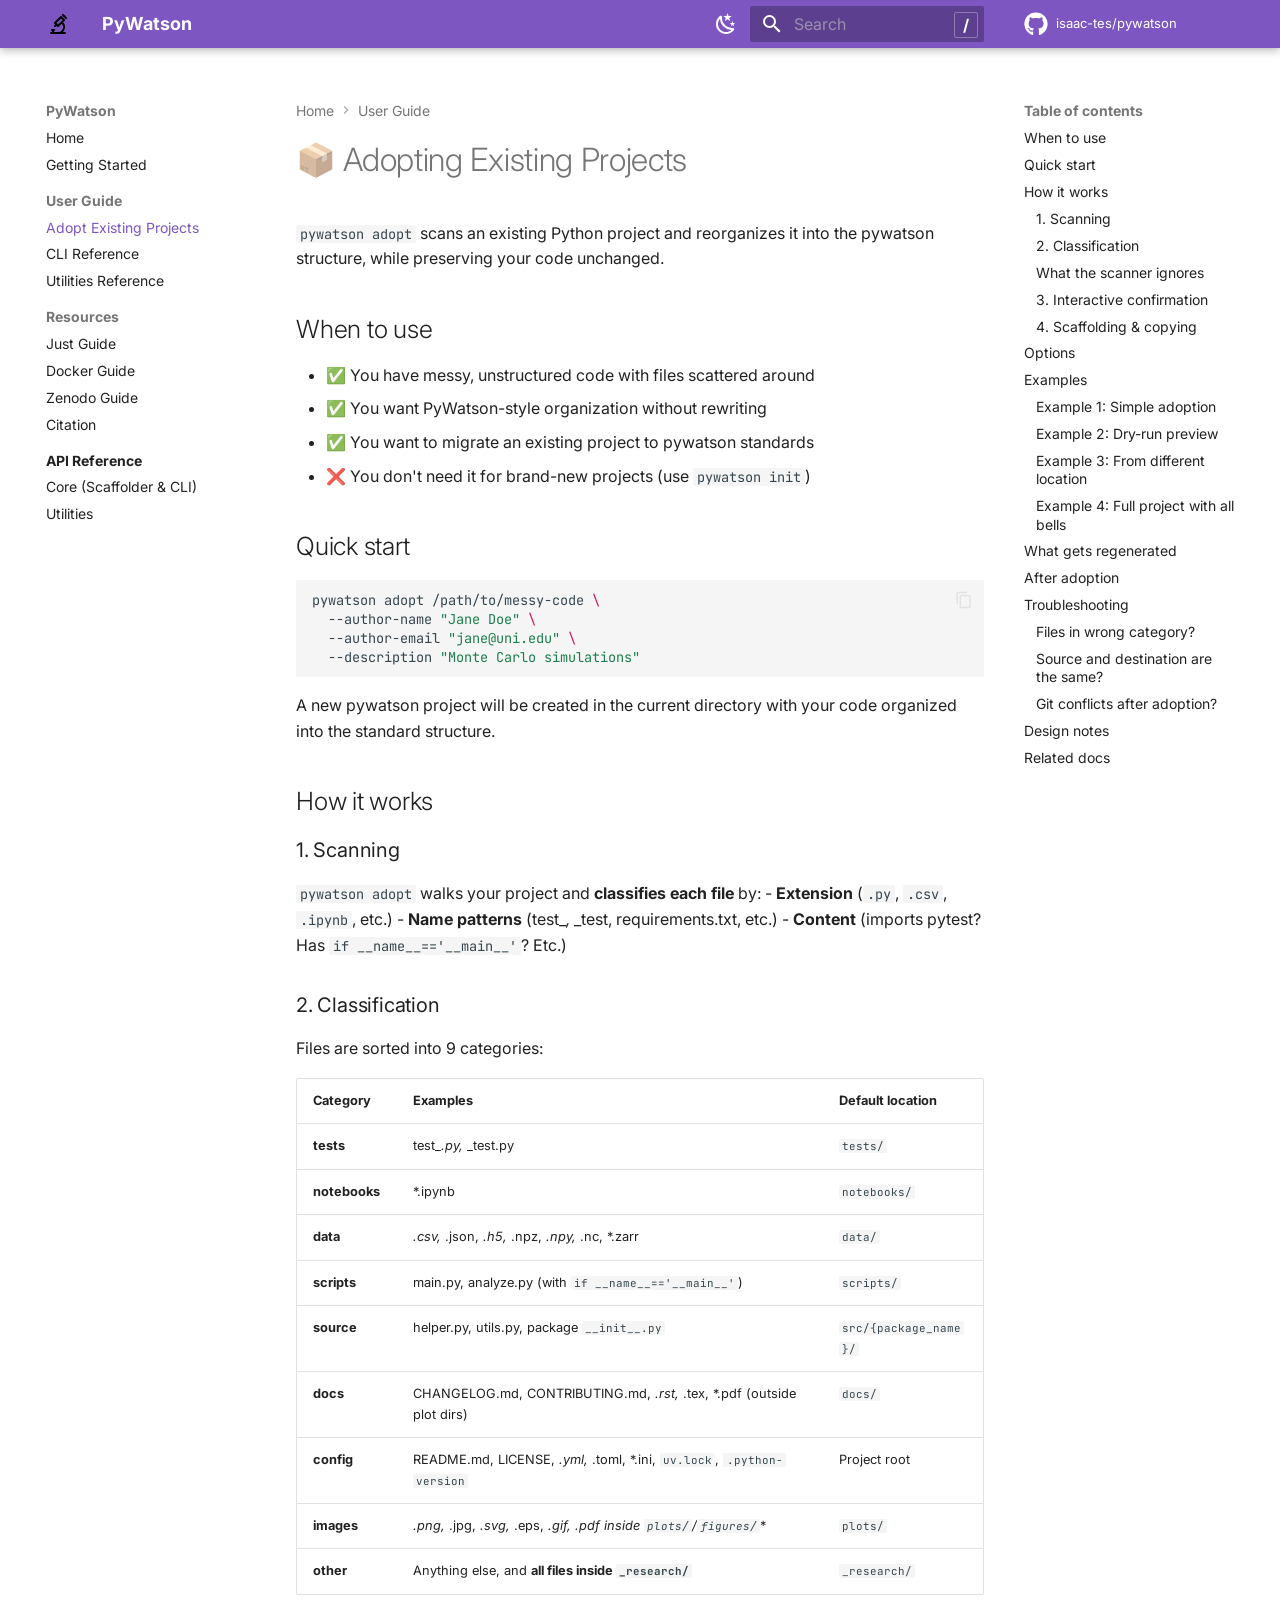
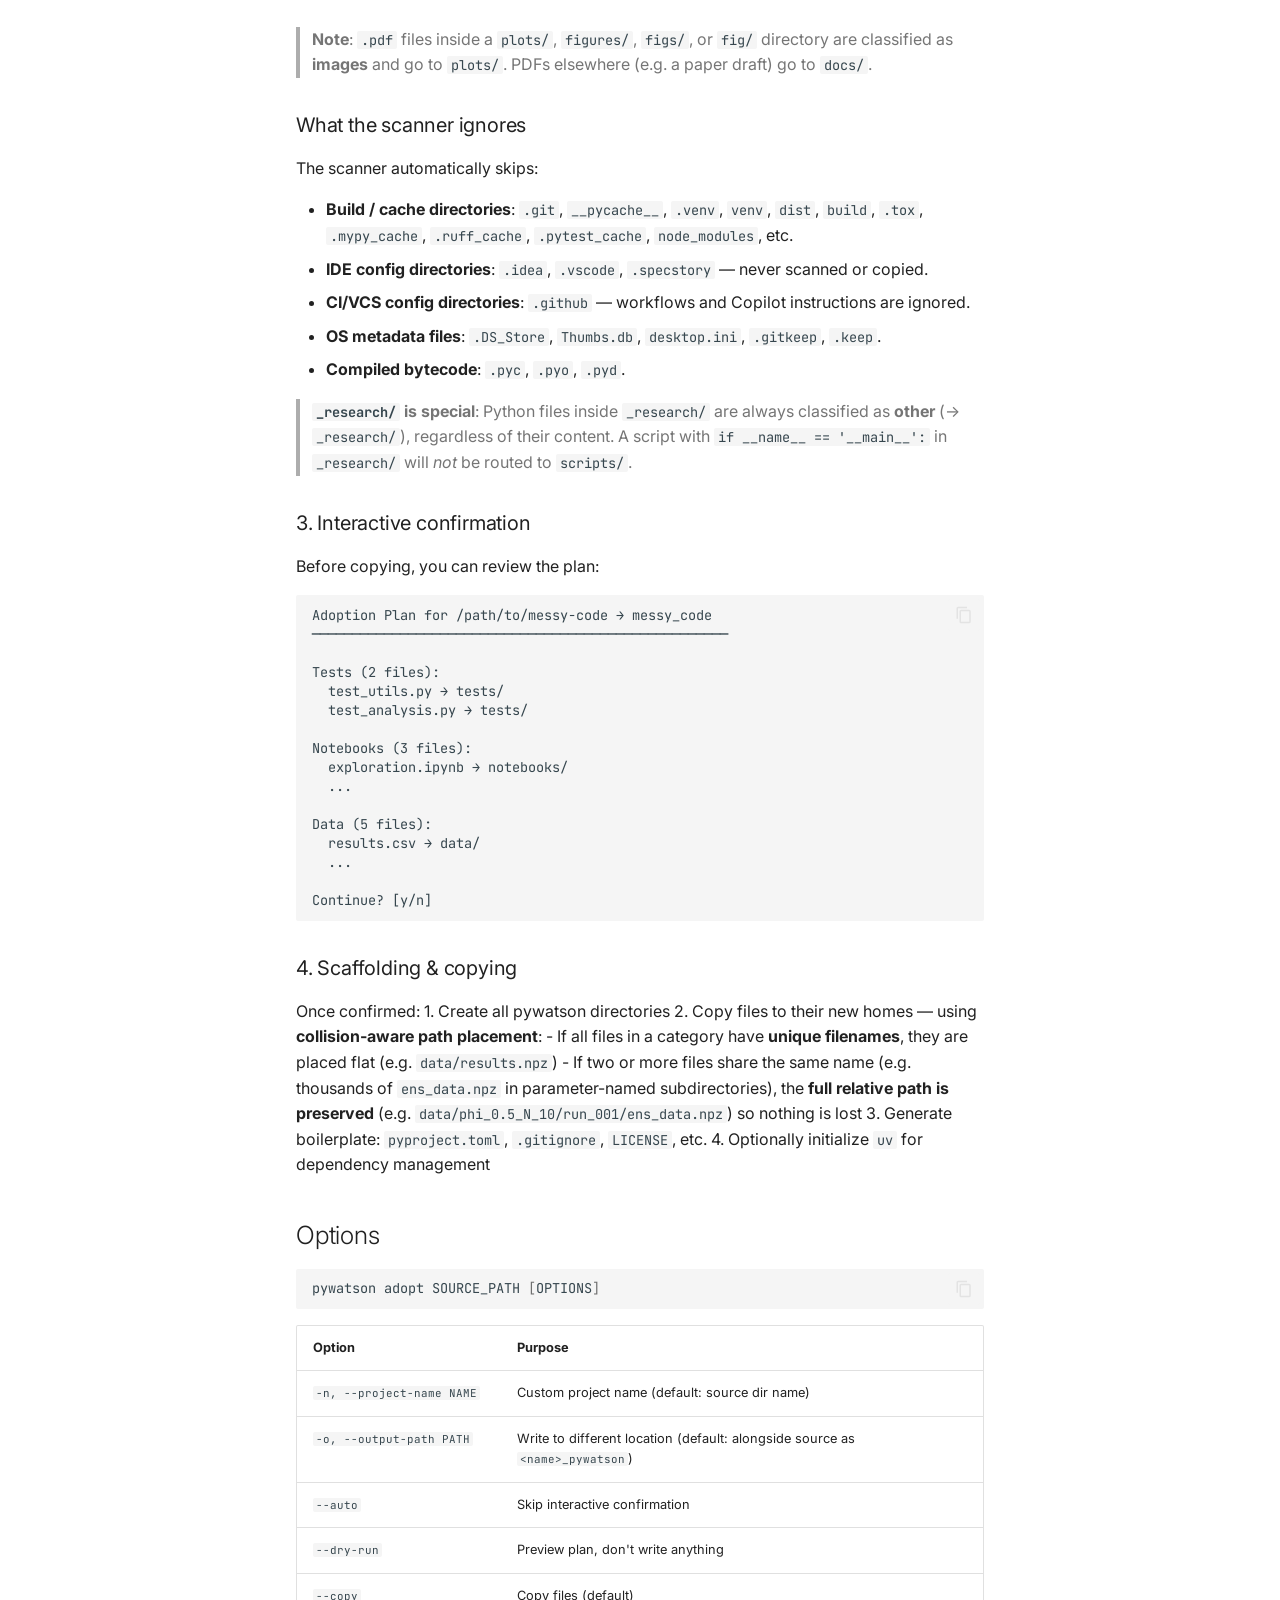
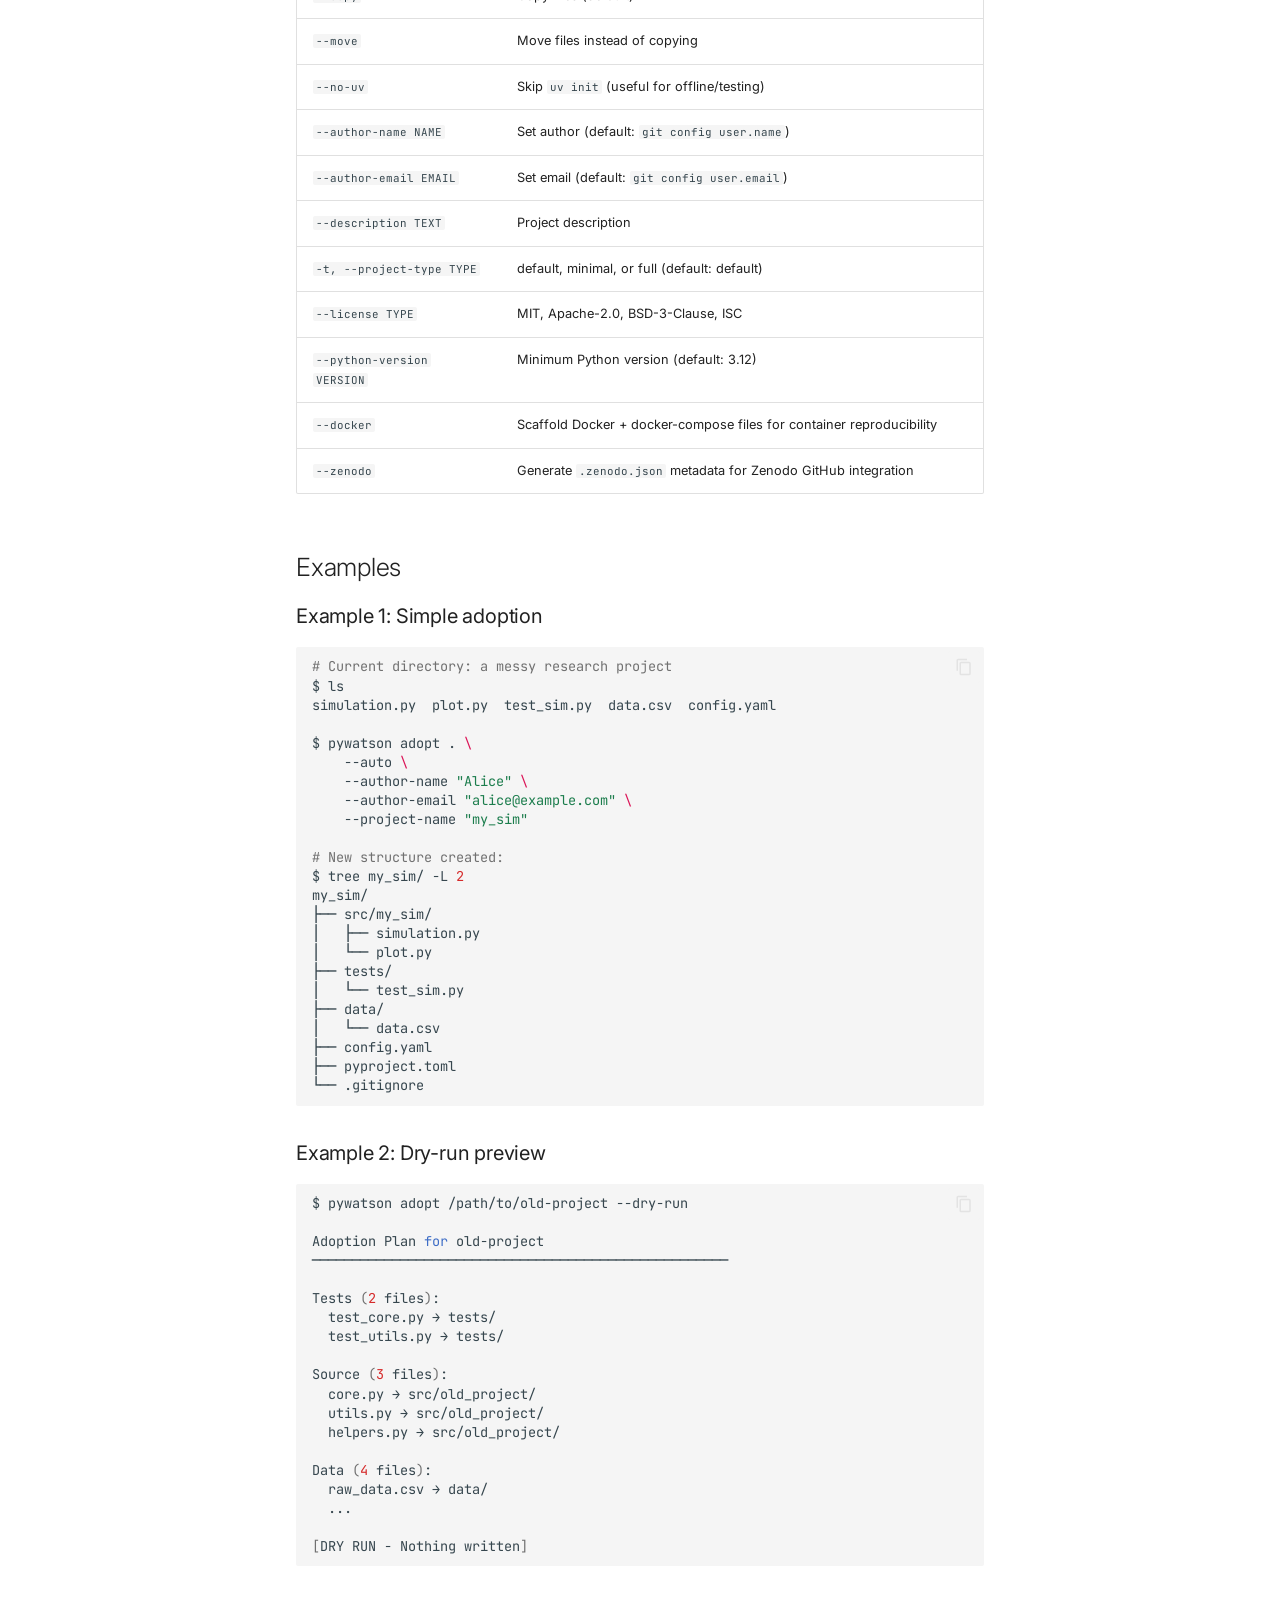
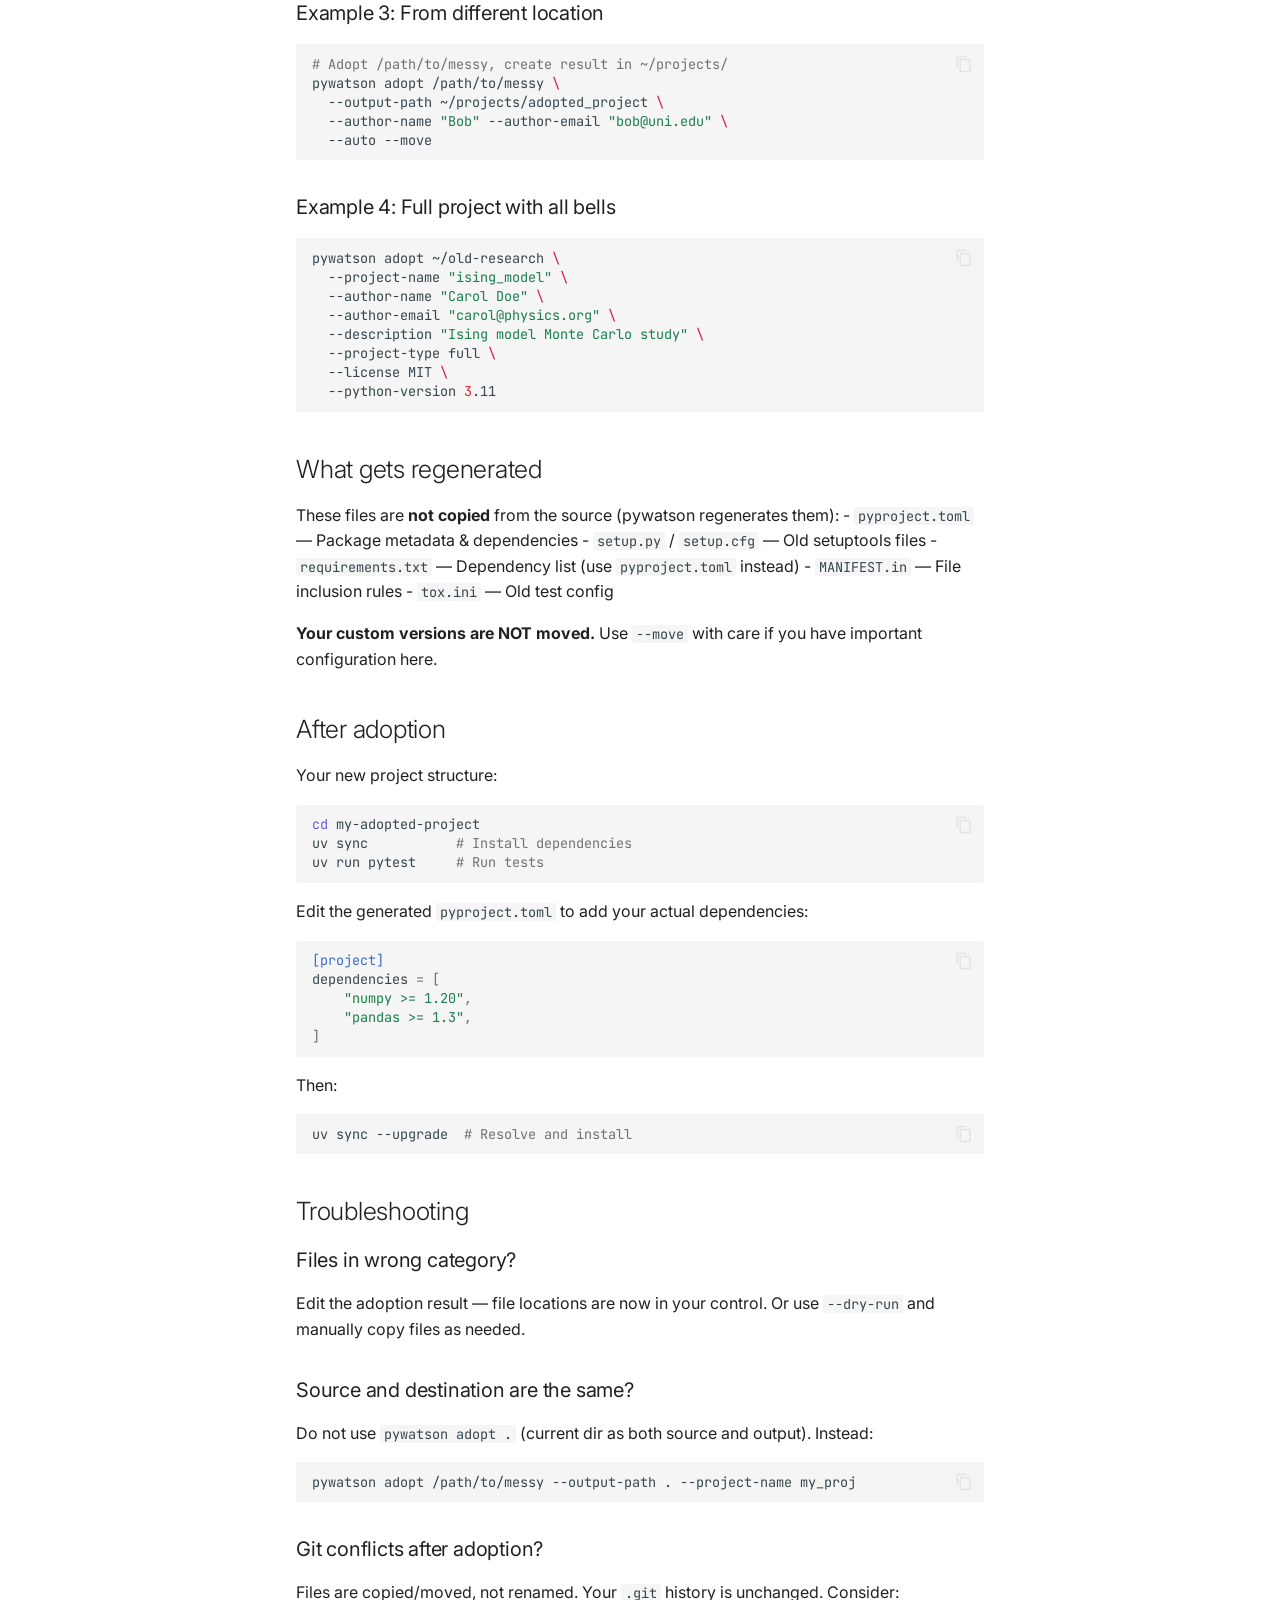
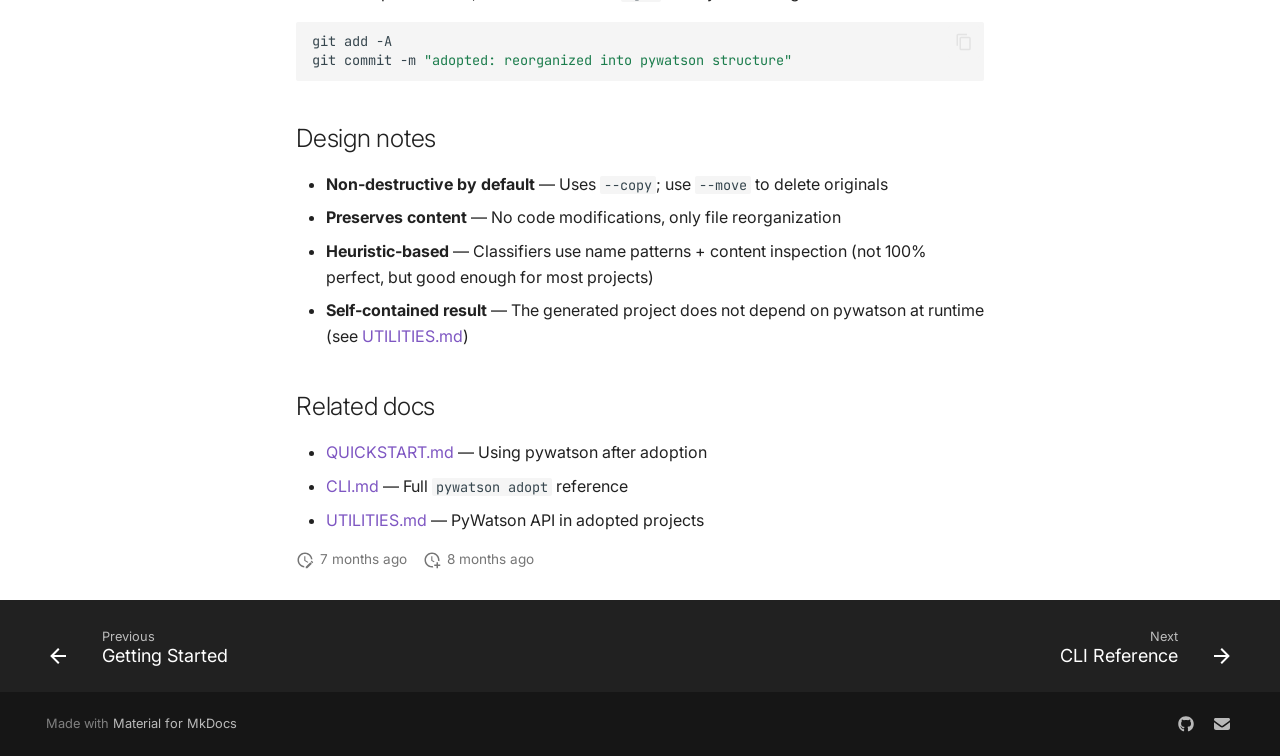
<file: ADOPT_GUIDE/index.html>
<!doctype html>
<html lang="en" class="no-js">
  <head>
    
      <meta charset="utf-8">
      <meta name="viewport" content="width=device-width,initial-scale=1">
      
        <meta name="description" content="A Python scientific project management tool — scaffold reproducible research projects with modern Python tooling.">
      
      
        <meta name="author" content="Isaac Tesfaye">
      
      
        <link rel="canonical" href="https://isaac-tes.github.io/pywatson/ADOPT_GUIDE/">
      
      
        <link rel="prev" href="../QUICKSTART/">
      
      
        <link rel="next" href="../CLI/">
      
      
        
      
      
      <link rel="icon" href="../assets/logo.svg">
      <meta name="generator" content="mkdocs-1.6.1, mkdocs-material-9.7.7">
    
    
      
        <title>Adopt Existing Projects - PyWatson</title>
      
    
    
      <link rel="stylesheet" href="../assets/stylesheets/main.ec1eaa64.min.css">
      
        
        <link rel="stylesheet" href="../assets/stylesheets/palette.ab4e12ef.min.css">
      
      


    
    
      
    
    
      
        
        
        <link rel="preconnect" href="https://fonts.gstatic.com" crossorigin>
        <link rel="stylesheet" href="https://fonts.googleapis.com/css?family=Inter:300,300i,400,400i,700,700i%7CJetBrains+Mono:400,400i,700,700i&display=fallback">
        <style>:root{--md-text-font:"Inter";--md-code-font:"JetBrains Mono"}</style>
      
    
    
      <link rel="stylesheet" href="../assets/_mkdocstrings.css">
    
      <link rel="stylesheet" href="../css/timeago.css">
    
      <link rel="stylesheet" href="../stylesheets/extra.css">
    
    <script>__md_scope=new URL("..",location),__md_hash=e=>[...e].reduce(((e,_)=>(e<<5)-e+_.charCodeAt(0)),0),__md_get=(e,_=localStorage,t=__md_scope)=>JSON.parse(_.getItem(t.pathname+"."+e)),__md_set=(e,_,t=localStorage,a=__md_scope)=>{try{t.setItem(a.pathname+"."+e,JSON.stringify(_))}catch(e){}}</script>
    
      

    
    
  </head>
  
  
    
    
      
    
    
    
    
    <body dir="ltr" data-md-color-scheme="default" data-md-color-primary="deep-purple" data-md-color-accent="teal">
  
    
    <input class="md-toggle" data-md-toggle="drawer" type="checkbox" id="__drawer" autocomplete="off">
    <input class="md-toggle" data-md-toggle="search" type="checkbox" id="__search" autocomplete="off">
    <label class="md-overlay" for="__drawer"></label>
    <div data-md-component="skip">
      
        
        <a href="#adopting-existing-projects" class="md-skip">
          Skip to content
        </a>
      
    </div>
    <div data-md-component="announce">
      
    </div>
    
    
      

  

<header class="md-header md-header--shadow" data-md-component="header">
  <nav class="md-header__inner md-grid" aria-label="Header">
    <a href=".." title="PyWatson" class="md-header__button md-logo" aria-label="PyWatson" data-md-component="logo">
      
  <img src="../assets/logo.svg" alt="logo">

    </a>
    <label class="md-header__button md-icon" for="__drawer">
      
      <svg xmlns="http://www.w3.org/2000/svg" viewBox="0 0 24 24"><path d="M3 6h18v2H3zm0 5h18v2H3zm0 5h18v2H3z"/></svg>
    </label>
    <div class="md-header__title" data-md-component="header-title">
      <div class="md-header__ellipsis">
        <div class="md-header__topic">
          <span class="md-ellipsis">
            PyWatson
          </span>
        </div>
        <div class="md-header__topic" data-md-component="header-topic">
          <span class="md-ellipsis">
            
              Adopt Existing Projects
            
          </span>
        </div>
      </div>
    </div>
    
      
        <form class="md-header__option" data-md-component="palette">
  
    
    
    
    <input class="md-option" data-md-color-media="" data-md-color-scheme="default" data-md-color-primary="deep-purple" data-md-color-accent="teal"  aria-label="Switch to dark mode"  type="radio" name="__palette" id="__palette_0">
    
      <label class="md-header__button md-icon" title="Switch to dark mode" for="__palette_1" hidden>
        <svg xmlns="http://www.w3.org/2000/svg" viewBox="0 0 24 24"><path d="m17.75 4.09-2.53 1.94.91 3.06-2.63-1.81-2.63 1.81.91-3.06-2.53-1.94L12.44 4l1.06-3 1.06 3zm3.5 6.91-1.64 1.25.59 1.98-1.7-1.17-1.7 1.17.59-1.98L15.75 11l2.06-.05L18.5 9l.69 1.95zm-2.28 4.95c.83-.08 1.72 1.1 1.19 1.85-.32.45-.66.87-1.08 1.27C15.17 23 8.84 23 4.94 19.07c-3.91-3.9-3.91-10.24 0-14.14.4-.4.82-.76 1.27-1.08.75-.53 1.93.36 1.85 1.19-.27 2.86.69 5.83 2.89 8.02a9.96 9.96 0 0 0 8.02 2.89m-1.64 2.02a12.08 12.08 0 0 1-7.8-3.47c-2.17-2.19-3.33-5-3.49-7.82-2.81 3.14-2.7 7.96.31 10.98 3.02 3.01 7.84 3.12 10.98.31"/></svg>
      </label>
    
  
    
    
    
    <input class="md-option" data-md-color-media="" data-md-color-scheme="slate" data-md-color-primary="deep-purple" data-md-color-accent="teal"  aria-label="Switch to light mode"  type="radio" name="__palette" id="__palette_1">
    
      <label class="md-header__button md-icon" title="Switch to light mode" for="__palette_0" hidden>
        <svg xmlns="http://www.w3.org/2000/svg" viewBox="0 0 24 24"><path d="M12 7a5 5 0 0 1 5 5 5 5 0 0 1-5 5 5 5 0 0 1-5-5 5 5 0 0 1 5-5m0 2a3 3 0 0 0-3 3 3 3 0 0 0 3 3 3 3 0 0 0 3-3 3 3 0 0 0-3-3m0-7 2.39 3.42C13.65 5.15 12.84 5 12 5s-1.65.15-2.39.42zM3.34 7l4.16-.35A7.2 7.2 0 0 0 5.94 8.5c-.44.74-.69 1.5-.83 2.29zm.02 10 1.76-3.77a7.131 7.131 0 0 0 2.38 4.14zM20.65 7l-1.77 3.79a7.02 7.02 0 0 0-2.38-4.15zm-.01 10-4.14.36c.59-.51 1.12-1.14 1.54-1.86.42-.73.69-1.5.83-2.29zM12 22l-2.41-3.44c.74.27 1.55.44 2.41.44.82 0 1.63-.17 2.37-.44z"/></svg>
      </label>
    
  
</form>
      
    
    
      <script>var palette=__md_get("__palette");if(palette&&palette.color){if("(prefers-color-scheme)"===palette.color.media){var media=matchMedia("(prefers-color-scheme: light)"),input=document.querySelector(media.matches?"[data-md-color-media='(prefers-color-scheme: light)']":"[data-md-color-media='(prefers-color-scheme: dark)']");palette.color.media=input.getAttribute("data-md-color-media"),palette.color.scheme=input.getAttribute("data-md-color-scheme"),palette.color.primary=input.getAttribute("data-md-color-primary"),palette.color.accent=input.getAttribute("data-md-color-accent")}for(var[key,value]of Object.entries(palette.color))document.body.setAttribute("data-md-color-"+key,value)}</script>
    
    
    
      
      
        <label class="md-header__button md-icon" for="__search">
          
          <svg xmlns="http://www.w3.org/2000/svg" viewBox="0 0 24 24"><path d="M9.5 3A6.5 6.5 0 0 1 16 9.5c0 1.61-.59 3.09-1.56 4.23l.27.27h.79l5 5-1.5 1.5-5-5v-.79l-.27-.27A6.52 6.52 0 0 1 9.5 16 6.5 6.5 0 0 1 3 9.5 6.5 6.5 0 0 1 9.5 3m0 2C7 5 5 7 5 9.5S7 14 9.5 14 14 12 14 9.5 12 5 9.5 5"/></svg>
        </label>
        <div class="md-search" data-md-component="search" role="dialog">
  <label class="md-search__overlay" for="__search"></label>
  <div class="md-search__inner" role="search">
    <form class="md-search__form" name="search">
      <input type="text" class="md-search__input" name="query" aria-label="Search" placeholder="Search" autocapitalize="off" autocorrect="off" autocomplete="off" spellcheck="false" data-md-component="search-query" required>
      <label class="md-search__icon md-icon" for="__search">
        
        <svg xmlns="http://www.w3.org/2000/svg" viewBox="0 0 24 24"><path d="M9.5 3A6.5 6.5 0 0 1 16 9.5c0 1.61-.59 3.09-1.56 4.23l.27.27h.79l5 5-1.5 1.5-5-5v-.79l-.27-.27A6.52 6.52 0 0 1 9.5 16 6.5 6.5 0 0 1 3 9.5 6.5 6.5 0 0 1 9.5 3m0 2C7 5 5 7 5 9.5S7 14 9.5 14 14 12 14 9.5 12 5 9.5 5"/></svg>
        
        <svg xmlns="http://www.w3.org/2000/svg" viewBox="0 0 24 24"><path d="M20 11v2H8l5.5 5.5-1.42 1.42L4.16 12l7.92-7.92L13.5 5.5 8 11z"/></svg>
      </label>
      <nav class="md-search__options" aria-label="Search">
        
          <a href="javascript:void(0)" class="md-search__icon md-icon" title="Share" aria-label="Share" data-clipboard data-clipboard-text="" data-md-component="search-share" tabindex="-1">
            
            <svg xmlns="http://www.w3.org/2000/svg" viewBox="0 0 24 24"><path d="M18 16.08c-.76 0-1.44.3-1.96.77L8.91 12.7c.05-.23.09-.46.09-.7s-.04-.47-.09-.7l7.05-4.11c.54.5 1.25.81 2.04.81a3 3 0 0 0 3-3 3 3 0 0 0-3-3 3 3 0 0 0-3 3c0 .24.04.47.09.7L8.04 9.81C7.5 9.31 6.79 9 6 9a3 3 0 0 0-3 3 3 3 0 0 0 3 3c.79 0 1.5-.31 2.04-.81l7.12 4.15c-.05.21-.08.43-.08.66 0 1.61 1.31 2.91 2.92 2.91s2.92-1.3 2.92-2.91A2.92 2.92 0 0 0 18 16.08"/></svg>
          </a>
        
        <button type="reset" class="md-search__icon md-icon" title="Clear" aria-label="Clear" tabindex="-1">
          
          <svg xmlns="http://www.w3.org/2000/svg" viewBox="0 0 24 24"><path d="M19 6.41 17.59 5 12 10.59 6.41 5 5 6.41 10.59 12 5 17.59 6.41 19 12 13.41 17.59 19 19 17.59 13.41 12z"/></svg>
        </button>
      </nav>
      
        <div class="md-search__suggest" data-md-component="search-suggest"></div>
      
    </form>
    <div class="md-search__output">
      <div class="md-search__scrollwrap" tabindex="0" data-md-scrollfix>
        <div class="md-search-result" data-md-component="search-result">
          <div class="md-search-result__meta">
            Initializing search
          </div>
          <ol class="md-search-result__list" role="presentation"></ol>
        </div>
      </div>
    </div>
  </div>
</div>
      
    
    
      <div class="md-header__source">
        <a href="https://github.com/isaac-tes/pywatson" title="Go to repository" class="md-source" data-md-component="source">
  <div class="md-source__icon md-icon">
    
    <svg xmlns="http://www.w3.org/2000/svg" viewBox="0 0 512 512"><!--! Font Awesome Free 7.1.0 by @fontawesome - https://fontawesome.com License - https://fontawesome.com/license/free (Icons: CC BY 4.0, Fonts: SIL OFL 1.1, Code: MIT License) Copyright 2025 Fonticons, Inc.--><path d="M173.9 397.4c0 2-2.3 3.6-5.2 3.6-3.3.3-5.6-1.3-5.6-3.6 0-2 2.3-3.6 5.2-3.6 3-.3 5.6 1.3 5.6 3.6m-31.1-4.5c-.7 2 1.3 4.3 4.3 4.9 2.6 1 5.6 0 6.2-2s-1.3-4.3-4.3-5.2c-2.6-.7-5.5.3-6.2 2.3m44.2-1.7c-2.9.7-4.9 2.6-4.6 4.9.3 2 2.9 3.3 5.9 2.6 2.9-.7 4.9-2.6 4.6-4.6-.3-1.9-3-3.2-5.9-2.9M252.8 8C114.1 8 8 113.3 8 252c0 110.9 69.8 205.8 169.5 239.2 12.8 2.3 17.3-5.6 17.3-12.1 0-6.2-.3-40.4-.3-61.4 0 0-70 15-84.7-29.8 0 0-11.4-29.1-27.8-36.6 0 0-22.9-15.7 1.6-15.4 0 0 24.9 2 38.6 25.8 21.9 38.6 58.6 27.5 72.9 20.9 2.3-16 8.8-27.1 16-33.7-55.9-6.2-112.3-14.3-112.3-110.5 0-27.5 7.6-41.3 23.6-58.9-2.6-6.5-11.1-33.3 2.6-67.9 20.9-6.5 69 27 69 27 20-5.6 41.5-8.5 62.8-8.5s42.8 2.9 62.8 8.5c0 0 48.1-33.6 69-27 13.7 34.7 5.2 61.4 2.6 67.9 16 17.7 25.8 31.5 25.8 58.9 0 96.5-58.9 104.2-114.8 110.5 9.2 7.9 17 22.9 17 46.4 0 33.7-.3 75.4-.3 83.6 0 6.5 4.6 14.4 17.3 12.1C436.2 457.8 504 362.9 504 252 504 113.3 391.5 8 252.8 8M105.2 352.9c-1.3 1-1 3.3.7 5.2 1.6 1.6 3.9 2.3 5.2 1 1.3-1 1-3.3-.7-5.2-1.6-1.6-3.9-2.3-5.2-1m-10.8-8.1c-.7 1.3.3 2.9 2.3 3.9 1.6 1 3.6.7 4.3-.7.7-1.3-.3-2.9-2.3-3.9-2-.6-3.6-.3-4.3.7m32.4 35.6c-1.6 1.3-1 4.3 1.3 6.2 2.3 2.3 5.2 2.6 6.5 1 1.3-1.3.7-4.3-1.3-6.2-2.2-2.3-5.2-2.6-6.5-1m-11.4-14.7c-1.6 1-1.6 3.6 0 5.9s4.3 3.3 5.6 2.3c1.6-1.3 1.6-3.9 0-6.2-1.4-2.3-4-3.3-5.6-2"/></svg>
  </div>
  <div class="md-source__repository">
    isaac-tes/pywatson
  </div>
</a>
      </div>
    
  </nav>
  
</header>
    
    <div class="md-container" data-md-component="container">
      
      
        
          
        
      
      <main class="md-main" data-md-component="main">
        <div class="md-main__inner md-grid">
          
            
              
              <div class="md-sidebar md-sidebar--primary" data-md-component="sidebar" data-md-type="navigation" >
                <div class="md-sidebar__scrollwrap">
                  <div class="md-sidebar__inner">
                    



<nav class="md-nav md-nav--primary" aria-label="Navigation" data-md-level="0">
  <label class="md-nav__title" for="__drawer">
    <a href=".." title="PyWatson" class="md-nav__button md-logo" aria-label="PyWatson" data-md-component="logo">
      
  <img src="../assets/logo.svg" alt="logo">

    </a>
    PyWatson
  </label>
  
    <div class="md-nav__source">
      <a href="https://github.com/isaac-tes/pywatson" title="Go to repository" class="md-source" data-md-component="source">
  <div class="md-source__icon md-icon">
    
    <svg xmlns="http://www.w3.org/2000/svg" viewBox="0 0 512 512"><!--! Font Awesome Free 7.1.0 by @fontawesome - https://fontawesome.com License - https://fontawesome.com/license/free (Icons: CC BY 4.0, Fonts: SIL OFL 1.1, Code: MIT License) Copyright 2025 Fonticons, Inc.--><path d="M173.9 397.4c0 2-2.3 3.6-5.2 3.6-3.3.3-5.6-1.3-5.6-3.6 0-2 2.3-3.6 5.2-3.6 3-.3 5.6 1.3 5.6 3.6m-31.1-4.5c-.7 2 1.3 4.3 4.3 4.9 2.6 1 5.6 0 6.2-2s-1.3-4.3-4.3-5.2c-2.6-.7-5.5.3-6.2 2.3m44.2-1.7c-2.9.7-4.9 2.6-4.6 4.9.3 2 2.9 3.3 5.9 2.6 2.9-.7 4.9-2.6 4.6-4.6-.3-1.9-3-3.2-5.9-2.9M252.8 8C114.1 8 8 113.3 8 252c0 110.9 69.8 205.8 169.5 239.2 12.8 2.3 17.3-5.6 17.3-12.1 0-6.2-.3-40.4-.3-61.4 0 0-70 15-84.7-29.8 0 0-11.4-29.1-27.8-36.6 0 0-22.9-15.7 1.6-15.4 0 0 24.9 2 38.6 25.8 21.9 38.6 58.6 27.5 72.9 20.9 2.3-16 8.8-27.1 16-33.7-55.9-6.2-112.3-14.3-112.3-110.5 0-27.5 7.6-41.3 23.6-58.9-2.6-6.5-11.1-33.3 2.6-67.9 20.9-6.5 69 27 69 27 20-5.6 41.5-8.5 62.8-8.5s42.8 2.9 62.8 8.5c0 0 48.1-33.6 69-27 13.7 34.7 5.2 61.4 2.6 67.9 16 17.7 25.8 31.5 25.8 58.9 0 96.5-58.9 104.2-114.8 110.5 9.2 7.9 17 22.9 17 46.4 0 33.7-.3 75.4-.3 83.6 0 6.5 4.6 14.4 17.3 12.1C436.2 457.8 504 362.9 504 252 504 113.3 391.5 8 252.8 8M105.2 352.9c-1.3 1-1 3.3.7 5.2 1.6 1.6 3.9 2.3 5.2 1 1.3-1 1-3.3-.7-5.2-1.6-1.6-3.9-2.3-5.2-1m-10.8-8.1c-.7 1.3.3 2.9 2.3 3.9 1.6 1 3.6.7 4.3-.7.7-1.3-.3-2.9-2.3-3.9-2-.6-3.6-.3-4.3.7m32.4 35.6c-1.6 1.3-1 4.3 1.3 6.2 2.3 2.3 5.2 2.6 6.5 1 1.3-1.3.7-4.3-1.3-6.2-2.2-2.3-5.2-2.6-6.5-1m-11.4-14.7c-1.6 1-1.6 3.6 0 5.9s4.3 3.3 5.6 2.3c1.6-1.3 1.6-3.9 0-6.2-1.4-2.3-4-3.3-5.6-2"/></svg>
  </div>
  <div class="md-source__repository">
    isaac-tes/pywatson
  </div>
</a>
    </div>
  
  <ul class="md-nav__list" data-md-scrollfix>
    
      
      
  
  
  
  
    <li class="md-nav__item">
      <a href=".." class="md-nav__link">
        
  
  
  <span class="md-ellipsis">
    
  
    Home
  

    
  </span>
  
  

      </a>
    </li>
  

    
      
      
  
  
  
  
    <li class="md-nav__item">
      <a href="../QUICKSTART/" class="md-nav__link">
        
  
  
  <span class="md-ellipsis">
    
  
    Getting Started
  

    
  </span>
  
  

      </a>
    </li>
  

    
      
      
  
  
    
  
  
  
    
    
      
        
      
        
      
        
      
    
    
    
      
        
        
      
    
    
    <li class="md-nav__item md-nav__item--active md-nav__item--section md-nav__item--nested">
      
        
        
        <input class="md-nav__toggle md-toggle " type="checkbox" id="__nav_3" checked>
        
          
          <label class="md-nav__link" for="__nav_3" id="__nav_3_label" tabindex="">
            
  
  
  <span class="md-ellipsis">
    
  
    User Guide
  

    
  </span>
  
  

            <span class="md-nav__icon md-icon"></span>
          </label>
        
        <nav class="md-nav" data-md-level="1" aria-labelledby="__nav_3_label" aria-expanded="true">
          <label class="md-nav__title" for="__nav_3">
            <span class="md-nav__icon md-icon"></span>
            
  
    User Guide
  

          </label>
          <ul class="md-nav__list" data-md-scrollfix>
            
              
                
  
  
    
  
  
  
    <li class="md-nav__item md-nav__item--active">
      
      <input class="md-nav__toggle md-toggle" type="checkbox" id="__toc">
      
      
        
      
      
        <label class="md-nav__link md-nav__link--active" for="__toc">
          
  
  
  <span class="md-ellipsis">
    
  
    Adopt Existing Projects
  

    
  </span>
  
  

          <span class="md-nav__icon md-icon"></span>
        </label>
      
      <a href="./" class="md-nav__link md-nav__link--active">
        
  
  
  <span class="md-ellipsis">
    
  
    Adopt Existing Projects
  

    
  </span>
  
  

      </a>
      
        

<nav class="md-nav md-nav--secondary" aria-label="Table of contents">
  
  
  
    
  
  
    <label class="md-nav__title" for="__toc">
      <span class="md-nav__icon md-icon"></span>
      Table of contents
    </label>
    <ul class="md-nav__list" data-md-component="toc" data-md-scrollfix>
      
        <li class="md-nav__item">
  <a href="#when-to-use" class="md-nav__link">
    <span class="md-ellipsis">
      
        When to use
      
    </span>
  </a>
  
</li>
      
        <li class="md-nav__item">
  <a href="#quick-start" class="md-nav__link">
    <span class="md-ellipsis">
      
        Quick start
      
    </span>
  </a>
  
</li>
      
        <li class="md-nav__item">
  <a href="#how-it-works" class="md-nav__link">
    <span class="md-ellipsis">
      
        How it works
      
    </span>
  </a>
  
    <nav class="md-nav" aria-label="How it works">
      <ul class="md-nav__list">
        
          <li class="md-nav__item">
  <a href="#1-scanning" class="md-nav__link">
    <span class="md-ellipsis">
      
        1. Scanning
      
    </span>
  </a>
  
</li>
        
          <li class="md-nav__item">
  <a href="#2-classification" class="md-nav__link">
    <span class="md-ellipsis">
      
        2. Classification
      
    </span>
  </a>
  
</li>
        
          <li class="md-nav__item">
  <a href="#what-the-scanner-ignores" class="md-nav__link">
    <span class="md-ellipsis">
      
        What the scanner ignores
      
    </span>
  </a>
  
</li>
        
          <li class="md-nav__item">
  <a href="#3-interactive-confirmation" class="md-nav__link">
    <span class="md-ellipsis">
      
        3. Interactive confirmation
      
    </span>
  </a>
  
</li>
        
          <li class="md-nav__item">
  <a href="#4-scaffolding-copying" class="md-nav__link">
    <span class="md-ellipsis">
      
        4. Scaffolding &amp; copying
      
    </span>
  </a>
  
</li>
        
      </ul>
    </nav>
  
</li>
      
        <li class="md-nav__item">
  <a href="#options" class="md-nav__link">
    <span class="md-ellipsis">
      
        Options
      
    </span>
  </a>
  
</li>
      
        <li class="md-nav__item">
  <a href="#examples" class="md-nav__link">
    <span class="md-ellipsis">
      
        Examples
      
    </span>
  </a>
  
    <nav class="md-nav" aria-label="Examples">
      <ul class="md-nav__list">
        
          <li class="md-nav__item">
  <a href="#example-1-simple-adoption" class="md-nav__link">
    <span class="md-ellipsis">
      
        Example 1: Simple adoption
      
    </span>
  </a>
  
</li>
        
          <li class="md-nav__item">
  <a href="#example-2-dry-run-preview" class="md-nav__link">
    <span class="md-ellipsis">
      
        Example 2: Dry-run preview
      
    </span>
  </a>
  
</li>
        
          <li class="md-nav__item">
  <a href="#example-3-from-different-location" class="md-nav__link">
    <span class="md-ellipsis">
      
        Example 3: From different location
      
    </span>
  </a>
  
</li>
        
          <li class="md-nav__item">
  <a href="#example-4-full-project-with-all-bells" class="md-nav__link">
    <span class="md-ellipsis">
      
        Example 4: Full project with all bells
      
    </span>
  </a>
  
</li>
        
      </ul>
    </nav>
  
</li>
      
        <li class="md-nav__item">
  <a href="#what-gets-regenerated" class="md-nav__link">
    <span class="md-ellipsis">
      
        What gets regenerated
      
    </span>
  </a>
  
</li>
      
        <li class="md-nav__item">
  <a href="#after-adoption" class="md-nav__link">
    <span class="md-ellipsis">
      
        After adoption
      
    </span>
  </a>
  
</li>
      
        <li class="md-nav__item">
  <a href="#troubleshooting" class="md-nav__link">
    <span class="md-ellipsis">
      
        Troubleshooting
      
    </span>
  </a>
  
    <nav class="md-nav" aria-label="Troubleshooting">
      <ul class="md-nav__list">
        
          <li class="md-nav__item">
  <a href="#files-in-wrong-category" class="md-nav__link">
    <span class="md-ellipsis">
      
        Files in wrong category?
      
    </span>
  </a>
  
</li>
        
          <li class="md-nav__item">
  <a href="#source-and-destination-are-the-same" class="md-nav__link">
    <span class="md-ellipsis">
      
        Source and destination are the same?
      
    </span>
  </a>
  
</li>
        
          <li class="md-nav__item">
  <a href="#git-conflicts-after-adoption" class="md-nav__link">
    <span class="md-ellipsis">
      
        Git conflicts after adoption?
      
    </span>
  </a>
  
</li>
        
      </ul>
    </nav>
  
</li>
      
        <li class="md-nav__item">
  <a href="#design-notes" class="md-nav__link">
    <span class="md-ellipsis">
      
        Design notes
      
    </span>
  </a>
  
</li>
      
        <li class="md-nav__item">
  <a href="#related-docs" class="md-nav__link">
    <span class="md-ellipsis">
      
        Related docs
      
    </span>
  </a>
  
</li>
      
    </ul>
  
</nav>
      
    </li>
  

              
            
              
                
  
  
  
  
    <li class="md-nav__item">
      <a href="../CLI/" class="md-nav__link">
        
  
  
  <span class="md-ellipsis">
    
  
    CLI Reference
  

    
  </span>
  
  

      </a>
    </li>
  

              
            
              
                
  
  
  
  
    <li class="md-nav__item">
      <a href="../UTILITIES/" class="md-nav__link">
        
  
  
  <span class="md-ellipsis">
    
  
    Utilities Reference
  

    
  </span>
  
  

      </a>
    </li>
  

              
            
          </ul>
        </nav>
      
    </li>
  

    
      
      
  
  
  
  
    
    
      
        
      
        
      
        
      
        
      
    
    
    
      
        
        
      
    
    
    <li class="md-nav__item md-nav__item--section md-nav__item--nested">
      
        
        
        <input class="md-nav__toggle md-toggle " type="checkbox" id="__nav_4" >
        
          
          <label class="md-nav__link" for="__nav_4" id="__nav_4_label" tabindex="">
            
  
  
  <span class="md-ellipsis">
    
  
    Resources
  

    
  </span>
  
  

            <span class="md-nav__icon md-icon"></span>
          </label>
        
        <nav class="md-nav" data-md-level="1" aria-labelledby="__nav_4_label" aria-expanded="false">
          <label class="md-nav__title" for="__nav_4">
            <span class="md-nav__icon md-icon"></span>
            
  
    Resources
  

          </label>
          <ul class="md-nav__list" data-md-scrollfix>
            
              
                
  
  
  
  
    <li class="md-nav__item">
      <a href="../JUST_GUIDE/" class="md-nav__link">
        
  
  
  <span class="md-ellipsis">
    
  
    Just Guide
  

    
  </span>
  
  

      </a>
    </li>
  

              
            
              
                
  
  
  
  
    <li class="md-nav__item">
      <a href="../DOCKER_GUIDE/" class="md-nav__link">
        
  
  
  <span class="md-ellipsis">
    
  
    Docker Guide
  

    
  </span>
  
  

      </a>
    </li>
  

              
            
              
                
  
  
  
  
    <li class="md-nav__item">
      <a href="../ZENODO/" class="md-nav__link">
        
  
  
  <span class="md-ellipsis">
    
  
    Zenodo Guide
  

    
  </span>
  
  

      </a>
    </li>
  

              
            
              
                
  
  
  
  
    <li class="md-nav__item">
      <a href="../citation/" class="md-nav__link">
        
  
  
  <span class="md-ellipsis">
    
  
    Citation
  

    
  </span>
  
  

      </a>
    </li>
  

              
            
          </ul>
        </nav>
      
    </li>
  

    
      
      
  
  
  
  
    
    
      
        
          
        
      
        
      
        
      
    
    
    
      
        
        
      
    
    
    <li class="md-nav__item md-nav__item--section md-nav__item--nested">
      
        
        
        <input class="md-nav__toggle md-toggle " type="checkbox" id="__nav_5" >
        
          
          <div class="md-nav__link md-nav__container">
            <a href="../api/" class="md-nav__link ">
              
  
  
  <span class="md-ellipsis">
    
  
    API Reference
  

    
  </span>
  
  

            </a>
            
              
              <label class="md-nav__link " for="__nav_5" id="__nav_5_label" tabindex="">
                <span class="md-nav__icon md-icon"></span>
              </label>
            
          </div>
        
        <nav class="md-nav" data-md-level="1" aria-labelledby="__nav_5_label" aria-expanded="false">
          <label class="md-nav__title" for="__nav_5">
            <span class="md-nav__icon md-icon"></span>
            
  
    API Reference
  

          </label>
          <ul class="md-nav__list" data-md-scrollfix>
            
              
            
              
                
  
  
  
  
    <li class="md-nav__item">
      <a href="../api/core/" class="md-nav__link">
        
  
  
  <span class="md-ellipsis">
    
  
    Core (Scaffolder & CLI)
  

    
  </span>
  
  

      </a>
    </li>
  

              
            
              
                
  
  
  
  
    <li class="md-nav__item">
      <a href="../api/utils/" class="md-nav__link">
        
  
  
  <span class="md-ellipsis">
    
  
    Utilities
  

    
  </span>
  
  

      </a>
    </li>
  

              
            
          </ul>
        </nav>
      
    </li>
  

    
  </ul>
</nav>
                  </div>
                </div>
              </div>
            
            
              
              <div class="md-sidebar md-sidebar--secondary" data-md-component="sidebar" data-md-type="toc" >
                <div class="md-sidebar__scrollwrap">
                  <div class="md-sidebar__inner">
                    

<nav class="md-nav md-nav--secondary" aria-label="Table of contents">
  
  
  
    
  
  
    <label class="md-nav__title" for="__toc">
      <span class="md-nav__icon md-icon"></span>
      Table of contents
    </label>
    <ul class="md-nav__list" data-md-component="toc" data-md-scrollfix>
      
        <li class="md-nav__item">
  <a href="#when-to-use" class="md-nav__link">
    <span class="md-ellipsis">
      
        When to use
      
    </span>
  </a>
  
</li>
      
        <li class="md-nav__item">
  <a href="#quick-start" class="md-nav__link">
    <span class="md-ellipsis">
      
        Quick start
      
    </span>
  </a>
  
</li>
      
        <li class="md-nav__item">
  <a href="#how-it-works" class="md-nav__link">
    <span class="md-ellipsis">
      
        How it works
      
    </span>
  </a>
  
    <nav class="md-nav" aria-label="How it works">
      <ul class="md-nav__list">
        
          <li class="md-nav__item">
  <a href="#1-scanning" class="md-nav__link">
    <span class="md-ellipsis">
      
        1. Scanning
      
    </span>
  </a>
  
</li>
        
          <li class="md-nav__item">
  <a href="#2-classification" class="md-nav__link">
    <span class="md-ellipsis">
      
        2. Classification
      
    </span>
  </a>
  
</li>
        
          <li class="md-nav__item">
  <a href="#what-the-scanner-ignores" class="md-nav__link">
    <span class="md-ellipsis">
      
        What the scanner ignores
      
    </span>
  </a>
  
</li>
        
          <li class="md-nav__item">
  <a href="#3-interactive-confirmation" class="md-nav__link">
    <span class="md-ellipsis">
      
        3. Interactive confirmation
      
    </span>
  </a>
  
</li>
        
          <li class="md-nav__item">
  <a href="#4-scaffolding-copying" class="md-nav__link">
    <span class="md-ellipsis">
      
        4. Scaffolding &amp; copying
      
    </span>
  </a>
  
</li>
        
      </ul>
    </nav>
  
</li>
      
        <li class="md-nav__item">
  <a href="#options" class="md-nav__link">
    <span class="md-ellipsis">
      
        Options
      
    </span>
  </a>
  
</li>
      
        <li class="md-nav__item">
  <a href="#examples" class="md-nav__link">
    <span class="md-ellipsis">
      
        Examples
      
    </span>
  </a>
  
    <nav class="md-nav" aria-label="Examples">
      <ul class="md-nav__list">
        
          <li class="md-nav__item">
  <a href="#example-1-simple-adoption" class="md-nav__link">
    <span class="md-ellipsis">
      
        Example 1: Simple adoption
      
    </span>
  </a>
  
</li>
        
          <li class="md-nav__item">
  <a href="#example-2-dry-run-preview" class="md-nav__link">
    <span class="md-ellipsis">
      
        Example 2: Dry-run preview
      
    </span>
  </a>
  
</li>
        
          <li class="md-nav__item">
  <a href="#example-3-from-different-location" class="md-nav__link">
    <span class="md-ellipsis">
      
        Example 3: From different location
      
    </span>
  </a>
  
</li>
        
          <li class="md-nav__item">
  <a href="#example-4-full-project-with-all-bells" class="md-nav__link">
    <span class="md-ellipsis">
      
        Example 4: Full project with all bells
      
    </span>
  </a>
  
</li>
        
      </ul>
    </nav>
  
</li>
      
        <li class="md-nav__item">
  <a href="#what-gets-regenerated" class="md-nav__link">
    <span class="md-ellipsis">
      
        What gets regenerated
      
    </span>
  </a>
  
</li>
      
        <li class="md-nav__item">
  <a href="#after-adoption" class="md-nav__link">
    <span class="md-ellipsis">
      
        After adoption
      
    </span>
  </a>
  
</li>
      
        <li class="md-nav__item">
  <a href="#troubleshooting" class="md-nav__link">
    <span class="md-ellipsis">
      
        Troubleshooting
      
    </span>
  </a>
  
    <nav class="md-nav" aria-label="Troubleshooting">
      <ul class="md-nav__list">
        
          <li class="md-nav__item">
  <a href="#files-in-wrong-category" class="md-nav__link">
    <span class="md-ellipsis">
      
        Files in wrong category?
      
    </span>
  </a>
  
</li>
        
          <li class="md-nav__item">
  <a href="#source-and-destination-are-the-same" class="md-nav__link">
    <span class="md-ellipsis">
      
        Source and destination are the same?
      
    </span>
  </a>
  
</li>
        
          <li class="md-nav__item">
  <a href="#git-conflicts-after-adoption" class="md-nav__link">
    <span class="md-ellipsis">
      
        Git conflicts after adoption?
      
    </span>
  </a>
  
</li>
        
      </ul>
    </nav>
  
</li>
      
        <li class="md-nav__item">
  <a href="#design-notes" class="md-nav__link">
    <span class="md-ellipsis">
      
        Design notes
      
    </span>
  </a>
  
</li>
      
        <li class="md-nav__item">
  <a href="#related-docs" class="md-nav__link">
    <span class="md-ellipsis">
      
        Related docs
      
    </span>
  </a>
  
</li>
      
    </ul>
  
</nav>
                  </div>
                </div>
              </div>
            
          
          
            <div class="md-content" data-md-component="content">
              
                



  


  <nav class="md-path" aria-label="Navigation" >
    <ol class="md-path__list">
      
        
  
  
    <li class="md-path__item">
      <a href=".." class="md-path__link">
        
  <span class="md-ellipsis">
    Home
  </span>

      </a>
    </li>
  

      
      
        
  
  
    
    
      <li class="md-path__item">
        <a href="./" class="md-path__link">
          
  <span class="md-ellipsis">
    User Guide
  </span>

        </a>
      </li>
    
  

      
    </ol>
  </nav>

              
              <article class="md-content__inner md-typeset">
                
                  


  
  


<h1 id="adopting-existing-projects">📦 Adopting Existing Projects<a class="headerlink" href="#adopting-existing-projects" title="Permanent link">&para;</a></h1>
<p><code>pywatson adopt</code> scans an existing Python project and reorganizes it into the
pywatson structure, while preserving your code unchanged.</p>
<h2 id="when-to-use">When to use<a class="headerlink" href="#when-to-use" title="Permanent link">&para;</a></h2>
<ul>
<li>✅ You have messy, unstructured code with files scattered around</li>
<li>✅ You want PyWatson-style organization without rewriting</li>
<li>✅ You want to migrate an existing project to pywatson standards</li>
<li>❌ You don't need it for brand-new projects (use <code>pywatson init</code>)</li>
</ul>
<h2 id="quick-start">Quick start<a class="headerlink" href="#quick-start" title="Permanent link">&para;</a></h2>
<div class="language-bash highlight"><pre><span></span><code><span id="__span-0-1"><a id="__codelineno-0-1" name="__codelineno-0-1" href="#__codelineno-0-1"></a>pywatson<span class="w"> </span>adopt<span class="w"> </span>/path/to/messy-code<span class="w"> </span><span class="se">\</span>
</span><span id="__span-0-2"><a id="__codelineno-0-2" name="__codelineno-0-2" href="#__codelineno-0-2"></a><span class="w">  </span>--author-name<span class="w"> </span><span class="s2">&quot;Jane Doe&quot;</span><span class="w"> </span><span class="se">\</span>
</span><span id="__span-0-3"><a id="__codelineno-0-3" name="__codelineno-0-3" href="#__codelineno-0-3"></a><span class="w">  </span>--author-email<span class="w"> </span><span class="s2">&quot;jane@uni.edu&quot;</span><span class="w"> </span><span class="se">\</span>
</span><span id="__span-0-4"><a id="__codelineno-0-4" name="__codelineno-0-4" href="#__codelineno-0-4"></a><span class="w">  </span>--description<span class="w"> </span><span class="s2">&quot;Monte Carlo simulations&quot;</span>
</span></code></pre></div>
<p>A new pywatson project will be created in the current directory with your code
organized into the standard structure.</p>
<h2 id="how-it-works">How it works<a class="headerlink" href="#how-it-works" title="Permanent link">&para;</a></h2>
<h3 id="1-scanning">1. Scanning<a class="headerlink" href="#1-scanning" title="Permanent link">&para;</a></h3>
<p><code>pywatson adopt</code> walks your project and <strong>classifies each file</strong> by:
- <strong>Extension</strong> (<code>.py</code>, <code>.csv</code>, <code>.ipynb</code>, etc.)
- <strong>Name patterns</strong> (test_<em>, </em>_test, requirements.txt, etc.)
- <strong>Content</strong> (imports pytest? Has <code>if __name__=='__main__'</code>? Etc.)</p>
<h3 id="2-classification">2. Classification<a class="headerlink" href="#2-classification" title="Permanent link">&para;</a></h3>
<p>Files are sorted into 9 categories:</p>
<table>
<thead>
<tr>
<th>Category</th>
<th>Examples</th>
<th>Default location</th>
</tr>
</thead>
<tbody>
<tr>
<td><strong>tests</strong></td>
<td>test_<em>.py, </em>_test.py</td>
<td><code>tests/</code></td>
</tr>
<tr>
<td><strong>notebooks</strong></td>
<td>*.ipynb</td>
<td><code>notebooks/</code></td>
</tr>
<tr>
<td><strong>data</strong></td>
<td><em>.csv, </em>.json, <em>.h5, </em>.npz, <em>.npy, </em>.nc, *.zarr</td>
<td><code>data/</code></td>
</tr>
<tr>
<td><strong>scripts</strong></td>
<td>main.py, analyze.py (with <code>if __name__=='__main__'</code>)</td>
<td><code>scripts/</code></td>
</tr>
<tr>
<td><strong>source</strong></td>
<td>helper.py, utils.py, package <code>__init__.py</code></td>
<td><code>src/{package_name}/</code></td>
</tr>
<tr>
<td><strong>docs</strong></td>
<td>CHANGELOG.md, CONTRIBUTING.md, <em>.rst, </em>.tex, *.pdf (outside plot dirs)</td>
<td><code>docs/</code></td>
</tr>
<tr>
<td><strong>config</strong></td>
<td>README.md, LICENSE, <em>.yml, </em>.toml, *.ini, <code>uv.lock</code>, <code>.python-version</code></td>
<td>Project root</td>
</tr>
<tr>
<td><strong>images</strong></td>
<td><em>.png, </em>.jpg, <em>.svg, </em>.eps, <em>.gif, </em><em>.pdf inside <code>plots/</code>/<code>figures/</code></em>*</td>
<td><code>plots/</code></td>
</tr>
<tr>
<td><strong>other</strong></td>
<td>Anything else, and <strong>all files inside <code>_research/</code></strong></td>
<td><code>_research/</code></td>
</tr>
</tbody>
</table>
<blockquote>
<p><strong>Note</strong>: <code>.pdf</code> files inside a <code>plots/</code>, <code>figures/</code>, <code>figs/</code>, or <code>fig/</code> directory are
classified as <strong>images</strong> and go to <code>plots/</code>. PDFs elsewhere (e.g. a paper draft) go to <code>docs/</code>.</p>
</blockquote>
<h3 id="what-the-scanner-ignores">What the scanner ignores<a class="headerlink" href="#what-the-scanner-ignores" title="Permanent link">&para;</a></h3>
<p>The scanner automatically skips:</p>
<ul>
<li><strong>Build / cache directories</strong>: <code>.git</code>, <code>__pycache__</code>, <code>.venv</code>, <code>venv</code>, <code>dist</code>, <code>build</code>, <code>.tox</code>, <code>.mypy_cache</code>, <code>.ruff_cache</code>, <code>.pytest_cache</code>, <code>node_modules</code>, etc.</li>
<li><strong>IDE config directories</strong>: <code>.idea</code>, <code>.vscode</code>, <code>.specstory</code> — never scanned or copied.</li>
<li><strong>CI/VCS config directories</strong>: <code>.github</code> — workflows and Copilot instructions are ignored.</li>
<li><strong>OS metadata files</strong>: <code>.DS_Store</code>, <code>Thumbs.db</code>, <code>desktop.ini</code>, <code>.gitkeep</code>, <code>.keep</code>.</li>
<li><strong>Compiled bytecode</strong>: <code>.pyc</code>, <code>.pyo</code>, <code>.pyd</code>.</li>
</ul>
<blockquote>
<p><strong><code>_research/</code> is special</strong>: Python files inside <code>_research/</code> are always classified as
<strong>other</strong> (→ <code>_research/</code>), regardless of their content. A script with
<code>if __name__ == '__main__':</code> in <code>_research/</code> will <em>not</em> be routed to <code>scripts/</code>.</p>
</blockquote>
<h3 id="3-interactive-confirmation">3. Interactive confirmation<a class="headerlink" href="#3-interactive-confirmation" title="Permanent link">&para;</a></h3>
<p>Before copying, you can review the plan:</p>
<div class="language-text highlight"><pre><span></span><code><span id="__span-1-1"><a id="__codelineno-1-1" name="__codelineno-1-1" href="#__codelineno-1-1"></a>Adoption Plan for /path/to/messy-code → messy_code
</span><span id="__span-1-2"><a id="__codelineno-1-2" name="__codelineno-1-2" href="#__codelineno-1-2"></a>────────────────────────────────────────────────────
</span><span id="__span-1-3"><a id="__codelineno-1-3" name="__codelineno-1-3" href="#__codelineno-1-3"></a>
</span><span id="__span-1-4"><a id="__codelineno-1-4" name="__codelineno-1-4" href="#__codelineno-1-4"></a>Tests (2 files):
</span><span id="__span-1-5"><a id="__codelineno-1-5" name="__codelineno-1-5" href="#__codelineno-1-5"></a>  test_utils.py → tests/
</span><span id="__span-1-6"><a id="__codelineno-1-6" name="__codelineno-1-6" href="#__codelineno-1-6"></a>  test_analysis.py → tests/
</span><span id="__span-1-7"><a id="__codelineno-1-7" name="__codelineno-1-7" href="#__codelineno-1-7"></a>
</span><span id="__span-1-8"><a id="__codelineno-1-8" name="__codelineno-1-8" href="#__codelineno-1-8"></a>Notebooks (3 files):
</span><span id="__span-1-9"><a id="__codelineno-1-9" name="__codelineno-1-9" href="#__codelineno-1-9"></a>  exploration.ipynb → notebooks/
</span><span id="__span-1-10"><a id="__codelineno-1-10" name="__codelineno-1-10" href="#__codelineno-1-10"></a>  ...
</span><span id="__span-1-11"><a id="__codelineno-1-11" name="__codelineno-1-11" href="#__codelineno-1-11"></a>
</span><span id="__span-1-12"><a id="__codelineno-1-12" name="__codelineno-1-12" href="#__codelineno-1-12"></a>Data (5 files):
</span><span id="__span-1-13"><a id="__codelineno-1-13" name="__codelineno-1-13" href="#__codelineno-1-13"></a>  results.csv → data/
</span><span id="__span-1-14"><a id="__codelineno-1-14" name="__codelineno-1-14" href="#__codelineno-1-14"></a>  ...
</span><span id="__span-1-15"><a id="__codelineno-1-15" name="__codelineno-1-15" href="#__codelineno-1-15"></a>
</span><span id="__span-1-16"><a id="__codelineno-1-16" name="__codelineno-1-16" href="#__codelineno-1-16"></a>Continue? [y/n]
</span></code></pre></div>
<h3 id="4-scaffolding-copying">4. Scaffolding &amp; copying<a class="headerlink" href="#4-scaffolding-copying" title="Permanent link">&para;</a></h3>
<p>Once confirmed:
1. Create all pywatson directories
2. Copy files to their new homes — using <strong>collision-aware path placement</strong>:
   - If all files in a category have <strong>unique filenames</strong>, they are placed flat (e.g. <code>data/results.npz</code>)
   - If two or more files share the same name (e.g. thousands of <code>ens_data.npz</code> in parameter-named subdirectories), the <strong>full relative path is preserved</strong> (e.g. <code>data/phi_0.5_N_10/run_001/ens_data.npz</code>) so nothing is lost
3. Generate boilerplate: <code>pyproject.toml</code>, <code>.gitignore</code>, <code>LICENSE</code>, etc.
4. Optionally initialize <code>uv</code> for dependency management</p>
<h2 id="options">Options<a class="headerlink" href="#options" title="Permanent link">&para;</a></h2>
<div class="language-bash highlight"><pre><span></span><code><span id="__span-2-1"><a id="__codelineno-2-1" name="__codelineno-2-1" href="#__codelineno-2-1"></a>pywatson<span class="w"> </span>adopt<span class="w"> </span>SOURCE_PATH<span class="w"> </span><span class="o">[</span>OPTIONS<span class="o">]</span>
</span></code></pre></div>
<table>
<thead>
<tr>
<th>Option</th>
<th>Purpose</th>
</tr>
</thead>
<tbody>
<tr>
<td><code>-n, --project-name NAME</code></td>
<td>Custom project name (default: source dir name)</td>
</tr>
<tr>
<td><code>-o, --output-path PATH</code></td>
<td>Write to different location (default: alongside source as <code>&lt;name&gt;_pywatson</code>)</td>
</tr>
<tr>
<td><code>--auto</code></td>
<td>Skip interactive confirmation</td>
</tr>
<tr>
<td><code>--dry-run</code></td>
<td>Preview plan, don't write anything</td>
</tr>
<tr>
<td><code>--copy</code></td>
<td>Copy files (default)</td>
</tr>
<tr>
<td><code>--move</code></td>
<td>Move files instead of copying</td>
</tr>
<tr>
<td><code>--no-uv</code></td>
<td>Skip <code>uv init</code> (useful for offline/testing)</td>
</tr>
<tr>
<td><code>--author-name NAME</code></td>
<td>Set author (default: <code>git config user.name</code>)</td>
</tr>
<tr>
<td><code>--author-email EMAIL</code></td>
<td>Set email (default: <code>git config user.email</code>)</td>
</tr>
<tr>
<td><code>--description TEXT</code></td>
<td>Project description</td>
</tr>
<tr>
<td><code>-t, --project-type TYPE</code></td>
<td>default, minimal, or full (default: default)</td>
</tr>
<tr>
<td><code>--license TYPE</code></td>
<td>MIT, Apache-2.0, BSD-3-Clause, ISC</td>
</tr>
<tr>
<td><code>--python-version VERSION</code></td>
<td>Minimum Python version (default: 3.12)</td>
</tr>
<tr>
<td><code>--docker</code></td>
<td>Scaffold Docker + docker-compose files for container reproducibility</td>
</tr>
<tr>
<td><code>--zenodo</code></td>
<td>Generate <code>.zenodo.json</code> metadata for Zenodo GitHub integration</td>
</tr>
</tbody>
</table>
<h2 id="examples">Examples<a class="headerlink" href="#examples" title="Permanent link">&para;</a></h2>
<h3 id="example-1-simple-adoption">Example 1: Simple adoption<a class="headerlink" href="#example-1-simple-adoption" title="Permanent link">&para;</a></h3>
<div class="language-bash highlight"><pre><span></span><code><span id="__span-3-1"><a id="__codelineno-3-1" name="__codelineno-3-1" href="#__codelineno-3-1"></a><span class="c1"># Current directory: a messy research project</span>
</span><span id="__span-3-2"><a id="__codelineno-3-2" name="__codelineno-3-2" href="#__codelineno-3-2"></a>$<span class="w"> </span>ls
</span><span id="__span-3-3"><a id="__codelineno-3-3" name="__codelineno-3-3" href="#__codelineno-3-3"></a>simulation.py<span class="w">  </span>plot.py<span class="w">  </span>test_sim.py<span class="w">  </span>data.csv<span class="w">  </span>config.yaml
</span><span id="__span-3-4"><a id="__codelineno-3-4" name="__codelineno-3-4" href="#__codelineno-3-4"></a>
</span><span id="__span-3-5"><a id="__codelineno-3-5" name="__codelineno-3-5" href="#__codelineno-3-5"></a>$<span class="w"> </span>pywatson<span class="w"> </span>adopt<span class="w"> </span>.<span class="w"> </span><span class="se">\</span>
</span><span id="__span-3-6"><a id="__codelineno-3-6" name="__codelineno-3-6" href="#__codelineno-3-6"></a><span class="w">    </span>--auto<span class="w"> </span><span class="se">\</span>
</span><span id="__span-3-7"><a id="__codelineno-3-7" name="__codelineno-3-7" href="#__codelineno-3-7"></a><span class="w">    </span>--author-name<span class="w"> </span><span class="s2">&quot;Alice&quot;</span><span class="w"> </span><span class="se">\</span>
</span><span id="__span-3-8"><a id="__codelineno-3-8" name="__codelineno-3-8" href="#__codelineno-3-8"></a><span class="w">    </span>--author-email<span class="w"> </span><span class="s2">&quot;alice@example.com&quot;</span><span class="w"> </span><span class="se">\</span>
</span><span id="__span-3-9"><a id="__codelineno-3-9" name="__codelineno-3-9" href="#__codelineno-3-9"></a><span class="w">    </span>--project-name<span class="w"> </span><span class="s2">&quot;my_sim&quot;</span>
</span><span id="__span-3-10"><a id="__codelineno-3-10" name="__codelineno-3-10" href="#__codelineno-3-10"></a>
</span><span id="__span-3-11"><a id="__codelineno-3-11" name="__codelineno-3-11" href="#__codelineno-3-11"></a><span class="c1"># New structure created:</span>
</span><span id="__span-3-12"><a id="__codelineno-3-12" name="__codelineno-3-12" href="#__codelineno-3-12"></a>$<span class="w"> </span>tree<span class="w"> </span>my_sim/<span class="w"> </span>-L<span class="w"> </span><span class="m">2</span>
</span><span id="__span-3-13"><a id="__codelineno-3-13" name="__codelineno-3-13" href="#__codelineno-3-13"></a>my_sim/
</span><span id="__span-3-14"><a id="__codelineno-3-14" name="__codelineno-3-14" href="#__codelineno-3-14"></a>├──<span class="w"> </span>src/my_sim/
</span><span id="__span-3-15"><a id="__codelineno-3-15" name="__codelineno-3-15" href="#__codelineno-3-15"></a>│<span class="w">   </span>├──<span class="w"> </span>simulation.py
</span><span id="__span-3-16"><a id="__codelineno-3-16" name="__codelineno-3-16" href="#__codelineno-3-16"></a>│<span class="w">   </span>└──<span class="w"> </span>plot.py
</span><span id="__span-3-17"><a id="__codelineno-3-17" name="__codelineno-3-17" href="#__codelineno-3-17"></a>├──<span class="w"> </span>tests/
</span><span id="__span-3-18"><a id="__codelineno-3-18" name="__codelineno-3-18" href="#__codelineno-3-18"></a>│<span class="w">   </span>└──<span class="w"> </span>test_sim.py
</span><span id="__span-3-19"><a id="__codelineno-3-19" name="__codelineno-3-19" href="#__codelineno-3-19"></a>├──<span class="w"> </span>data/
</span><span id="__span-3-20"><a id="__codelineno-3-20" name="__codelineno-3-20" href="#__codelineno-3-20"></a>│<span class="w">   </span>└──<span class="w"> </span>data.csv
</span><span id="__span-3-21"><a id="__codelineno-3-21" name="__codelineno-3-21" href="#__codelineno-3-21"></a>├──<span class="w"> </span>config.yaml
</span><span id="__span-3-22"><a id="__codelineno-3-22" name="__codelineno-3-22" href="#__codelineno-3-22"></a>├──<span class="w"> </span>pyproject.toml
</span><span id="__span-3-23"><a id="__codelineno-3-23" name="__codelineno-3-23" href="#__codelineno-3-23"></a>└──<span class="w"> </span>.gitignore
</span></code></pre></div>
<h3 id="example-2-dry-run-preview">Example 2: Dry-run preview<a class="headerlink" href="#example-2-dry-run-preview" title="Permanent link">&para;</a></h3>
<div class="language-bash highlight"><pre><span></span><code><span id="__span-4-1"><a id="__codelineno-4-1" name="__codelineno-4-1" href="#__codelineno-4-1"></a>$<span class="w"> </span>pywatson<span class="w"> </span>adopt<span class="w"> </span>/path/to/old-project<span class="w"> </span>--dry-run
</span><span id="__span-4-2"><a id="__codelineno-4-2" name="__codelineno-4-2" href="#__codelineno-4-2"></a>
</span><span id="__span-4-3"><a id="__codelineno-4-3" name="__codelineno-4-3" href="#__codelineno-4-3"></a>Adoption<span class="w"> </span>Plan<span class="w"> </span><span class="k">for</span><span class="w"> </span>old-project
</span><span id="__span-4-4"><a id="__codelineno-4-4" name="__codelineno-4-4" href="#__codelineno-4-4"></a>────────────────────────────────────────────────────
</span><span id="__span-4-5"><a id="__codelineno-4-5" name="__codelineno-4-5" href="#__codelineno-4-5"></a>
</span><span id="__span-4-6"><a id="__codelineno-4-6" name="__codelineno-4-6" href="#__codelineno-4-6"></a>Tests<span class="w"> </span><span class="o">(</span><span class="m">2</span><span class="w"> </span>files<span class="o">)</span>:
</span><span id="__span-4-7"><a id="__codelineno-4-7" name="__codelineno-4-7" href="#__codelineno-4-7"></a><span class="w">  </span>test_core.py<span class="w"> </span>→<span class="w"> </span>tests/
</span><span id="__span-4-8"><a id="__codelineno-4-8" name="__codelineno-4-8" href="#__codelineno-4-8"></a><span class="w">  </span>test_utils.py<span class="w"> </span>→<span class="w"> </span>tests/
</span><span id="__span-4-9"><a id="__codelineno-4-9" name="__codelineno-4-9" href="#__codelineno-4-9"></a>
</span><span id="__span-4-10"><a id="__codelineno-4-10" name="__codelineno-4-10" href="#__codelineno-4-10"></a>Source<span class="w"> </span><span class="o">(</span><span class="m">3</span><span class="w"> </span>files<span class="o">)</span>:
</span><span id="__span-4-11"><a id="__codelineno-4-11" name="__codelineno-4-11" href="#__codelineno-4-11"></a><span class="w">  </span>core.py<span class="w"> </span>→<span class="w"> </span>src/old_project/
</span><span id="__span-4-12"><a id="__codelineno-4-12" name="__codelineno-4-12" href="#__codelineno-4-12"></a><span class="w">  </span>utils.py<span class="w"> </span>→<span class="w"> </span>src/old_project/
</span><span id="__span-4-13"><a id="__codelineno-4-13" name="__codelineno-4-13" href="#__codelineno-4-13"></a><span class="w">  </span>helpers.py<span class="w"> </span>→<span class="w"> </span>src/old_project/
</span><span id="__span-4-14"><a id="__codelineno-4-14" name="__codelineno-4-14" href="#__codelineno-4-14"></a>
</span><span id="__span-4-15"><a id="__codelineno-4-15" name="__codelineno-4-15" href="#__codelineno-4-15"></a>Data<span class="w"> </span><span class="o">(</span><span class="m">4</span><span class="w"> </span>files<span class="o">)</span>:
</span><span id="__span-4-16"><a id="__codelineno-4-16" name="__codelineno-4-16" href="#__codelineno-4-16"></a><span class="w">  </span>raw_data.csv<span class="w"> </span>→<span class="w"> </span>data/
</span><span id="__span-4-17"><a id="__codelineno-4-17" name="__codelineno-4-17" href="#__codelineno-4-17"></a><span class="w">  </span>...
</span><span id="__span-4-18"><a id="__codelineno-4-18" name="__codelineno-4-18" href="#__codelineno-4-18"></a>
</span><span id="__span-4-19"><a id="__codelineno-4-19" name="__codelineno-4-19" href="#__codelineno-4-19"></a><span class="o">[</span>DRY<span class="w"> </span>RUN<span class="w"> </span>-<span class="w"> </span>Nothing<span class="w"> </span>written<span class="o">]</span>
</span></code></pre></div>
<h3 id="example-3-from-different-location">Example 3: From different location<a class="headerlink" href="#example-3-from-different-location" title="Permanent link">&para;</a></h3>
<div class="language-bash highlight"><pre><span></span><code><span id="__span-5-1"><a id="__codelineno-5-1" name="__codelineno-5-1" href="#__codelineno-5-1"></a><span class="c1"># Adopt /path/to/messy, create result in ~/projects/</span>
</span><span id="__span-5-2"><a id="__codelineno-5-2" name="__codelineno-5-2" href="#__codelineno-5-2"></a>pywatson<span class="w"> </span>adopt<span class="w"> </span>/path/to/messy<span class="w"> </span><span class="se">\</span>
</span><span id="__span-5-3"><a id="__codelineno-5-3" name="__codelineno-5-3" href="#__codelineno-5-3"></a><span class="w">  </span>--output-path<span class="w"> </span>~/projects/adopted_project<span class="w"> </span><span class="se">\</span>
</span><span id="__span-5-4"><a id="__codelineno-5-4" name="__codelineno-5-4" href="#__codelineno-5-4"></a><span class="w">  </span>--author-name<span class="w"> </span><span class="s2">&quot;Bob&quot;</span><span class="w"> </span>--author-email<span class="w"> </span><span class="s2">&quot;bob@uni.edu&quot;</span><span class="w"> </span><span class="se">\</span>
</span><span id="__span-5-5"><a id="__codelineno-5-5" name="__codelineno-5-5" href="#__codelineno-5-5"></a><span class="w">  </span>--auto<span class="w"> </span>--move
</span></code></pre></div>
<h3 id="example-4-full-project-with-all-bells">Example 4: Full project with all bells<a class="headerlink" href="#example-4-full-project-with-all-bells" title="Permanent link">&para;</a></h3>
<div class="language-bash highlight"><pre><span></span><code><span id="__span-6-1"><a id="__codelineno-6-1" name="__codelineno-6-1" href="#__codelineno-6-1"></a>pywatson<span class="w"> </span>adopt<span class="w"> </span>~/old-research<span class="w"> </span><span class="se">\</span>
</span><span id="__span-6-2"><a id="__codelineno-6-2" name="__codelineno-6-2" href="#__codelineno-6-2"></a><span class="w">  </span>--project-name<span class="w"> </span><span class="s2">&quot;ising_model&quot;</span><span class="w"> </span><span class="se">\</span>
</span><span id="__span-6-3"><a id="__codelineno-6-3" name="__codelineno-6-3" href="#__codelineno-6-3"></a><span class="w">  </span>--author-name<span class="w"> </span><span class="s2">&quot;Carol Doe&quot;</span><span class="w"> </span><span class="se">\</span>
</span><span id="__span-6-4"><a id="__codelineno-6-4" name="__codelineno-6-4" href="#__codelineno-6-4"></a><span class="w">  </span>--author-email<span class="w"> </span><span class="s2">&quot;carol@physics.org&quot;</span><span class="w"> </span><span class="se">\</span>
</span><span id="__span-6-5"><a id="__codelineno-6-5" name="__codelineno-6-5" href="#__codelineno-6-5"></a><span class="w">  </span>--description<span class="w"> </span><span class="s2">&quot;Ising model Monte Carlo study&quot;</span><span class="w"> </span><span class="se">\</span>
</span><span id="__span-6-6"><a id="__codelineno-6-6" name="__codelineno-6-6" href="#__codelineno-6-6"></a><span class="w">  </span>--project-type<span class="w"> </span>full<span class="w"> </span><span class="se">\</span>
</span><span id="__span-6-7"><a id="__codelineno-6-7" name="__codelineno-6-7" href="#__codelineno-6-7"></a><span class="w">  </span>--license<span class="w"> </span>MIT<span class="w"> </span><span class="se">\</span>
</span><span id="__span-6-8"><a id="__codelineno-6-8" name="__codelineno-6-8" href="#__codelineno-6-8"></a><span class="w">  </span>--python-version<span class="w"> </span><span class="m">3</span>.11
</span></code></pre></div>
<h2 id="what-gets-regenerated">What gets regenerated<a class="headerlink" href="#what-gets-regenerated" title="Permanent link">&para;</a></h2>
<p>These files are <strong>not copied</strong> from the source (pywatson regenerates them):
- <code>pyproject.toml</code> — Package metadata &amp; dependencies
- <code>setup.py</code> / <code>setup.cfg</code> — Old setuptools files
- <code>requirements.txt</code> — Dependency list (use <code>pyproject.toml</code> instead)
- <code>MANIFEST.in</code> — File inclusion rules
- <code>tox.ini</code> — Old test config</p>
<p><strong>Your custom versions are NOT moved.</strong> Use <code>--move</code> with care if you have
important configuration here.</p>
<h2 id="after-adoption">After adoption<a class="headerlink" href="#after-adoption" title="Permanent link">&para;</a></h2>
<p>Your new project structure:</p>
<div class="language-bash highlight"><pre><span></span><code><span id="__span-7-1"><a id="__codelineno-7-1" name="__codelineno-7-1" href="#__codelineno-7-1"></a><span class="nb">cd</span><span class="w"> </span>my-adopted-project
</span><span id="__span-7-2"><a id="__codelineno-7-2" name="__codelineno-7-2" href="#__codelineno-7-2"></a>uv<span class="w"> </span>sync<span class="w">           </span><span class="c1"># Install dependencies</span>
</span><span id="__span-7-3"><a id="__codelineno-7-3" name="__codelineno-7-3" href="#__codelineno-7-3"></a>uv<span class="w"> </span>run<span class="w"> </span>pytest<span class="w">     </span><span class="c1"># Run tests</span>
</span></code></pre></div>
<p>Edit the generated <code>pyproject.toml</code> to add your actual dependencies:</p>
<div class="language-toml highlight"><pre><span></span><code><span id="__span-8-1"><a id="__codelineno-8-1" name="__codelineno-8-1" href="#__codelineno-8-1"></a><span class="k">[project]</span>
</span><span id="__span-8-2"><a id="__codelineno-8-2" name="__codelineno-8-2" href="#__codelineno-8-2"></a><span class="n">dependencies</span><span class="w"> </span><span class="o">=</span><span class="w"> </span><span class="p">[</span>
</span><span id="__span-8-3"><a id="__codelineno-8-3" name="__codelineno-8-3" href="#__codelineno-8-3"></a><span class="w">    </span><span class="s2">&quot;numpy &gt;= 1.20&quot;</span><span class="p">,</span>
</span><span id="__span-8-4"><a id="__codelineno-8-4" name="__codelineno-8-4" href="#__codelineno-8-4"></a><span class="w">    </span><span class="s2">&quot;pandas &gt;= 1.3&quot;</span><span class="p">,</span>
</span><span id="__span-8-5"><a id="__codelineno-8-5" name="__codelineno-8-5" href="#__codelineno-8-5"></a><span class="p">]</span>
</span></code></pre></div>
<p>Then:</p>
<div class="language-bash highlight"><pre><span></span><code><span id="__span-9-1"><a id="__codelineno-9-1" name="__codelineno-9-1" href="#__codelineno-9-1"></a>uv<span class="w"> </span>sync<span class="w"> </span>--upgrade<span class="w">  </span><span class="c1"># Resolve and install</span>
</span></code></pre></div>
<h2 id="troubleshooting">Troubleshooting<a class="headerlink" href="#troubleshooting" title="Permanent link">&para;</a></h2>
<h3 id="files-in-wrong-category">Files in wrong category?<a class="headerlink" href="#files-in-wrong-category" title="Permanent link">&para;</a></h3>
<p>Edit the adoption result — file locations are now in your control. Or use <code>--dry-run</code>
and manually copy files as needed.</p>
<h3 id="source-and-destination-are-the-same">Source and destination are the same?<a class="headerlink" href="#source-and-destination-are-the-same" title="Permanent link">&para;</a></h3>
<p>Do not use <code>pywatson adopt .</code> (current dir as both source and output). Instead:
<div class="language-bash highlight"><pre><span></span><code><span id="__span-10-1"><a id="__codelineno-10-1" name="__codelineno-10-1" href="#__codelineno-10-1"></a>pywatson<span class="w"> </span>adopt<span class="w"> </span>/path/to/messy<span class="w"> </span>--output-path<span class="w"> </span>.<span class="w"> </span>--project-name<span class="w"> </span>my_proj
</span></code></pre></div></p>
<h3 id="git-conflicts-after-adoption">Git conflicts after adoption?<a class="headerlink" href="#git-conflicts-after-adoption" title="Permanent link">&para;</a></h3>
<p>Files are copied/moved, not renamed. Your <code>.git</code> history is unchanged. Consider:
<div class="language-bash highlight"><pre><span></span><code><span id="__span-11-1"><a id="__codelineno-11-1" name="__codelineno-11-1" href="#__codelineno-11-1"></a>git<span class="w"> </span>add<span class="w"> </span>-A
</span><span id="__span-11-2"><a id="__codelineno-11-2" name="__codelineno-11-2" href="#__codelineno-11-2"></a>git<span class="w"> </span>commit<span class="w"> </span>-m<span class="w"> </span><span class="s2">&quot;adopted: reorganized into pywatson structure&quot;</span>
</span></code></pre></div></p>
<h2 id="design-notes">Design notes<a class="headerlink" href="#design-notes" title="Permanent link">&para;</a></h2>
<ul>
<li><strong>Non-destructive by default</strong> — Uses <code>--copy</code>; use <code>--move</code> to delete originals</li>
<li><strong>Preserves content</strong> — No code modifications, only file reorganization</li>
<li><strong>Heuristic-based</strong> — Classifiers use name patterns + content inspection
  (not 100% perfect, but good enough for most projects)</li>
<li><strong>Self-contained result</strong> — The generated project does not depend on pywatson
  at runtime (see <a href="../UTILITIES/">UTILITIES.md</a>)</li>
</ul>
<h2 id="related-docs">Related docs<a class="headerlink" href="#related-docs" title="Permanent link">&para;</a></h2>
<ul>
<li><a href="../QUICKSTART/">QUICKSTART.md</a> — Using pywatson after adoption</li>
<li><a href="../CLI/">CLI.md</a> — Full <code>pywatson adopt</code> reference</li>
<li><a href="../UTILITIES/">UTILITIES.md</a> — PyWatson API in adopted projects</li>
</ul>







  
    
  
  
    
  


  <aside class="md-source-file">
    
      
  <span class="md-source-file__fact">
    <span class="md-icon" title="Last update">
      <svg xmlns="http://www.w3.org/2000/svg" viewBox="0 0 24 24"><path d="M21 13.1c-.1 0-.3.1-.4.2l-1 1 2.1 2.1 1-1c.2-.2.2-.6 0-.8l-1.3-1.3c-.1-.1-.2-.2-.4-.2m-1.9 1.8-6.1 6V23h2.1l6.1-6.1zM12.5 7v5.2l4 2.4-1 1L11 13V7zM11 21.9c-5.1-.5-9-4.8-9-9.9C2 6.5 6.5 2 12 2c5.3 0 9.6 4.1 10 9.3-.3-.1-.6-.2-1-.2s-.7.1-1 .2C19.6 7.2 16.2 4 12 4c-4.4 0-8 3.6-8 8 0 4.1 3.1 7.5 7.1 7.9l-.1.2z"/></svg>
    </span>
    <span class="git-revision-date-localized-plugin git-revision-date-localized-plugin-timeago" title="April 20, 2026 12:54:10 UTC"><span class="timeago" datetime="2026-04-20T12:54:10+00:00" locale="en"></span></span><span class="git-revision-date-localized-plugin git-revision-date-localized-plugin-iso_date" title="April 20, 2026 12:54:10 UTC">2026-04-20</span>
  </span>

    
    
      
  <span class="md-source-file__fact">
    <span class="md-icon" title="Created">
      <svg xmlns="http://www.w3.org/2000/svg" viewBox="0 0 24 24"><path d="M14.47 15.08 11 13V7h1.5v5.25l3.08 1.83c-.41.28-.79.62-1.11 1m-1.39 4.84c-.36.05-.71.08-1.08.08-4.42 0-8-3.58-8-8s3.58-8 8-8 8 3.58 8 8c0 .37-.03.72-.08 1.08.69.1 1.33.32 1.92.64.1-.56.16-1.13.16-1.72 0-5.5-4.5-10-10-10S2 6.5 2 12s4.47 10 10 10c.59 0 1.16-.06 1.72-.16-.32-.59-.54-1.23-.64-1.92M18 15v3h-3v2h3v3h2v-3h3v-2h-3v-3z"/></svg>
    </span>
    <span class="git-revision-date-localized-plugin git-revision-date-localized-plugin-timeago" title="March 10, 2026 10:21:44 UTC"><span class="timeago" datetime="2026-03-10T10:21:44+00:00" locale="en"></span></span><span class="git-revision-date-localized-plugin git-revision-date-localized-plugin-iso_date" title="March 10, 2026 10:21:44 UTC">2026-03-10</span>
  </span>

    
    
    
  </aside>





                
              </article>
            </div>
          
          
<script>var target=document.getElementById(location.hash.slice(1));target&&target.name&&(target.checked=target.name.startsWith("__tabbed_"))</script>
        </div>
        
          <button type="button" class="md-top md-icon" data-md-component="top" hidden>
  
  <svg xmlns="http://www.w3.org/2000/svg" viewBox="0 0 24 24"><path d="M13 20h-2V8l-5.5 5.5-1.42-1.42L12 4.16l7.92 7.92-1.42 1.42L13 8z"/></svg>
  Back to top
</button>
        
      </main>
      
        <footer class="md-footer">
  
    
      
      <nav class="md-footer__inner md-grid" aria-label="Footer" >
        
          
          <a href="../QUICKSTART/" class="md-footer__link md-footer__link--prev" aria-label="Previous: Getting Started">
            <div class="md-footer__button md-icon">
              
              <svg xmlns="http://www.w3.org/2000/svg" viewBox="0 0 24 24"><path d="M20 11v2H8l5.5 5.5-1.42 1.42L4.16 12l7.92-7.92L13.5 5.5 8 11z"/></svg>
            </div>
            <div class="md-footer__title">
              <span class="md-footer__direction">
                Previous
              </span>
              <div class="md-ellipsis">
                Getting Started
              </div>
            </div>
          </a>
        
        
          
          <a href="../CLI/" class="md-footer__link md-footer__link--next" aria-label="Next: CLI Reference">
            <div class="md-footer__title">
              <span class="md-footer__direction">
                Next
              </span>
              <div class="md-ellipsis">
                CLI Reference
              </div>
            </div>
            <div class="md-footer__button md-icon">
              
              <svg xmlns="http://www.w3.org/2000/svg" viewBox="0 0 24 24"><path d="M4 11v2h12l-5.5 5.5 1.42 1.42L19.84 12l-7.92-7.92L10.5 5.5 16 11z"/></svg>
            </div>
          </a>
        
      </nav>
    
  
  <div class="md-footer-meta md-typeset">
    <div class="md-footer-meta__inner md-grid">
      <div class="md-copyright">
  
  
    Made with
    <a href="https://squidfunk.github.io/mkdocs-material/" target="_blank" rel="noopener">
      Material for MkDocs
    </a>
  
</div>
      
        
<div class="md-social">
  
    
    
    
    
    <a href="https://github.com/isaac-tes/pywatson" target="_blank" rel="noopener" title="GitHub" class="md-social__link">
      <svg xmlns="http://www.w3.org/2000/svg" viewBox="0 0 512 512"><!--! Font Awesome Free 7.1.0 by @fontawesome - https://fontawesome.com License - https://fontawesome.com/license/free (Icons: CC BY 4.0, Fonts: SIL OFL 1.1, Code: MIT License) Copyright 2025 Fonticons, Inc.--><path d="M173.9 397.4c0 2-2.3 3.6-5.2 3.6-3.3.3-5.6-1.3-5.6-3.6 0-2 2.3-3.6 5.2-3.6 3-.3 5.6 1.3 5.6 3.6m-31.1-4.5c-.7 2 1.3 4.3 4.3 4.9 2.6 1 5.6 0 6.2-2s-1.3-4.3-4.3-5.2c-2.6-.7-5.5.3-6.2 2.3m44.2-1.7c-2.9.7-4.9 2.6-4.6 4.9.3 2 2.9 3.3 5.9 2.6 2.9-.7 4.9-2.6 4.6-4.6-.3-1.9-3-3.2-5.9-2.9M252.8 8C114.1 8 8 113.3 8 252c0 110.9 69.8 205.8 169.5 239.2 12.8 2.3 17.3-5.6 17.3-12.1 0-6.2-.3-40.4-.3-61.4 0 0-70 15-84.7-29.8 0 0-11.4-29.1-27.8-36.6 0 0-22.9-15.7 1.6-15.4 0 0 24.9 2 38.6 25.8 21.9 38.6 58.6 27.5 72.9 20.9 2.3-16 8.8-27.1 16-33.7-55.9-6.2-112.3-14.3-112.3-110.5 0-27.5 7.6-41.3 23.6-58.9-2.6-6.5-11.1-33.3 2.6-67.9 20.9-6.5 69 27 69 27 20-5.6 41.5-8.5 62.8-8.5s42.8 2.9 62.8 8.5c0 0 48.1-33.6 69-27 13.7 34.7 5.2 61.4 2.6 67.9 16 17.7 25.8 31.5 25.8 58.9 0 96.5-58.9 104.2-114.8 110.5 9.2 7.9 17 22.9 17 46.4 0 33.7-.3 75.4-.3 83.6 0 6.5 4.6 14.4 17.3 12.1C436.2 457.8 504 362.9 504 252 504 113.3 391.5 8 252.8 8M105.2 352.9c-1.3 1-1 3.3.7 5.2 1.6 1.6 3.9 2.3 5.2 1 1.3-1 1-3.3-.7-5.2-1.6-1.6-3.9-2.3-5.2-1m-10.8-8.1c-.7 1.3.3 2.9 2.3 3.9 1.6 1 3.6.7 4.3-.7.7-1.3-.3-2.9-2.3-3.9-2-.6-3.6-.3-4.3.7m32.4 35.6c-1.6 1.3-1 4.3 1.3 6.2 2.3 2.3 5.2 2.6 6.5 1 1.3-1.3.7-4.3-1.3-6.2-2.2-2.3-5.2-2.6-6.5-1m-11.4-14.7c-1.6 1-1.6 3.6 0 5.9s4.3 3.3 5.6 2.3c1.6-1.3 1.6-3.9 0-6.2-1.4-2.3-4-3.3-5.6-2"/></svg>
    </a>
  
    
    
    
    
    <a href="mailto:i.tesfaye@tu-berlin.de" target="_blank" rel="noopener" title="Contact" class="md-social__link">
      <svg xmlns="http://www.w3.org/2000/svg" viewBox="0 0 512 512"><!--! Font Awesome Free 7.1.0 by @fontawesome - https://fontawesome.com License - https://fontawesome.com/license/free (Icons: CC BY 4.0, Fonts: SIL OFL 1.1, Code: MIT License) Copyright 2025 Fonticons, Inc.--><path d="M48 64C21.5 64 0 85.5 0 112c0 15.1 7.1 29.3 19.2 38.4l208 156a48 48 0 0 0 57.6 0l208-156c12.1-9.1 19.2-23.3 19.2-38.4 0-26.5-21.5-48-48-48zM0 196v188c0 35.3 28.7 64 64 64h384c35.3 0 64-28.7 64-64V196L313.6 344.8c-34.1 25.6-81.1 25.6-115.2 0z"/></svg>
    </a>
  
</div>
      
    </div>
  </div>
</footer>
      
    </div>
    <div class="md-dialog" data-md-component="dialog">
      <div class="md-dialog__inner md-typeset"></div>
    </div>
    
      <div class="md-progress" data-md-component="progress" role="progressbar"></div>
    
    
    
      
      
      <script id="__config" type="application/json">{"annotate": null, "base": "..", "features": ["navigation.instant", "navigation.instant.prefetch", "navigation.instant.progress", "navigation.tracking", "navigation.sections", "navigation.path", "navigation.indexes", "navigation.top", "navigation.footer", "search.suggest", "search.highlight", "search.share", "header.autohide", "content.code.copy", "content.tooltips", "toc.follow"], "search": "../assets/javascripts/workers/search.2c215733.min.js", "tags": null, "translations": {"clipboard.copied": "Copied to clipboard", "clipboard.copy": "Copy to clipboard", "search.result.more.one": "1 more on this page", "search.result.more.other": "# more on this page", "search.result.none": "No matching documents", "search.result.one": "1 matching document", "search.result.other": "# matching documents", "search.result.placeholder": "Type to start searching", "search.result.term.missing": "Missing", "select.version": "Select version"}, "version": null}</script>
    
    
      <script src="../assets/javascripts/bundle.d7400e89.min.js"></script>
      
        <script src="../js/timeago.min.js"></script>
      
        <script src="../js/timeago_mkdocs_material.js"></script>
      
        <script src="../javascripts/extra.js"></script>
      
    
  </body>
</html>
</file>
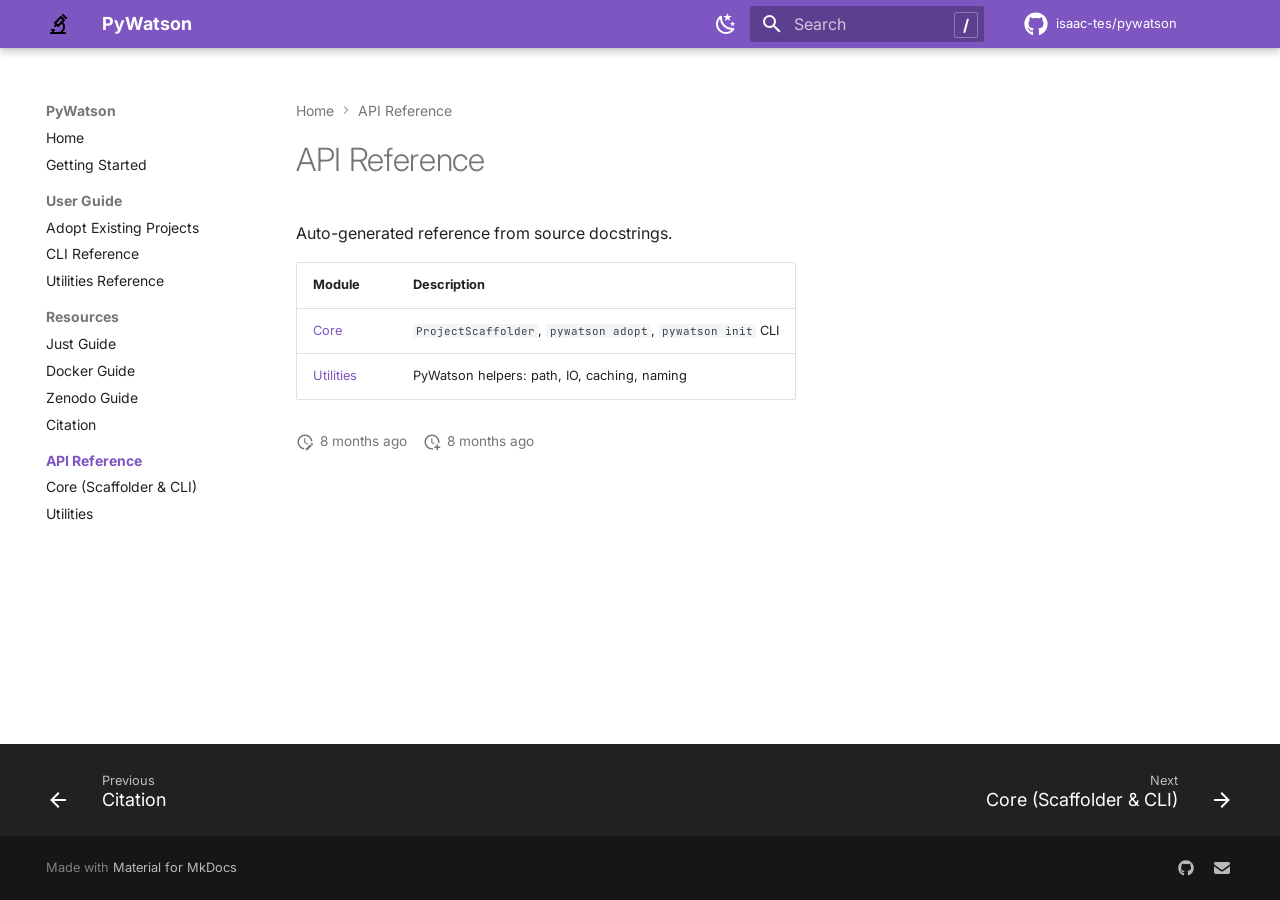
<file: api/index.html>
<!doctype html>
<html lang="en" class="no-js">
  <head>
    
      <meta charset="utf-8">
      <meta name="viewport" content="width=device-width,initial-scale=1">
      
        <meta name="description" content="A Python scientific project management tool — scaffold reproducible research projects with modern Python tooling.">
      
      
        <meta name="author" content="Isaac Tesfaye">
      
      
        <link rel="canonical" href="https://isaac-tes.github.io/pywatson/api/">
      
      
        <link rel="prev" href="../citation/">
      
      
        <link rel="next" href="core/">
      
      
        
      
      
      <link rel="icon" href="../assets/logo.svg">
      <meta name="generator" content="mkdocs-1.6.1, mkdocs-material-9.7.7">
    
    
      
        <title>Overview - PyWatson</title>
      
    
    
      <link rel="stylesheet" href="../assets/stylesheets/main.ec1eaa64.min.css">
      
        
        <link rel="stylesheet" href="../assets/stylesheets/palette.ab4e12ef.min.css">
      
      


    
    
      
    
    
      
        
        
        <link rel="preconnect" href="https://fonts.gstatic.com" crossorigin>
        <link rel="stylesheet" href="https://fonts.googleapis.com/css?family=Inter:300,300i,400,400i,700,700i%7CJetBrains+Mono:400,400i,700,700i&display=fallback">
        <style>:root{--md-text-font:"Inter";--md-code-font:"JetBrains Mono"}</style>
      
    
    
      <link rel="stylesheet" href="../assets/_mkdocstrings.css">
    
      <link rel="stylesheet" href="../css/timeago.css">
    
      <link rel="stylesheet" href="../stylesheets/extra.css">
    
    <script>__md_scope=new URL("..",location),__md_hash=e=>[...e].reduce(((e,_)=>(e<<5)-e+_.charCodeAt(0)),0),__md_get=(e,_=localStorage,t=__md_scope)=>JSON.parse(_.getItem(t.pathname+"."+e)),__md_set=(e,_,t=localStorage,a=__md_scope)=>{try{t.setItem(a.pathname+"."+e,JSON.stringify(_))}catch(e){}}</script>
    
      

    
    
  </head>
  
  
    
    
      
    
    
    
    
    <body dir="ltr" data-md-color-scheme="default" data-md-color-primary="deep-purple" data-md-color-accent="teal">
  
    
    <input class="md-toggle" data-md-toggle="drawer" type="checkbox" id="__drawer" autocomplete="off">
    <input class="md-toggle" data-md-toggle="search" type="checkbox" id="__search" autocomplete="off">
    <label class="md-overlay" for="__drawer"></label>
    <div data-md-component="skip">
      
        
        <a href="#api-reference" class="md-skip">
          Skip to content
        </a>
      
    </div>
    <div data-md-component="announce">
      
    </div>
    
    
      

  

<header class="md-header md-header--shadow" data-md-component="header">
  <nav class="md-header__inner md-grid" aria-label="Header">
    <a href=".." title="PyWatson" class="md-header__button md-logo" aria-label="PyWatson" data-md-component="logo">
      
  <img src="../assets/logo.svg" alt="logo">

    </a>
    <label class="md-header__button md-icon" for="__drawer">
      
      <svg xmlns="http://www.w3.org/2000/svg" viewBox="0 0 24 24"><path d="M3 6h18v2H3zm0 5h18v2H3zm0 5h18v2H3z"/></svg>
    </label>
    <div class="md-header__title" data-md-component="header-title">
      <div class="md-header__ellipsis">
        <div class="md-header__topic">
          <span class="md-ellipsis">
            PyWatson
          </span>
        </div>
        <div class="md-header__topic" data-md-component="header-topic">
          <span class="md-ellipsis">
            
              Overview
            
          </span>
        </div>
      </div>
    </div>
    
      
        <form class="md-header__option" data-md-component="palette">
  
    
    
    
    <input class="md-option" data-md-color-media="" data-md-color-scheme="default" data-md-color-primary="deep-purple" data-md-color-accent="teal"  aria-label="Switch to dark mode"  type="radio" name="__palette" id="__palette_0">
    
      <label class="md-header__button md-icon" title="Switch to dark mode" for="__palette_1" hidden>
        <svg xmlns="http://www.w3.org/2000/svg" viewBox="0 0 24 24"><path d="m17.75 4.09-2.53 1.94.91 3.06-2.63-1.81-2.63 1.81.91-3.06-2.53-1.94L12.44 4l1.06-3 1.06 3zm3.5 6.91-1.64 1.25.59 1.98-1.7-1.17-1.7 1.17.59-1.98L15.75 11l2.06-.05L18.5 9l.69 1.95zm-2.28 4.95c.83-.08 1.72 1.1 1.19 1.85-.32.45-.66.87-1.08 1.27C15.17 23 8.84 23 4.94 19.07c-3.91-3.9-3.91-10.24 0-14.14.4-.4.82-.76 1.27-1.08.75-.53 1.93.36 1.85 1.19-.27 2.86.69 5.83 2.89 8.02a9.96 9.96 0 0 0 8.02 2.89m-1.64 2.02a12.08 12.08 0 0 1-7.8-3.47c-2.17-2.19-3.33-5-3.49-7.82-2.81 3.14-2.7 7.96.31 10.98 3.02 3.01 7.84 3.12 10.98.31"/></svg>
      </label>
    
  
    
    
    
    <input class="md-option" data-md-color-media="" data-md-color-scheme="slate" data-md-color-primary="deep-purple" data-md-color-accent="teal"  aria-label="Switch to light mode"  type="radio" name="__palette" id="__palette_1">
    
      <label class="md-header__button md-icon" title="Switch to light mode" for="__palette_0" hidden>
        <svg xmlns="http://www.w3.org/2000/svg" viewBox="0 0 24 24"><path d="M12 7a5 5 0 0 1 5 5 5 5 0 0 1-5 5 5 5 0 0 1-5-5 5 5 0 0 1 5-5m0 2a3 3 0 0 0-3 3 3 3 0 0 0 3 3 3 3 0 0 0 3-3 3 3 0 0 0-3-3m0-7 2.39 3.42C13.65 5.15 12.84 5 12 5s-1.65.15-2.39.42zM3.34 7l4.16-.35A7.2 7.2 0 0 0 5.94 8.5c-.44.74-.69 1.5-.83 2.29zm.02 10 1.76-3.77a7.131 7.131 0 0 0 2.38 4.14zM20.65 7l-1.77 3.79a7.02 7.02 0 0 0-2.38-4.15zm-.01 10-4.14.36c.59-.51 1.12-1.14 1.54-1.86.42-.73.69-1.5.83-2.29zM12 22l-2.41-3.44c.74.27 1.55.44 2.41.44.82 0 1.63-.17 2.37-.44z"/></svg>
      </label>
    
  
</form>
      
    
    
      <script>var palette=__md_get("__palette");if(palette&&palette.color){if("(prefers-color-scheme)"===palette.color.media){var media=matchMedia("(prefers-color-scheme: light)"),input=document.querySelector(media.matches?"[data-md-color-media='(prefers-color-scheme: light)']":"[data-md-color-media='(prefers-color-scheme: dark)']");palette.color.media=input.getAttribute("data-md-color-media"),palette.color.scheme=input.getAttribute("data-md-color-scheme"),palette.color.primary=input.getAttribute("data-md-color-primary"),palette.color.accent=input.getAttribute("data-md-color-accent")}for(var[key,value]of Object.entries(palette.color))document.body.setAttribute("data-md-color-"+key,value)}</script>
    
    
    
      
      
        <label class="md-header__button md-icon" for="__search">
          
          <svg xmlns="http://www.w3.org/2000/svg" viewBox="0 0 24 24"><path d="M9.5 3A6.5 6.5 0 0 1 16 9.5c0 1.61-.59 3.09-1.56 4.23l.27.27h.79l5 5-1.5 1.5-5-5v-.79l-.27-.27A6.52 6.52 0 0 1 9.5 16 6.5 6.5 0 0 1 3 9.5 6.5 6.5 0 0 1 9.5 3m0 2C7 5 5 7 5 9.5S7 14 9.5 14 14 12 14 9.5 12 5 9.5 5"/></svg>
        </label>
        <div class="md-search" data-md-component="search" role="dialog">
  <label class="md-search__overlay" for="__search"></label>
  <div class="md-search__inner" role="search">
    <form class="md-search__form" name="search">
      <input type="text" class="md-search__input" name="query" aria-label="Search" placeholder="Search" autocapitalize="off" autocorrect="off" autocomplete="off" spellcheck="false" data-md-component="search-query" required>
      <label class="md-search__icon md-icon" for="__search">
        
        <svg xmlns="http://www.w3.org/2000/svg" viewBox="0 0 24 24"><path d="M9.5 3A6.5 6.5 0 0 1 16 9.5c0 1.61-.59 3.09-1.56 4.23l.27.27h.79l5 5-1.5 1.5-5-5v-.79l-.27-.27A6.52 6.52 0 0 1 9.5 16 6.5 6.5 0 0 1 3 9.5 6.5 6.5 0 0 1 9.5 3m0 2C7 5 5 7 5 9.5S7 14 9.5 14 14 12 14 9.5 12 5 9.5 5"/></svg>
        
        <svg xmlns="http://www.w3.org/2000/svg" viewBox="0 0 24 24"><path d="M20 11v2H8l5.5 5.5-1.42 1.42L4.16 12l7.92-7.92L13.5 5.5 8 11z"/></svg>
      </label>
      <nav class="md-search__options" aria-label="Search">
        
          <a href="javascript:void(0)" class="md-search__icon md-icon" title="Share" aria-label="Share" data-clipboard data-clipboard-text="" data-md-component="search-share" tabindex="-1">
            
            <svg xmlns="http://www.w3.org/2000/svg" viewBox="0 0 24 24"><path d="M18 16.08c-.76 0-1.44.3-1.96.77L8.91 12.7c.05-.23.09-.46.09-.7s-.04-.47-.09-.7l7.05-4.11c.54.5 1.25.81 2.04.81a3 3 0 0 0 3-3 3 3 0 0 0-3-3 3 3 0 0 0-3 3c0 .24.04.47.09.7L8.04 9.81C7.5 9.31 6.79 9 6 9a3 3 0 0 0-3 3 3 3 0 0 0 3 3c.79 0 1.5-.31 2.04-.81l7.12 4.15c-.05.21-.08.43-.08.66 0 1.61 1.31 2.91 2.92 2.91s2.92-1.3 2.92-2.91A2.92 2.92 0 0 0 18 16.08"/></svg>
          </a>
        
        <button type="reset" class="md-search__icon md-icon" title="Clear" aria-label="Clear" tabindex="-1">
          
          <svg xmlns="http://www.w3.org/2000/svg" viewBox="0 0 24 24"><path d="M19 6.41 17.59 5 12 10.59 6.41 5 5 6.41 10.59 12 5 17.59 6.41 19 12 13.41 17.59 19 19 17.59 13.41 12z"/></svg>
        </button>
      </nav>
      
        <div class="md-search__suggest" data-md-component="search-suggest"></div>
      
    </form>
    <div class="md-search__output">
      <div class="md-search__scrollwrap" tabindex="0" data-md-scrollfix>
        <div class="md-search-result" data-md-component="search-result">
          <div class="md-search-result__meta">
            Initializing search
          </div>
          <ol class="md-search-result__list" role="presentation"></ol>
        </div>
      </div>
    </div>
  </div>
</div>
      
    
    
      <div class="md-header__source">
        <a href="https://github.com/isaac-tes/pywatson" title="Go to repository" class="md-source" data-md-component="source">
  <div class="md-source__icon md-icon">
    
    <svg xmlns="http://www.w3.org/2000/svg" viewBox="0 0 512 512"><!--! Font Awesome Free 7.1.0 by @fontawesome - https://fontawesome.com License - https://fontawesome.com/license/free (Icons: CC BY 4.0, Fonts: SIL OFL 1.1, Code: MIT License) Copyright 2025 Fonticons, Inc.--><path d="M173.9 397.4c0 2-2.3 3.6-5.2 3.6-3.3.3-5.6-1.3-5.6-3.6 0-2 2.3-3.6 5.2-3.6 3-.3 5.6 1.3 5.6 3.6m-31.1-4.5c-.7 2 1.3 4.3 4.3 4.9 2.6 1 5.6 0 6.2-2s-1.3-4.3-4.3-5.2c-2.6-.7-5.5.3-6.2 2.3m44.2-1.7c-2.9.7-4.9 2.6-4.6 4.9.3 2 2.9 3.3 5.9 2.6 2.9-.7 4.9-2.6 4.6-4.6-.3-1.9-3-3.2-5.9-2.9M252.8 8C114.1 8 8 113.3 8 252c0 110.9 69.8 205.8 169.5 239.2 12.8 2.3 17.3-5.6 17.3-12.1 0-6.2-.3-40.4-.3-61.4 0 0-70 15-84.7-29.8 0 0-11.4-29.1-27.8-36.6 0 0-22.9-15.7 1.6-15.4 0 0 24.9 2 38.6 25.8 21.9 38.6 58.6 27.5 72.9 20.9 2.3-16 8.8-27.1 16-33.7-55.9-6.2-112.3-14.3-112.3-110.5 0-27.5 7.6-41.3 23.6-58.9-2.6-6.5-11.1-33.3 2.6-67.9 20.9-6.5 69 27 69 27 20-5.6 41.5-8.5 62.8-8.5s42.8 2.9 62.8 8.5c0 0 48.1-33.6 69-27 13.7 34.7 5.2 61.4 2.6 67.9 16 17.7 25.8 31.5 25.8 58.9 0 96.5-58.9 104.2-114.8 110.5 9.2 7.9 17 22.9 17 46.4 0 33.7-.3 75.4-.3 83.6 0 6.5 4.6 14.4 17.3 12.1C436.2 457.8 504 362.9 504 252 504 113.3 391.5 8 252.8 8M105.2 352.9c-1.3 1-1 3.3.7 5.2 1.6 1.6 3.9 2.3 5.2 1 1.3-1 1-3.3-.7-5.2-1.6-1.6-3.9-2.3-5.2-1m-10.8-8.1c-.7 1.3.3 2.9 2.3 3.9 1.6 1 3.6.7 4.3-.7.7-1.3-.3-2.9-2.3-3.9-2-.6-3.6-.3-4.3.7m32.4 35.6c-1.6 1.3-1 4.3 1.3 6.2 2.3 2.3 5.2 2.6 6.5 1 1.3-1.3.7-4.3-1.3-6.2-2.2-2.3-5.2-2.6-6.5-1m-11.4-14.7c-1.6 1-1.6 3.6 0 5.9s4.3 3.3 5.6 2.3c1.6-1.3 1.6-3.9 0-6.2-1.4-2.3-4-3.3-5.6-2"/></svg>
  </div>
  <div class="md-source__repository">
    isaac-tes/pywatson
  </div>
</a>
      </div>
    
  </nav>
  
</header>
    
    <div class="md-container" data-md-component="container">
      
      
        
          
        
      
      <main class="md-main" data-md-component="main">
        <div class="md-main__inner md-grid">
          
            
              
              <div class="md-sidebar md-sidebar--primary" data-md-component="sidebar" data-md-type="navigation" >
                <div class="md-sidebar__scrollwrap">
                  <div class="md-sidebar__inner">
                    



<nav class="md-nav md-nav--primary" aria-label="Navigation" data-md-level="0">
  <label class="md-nav__title" for="__drawer">
    <a href=".." title="PyWatson" class="md-nav__button md-logo" aria-label="PyWatson" data-md-component="logo">
      
  <img src="../assets/logo.svg" alt="logo">

    </a>
    PyWatson
  </label>
  
    <div class="md-nav__source">
      <a href="https://github.com/isaac-tes/pywatson" title="Go to repository" class="md-source" data-md-component="source">
  <div class="md-source__icon md-icon">
    
    <svg xmlns="http://www.w3.org/2000/svg" viewBox="0 0 512 512"><!--! Font Awesome Free 7.1.0 by @fontawesome - https://fontawesome.com License - https://fontawesome.com/license/free (Icons: CC BY 4.0, Fonts: SIL OFL 1.1, Code: MIT License) Copyright 2025 Fonticons, Inc.--><path d="M173.9 397.4c0 2-2.3 3.6-5.2 3.6-3.3.3-5.6-1.3-5.6-3.6 0-2 2.3-3.6 5.2-3.6 3-.3 5.6 1.3 5.6 3.6m-31.1-4.5c-.7 2 1.3 4.3 4.3 4.9 2.6 1 5.6 0 6.2-2s-1.3-4.3-4.3-5.2c-2.6-.7-5.5.3-6.2 2.3m44.2-1.7c-2.9.7-4.9 2.6-4.6 4.9.3 2 2.9 3.3 5.9 2.6 2.9-.7 4.9-2.6 4.6-4.6-.3-1.9-3-3.2-5.9-2.9M252.8 8C114.1 8 8 113.3 8 252c0 110.9 69.8 205.8 169.5 239.2 12.8 2.3 17.3-5.6 17.3-12.1 0-6.2-.3-40.4-.3-61.4 0 0-70 15-84.7-29.8 0 0-11.4-29.1-27.8-36.6 0 0-22.9-15.7 1.6-15.4 0 0 24.9 2 38.6 25.8 21.9 38.6 58.6 27.5 72.9 20.9 2.3-16 8.8-27.1 16-33.7-55.9-6.2-112.3-14.3-112.3-110.5 0-27.5 7.6-41.3 23.6-58.9-2.6-6.5-11.1-33.3 2.6-67.9 20.9-6.5 69 27 69 27 20-5.6 41.5-8.5 62.8-8.5s42.8 2.9 62.8 8.5c0 0 48.1-33.6 69-27 13.7 34.7 5.2 61.4 2.6 67.9 16 17.7 25.8 31.5 25.8 58.9 0 96.5-58.9 104.2-114.8 110.5 9.2 7.9 17 22.9 17 46.4 0 33.7-.3 75.4-.3 83.6 0 6.5 4.6 14.4 17.3 12.1C436.2 457.8 504 362.9 504 252 504 113.3 391.5 8 252.8 8M105.2 352.9c-1.3 1-1 3.3.7 5.2 1.6 1.6 3.9 2.3 5.2 1 1.3-1 1-3.3-.7-5.2-1.6-1.6-3.9-2.3-5.2-1m-10.8-8.1c-.7 1.3.3 2.9 2.3 3.9 1.6 1 3.6.7 4.3-.7.7-1.3-.3-2.9-2.3-3.9-2-.6-3.6-.3-4.3.7m32.4 35.6c-1.6 1.3-1 4.3 1.3 6.2 2.3 2.3 5.2 2.6 6.5 1 1.3-1.3.7-4.3-1.3-6.2-2.2-2.3-5.2-2.6-6.5-1m-11.4-14.7c-1.6 1-1.6 3.6 0 5.9s4.3 3.3 5.6 2.3c1.6-1.3 1.6-3.9 0-6.2-1.4-2.3-4-3.3-5.6-2"/></svg>
  </div>
  <div class="md-source__repository">
    isaac-tes/pywatson
  </div>
</a>
    </div>
  
  <ul class="md-nav__list" data-md-scrollfix>
    
      
      
  
  
  
  
    <li class="md-nav__item">
      <a href=".." class="md-nav__link">
        
  
  
  <span class="md-ellipsis">
    
  
    Home
  

    
  </span>
  
  

      </a>
    </li>
  

    
      
      
  
  
  
  
    <li class="md-nav__item">
      <a href="../QUICKSTART/" class="md-nav__link">
        
  
  
  <span class="md-ellipsis">
    
  
    Getting Started
  

    
  </span>
  
  

      </a>
    </li>
  

    
      
      
  
  
  
  
    
    
      
        
      
        
      
        
      
    
    
    
      
        
        
      
    
    
    <li class="md-nav__item md-nav__item--section md-nav__item--nested">
      
        
        
        <input class="md-nav__toggle md-toggle " type="checkbox" id="__nav_3" >
        
          
          <label class="md-nav__link" for="__nav_3" id="__nav_3_label" tabindex="">
            
  
  
  <span class="md-ellipsis">
    
  
    User Guide
  

    
  </span>
  
  

            <span class="md-nav__icon md-icon"></span>
          </label>
        
        <nav class="md-nav" data-md-level="1" aria-labelledby="__nav_3_label" aria-expanded="false">
          <label class="md-nav__title" for="__nav_3">
            <span class="md-nav__icon md-icon"></span>
            
  
    User Guide
  

          </label>
          <ul class="md-nav__list" data-md-scrollfix>
            
              
                
  
  
  
  
    <li class="md-nav__item">
      <a href="../ADOPT_GUIDE/" class="md-nav__link">
        
  
  
  <span class="md-ellipsis">
    
  
    Adopt Existing Projects
  

    
  </span>
  
  

      </a>
    </li>
  

              
            
              
                
  
  
  
  
    <li class="md-nav__item">
      <a href="../CLI/" class="md-nav__link">
        
  
  
  <span class="md-ellipsis">
    
  
    CLI Reference
  

    
  </span>
  
  

      </a>
    </li>
  

              
            
              
                
  
  
  
  
    <li class="md-nav__item">
      <a href="../UTILITIES/" class="md-nav__link">
        
  
  
  <span class="md-ellipsis">
    
  
    Utilities Reference
  

    
  </span>
  
  

      </a>
    </li>
  

              
            
          </ul>
        </nav>
      
    </li>
  

    
      
      
  
  
  
  
    
    
      
        
      
        
      
        
      
        
      
    
    
    
      
        
        
      
    
    
    <li class="md-nav__item md-nav__item--section md-nav__item--nested">
      
        
        
        <input class="md-nav__toggle md-toggle " type="checkbox" id="__nav_4" >
        
          
          <label class="md-nav__link" for="__nav_4" id="__nav_4_label" tabindex="">
            
  
  
  <span class="md-ellipsis">
    
  
    Resources
  

    
  </span>
  
  

            <span class="md-nav__icon md-icon"></span>
          </label>
        
        <nav class="md-nav" data-md-level="1" aria-labelledby="__nav_4_label" aria-expanded="false">
          <label class="md-nav__title" for="__nav_4">
            <span class="md-nav__icon md-icon"></span>
            
  
    Resources
  

          </label>
          <ul class="md-nav__list" data-md-scrollfix>
            
              
                
  
  
  
  
    <li class="md-nav__item">
      <a href="../JUST_GUIDE/" class="md-nav__link">
        
  
  
  <span class="md-ellipsis">
    
  
    Just Guide
  

    
  </span>
  
  

      </a>
    </li>
  

              
            
              
                
  
  
  
  
    <li class="md-nav__item">
      <a href="../DOCKER_GUIDE/" class="md-nav__link">
        
  
  
  <span class="md-ellipsis">
    
  
    Docker Guide
  

    
  </span>
  
  

      </a>
    </li>
  

              
            
              
                
  
  
  
  
    <li class="md-nav__item">
      <a href="../ZENODO/" class="md-nav__link">
        
  
  
  <span class="md-ellipsis">
    
  
    Zenodo Guide
  

    
  </span>
  
  

      </a>
    </li>
  

              
            
              
                
  
  
  
  
    <li class="md-nav__item">
      <a href="../citation/" class="md-nav__link">
        
  
  
  <span class="md-ellipsis">
    
  
    Citation
  

    
  </span>
  
  

      </a>
    </li>
  

              
            
          </ul>
        </nav>
      
    </li>
  

    
      
      
  
  
    
  
  
  
    
    
      
        
          
        
      
        
      
        
      
    
    
    
      
        
        
      
    
    
    <li class="md-nav__item md-nav__item--active md-nav__item--section md-nav__item--nested">
      
        
        
        <input class="md-nav__toggle md-toggle " type="checkbox" id="__nav_5" checked>
        
          
          <div class="md-nav__link md-nav__container">
            <a href="./" class="md-nav__link md-nav__link--active">
              
  
  
  <span class="md-ellipsis">
    
  
    API Reference
  

    
  </span>
  
  

            </a>
            
              
              <label class="md-nav__link md-nav__link--active" for="__nav_5" id="__nav_5_label" tabindex="">
                <span class="md-nav__icon md-icon"></span>
              </label>
            
          </div>
        
        <nav class="md-nav" data-md-level="1" aria-labelledby="__nav_5_label" aria-expanded="true">
          <label class="md-nav__title" for="__nav_5">
            <span class="md-nav__icon md-icon"></span>
            
  
    API Reference
  

          </label>
          <ul class="md-nav__list" data-md-scrollfix>
            
              
            
              
                
  
  
  
  
    <li class="md-nav__item">
      <a href="core/" class="md-nav__link">
        
  
  
  <span class="md-ellipsis">
    
  
    Core (Scaffolder & CLI)
  

    
  </span>
  
  

      </a>
    </li>
  

              
            
              
                
  
  
  
  
    <li class="md-nav__item">
      <a href="utils/" class="md-nav__link">
        
  
  
  <span class="md-ellipsis">
    
  
    Utilities
  

    
  </span>
  
  

      </a>
    </li>
  

              
            
          </ul>
        </nav>
      
    </li>
  

    
  </ul>
</nav>
                  </div>
                </div>
              </div>
            
            
              
              <div class="md-sidebar md-sidebar--secondary" data-md-component="sidebar" data-md-type="toc" >
                <div class="md-sidebar__scrollwrap">
                  <div class="md-sidebar__inner">
                    

<nav class="md-nav md-nav--secondary" aria-label="Table of contents">
  
  
  
    
  
  
</nav>
                  </div>
                </div>
              </div>
            
          
          
            <div class="md-content" data-md-component="content">
              
                



  


  <nav class="md-path" aria-label="Navigation" >
    <ol class="md-path__list">
      
        
  
  
    <li class="md-path__item">
      <a href=".." class="md-path__link">
        
  <span class="md-ellipsis">
    Home
  </span>

      </a>
    </li>
  

      
      
        
  
  
    
    
      <li class="md-path__item">
        <a href="./" class="md-path__link">
          
  <span class="md-ellipsis">
    API Reference
  </span>

        </a>
      </li>
    
  

      
    </ol>
  </nav>

              
              <article class="md-content__inner md-typeset">
                
                  


  
  


<h1 id="api-reference">API Reference<a class="headerlink" href="#api-reference" title="Permanent link">&para;</a></h1>
<p>Auto-generated reference from source docstrings.</p>
<table>
<thead>
<tr>
<th>Module</th>
<th>Description</th>
</tr>
</thead>
<tbody>
<tr>
<td><a href="core/">Core</a></td>
<td><code>ProjectScaffolder</code>, <code>pywatson adopt</code>, <code>pywatson init</code> CLI</td>
</tr>
<tr>
<td><a href="utils/">Utilities</a></td>
<td>PyWatson helpers: path, IO, caching, naming</td>
</tr>
</tbody>
</table>







  
    
  
  
    
  


  <aside class="md-source-file">
    
      
  <span class="md-source-file__fact">
    <span class="md-icon" title="Last update">
      <svg xmlns="http://www.w3.org/2000/svg" viewBox="0 0 24 24"><path d="M21 13.1c-.1 0-.3.1-.4.2l-1 1 2.1 2.1 1-1c.2-.2.2-.6 0-.8l-1.3-1.3c-.1-.1-.2-.2-.4-.2m-1.9 1.8-6.1 6V23h2.1l6.1-6.1zM12.5 7v5.2l4 2.4-1 1L11 13V7zM11 21.9c-5.1-.5-9-4.8-9-9.9C2 6.5 6.5 2 12 2c5.3 0 9.6 4.1 10 9.3-.3-.1-.6-.2-1-.2s-.7.1-1 .2C19.6 7.2 16.2 4 12 4c-4.4 0-8 3.6-8 8 0 4.1 3.1 7.5 7.1 7.9l-.1.2z"/></svg>
    </span>
    <span class="git-revision-date-localized-plugin git-revision-date-localized-plugin-timeago" title="March 10, 2026 18:19:39 UTC"><span class="timeago" datetime="2026-03-10T18:19:39+00:00" locale="en"></span></span><span class="git-revision-date-localized-plugin git-revision-date-localized-plugin-iso_date" title="March 10, 2026 18:19:39 UTC">2026-03-10</span>
  </span>

    
    
      
  <span class="md-source-file__fact">
    <span class="md-icon" title="Created">
      <svg xmlns="http://www.w3.org/2000/svg" viewBox="0 0 24 24"><path d="M14.47 15.08 11 13V7h1.5v5.25l3.08 1.83c-.41.28-.79.62-1.11 1m-1.39 4.84c-.36.05-.71.08-1.08.08-4.42 0-8-3.58-8-8s3.58-8 8-8 8 3.58 8 8c0 .37-.03.72-.08 1.08.69.1 1.33.32 1.92.64.1-.56.16-1.13.16-1.72 0-5.5-4.5-10-10-10S2 6.5 2 12s4.47 10 10 10c.59 0 1.16-.06 1.72-.16-.32-.59-.54-1.23-.64-1.92M18 15v3h-3v2h3v3h2v-3h3v-2h-3v-3z"/></svg>
    </span>
    <span class="git-revision-date-localized-plugin git-revision-date-localized-plugin-timeago" title="March 10, 2026 11:19:08 UTC"><span class="timeago" datetime="2026-03-10T11:19:08+00:00" locale="en"></span></span><span class="git-revision-date-localized-plugin git-revision-date-localized-plugin-iso_date" title="March 10, 2026 11:19:08 UTC">2026-03-10</span>
  </span>

    
    
    
  </aside>





                
              </article>
            </div>
          
          
<script>var target=document.getElementById(location.hash.slice(1));target&&target.name&&(target.checked=target.name.startsWith("__tabbed_"))</script>
        </div>
        
          <button type="button" class="md-top md-icon" data-md-component="top" hidden>
  
  <svg xmlns="http://www.w3.org/2000/svg" viewBox="0 0 24 24"><path d="M13 20h-2V8l-5.5 5.5-1.42-1.42L12 4.16l7.92 7.92-1.42 1.42L13 8z"/></svg>
  Back to top
</button>
        
      </main>
      
        <footer class="md-footer">
  
    
      
      <nav class="md-footer__inner md-grid" aria-label="Footer" >
        
          
          <a href="../citation/" class="md-footer__link md-footer__link--prev" aria-label="Previous: Citation">
            <div class="md-footer__button md-icon">
              
              <svg xmlns="http://www.w3.org/2000/svg" viewBox="0 0 24 24"><path d="M20 11v2H8l5.5 5.5-1.42 1.42L4.16 12l7.92-7.92L13.5 5.5 8 11z"/></svg>
            </div>
            <div class="md-footer__title">
              <span class="md-footer__direction">
                Previous
              </span>
              <div class="md-ellipsis">
                Citation
              </div>
            </div>
          </a>
        
        
          
          <a href="core/" class="md-footer__link md-footer__link--next" aria-label="Next: Core (Scaffolder &amp; CLI)">
            <div class="md-footer__title">
              <span class="md-footer__direction">
                Next
              </span>
              <div class="md-ellipsis">
                Core (Scaffolder & CLI)
              </div>
            </div>
            <div class="md-footer__button md-icon">
              
              <svg xmlns="http://www.w3.org/2000/svg" viewBox="0 0 24 24"><path d="M4 11v2h12l-5.5 5.5 1.42 1.42L19.84 12l-7.92-7.92L10.5 5.5 16 11z"/></svg>
            </div>
          </a>
        
      </nav>
    
  
  <div class="md-footer-meta md-typeset">
    <div class="md-footer-meta__inner md-grid">
      <div class="md-copyright">
  
  
    Made with
    <a href="https://squidfunk.github.io/mkdocs-material/" target="_blank" rel="noopener">
      Material for MkDocs
    </a>
  
</div>
      
        
<div class="md-social">
  
    
    
    
    
    <a href="https://github.com/isaac-tes/pywatson" target="_blank" rel="noopener" title="GitHub" class="md-social__link">
      <svg xmlns="http://www.w3.org/2000/svg" viewBox="0 0 512 512"><!--! Font Awesome Free 7.1.0 by @fontawesome - https://fontawesome.com License - https://fontawesome.com/license/free (Icons: CC BY 4.0, Fonts: SIL OFL 1.1, Code: MIT License) Copyright 2025 Fonticons, Inc.--><path d="M173.9 397.4c0 2-2.3 3.6-5.2 3.6-3.3.3-5.6-1.3-5.6-3.6 0-2 2.3-3.6 5.2-3.6 3-.3 5.6 1.3 5.6 3.6m-31.1-4.5c-.7 2 1.3 4.3 4.3 4.9 2.6 1 5.6 0 6.2-2s-1.3-4.3-4.3-5.2c-2.6-.7-5.5.3-6.2 2.3m44.2-1.7c-2.9.7-4.9 2.6-4.6 4.9.3 2 2.9 3.3 5.9 2.6 2.9-.7 4.9-2.6 4.6-4.6-.3-1.9-3-3.2-5.9-2.9M252.8 8C114.1 8 8 113.3 8 252c0 110.9 69.8 205.8 169.5 239.2 12.8 2.3 17.3-5.6 17.3-12.1 0-6.2-.3-40.4-.3-61.4 0 0-70 15-84.7-29.8 0 0-11.4-29.1-27.8-36.6 0 0-22.9-15.7 1.6-15.4 0 0 24.9 2 38.6 25.8 21.9 38.6 58.6 27.5 72.9 20.9 2.3-16 8.8-27.1 16-33.7-55.9-6.2-112.3-14.3-112.3-110.5 0-27.5 7.6-41.3 23.6-58.9-2.6-6.5-11.1-33.3 2.6-67.9 20.9-6.5 69 27 69 27 20-5.6 41.5-8.5 62.8-8.5s42.8 2.9 62.8 8.5c0 0 48.1-33.6 69-27 13.7 34.7 5.2 61.4 2.6 67.9 16 17.7 25.8 31.5 25.8 58.9 0 96.5-58.9 104.2-114.8 110.5 9.2 7.9 17 22.9 17 46.4 0 33.7-.3 75.4-.3 83.6 0 6.5 4.6 14.4 17.3 12.1C436.2 457.8 504 362.9 504 252 504 113.3 391.5 8 252.8 8M105.2 352.9c-1.3 1-1 3.3.7 5.2 1.6 1.6 3.9 2.3 5.2 1 1.3-1 1-3.3-.7-5.2-1.6-1.6-3.9-2.3-5.2-1m-10.8-8.1c-.7 1.3.3 2.9 2.3 3.9 1.6 1 3.6.7 4.3-.7.7-1.3-.3-2.9-2.3-3.9-2-.6-3.6-.3-4.3.7m32.4 35.6c-1.6 1.3-1 4.3 1.3 6.2 2.3 2.3 5.2 2.6 6.5 1 1.3-1.3.7-4.3-1.3-6.2-2.2-2.3-5.2-2.6-6.5-1m-11.4-14.7c-1.6 1-1.6 3.6 0 5.9s4.3 3.3 5.6 2.3c1.6-1.3 1.6-3.9 0-6.2-1.4-2.3-4-3.3-5.6-2"/></svg>
    </a>
  
    
    
    
    
    <a href="mailto:i.tesfaye@tu-berlin.de" target="_blank" rel="noopener" title="Contact" class="md-social__link">
      <svg xmlns="http://www.w3.org/2000/svg" viewBox="0 0 512 512"><!--! Font Awesome Free 7.1.0 by @fontawesome - https://fontawesome.com License - https://fontawesome.com/license/free (Icons: CC BY 4.0, Fonts: SIL OFL 1.1, Code: MIT License) Copyright 2025 Fonticons, Inc.--><path d="M48 64C21.5 64 0 85.5 0 112c0 15.1 7.1 29.3 19.2 38.4l208 156a48 48 0 0 0 57.6 0l208-156c12.1-9.1 19.2-23.3 19.2-38.4 0-26.5-21.5-48-48-48zM0 196v188c0 35.3 28.7 64 64 64h384c35.3 0 64-28.7 64-64V196L313.6 344.8c-34.1 25.6-81.1 25.6-115.2 0z"/></svg>
    </a>
  
</div>
      
    </div>
  </div>
</footer>
      
    </div>
    <div class="md-dialog" data-md-component="dialog">
      <div class="md-dialog__inner md-typeset"></div>
    </div>
    
      <div class="md-progress" data-md-component="progress" role="progressbar"></div>
    
    
    
      
      
      <script id="__config" type="application/json">{"annotate": null, "base": "..", "features": ["navigation.instant", "navigation.instant.prefetch", "navigation.instant.progress", "navigation.tracking", "navigation.sections", "navigation.path", "navigation.indexes", "navigation.top", "navigation.footer", "search.suggest", "search.highlight", "search.share", "header.autohide", "content.code.copy", "content.tooltips", "toc.follow"], "search": "../assets/javascripts/workers/search.2c215733.min.js", "tags": null, "translations": {"clipboard.copied": "Copied to clipboard", "clipboard.copy": "Copy to clipboard", "search.result.more.one": "1 more on this page", "search.result.more.other": "# more on this page", "search.result.none": "No matching documents", "search.result.one": "1 matching document", "search.result.other": "# matching documents", "search.result.placeholder": "Type to start searching", "search.result.term.missing": "Missing", "select.version": "Select version"}, "version": null}</script>
    
    
      <script src="../assets/javascripts/bundle.d7400e89.min.js"></script>
      
        <script src="../js/timeago.min.js"></script>
      
        <script src="../js/timeago_mkdocs_material.js"></script>
      
        <script src="../javascripts/extra.js"></script>
      
    
  </body>
</html>
</file>
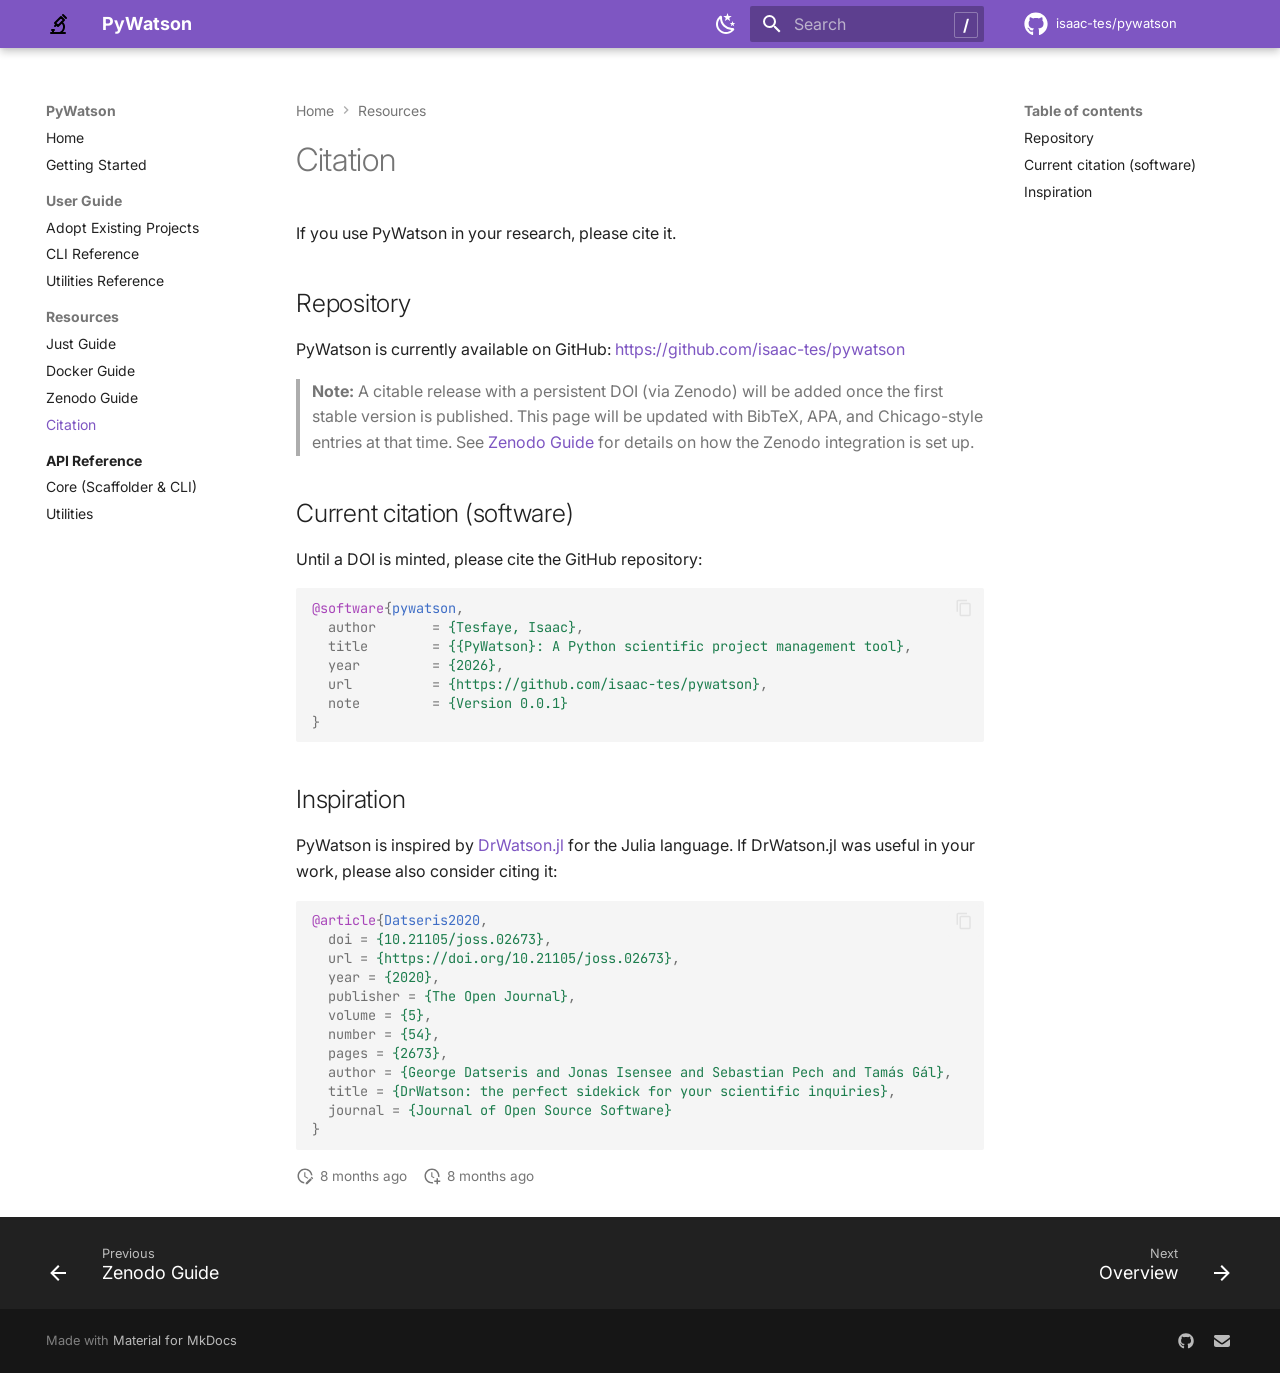
<file: citation/index.html>
<!doctype html>
<html lang="en" class="no-js">
  <head>
    
      <meta charset="utf-8">
      <meta name="viewport" content="width=device-width,initial-scale=1">
      
        <meta name="description" content="A Python scientific project management tool — scaffold reproducible research projects with modern Python tooling.">
      
      
        <meta name="author" content="Isaac Tesfaye">
      
      
        <link rel="canonical" href="https://isaac-tes.github.io/pywatson/citation/">
      
      
        <link rel="prev" href="../ZENODO/">
      
      
        <link rel="next" href="../api/">
      
      
        
      
      
      <link rel="icon" href="../assets/logo.svg">
      <meta name="generator" content="mkdocs-1.6.1, mkdocs-material-9.7.7">
    
    
      
        <title>Citation - PyWatson</title>
      
    
    
      <link rel="stylesheet" href="../assets/stylesheets/main.ec1eaa64.min.css">
      
        
        <link rel="stylesheet" href="../assets/stylesheets/palette.ab4e12ef.min.css">
      
      


    
    
      
    
    
      
        
        
        <link rel="preconnect" href="https://fonts.gstatic.com" crossorigin>
        <link rel="stylesheet" href="https://fonts.googleapis.com/css?family=Inter:300,300i,400,400i,700,700i%7CJetBrains+Mono:400,400i,700,700i&display=fallback">
        <style>:root{--md-text-font:"Inter";--md-code-font:"JetBrains Mono"}</style>
      
    
    
      <link rel="stylesheet" href="../assets/_mkdocstrings.css">
    
      <link rel="stylesheet" href="../css/timeago.css">
    
      <link rel="stylesheet" href="../stylesheets/extra.css">
    
    <script>__md_scope=new URL("..",location),__md_hash=e=>[...e].reduce(((e,_)=>(e<<5)-e+_.charCodeAt(0)),0),__md_get=(e,_=localStorage,t=__md_scope)=>JSON.parse(_.getItem(t.pathname+"."+e)),__md_set=(e,_,t=localStorage,a=__md_scope)=>{try{t.setItem(a.pathname+"."+e,JSON.stringify(_))}catch(e){}}</script>
    
      

    
    
  </head>
  
  
    
    
      
    
    
    
    
    <body dir="ltr" data-md-color-scheme="default" data-md-color-primary="deep-purple" data-md-color-accent="teal">
  
    
    <input class="md-toggle" data-md-toggle="drawer" type="checkbox" id="__drawer" autocomplete="off">
    <input class="md-toggle" data-md-toggle="search" type="checkbox" id="__search" autocomplete="off">
    <label class="md-overlay" for="__drawer"></label>
    <div data-md-component="skip">
      
        
        <a href="#citation" class="md-skip">
          Skip to content
        </a>
      
    </div>
    <div data-md-component="announce">
      
    </div>
    
    
      

  

<header class="md-header md-header--shadow" data-md-component="header">
  <nav class="md-header__inner md-grid" aria-label="Header">
    <a href=".." title="PyWatson" class="md-header__button md-logo" aria-label="PyWatson" data-md-component="logo">
      
  <img src="../assets/logo.svg" alt="logo">

    </a>
    <label class="md-header__button md-icon" for="__drawer">
      
      <svg xmlns="http://www.w3.org/2000/svg" viewBox="0 0 24 24"><path d="M3 6h18v2H3zm0 5h18v2H3zm0 5h18v2H3z"/></svg>
    </label>
    <div class="md-header__title" data-md-component="header-title">
      <div class="md-header__ellipsis">
        <div class="md-header__topic">
          <span class="md-ellipsis">
            PyWatson
          </span>
        </div>
        <div class="md-header__topic" data-md-component="header-topic">
          <span class="md-ellipsis">
            
              Citation
            
          </span>
        </div>
      </div>
    </div>
    
      
        <form class="md-header__option" data-md-component="palette">
  
    
    
    
    <input class="md-option" data-md-color-media="" data-md-color-scheme="default" data-md-color-primary="deep-purple" data-md-color-accent="teal"  aria-label="Switch to dark mode"  type="radio" name="__palette" id="__palette_0">
    
      <label class="md-header__button md-icon" title="Switch to dark mode" for="__palette_1" hidden>
        <svg xmlns="http://www.w3.org/2000/svg" viewBox="0 0 24 24"><path d="m17.75 4.09-2.53 1.94.91 3.06-2.63-1.81-2.63 1.81.91-3.06-2.53-1.94L12.44 4l1.06-3 1.06 3zm3.5 6.91-1.64 1.25.59 1.98-1.7-1.17-1.7 1.17.59-1.98L15.75 11l2.06-.05L18.5 9l.69 1.95zm-2.28 4.95c.83-.08 1.72 1.1 1.19 1.85-.32.45-.66.87-1.08 1.27C15.17 23 8.84 23 4.94 19.07c-3.91-3.9-3.91-10.24 0-14.14.4-.4.82-.76 1.27-1.08.75-.53 1.93.36 1.85 1.19-.27 2.86.69 5.83 2.89 8.02a9.96 9.96 0 0 0 8.02 2.89m-1.64 2.02a12.08 12.08 0 0 1-7.8-3.47c-2.17-2.19-3.33-5-3.49-7.82-2.81 3.14-2.7 7.96.31 10.98 3.02 3.01 7.84 3.12 10.98.31"/></svg>
      </label>
    
  
    
    
    
    <input class="md-option" data-md-color-media="" data-md-color-scheme="slate" data-md-color-primary="deep-purple" data-md-color-accent="teal"  aria-label="Switch to light mode"  type="radio" name="__palette" id="__palette_1">
    
      <label class="md-header__button md-icon" title="Switch to light mode" for="__palette_0" hidden>
        <svg xmlns="http://www.w3.org/2000/svg" viewBox="0 0 24 24"><path d="M12 7a5 5 0 0 1 5 5 5 5 0 0 1-5 5 5 5 0 0 1-5-5 5 5 0 0 1 5-5m0 2a3 3 0 0 0-3 3 3 3 0 0 0 3 3 3 3 0 0 0 3-3 3 3 0 0 0-3-3m0-7 2.39 3.42C13.65 5.15 12.84 5 12 5s-1.65.15-2.39.42zM3.34 7l4.16-.35A7.2 7.2 0 0 0 5.94 8.5c-.44.74-.69 1.5-.83 2.29zm.02 10 1.76-3.77a7.131 7.131 0 0 0 2.38 4.14zM20.65 7l-1.77 3.79a7.02 7.02 0 0 0-2.38-4.15zm-.01 10-4.14.36c.59-.51 1.12-1.14 1.54-1.86.42-.73.69-1.5.83-2.29zM12 22l-2.41-3.44c.74.27 1.55.44 2.41.44.82 0 1.63-.17 2.37-.44z"/></svg>
      </label>
    
  
</form>
      
    
    
      <script>var palette=__md_get("__palette");if(palette&&palette.color){if("(prefers-color-scheme)"===palette.color.media){var media=matchMedia("(prefers-color-scheme: light)"),input=document.querySelector(media.matches?"[data-md-color-media='(prefers-color-scheme: light)']":"[data-md-color-media='(prefers-color-scheme: dark)']");palette.color.media=input.getAttribute("data-md-color-media"),palette.color.scheme=input.getAttribute("data-md-color-scheme"),palette.color.primary=input.getAttribute("data-md-color-primary"),palette.color.accent=input.getAttribute("data-md-color-accent")}for(var[key,value]of Object.entries(palette.color))document.body.setAttribute("data-md-color-"+key,value)}</script>
    
    
    
      
      
        <label class="md-header__button md-icon" for="__search">
          
          <svg xmlns="http://www.w3.org/2000/svg" viewBox="0 0 24 24"><path d="M9.5 3A6.5 6.5 0 0 1 16 9.5c0 1.61-.59 3.09-1.56 4.23l.27.27h.79l5 5-1.5 1.5-5-5v-.79l-.27-.27A6.52 6.52 0 0 1 9.5 16 6.5 6.5 0 0 1 3 9.5 6.5 6.5 0 0 1 9.5 3m0 2C7 5 5 7 5 9.5S7 14 9.5 14 14 12 14 9.5 12 5 9.5 5"/></svg>
        </label>
        <div class="md-search" data-md-component="search" role="dialog">
  <label class="md-search__overlay" for="__search"></label>
  <div class="md-search__inner" role="search">
    <form class="md-search__form" name="search">
      <input type="text" class="md-search__input" name="query" aria-label="Search" placeholder="Search" autocapitalize="off" autocorrect="off" autocomplete="off" spellcheck="false" data-md-component="search-query" required>
      <label class="md-search__icon md-icon" for="__search">
        
        <svg xmlns="http://www.w3.org/2000/svg" viewBox="0 0 24 24"><path d="M9.5 3A6.5 6.5 0 0 1 16 9.5c0 1.61-.59 3.09-1.56 4.23l.27.27h.79l5 5-1.5 1.5-5-5v-.79l-.27-.27A6.52 6.52 0 0 1 9.5 16 6.5 6.5 0 0 1 3 9.5 6.5 6.5 0 0 1 9.5 3m0 2C7 5 5 7 5 9.5S7 14 9.5 14 14 12 14 9.5 12 5 9.5 5"/></svg>
        
        <svg xmlns="http://www.w3.org/2000/svg" viewBox="0 0 24 24"><path d="M20 11v2H8l5.5 5.5-1.42 1.42L4.16 12l7.92-7.92L13.5 5.5 8 11z"/></svg>
      </label>
      <nav class="md-search__options" aria-label="Search">
        
          <a href="javascript:void(0)" class="md-search__icon md-icon" title="Share" aria-label="Share" data-clipboard data-clipboard-text="" data-md-component="search-share" tabindex="-1">
            
            <svg xmlns="http://www.w3.org/2000/svg" viewBox="0 0 24 24"><path d="M18 16.08c-.76 0-1.44.3-1.96.77L8.91 12.7c.05-.23.09-.46.09-.7s-.04-.47-.09-.7l7.05-4.11c.54.5 1.25.81 2.04.81a3 3 0 0 0 3-3 3 3 0 0 0-3-3 3 3 0 0 0-3 3c0 .24.04.47.09.7L8.04 9.81C7.5 9.31 6.79 9 6 9a3 3 0 0 0-3 3 3 3 0 0 0 3 3c.79 0 1.5-.31 2.04-.81l7.12 4.15c-.05.21-.08.43-.08.66 0 1.61 1.31 2.91 2.92 2.91s2.92-1.3 2.92-2.91A2.92 2.92 0 0 0 18 16.08"/></svg>
          </a>
        
        <button type="reset" class="md-search__icon md-icon" title="Clear" aria-label="Clear" tabindex="-1">
          
          <svg xmlns="http://www.w3.org/2000/svg" viewBox="0 0 24 24"><path d="M19 6.41 17.59 5 12 10.59 6.41 5 5 6.41 10.59 12 5 17.59 6.41 19 12 13.41 17.59 19 19 17.59 13.41 12z"/></svg>
        </button>
      </nav>
      
        <div class="md-search__suggest" data-md-component="search-suggest"></div>
      
    </form>
    <div class="md-search__output">
      <div class="md-search__scrollwrap" tabindex="0" data-md-scrollfix>
        <div class="md-search-result" data-md-component="search-result">
          <div class="md-search-result__meta">
            Initializing search
          </div>
          <ol class="md-search-result__list" role="presentation"></ol>
        </div>
      </div>
    </div>
  </div>
</div>
      
    
    
      <div class="md-header__source">
        <a href="https://github.com/isaac-tes/pywatson" title="Go to repository" class="md-source" data-md-component="source">
  <div class="md-source__icon md-icon">
    
    <svg xmlns="http://www.w3.org/2000/svg" viewBox="0 0 512 512"><!--! Font Awesome Free 7.1.0 by @fontawesome - https://fontawesome.com License - https://fontawesome.com/license/free (Icons: CC BY 4.0, Fonts: SIL OFL 1.1, Code: MIT License) Copyright 2025 Fonticons, Inc.--><path d="M173.9 397.4c0 2-2.3 3.6-5.2 3.6-3.3.3-5.6-1.3-5.6-3.6 0-2 2.3-3.6 5.2-3.6 3-.3 5.6 1.3 5.6 3.6m-31.1-4.5c-.7 2 1.3 4.3 4.3 4.9 2.6 1 5.6 0 6.2-2s-1.3-4.3-4.3-5.2c-2.6-.7-5.5.3-6.2 2.3m44.2-1.7c-2.9.7-4.9 2.6-4.6 4.9.3 2 2.9 3.3 5.9 2.6 2.9-.7 4.9-2.6 4.6-4.6-.3-1.9-3-3.2-5.9-2.9M252.8 8C114.1 8 8 113.3 8 252c0 110.9 69.8 205.8 169.5 239.2 12.8 2.3 17.3-5.6 17.3-12.1 0-6.2-.3-40.4-.3-61.4 0 0-70 15-84.7-29.8 0 0-11.4-29.1-27.8-36.6 0 0-22.9-15.7 1.6-15.4 0 0 24.9 2 38.6 25.8 21.9 38.6 58.6 27.5 72.9 20.9 2.3-16 8.8-27.1 16-33.7-55.9-6.2-112.3-14.3-112.3-110.5 0-27.5 7.6-41.3 23.6-58.9-2.6-6.5-11.1-33.3 2.6-67.9 20.9-6.5 69 27 69 27 20-5.6 41.5-8.5 62.8-8.5s42.8 2.9 62.8 8.5c0 0 48.1-33.6 69-27 13.7 34.7 5.2 61.4 2.6 67.9 16 17.7 25.8 31.5 25.8 58.9 0 96.5-58.9 104.2-114.8 110.5 9.2 7.9 17 22.9 17 46.4 0 33.7-.3 75.4-.3 83.6 0 6.5 4.6 14.4 17.3 12.1C436.2 457.8 504 362.9 504 252 504 113.3 391.5 8 252.8 8M105.2 352.9c-1.3 1-1 3.3.7 5.2 1.6 1.6 3.9 2.3 5.2 1 1.3-1 1-3.3-.7-5.2-1.6-1.6-3.9-2.3-5.2-1m-10.8-8.1c-.7 1.3.3 2.9 2.3 3.9 1.6 1 3.6.7 4.3-.7.7-1.3-.3-2.9-2.3-3.9-2-.6-3.6-.3-4.3.7m32.4 35.6c-1.6 1.3-1 4.3 1.3 6.2 2.3 2.3 5.2 2.6 6.5 1 1.3-1.3.7-4.3-1.3-6.2-2.2-2.3-5.2-2.6-6.5-1m-11.4-14.7c-1.6 1-1.6 3.6 0 5.9s4.3 3.3 5.6 2.3c1.6-1.3 1.6-3.9 0-6.2-1.4-2.3-4-3.3-5.6-2"/></svg>
  </div>
  <div class="md-source__repository">
    isaac-tes/pywatson
  </div>
</a>
      </div>
    
  </nav>
  
</header>
    
    <div class="md-container" data-md-component="container">
      
      
        
          
        
      
      <main class="md-main" data-md-component="main">
        <div class="md-main__inner md-grid">
          
            
              
              <div class="md-sidebar md-sidebar--primary" data-md-component="sidebar" data-md-type="navigation" >
                <div class="md-sidebar__scrollwrap">
                  <div class="md-sidebar__inner">
                    



<nav class="md-nav md-nav--primary" aria-label="Navigation" data-md-level="0">
  <label class="md-nav__title" for="__drawer">
    <a href=".." title="PyWatson" class="md-nav__button md-logo" aria-label="PyWatson" data-md-component="logo">
      
  <img src="../assets/logo.svg" alt="logo">

    </a>
    PyWatson
  </label>
  
    <div class="md-nav__source">
      <a href="https://github.com/isaac-tes/pywatson" title="Go to repository" class="md-source" data-md-component="source">
  <div class="md-source__icon md-icon">
    
    <svg xmlns="http://www.w3.org/2000/svg" viewBox="0 0 512 512"><!--! Font Awesome Free 7.1.0 by @fontawesome - https://fontawesome.com License - https://fontawesome.com/license/free (Icons: CC BY 4.0, Fonts: SIL OFL 1.1, Code: MIT License) Copyright 2025 Fonticons, Inc.--><path d="M173.9 397.4c0 2-2.3 3.6-5.2 3.6-3.3.3-5.6-1.3-5.6-3.6 0-2 2.3-3.6 5.2-3.6 3-.3 5.6 1.3 5.6 3.6m-31.1-4.5c-.7 2 1.3 4.3 4.3 4.9 2.6 1 5.6 0 6.2-2s-1.3-4.3-4.3-5.2c-2.6-.7-5.5.3-6.2 2.3m44.2-1.7c-2.9.7-4.9 2.6-4.6 4.9.3 2 2.9 3.3 5.9 2.6 2.9-.7 4.9-2.6 4.6-4.6-.3-1.9-3-3.2-5.9-2.9M252.8 8C114.1 8 8 113.3 8 252c0 110.9 69.8 205.8 169.5 239.2 12.8 2.3 17.3-5.6 17.3-12.1 0-6.2-.3-40.4-.3-61.4 0 0-70 15-84.7-29.8 0 0-11.4-29.1-27.8-36.6 0 0-22.9-15.7 1.6-15.4 0 0 24.9 2 38.6 25.8 21.9 38.6 58.6 27.5 72.9 20.9 2.3-16 8.8-27.1 16-33.7-55.9-6.2-112.3-14.3-112.3-110.5 0-27.5 7.6-41.3 23.6-58.9-2.6-6.5-11.1-33.3 2.6-67.9 20.9-6.5 69 27 69 27 20-5.6 41.5-8.5 62.8-8.5s42.8 2.9 62.8 8.5c0 0 48.1-33.6 69-27 13.7 34.7 5.2 61.4 2.6 67.9 16 17.7 25.8 31.5 25.8 58.9 0 96.5-58.9 104.2-114.8 110.5 9.2 7.9 17 22.9 17 46.4 0 33.7-.3 75.4-.3 83.6 0 6.5 4.6 14.4 17.3 12.1C436.2 457.8 504 362.9 504 252 504 113.3 391.5 8 252.8 8M105.2 352.9c-1.3 1-1 3.3.7 5.2 1.6 1.6 3.9 2.3 5.2 1 1.3-1 1-3.3-.7-5.2-1.6-1.6-3.9-2.3-5.2-1m-10.8-8.1c-.7 1.3.3 2.9 2.3 3.9 1.6 1 3.6.7 4.3-.7.7-1.3-.3-2.9-2.3-3.9-2-.6-3.6-.3-4.3.7m32.4 35.6c-1.6 1.3-1 4.3 1.3 6.2 2.3 2.3 5.2 2.6 6.5 1 1.3-1.3.7-4.3-1.3-6.2-2.2-2.3-5.2-2.6-6.5-1m-11.4-14.7c-1.6 1-1.6 3.6 0 5.9s4.3 3.3 5.6 2.3c1.6-1.3 1.6-3.9 0-6.2-1.4-2.3-4-3.3-5.6-2"/></svg>
  </div>
  <div class="md-source__repository">
    isaac-tes/pywatson
  </div>
</a>
    </div>
  
  <ul class="md-nav__list" data-md-scrollfix>
    
      
      
  
  
  
  
    <li class="md-nav__item">
      <a href=".." class="md-nav__link">
        
  
  
  <span class="md-ellipsis">
    
  
    Home
  

    
  </span>
  
  

      </a>
    </li>
  

    
      
      
  
  
  
  
    <li class="md-nav__item">
      <a href="../QUICKSTART/" class="md-nav__link">
        
  
  
  <span class="md-ellipsis">
    
  
    Getting Started
  

    
  </span>
  
  

      </a>
    </li>
  

    
      
      
  
  
  
  
    
    
      
        
      
        
      
        
      
    
    
    
      
        
        
      
    
    
    <li class="md-nav__item md-nav__item--section md-nav__item--nested">
      
        
        
        <input class="md-nav__toggle md-toggle " type="checkbox" id="__nav_3" >
        
          
          <label class="md-nav__link" for="__nav_3" id="__nav_3_label" tabindex="">
            
  
  
  <span class="md-ellipsis">
    
  
    User Guide
  

    
  </span>
  
  

            <span class="md-nav__icon md-icon"></span>
          </label>
        
        <nav class="md-nav" data-md-level="1" aria-labelledby="__nav_3_label" aria-expanded="false">
          <label class="md-nav__title" for="__nav_3">
            <span class="md-nav__icon md-icon"></span>
            
  
    User Guide
  

          </label>
          <ul class="md-nav__list" data-md-scrollfix>
            
              
                
  
  
  
  
    <li class="md-nav__item">
      <a href="../ADOPT_GUIDE/" class="md-nav__link">
        
  
  
  <span class="md-ellipsis">
    
  
    Adopt Existing Projects
  

    
  </span>
  
  

      </a>
    </li>
  

              
            
              
                
  
  
  
  
    <li class="md-nav__item">
      <a href="../CLI/" class="md-nav__link">
        
  
  
  <span class="md-ellipsis">
    
  
    CLI Reference
  

    
  </span>
  
  

      </a>
    </li>
  

              
            
              
                
  
  
  
  
    <li class="md-nav__item">
      <a href="../UTILITIES/" class="md-nav__link">
        
  
  
  <span class="md-ellipsis">
    
  
    Utilities Reference
  

    
  </span>
  
  

      </a>
    </li>
  

              
            
          </ul>
        </nav>
      
    </li>
  

    
      
      
  
  
    
  
  
  
    
    
      
        
      
        
      
        
      
        
      
    
    
    
      
        
        
      
    
    
    <li class="md-nav__item md-nav__item--active md-nav__item--section md-nav__item--nested">
      
        
        
        <input class="md-nav__toggle md-toggle " type="checkbox" id="__nav_4" checked>
        
          
          <label class="md-nav__link" for="__nav_4" id="__nav_4_label" tabindex="">
            
  
  
  <span class="md-ellipsis">
    
  
    Resources
  

    
  </span>
  
  

            <span class="md-nav__icon md-icon"></span>
          </label>
        
        <nav class="md-nav" data-md-level="1" aria-labelledby="__nav_4_label" aria-expanded="true">
          <label class="md-nav__title" for="__nav_4">
            <span class="md-nav__icon md-icon"></span>
            
  
    Resources
  

          </label>
          <ul class="md-nav__list" data-md-scrollfix>
            
              
                
  
  
  
  
    <li class="md-nav__item">
      <a href="../JUST_GUIDE/" class="md-nav__link">
        
  
  
  <span class="md-ellipsis">
    
  
    Just Guide
  

    
  </span>
  
  

      </a>
    </li>
  

              
            
              
                
  
  
  
  
    <li class="md-nav__item">
      <a href="../DOCKER_GUIDE/" class="md-nav__link">
        
  
  
  <span class="md-ellipsis">
    
  
    Docker Guide
  

    
  </span>
  
  

      </a>
    </li>
  

              
            
              
                
  
  
  
  
    <li class="md-nav__item">
      <a href="../ZENODO/" class="md-nav__link">
        
  
  
  <span class="md-ellipsis">
    
  
    Zenodo Guide
  

    
  </span>
  
  

      </a>
    </li>
  

              
            
              
                
  
  
    
  
  
  
    <li class="md-nav__item md-nav__item--active">
      
      <input class="md-nav__toggle md-toggle" type="checkbox" id="__toc">
      
      
        
      
      
        <label class="md-nav__link md-nav__link--active" for="__toc">
          
  
  
  <span class="md-ellipsis">
    
  
    Citation
  

    
  </span>
  
  

          <span class="md-nav__icon md-icon"></span>
        </label>
      
      <a href="./" class="md-nav__link md-nav__link--active">
        
  
  
  <span class="md-ellipsis">
    
  
    Citation
  

    
  </span>
  
  

      </a>
      
        

<nav class="md-nav md-nav--secondary" aria-label="Table of contents">
  
  
  
    
  
  
    <label class="md-nav__title" for="__toc">
      <span class="md-nav__icon md-icon"></span>
      Table of contents
    </label>
    <ul class="md-nav__list" data-md-component="toc" data-md-scrollfix>
      
        <li class="md-nav__item">
  <a href="#repository" class="md-nav__link">
    <span class="md-ellipsis">
      
        Repository
      
    </span>
  </a>
  
</li>
      
        <li class="md-nav__item">
  <a href="#current-citation-software" class="md-nav__link">
    <span class="md-ellipsis">
      
        Current citation (software)
      
    </span>
  </a>
  
</li>
      
        <li class="md-nav__item">
  <a href="#inspiration" class="md-nav__link">
    <span class="md-ellipsis">
      
        Inspiration
      
    </span>
  </a>
  
</li>
      
    </ul>
  
</nav>
      
    </li>
  

              
            
          </ul>
        </nav>
      
    </li>
  

    
      
      
  
  
  
  
    
    
      
        
          
        
      
        
      
        
      
    
    
    
      
        
        
      
    
    
    <li class="md-nav__item md-nav__item--section md-nav__item--nested">
      
        
        
        <input class="md-nav__toggle md-toggle " type="checkbox" id="__nav_5" >
        
          
          <div class="md-nav__link md-nav__container">
            <a href="../api/" class="md-nav__link ">
              
  
  
  <span class="md-ellipsis">
    
  
    API Reference
  

    
  </span>
  
  

            </a>
            
              
              <label class="md-nav__link " for="__nav_5" id="__nav_5_label" tabindex="">
                <span class="md-nav__icon md-icon"></span>
              </label>
            
          </div>
        
        <nav class="md-nav" data-md-level="1" aria-labelledby="__nav_5_label" aria-expanded="false">
          <label class="md-nav__title" for="__nav_5">
            <span class="md-nav__icon md-icon"></span>
            
  
    API Reference
  

          </label>
          <ul class="md-nav__list" data-md-scrollfix>
            
              
            
              
                
  
  
  
  
    <li class="md-nav__item">
      <a href="../api/core/" class="md-nav__link">
        
  
  
  <span class="md-ellipsis">
    
  
    Core (Scaffolder & CLI)
  

    
  </span>
  
  

      </a>
    </li>
  

              
            
              
                
  
  
  
  
    <li class="md-nav__item">
      <a href="../api/utils/" class="md-nav__link">
        
  
  
  <span class="md-ellipsis">
    
  
    Utilities
  

    
  </span>
  
  

      </a>
    </li>
  

              
            
          </ul>
        </nav>
      
    </li>
  

    
  </ul>
</nav>
                  </div>
                </div>
              </div>
            
            
              
              <div class="md-sidebar md-sidebar--secondary" data-md-component="sidebar" data-md-type="toc" >
                <div class="md-sidebar__scrollwrap">
                  <div class="md-sidebar__inner">
                    

<nav class="md-nav md-nav--secondary" aria-label="Table of contents">
  
  
  
    
  
  
    <label class="md-nav__title" for="__toc">
      <span class="md-nav__icon md-icon"></span>
      Table of contents
    </label>
    <ul class="md-nav__list" data-md-component="toc" data-md-scrollfix>
      
        <li class="md-nav__item">
  <a href="#repository" class="md-nav__link">
    <span class="md-ellipsis">
      
        Repository
      
    </span>
  </a>
  
</li>
      
        <li class="md-nav__item">
  <a href="#current-citation-software" class="md-nav__link">
    <span class="md-ellipsis">
      
        Current citation (software)
      
    </span>
  </a>
  
</li>
      
        <li class="md-nav__item">
  <a href="#inspiration" class="md-nav__link">
    <span class="md-ellipsis">
      
        Inspiration
      
    </span>
  </a>
  
</li>
      
    </ul>
  
</nav>
                  </div>
                </div>
              </div>
            
          
          
            <div class="md-content" data-md-component="content">
              
                



  


  <nav class="md-path" aria-label="Navigation" >
    <ol class="md-path__list">
      
        
  
  
    <li class="md-path__item">
      <a href=".." class="md-path__link">
        
  <span class="md-ellipsis">
    Home
  </span>

      </a>
    </li>
  

      
      
        
  
  
    
    
      <li class="md-path__item">
        <a href="../JUST_GUIDE/" class="md-path__link">
          
  <span class="md-ellipsis">
    Resources
  </span>

        </a>
      </li>
    
  

      
    </ol>
  </nav>

              
              <article class="md-content__inner md-typeset">
                
                  


  
  


<h1 id="citation">Citation<a class="headerlink" href="#citation" title="Permanent link">&para;</a></h1>
<p>If you use PyWatson in your research, please cite it.</p>
<h2 id="repository">Repository<a class="headerlink" href="#repository" title="Permanent link">&para;</a></h2>
<p>PyWatson is currently available on GitHub: <a href="https://github.com/isaac-tes/pywatson">https://github.com/isaac-tes/pywatson</a></p>
<blockquote>
<p><strong>Note:</strong> A citable release with a persistent DOI (via Zenodo) will be added
once the first stable version is published. This page will be updated with
BibTeX, APA, and Chicago-style entries at that time. See
<a href="../ZENODO/">Zenodo Guide</a> for details on how the Zenodo integration is
set up.</p>
</blockquote>
<h2 id="current-citation-software">Current citation (software)<a class="headerlink" href="#current-citation-software" title="Permanent link">&para;</a></h2>
<p>Until a DOI is minted, please cite the GitHub repository:</p>
<div class="language-bibtex highlight"><pre><span></span><code><span id="__span-0-1"><a id="__codelineno-0-1" name="__codelineno-0-1" href="#__codelineno-0-1"></a><span class="nc">@software</span><span class="p">{</span><span class="nl">pywatson</span><span class="p">,</span>
</span><span id="__span-0-2"><a id="__codelineno-0-2" name="__codelineno-0-2" href="#__codelineno-0-2"></a><span class="w">  </span><span class="na">author</span><span class="w">       </span><span class="p">=</span><span class="w"> </span><span class="s">{Tesfaye, Isaac}</span><span class="p">,</span>
</span><span id="__span-0-3"><a id="__codelineno-0-3" name="__codelineno-0-3" href="#__codelineno-0-3"></a><span class="w">  </span><span class="na">title</span><span class="w">        </span><span class="p">=</span><span class="w"> </span><span class="s">{{PyWatson}: A Python scientific project management tool}</span><span class="p">,</span>
</span><span id="__span-0-4"><a id="__codelineno-0-4" name="__codelineno-0-4" href="#__codelineno-0-4"></a><span class="w">  </span><span class="na">year</span><span class="w">         </span><span class="p">=</span><span class="w"> </span><span class="s">{2026}</span><span class="p">,</span>
</span><span id="__span-0-5"><a id="__codelineno-0-5" name="__codelineno-0-5" href="#__codelineno-0-5"></a><span class="w">  </span><span class="na">url</span><span class="w">          </span><span class="p">=</span><span class="w"> </span><span class="s">{https://github.com/isaac-tes/pywatson}</span><span class="p">,</span>
</span><span id="__span-0-6"><a id="__codelineno-0-6" name="__codelineno-0-6" href="#__codelineno-0-6"></a><span class="w">  </span><span class="na">note</span><span class="w">         </span><span class="p">=</span><span class="w"> </span><span class="s">{Version 0.0.1}</span>
</span><span id="__span-0-7"><a id="__codelineno-0-7" name="__codelineno-0-7" href="#__codelineno-0-7"></a><span class="p">}</span>
</span></code></pre></div>
<h2 id="inspiration">Inspiration<a class="headerlink" href="#inspiration" title="Permanent link">&para;</a></h2>
<p>PyWatson is inspired by
<a href="https://github.com/JuliaDynamics/DrWatson.jl">DrWatson.jl</a> for the
Julia language. If DrWatson.jl was useful in your work, please also consider
citing it:</p>
<div class="language-bibtex highlight"><pre><span></span><code><span id="__span-1-1"><a id="__codelineno-1-1" name="__codelineno-1-1" href="#__codelineno-1-1"></a><span class="nc">@article</span><span class="p">{</span><span class="nl">Datseris2020</span><span class="p">,</span>
</span><span id="__span-1-2"><a id="__codelineno-1-2" name="__codelineno-1-2" href="#__codelineno-1-2"></a><span class="w">  </span><span class="na">doi</span><span class="w"> </span><span class="p">=</span><span class="w"> </span><span class="s">{10.21105/joss.02673}</span><span class="p">,</span>
</span><span id="__span-1-3"><a id="__codelineno-1-3" name="__codelineno-1-3" href="#__codelineno-1-3"></a><span class="w">  </span><span class="na">url</span><span class="w"> </span><span class="p">=</span><span class="w"> </span><span class="s">{https://doi.org/10.21105/joss.02673}</span><span class="p">,</span>
</span><span id="__span-1-4"><a id="__codelineno-1-4" name="__codelineno-1-4" href="#__codelineno-1-4"></a><span class="w">  </span><span class="na">year</span><span class="w"> </span><span class="p">=</span><span class="w"> </span><span class="s">{2020}</span><span class="p">,</span>
</span><span id="__span-1-5"><a id="__codelineno-1-5" name="__codelineno-1-5" href="#__codelineno-1-5"></a><span class="w">  </span><span class="na">publisher</span><span class="w"> </span><span class="p">=</span><span class="w"> </span><span class="s">{The Open Journal}</span><span class="p">,</span>
</span><span id="__span-1-6"><a id="__codelineno-1-6" name="__codelineno-1-6" href="#__codelineno-1-6"></a><span class="w">  </span><span class="na">volume</span><span class="w"> </span><span class="p">=</span><span class="w"> </span><span class="s">{5}</span><span class="p">,</span>
</span><span id="__span-1-7"><a id="__codelineno-1-7" name="__codelineno-1-7" href="#__codelineno-1-7"></a><span class="w">  </span><span class="na">number</span><span class="w"> </span><span class="p">=</span><span class="w"> </span><span class="s">{54}</span><span class="p">,</span>
</span><span id="__span-1-8"><a id="__codelineno-1-8" name="__codelineno-1-8" href="#__codelineno-1-8"></a><span class="w">  </span><span class="na">pages</span><span class="w"> </span><span class="p">=</span><span class="w"> </span><span class="s">{2673}</span><span class="p">,</span>
</span><span id="__span-1-9"><a id="__codelineno-1-9" name="__codelineno-1-9" href="#__codelineno-1-9"></a><span class="w">  </span><span class="na">author</span><span class="w"> </span><span class="p">=</span><span class="w"> </span><span class="s">{George Datseris and Jonas Isensee and Sebastian Pech and Tamás Gál}</span><span class="p">,</span>
</span><span id="__span-1-10"><a id="__codelineno-1-10" name="__codelineno-1-10" href="#__codelineno-1-10"></a><span class="w">  </span><span class="na">title</span><span class="w"> </span><span class="p">=</span><span class="w"> </span><span class="s">{DrWatson: the perfect sidekick for your scientific inquiries}</span><span class="p">,</span>
</span><span id="__span-1-11"><a id="__codelineno-1-11" name="__codelineno-1-11" href="#__codelineno-1-11"></a><span class="w">  </span><span class="na">journal</span><span class="w"> </span><span class="p">=</span><span class="w"> </span><span class="s">{Journal of Open Source Software}</span>
</span><span id="__span-1-12"><a id="__codelineno-1-12" name="__codelineno-1-12" href="#__codelineno-1-12"></a><span class="p">}</span>
</span></code></pre></div>







  
    
  
  
    
  


  <aside class="md-source-file">
    
      
  <span class="md-source-file__fact">
    <span class="md-icon" title="Last update">
      <svg xmlns="http://www.w3.org/2000/svg" viewBox="0 0 24 24"><path d="M21 13.1c-.1 0-.3.1-.4.2l-1 1 2.1 2.1 1-1c.2-.2.2-.6 0-.8l-1.3-1.3c-.1-.1-.2-.2-.4-.2m-1.9 1.8-6.1 6V23h2.1l6.1-6.1zM12.5 7v5.2l4 2.4-1 1L11 13V7zM11 21.9c-5.1-.5-9-4.8-9-9.9C2 6.5 6.5 2 12 2c5.3 0 9.6 4.1 10 9.3-.3-.1-.6-.2-1-.2s-.7.1-1 .2C19.6 7.2 16.2 4 12 4c-4.4 0-8 3.6-8 8 0 4.1 3.1 7.5 7.1 7.9l-.1.2z"/></svg>
    </span>
    <span class="git-revision-date-localized-plugin git-revision-date-localized-plugin-timeago" title="March 19, 2026 13:47:57 UTC"><span class="timeago" datetime="2026-03-19T13:47:57+00:00" locale="en"></span></span><span class="git-revision-date-localized-plugin git-revision-date-localized-plugin-iso_date" title="March 19, 2026 13:47:57 UTC">2026-03-19</span>
  </span>

    
    
      
  <span class="md-source-file__fact">
    <span class="md-icon" title="Created">
      <svg xmlns="http://www.w3.org/2000/svg" viewBox="0 0 24 24"><path d="M14.47 15.08 11 13V7h1.5v5.25l3.08 1.83c-.41.28-.79.62-1.11 1m-1.39 4.84c-.36.05-.71.08-1.08.08-4.42 0-8-3.58-8-8s3.58-8 8-8 8 3.58 8 8c0 .37-.03.72-.08 1.08.69.1 1.33.32 1.92.64.1-.56.16-1.13.16-1.72 0-5.5-4.5-10-10-10S2 6.5 2 12s4.47 10 10 10c.59 0 1.16-.06 1.72-.16-.32-.59-.54-1.23-.64-1.92M18 15v3h-3v2h3v3h2v-3h3v-2h-3v-3z"/></svg>
    </span>
    <span class="git-revision-date-localized-plugin git-revision-date-localized-plugin-timeago" title="March 10, 2026 14:08:43 UTC"><span class="timeago" datetime="2026-03-10T14:08:43+00:00" locale="en"></span></span><span class="git-revision-date-localized-plugin git-revision-date-localized-plugin-iso_date" title="March 10, 2026 14:08:43 UTC">2026-03-10</span>
  </span>

    
    
    
  </aside>





                
              </article>
            </div>
          
          
<script>var target=document.getElementById(location.hash.slice(1));target&&target.name&&(target.checked=target.name.startsWith("__tabbed_"))</script>
        </div>
        
          <button type="button" class="md-top md-icon" data-md-component="top" hidden>
  
  <svg xmlns="http://www.w3.org/2000/svg" viewBox="0 0 24 24"><path d="M13 20h-2V8l-5.5 5.5-1.42-1.42L12 4.16l7.92 7.92-1.42 1.42L13 8z"/></svg>
  Back to top
</button>
        
      </main>
      
        <footer class="md-footer">
  
    
      
      <nav class="md-footer__inner md-grid" aria-label="Footer" >
        
          
          <a href="../ZENODO/" class="md-footer__link md-footer__link--prev" aria-label="Previous: Zenodo Guide">
            <div class="md-footer__button md-icon">
              
              <svg xmlns="http://www.w3.org/2000/svg" viewBox="0 0 24 24"><path d="M20 11v2H8l5.5 5.5-1.42 1.42L4.16 12l7.92-7.92L13.5 5.5 8 11z"/></svg>
            </div>
            <div class="md-footer__title">
              <span class="md-footer__direction">
                Previous
              </span>
              <div class="md-ellipsis">
                Zenodo Guide
              </div>
            </div>
          </a>
        
        
          
          <a href="../api/" class="md-footer__link md-footer__link--next" aria-label="Next: Overview">
            <div class="md-footer__title">
              <span class="md-footer__direction">
                Next
              </span>
              <div class="md-ellipsis">
                Overview
              </div>
            </div>
            <div class="md-footer__button md-icon">
              
              <svg xmlns="http://www.w3.org/2000/svg" viewBox="0 0 24 24"><path d="M4 11v2h12l-5.5 5.5 1.42 1.42L19.84 12l-7.92-7.92L10.5 5.5 16 11z"/></svg>
            </div>
          </a>
        
      </nav>
    
  
  <div class="md-footer-meta md-typeset">
    <div class="md-footer-meta__inner md-grid">
      <div class="md-copyright">
  
  
    Made with
    <a href="https://squidfunk.github.io/mkdocs-material/" target="_blank" rel="noopener">
      Material for MkDocs
    </a>
  
</div>
      
        
<div class="md-social">
  
    
    
    
    
    <a href="https://github.com/isaac-tes/pywatson" target="_blank" rel="noopener" title="GitHub" class="md-social__link">
      <svg xmlns="http://www.w3.org/2000/svg" viewBox="0 0 512 512"><!--! Font Awesome Free 7.1.0 by @fontawesome - https://fontawesome.com License - https://fontawesome.com/license/free (Icons: CC BY 4.0, Fonts: SIL OFL 1.1, Code: MIT License) Copyright 2025 Fonticons, Inc.--><path d="M173.9 397.4c0 2-2.3 3.6-5.2 3.6-3.3.3-5.6-1.3-5.6-3.6 0-2 2.3-3.6 5.2-3.6 3-.3 5.6 1.3 5.6 3.6m-31.1-4.5c-.7 2 1.3 4.3 4.3 4.9 2.6 1 5.6 0 6.2-2s-1.3-4.3-4.3-5.2c-2.6-.7-5.5.3-6.2 2.3m44.2-1.7c-2.9.7-4.9 2.6-4.6 4.9.3 2 2.9 3.3 5.9 2.6 2.9-.7 4.9-2.6 4.6-4.6-.3-1.9-3-3.2-5.9-2.9M252.8 8C114.1 8 8 113.3 8 252c0 110.9 69.8 205.8 169.5 239.2 12.8 2.3 17.3-5.6 17.3-12.1 0-6.2-.3-40.4-.3-61.4 0 0-70 15-84.7-29.8 0 0-11.4-29.1-27.8-36.6 0 0-22.9-15.7 1.6-15.4 0 0 24.9 2 38.6 25.8 21.9 38.6 58.6 27.5 72.9 20.9 2.3-16 8.8-27.1 16-33.7-55.9-6.2-112.3-14.3-112.3-110.5 0-27.5 7.6-41.3 23.6-58.9-2.6-6.5-11.1-33.3 2.6-67.9 20.9-6.5 69 27 69 27 20-5.6 41.5-8.5 62.8-8.5s42.8 2.9 62.8 8.5c0 0 48.1-33.6 69-27 13.7 34.7 5.2 61.4 2.6 67.9 16 17.7 25.8 31.5 25.8 58.9 0 96.5-58.9 104.2-114.8 110.5 9.2 7.9 17 22.9 17 46.4 0 33.7-.3 75.4-.3 83.6 0 6.5 4.6 14.4 17.3 12.1C436.2 457.8 504 362.9 504 252 504 113.3 391.5 8 252.8 8M105.2 352.9c-1.3 1-1 3.3.7 5.2 1.6 1.6 3.9 2.3 5.2 1 1.3-1 1-3.3-.7-5.2-1.6-1.6-3.9-2.3-5.2-1m-10.8-8.1c-.7 1.3.3 2.9 2.3 3.9 1.6 1 3.6.7 4.3-.7.7-1.3-.3-2.9-2.3-3.9-2-.6-3.6-.3-4.3.7m32.4 35.6c-1.6 1.3-1 4.3 1.3 6.2 2.3 2.3 5.2 2.6 6.5 1 1.3-1.3.7-4.3-1.3-6.2-2.2-2.3-5.2-2.6-6.5-1m-11.4-14.7c-1.6 1-1.6 3.6 0 5.9s4.3 3.3 5.6 2.3c1.6-1.3 1.6-3.9 0-6.2-1.4-2.3-4-3.3-5.6-2"/></svg>
    </a>
  
    
    
    
    
    <a href="mailto:i.tesfaye@tu-berlin.de" target="_blank" rel="noopener" title="Contact" class="md-social__link">
      <svg xmlns="http://www.w3.org/2000/svg" viewBox="0 0 512 512"><!--! Font Awesome Free 7.1.0 by @fontawesome - https://fontawesome.com License - https://fontawesome.com/license/free (Icons: CC BY 4.0, Fonts: SIL OFL 1.1, Code: MIT License) Copyright 2025 Fonticons, Inc.--><path d="M48 64C21.5 64 0 85.5 0 112c0 15.1 7.1 29.3 19.2 38.4l208 156a48 48 0 0 0 57.6 0l208-156c12.1-9.1 19.2-23.3 19.2-38.4 0-26.5-21.5-48-48-48zM0 196v188c0 35.3 28.7 64 64 64h384c35.3 0 64-28.7 64-64V196L313.6 344.8c-34.1 25.6-81.1 25.6-115.2 0z"/></svg>
    </a>
  
</div>
      
    </div>
  </div>
</footer>
      
    </div>
    <div class="md-dialog" data-md-component="dialog">
      <div class="md-dialog__inner md-typeset"></div>
    </div>
    
      <div class="md-progress" data-md-component="progress" role="progressbar"></div>
    
    
    
      
      
      <script id="__config" type="application/json">{"annotate": null, "base": "..", "features": ["navigation.instant", "navigation.instant.prefetch", "navigation.instant.progress", "navigation.tracking", "navigation.sections", "navigation.path", "navigation.indexes", "navigation.top", "navigation.footer", "search.suggest", "search.highlight", "search.share", "header.autohide", "content.code.copy", "content.tooltips", "toc.follow"], "search": "../assets/javascripts/workers/search.2c215733.min.js", "tags": null, "translations": {"clipboard.copied": "Copied to clipboard", "clipboard.copy": "Copy to clipboard", "search.result.more.one": "1 more on this page", "search.result.more.other": "# more on this page", "search.result.none": "No matching documents", "search.result.one": "1 matching document", "search.result.other": "# matching documents", "search.result.placeholder": "Type to start searching", "search.result.term.missing": "Missing", "select.version": "Select version"}, "version": null}</script>
    
    
      <script src="../assets/javascripts/bundle.d7400e89.min.js"></script>
      
        <script src="../js/timeago.min.js"></script>
      
        <script src="../js/timeago_mkdocs_material.js"></script>
      
        <script src="../javascripts/extra.js"></script>
      
    
  </body>
</html>
</file>
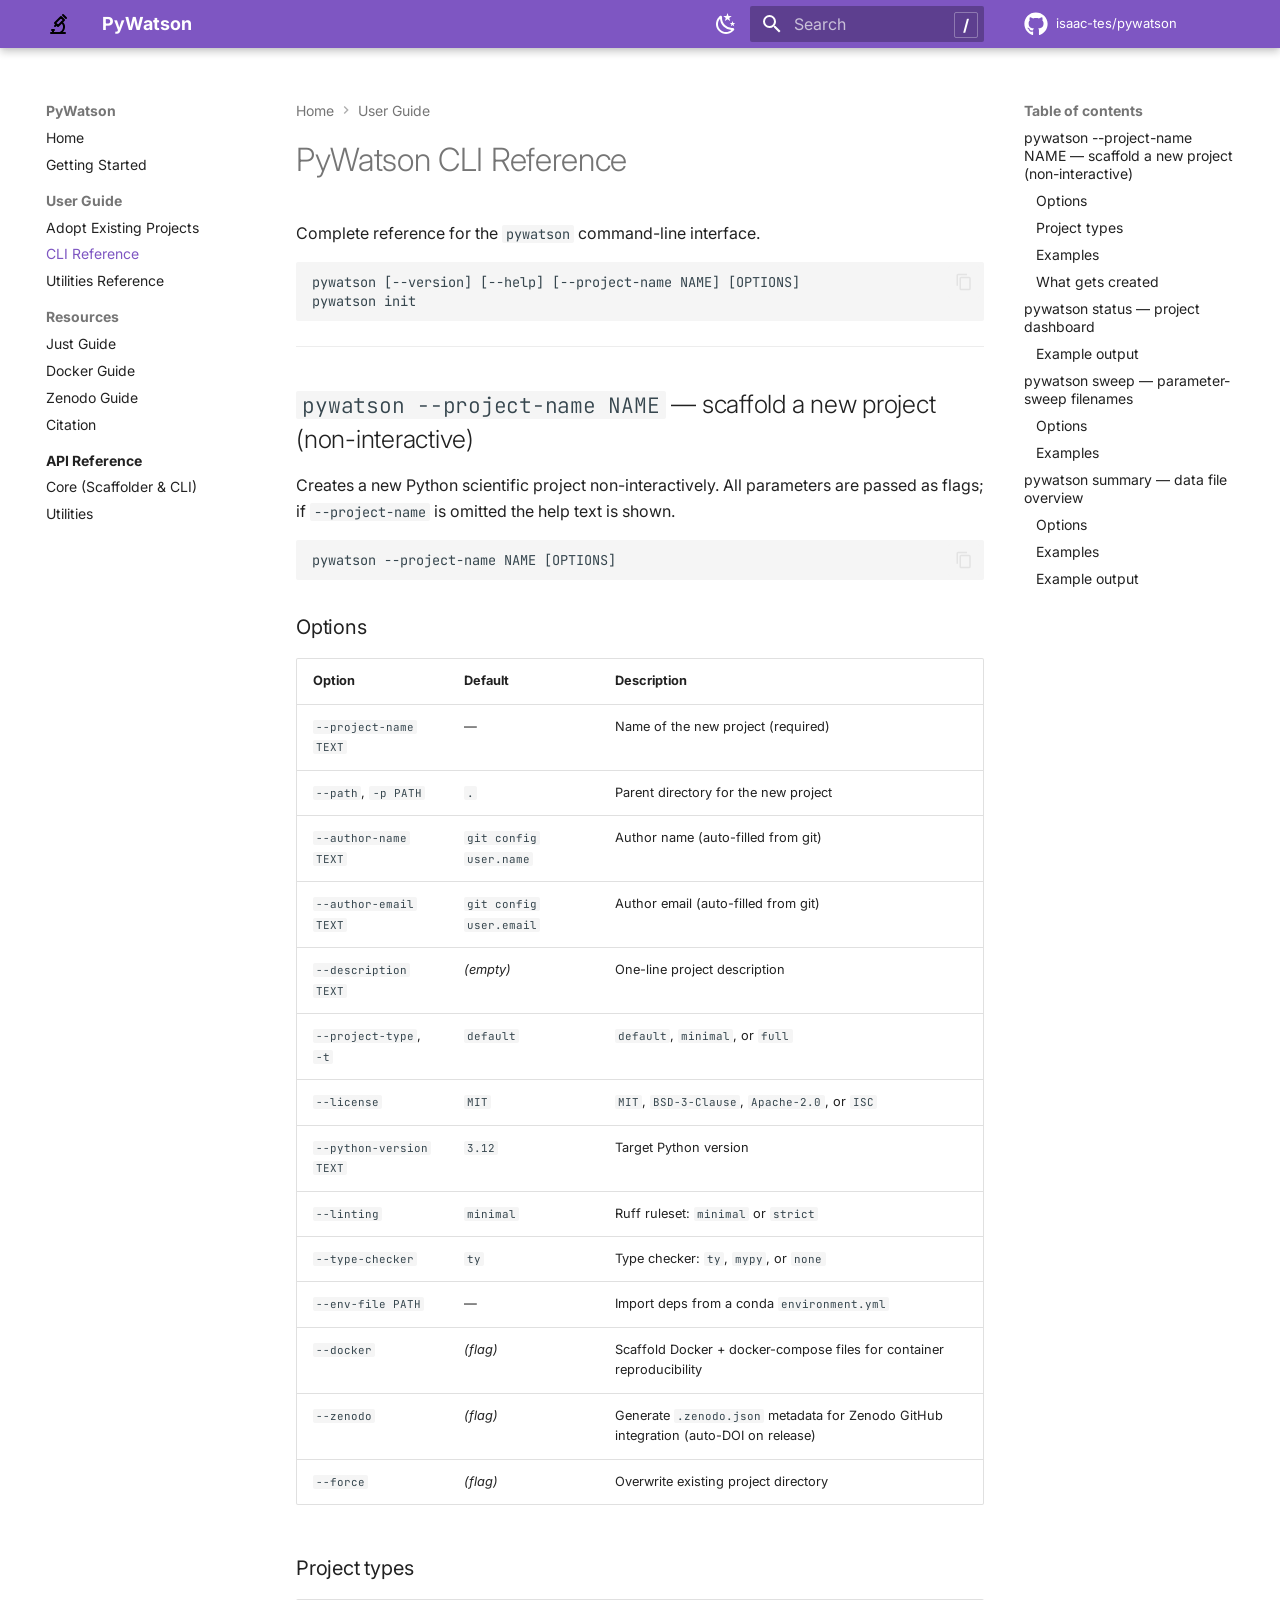
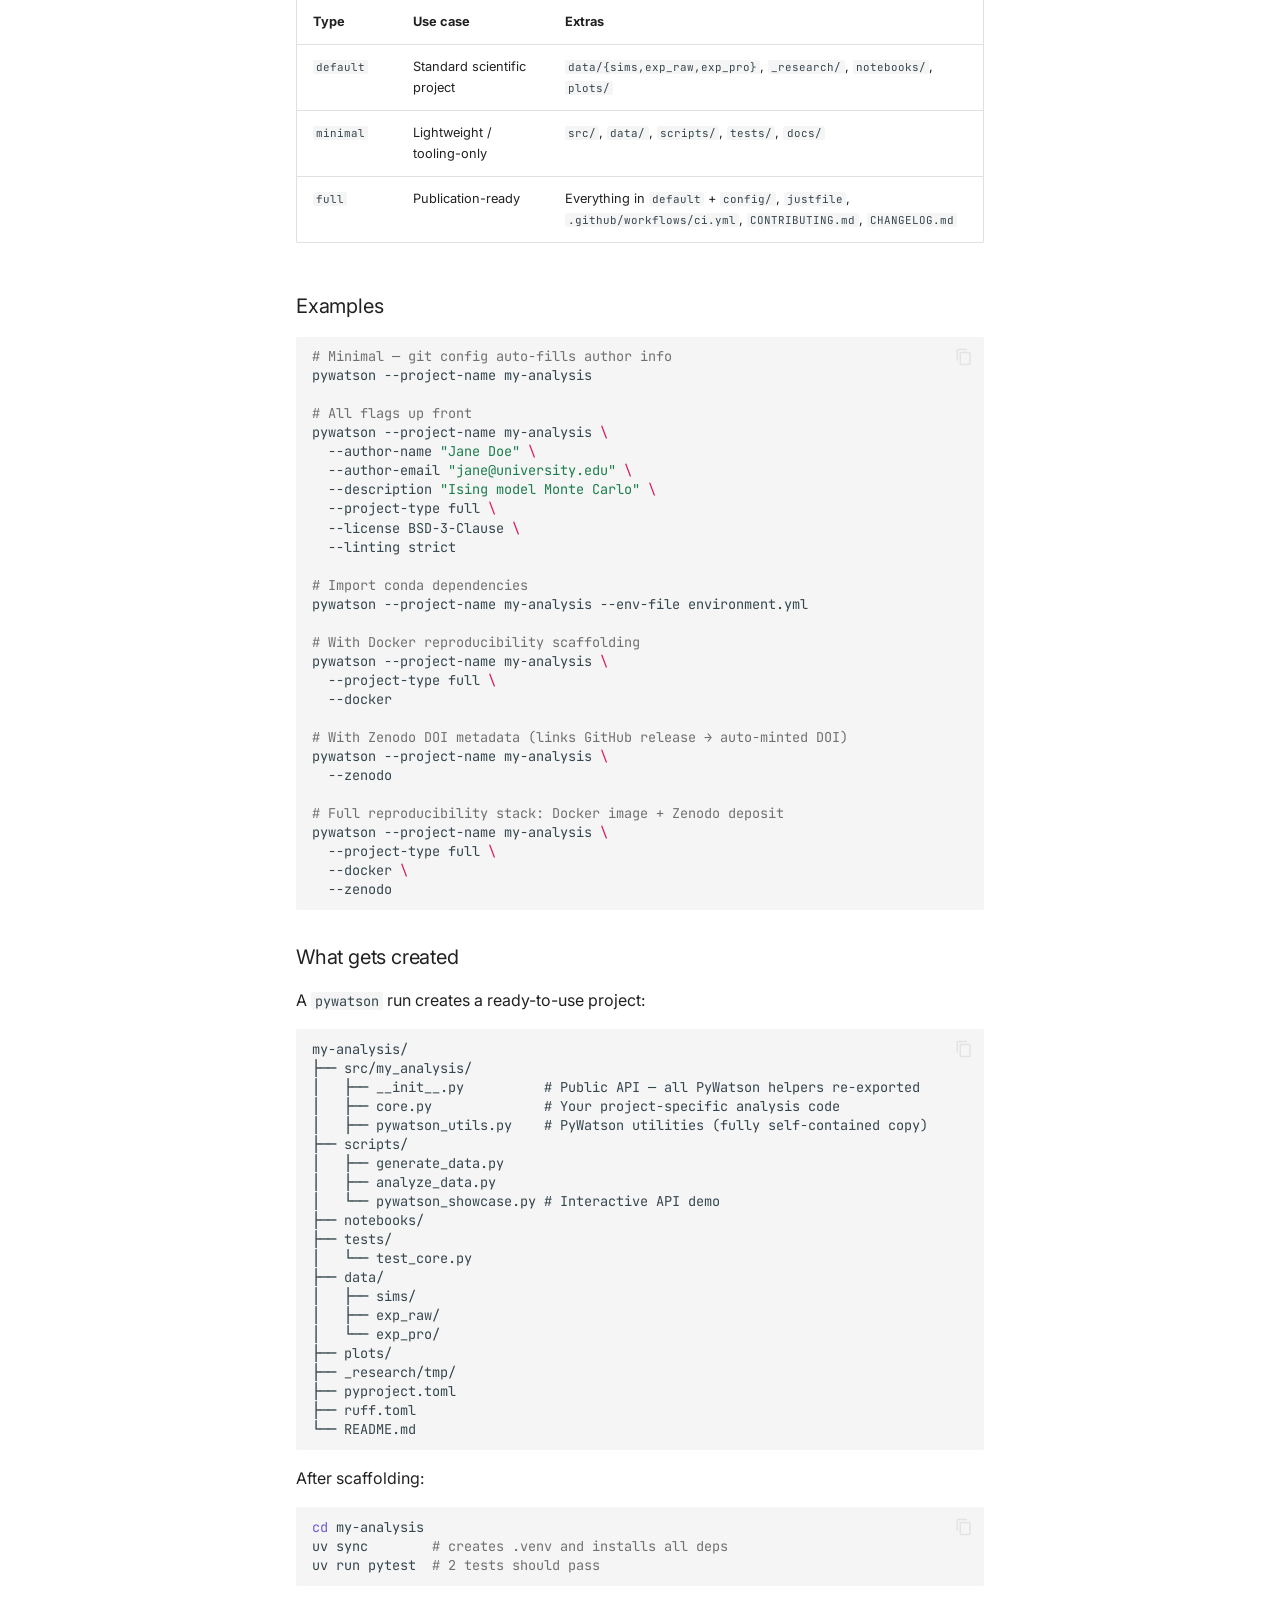
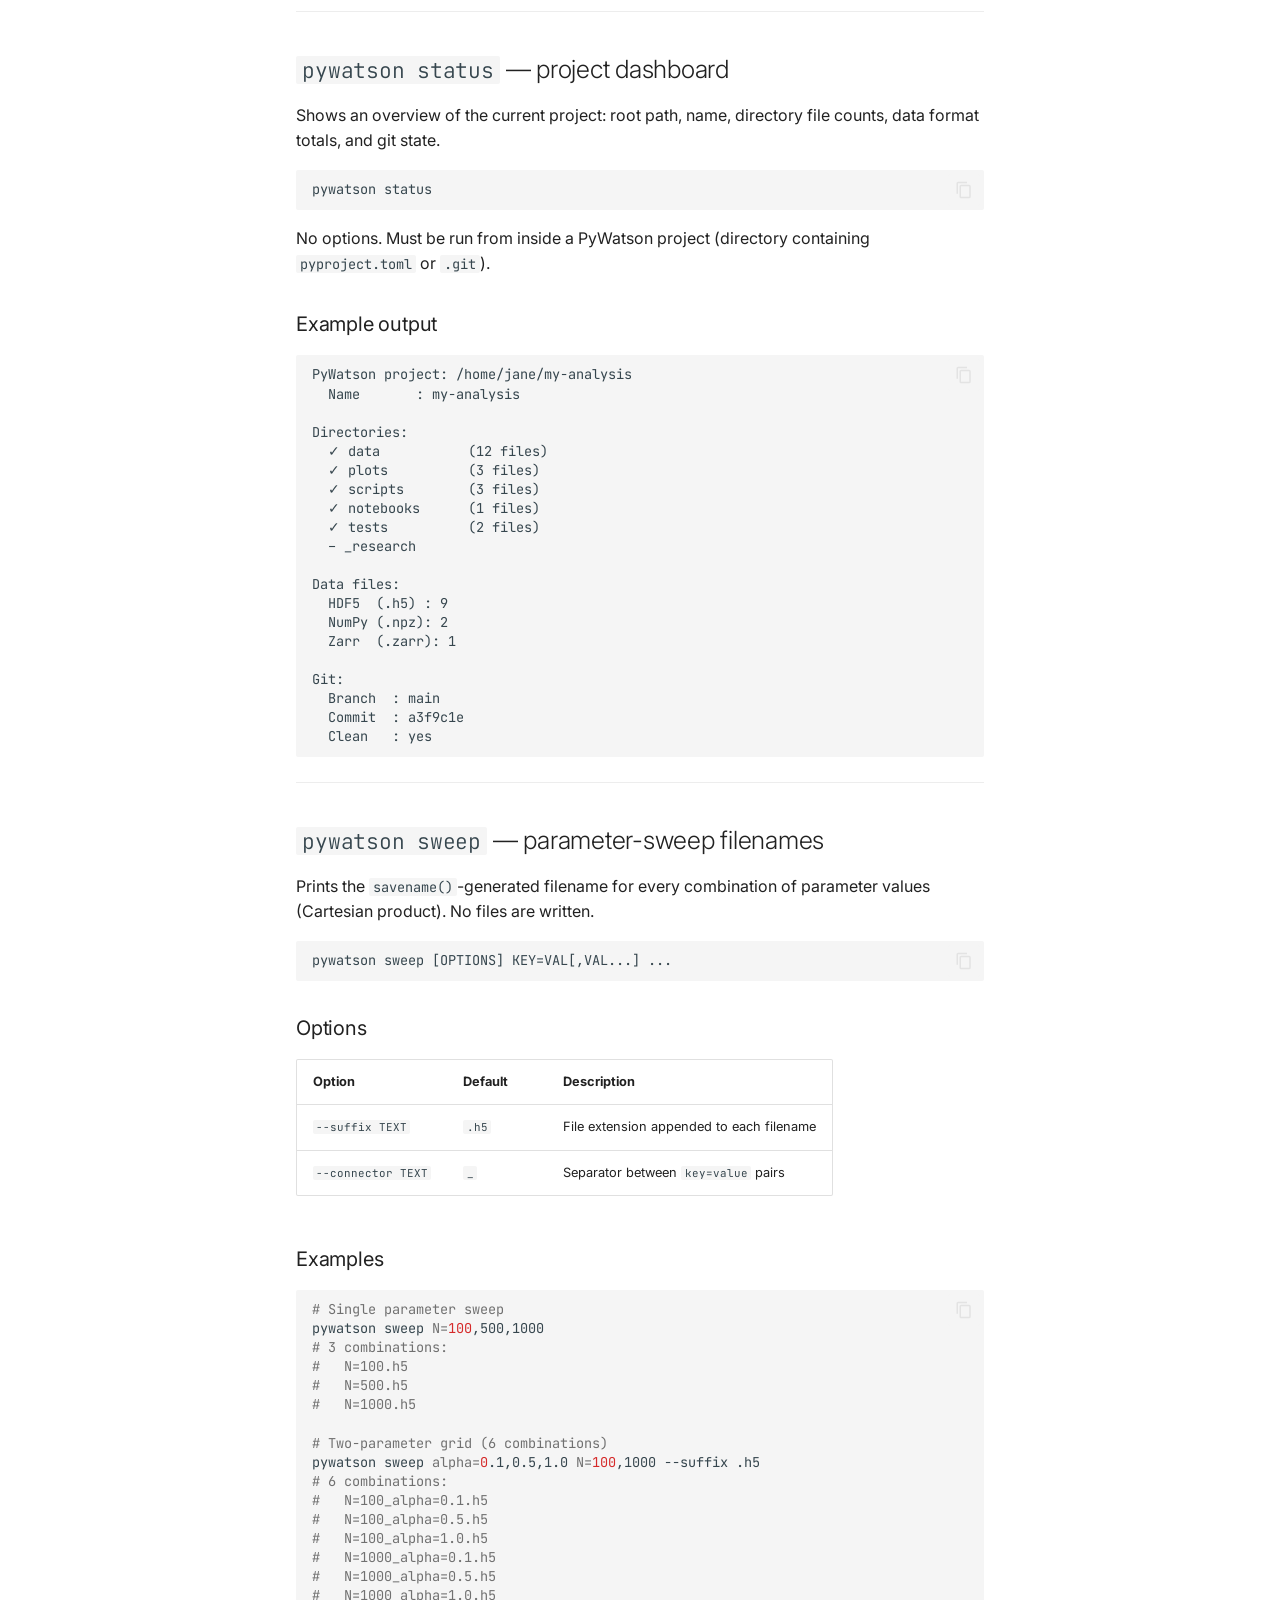
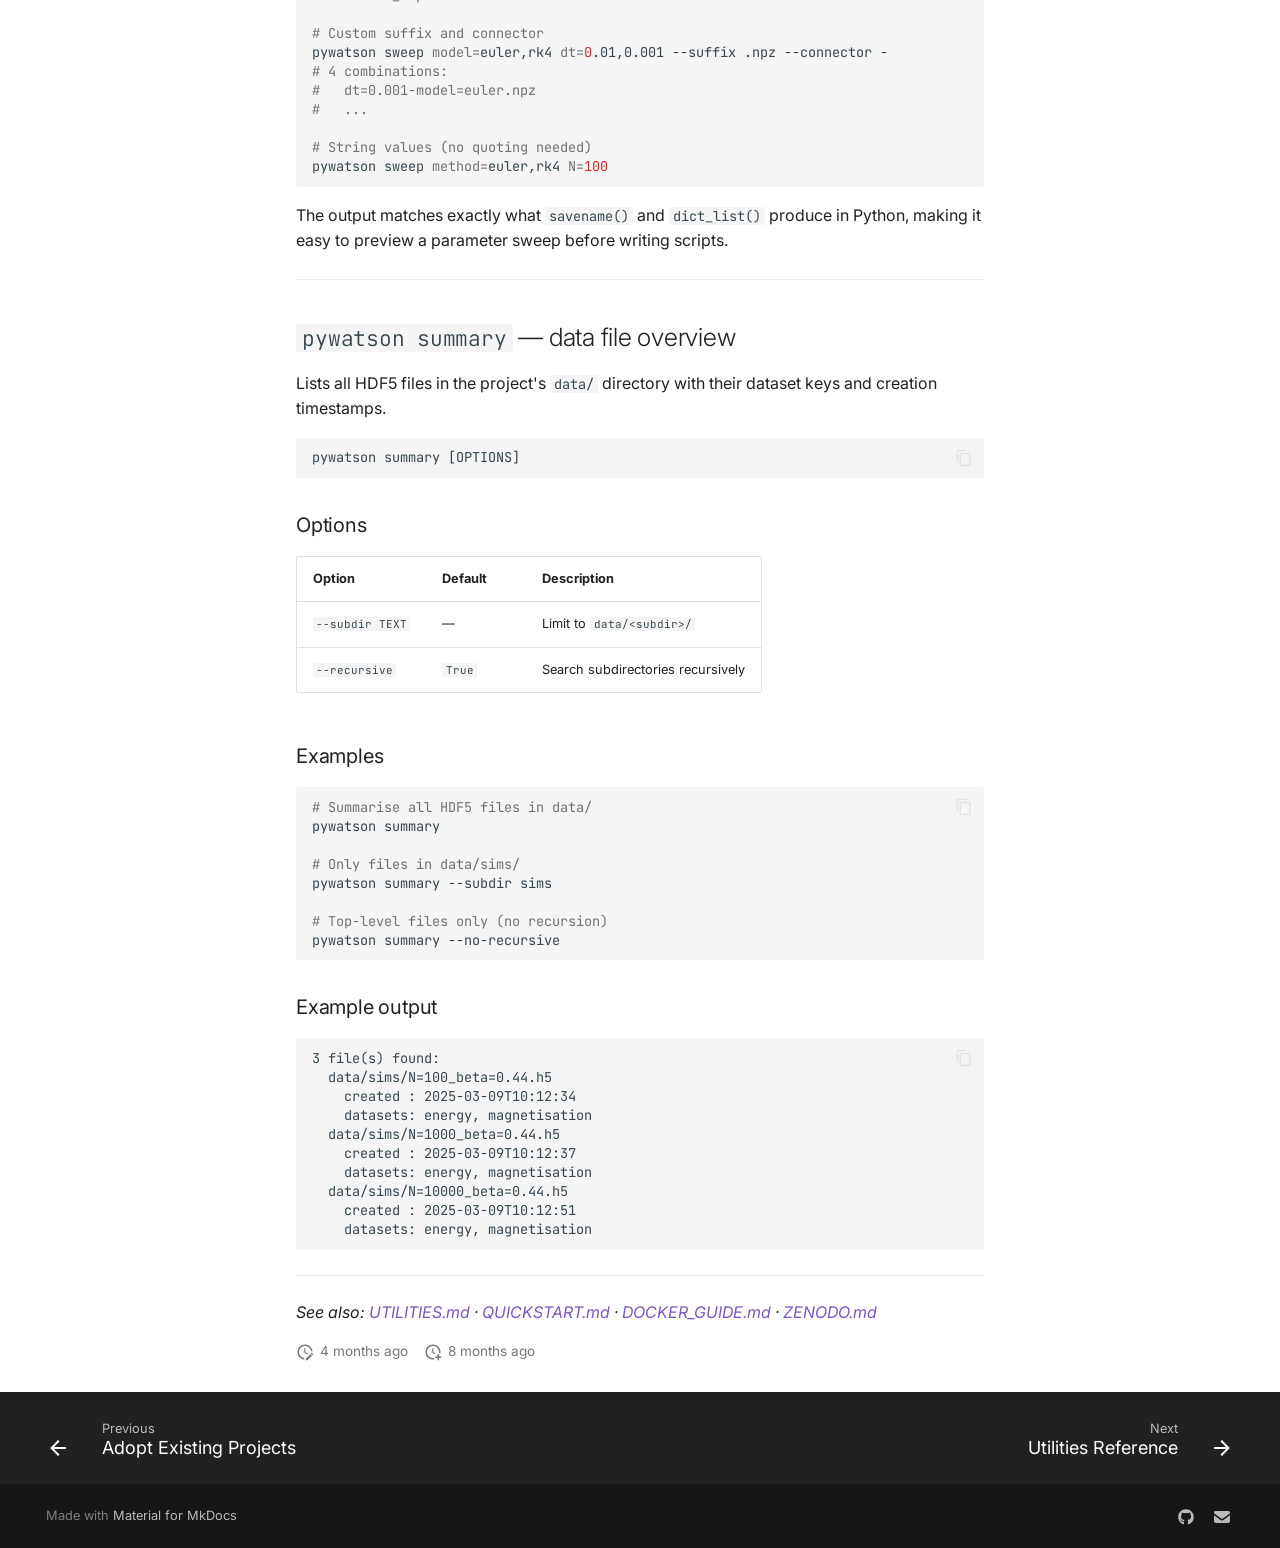
<file: CLI/index.html>
<!doctype html>
<html lang="en" class="no-js">
  <head>
    
      <meta charset="utf-8">
      <meta name="viewport" content="width=device-width,initial-scale=1">
      
        <meta name="description" content="A Python scientific project management tool — scaffold reproducible research projects with modern Python tooling.">
      
      
        <meta name="author" content="Isaac Tesfaye">
      
      
        <link rel="canonical" href="https://isaac-tes.github.io/pywatson/CLI/">
      
      
        <link rel="prev" href="../ADOPT_GUIDE/">
      
      
        <link rel="next" href="../UTILITIES/">
      
      
        
      
      
      <link rel="icon" href="../assets/logo.svg">
      <meta name="generator" content="mkdocs-1.6.1, mkdocs-material-9.7.7">
    
    
      
        <title>CLI Reference - PyWatson</title>
      
    
    
      <link rel="stylesheet" href="../assets/stylesheets/main.ec1eaa64.min.css">
      
        
        <link rel="stylesheet" href="../assets/stylesheets/palette.ab4e12ef.min.css">
      
      


    
    
      
    
    
      
        
        
        <link rel="preconnect" href="https://fonts.gstatic.com" crossorigin>
        <link rel="stylesheet" href="https://fonts.googleapis.com/css?family=Inter:300,300i,400,400i,700,700i%7CJetBrains+Mono:400,400i,700,700i&display=fallback">
        <style>:root{--md-text-font:"Inter";--md-code-font:"JetBrains Mono"}</style>
      
    
    
      <link rel="stylesheet" href="../assets/_mkdocstrings.css">
    
      <link rel="stylesheet" href="../css/timeago.css">
    
      <link rel="stylesheet" href="../stylesheets/extra.css">
    
    <script>__md_scope=new URL("..",location),__md_hash=e=>[...e].reduce(((e,_)=>(e<<5)-e+_.charCodeAt(0)),0),__md_get=(e,_=localStorage,t=__md_scope)=>JSON.parse(_.getItem(t.pathname+"."+e)),__md_set=(e,_,t=localStorage,a=__md_scope)=>{try{t.setItem(a.pathname+"."+e,JSON.stringify(_))}catch(e){}}</script>
    
      

    
    
  </head>
  
  
    
    
      
    
    
    
    
    <body dir="ltr" data-md-color-scheme="default" data-md-color-primary="deep-purple" data-md-color-accent="teal">
  
    
    <input class="md-toggle" data-md-toggle="drawer" type="checkbox" id="__drawer" autocomplete="off">
    <input class="md-toggle" data-md-toggle="search" type="checkbox" id="__search" autocomplete="off">
    <label class="md-overlay" for="__drawer"></label>
    <div data-md-component="skip">
      
        
        <a href="#pywatson-cli-reference" class="md-skip">
          Skip to content
        </a>
      
    </div>
    <div data-md-component="announce">
      
    </div>
    
    
      

  

<header class="md-header md-header--shadow" data-md-component="header">
  <nav class="md-header__inner md-grid" aria-label="Header">
    <a href=".." title="PyWatson" class="md-header__button md-logo" aria-label="PyWatson" data-md-component="logo">
      
  <img src="../assets/logo.svg" alt="logo">

    </a>
    <label class="md-header__button md-icon" for="__drawer">
      
      <svg xmlns="http://www.w3.org/2000/svg" viewBox="0 0 24 24"><path d="M3 6h18v2H3zm0 5h18v2H3zm0 5h18v2H3z"/></svg>
    </label>
    <div class="md-header__title" data-md-component="header-title">
      <div class="md-header__ellipsis">
        <div class="md-header__topic">
          <span class="md-ellipsis">
            PyWatson
          </span>
        </div>
        <div class="md-header__topic" data-md-component="header-topic">
          <span class="md-ellipsis">
            
              CLI Reference
            
          </span>
        </div>
      </div>
    </div>
    
      
        <form class="md-header__option" data-md-component="palette">
  
    
    
    
    <input class="md-option" data-md-color-media="" data-md-color-scheme="default" data-md-color-primary="deep-purple" data-md-color-accent="teal"  aria-label="Switch to dark mode"  type="radio" name="__palette" id="__palette_0">
    
      <label class="md-header__button md-icon" title="Switch to dark mode" for="__palette_1" hidden>
        <svg xmlns="http://www.w3.org/2000/svg" viewBox="0 0 24 24"><path d="m17.75 4.09-2.53 1.94.91 3.06-2.63-1.81-2.63 1.81.91-3.06-2.53-1.94L12.44 4l1.06-3 1.06 3zm3.5 6.91-1.64 1.25.59 1.98-1.7-1.17-1.7 1.17.59-1.98L15.75 11l2.06-.05L18.5 9l.69 1.95zm-2.28 4.95c.83-.08 1.72 1.1 1.19 1.85-.32.45-.66.87-1.08 1.27C15.17 23 8.84 23 4.94 19.07c-3.91-3.9-3.91-10.24 0-14.14.4-.4.82-.76 1.27-1.08.75-.53 1.93.36 1.85 1.19-.27 2.86.69 5.83 2.89 8.02a9.96 9.96 0 0 0 8.02 2.89m-1.64 2.02a12.08 12.08 0 0 1-7.8-3.47c-2.17-2.19-3.33-5-3.49-7.82-2.81 3.14-2.7 7.96.31 10.98 3.02 3.01 7.84 3.12 10.98.31"/></svg>
      </label>
    
  
    
    
    
    <input class="md-option" data-md-color-media="" data-md-color-scheme="slate" data-md-color-primary="deep-purple" data-md-color-accent="teal"  aria-label="Switch to light mode"  type="radio" name="__palette" id="__palette_1">
    
      <label class="md-header__button md-icon" title="Switch to light mode" for="__palette_0" hidden>
        <svg xmlns="http://www.w3.org/2000/svg" viewBox="0 0 24 24"><path d="M12 7a5 5 0 0 1 5 5 5 5 0 0 1-5 5 5 5 0 0 1-5-5 5 5 0 0 1 5-5m0 2a3 3 0 0 0-3 3 3 3 0 0 0 3 3 3 3 0 0 0 3-3 3 3 0 0 0-3-3m0-7 2.39 3.42C13.65 5.15 12.84 5 12 5s-1.65.15-2.39.42zM3.34 7l4.16-.35A7.2 7.2 0 0 0 5.94 8.5c-.44.74-.69 1.5-.83 2.29zm.02 10 1.76-3.77a7.131 7.131 0 0 0 2.38 4.14zM20.65 7l-1.77 3.79a7.02 7.02 0 0 0-2.38-4.15zm-.01 10-4.14.36c.59-.51 1.12-1.14 1.54-1.86.42-.73.69-1.5.83-2.29zM12 22l-2.41-3.44c.74.27 1.55.44 2.41.44.82 0 1.63-.17 2.37-.44z"/></svg>
      </label>
    
  
</form>
      
    
    
      <script>var palette=__md_get("__palette");if(palette&&palette.color){if("(prefers-color-scheme)"===palette.color.media){var media=matchMedia("(prefers-color-scheme: light)"),input=document.querySelector(media.matches?"[data-md-color-media='(prefers-color-scheme: light)']":"[data-md-color-media='(prefers-color-scheme: dark)']");palette.color.media=input.getAttribute("data-md-color-media"),palette.color.scheme=input.getAttribute("data-md-color-scheme"),palette.color.primary=input.getAttribute("data-md-color-primary"),palette.color.accent=input.getAttribute("data-md-color-accent")}for(var[key,value]of Object.entries(palette.color))document.body.setAttribute("data-md-color-"+key,value)}</script>
    
    
    
      
      
        <label class="md-header__button md-icon" for="__search">
          
          <svg xmlns="http://www.w3.org/2000/svg" viewBox="0 0 24 24"><path d="M9.5 3A6.5 6.5 0 0 1 16 9.5c0 1.61-.59 3.09-1.56 4.23l.27.27h.79l5 5-1.5 1.5-5-5v-.79l-.27-.27A6.52 6.52 0 0 1 9.5 16 6.5 6.5 0 0 1 3 9.5 6.5 6.5 0 0 1 9.5 3m0 2C7 5 5 7 5 9.5S7 14 9.5 14 14 12 14 9.5 12 5 9.5 5"/></svg>
        </label>
        <div class="md-search" data-md-component="search" role="dialog">
  <label class="md-search__overlay" for="__search"></label>
  <div class="md-search__inner" role="search">
    <form class="md-search__form" name="search">
      <input type="text" class="md-search__input" name="query" aria-label="Search" placeholder="Search" autocapitalize="off" autocorrect="off" autocomplete="off" spellcheck="false" data-md-component="search-query" required>
      <label class="md-search__icon md-icon" for="__search">
        
        <svg xmlns="http://www.w3.org/2000/svg" viewBox="0 0 24 24"><path d="M9.5 3A6.5 6.5 0 0 1 16 9.5c0 1.61-.59 3.09-1.56 4.23l.27.27h.79l5 5-1.5 1.5-5-5v-.79l-.27-.27A6.52 6.52 0 0 1 9.5 16 6.5 6.5 0 0 1 3 9.5 6.5 6.5 0 0 1 9.5 3m0 2C7 5 5 7 5 9.5S7 14 9.5 14 14 12 14 9.5 12 5 9.5 5"/></svg>
        
        <svg xmlns="http://www.w3.org/2000/svg" viewBox="0 0 24 24"><path d="M20 11v2H8l5.5 5.5-1.42 1.42L4.16 12l7.92-7.92L13.5 5.5 8 11z"/></svg>
      </label>
      <nav class="md-search__options" aria-label="Search">
        
          <a href="javascript:void(0)" class="md-search__icon md-icon" title="Share" aria-label="Share" data-clipboard data-clipboard-text="" data-md-component="search-share" tabindex="-1">
            
            <svg xmlns="http://www.w3.org/2000/svg" viewBox="0 0 24 24"><path d="M18 16.08c-.76 0-1.44.3-1.96.77L8.91 12.7c.05-.23.09-.46.09-.7s-.04-.47-.09-.7l7.05-4.11c.54.5 1.25.81 2.04.81a3 3 0 0 0 3-3 3 3 0 0 0-3-3 3 3 0 0 0-3 3c0 .24.04.47.09.7L8.04 9.81C7.5 9.31 6.79 9 6 9a3 3 0 0 0-3 3 3 3 0 0 0 3 3c.79 0 1.5-.31 2.04-.81l7.12 4.15c-.05.21-.08.43-.08.66 0 1.61 1.31 2.91 2.92 2.91s2.92-1.3 2.92-2.91A2.92 2.92 0 0 0 18 16.08"/></svg>
          </a>
        
        <button type="reset" class="md-search__icon md-icon" title="Clear" aria-label="Clear" tabindex="-1">
          
          <svg xmlns="http://www.w3.org/2000/svg" viewBox="0 0 24 24"><path d="M19 6.41 17.59 5 12 10.59 6.41 5 5 6.41 10.59 12 5 17.59 6.41 19 12 13.41 17.59 19 19 17.59 13.41 12z"/></svg>
        </button>
      </nav>
      
        <div class="md-search__suggest" data-md-component="search-suggest"></div>
      
    </form>
    <div class="md-search__output">
      <div class="md-search__scrollwrap" tabindex="0" data-md-scrollfix>
        <div class="md-search-result" data-md-component="search-result">
          <div class="md-search-result__meta">
            Initializing search
          </div>
          <ol class="md-search-result__list" role="presentation"></ol>
        </div>
      </div>
    </div>
  </div>
</div>
      
    
    
      <div class="md-header__source">
        <a href="https://github.com/isaac-tes/pywatson" title="Go to repository" class="md-source" data-md-component="source">
  <div class="md-source__icon md-icon">
    
    <svg xmlns="http://www.w3.org/2000/svg" viewBox="0 0 512 512"><!--! Font Awesome Free 7.1.0 by @fontawesome - https://fontawesome.com License - https://fontawesome.com/license/free (Icons: CC BY 4.0, Fonts: SIL OFL 1.1, Code: MIT License) Copyright 2025 Fonticons, Inc.--><path d="M173.9 397.4c0 2-2.3 3.6-5.2 3.6-3.3.3-5.6-1.3-5.6-3.6 0-2 2.3-3.6 5.2-3.6 3-.3 5.6 1.3 5.6 3.6m-31.1-4.5c-.7 2 1.3 4.3 4.3 4.9 2.6 1 5.6 0 6.2-2s-1.3-4.3-4.3-5.2c-2.6-.7-5.5.3-6.2 2.3m44.2-1.7c-2.9.7-4.9 2.6-4.6 4.9.3 2 2.9 3.3 5.9 2.6 2.9-.7 4.9-2.6 4.6-4.6-.3-1.9-3-3.2-5.9-2.9M252.8 8C114.1 8 8 113.3 8 252c0 110.9 69.8 205.8 169.5 239.2 12.8 2.3 17.3-5.6 17.3-12.1 0-6.2-.3-40.4-.3-61.4 0 0-70 15-84.7-29.8 0 0-11.4-29.1-27.8-36.6 0 0-22.9-15.7 1.6-15.4 0 0 24.9 2 38.6 25.8 21.9 38.6 58.6 27.5 72.9 20.9 2.3-16 8.8-27.1 16-33.7-55.9-6.2-112.3-14.3-112.3-110.5 0-27.5 7.6-41.3 23.6-58.9-2.6-6.5-11.1-33.3 2.6-67.9 20.9-6.5 69 27 69 27 20-5.6 41.5-8.5 62.8-8.5s42.8 2.9 62.8 8.5c0 0 48.1-33.6 69-27 13.7 34.7 5.2 61.4 2.6 67.9 16 17.7 25.8 31.5 25.8 58.9 0 96.5-58.9 104.2-114.8 110.5 9.2 7.9 17 22.9 17 46.4 0 33.7-.3 75.4-.3 83.6 0 6.5 4.6 14.4 17.3 12.1C436.2 457.8 504 362.9 504 252 504 113.3 391.5 8 252.8 8M105.2 352.9c-1.3 1-1 3.3.7 5.2 1.6 1.6 3.9 2.3 5.2 1 1.3-1 1-3.3-.7-5.2-1.6-1.6-3.9-2.3-5.2-1m-10.8-8.1c-.7 1.3.3 2.9 2.3 3.9 1.6 1 3.6.7 4.3-.7.7-1.3-.3-2.9-2.3-3.9-2-.6-3.6-.3-4.3.7m32.4 35.6c-1.6 1.3-1 4.3 1.3 6.2 2.3 2.3 5.2 2.6 6.5 1 1.3-1.3.7-4.3-1.3-6.2-2.2-2.3-5.2-2.6-6.5-1m-11.4-14.7c-1.6 1-1.6 3.6 0 5.9s4.3 3.3 5.6 2.3c1.6-1.3 1.6-3.9 0-6.2-1.4-2.3-4-3.3-5.6-2"/></svg>
  </div>
  <div class="md-source__repository">
    isaac-tes/pywatson
  </div>
</a>
      </div>
    
  </nav>
  
</header>
    
    <div class="md-container" data-md-component="container">
      
      
        
          
        
      
      <main class="md-main" data-md-component="main">
        <div class="md-main__inner md-grid">
          
            
              
              <div class="md-sidebar md-sidebar--primary" data-md-component="sidebar" data-md-type="navigation" >
                <div class="md-sidebar__scrollwrap">
                  <div class="md-sidebar__inner">
                    



<nav class="md-nav md-nav--primary" aria-label="Navigation" data-md-level="0">
  <label class="md-nav__title" for="__drawer">
    <a href=".." title="PyWatson" class="md-nav__button md-logo" aria-label="PyWatson" data-md-component="logo">
      
  <img src="../assets/logo.svg" alt="logo">

    </a>
    PyWatson
  </label>
  
    <div class="md-nav__source">
      <a href="https://github.com/isaac-tes/pywatson" title="Go to repository" class="md-source" data-md-component="source">
  <div class="md-source__icon md-icon">
    
    <svg xmlns="http://www.w3.org/2000/svg" viewBox="0 0 512 512"><!--! Font Awesome Free 7.1.0 by @fontawesome - https://fontawesome.com License - https://fontawesome.com/license/free (Icons: CC BY 4.0, Fonts: SIL OFL 1.1, Code: MIT License) Copyright 2025 Fonticons, Inc.--><path d="M173.9 397.4c0 2-2.3 3.6-5.2 3.6-3.3.3-5.6-1.3-5.6-3.6 0-2 2.3-3.6 5.2-3.6 3-.3 5.6 1.3 5.6 3.6m-31.1-4.5c-.7 2 1.3 4.3 4.3 4.9 2.6 1 5.6 0 6.2-2s-1.3-4.3-4.3-5.2c-2.6-.7-5.5.3-6.2 2.3m44.2-1.7c-2.9.7-4.9 2.6-4.6 4.9.3 2 2.9 3.3 5.9 2.6 2.9-.7 4.9-2.6 4.6-4.6-.3-1.9-3-3.2-5.9-2.9M252.8 8C114.1 8 8 113.3 8 252c0 110.9 69.8 205.8 169.5 239.2 12.8 2.3 17.3-5.6 17.3-12.1 0-6.2-.3-40.4-.3-61.4 0 0-70 15-84.7-29.8 0 0-11.4-29.1-27.8-36.6 0 0-22.9-15.7 1.6-15.4 0 0 24.9 2 38.6 25.8 21.9 38.6 58.6 27.5 72.9 20.9 2.3-16 8.8-27.1 16-33.7-55.9-6.2-112.3-14.3-112.3-110.5 0-27.5 7.6-41.3 23.6-58.9-2.6-6.5-11.1-33.3 2.6-67.9 20.9-6.5 69 27 69 27 20-5.6 41.5-8.5 62.8-8.5s42.8 2.9 62.8 8.5c0 0 48.1-33.6 69-27 13.7 34.7 5.2 61.4 2.6 67.9 16 17.7 25.8 31.5 25.8 58.9 0 96.5-58.9 104.2-114.8 110.5 9.2 7.9 17 22.9 17 46.4 0 33.7-.3 75.4-.3 83.6 0 6.5 4.6 14.4 17.3 12.1C436.2 457.8 504 362.9 504 252 504 113.3 391.5 8 252.8 8M105.2 352.9c-1.3 1-1 3.3.7 5.2 1.6 1.6 3.9 2.3 5.2 1 1.3-1 1-3.3-.7-5.2-1.6-1.6-3.9-2.3-5.2-1m-10.8-8.1c-.7 1.3.3 2.9 2.3 3.9 1.6 1 3.6.7 4.3-.7.7-1.3-.3-2.9-2.3-3.9-2-.6-3.6-.3-4.3.7m32.4 35.6c-1.6 1.3-1 4.3 1.3 6.2 2.3 2.3 5.2 2.6 6.5 1 1.3-1.3.7-4.3-1.3-6.2-2.2-2.3-5.2-2.6-6.5-1m-11.4-14.7c-1.6 1-1.6 3.6 0 5.9s4.3 3.3 5.6 2.3c1.6-1.3 1.6-3.9 0-6.2-1.4-2.3-4-3.3-5.6-2"/></svg>
  </div>
  <div class="md-source__repository">
    isaac-tes/pywatson
  </div>
</a>
    </div>
  
  <ul class="md-nav__list" data-md-scrollfix>
    
      
      
  
  
  
  
    <li class="md-nav__item">
      <a href=".." class="md-nav__link">
        
  
  
  <span class="md-ellipsis">
    
  
    Home
  

    
  </span>
  
  

      </a>
    </li>
  

    
      
      
  
  
  
  
    <li class="md-nav__item">
      <a href="../QUICKSTART/" class="md-nav__link">
        
  
  
  <span class="md-ellipsis">
    
  
    Getting Started
  

    
  </span>
  
  

      </a>
    </li>
  

    
      
      
  
  
    
  
  
  
    
    
      
        
      
        
      
        
      
    
    
    
      
        
        
      
    
    
    <li class="md-nav__item md-nav__item--active md-nav__item--section md-nav__item--nested">
      
        
        
        <input class="md-nav__toggle md-toggle " type="checkbox" id="__nav_3" checked>
        
          
          <label class="md-nav__link" for="__nav_3" id="__nav_3_label" tabindex="">
            
  
  
  <span class="md-ellipsis">
    
  
    User Guide
  

    
  </span>
  
  

            <span class="md-nav__icon md-icon"></span>
          </label>
        
        <nav class="md-nav" data-md-level="1" aria-labelledby="__nav_3_label" aria-expanded="true">
          <label class="md-nav__title" for="__nav_3">
            <span class="md-nav__icon md-icon"></span>
            
  
    User Guide
  

          </label>
          <ul class="md-nav__list" data-md-scrollfix>
            
              
                
  
  
  
  
    <li class="md-nav__item">
      <a href="../ADOPT_GUIDE/" class="md-nav__link">
        
  
  
  <span class="md-ellipsis">
    
  
    Adopt Existing Projects
  

    
  </span>
  
  

      </a>
    </li>
  

              
            
              
                
  
  
    
  
  
  
    <li class="md-nav__item md-nav__item--active">
      
      <input class="md-nav__toggle md-toggle" type="checkbox" id="__toc">
      
      
        
      
      
        <label class="md-nav__link md-nav__link--active" for="__toc">
          
  
  
  <span class="md-ellipsis">
    
  
    CLI Reference
  

    
  </span>
  
  

          <span class="md-nav__icon md-icon"></span>
        </label>
      
      <a href="./" class="md-nav__link md-nav__link--active">
        
  
  
  <span class="md-ellipsis">
    
  
    CLI Reference
  

    
  </span>
  
  

      </a>
      
        

<nav class="md-nav md-nav--secondary" aria-label="Table of contents">
  
  
  
    
  
  
    <label class="md-nav__title" for="__toc">
      <span class="md-nav__icon md-icon"></span>
      Table of contents
    </label>
    <ul class="md-nav__list" data-md-component="toc" data-md-scrollfix>
      
        <li class="md-nav__item">
  <a href="#pywatson-project-name-name-scaffold-a-new-project-non-interactive" class="md-nav__link">
    <span class="md-ellipsis">
      
        pywatson --project-name NAME — scaffold a new project (non-interactive)
      
    </span>
  </a>
  
    <nav class="md-nav" aria-label="pywatson --project-name NAME — scaffold a new project (non-interactive)">
      <ul class="md-nav__list">
        
          <li class="md-nav__item">
  <a href="#options" class="md-nav__link">
    <span class="md-ellipsis">
      
        Options
      
    </span>
  </a>
  
</li>
        
          <li class="md-nav__item">
  <a href="#project-types" class="md-nav__link">
    <span class="md-ellipsis">
      
        Project types
      
    </span>
  </a>
  
</li>
        
          <li class="md-nav__item">
  <a href="#examples" class="md-nav__link">
    <span class="md-ellipsis">
      
        Examples
      
    </span>
  </a>
  
</li>
        
          <li class="md-nav__item">
  <a href="#what-gets-created" class="md-nav__link">
    <span class="md-ellipsis">
      
        What gets created
      
    </span>
  </a>
  
</li>
        
      </ul>
    </nav>
  
</li>
      
        <li class="md-nav__item">
  <a href="#pywatson-status-project-dashboard" class="md-nav__link">
    <span class="md-ellipsis">
      
        pywatson status — project dashboard
      
    </span>
  </a>
  
    <nav class="md-nav" aria-label="pywatson status — project dashboard">
      <ul class="md-nav__list">
        
          <li class="md-nav__item">
  <a href="#example-output" class="md-nav__link">
    <span class="md-ellipsis">
      
        Example output
      
    </span>
  </a>
  
</li>
        
      </ul>
    </nav>
  
</li>
      
        <li class="md-nav__item">
  <a href="#pywatson-sweep-parameter-sweep-filenames" class="md-nav__link">
    <span class="md-ellipsis">
      
        pywatson sweep — parameter-sweep filenames
      
    </span>
  </a>
  
    <nav class="md-nav" aria-label="pywatson sweep — parameter-sweep filenames">
      <ul class="md-nav__list">
        
          <li class="md-nav__item">
  <a href="#options_1" class="md-nav__link">
    <span class="md-ellipsis">
      
        Options
      
    </span>
  </a>
  
</li>
        
          <li class="md-nav__item">
  <a href="#examples_1" class="md-nav__link">
    <span class="md-ellipsis">
      
        Examples
      
    </span>
  </a>
  
</li>
        
      </ul>
    </nav>
  
</li>
      
        <li class="md-nav__item">
  <a href="#pywatson-summary-data-file-overview" class="md-nav__link">
    <span class="md-ellipsis">
      
        pywatson summary — data file overview
      
    </span>
  </a>
  
    <nav class="md-nav" aria-label="pywatson summary — data file overview">
      <ul class="md-nav__list">
        
          <li class="md-nav__item">
  <a href="#options_2" class="md-nav__link">
    <span class="md-ellipsis">
      
        Options
      
    </span>
  </a>
  
</li>
        
          <li class="md-nav__item">
  <a href="#examples_2" class="md-nav__link">
    <span class="md-ellipsis">
      
        Examples
      
    </span>
  </a>
  
</li>
        
          <li class="md-nav__item">
  <a href="#example-output_1" class="md-nav__link">
    <span class="md-ellipsis">
      
        Example output
      
    </span>
  </a>
  
</li>
        
      </ul>
    </nav>
  
</li>
      
    </ul>
  
</nav>
      
    </li>
  

              
            
              
                
  
  
  
  
    <li class="md-nav__item">
      <a href="../UTILITIES/" class="md-nav__link">
        
  
  
  <span class="md-ellipsis">
    
  
    Utilities Reference
  

    
  </span>
  
  

      </a>
    </li>
  

              
            
          </ul>
        </nav>
      
    </li>
  

    
      
      
  
  
  
  
    
    
      
        
      
        
      
        
      
        
      
    
    
    
      
        
        
      
    
    
    <li class="md-nav__item md-nav__item--section md-nav__item--nested">
      
        
        
        <input class="md-nav__toggle md-toggle " type="checkbox" id="__nav_4" >
        
          
          <label class="md-nav__link" for="__nav_4" id="__nav_4_label" tabindex="">
            
  
  
  <span class="md-ellipsis">
    
  
    Resources
  

    
  </span>
  
  

            <span class="md-nav__icon md-icon"></span>
          </label>
        
        <nav class="md-nav" data-md-level="1" aria-labelledby="__nav_4_label" aria-expanded="false">
          <label class="md-nav__title" for="__nav_4">
            <span class="md-nav__icon md-icon"></span>
            
  
    Resources
  

          </label>
          <ul class="md-nav__list" data-md-scrollfix>
            
              
                
  
  
  
  
    <li class="md-nav__item">
      <a href="../JUST_GUIDE/" class="md-nav__link">
        
  
  
  <span class="md-ellipsis">
    
  
    Just Guide
  

    
  </span>
  
  

      </a>
    </li>
  

              
            
              
                
  
  
  
  
    <li class="md-nav__item">
      <a href="../DOCKER_GUIDE/" class="md-nav__link">
        
  
  
  <span class="md-ellipsis">
    
  
    Docker Guide
  

    
  </span>
  
  

      </a>
    </li>
  

              
            
              
                
  
  
  
  
    <li class="md-nav__item">
      <a href="../ZENODO/" class="md-nav__link">
        
  
  
  <span class="md-ellipsis">
    
  
    Zenodo Guide
  

    
  </span>
  
  

      </a>
    </li>
  

              
            
              
                
  
  
  
  
    <li class="md-nav__item">
      <a href="../citation/" class="md-nav__link">
        
  
  
  <span class="md-ellipsis">
    
  
    Citation
  

    
  </span>
  
  

      </a>
    </li>
  

              
            
          </ul>
        </nav>
      
    </li>
  

    
      
      
  
  
  
  
    
    
      
        
          
        
      
        
      
        
      
    
    
    
      
        
        
      
    
    
    <li class="md-nav__item md-nav__item--section md-nav__item--nested">
      
        
        
        <input class="md-nav__toggle md-toggle " type="checkbox" id="__nav_5" >
        
          
          <div class="md-nav__link md-nav__container">
            <a href="../api/" class="md-nav__link ">
              
  
  
  <span class="md-ellipsis">
    
  
    API Reference
  

    
  </span>
  
  

            </a>
            
              
              <label class="md-nav__link " for="__nav_5" id="__nav_5_label" tabindex="">
                <span class="md-nav__icon md-icon"></span>
              </label>
            
          </div>
        
        <nav class="md-nav" data-md-level="1" aria-labelledby="__nav_5_label" aria-expanded="false">
          <label class="md-nav__title" for="__nav_5">
            <span class="md-nav__icon md-icon"></span>
            
  
    API Reference
  

          </label>
          <ul class="md-nav__list" data-md-scrollfix>
            
              
            
              
                
  
  
  
  
    <li class="md-nav__item">
      <a href="../api/core/" class="md-nav__link">
        
  
  
  <span class="md-ellipsis">
    
  
    Core (Scaffolder & CLI)
  

    
  </span>
  
  

      </a>
    </li>
  

              
            
              
                
  
  
  
  
    <li class="md-nav__item">
      <a href="../api/utils/" class="md-nav__link">
        
  
  
  <span class="md-ellipsis">
    
  
    Utilities
  

    
  </span>
  
  

      </a>
    </li>
  

              
            
          </ul>
        </nav>
      
    </li>
  

    
  </ul>
</nav>
                  </div>
                </div>
              </div>
            
            
              
              <div class="md-sidebar md-sidebar--secondary" data-md-component="sidebar" data-md-type="toc" >
                <div class="md-sidebar__scrollwrap">
                  <div class="md-sidebar__inner">
                    

<nav class="md-nav md-nav--secondary" aria-label="Table of contents">
  
  
  
    
  
  
    <label class="md-nav__title" for="__toc">
      <span class="md-nav__icon md-icon"></span>
      Table of contents
    </label>
    <ul class="md-nav__list" data-md-component="toc" data-md-scrollfix>
      
        <li class="md-nav__item">
  <a href="#pywatson-project-name-name-scaffold-a-new-project-non-interactive" class="md-nav__link">
    <span class="md-ellipsis">
      
        pywatson --project-name NAME — scaffold a new project (non-interactive)
      
    </span>
  </a>
  
    <nav class="md-nav" aria-label="pywatson --project-name NAME — scaffold a new project (non-interactive)">
      <ul class="md-nav__list">
        
          <li class="md-nav__item">
  <a href="#options" class="md-nav__link">
    <span class="md-ellipsis">
      
        Options
      
    </span>
  </a>
  
</li>
        
          <li class="md-nav__item">
  <a href="#project-types" class="md-nav__link">
    <span class="md-ellipsis">
      
        Project types
      
    </span>
  </a>
  
</li>
        
          <li class="md-nav__item">
  <a href="#examples" class="md-nav__link">
    <span class="md-ellipsis">
      
        Examples
      
    </span>
  </a>
  
</li>
        
          <li class="md-nav__item">
  <a href="#what-gets-created" class="md-nav__link">
    <span class="md-ellipsis">
      
        What gets created
      
    </span>
  </a>
  
</li>
        
      </ul>
    </nav>
  
</li>
      
        <li class="md-nav__item">
  <a href="#pywatson-status-project-dashboard" class="md-nav__link">
    <span class="md-ellipsis">
      
        pywatson status — project dashboard
      
    </span>
  </a>
  
    <nav class="md-nav" aria-label="pywatson status — project dashboard">
      <ul class="md-nav__list">
        
          <li class="md-nav__item">
  <a href="#example-output" class="md-nav__link">
    <span class="md-ellipsis">
      
        Example output
      
    </span>
  </a>
  
</li>
        
      </ul>
    </nav>
  
</li>
      
        <li class="md-nav__item">
  <a href="#pywatson-sweep-parameter-sweep-filenames" class="md-nav__link">
    <span class="md-ellipsis">
      
        pywatson sweep — parameter-sweep filenames
      
    </span>
  </a>
  
    <nav class="md-nav" aria-label="pywatson sweep — parameter-sweep filenames">
      <ul class="md-nav__list">
        
          <li class="md-nav__item">
  <a href="#options_1" class="md-nav__link">
    <span class="md-ellipsis">
      
        Options
      
    </span>
  </a>
  
</li>
        
          <li class="md-nav__item">
  <a href="#examples_1" class="md-nav__link">
    <span class="md-ellipsis">
      
        Examples
      
    </span>
  </a>
  
</li>
        
      </ul>
    </nav>
  
</li>
      
        <li class="md-nav__item">
  <a href="#pywatson-summary-data-file-overview" class="md-nav__link">
    <span class="md-ellipsis">
      
        pywatson summary — data file overview
      
    </span>
  </a>
  
    <nav class="md-nav" aria-label="pywatson summary — data file overview">
      <ul class="md-nav__list">
        
          <li class="md-nav__item">
  <a href="#options_2" class="md-nav__link">
    <span class="md-ellipsis">
      
        Options
      
    </span>
  </a>
  
</li>
        
          <li class="md-nav__item">
  <a href="#examples_2" class="md-nav__link">
    <span class="md-ellipsis">
      
        Examples
      
    </span>
  </a>
  
</li>
        
          <li class="md-nav__item">
  <a href="#example-output_1" class="md-nav__link">
    <span class="md-ellipsis">
      
        Example output
      
    </span>
  </a>
  
</li>
        
      </ul>
    </nav>
  
</li>
      
    </ul>
  
</nav>
                  </div>
                </div>
              </div>
            
          
          
            <div class="md-content" data-md-component="content">
              
                



  


  <nav class="md-path" aria-label="Navigation" >
    <ol class="md-path__list">
      
        
  
  
    <li class="md-path__item">
      <a href=".." class="md-path__link">
        
  <span class="md-ellipsis">
    Home
  </span>

      </a>
    </li>
  

      
      
        
  
  
    
    
      <li class="md-path__item">
        <a href="../ADOPT_GUIDE/" class="md-path__link">
          
  <span class="md-ellipsis">
    User Guide
  </span>

        </a>
      </li>
    
  

      
    </ol>
  </nav>

              
              <article class="md-content__inner md-typeset">
                
                  


  
  


<h1 id="pywatson-cli-reference">PyWatson CLI Reference<a class="headerlink" href="#pywatson-cli-reference" title="Permanent link">&para;</a></h1>
<p>Complete reference for the <code>pywatson</code> command-line interface.</p>
<div class="language-text highlight"><pre><span></span><code><span id="__span-0-1"><a id="__codelineno-0-1" name="__codelineno-0-1" href="#__codelineno-0-1"></a>pywatson [--version] [--help] [--project-name NAME] [OPTIONS]
</span><span id="__span-0-2"><a id="__codelineno-0-2" name="__codelineno-0-2" href="#__codelineno-0-2"></a>pywatson init
</span></code></pre></div>
<hr />
<h2 id="pywatson-project-name-name-scaffold-a-new-project-non-interactive"><code>pywatson --project-name NAME</code> — scaffold a new project (non-interactive)<a class="headerlink" href="#pywatson-project-name-name-scaffold-a-new-project-non-interactive" title="Permanent link">&para;</a></h2>
<p>Creates a new Python scientific project non-interactively.
All parameters are passed as flags; if <code>--project-name</code> is omitted the help
text is shown.</p>
<div class="language-text highlight"><pre><span></span><code><span id="__span-1-1"><a id="__codelineno-1-1" name="__codelineno-1-1" href="#__codelineno-1-1"></a>pywatson --project-name NAME [OPTIONS]
</span></code></pre></div>
<h3 id="options">Options<a class="headerlink" href="#options" title="Permanent link">&para;</a></h3>
<table>
<thead>
<tr>
<th>Option</th>
<th>Default</th>
<th>Description</th>
</tr>
</thead>
<tbody>
<tr>
<td><code>--project-name TEXT</code></td>
<td>—</td>
<td>Name of the new project (required)</td>
</tr>
<tr>
<td><code>--path</code>, <code>-p PATH</code></td>
<td><code>.</code></td>
<td>Parent directory for the new project</td>
</tr>
<tr>
<td><code>--author-name TEXT</code></td>
<td><code>git config user.name</code></td>
<td>Author name (auto-filled from git)</td>
</tr>
<tr>
<td><code>--author-email TEXT</code></td>
<td><code>git config user.email</code></td>
<td>Author email (auto-filled from git)</td>
</tr>
<tr>
<td><code>--description TEXT</code></td>
<td><em>(empty)</em></td>
<td>One-line project description</td>
</tr>
<tr>
<td><code>--project-type</code>, <code>-t</code></td>
<td><code>default</code></td>
<td><code>default</code>, <code>minimal</code>, or <code>full</code></td>
</tr>
<tr>
<td><code>--license</code></td>
<td><code>MIT</code></td>
<td><code>MIT</code>, <code>BSD-3-Clause</code>, <code>Apache-2.0</code>, or <code>ISC</code></td>
</tr>
<tr>
<td><code>--python-version TEXT</code></td>
<td><code>3.12</code></td>
<td>Target Python version</td>
</tr>
<tr>
<td><code>--linting</code></td>
<td><code>minimal</code></td>
<td>Ruff ruleset: <code>minimal</code> or <code>strict</code></td>
</tr>
<tr>
<td><code>--type-checker</code></td>
<td><code>ty</code></td>
<td>Type checker: <code>ty</code>, <code>mypy</code>, or <code>none</code></td>
</tr>
<tr>
<td><code>--env-file PATH</code></td>
<td>—</td>
<td>Import deps from a conda <code>environment.yml</code></td>
</tr>
<tr>
<td><code>--docker</code></td>
<td><em>(flag)</em></td>
<td>Scaffold Docker + docker-compose files for container reproducibility</td>
</tr>
<tr>
<td><code>--zenodo</code></td>
<td><em>(flag)</em></td>
<td>Generate <code>.zenodo.json</code> metadata for Zenodo GitHub integration (auto-DOI on release)</td>
</tr>
<tr>
<td><code>--force</code></td>
<td><em>(flag)</em></td>
<td>Overwrite existing project directory</td>
</tr>
</tbody>
</table>
<h3 id="project-types">Project types<a class="headerlink" href="#project-types" title="Permanent link">&para;</a></h3>
<table>
<thead>
<tr>
<th>Type</th>
<th>Use case</th>
<th>Extras</th>
</tr>
</thead>
<tbody>
<tr>
<td><code>default</code></td>
<td>Standard scientific project</td>
<td><code>data/{sims,exp_raw,exp_pro}</code>, <code>_research/</code>, <code>notebooks/</code>, <code>plots/</code></td>
</tr>
<tr>
<td><code>minimal</code></td>
<td>Lightweight / tooling-only</td>
<td><code>src/</code>, <code>data/</code>, <code>scripts/</code>, <code>tests/</code>, <code>docs/</code></td>
</tr>
<tr>
<td><code>full</code></td>
<td>Publication-ready</td>
<td>Everything in <code>default</code> + <code>config/</code>, <code>justfile</code>, <code>.github/workflows/ci.yml</code>, <code>CONTRIBUTING.md</code>, <code>CHANGELOG.md</code></td>
</tr>
</tbody>
</table>
<h3 id="examples">Examples<a class="headerlink" href="#examples" title="Permanent link">&para;</a></h3>
<div class="language-bash highlight"><pre><span></span><code><span id="__span-2-1"><a id="__codelineno-2-1" name="__codelineno-2-1" href="#__codelineno-2-1"></a><span class="c1"># Minimal — git config auto-fills author info</span>
</span><span id="__span-2-2"><a id="__codelineno-2-2" name="__codelineno-2-2" href="#__codelineno-2-2"></a>pywatson<span class="w"> </span>--project-name<span class="w"> </span>my-analysis
</span><span id="__span-2-3"><a id="__codelineno-2-3" name="__codelineno-2-3" href="#__codelineno-2-3"></a>
</span><span id="__span-2-4"><a id="__codelineno-2-4" name="__codelineno-2-4" href="#__codelineno-2-4"></a><span class="c1"># All flags up front</span>
</span><span id="__span-2-5"><a id="__codelineno-2-5" name="__codelineno-2-5" href="#__codelineno-2-5"></a>pywatson<span class="w"> </span>--project-name<span class="w"> </span>my-analysis<span class="w"> </span><span class="se">\</span>
</span><span id="__span-2-6"><a id="__codelineno-2-6" name="__codelineno-2-6" href="#__codelineno-2-6"></a><span class="w">  </span>--author-name<span class="w"> </span><span class="s2">&quot;Jane Doe&quot;</span><span class="w"> </span><span class="se">\</span>
</span><span id="__span-2-7"><a id="__codelineno-2-7" name="__codelineno-2-7" href="#__codelineno-2-7"></a><span class="w">  </span>--author-email<span class="w"> </span><span class="s2">&quot;jane@university.edu&quot;</span><span class="w"> </span><span class="se">\</span>
</span><span id="__span-2-8"><a id="__codelineno-2-8" name="__codelineno-2-8" href="#__codelineno-2-8"></a><span class="w">  </span>--description<span class="w"> </span><span class="s2">&quot;Ising model Monte Carlo&quot;</span><span class="w"> </span><span class="se">\</span>
</span><span id="__span-2-9"><a id="__codelineno-2-9" name="__codelineno-2-9" href="#__codelineno-2-9"></a><span class="w">  </span>--project-type<span class="w"> </span>full<span class="w"> </span><span class="se">\</span>
</span><span id="__span-2-10"><a id="__codelineno-2-10" name="__codelineno-2-10" href="#__codelineno-2-10"></a><span class="w">  </span>--license<span class="w"> </span>BSD-3-Clause<span class="w"> </span><span class="se">\</span>
</span><span id="__span-2-11"><a id="__codelineno-2-11" name="__codelineno-2-11" href="#__codelineno-2-11"></a><span class="w">  </span>--linting<span class="w"> </span>strict
</span><span id="__span-2-12"><a id="__codelineno-2-12" name="__codelineno-2-12" href="#__codelineno-2-12"></a>
</span><span id="__span-2-13"><a id="__codelineno-2-13" name="__codelineno-2-13" href="#__codelineno-2-13"></a><span class="c1"># Import conda dependencies</span>
</span><span id="__span-2-14"><a id="__codelineno-2-14" name="__codelineno-2-14" href="#__codelineno-2-14"></a>pywatson<span class="w"> </span>--project-name<span class="w"> </span>my-analysis<span class="w"> </span>--env-file<span class="w"> </span>environment.yml
</span><span id="__span-2-15"><a id="__codelineno-2-15" name="__codelineno-2-15" href="#__codelineno-2-15"></a>
</span><span id="__span-2-16"><a id="__codelineno-2-16" name="__codelineno-2-16" href="#__codelineno-2-16"></a><span class="c1"># With Docker reproducibility scaffolding</span>
</span><span id="__span-2-17"><a id="__codelineno-2-17" name="__codelineno-2-17" href="#__codelineno-2-17"></a>pywatson<span class="w"> </span>--project-name<span class="w"> </span>my-analysis<span class="w"> </span><span class="se">\</span>
</span><span id="__span-2-18"><a id="__codelineno-2-18" name="__codelineno-2-18" href="#__codelineno-2-18"></a><span class="w">  </span>--project-type<span class="w"> </span>full<span class="w"> </span><span class="se">\</span>
</span><span id="__span-2-19"><a id="__codelineno-2-19" name="__codelineno-2-19" href="#__codelineno-2-19"></a><span class="w">  </span>--docker
</span><span id="__span-2-20"><a id="__codelineno-2-20" name="__codelineno-2-20" href="#__codelineno-2-20"></a>
</span><span id="__span-2-21"><a id="__codelineno-2-21" name="__codelineno-2-21" href="#__codelineno-2-21"></a><span class="c1"># With Zenodo DOI metadata (links GitHub release → auto-minted DOI)</span>
</span><span id="__span-2-22"><a id="__codelineno-2-22" name="__codelineno-2-22" href="#__codelineno-2-22"></a>pywatson<span class="w"> </span>--project-name<span class="w"> </span>my-analysis<span class="w"> </span><span class="se">\</span>
</span><span id="__span-2-23"><a id="__codelineno-2-23" name="__codelineno-2-23" href="#__codelineno-2-23"></a><span class="w">  </span>--zenodo
</span><span id="__span-2-24"><a id="__codelineno-2-24" name="__codelineno-2-24" href="#__codelineno-2-24"></a>
</span><span id="__span-2-25"><a id="__codelineno-2-25" name="__codelineno-2-25" href="#__codelineno-2-25"></a><span class="c1"># Full reproducibility stack: Docker image + Zenodo deposit</span>
</span><span id="__span-2-26"><a id="__codelineno-2-26" name="__codelineno-2-26" href="#__codelineno-2-26"></a>pywatson<span class="w"> </span>--project-name<span class="w"> </span>my-analysis<span class="w"> </span><span class="se">\</span>
</span><span id="__span-2-27"><a id="__codelineno-2-27" name="__codelineno-2-27" href="#__codelineno-2-27"></a><span class="w">  </span>--project-type<span class="w"> </span>full<span class="w"> </span><span class="se">\</span>
</span><span id="__span-2-28"><a id="__codelineno-2-28" name="__codelineno-2-28" href="#__codelineno-2-28"></a><span class="w">  </span>--docker<span class="w"> </span><span class="se">\</span>
</span><span id="__span-2-29"><a id="__codelineno-2-29" name="__codelineno-2-29" href="#__codelineno-2-29"></a><span class="w">  </span>--zenodo
</span></code></pre></div>
<h3 id="what-gets-created">What gets created<a class="headerlink" href="#what-gets-created" title="Permanent link">&para;</a></h3>
<p>A <code>pywatson</code> run creates a ready-to-use project:</p>
<div class="language-text highlight"><pre><span></span><code><span id="__span-3-1"><a id="__codelineno-3-1" name="__codelineno-3-1" href="#__codelineno-3-1"></a>my-analysis/
</span><span id="__span-3-2"><a id="__codelineno-3-2" name="__codelineno-3-2" href="#__codelineno-3-2"></a>├── src/my_analysis/
</span><span id="__span-3-3"><a id="__codelineno-3-3" name="__codelineno-3-3" href="#__codelineno-3-3"></a>│   ├── __init__.py          # Public API — all PyWatson helpers re-exported
</span><span id="__span-3-4"><a id="__codelineno-3-4" name="__codelineno-3-4" href="#__codelineno-3-4"></a>│   ├── core.py              # Your project-specific analysis code
</span><span id="__span-3-5"><a id="__codelineno-3-5" name="__codelineno-3-5" href="#__codelineno-3-5"></a>│   ├── pywatson_utils.py    # PyWatson utilities (fully self-contained copy)
</span><span id="__span-3-6"><a id="__codelineno-3-6" name="__codelineno-3-6" href="#__codelineno-3-6"></a>├── scripts/
</span><span id="__span-3-7"><a id="__codelineno-3-7" name="__codelineno-3-7" href="#__codelineno-3-7"></a>│   ├── generate_data.py
</span><span id="__span-3-8"><a id="__codelineno-3-8" name="__codelineno-3-8" href="#__codelineno-3-8"></a>│   ├── analyze_data.py
</span><span id="__span-3-9"><a id="__codelineno-3-9" name="__codelineno-3-9" href="#__codelineno-3-9"></a>│   └── pywatson_showcase.py # Interactive API demo
</span><span id="__span-3-10"><a id="__codelineno-3-10" name="__codelineno-3-10" href="#__codelineno-3-10"></a>├── notebooks/
</span><span id="__span-3-11"><a id="__codelineno-3-11" name="__codelineno-3-11" href="#__codelineno-3-11"></a>├── tests/
</span><span id="__span-3-12"><a id="__codelineno-3-12" name="__codelineno-3-12" href="#__codelineno-3-12"></a>│   └── test_core.py
</span><span id="__span-3-13"><a id="__codelineno-3-13" name="__codelineno-3-13" href="#__codelineno-3-13"></a>├── data/
</span><span id="__span-3-14"><a id="__codelineno-3-14" name="__codelineno-3-14" href="#__codelineno-3-14"></a>│   ├── sims/
</span><span id="__span-3-15"><a id="__codelineno-3-15" name="__codelineno-3-15" href="#__codelineno-3-15"></a>│   ├── exp_raw/
</span><span id="__span-3-16"><a id="__codelineno-3-16" name="__codelineno-3-16" href="#__codelineno-3-16"></a>│   └── exp_pro/
</span><span id="__span-3-17"><a id="__codelineno-3-17" name="__codelineno-3-17" href="#__codelineno-3-17"></a>├── plots/
</span><span id="__span-3-18"><a id="__codelineno-3-18" name="__codelineno-3-18" href="#__codelineno-3-18"></a>├── _research/tmp/
</span><span id="__span-3-19"><a id="__codelineno-3-19" name="__codelineno-3-19" href="#__codelineno-3-19"></a>├── pyproject.toml
</span><span id="__span-3-20"><a id="__codelineno-3-20" name="__codelineno-3-20" href="#__codelineno-3-20"></a>├── ruff.toml
</span><span id="__span-3-21"><a id="__codelineno-3-21" name="__codelineno-3-21" href="#__codelineno-3-21"></a>└── README.md
</span></code></pre></div>
<p>After scaffolding:</p>
<div class="language-bash highlight"><pre><span></span><code><span id="__span-4-1"><a id="__codelineno-4-1" name="__codelineno-4-1" href="#__codelineno-4-1"></a><span class="nb">cd</span><span class="w"> </span>my-analysis
</span><span id="__span-4-2"><a id="__codelineno-4-2" name="__codelineno-4-2" href="#__codelineno-4-2"></a>uv<span class="w"> </span>sync<span class="w">        </span><span class="c1"># creates .venv and installs all deps</span>
</span><span id="__span-4-3"><a id="__codelineno-4-3" name="__codelineno-4-3" href="#__codelineno-4-3"></a>uv<span class="w"> </span>run<span class="w"> </span>pytest<span class="w">  </span><span class="c1"># 2 tests should pass</span>
</span></code></pre></div>
<hr />
<h2 id="pywatson-status-project-dashboard"><code>pywatson status</code> — project dashboard<a class="headerlink" href="#pywatson-status-project-dashboard" title="Permanent link">&para;</a></h2>
<p>Shows an overview of the current project: root path, name, directory file
counts, data format totals, and git state.</p>
<div class="language-text highlight"><pre><span></span><code><span id="__span-5-1"><a id="__codelineno-5-1" name="__codelineno-5-1" href="#__codelineno-5-1"></a>pywatson status
</span></code></pre></div>
<p>No options.  Must be run from inside a PyWatson project (directory containing
<code>pyproject.toml</code> or <code>.git</code>).</p>
<h3 id="example-output">Example output<a class="headerlink" href="#example-output" title="Permanent link">&para;</a></h3>
<div class="language-text highlight"><pre><span></span><code><span id="__span-6-1"><a id="__codelineno-6-1" name="__codelineno-6-1" href="#__codelineno-6-1"></a>PyWatson project: /home/jane/my-analysis
</span><span id="__span-6-2"><a id="__codelineno-6-2" name="__codelineno-6-2" href="#__codelineno-6-2"></a>  Name       : my-analysis
</span><span id="__span-6-3"><a id="__codelineno-6-3" name="__codelineno-6-3" href="#__codelineno-6-3"></a>
</span><span id="__span-6-4"><a id="__codelineno-6-4" name="__codelineno-6-4" href="#__codelineno-6-4"></a>Directories:
</span><span id="__span-6-5"><a id="__codelineno-6-5" name="__codelineno-6-5" href="#__codelineno-6-5"></a>  ✓ data           (12 files)
</span><span id="__span-6-6"><a id="__codelineno-6-6" name="__codelineno-6-6" href="#__codelineno-6-6"></a>  ✓ plots          (3 files)
</span><span id="__span-6-7"><a id="__codelineno-6-7" name="__codelineno-6-7" href="#__codelineno-6-7"></a>  ✓ scripts        (3 files)
</span><span id="__span-6-8"><a id="__codelineno-6-8" name="__codelineno-6-8" href="#__codelineno-6-8"></a>  ✓ notebooks      (1 files)
</span><span id="__span-6-9"><a id="__codelineno-6-9" name="__codelineno-6-9" href="#__codelineno-6-9"></a>  ✓ tests          (2 files)
</span><span id="__span-6-10"><a id="__codelineno-6-10" name="__codelineno-6-10" href="#__codelineno-6-10"></a>  – _research
</span><span id="__span-6-11"><a id="__codelineno-6-11" name="__codelineno-6-11" href="#__codelineno-6-11"></a>
</span><span id="__span-6-12"><a id="__codelineno-6-12" name="__codelineno-6-12" href="#__codelineno-6-12"></a>Data files:
</span><span id="__span-6-13"><a id="__codelineno-6-13" name="__codelineno-6-13" href="#__codelineno-6-13"></a>  HDF5  (.h5) : 9
</span><span id="__span-6-14"><a id="__codelineno-6-14" name="__codelineno-6-14" href="#__codelineno-6-14"></a>  NumPy (.npz): 2
</span><span id="__span-6-15"><a id="__codelineno-6-15" name="__codelineno-6-15" href="#__codelineno-6-15"></a>  Zarr  (.zarr): 1
</span><span id="__span-6-16"><a id="__codelineno-6-16" name="__codelineno-6-16" href="#__codelineno-6-16"></a>
</span><span id="__span-6-17"><a id="__codelineno-6-17" name="__codelineno-6-17" href="#__codelineno-6-17"></a>Git:
</span><span id="__span-6-18"><a id="__codelineno-6-18" name="__codelineno-6-18" href="#__codelineno-6-18"></a>  Branch  : main
</span><span id="__span-6-19"><a id="__codelineno-6-19" name="__codelineno-6-19" href="#__codelineno-6-19"></a>  Commit  : a3f9c1e
</span><span id="__span-6-20"><a id="__codelineno-6-20" name="__codelineno-6-20" href="#__codelineno-6-20"></a>  Clean   : yes
</span></code></pre></div>
<hr />
<h2 id="pywatson-sweep-parameter-sweep-filenames"><code>pywatson sweep</code> — parameter-sweep filenames<a class="headerlink" href="#pywatson-sweep-parameter-sweep-filenames" title="Permanent link">&para;</a></h2>
<p>Prints the <code>savename()</code>-generated filename for every combination of parameter
values (Cartesian product).  No files are written.</p>
<div class="language-text highlight"><pre><span></span><code><span id="__span-7-1"><a id="__codelineno-7-1" name="__codelineno-7-1" href="#__codelineno-7-1"></a>pywatson sweep [OPTIONS] KEY=VAL[,VAL...] ...
</span></code></pre></div>
<h3 id="options_1">Options<a class="headerlink" href="#options_1" title="Permanent link">&para;</a></h3>
<table>
<thead>
<tr>
<th>Option</th>
<th>Default</th>
<th>Description</th>
</tr>
</thead>
<tbody>
<tr>
<td><code>--suffix TEXT</code></td>
<td><code>.h5</code></td>
<td>File extension appended to each filename</td>
</tr>
<tr>
<td><code>--connector TEXT</code></td>
<td><code>_</code></td>
<td>Separator between <code>key=value</code> pairs</td>
</tr>
</tbody>
</table>
<h3 id="examples_1">Examples<a class="headerlink" href="#examples_1" title="Permanent link">&para;</a></h3>
<div class="language-bash highlight"><pre><span></span><code><span id="__span-8-1"><a id="__codelineno-8-1" name="__codelineno-8-1" href="#__codelineno-8-1"></a><span class="c1"># Single parameter sweep</span>
</span><span id="__span-8-2"><a id="__codelineno-8-2" name="__codelineno-8-2" href="#__codelineno-8-2"></a>pywatson<span class="w"> </span>sweep<span class="w"> </span><span class="nv">N</span><span class="o">=</span><span class="m">100</span>,500,1000
</span><span id="__span-8-3"><a id="__codelineno-8-3" name="__codelineno-8-3" href="#__codelineno-8-3"></a><span class="c1"># 3 combinations:</span>
</span><span id="__span-8-4"><a id="__codelineno-8-4" name="__codelineno-8-4" href="#__codelineno-8-4"></a><span class="c1">#   N=100.h5</span>
</span><span id="__span-8-5"><a id="__codelineno-8-5" name="__codelineno-8-5" href="#__codelineno-8-5"></a><span class="c1">#   N=500.h5</span>
</span><span id="__span-8-6"><a id="__codelineno-8-6" name="__codelineno-8-6" href="#__codelineno-8-6"></a><span class="c1">#   N=1000.h5</span>
</span><span id="__span-8-7"><a id="__codelineno-8-7" name="__codelineno-8-7" href="#__codelineno-8-7"></a>
</span><span id="__span-8-8"><a id="__codelineno-8-8" name="__codelineno-8-8" href="#__codelineno-8-8"></a><span class="c1"># Two-parameter grid (6 combinations)</span>
</span><span id="__span-8-9"><a id="__codelineno-8-9" name="__codelineno-8-9" href="#__codelineno-8-9"></a>pywatson<span class="w"> </span>sweep<span class="w"> </span><span class="nv">alpha</span><span class="o">=</span><span class="m">0</span>.1,0.5,1.0<span class="w"> </span><span class="nv">N</span><span class="o">=</span><span class="m">100</span>,1000<span class="w"> </span>--suffix<span class="w"> </span>.h5
</span><span id="__span-8-10"><a id="__codelineno-8-10" name="__codelineno-8-10" href="#__codelineno-8-10"></a><span class="c1"># 6 combinations:</span>
</span><span id="__span-8-11"><a id="__codelineno-8-11" name="__codelineno-8-11" href="#__codelineno-8-11"></a><span class="c1">#   N=100_alpha=0.1.h5</span>
</span><span id="__span-8-12"><a id="__codelineno-8-12" name="__codelineno-8-12" href="#__codelineno-8-12"></a><span class="c1">#   N=100_alpha=0.5.h5</span>
</span><span id="__span-8-13"><a id="__codelineno-8-13" name="__codelineno-8-13" href="#__codelineno-8-13"></a><span class="c1">#   N=100_alpha=1.0.h5</span>
</span><span id="__span-8-14"><a id="__codelineno-8-14" name="__codelineno-8-14" href="#__codelineno-8-14"></a><span class="c1">#   N=1000_alpha=0.1.h5</span>
</span><span id="__span-8-15"><a id="__codelineno-8-15" name="__codelineno-8-15" href="#__codelineno-8-15"></a><span class="c1">#   N=1000_alpha=0.5.h5</span>
</span><span id="__span-8-16"><a id="__codelineno-8-16" name="__codelineno-8-16" href="#__codelineno-8-16"></a><span class="c1">#   N=1000_alpha=1.0.h5</span>
</span><span id="__span-8-17"><a id="__codelineno-8-17" name="__codelineno-8-17" href="#__codelineno-8-17"></a>
</span><span id="__span-8-18"><a id="__codelineno-8-18" name="__codelineno-8-18" href="#__codelineno-8-18"></a><span class="c1"># Custom suffix and connector</span>
</span><span id="__span-8-19"><a id="__codelineno-8-19" name="__codelineno-8-19" href="#__codelineno-8-19"></a>pywatson<span class="w"> </span>sweep<span class="w"> </span><span class="nv">model</span><span class="o">=</span>euler,rk4<span class="w"> </span><span class="nv">dt</span><span class="o">=</span><span class="m">0</span>.01,0.001<span class="w"> </span>--suffix<span class="w"> </span>.npz<span class="w"> </span>--connector<span class="w"> </span>-
</span><span id="__span-8-20"><a id="__codelineno-8-20" name="__codelineno-8-20" href="#__codelineno-8-20"></a><span class="c1"># 4 combinations:</span>
</span><span id="__span-8-21"><a id="__codelineno-8-21" name="__codelineno-8-21" href="#__codelineno-8-21"></a><span class="c1">#   dt=0.001-model=euler.npz</span>
</span><span id="__span-8-22"><a id="__codelineno-8-22" name="__codelineno-8-22" href="#__codelineno-8-22"></a><span class="c1">#   ...</span>
</span><span id="__span-8-23"><a id="__codelineno-8-23" name="__codelineno-8-23" href="#__codelineno-8-23"></a>
</span><span id="__span-8-24"><a id="__codelineno-8-24" name="__codelineno-8-24" href="#__codelineno-8-24"></a><span class="c1"># String values (no quoting needed)</span>
</span><span id="__span-8-25"><a id="__codelineno-8-25" name="__codelineno-8-25" href="#__codelineno-8-25"></a>pywatson<span class="w"> </span>sweep<span class="w"> </span><span class="nv">method</span><span class="o">=</span>euler,rk4<span class="w"> </span><span class="nv">N</span><span class="o">=</span><span class="m">100</span>
</span></code></pre></div>
<p>The output matches exactly what <code>savename()</code> and <code>dict_list()</code> produce in
Python, making it easy to preview a parameter sweep before writing scripts.</p>
<hr />
<h2 id="pywatson-summary-data-file-overview"><code>pywatson summary</code> — data file overview<a class="headerlink" href="#pywatson-summary-data-file-overview" title="Permanent link">&para;</a></h2>
<p>Lists all HDF5 files in the project's <code>data/</code> directory with their dataset
keys and creation timestamps.</p>
<div class="language-text highlight"><pre><span></span><code><span id="__span-9-1"><a id="__codelineno-9-1" name="__codelineno-9-1" href="#__codelineno-9-1"></a>pywatson summary [OPTIONS]
</span></code></pre></div>
<h3 id="options_2">Options<a class="headerlink" href="#options_2" title="Permanent link">&para;</a></h3>
<table>
<thead>
<tr>
<th>Option</th>
<th>Default</th>
<th>Description</th>
</tr>
</thead>
<tbody>
<tr>
<td><code>--subdir TEXT</code></td>
<td>—</td>
<td>Limit to <code>data/&lt;subdir&gt;/</code></td>
</tr>
<tr>
<td><code>--recursive</code></td>
<td><code>True</code></td>
<td>Search subdirectories recursively</td>
</tr>
</tbody>
</table>
<h3 id="examples_2">Examples<a class="headerlink" href="#examples_2" title="Permanent link">&para;</a></h3>
<div class="language-bash highlight"><pre><span></span><code><span id="__span-10-1"><a id="__codelineno-10-1" name="__codelineno-10-1" href="#__codelineno-10-1"></a><span class="c1"># Summarise all HDF5 files in data/</span>
</span><span id="__span-10-2"><a id="__codelineno-10-2" name="__codelineno-10-2" href="#__codelineno-10-2"></a>pywatson<span class="w"> </span>summary
</span><span id="__span-10-3"><a id="__codelineno-10-3" name="__codelineno-10-3" href="#__codelineno-10-3"></a>
</span><span id="__span-10-4"><a id="__codelineno-10-4" name="__codelineno-10-4" href="#__codelineno-10-4"></a><span class="c1"># Only files in data/sims/</span>
</span><span id="__span-10-5"><a id="__codelineno-10-5" name="__codelineno-10-5" href="#__codelineno-10-5"></a>pywatson<span class="w"> </span>summary<span class="w"> </span>--subdir<span class="w"> </span>sims
</span><span id="__span-10-6"><a id="__codelineno-10-6" name="__codelineno-10-6" href="#__codelineno-10-6"></a>
</span><span id="__span-10-7"><a id="__codelineno-10-7" name="__codelineno-10-7" href="#__codelineno-10-7"></a><span class="c1"># Top-level files only (no recursion)</span>
</span><span id="__span-10-8"><a id="__codelineno-10-8" name="__codelineno-10-8" href="#__codelineno-10-8"></a>pywatson<span class="w"> </span>summary<span class="w"> </span>--no-recursive
</span></code></pre></div>
<h3 id="example-output_1">Example output<a class="headerlink" href="#example-output_1" title="Permanent link">&para;</a></h3>
<div class="language-text highlight"><pre><span></span><code><span id="__span-11-1"><a id="__codelineno-11-1" name="__codelineno-11-1" href="#__codelineno-11-1"></a>3 file(s) found:
</span><span id="__span-11-2"><a id="__codelineno-11-2" name="__codelineno-11-2" href="#__codelineno-11-2"></a>  data/sims/N=100_beta=0.44.h5
</span><span id="__span-11-3"><a id="__codelineno-11-3" name="__codelineno-11-3" href="#__codelineno-11-3"></a>    created : 2025-03-09T10:12:34
</span><span id="__span-11-4"><a id="__codelineno-11-4" name="__codelineno-11-4" href="#__codelineno-11-4"></a>    datasets: energy, magnetisation
</span><span id="__span-11-5"><a id="__codelineno-11-5" name="__codelineno-11-5" href="#__codelineno-11-5"></a>  data/sims/N=1000_beta=0.44.h5
</span><span id="__span-11-6"><a id="__codelineno-11-6" name="__codelineno-11-6" href="#__codelineno-11-6"></a>    created : 2025-03-09T10:12:37
</span><span id="__span-11-7"><a id="__codelineno-11-7" name="__codelineno-11-7" href="#__codelineno-11-7"></a>    datasets: energy, magnetisation
</span><span id="__span-11-8"><a id="__codelineno-11-8" name="__codelineno-11-8" href="#__codelineno-11-8"></a>  data/sims/N=10000_beta=0.44.h5
</span><span id="__span-11-9"><a id="__codelineno-11-9" name="__codelineno-11-9" href="#__codelineno-11-9"></a>    created : 2025-03-09T10:12:51
</span><span id="__span-11-10"><a id="__codelineno-11-10" name="__codelineno-11-10" href="#__codelineno-11-10"></a>    datasets: energy, magnetisation
</span></code></pre></div>
<hr />
<p><em>See also: <a href="../UTILITIES/">UTILITIES.md</a> · <a href="../QUICKSTART/">QUICKSTART.md</a> ·
<a href="../DOCKER_GUIDE/">DOCKER_GUIDE.md</a> · <a href="../ZENODO/">ZENODO.md</a></em></p>







  
    
  
  
    
  


  <aside class="md-source-file">
    
      
  <span class="md-source-file__fact">
    <span class="md-icon" title="Last update">
      <svg xmlns="http://www.w3.org/2000/svg" viewBox="0 0 24 24"><path d="M21 13.1c-.1 0-.3.1-.4.2l-1 1 2.1 2.1 1-1c.2-.2.2-.6 0-.8l-1.3-1.3c-.1-.1-.2-.2-.4-.2m-1.9 1.8-6.1 6V23h2.1l6.1-6.1zM12.5 7v5.2l4 2.4-1 1L11 13V7zM11 21.9c-5.1-.5-9-4.8-9-9.9C2 6.5 6.5 2 12 2c5.3 0 9.6 4.1 10 9.3-.3-.1-.6-.2-1-.2s-.7.1-1 .2C19.6 7.2 16.2 4 12 4c-4.4 0-8 3.6-8 8 0 4.1 3.1 7.5 7.1 7.9l-.1.2z"/></svg>
    </span>
    <span class="git-revision-date-localized-plugin git-revision-date-localized-plugin-timeago" title="August 4, 2026 09:50:09 UTC"><span class="timeago" datetime="2026-08-04T09:50:09+00:00" locale="en"></span></span><span class="git-revision-date-localized-plugin git-revision-date-localized-plugin-iso_date" title="August 4, 2026 09:50:09 UTC">2026-08-04</span>
  </span>

    
    
      
  <span class="md-source-file__fact">
    <span class="md-icon" title="Created">
      <svg xmlns="http://www.w3.org/2000/svg" viewBox="0 0 24 24"><path d="M14.47 15.08 11 13V7h1.5v5.25l3.08 1.83c-.41.28-.79.62-1.11 1m-1.39 4.84c-.36.05-.71.08-1.08.08-4.42 0-8-3.58-8-8s3.58-8 8-8 8 3.58 8 8c0 .37-.03.72-.08 1.08.69.1 1.33.32 1.92.64.1-.56.16-1.13.16-1.72 0-5.5-4.5-10-10-10S2 6.5 2 12s4.47 10 10 10c.59 0 1.16-.06 1.72-.16-.32-.59-.54-1.23-.64-1.92M18 15v3h-3v2h3v3h2v-3h3v-2h-3v-3z"/></svg>
    </span>
    <span class="git-revision-date-localized-plugin git-revision-date-localized-plugin-timeago" title="March 9, 2026 18:40:59 UTC"><span class="timeago" datetime="2026-03-09T18:40:59+00:00" locale="en"></span></span><span class="git-revision-date-localized-plugin git-revision-date-localized-plugin-iso_date" title="March 9, 2026 18:40:59 UTC">2026-03-09</span>
  </span>

    
    
    
  </aside>





                
              </article>
            </div>
          
          
<script>var target=document.getElementById(location.hash.slice(1));target&&target.name&&(target.checked=target.name.startsWith("__tabbed_"))</script>
        </div>
        
          <button type="button" class="md-top md-icon" data-md-component="top" hidden>
  
  <svg xmlns="http://www.w3.org/2000/svg" viewBox="0 0 24 24"><path d="M13 20h-2V8l-5.5 5.5-1.42-1.42L12 4.16l7.92 7.92-1.42 1.42L13 8z"/></svg>
  Back to top
</button>
        
      </main>
      
        <footer class="md-footer">
  
    
      
      <nav class="md-footer__inner md-grid" aria-label="Footer" >
        
          
          <a href="../ADOPT_GUIDE/" class="md-footer__link md-footer__link--prev" aria-label="Previous: Adopt Existing Projects">
            <div class="md-footer__button md-icon">
              
              <svg xmlns="http://www.w3.org/2000/svg" viewBox="0 0 24 24"><path d="M20 11v2H8l5.5 5.5-1.42 1.42L4.16 12l7.92-7.92L13.5 5.5 8 11z"/></svg>
            </div>
            <div class="md-footer__title">
              <span class="md-footer__direction">
                Previous
              </span>
              <div class="md-ellipsis">
                Adopt Existing Projects
              </div>
            </div>
          </a>
        
        
          
          <a href="../UTILITIES/" class="md-footer__link md-footer__link--next" aria-label="Next: Utilities Reference">
            <div class="md-footer__title">
              <span class="md-footer__direction">
                Next
              </span>
              <div class="md-ellipsis">
                Utilities Reference
              </div>
            </div>
            <div class="md-footer__button md-icon">
              
              <svg xmlns="http://www.w3.org/2000/svg" viewBox="0 0 24 24"><path d="M4 11v2h12l-5.5 5.5 1.42 1.42L19.84 12l-7.92-7.92L10.5 5.5 16 11z"/></svg>
            </div>
          </a>
        
      </nav>
    
  
  <div class="md-footer-meta md-typeset">
    <div class="md-footer-meta__inner md-grid">
      <div class="md-copyright">
  
  
    Made with
    <a href="https://squidfunk.github.io/mkdocs-material/" target="_blank" rel="noopener">
      Material for MkDocs
    </a>
  
</div>
      
        
<div class="md-social">
  
    
    
    
    
    <a href="https://github.com/isaac-tes/pywatson" target="_blank" rel="noopener" title="GitHub" class="md-social__link">
      <svg xmlns="http://www.w3.org/2000/svg" viewBox="0 0 512 512"><!--! Font Awesome Free 7.1.0 by @fontawesome - https://fontawesome.com License - https://fontawesome.com/license/free (Icons: CC BY 4.0, Fonts: SIL OFL 1.1, Code: MIT License) Copyright 2025 Fonticons, Inc.--><path d="M173.9 397.4c0 2-2.3 3.6-5.2 3.6-3.3.3-5.6-1.3-5.6-3.6 0-2 2.3-3.6 5.2-3.6 3-.3 5.6 1.3 5.6 3.6m-31.1-4.5c-.7 2 1.3 4.3 4.3 4.9 2.6 1 5.6 0 6.2-2s-1.3-4.3-4.3-5.2c-2.6-.7-5.5.3-6.2 2.3m44.2-1.7c-2.9.7-4.9 2.6-4.6 4.9.3 2 2.9 3.3 5.9 2.6 2.9-.7 4.9-2.6 4.6-4.6-.3-1.9-3-3.2-5.9-2.9M252.8 8C114.1 8 8 113.3 8 252c0 110.9 69.8 205.8 169.5 239.2 12.8 2.3 17.3-5.6 17.3-12.1 0-6.2-.3-40.4-.3-61.4 0 0-70 15-84.7-29.8 0 0-11.4-29.1-27.8-36.6 0 0-22.9-15.7 1.6-15.4 0 0 24.9 2 38.6 25.8 21.9 38.6 58.6 27.5 72.9 20.9 2.3-16 8.8-27.1 16-33.7-55.9-6.2-112.3-14.3-112.3-110.5 0-27.5 7.6-41.3 23.6-58.9-2.6-6.5-11.1-33.3 2.6-67.9 20.9-6.5 69 27 69 27 20-5.6 41.5-8.5 62.8-8.5s42.8 2.9 62.8 8.5c0 0 48.1-33.6 69-27 13.7 34.7 5.2 61.4 2.6 67.9 16 17.7 25.8 31.5 25.8 58.9 0 96.5-58.9 104.2-114.8 110.5 9.2 7.9 17 22.9 17 46.4 0 33.7-.3 75.4-.3 83.6 0 6.5 4.6 14.4 17.3 12.1C436.2 457.8 504 362.9 504 252 504 113.3 391.5 8 252.8 8M105.2 352.9c-1.3 1-1 3.3.7 5.2 1.6 1.6 3.9 2.3 5.2 1 1.3-1 1-3.3-.7-5.2-1.6-1.6-3.9-2.3-5.2-1m-10.8-8.1c-.7 1.3.3 2.9 2.3 3.9 1.6 1 3.6.7 4.3-.7.7-1.3-.3-2.9-2.3-3.9-2-.6-3.6-.3-4.3.7m32.4 35.6c-1.6 1.3-1 4.3 1.3 6.2 2.3 2.3 5.2 2.6 6.5 1 1.3-1.3.7-4.3-1.3-6.2-2.2-2.3-5.2-2.6-6.5-1m-11.4-14.7c-1.6 1-1.6 3.6 0 5.9s4.3 3.3 5.6 2.3c1.6-1.3 1.6-3.9 0-6.2-1.4-2.3-4-3.3-5.6-2"/></svg>
    </a>
  
    
    
    
    
    <a href="mailto:i.tesfaye@tu-berlin.de" target="_blank" rel="noopener" title="Contact" class="md-social__link">
      <svg xmlns="http://www.w3.org/2000/svg" viewBox="0 0 512 512"><!--! Font Awesome Free 7.1.0 by @fontawesome - https://fontawesome.com License - https://fontawesome.com/license/free (Icons: CC BY 4.0, Fonts: SIL OFL 1.1, Code: MIT License) Copyright 2025 Fonticons, Inc.--><path d="M48 64C21.5 64 0 85.5 0 112c0 15.1 7.1 29.3 19.2 38.4l208 156a48 48 0 0 0 57.6 0l208-156c12.1-9.1 19.2-23.3 19.2-38.4 0-26.5-21.5-48-48-48zM0 196v188c0 35.3 28.7 64 64 64h384c35.3 0 64-28.7 64-64V196L313.6 344.8c-34.1 25.6-81.1 25.6-115.2 0z"/></svg>
    </a>
  
</div>
      
    </div>
  </div>
</footer>
      
    </div>
    <div class="md-dialog" data-md-component="dialog">
      <div class="md-dialog__inner md-typeset"></div>
    </div>
    
      <div class="md-progress" data-md-component="progress" role="progressbar"></div>
    
    
    
      
      
      <script id="__config" type="application/json">{"annotate": null, "base": "..", "features": ["navigation.instant", "navigation.instant.prefetch", "navigation.instant.progress", "navigation.tracking", "navigation.sections", "navigation.path", "navigation.indexes", "navigation.top", "navigation.footer", "search.suggest", "search.highlight", "search.share", "header.autohide", "content.code.copy", "content.tooltips", "toc.follow"], "search": "../assets/javascripts/workers/search.2c215733.min.js", "tags": null, "translations": {"clipboard.copied": "Copied to clipboard", "clipboard.copy": "Copy to clipboard", "search.result.more.one": "1 more on this page", "search.result.more.other": "# more on this page", "search.result.none": "No matching documents", "search.result.one": "1 matching document", "search.result.other": "# matching documents", "search.result.placeholder": "Type to start searching", "search.result.term.missing": "Missing", "select.version": "Select version"}, "version": null}</script>
    
    
      <script src="../assets/javascripts/bundle.d7400e89.min.js"></script>
      
        <script src="../js/timeago.min.js"></script>
      
        <script src="../js/timeago_mkdocs_material.js"></script>
      
        <script src="../javascripts/extra.js"></script>
      
    
  </body>
</html>
</file>
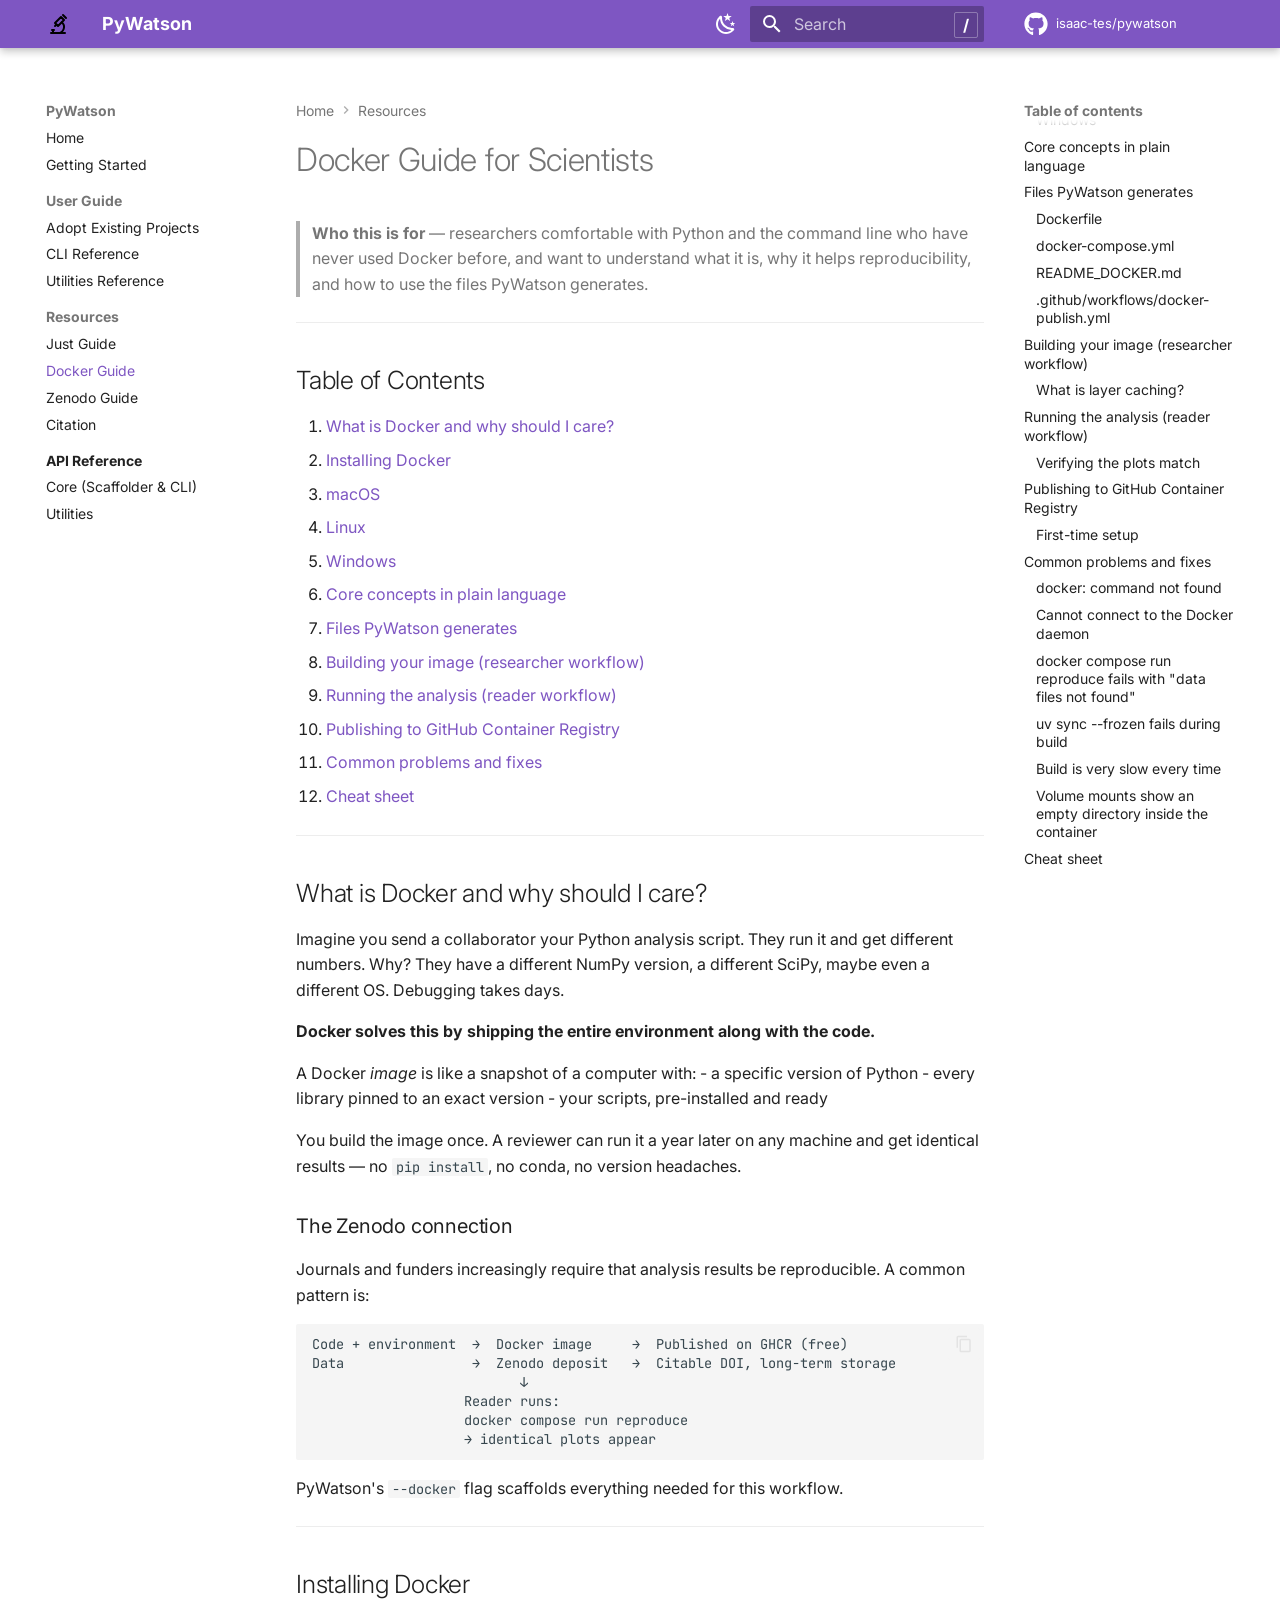
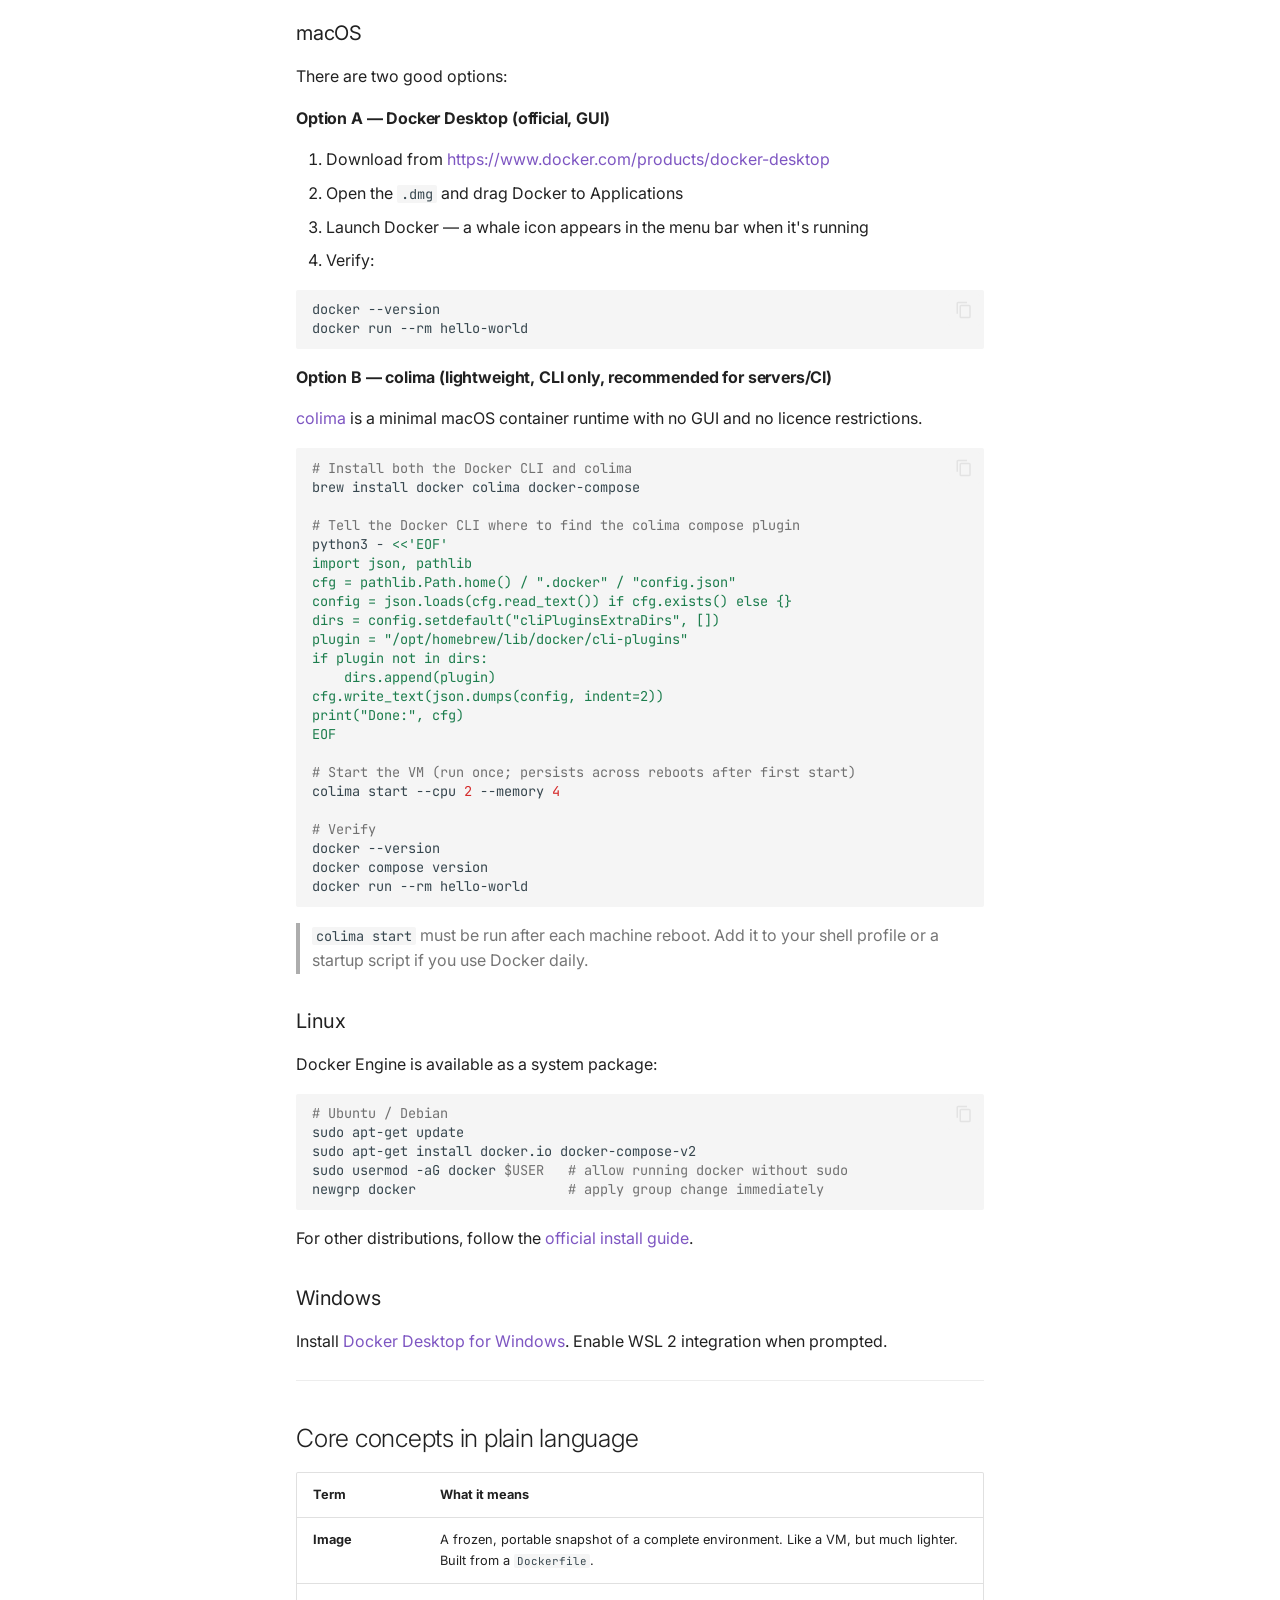
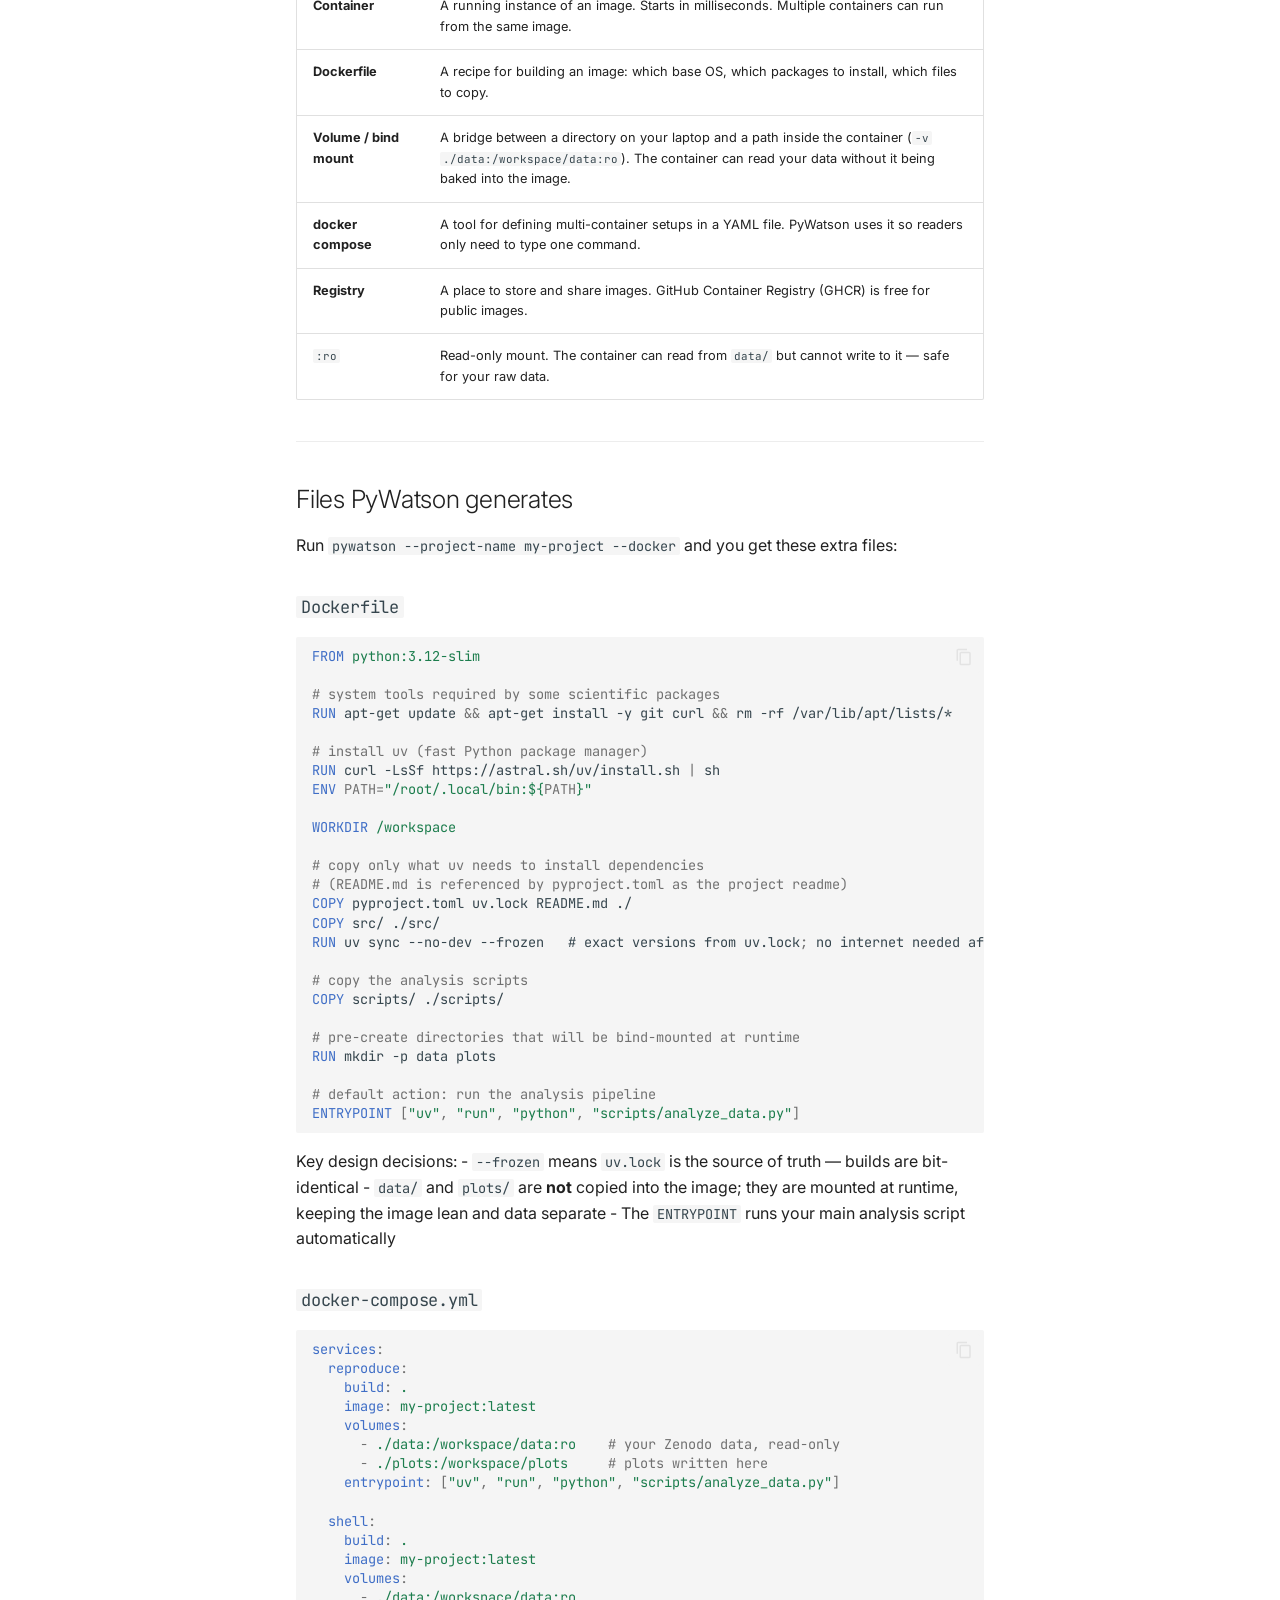
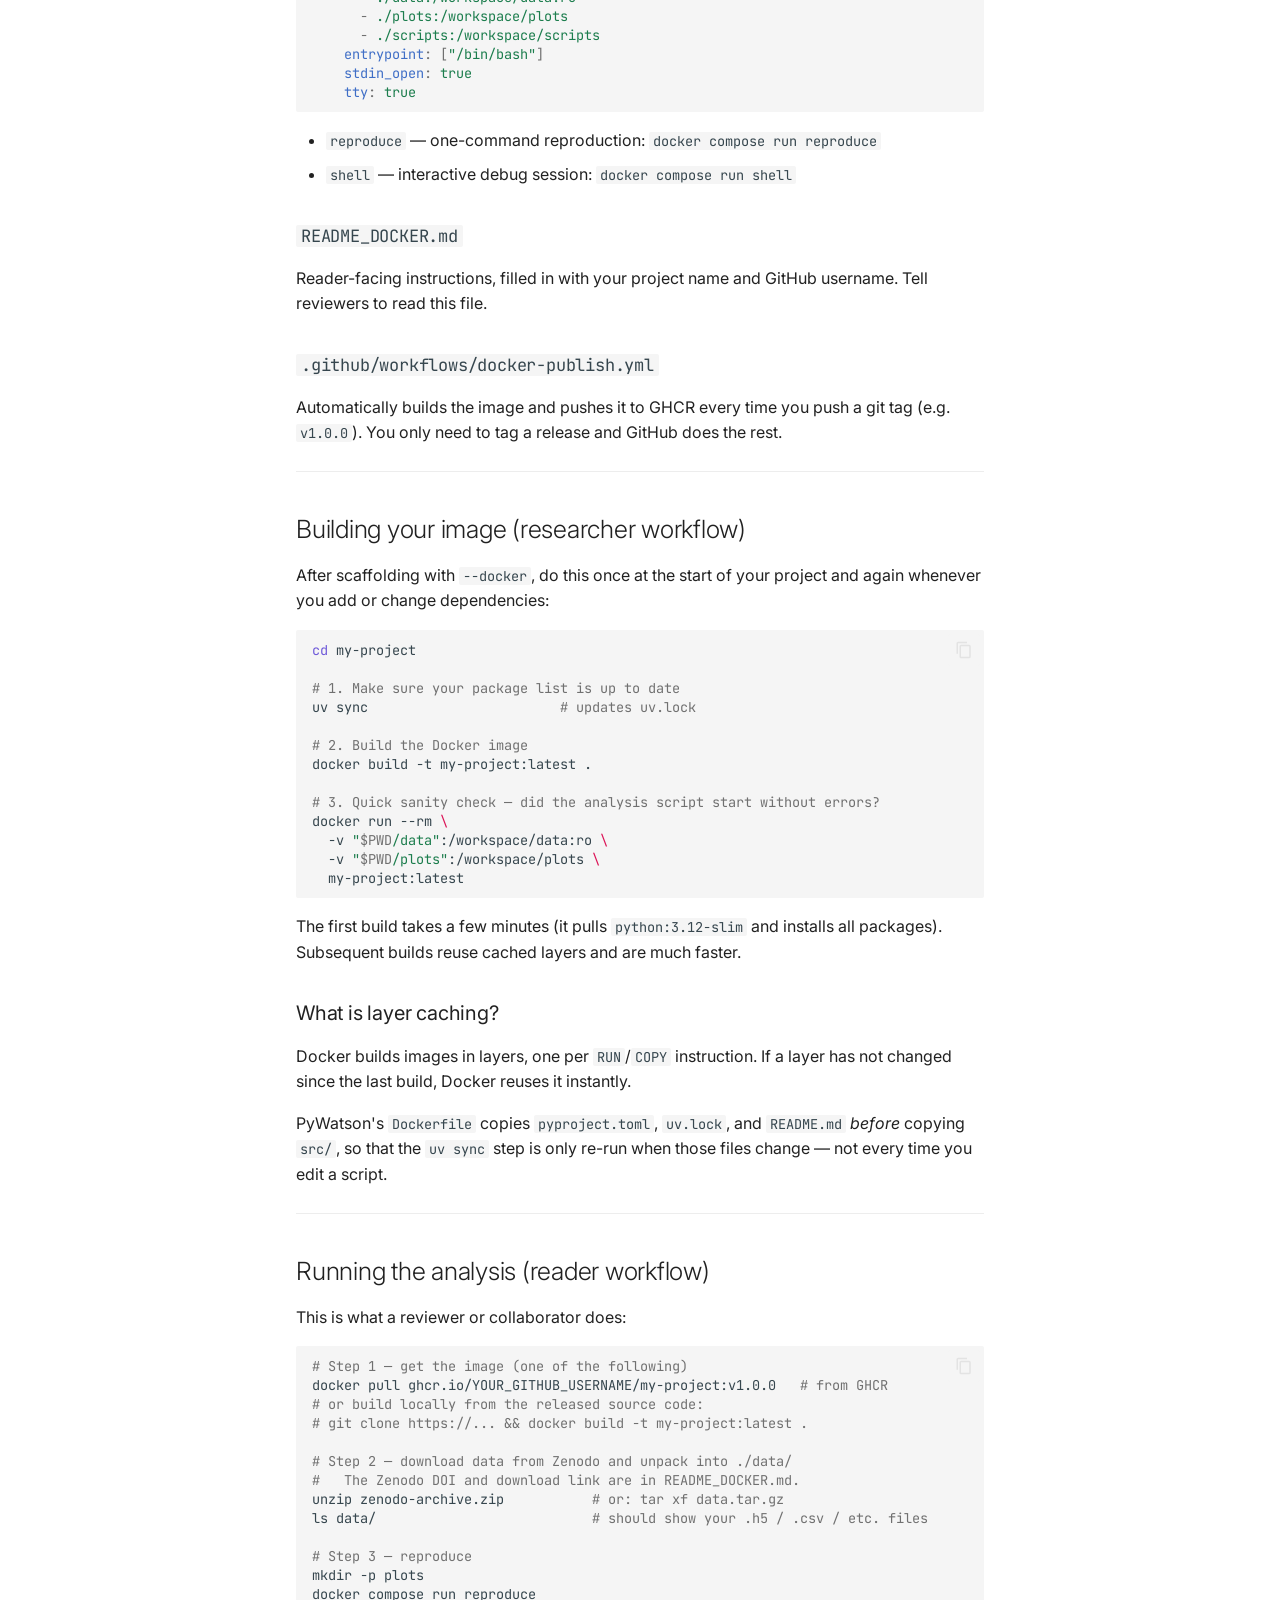
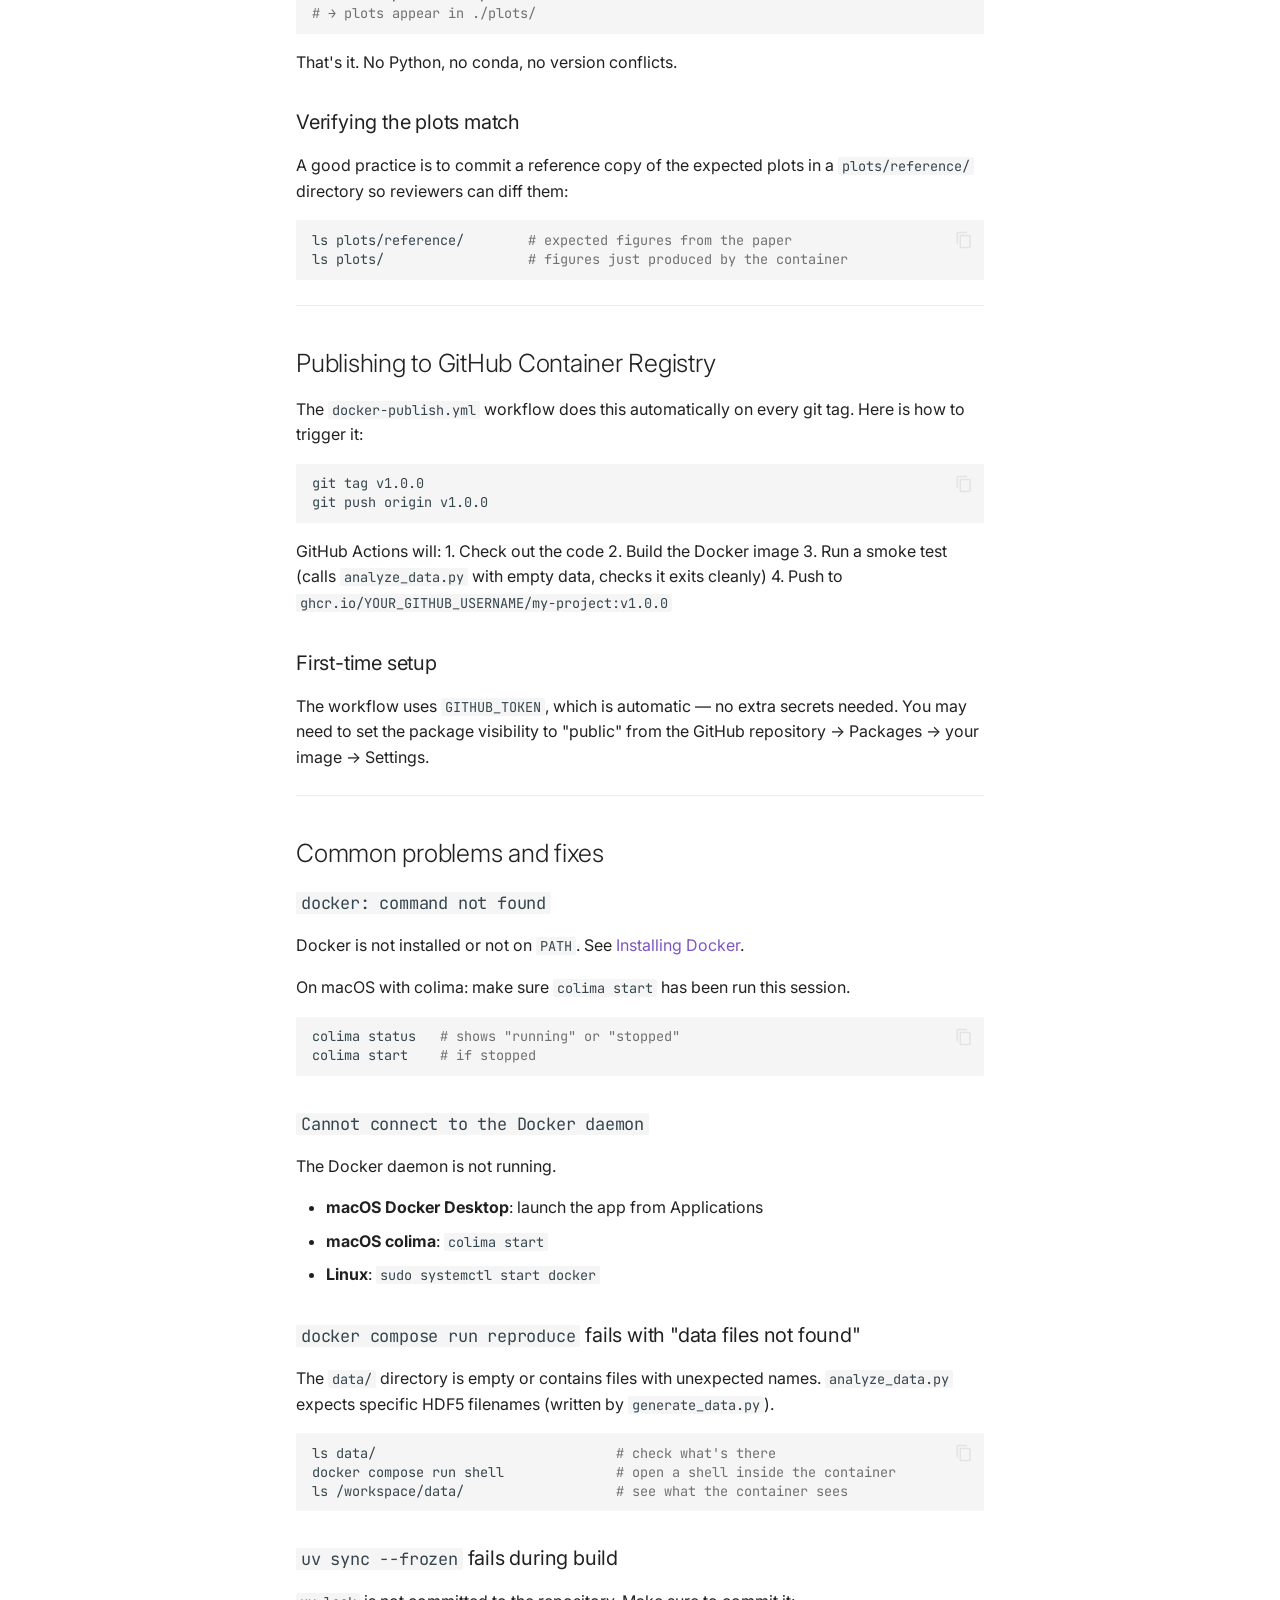
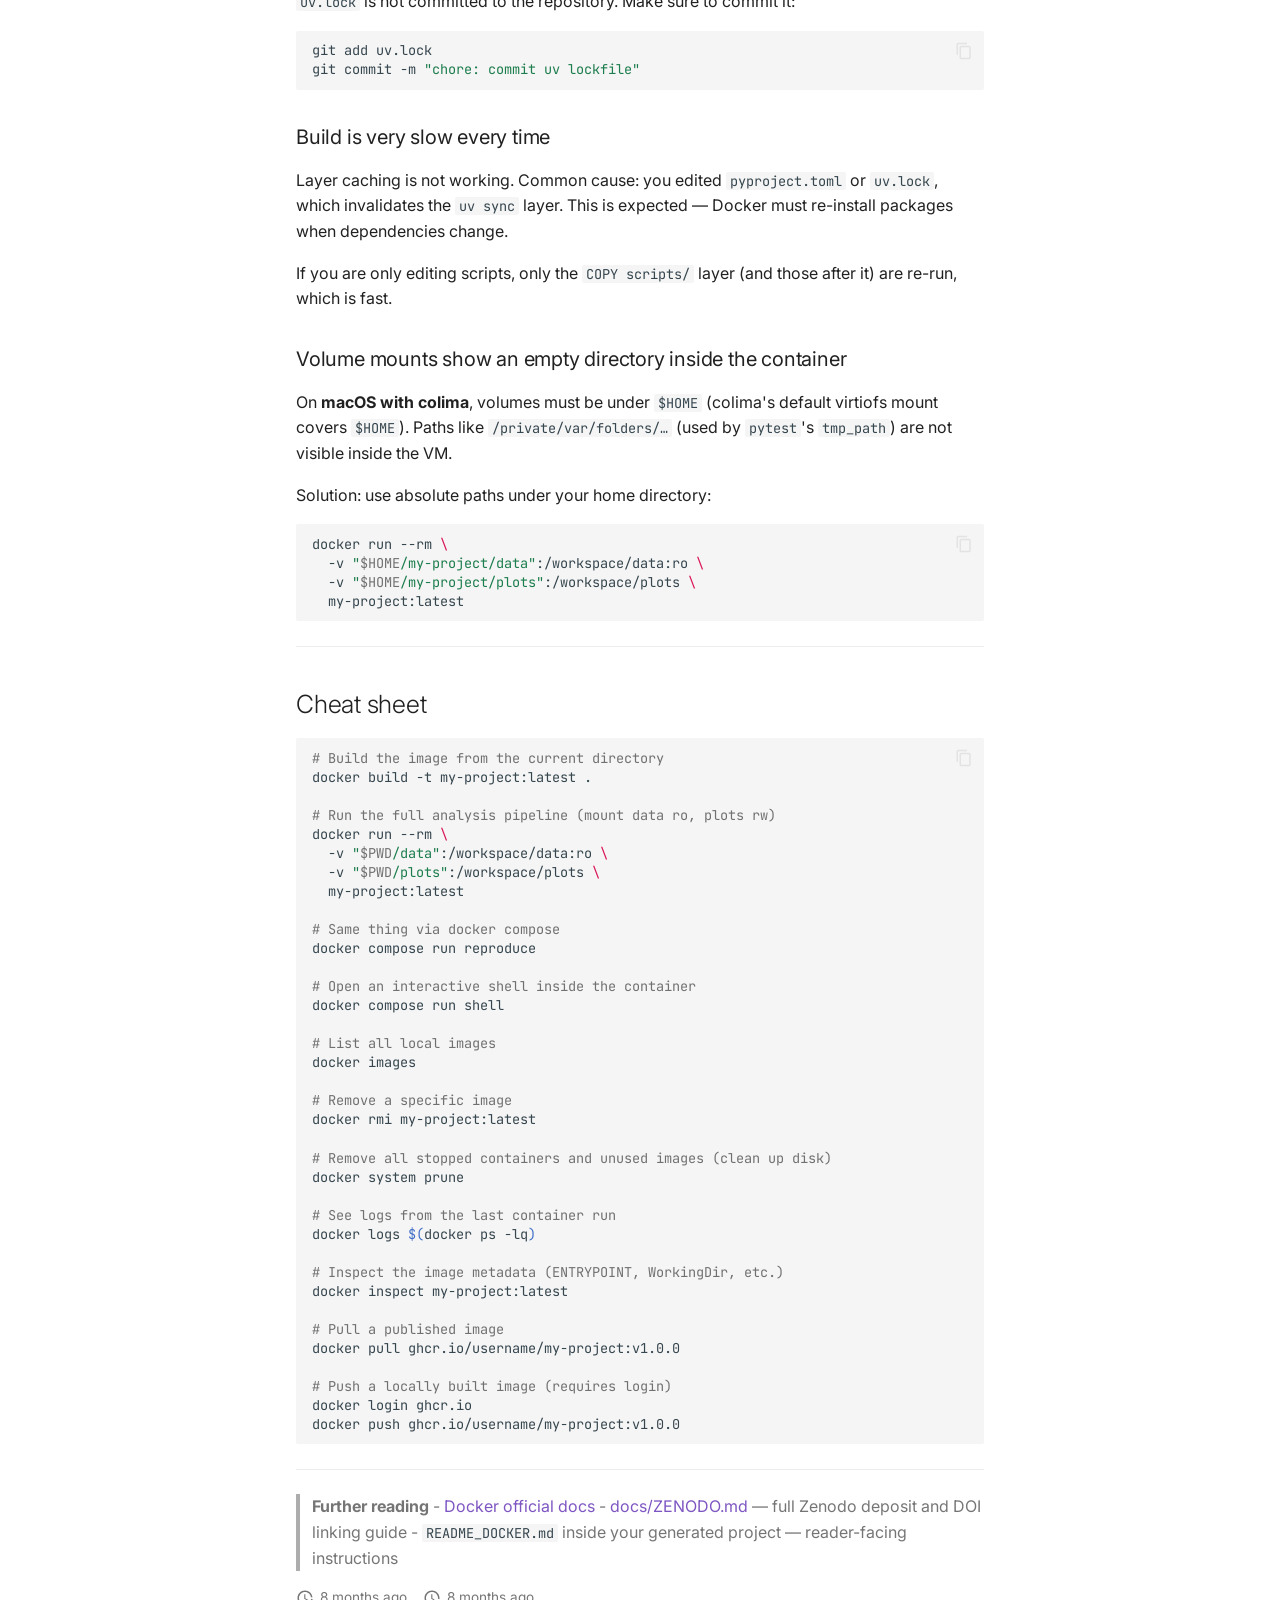
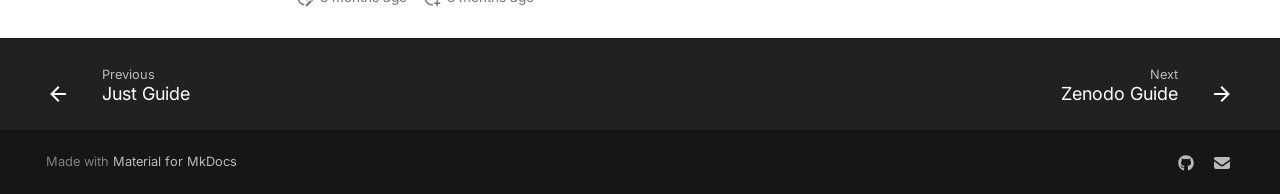
<file: DOCKER_GUIDE/index.html>
<!doctype html>
<html lang="en" class="no-js">
  <head>
    
      <meta charset="utf-8">
      <meta name="viewport" content="width=device-width,initial-scale=1">
      
        <meta name="description" content="A Python scientific project management tool — scaffold reproducible research projects with modern Python tooling.">
      
      
        <meta name="author" content="Isaac Tesfaye">
      
      
        <link rel="canonical" href="https://isaac-tes.github.io/pywatson/DOCKER_GUIDE/">
      
      
        <link rel="prev" href="../JUST_GUIDE/">
      
      
        <link rel="next" href="../ZENODO/">
      
      
        
      
      
      <link rel="icon" href="../assets/logo.svg">
      <meta name="generator" content="mkdocs-1.6.1, mkdocs-material-9.7.7">
    
    
      
        <title>Docker Guide - PyWatson</title>
      
    
    
      <link rel="stylesheet" href="../assets/stylesheets/main.ec1eaa64.min.css">
      
        
        <link rel="stylesheet" href="../assets/stylesheets/palette.ab4e12ef.min.css">
      
      


    
    
      
    
    
      
        
        
        <link rel="preconnect" href="https://fonts.gstatic.com" crossorigin>
        <link rel="stylesheet" href="https://fonts.googleapis.com/css?family=Inter:300,300i,400,400i,700,700i%7CJetBrains+Mono:400,400i,700,700i&display=fallback">
        <style>:root{--md-text-font:"Inter";--md-code-font:"JetBrains Mono"}</style>
      
    
    
      <link rel="stylesheet" href="../assets/_mkdocstrings.css">
    
      <link rel="stylesheet" href="../css/timeago.css">
    
      <link rel="stylesheet" href="../stylesheets/extra.css">
    
    <script>__md_scope=new URL("..",location),__md_hash=e=>[...e].reduce(((e,_)=>(e<<5)-e+_.charCodeAt(0)),0),__md_get=(e,_=localStorage,t=__md_scope)=>JSON.parse(_.getItem(t.pathname+"."+e)),__md_set=(e,_,t=localStorage,a=__md_scope)=>{try{t.setItem(a.pathname+"."+e,JSON.stringify(_))}catch(e){}}</script>
    
      

    
    
  </head>
  
  
    
    
      
    
    
    
    
    <body dir="ltr" data-md-color-scheme="default" data-md-color-primary="deep-purple" data-md-color-accent="teal">
  
    
    <input class="md-toggle" data-md-toggle="drawer" type="checkbox" id="__drawer" autocomplete="off">
    <input class="md-toggle" data-md-toggle="search" type="checkbox" id="__search" autocomplete="off">
    <label class="md-overlay" for="__drawer"></label>
    <div data-md-component="skip">
      
        
        <a href="#docker-guide-for-scientists" class="md-skip">
          Skip to content
        </a>
      
    </div>
    <div data-md-component="announce">
      
    </div>
    
    
      

  

<header class="md-header md-header--shadow" data-md-component="header">
  <nav class="md-header__inner md-grid" aria-label="Header">
    <a href=".." title="PyWatson" class="md-header__button md-logo" aria-label="PyWatson" data-md-component="logo">
      
  <img src="../assets/logo.svg" alt="logo">

    </a>
    <label class="md-header__button md-icon" for="__drawer">
      
      <svg xmlns="http://www.w3.org/2000/svg" viewBox="0 0 24 24"><path d="M3 6h18v2H3zm0 5h18v2H3zm0 5h18v2H3z"/></svg>
    </label>
    <div class="md-header__title" data-md-component="header-title">
      <div class="md-header__ellipsis">
        <div class="md-header__topic">
          <span class="md-ellipsis">
            PyWatson
          </span>
        </div>
        <div class="md-header__topic" data-md-component="header-topic">
          <span class="md-ellipsis">
            
              Docker Guide
            
          </span>
        </div>
      </div>
    </div>
    
      
        <form class="md-header__option" data-md-component="palette">
  
    
    
    
    <input class="md-option" data-md-color-media="" data-md-color-scheme="default" data-md-color-primary="deep-purple" data-md-color-accent="teal"  aria-label="Switch to dark mode"  type="radio" name="__palette" id="__palette_0">
    
      <label class="md-header__button md-icon" title="Switch to dark mode" for="__palette_1" hidden>
        <svg xmlns="http://www.w3.org/2000/svg" viewBox="0 0 24 24"><path d="m17.75 4.09-2.53 1.94.91 3.06-2.63-1.81-2.63 1.81.91-3.06-2.53-1.94L12.44 4l1.06-3 1.06 3zm3.5 6.91-1.64 1.25.59 1.98-1.7-1.17-1.7 1.17.59-1.98L15.75 11l2.06-.05L18.5 9l.69 1.95zm-2.28 4.95c.83-.08 1.72 1.1 1.19 1.85-.32.45-.66.87-1.08 1.27C15.17 23 8.84 23 4.94 19.07c-3.91-3.9-3.91-10.24 0-14.14.4-.4.82-.76 1.27-1.08.75-.53 1.93.36 1.85 1.19-.27 2.86.69 5.83 2.89 8.02a9.96 9.96 0 0 0 8.02 2.89m-1.64 2.02a12.08 12.08 0 0 1-7.8-3.47c-2.17-2.19-3.33-5-3.49-7.82-2.81 3.14-2.7 7.96.31 10.98 3.02 3.01 7.84 3.12 10.98.31"/></svg>
      </label>
    
  
    
    
    
    <input class="md-option" data-md-color-media="" data-md-color-scheme="slate" data-md-color-primary="deep-purple" data-md-color-accent="teal"  aria-label="Switch to light mode"  type="radio" name="__palette" id="__palette_1">
    
      <label class="md-header__button md-icon" title="Switch to light mode" for="__palette_0" hidden>
        <svg xmlns="http://www.w3.org/2000/svg" viewBox="0 0 24 24"><path d="M12 7a5 5 0 0 1 5 5 5 5 0 0 1-5 5 5 5 0 0 1-5-5 5 5 0 0 1 5-5m0 2a3 3 0 0 0-3 3 3 3 0 0 0 3 3 3 3 0 0 0 3-3 3 3 0 0 0-3-3m0-7 2.39 3.42C13.65 5.15 12.84 5 12 5s-1.65.15-2.39.42zM3.34 7l4.16-.35A7.2 7.2 0 0 0 5.94 8.5c-.44.74-.69 1.5-.83 2.29zm.02 10 1.76-3.77a7.131 7.131 0 0 0 2.38 4.14zM20.65 7l-1.77 3.79a7.02 7.02 0 0 0-2.38-4.15zm-.01 10-4.14.36c.59-.51 1.12-1.14 1.54-1.86.42-.73.69-1.5.83-2.29zM12 22l-2.41-3.44c.74.27 1.55.44 2.41.44.82 0 1.63-.17 2.37-.44z"/></svg>
      </label>
    
  
</form>
      
    
    
      <script>var palette=__md_get("__palette");if(palette&&palette.color){if("(prefers-color-scheme)"===palette.color.media){var media=matchMedia("(prefers-color-scheme: light)"),input=document.querySelector(media.matches?"[data-md-color-media='(prefers-color-scheme: light)']":"[data-md-color-media='(prefers-color-scheme: dark)']");palette.color.media=input.getAttribute("data-md-color-media"),palette.color.scheme=input.getAttribute("data-md-color-scheme"),palette.color.primary=input.getAttribute("data-md-color-primary"),palette.color.accent=input.getAttribute("data-md-color-accent")}for(var[key,value]of Object.entries(palette.color))document.body.setAttribute("data-md-color-"+key,value)}</script>
    
    
    
      
      
        <label class="md-header__button md-icon" for="__search">
          
          <svg xmlns="http://www.w3.org/2000/svg" viewBox="0 0 24 24"><path d="M9.5 3A6.5 6.5 0 0 1 16 9.5c0 1.61-.59 3.09-1.56 4.23l.27.27h.79l5 5-1.5 1.5-5-5v-.79l-.27-.27A6.52 6.52 0 0 1 9.5 16 6.5 6.5 0 0 1 3 9.5 6.5 6.5 0 0 1 9.5 3m0 2C7 5 5 7 5 9.5S7 14 9.5 14 14 12 14 9.5 12 5 9.5 5"/></svg>
        </label>
        <div class="md-search" data-md-component="search" role="dialog">
  <label class="md-search__overlay" for="__search"></label>
  <div class="md-search__inner" role="search">
    <form class="md-search__form" name="search">
      <input type="text" class="md-search__input" name="query" aria-label="Search" placeholder="Search" autocapitalize="off" autocorrect="off" autocomplete="off" spellcheck="false" data-md-component="search-query" required>
      <label class="md-search__icon md-icon" for="__search">
        
        <svg xmlns="http://www.w3.org/2000/svg" viewBox="0 0 24 24"><path d="M9.5 3A6.5 6.5 0 0 1 16 9.5c0 1.61-.59 3.09-1.56 4.23l.27.27h.79l5 5-1.5 1.5-5-5v-.79l-.27-.27A6.52 6.52 0 0 1 9.5 16 6.5 6.5 0 0 1 3 9.5 6.5 6.5 0 0 1 9.5 3m0 2C7 5 5 7 5 9.5S7 14 9.5 14 14 12 14 9.5 12 5 9.5 5"/></svg>
        
        <svg xmlns="http://www.w3.org/2000/svg" viewBox="0 0 24 24"><path d="M20 11v2H8l5.5 5.5-1.42 1.42L4.16 12l7.92-7.92L13.5 5.5 8 11z"/></svg>
      </label>
      <nav class="md-search__options" aria-label="Search">
        
          <a href="javascript:void(0)" class="md-search__icon md-icon" title="Share" aria-label="Share" data-clipboard data-clipboard-text="" data-md-component="search-share" tabindex="-1">
            
            <svg xmlns="http://www.w3.org/2000/svg" viewBox="0 0 24 24"><path d="M18 16.08c-.76 0-1.44.3-1.96.77L8.91 12.7c.05-.23.09-.46.09-.7s-.04-.47-.09-.7l7.05-4.11c.54.5 1.25.81 2.04.81a3 3 0 0 0 3-3 3 3 0 0 0-3-3 3 3 0 0 0-3 3c0 .24.04.47.09.7L8.04 9.81C7.5 9.31 6.79 9 6 9a3 3 0 0 0-3 3 3 3 0 0 0 3 3c.79 0 1.5-.31 2.04-.81l7.12 4.15c-.05.21-.08.43-.08.66 0 1.61 1.31 2.91 2.92 2.91s2.92-1.3 2.92-2.91A2.92 2.92 0 0 0 18 16.08"/></svg>
          </a>
        
        <button type="reset" class="md-search__icon md-icon" title="Clear" aria-label="Clear" tabindex="-1">
          
          <svg xmlns="http://www.w3.org/2000/svg" viewBox="0 0 24 24"><path d="M19 6.41 17.59 5 12 10.59 6.41 5 5 6.41 10.59 12 5 17.59 6.41 19 12 13.41 17.59 19 19 17.59 13.41 12z"/></svg>
        </button>
      </nav>
      
        <div class="md-search__suggest" data-md-component="search-suggest"></div>
      
    </form>
    <div class="md-search__output">
      <div class="md-search__scrollwrap" tabindex="0" data-md-scrollfix>
        <div class="md-search-result" data-md-component="search-result">
          <div class="md-search-result__meta">
            Initializing search
          </div>
          <ol class="md-search-result__list" role="presentation"></ol>
        </div>
      </div>
    </div>
  </div>
</div>
      
    
    
      <div class="md-header__source">
        <a href="https://github.com/isaac-tes/pywatson" title="Go to repository" class="md-source" data-md-component="source">
  <div class="md-source__icon md-icon">
    
    <svg xmlns="http://www.w3.org/2000/svg" viewBox="0 0 512 512"><!--! Font Awesome Free 7.1.0 by @fontawesome - https://fontawesome.com License - https://fontawesome.com/license/free (Icons: CC BY 4.0, Fonts: SIL OFL 1.1, Code: MIT License) Copyright 2025 Fonticons, Inc.--><path d="M173.9 397.4c0 2-2.3 3.6-5.2 3.6-3.3.3-5.6-1.3-5.6-3.6 0-2 2.3-3.6 5.2-3.6 3-.3 5.6 1.3 5.6 3.6m-31.1-4.5c-.7 2 1.3 4.3 4.3 4.9 2.6 1 5.6 0 6.2-2s-1.3-4.3-4.3-5.2c-2.6-.7-5.5.3-6.2 2.3m44.2-1.7c-2.9.7-4.9 2.6-4.6 4.9.3 2 2.9 3.3 5.9 2.6 2.9-.7 4.9-2.6 4.6-4.6-.3-1.9-3-3.2-5.9-2.9M252.8 8C114.1 8 8 113.3 8 252c0 110.9 69.8 205.8 169.5 239.2 12.8 2.3 17.3-5.6 17.3-12.1 0-6.2-.3-40.4-.3-61.4 0 0-70 15-84.7-29.8 0 0-11.4-29.1-27.8-36.6 0 0-22.9-15.7 1.6-15.4 0 0 24.9 2 38.6 25.8 21.9 38.6 58.6 27.5 72.9 20.9 2.3-16 8.8-27.1 16-33.7-55.9-6.2-112.3-14.3-112.3-110.5 0-27.5 7.6-41.3 23.6-58.9-2.6-6.5-11.1-33.3 2.6-67.9 20.9-6.5 69 27 69 27 20-5.6 41.5-8.5 62.8-8.5s42.8 2.9 62.8 8.5c0 0 48.1-33.6 69-27 13.7 34.7 5.2 61.4 2.6 67.9 16 17.7 25.8 31.5 25.8 58.9 0 96.5-58.9 104.2-114.8 110.5 9.2 7.9 17 22.9 17 46.4 0 33.7-.3 75.4-.3 83.6 0 6.5 4.6 14.4 17.3 12.1C436.2 457.8 504 362.9 504 252 504 113.3 391.5 8 252.8 8M105.2 352.9c-1.3 1-1 3.3.7 5.2 1.6 1.6 3.9 2.3 5.2 1 1.3-1 1-3.3-.7-5.2-1.6-1.6-3.9-2.3-5.2-1m-10.8-8.1c-.7 1.3.3 2.9 2.3 3.9 1.6 1 3.6.7 4.3-.7.7-1.3-.3-2.9-2.3-3.9-2-.6-3.6-.3-4.3.7m32.4 35.6c-1.6 1.3-1 4.3 1.3 6.2 2.3 2.3 5.2 2.6 6.5 1 1.3-1.3.7-4.3-1.3-6.2-2.2-2.3-5.2-2.6-6.5-1m-11.4-14.7c-1.6 1-1.6 3.6 0 5.9s4.3 3.3 5.6 2.3c1.6-1.3 1.6-3.9 0-6.2-1.4-2.3-4-3.3-5.6-2"/></svg>
  </div>
  <div class="md-source__repository">
    isaac-tes/pywatson
  </div>
</a>
      </div>
    
  </nav>
  
</header>
    
    <div class="md-container" data-md-component="container">
      
      
        
          
        
      
      <main class="md-main" data-md-component="main">
        <div class="md-main__inner md-grid">
          
            
              
              <div class="md-sidebar md-sidebar--primary" data-md-component="sidebar" data-md-type="navigation" >
                <div class="md-sidebar__scrollwrap">
                  <div class="md-sidebar__inner">
                    



<nav class="md-nav md-nav--primary" aria-label="Navigation" data-md-level="0">
  <label class="md-nav__title" for="__drawer">
    <a href=".." title="PyWatson" class="md-nav__button md-logo" aria-label="PyWatson" data-md-component="logo">
      
  <img src="../assets/logo.svg" alt="logo">

    </a>
    PyWatson
  </label>
  
    <div class="md-nav__source">
      <a href="https://github.com/isaac-tes/pywatson" title="Go to repository" class="md-source" data-md-component="source">
  <div class="md-source__icon md-icon">
    
    <svg xmlns="http://www.w3.org/2000/svg" viewBox="0 0 512 512"><!--! Font Awesome Free 7.1.0 by @fontawesome - https://fontawesome.com License - https://fontawesome.com/license/free (Icons: CC BY 4.0, Fonts: SIL OFL 1.1, Code: MIT License) Copyright 2025 Fonticons, Inc.--><path d="M173.9 397.4c0 2-2.3 3.6-5.2 3.6-3.3.3-5.6-1.3-5.6-3.6 0-2 2.3-3.6 5.2-3.6 3-.3 5.6 1.3 5.6 3.6m-31.1-4.5c-.7 2 1.3 4.3 4.3 4.9 2.6 1 5.6 0 6.2-2s-1.3-4.3-4.3-5.2c-2.6-.7-5.5.3-6.2 2.3m44.2-1.7c-2.9.7-4.9 2.6-4.6 4.9.3 2 2.9 3.3 5.9 2.6 2.9-.7 4.9-2.6 4.6-4.6-.3-1.9-3-3.2-5.9-2.9M252.8 8C114.1 8 8 113.3 8 252c0 110.9 69.8 205.8 169.5 239.2 12.8 2.3 17.3-5.6 17.3-12.1 0-6.2-.3-40.4-.3-61.4 0 0-70 15-84.7-29.8 0 0-11.4-29.1-27.8-36.6 0 0-22.9-15.7 1.6-15.4 0 0 24.9 2 38.6 25.8 21.9 38.6 58.6 27.5 72.9 20.9 2.3-16 8.8-27.1 16-33.7-55.9-6.2-112.3-14.3-112.3-110.5 0-27.5 7.6-41.3 23.6-58.9-2.6-6.5-11.1-33.3 2.6-67.9 20.9-6.5 69 27 69 27 20-5.6 41.5-8.5 62.8-8.5s42.8 2.9 62.8 8.5c0 0 48.1-33.6 69-27 13.7 34.7 5.2 61.4 2.6 67.9 16 17.7 25.8 31.5 25.8 58.9 0 96.5-58.9 104.2-114.8 110.5 9.2 7.9 17 22.9 17 46.4 0 33.7-.3 75.4-.3 83.6 0 6.5 4.6 14.4 17.3 12.1C436.2 457.8 504 362.9 504 252 504 113.3 391.5 8 252.8 8M105.2 352.9c-1.3 1-1 3.3.7 5.2 1.6 1.6 3.9 2.3 5.2 1 1.3-1 1-3.3-.7-5.2-1.6-1.6-3.9-2.3-5.2-1m-10.8-8.1c-.7 1.3.3 2.9 2.3 3.9 1.6 1 3.6.7 4.3-.7.7-1.3-.3-2.9-2.3-3.9-2-.6-3.6-.3-4.3.7m32.4 35.6c-1.6 1.3-1 4.3 1.3 6.2 2.3 2.3 5.2 2.6 6.5 1 1.3-1.3.7-4.3-1.3-6.2-2.2-2.3-5.2-2.6-6.5-1m-11.4-14.7c-1.6 1-1.6 3.6 0 5.9s4.3 3.3 5.6 2.3c1.6-1.3 1.6-3.9 0-6.2-1.4-2.3-4-3.3-5.6-2"/></svg>
  </div>
  <div class="md-source__repository">
    isaac-tes/pywatson
  </div>
</a>
    </div>
  
  <ul class="md-nav__list" data-md-scrollfix>
    
      
      
  
  
  
  
    <li class="md-nav__item">
      <a href=".." class="md-nav__link">
        
  
  
  <span class="md-ellipsis">
    
  
    Home
  

    
  </span>
  
  

      </a>
    </li>
  

    
      
      
  
  
  
  
    <li class="md-nav__item">
      <a href="../QUICKSTART/" class="md-nav__link">
        
  
  
  <span class="md-ellipsis">
    
  
    Getting Started
  

    
  </span>
  
  

      </a>
    </li>
  

    
      
      
  
  
  
  
    
    
      
        
      
        
      
        
      
    
    
    
      
        
        
      
    
    
    <li class="md-nav__item md-nav__item--section md-nav__item--nested">
      
        
        
        <input class="md-nav__toggle md-toggle " type="checkbox" id="__nav_3" >
        
          
          <label class="md-nav__link" for="__nav_3" id="__nav_3_label" tabindex="">
            
  
  
  <span class="md-ellipsis">
    
  
    User Guide
  

    
  </span>
  
  

            <span class="md-nav__icon md-icon"></span>
          </label>
        
        <nav class="md-nav" data-md-level="1" aria-labelledby="__nav_3_label" aria-expanded="false">
          <label class="md-nav__title" for="__nav_3">
            <span class="md-nav__icon md-icon"></span>
            
  
    User Guide
  

          </label>
          <ul class="md-nav__list" data-md-scrollfix>
            
              
                
  
  
  
  
    <li class="md-nav__item">
      <a href="../ADOPT_GUIDE/" class="md-nav__link">
        
  
  
  <span class="md-ellipsis">
    
  
    Adopt Existing Projects
  

    
  </span>
  
  

      </a>
    </li>
  

              
            
              
                
  
  
  
  
    <li class="md-nav__item">
      <a href="../CLI/" class="md-nav__link">
        
  
  
  <span class="md-ellipsis">
    
  
    CLI Reference
  

    
  </span>
  
  

      </a>
    </li>
  

              
            
              
                
  
  
  
  
    <li class="md-nav__item">
      <a href="../UTILITIES/" class="md-nav__link">
        
  
  
  <span class="md-ellipsis">
    
  
    Utilities Reference
  

    
  </span>
  
  

      </a>
    </li>
  

              
            
          </ul>
        </nav>
      
    </li>
  

    
      
      
  
  
    
  
  
  
    
    
      
        
      
        
      
        
      
        
      
    
    
    
      
        
        
      
    
    
    <li class="md-nav__item md-nav__item--active md-nav__item--section md-nav__item--nested">
      
        
        
        <input class="md-nav__toggle md-toggle " type="checkbox" id="__nav_4" checked>
        
          
          <label class="md-nav__link" for="__nav_4" id="__nav_4_label" tabindex="">
            
  
  
  <span class="md-ellipsis">
    
  
    Resources
  

    
  </span>
  
  

            <span class="md-nav__icon md-icon"></span>
          </label>
        
        <nav class="md-nav" data-md-level="1" aria-labelledby="__nav_4_label" aria-expanded="true">
          <label class="md-nav__title" for="__nav_4">
            <span class="md-nav__icon md-icon"></span>
            
  
    Resources
  

          </label>
          <ul class="md-nav__list" data-md-scrollfix>
            
              
                
  
  
  
  
    <li class="md-nav__item">
      <a href="../JUST_GUIDE/" class="md-nav__link">
        
  
  
  <span class="md-ellipsis">
    
  
    Just Guide
  

    
  </span>
  
  

      </a>
    </li>
  

              
            
              
                
  
  
    
  
  
  
    <li class="md-nav__item md-nav__item--active">
      
      <input class="md-nav__toggle md-toggle" type="checkbox" id="__toc">
      
      
        
      
      
        <label class="md-nav__link md-nav__link--active" for="__toc">
          
  
  
  <span class="md-ellipsis">
    
  
    Docker Guide
  

    
  </span>
  
  

          <span class="md-nav__icon md-icon"></span>
        </label>
      
      <a href="./" class="md-nav__link md-nav__link--active">
        
  
  
  <span class="md-ellipsis">
    
  
    Docker Guide
  

    
  </span>
  
  

      </a>
      
        

<nav class="md-nav md-nav--secondary" aria-label="Table of contents">
  
  
  
    
  
  
    <label class="md-nav__title" for="__toc">
      <span class="md-nav__icon md-icon"></span>
      Table of contents
    </label>
    <ul class="md-nav__list" data-md-component="toc" data-md-scrollfix>
      
        <li class="md-nav__item">
  <a href="#table-of-contents" class="md-nav__link">
    <span class="md-ellipsis">
      
        Table of Contents
      
    </span>
  </a>
  
</li>
      
        <li class="md-nav__item">
  <a href="#what-is-docker-and-why-should-i-care" class="md-nav__link">
    <span class="md-ellipsis">
      
        What is Docker and why should I care?
      
    </span>
  </a>
  
    <nav class="md-nav" aria-label="What is Docker and why should I care?">
      <ul class="md-nav__list">
        
          <li class="md-nav__item">
  <a href="#the-zenodo-connection" class="md-nav__link">
    <span class="md-ellipsis">
      
        The Zenodo connection
      
    </span>
  </a>
  
</li>
        
      </ul>
    </nav>
  
</li>
      
        <li class="md-nav__item">
  <a href="#installing-docker" class="md-nav__link">
    <span class="md-ellipsis">
      
        Installing Docker
      
    </span>
  </a>
  
    <nav class="md-nav" aria-label="Installing Docker">
      <ul class="md-nav__list">
        
          <li class="md-nav__item">
  <a href="#macos" class="md-nav__link">
    <span class="md-ellipsis">
      
        macOS
      
    </span>
  </a>
  
    <nav class="md-nav" aria-label="macOS">
      <ul class="md-nav__list">
        
          <li class="md-nav__item">
  <a href="#option-a-docker-desktop-official-gui" class="md-nav__link">
    <span class="md-ellipsis">
      
        Option A — Docker Desktop (official, GUI)
      
    </span>
  </a>
  
</li>
        
          <li class="md-nav__item">
  <a href="#option-b-colima-lightweight-cli-only-recommended-for-serversci" class="md-nav__link">
    <span class="md-ellipsis">
      
        Option B — colima (lightweight, CLI only, recommended for servers/CI)
      
    </span>
  </a>
  
</li>
        
      </ul>
    </nav>
  
</li>
        
          <li class="md-nav__item">
  <a href="#linux" class="md-nav__link">
    <span class="md-ellipsis">
      
        Linux
      
    </span>
  </a>
  
</li>
        
          <li class="md-nav__item">
  <a href="#windows" class="md-nav__link">
    <span class="md-ellipsis">
      
        Windows
      
    </span>
  </a>
  
</li>
        
      </ul>
    </nav>
  
</li>
      
        <li class="md-nav__item">
  <a href="#core-concepts-in-plain-language" class="md-nav__link">
    <span class="md-ellipsis">
      
        Core concepts in plain language
      
    </span>
  </a>
  
</li>
      
        <li class="md-nav__item">
  <a href="#files-pywatson-generates" class="md-nav__link">
    <span class="md-ellipsis">
      
        Files PyWatson generates
      
    </span>
  </a>
  
    <nav class="md-nav" aria-label="Files PyWatson generates">
      <ul class="md-nav__list">
        
          <li class="md-nav__item">
  <a href="#dockerfile" class="md-nav__link">
    <span class="md-ellipsis">
      
        Dockerfile
      
    </span>
  </a>
  
</li>
        
          <li class="md-nav__item">
  <a href="#docker-composeyml" class="md-nav__link">
    <span class="md-ellipsis">
      
        docker-compose.yml
      
    </span>
  </a>
  
</li>
        
          <li class="md-nav__item">
  <a href="#readme_dockermd" class="md-nav__link">
    <span class="md-ellipsis">
      
        README_DOCKER.md
      
    </span>
  </a>
  
</li>
        
          <li class="md-nav__item">
  <a href="#githubworkflowsdocker-publishyml" class="md-nav__link">
    <span class="md-ellipsis">
      
        .github/workflows/docker-publish.yml
      
    </span>
  </a>
  
</li>
        
      </ul>
    </nav>
  
</li>
      
        <li class="md-nav__item">
  <a href="#building-your-image-researcher-workflow" class="md-nav__link">
    <span class="md-ellipsis">
      
        Building your image (researcher workflow)
      
    </span>
  </a>
  
    <nav class="md-nav" aria-label="Building your image (researcher workflow)">
      <ul class="md-nav__list">
        
          <li class="md-nav__item">
  <a href="#what-is-layer-caching" class="md-nav__link">
    <span class="md-ellipsis">
      
        What is layer caching?
      
    </span>
  </a>
  
</li>
        
      </ul>
    </nav>
  
</li>
      
        <li class="md-nav__item">
  <a href="#running-the-analysis-reader-workflow" class="md-nav__link">
    <span class="md-ellipsis">
      
        Running the analysis (reader workflow)
      
    </span>
  </a>
  
    <nav class="md-nav" aria-label="Running the analysis (reader workflow)">
      <ul class="md-nav__list">
        
          <li class="md-nav__item">
  <a href="#verifying-the-plots-match" class="md-nav__link">
    <span class="md-ellipsis">
      
        Verifying the plots match
      
    </span>
  </a>
  
</li>
        
      </ul>
    </nav>
  
</li>
      
        <li class="md-nav__item">
  <a href="#publishing-to-github-container-registry" class="md-nav__link">
    <span class="md-ellipsis">
      
        Publishing to GitHub Container Registry
      
    </span>
  </a>
  
    <nav class="md-nav" aria-label="Publishing to GitHub Container Registry">
      <ul class="md-nav__list">
        
          <li class="md-nav__item">
  <a href="#first-time-setup" class="md-nav__link">
    <span class="md-ellipsis">
      
        First-time setup
      
    </span>
  </a>
  
</li>
        
      </ul>
    </nav>
  
</li>
      
        <li class="md-nav__item">
  <a href="#common-problems-and-fixes" class="md-nav__link">
    <span class="md-ellipsis">
      
        Common problems and fixes
      
    </span>
  </a>
  
    <nav class="md-nav" aria-label="Common problems and fixes">
      <ul class="md-nav__list">
        
          <li class="md-nav__item">
  <a href="#docker-command-not-found" class="md-nav__link">
    <span class="md-ellipsis">
      
        docker: command not found
      
    </span>
  </a>
  
</li>
        
          <li class="md-nav__item">
  <a href="#cannot-connect-to-the-docker-daemon" class="md-nav__link">
    <span class="md-ellipsis">
      
        Cannot connect to the Docker daemon
      
    </span>
  </a>
  
</li>
        
          <li class="md-nav__item">
  <a href="#docker-compose-run-reproduce-fails-with-data-files-not-found" class="md-nav__link">
    <span class="md-ellipsis">
      
        docker compose run reproduce fails with "data files not found"
      
    </span>
  </a>
  
</li>
        
          <li class="md-nav__item">
  <a href="#uv-sync-frozen-fails-during-build" class="md-nav__link">
    <span class="md-ellipsis">
      
        uv sync --frozen fails during build
      
    </span>
  </a>
  
</li>
        
          <li class="md-nav__item">
  <a href="#build-is-very-slow-every-time" class="md-nav__link">
    <span class="md-ellipsis">
      
        Build is very slow every time
      
    </span>
  </a>
  
</li>
        
          <li class="md-nav__item">
  <a href="#volume-mounts-show-an-empty-directory-inside-the-container" class="md-nav__link">
    <span class="md-ellipsis">
      
        Volume mounts show an empty directory inside the container
      
    </span>
  </a>
  
</li>
        
      </ul>
    </nav>
  
</li>
      
        <li class="md-nav__item">
  <a href="#cheat-sheet" class="md-nav__link">
    <span class="md-ellipsis">
      
        Cheat sheet
      
    </span>
  </a>
  
</li>
      
    </ul>
  
</nav>
      
    </li>
  

              
            
              
                
  
  
  
  
    <li class="md-nav__item">
      <a href="../ZENODO/" class="md-nav__link">
        
  
  
  <span class="md-ellipsis">
    
  
    Zenodo Guide
  

    
  </span>
  
  

      </a>
    </li>
  

              
            
              
                
  
  
  
  
    <li class="md-nav__item">
      <a href="../citation/" class="md-nav__link">
        
  
  
  <span class="md-ellipsis">
    
  
    Citation
  

    
  </span>
  
  

      </a>
    </li>
  

              
            
          </ul>
        </nav>
      
    </li>
  

    
      
      
  
  
  
  
    
    
      
        
          
        
      
        
      
        
      
    
    
    
      
        
        
      
    
    
    <li class="md-nav__item md-nav__item--section md-nav__item--nested">
      
        
        
        <input class="md-nav__toggle md-toggle " type="checkbox" id="__nav_5" >
        
          
          <div class="md-nav__link md-nav__container">
            <a href="../api/" class="md-nav__link ">
              
  
  
  <span class="md-ellipsis">
    
  
    API Reference
  

    
  </span>
  
  

            </a>
            
              
              <label class="md-nav__link " for="__nav_5" id="__nav_5_label" tabindex="">
                <span class="md-nav__icon md-icon"></span>
              </label>
            
          </div>
        
        <nav class="md-nav" data-md-level="1" aria-labelledby="__nav_5_label" aria-expanded="false">
          <label class="md-nav__title" for="__nav_5">
            <span class="md-nav__icon md-icon"></span>
            
  
    API Reference
  

          </label>
          <ul class="md-nav__list" data-md-scrollfix>
            
              
            
              
                
  
  
  
  
    <li class="md-nav__item">
      <a href="../api/core/" class="md-nav__link">
        
  
  
  <span class="md-ellipsis">
    
  
    Core (Scaffolder & CLI)
  

    
  </span>
  
  

      </a>
    </li>
  

              
            
              
                
  
  
  
  
    <li class="md-nav__item">
      <a href="../api/utils/" class="md-nav__link">
        
  
  
  <span class="md-ellipsis">
    
  
    Utilities
  

    
  </span>
  
  

      </a>
    </li>
  

              
            
          </ul>
        </nav>
      
    </li>
  

    
  </ul>
</nav>
                  </div>
                </div>
              </div>
            
            
              
              <div class="md-sidebar md-sidebar--secondary" data-md-component="sidebar" data-md-type="toc" >
                <div class="md-sidebar__scrollwrap">
                  <div class="md-sidebar__inner">
                    

<nav class="md-nav md-nav--secondary" aria-label="Table of contents">
  
  
  
    
  
  
    <label class="md-nav__title" for="__toc">
      <span class="md-nav__icon md-icon"></span>
      Table of contents
    </label>
    <ul class="md-nav__list" data-md-component="toc" data-md-scrollfix>
      
        <li class="md-nav__item">
  <a href="#table-of-contents" class="md-nav__link">
    <span class="md-ellipsis">
      
        Table of Contents
      
    </span>
  </a>
  
</li>
      
        <li class="md-nav__item">
  <a href="#what-is-docker-and-why-should-i-care" class="md-nav__link">
    <span class="md-ellipsis">
      
        What is Docker and why should I care?
      
    </span>
  </a>
  
    <nav class="md-nav" aria-label="What is Docker and why should I care?">
      <ul class="md-nav__list">
        
          <li class="md-nav__item">
  <a href="#the-zenodo-connection" class="md-nav__link">
    <span class="md-ellipsis">
      
        The Zenodo connection
      
    </span>
  </a>
  
</li>
        
      </ul>
    </nav>
  
</li>
      
        <li class="md-nav__item">
  <a href="#installing-docker" class="md-nav__link">
    <span class="md-ellipsis">
      
        Installing Docker
      
    </span>
  </a>
  
    <nav class="md-nav" aria-label="Installing Docker">
      <ul class="md-nav__list">
        
          <li class="md-nav__item">
  <a href="#macos" class="md-nav__link">
    <span class="md-ellipsis">
      
        macOS
      
    </span>
  </a>
  
    <nav class="md-nav" aria-label="macOS">
      <ul class="md-nav__list">
        
          <li class="md-nav__item">
  <a href="#option-a-docker-desktop-official-gui" class="md-nav__link">
    <span class="md-ellipsis">
      
        Option A — Docker Desktop (official, GUI)
      
    </span>
  </a>
  
</li>
        
          <li class="md-nav__item">
  <a href="#option-b-colima-lightweight-cli-only-recommended-for-serversci" class="md-nav__link">
    <span class="md-ellipsis">
      
        Option B — colima (lightweight, CLI only, recommended for servers/CI)
      
    </span>
  </a>
  
</li>
        
      </ul>
    </nav>
  
</li>
        
          <li class="md-nav__item">
  <a href="#linux" class="md-nav__link">
    <span class="md-ellipsis">
      
        Linux
      
    </span>
  </a>
  
</li>
        
          <li class="md-nav__item">
  <a href="#windows" class="md-nav__link">
    <span class="md-ellipsis">
      
        Windows
      
    </span>
  </a>
  
</li>
        
      </ul>
    </nav>
  
</li>
      
        <li class="md-nav__item">
  <a href="#core-concepts-in-plain-language" class="md-nav__link">
    <span class="md-ellipsis">
      
        Core concepts in plain language
      
    </span>
  </a>
  
</li>
      
        <li class="md-nav__item">
  <a href="#files-pywatson-generates" class="md-nav__link">
    <span class="md-ellipsis">
      
        Files PyWatson generates
      
    </span>
  </a>
  
    <nav class="md-nav" aria-label="Files PyWatson generates">
      <ul class="md-nav__list">
        
          <li class="md-nav__item">
  <a href="#dockerfile" class="md-nav__link">
    <span class="md-ellipsis">
      
        Dockerfile
      
    </span>
  </a>
  
</li>
        
          <li class="md-nav__item">
  <a href="#docker-composeyml" class="md-nav__link">
    <span class="md-ellipsis">
      
        docker-compose.yml
      
    </span>
  </a>
  
</li>
        
          <li class="md-nav__item">
  <a href="#readme_dockermd" class="md-nav__link">
    <span class="md-ellipsis">
      
        README_DOCKER.md
      
    </span>
  </a>
  
</li>
        
          <li class="md-nav__item">
  <a href="#githubworkflowsdocker-publishyml" class="md-nav__link">
    <span class="md-ellipsis">
      
        .github/workflows/docker-publish.yml
      
    </span>
  </a>
  
</li>
        
      </ul>
    </nav>
  
</li>
      
        <li class="md-nav__item">
  <a href="#building-your-image-researcher-workflow" class="md-nav__link">
    <span class="md-ellipsis">
      
        Building your image (researcher workflow)
      
    </span>
  </a>
  
    <nav class="md-nav" aria-label="Building your image (researcher workflow)">
      <ul class="md-nav__list">
        
          <li class="md-nav__item">
  <a href="#what-is-layer-caching" class="md-nav__link">
    <span class="md-ellipsis">
      
        What is layer caching?
      
    </span>
  </a>
  
</li>
        
      </ul>
    </nav>
  
</li>
      
        <li class="md-nav__item">
  <a href="#running-the-analysis-reader-workflow" class="md-nav__link">
    <span class="md-ellipsis">
      
        Running the analysis (reader workflow)
      
    </span>
  </a>
  
    <nav class="md-nav" aria-label="Running the analysis (reader workflow)">
      <ul class="md-nav__list">
        
          <li class="md-nav__item">
  <a href="#verifying-the-plots-match" class="md-nav__link">
    <span class="md-ellipsis">
      
        Verifying the plots match
      
    </span>
  </a>
  
</li>
        
      </ul>
    </nav>
  
</li>
      
        <li class="md-nav__item">
  <a href="#publishing-to-github-container-registry" class="md-nav__link">
    <span class="md-ellipsis">
      
        Publishing to GitHub Container Registry
      
    </span>
  </a>
  
    <nav class="md-nav" aria-label="Publishing to GitHub Container Registry">
      <ul class="md-nav__list">
        
          <li class="md-nav__item">
  <a href="#first-time-setup" class="md-nav__link">
    <span class="md-ellipsis">
      
        First-time setup
      
    </span>
  </a>
  
</li>
        
      </ul>
    </nav>
  
</li>
      
        <li class="md-nav__item">
  <a href="#common-problems-and-fixes" class="md-nav__link">
    <span class="md-ellipsis">
      
        Common problems and fixes
      
    </span>
  </a>
  
    <nav class="md-nav" aria-label="Common problems and fixes">
      <ul class="md-nav__list">
        
          <li class="md-nav__item">
  <a href="#docker-command-not-found" class="md-nav__link">
    <span class="md-ellipsis">
      
        docker: command not found
      
    </span>
  </a>
  
</li>
        
          <li class="md-nav__item">
  <a href="#cannot-connect-to-the-docker-daemon" class="md-nav__link">
    <span class="md-ellipsis">
      
        Cannot connect to the Docker daemon
      
    </span>
  </a>
  
</li>
        
          <li class="md-nav__item">
  <a href="#docker-compose-run-reproduce-fails-with-data-files-not-found" class="md-nav__link">
    <span class="md-ellipsis">
      
        docker compose run reproduce fails with "data files not found"
      
    </span>
  </a>
  
</li>
        
          <li class="md-nav__item">
  <a href="#uv-sync-frozen-fails-during-build" class="md-nav__link">
    <span class="md-ellipsis">
      
        uv sync --frozen fails during build
      
    </span>
  </a>
  
</li>
        
          <li class="md-nav__item">
  <a href="#build-is-very-slow-every-time" class="md-nav__link">
    <span class="md-ellipsis">
      
        Build is very slow every time
      
    </span>
  </a>
  
</li>
        
          <li class="md-nav__item">
  <a href="#volume-mounts-show-an-empty-directory-inside-the-container" class="md-nav__link">
    <span class="md-ellipsis">
      
        Volume mounts show an empty directory inside the container
      
    </span>
  </a>
  
</li>
        
      </ul>
    </nav>
  
</li>
      
        <li class="md-nav__item">
  <a href="#cheat-sheet" class="md-nav__link">
    <span class="md-ellipsis">
      
        Cheat sheet
      
    </span>
  </a>
  
</li>
      
    </ul>
  
</nav>
                  </div>
                </div>
              </div>
            
          
          
            <div class="md-content" data-md-component="content">
              
                



  


  <nav class="md-path" aria-label="Navigation" >
    <ol class="md-path__list">
      
        
  
  
    <li class="md-path__item">
      <a href=".." class="md-path__link">
        
  <span class="md-ellipsis">
    Home
  </span>

      </a>
    </li>
  

      
      
        
  
  
    
    
      <li class="md-path__item">
        <a href="../JUST_GUIDE/" class="md-path__link">
          
  <span class="md-ellipsis">
    Resources
  </span>

        </a>
      </li>
    
  

      
    </ol>
  </nav>

              
              <article class="md-content__inner md-typeset">
                
                  


  
  


<h1 id="docker-guide-for-scientists">Docker Guide for Scientists<a class="headerlink" href="#docker-guide-for-scientists" title="Permanent link">&para;</a></h1>
<blockquote>
<p><strong>Who this is for</strong> — researchers comfortable with Python and the command
line who have never used Docker before, and want to understand what it is,
why it helps reproducibility, and how to use the files PyWatson generates.</p>
</blockquote>
<hr />
<h2 id="table-of-contents">Table of Contents<a class="headerlink" href="#table-of-contents" title="Permanent link">&para;</a></h2>
<ol>
<li><a href="#what-is-docker-and-why-should-i-care">What is Docker and why should I care?</a></li>
<li><a href="#installing-docker">Installing Docker</a></li>
<li><a href="#macos">macOS</a></li>
<li><a href="#linux">Linux</a></li>
<li><a href="#windows">Windows</a></li>
<li><a href="#core-concepts-in-plain-language">Core concepts in plain language</a></li>
<li><a href="#files-pywatson-generates">Files PyWatson generates</a></li>
<li><a href="#building-your-image-researcher-workflow">Building your image (researcher workflow)</a></li>
<li><a href="#running-the-analysis-reader-workflow">Running the analysis (reader workflow)</a></li>
<li><a href="#publishing-to-github-container-registry">Publishing to GitHub Container Registry</a></li>
<li><a href="#common-problems-and-fixes">Common problems and fixes</a></li>
<li><a href="#cheat-sheet">Cheat sheet</a></li>
</ol>
<hr />
<h2 id="what-is-docker-and-why-should-i-care">What is Docker and why should I care?<a class="headerlink" href="#what-is-docker-and-why-should-i-care" title="Permanent link">&para;</a></h2>
<p>Imagine you send a collaborator your Python analysis script. They run it and
get different numbers. Why? They have a different NumPy version, a different
SciPy, maybe even a different OS. Debugging takes days.</p>
<p><strong>Docker solves this by shipping the entire environment along with the code.</strong></p>
<p>A Docker <em>image</em> is like a snapshot of a computer with:
- a specific version of Python
- every library pinned to an exact version
- your scripts, pre-installed and ready</p>
<p>You build the image once. A reviewer can run it a year later on any machine
and get identical results — no <code>pip install</code>, no conda, no version headaches.</p>
<h3 id="the-zenodo-connection">The Zenodo connection<a class="headerlink" href="#the-zenodo-connection" title="Permanent link">&para;</a></h3>
<p>Journals and funders increasingly require that analysis results be
reproducible. A common pattern is:</p>
<div class="language-text highlight"><pre><span></span><code><span id="__span-0-1"><a id="__codelineno-0-1" name="__codelineno-0-1" href="#__codelineno-0-1"></a>Code + environment  →  Docker image     →  Published on GHCR (free)
</span><span id="__span-0-2"><a id="__codelineno-0-2" name="__codelineno-0-2" href="#__codelineno-0-2"></a>Data                →  Zenodo deposit   →  Citable DOI, long-term storage
</span><span id="__span-0-3"><a id="__codelineno-0-3" name="__codelineno-0-3" href="#__codelineno-0-3"></a>                          ↓
</span><span id="__span-0-4"><a id="__codelineno-0-4" name="__codelineno-0-4" href="#__codelineno-0-4"></a>                   Reader runs:
</span><span id="__span-0-5"><a id="__codelineno-0-5" name="__codelineno-0-5" href="#__codelineno-0-5"></a>                   docker compose run reproduce
</span><span id="__span-0-6"><a id="__codelineno-0-6" name="__codelineno-0-6" href="#__codelineno-0-6"></a>                   → identical plots appear
</span></code></pre></div>
<p>PyWatson's <code>--docker</code> flag scaffolds everything needed for this workflow.</p>
<hr />
<h2 id="installing-docker">Installing Docker<a class="headerlink" href="#installing-docker" title="Permanent link">&para;</a></h2>
<h3 id="macos">macOS<a class="headerlink" href="#macos" title="Permanent link">&para;</a></h3>
<p>There are two good options:</p>
<h4 id="option-a-docker-desktop-official-gui">Option A — Docker Desktop (official, GUI)<a class="headerlink" href="#option-a-docker-desktop-official-gui" title="Permanent link">&para;</a></h4>
<ol>
<li>Download from <a href="https://www.docker.com/products/docker-desktop">https://www.docker.com/products/docker-desktop</a></li>
<li>Open the <code>.dmg</code> and drag Docker to Applications</li>
<li>Launch Docker — a whale icon appears in the menu bar when it's running</li>
<li>Verify:</li>
</ol>
<div class="language-bash highlight"><pre><span></span><code><span id="__span-1-1"><a id="__codelineno-1-1" name="__codelineno-1-1" href="#__codelineno-1-1"></a>docker<span class="w"> </span>--version
</span><span id="__span-1-2"><a id="__codelineno-1-2" name="__codelineno-1-2" href="#__codelineno-1-2"></a>docker<span class="w"> </span>run<span class="w"> </span>--rm<span class="w"> </span>hello-world
</span></code></pre></div>
<h4 id="option-b-colima-lightweight-cli-only-recommended-for-serversci">Option B — colima (lightweight, CLI only, recommended for servers/CI)<a class="headerlink" href="#option-b-colima-lightweight-cli-only-recommended-for-serversci" title="Permanent link">&para;</a></h4>
<p><a href="https://github.com/abiosoft/colima">colima</a> is a minimal macOS container
runtime with no GUI and no licence restrictions.</p>
<div class="language-bash highlight"><pre><span></span><code><span id="__span-2-1"><a id="__codelineno-2-1" name="__codelineno-2-1" href="#__codelineno-2-1"></a><span class="c1"># Install both the Docker CLI and colima</span>
</span><span id="__span-2-2"><a id="__codelineno-2-2" name="__codelineno-2-2" href="#__codelineno-2-2"></a>brew<span class="w"> </span>install<span class="w"> </span>docker<span class="w"> </span>colima<span class="w"> </span>docker-compose
</span><span id="__span-2-3"><a id="__codelineno-2-3" name="__codelineno-2-3" href="#__codelineno-2-3"></a>
</span><span id="__span-2-4"><a id="__codelineno-2-4" name="__codelineno-2-4" href="#__codelineno-2-4"></a><span class="c1"># Tell the Docker CLI where to find the colima compose plugin</span>
</span><span id="__span-2-5"><a id="__codelineno-2-5" name="__codelineno-2-5" href="#__codelineno-2-5"></a>python3<span class="w"> </span>-<span class="w"> </span><span class="s">&lt;&lt;&#39;EOF&#39;</span>
</span><span id="__span-2-6"><a id="__codelineno-2-6" name="__codelineno-2-6" href="#__codelineno-2-6"></a><span class="s">import json, pathlib</span>
</span><span id="__span-2-7"><a id="__codelineno-2-7" name="__codelineno-2-7" href="#__codelineno-2-7"></a><span class="s">cfg = pathlib.Path.home() / &quot;.docker&quot; / &quot;config.json&quot;</span>
</span><span id="__span-2-8"><a id="__codelineno-2-8" name="__codelineno-2-8" href="#__codelineno-2-8"></a><span class="s">config = json.loads(cfg.read_text()) if cfg.exists() else {}</span>
</span><span id="__span-2-9"><a id="__codelineno-2-9" name="__codelineno-2-9" href="#__codelineno-2-9"></a><span class="s">dirs = config.setdefault(&quot;cliPluginsExtraDirs&quot;, [])</span>
</span><span id="__span-2-10"><a id="__codelineno-2-10" name="__codelineno-2-10" href="#__codelineno-2-10"></a><span class="s">plugin = &quot;/opt/homebrew/lib/docker/cli-plugins&quot;</span>
</span><span id="__span-2-11"><a id="__codelineno-2-11" name="__codelineno-2-11" href="#__codelineno-2-11"></a><span class="s">if plugin not in dirs:</span>
</span><span id="__span-2-12"><a id="__codelineno-2-12" name="__codelineno-2-12" href="#__codelineno-2-12"></a><span class="s">    dirs.append(plugin)</span>
</span><span id="__span-2-13"><a id="__codelineno-2-13" name="__codelineno-2-13" href="#__codelineno-2-13"></a><span class="s">cfg.write_text(json.dumps(config, indent=2))</span>
</span><span id="__span-2-14"><a id="__codelineno-2-14" name="__codelineno-2-14" href="#__codelineno-2-14"></a><span class="s">print(&quot;Done:&quot;, cfg)</span>
</span><span id="__span-2-15"><a id="__codelineno-2-15" name="__codelineno-2-15" href="#__codelineno-2-15"></a><span class="s">EOF</span>
</span><span id="__span-2-16"><a id="__codelineno-2-16" name="__codelineno-2-16" href="#__codelineno-2-16"></a>
</span><span id="__span-2-17"><a id="__codelineno-2-17" name="__codelineno-2-17" href="#__codelineno-2-17"></a><span class="c1"># Start the VM (run once; persists across reboots after first start)</span>
</span><span id="__span-2-18"><a id="__codelineno-2-18" name="__codelineno-2-18" href="#__codelineno-2-18"></a>colima<span class="w"> </span>start<span class="w"> </span>--cpu<span class="w"> </span><span class="m">2</span><span class="w"> </span>--memory<span class="w"> </span><span class="m">4</span>
</span><span id="__span-2-19"><a id="__codelineno-2-19" name="__codelineno-2-19" href="#__codelineno-2-19"></a>
</span><span id="__span-2-20"><a id="__codelineno-2-20" name="__codelineno-2-20" href="#__codelineno-2-20"></a><span class="c1"># Verify</span>
</span><span id="__span-2-21"><a id="__codelineno-2-21" name="__codelineno-2-21" href="#__codelineno-2-21"></a>docker<span class="w"> </span>--version
</span><span id="__span-2-22"><a id="__codelineno-2-22" name="__codelineno-2-22" href="#__codelineno-2-22"></a>docker<span class="w"> </span>compose<span class="w"> </span>version
</span><span id="__span-2-23"><a id="__codelineno-2-23" name="__codelineno-2-23" href="#__codelineno-2-23"></a>docker<span class="w"> </span>run<span class="w"> </span>--rm<span class="w"> </span>hello-world
</span></code></pre></div>
<blockquote>
<p><code>colima start</code> must be run after each machine reboot.  Add it to your shell
profile or a startup script if you use Docker daily.</p>
</blockquote>
<h3 id="linux">Linux<a class="headerlink" href="#linux" title="Permanent link">&para;</a></h3>
<p>Docker Engine is available as a system package:</p>
<div class="language-bash highlight"><pre><span></span><code><span id="__span-3-1"><a id="__codelineno-3-1" name="__codelineno-3-1" href="#__codelineno-3-1"></a><span class="c1"># Ubuntu / Debian</span>
</span><span id="__span-3-2"><a id="__codelineno-3-2" name="__codelineno-3-2" href="#__codelineno-3-2"></a>sudo<span class="w"> </span>apt-get<span class="w"> </span>update
</span><span id="__span-3-3"><a id="__codelineno-3-3" name="__codelineno-3-3" href="#__codelineno-3-3"></a>sudo<span class="w"> </span>apt-get<span class="w"> </span>install<span class="w"> </span>docker.io<span class="w"> </span>docker-compose-v2
</span><span id="__span-3-4"><a id="__codelineno-3-4" name="__codelineno-3-4" href="#__codelineno-3-4"></a>sudo<span class="w"> </span>usermod<span class="w"> </span>-aG<span class="w"> </span>docker<span class="w"> </span><span class="nv">$USER</span><span class="w">   </span><span class="c1"># allow running docker without sudo</span>
</span><span id="__span-3-5"><a id="__codelineno-3-5" name="__codelineno-3-5" href="#__codelineno-3-5"></a>newgrp<span class="w"> </span>docker<span class="w">                   </span><span class="c1"># apply group change immediately</span>
</span></code></pre></div>
<p>For other distributions, follow the <a href="https://docs.docker.com/engine/install/">official install guide</a>.</p>
<h3 id="windows">Windows<a class="headerlink" href="#windows" title="Permanent link">&para;</a></h3>
<p>Install <a href="https://docs.docker.com/desktop/install/windows-install/">Docker Desktop for Windows</a>.
Enable WSL 2 integration when prompted.</p>
<hr />
<h2 id="core-concepts-in-plain-language">Core concepts in plain language<a class="headerlink" href="#core-concepts-in-plain-language" title="Permanent link">&para;</a></h2>
<table>
<thead>
<tr>
<th>Term</th>
<th>What it means</th>
</tr>
</thead>
<tbody>
<tr>
<td><strong>Image</strong></td>
<td>A frozen, portable snapshot of a complete environment. Like a VM, but much lighter. Built from a <code>Dockerfile</code>.</td>
</tr>
<tr>
<td><strong>Container</strong></td>
<td>A running instance of an image. Starts in milliseconds. Multiple containers can run from the same image.</td>
</tr>
<tr>
<td><strong>Dockerfile</strong></td>
<td>A recipe for building an image: which base OS, which packages to install, which files to copy.</td>
</tr>
<tr>
<td><strong>Volume / bind mount</strong></td>
<td>A bridge between a directory on your laptop and a path inside the container (<code>-v ./data:/workspace/data:ro</code>). The container can read your data without it being baked into the image.</td>
</tr>
<tr>
<td><strong>docker compose</strong></td>
<td>A tool for defining multi-container setups in a YAML file. PyWatson uses it so readers only need to type one command.</td>
</tr>
<tr>
<td><strong>Registry</strong></td>
<td>A place to store and share images. GitHub Container Registry (GHCR) is free for public images.</td>
</tr>
<tr>
<td><code>:ro</code></td>
<td>Read-only mount. The container can read from <code>data/</code> but cannot write to it — safe for your raw data.</td>
</tr>
</tbody>
</table>
<hr />
<h2 id="files-pywatson-generates">Files PyWatson generates<a class="headerlink" href="#files-pywatson-generates" title="Permanent link">&para;</a></h2>
<p>Run <code>pywatson --project-name my-project --docker</code> and you get these extra files:</p>
<h3 id="dockerfile"><code>Dockerfile</code><a class="headerlink" href="#dockerfile" title="Permanent link">&para;</a></h3>
<div class="language-dockerfile highlight"><pre><span></span><code><span id="__span-4-1"><a id="__codelineno-4-1" name="__codelineno-4-1" href="#__codelineno-4-1"></a><span class="k">FROM</span><span class="w"> </span><span class="s">python:3.12-slim</span>
</span><span id="__span-4-2"><a id="__codelineno-4-2" name="__codelineno-4-2" href="#__codelineno-4-2"></a>
</span><span id="__span-4-3"><a id="__codelineno-4-3" name="__codelineno-4-3" href="#__codelineno-4-3"></a><span class="c"># system tools required by some scientific packages</span>
</span><span id="__span-4-4"><a id="__codelineno-4-4" name="__codelineno-4-4" href="#__codelineno-4-4"></a><span class="k">RUN</span><span class="w"> </span>apt-get<span class="w"> </span>update<span class="w"> </span><span class="o">&amp;&amp;</span><span class="w"> </span>apt-get<span class="w"> </span>install<span class="w"> </span>-y<span class="w"> </span>git<span class="w"> </span>curl<span class="w"> </span><span class="o">&amp;&amp;</span><span class="w"> </span>rm<span class="w"> </span>-rf<span class="w"> </span>/var/lib/apt/lists/*
</span><span id="__span-4-5"><a id="__codelineno-4-5" name="__codelineno-4-5" href="#__codelineno-4-5"></a>
</span><span id="__span-4-6"><a id="__codelineno-4-6" name="__codelineno-4-6" href="#__codelineno-4-6"></a><span class="c"># install uv (fast Python package manager)</span>
</span><span id="__span-4-7"><a id="__codelineno-4-7" name="__codelineno-4-7" href="#__codelineno-4-7"></a><span class="k">RUN</span><span class="w"> </span>curl<span class="w"> </span>-LsSf<span class="w"> </span>https://astral.sh/uv/install.sh<span class="w"> </span><span class="p">|</span><span class="w"> </span>sh
</span><span id="__span-4-8"><a id="__codelineno-4-8" name="__codelineno-4-8" href="#__codelineno-4-8"></a><span class="k">ENV</span><span class="w"> </span><span class="nv">PATH</span><span class="o">=</span><span class="s2">&quot;/root/.local/bin:</span><span class="si">${</span><span class="nv">PATH</span><span class="si">}</span><span class="s2">&quot;</span>
</span><span id="__span-4-9"><a id="__codelineno-4-9" name="__codelineno-4-9" href="#__codelineno-4-9"></a>
</span><span id="__span-4-10"><a id="__codelineno-4-10" name="__codelineno-4-10" href="#__codelineno-4-10"></a><span class="k">WORKDIR</span><span class="w"> </span><span class="s">/workspace</span>
</span><span id="__span-4-11"><a id="__codelineno-4-11" name="__codelineno-4-11" href="#__codelineno-4-11"></a>
</span><span id="__span-4-12"><a id="__codelineno-4-12" name="__codelineno-4-12" href="#__codelineno-4-12"></a><span class="c"># copy only what uv needs to install dependencies</span>
</span><span id="__span-4-13"><a id="__codelineno-4-13" name="__codelineno-4-13" href="#__codelineno-4-13"></a><span class="c"># (README.md is referenced by pyproject.toml as the project readme)</span>
</span><span id="__span-4-14"><a id="__codelineno-4-14" name="__codelineno-4-14" href="#__codelineno-4-14"></a><span class="k">COPY</span><span class="w"> </span>pyproject.toml<span class="w"> </span>uv.lock<span class="w"> </span>README.md<span class="w"> </span>./
</span><span id="__span-4-15"><a id="__codelineno-4-15" name="__codelineno-4-15" href="#__codelineno-4-15"></a><span class="k">COPY</span><span class="w"> </span>src/<span class="w"> </span>./src/
</span><span id="__span-4-16"><a id="__codelineno-4-16" name="__codelineno-4-16" href="#__codelineno-4-16"></a><span class="k">RUN</span><span class="w"> </span>uv<span class="w"> </span>sync<span class="w"> </span>--no-dev<span class="w"> </span>--frozen<span class="w">   </span>#<span class="w"> </span>exact<span class="w"> </span>versions<span class="w"> </span>from<span class="w"> </span>uv.lock<span class="p">;</span><span class="w"> </span>no<span class="w"> </span>internet<span class="w"> </span>needed<span class="w"> </span>after<span class="w"> </span>this
</span><span id="__span-4-17"><a id="__codelineno-4-17" name="__codelineno-4-17" href="#__codelineno-4-17"></a>
</span><span id="__span-4-18"><a id="__codelineno-4-18" name="__codelineno-4-18" href="#__codelineno-4-18"></a><span class="c"># copy the analysis scripts</span>
</span><span id="__span-4-19"><a id="__codelineno-4-19" name="__codelineno-4-19" href="#__codelineno-4-19"></a><span class="k">COPY</span><span class="w"> </span>scripts/<span class="w"> </span>./scripts/
</span><span id="__span-4-20"><a id="__codelineno-4-20" name="__codelineno-4-20" href="#__codelineno-4-20"></a>
</span><span id="__span-4-21"><a id="__codelineno-4-21" name="__codelineno-4-21" href="#__codelineno-4-21"></a><span class="c"># pre-create directories that will be bind-mounted at runtime</span>
</span><span id="__span-4-22"><a id="__codelineno-4-22" name="__codelineno-4-22" href="#__codelineno-4-22"></a><span class="k">RUN</span><span class="w"> </span>mkdir<span class="w"> </span>-p<span class="w"> </span>data<span class="w"> </span>plots
</span><span id="__span-4-23"><a id="__codelineno-4-23" name="__codelineno-4-23" href="#__codelineno-4-23"></a>
</span><span id="__span-4-24"><a id="__codelineno-4-24" name="__codelineno-4-24" href="#__codelineno-4-24"></a><span class="c"># default action: run the analysis pipeline</span>
</span><span id="__span-4-25"><a id="__codelineno-4-25" name="__codelineno-4-25" href="#__codelineno-4-25"></a><span class="k">ENTRYPOINT</span><span class="w"> </span><span class="p">[</span><span class="s2">&quot;uv&quot;</span><span class="p">,</span><span class="w"> </span><span class="s2">&quot;run&quot;</span><span class="p">,</span><span class="w"> </span><span class="s2">&quot;python&quot;</span><span class="p">,</span><span class="w"> </span><span class="s2">&quot;scripts/analyze_data.py&quot;</span><span class="p">]</span>
</span></code></pre></div>
<p>Key design decisions:
- <code>--frozen</code> means <code>uv.lock</code> is the source of truth — builds are bit-identical
- <code>data/</code> and <code>plots/</code> are <strong>not</strong> copied into the image; they are mounted at
  runtime, keeping the image lean and data separate
- The <code>ENTRYPOINT</code> runs your main analysis script automatically</p>
<h3 id="docker-composeyml"><code>docker-compose.yml</code><a class="headerlink" href="#docker-composeyml" title="Permanent link">&para;</a></h3>
<div class="language-yaml highlight"><pre><span></span><code><span id="__span-5-1"><a id="__codelineno-5-1" name="__codelineno-5-1" href="#__codelineno-5-1"></a><span class="nt">services</span><span class="p">:</span>
</span><span id="__span-5-2"><a id="__codelineno-5-2" name="__codelineno-5-2" href="#__codelineno-5-2"></a><span class="w">  </span><span class="nt">reproduce</span><span class="p">:</span>
</span><span id="__span-5-3"><a id="__codelineno-5-3" name="__codelineno-5-3" href="#__codelineno-5-3"></a><span class="w">    </span><span class="nt">build</span><span class="p">:</span><span class="w"> </span><span class="l l-Scalar l-Scalar-Plain">.</span>
</span><span id="__span-5-4"><a id="__codelineno-5-4" name="__codelineno-5-4" href="#__codelineno-5-4"></a><span class="w">    </span><span class="nt">image</span><span class="p">:</span><span class="w"> </span><span class="l l-Scalar l-Scalar-Plain">my-project:latest</span>
</span><span id="__span-5-5"><a id="__codelineno-5-5" name="__codelineno-5-5" href="#__codelineno-5-5"></a><span class="w">    </span><span class="nt">volumes</span><span class="p">:</span>
</span><span id="__span-5-6"><a id="__codelineno-5-6" name="__codelineno-5-6" href="#__codelineno-5-6"></a><span class="w">      </span><span class="p p-Indicator">-</span><span class="w"> </span><span class="l l-Scalar l-Scalar-Plain">./data:/workspace/data:ro</span><span class="w">    </span><span class="c1"># your Zenodo data, read-only</span>
</span><span id="__span-5-7"><a id="__codelineno-5-7" name="__codelineno-5-7" href="#__codelineno-5-7"></a><span class="w">      </span><span class="p p-Indicator">-</span><span class="w"> </span><span class="l l-Scalar l-Scalar-Plain">./plots:/workspace/plots</span><span class="w">     </span><span class="c1"># plots written here</span>
</span><span id="__span-5-8"><a id="__codelineno-5-8" name="__codelineno-5-8" href="#__codelineno-5-8"></a><span class="w">    </span><span class="nt">entrypoint</span><span class="p">:</span><span class="w"> </span><span class="p p-Indicator">[</span><span class="s">&quot;uv&quot;</span><span class="p p-Indicator">,</span><span class="w"> </span><span class="s">&quot;run&quot;</span><span class="p p-Indicator">,</span><span class="w"> </span><span class="s">&quot;python&quot;</span><span class="p p-Indicator">,</span><span class="w"> </span><span class="s">&quot;scripts/analyze_data.py&quot;</span><span class="p p-Indicator">]</span>
</span><span id="__span-5-9"><a id="__codelineno-5-9" name="__codelineno-5-9" href="#__codelineno-5-9"></a>
</span><span id="__span-5-10"><a id="__codelineno-5-10" name="__codelineno-5-10" href="#__codelineno-5-10"></a><span class="w">  </span><span class="nt">shell</span><span class="p">:</span>
</span><span id="__span-5-11"><a id="__codelineno-5-11" name="__codelineno-5-11" href="#__codelineno-5-11"></a><span class="w">    </span><span class="nt">build</span><span class="p">:</span><span class="w"> </span><span class="l l-Scalar l-Scalar-Plain">.</span>
</span><span id="__span-5-12"><a id="__codelineno-5-12" name="__codelineno-5-12" href="#__codelineno-5-12"></a><span class="w">    </span><span class="nt">image</span><span class="p">:</span><span class="w"> </span><span class="l l-Scalar l-Scalar-Plain">my-project:latest</span>
</span><span id="__span-5-13"><a id="__codelineno-5-13" name="__codelineno-5-13" href="#__codelineno-5-13"></a><span class="w">    </span><span class="nt">volumes</span><span class="p">:</span>
</span><span id="__span-5-14"><a id="__codelineno-5-14" name="__codelineno-5-14" href="#__codelineno-5-14"></a><span class="w">      </span><span class="p p-Indicator">-</span><span class="w"> </span><span class="l l-Scalar l-Scalar-Plain">./data:/workspace/data:ro</span>
</span><span id="__span-5-15"><a id="__codelineno-5-15" name="__codelineno-5-15" href="#__codelineno-5-15"></a><span class="w">      </span><span class="p p-Indicator">-</span><span class="w"> </span><span class="l l-Scalar l-Scalar-Plain">./plots:/workspace/plots</span>
</span><span id="__span-5-16"><a id="__codelineno-5-16" name="__codelineno-5-16" href="#__codelineno-5-16"></a><span class="w">      </span><span class="p p-Indicator">-</span><span class="w"> </span><span class="l l-Scalar l-Scalar-Plain">./scripts:/workspace/scripts</span>
</span><span id="__span-5-17"><a id="__codelineno-5-17" name="__codelineno-5-17" href="#__codelineno-5-17"></a><span class="w">    </span><span class="nt">entrypoint</span><span class="p">:</span><span class="w"> </span><span class="p p-Indicator">[</span><span class="s">&quot;/bin/bash&quot;</span><span class="p p-Indicator">]</span>
</span><span id="__span-5-18"><a id="__codelineno-5-18" name="__codelineno-5-18" href="#__codelineno-5-18"></a><span class="w">    </span><span class="nt">stdin_open</span><span class="p">:</span><span class="w"> </span><span class="l l-Scalar l-Scalar-Plain">true</span>
</span><span id="__span-5-19"><a id="__codelineno-5-19" name="__codelineno-5-19" href="#__codelineno-5-19"></a><span class="w">    </span><span class="nt">tty</span><span class="p">:</span><span class="w"> </span><span class="l l-Scalar l-Scalar-Plain">true</span>
</span></code></pre></div>
<ul>
<li><code>reproduce</code> — one-command reproduction: <code>docker compose run reproduce</code></li>
<li><code>shell</code> — interactive debug session: <code>docker compose run shell</code></li>
</ul>
<h3 id="readme_dockermd"><code>README_DOCKER.md</code><a class="headerlink" href="#readme_dockermd" title="Permanent link">&para;</a></h3>
<p>Reader-facing instructions, filled in with your project name and GitHub
username.  Tell reviewers to read this file.</p>
<h3 id="githubworkflowsdocker-publishyml"><code>.github/workflows/docker-publish.yml</code><a class="headerlink" href="#githubworkflowsdocker-publishyml" title="Permanent link">&para;</a></h3>
<p>Automatically builds the image and pushes it to GHCR every time you push a
git tag (e.g. <code>v1.0.0</code>).  You only need to tag a release and GitHub does the
rest.</p>
<hr />
<h2 id="building-your-image-researcher-workflow">Building your image (researcher workflow)<a class="headerlink" href="#building-your-image-researcher-workflow" title="Permanent link">&para;</a></h2>
<p>After scaffolding with <code>--docker</code>, do this once at the start of your project
and again whenever you add or change dependencies:</p>
<div class="language-bash highlight"><pre><span></span><code><span id="__span-6-1"><a id="__codelineno-6-1" name="__codelineno-6-1" href="#__codelineno-6-1"></a><span class="nb">cd</span><span class="w"> </span>my-project
</span><span id="__span-6-2"><a id="__codelineno-6-2" name="__codelineno-6-2" href="#__codelineno-6-2"></a>
</span><span id="__span-6-3"><a id="__codelineno-6-3" name="__codelineno-6-3" href="#__codelineno-6-3"></a><span class="c1"># 1. Make sure your package list is up to date</span>
</span><span id="__span-6-4"><a id="__codelineno-6-4" name="__codelineno-6-4" href="#__codelineno-6-4"></a>uv<span class="w"> </span>sync<span class="w">                        </span><span class="c1"># updates uv.lock</span>
</span><span id="__span-6-5"><a id="__codelineno-6-5" name="__codelineno-6-5" href="#__codelineno-6-5"></a>
</span><span id="__span-6-6"><a id="__codelineno-6-6" name="__codelineno-6-6" href="#__codelineno-6-6"></a><span class="c1"># 2. Build the Docker image</span>
</span><span id="__span-6-7"><a id="__codelineno-6-7" name="__codelineno-6-7" href="#__codelineno-6-7"></a>docker<span class="w"> </span>build<span class="w"> </span>-t<span class="w"> </span>my-project:latest<span class="w"> </span>.
</span><span id="__span-6-8"><a id="__codelineno-6-8" name="__codelineno-6-8" href="#__codelineno-6-8"></a>
</span><span id="__span-6-9"><a id="__codelineno-6-9" name="__codelineno-6-9" href="#__codelineno-6-9"></a><span class="c1"># 3. Quick sanity check — did the analysis script start without errors?</span>
</span><span id="__span-6-10"><a id="__codelineno-6-10" name="__codelineno-6-10" href="#__codelineno-6-10"></a>docker<span class="w"> </span>run<span class="w"> </span>--rm<span class="w"> </span><span class="se">\</span>
</span><span id="__span-6-11"><a id="__codelineno-6-11" name="__codelineno-6-11" href="#__codelineno-6-11"></a><span class="w">  </span>-v<span class="w"> </span><span class="s2">&quot;</span><span class="nv">$PWD</span><span class="s2">/data&quot;</span>:/workspace/data:ro<span class="w"> </span><span class="se">\</span>
</span><span id="__span-6-12"><a id="__codelineno-6-12" name="__codelineno-6-12" href="#__codelineno-6-12"></a><span class="w">  </span>-v<span class="w"> </span><span class="s2">&quot;</span><span class="nv">$PWD</span><span class="s2">/plots&quot;</span>:/workspace/plots<span class="w"> </span><span class="se">\</span>
</span><span id="__span-6-13"><a id="__codelineno-6-13" name="__codelineno-6-13" href="#__codelineno-6-13"></a><span class="w">  </span>my-project:latest
</span></code></pre></div>
<p>The first build takes a few minutes (it pulls <code>python:3.12-slim</code> and installs
all packages). Subsequent builds reuse cached layers and are much faster.</p>
<h3 id="what-is-layer-caching">What is layer caching?<a class="headerlink" href="#what-is-layer-caching" title="Permanent link">&para;</a></h3>
<p>Docker builds images in layers, one per <code>RUN</code>/<code>COPY</code> instruction.  If a layer
has not changed since the last build, Docker reuses it instantly.</p>
<p>PyWatson's <code>Dockerfile</code> copies <code>pyproject.toml</code>, <code>uv.lock</code>, and <code>README.md</code>
<em>before</em> copying <code>src/</code>, so that the <code>uv sync</code> step is only re-run when those
files change — not every time you edit a script.</p>
<hr />
<h2 id="running-the-analysis-reader-workflow">Running the analysis (reader workflow)<a class="headerlink" href="#running-the-analysis-reader-workflow" title="Permanent link">&para;</a></h2>
<p>This is what a reviewer or collaborator does:</p>
<div class="language-bash highlight"><pre><span></span><code><span id="__span-7-1"><a id="__codelineno-7-1" name="__codelineno-7-1" href="#__codelineno-7-1"></a><span class="c1"># Step 1 — get the image (one of the following)</span>
</span><span id="__span-7-2"><a id="__codelineno-7-2" name="__codelineno-7-2" href="#__codelineno-7-2"></a>docker<span class="w"> </span>pull<span class="w"> </span>ghcr.io/YOUR_GITHUB_USERNAME/my-project:v1.0.0<span class="w">   </span><span class="c1"># from GHCR</span>
</span><span id="__span-7-3"><a id="__codelineno-7-3" name="__codelineno-7-3" href="#__codelineno-7-3"></a><span class="c1"># or build locally from the released source code:</span>
</span><span id="__span-7-4"><a id="__codelineno-7-4" name="__codelineno-7-4" href="#__codelineno-7-4"></a><span class="c1"># git clone https://... &amp;&amp; docker build -t my-project:latest .</span>
</span><span id="__span-7-5"><a id="__codelineno-7-5" name="__codelineno-7-5" href="#__codelineno-7-5"></a>
</span><span id="__span-7-6"><a id="__codelineno-7-6" name="__codelineno-7-6" href="#__codelineno-7-6"></a><span class="c1"># Step 2 — download data from Zenodo and unpack into ./data/</span>
</span><span id="__span-7-7"><a id="__codelineno-7-7" name="__codelineno-7-7" href="#__codelineno-7-7"></a><span class="c1">#   The Zenodo DOI and download link are in README_DOCKER.md.</span>
</span><span id="__span-7-8"><a id="__codelineno-7-8" name="__codelineno-7-8" href="#__codelineno-7-8"></a>unzip<span class="w"> </span>zenodo-archive.zip<span class="w">           </span><span class="c1"># or: tar xf data.tar.gz</span>
</span><span id="__span-7-9"><a id="__codelineno-7-9" name="__codelineno-7-9" href="#__codelineno-7-9"></a>ls<span class="w"> </span>data/<span class="w">                           </span><span class="c1"># should show your .h5 / .csv / etc. files</span>
</span><span id="__span-7-10"><a id="__codelineno-7-10" name="__codelineno-7-10" href="#__codelineno-7-10"></a>
</span><span id="__span-7-11"><a id="__codelineno-7-11" name="__codelineno-7-11" href="#__codelineno-7-11"></a><span class="c1"># Step 3 — reproduce</span>
</span><span id="__span-7-12"><a id="__codelineno-7-12" name="__codelineno-7-12" href="#__codelineno-7-12"></a>mkdir<span class="w"> </span>-p<span class="w"> </span>plots
</span><span id="__span-7-13"><a id="__codelineno-7-13" name="__codelineno-7-13" href="#__codelineno-7-13"></a>docker<span class="w"> </span>compose<span class="w"> </span>run<span class="w"> </span>reproduce
</span><span id="__span-7-14"><a id="__codelineno-7-14" name="__codelineno-7-14" href="#__codelineno-7-14"></a><span class="c1"># → plots appear in ./plots/</span>
</span></code></pre></div>
<p>That's it.  No Python, no conda, no version conflicts.</p>
<h3 id="verifying-the-plots-match">Verifying the plots match<a class="headerlink" href="#verifying-the-plots-match" title="Permanent link">&para;</a></h3>
<p>A good practice is to commit a reference copy of the expected plots in a
<code>plots/reference/</code> directory so reviewers can diff them:</p>
<div class="language-bash highlight"><pre><span></span><code><span id="__span-8-1"><a id="__codelineno-8-1" name="__codelineno-8-1" href="#__codelineno-8-1"></a>ls<span class="w"> </span>plots/reference/<span class="w">        </span><span class="c1"># expected figures from the paper</span>
</span><span id="__span-8-2"><a id="__codelineno-8-2" name="__codelineno-8-2" href="#__codelineno-8-2"></a>ls<span class="w"> </span>plots/<span class="w">                  </span><span class="c1"># figures just produced by the container</span>
</span></code></pre></div>
<hr />
<h2 id="publishing-to-github-container-registry">Publishing to GitHub Container Registry<a class="headerlink" href="#publishing-to-github-container-registry" title="Permanent link">&para;</a></h2>
<p>The <code>docker-publish.yml</code> workflow does this automatically on every git tag.
Here is how to trigger it:</p>
<div class="language-bash highlight"><pre><span></span><code><span id="__span-9-1"><a id="__codelineno-9-1" name="__codelineno-9-1" href="#__codelineno-9-1"></a>git<span class="w"> </span>tag<span class="w"> </span>v1.0.0
</span><span id="__span-9-2"><a id="__codelineno-9-2" name="__codelineno-9-2" href="#__codelineno-9-2"></a>git<span class="w"> </span>push<span class="w"> </span>origin<span class="w"> </span>v1.0.0
</span></code></pre></div>
<p>GitHub Actions will:
1. Check out the code
2. Build the Docker image
3. Run a smoke test (calls <code>analyze_data.py</code> with empty data, checks it exits cleanly)
4. Push to <code>ghcr.io/YOUR_GITHUB_USERNAME/my-project:v1.0.0</code></p>
<h3 id="first-time-setup">First-time setup<a class="headerlink" href="#first-time-setup" title="Permanent link">&para;</a></h3>
<p>The workflow uses <code>GITHUB_TOKEN</code>, which is automatic — no extra secrets
needed.  You may need to set the package visibility to "public" from the
GitHub repository → Packages → your image → Settings.</p>
<hr />
<h2 id="common-problems-and-fixes">Common problems and fixes<a class="headerlink" href="#common-problems-and-fixes" title="Permanent link">&para;</a></h2>
<h3 id="docker-command-not-found"><code>docker: command not found</code><a class="headerlink" href="#docker-command-not-found" title="Permanent link">&para;</a></h3>
<p>Docker is not installed or not on <code>PATH</code>.  See <a href="#installing-docker">Installing Docker</a>.</p>
<p>On macOS with colima: make sure <code>colima start</code> has been run this session.</p>
<div class="language-bash highlight"><pre><span></span><code><span id="__span-10-1"><a id="__codelineno-10-1" name="__codelineno-10-1" href="#__codelineno-10-1"></a>colima<span class="w"> </span>status<span class="w">   </span><span class="c1"># shows &quot;running&quot; or &quot;stopped&quot;</span>
</span><span id="__span-10-2"><a id="__codelineno-10-2" name="__codelineno-10-2" href="#__codelineno-10-2"></a>colima<span class="w"> </span>start<span class="w">    </span><span class="c1"># if stopped</span>
</span></code></pre></div>
<h3 id="cannot-connect-to-the-docker-daemon"><code>Cannot connect to the Docker daemon</code><a class="headerlink" href="#cannot-connect-to-the-docker-daemon" title="Permanent link">&para;</a></h3>
<p>The Docker daemon is not running.</p>
<ul>
<li><strong>macOS Docker Desktop</strong>: launch the app from Applications</li>
<li><strong>macOS colima</strong>: <code>colima start</code></li>
<li><strong>Linux</strong>: <code>sudo systemctl start docker</code></li>
</ul>
<h3 id="docker-compose-run-reproduce-fails-with-data-files-not-found"><code>docker compose run reproduce</code> fails with "data files not found"<a class="headerlink" href="#docker-compose-run-reproduce-fails-with-data-files-not-found" title="Permanent link">&para;</a></h3>
<p>The <code>data/</code> directory is empty or contains files with unexpected names.
<code>analyze_data.py</code> expects specific HDF5 filenames (written by <code>generate_data.py</code>).</p>
<div class="language-bash highlight"><pre><span></span><code><span id="__span-11-1"><a id="__codelineno-11-1" name="__codelineno-11-1" href="#__codelineno-11-1"></a>ls<span class="w"> </span>data/<span class="w">                              </span><span class="c1"># check what&#39;s there</span>
</span><span id="__span-11-2"><a id="__codelineno-11-2" name="__codelineno-11-2" href="#__codelineno-11-2"></a>docker<span class="w"> </span>compose<span class="w"> </span>run<span class="w"> </span>shell<span class="w">              </span><span class="c1"># open a shell inside the container</span>
</span><span id="__span-11-3"><a id="__codelineno-11-3" name="__codelineno-11-3" href="#__codelineno-11-3"></a>ls<span class="w"> </span>/workspace/data/<span class="w">                   </span><span class="c1"># see what the container sees</span>
</span></code></pre></div>
<h3 id="uv-sync-frozen-fails-during-build"><code>uv sync --frozen</code> fails during build<a class="headerlink" href="#uv-sync-frozen-fails-during-build" title="Permanent link">&para;</a></h3>
<p><code>uv.lock</code> is not committed to the repository.  Make sure to commit it:</p>
<div class="language-bash highlight"><pre><span></span><code><span id="__span-12-1"><a id="__codelineno-12-1" name="__codelineno-12-1" href="#__codelineno-12-1"></a>git<span class="w"> </span>add<span class="w"> </span>uv.lock
</span><span id="__span-12-2"><a id="__codelineno-12-2" name="__codelineno-12-2" href="#__codelineno-12-2"></a>git<span class="w"> </span>commit<span class="w"> </span>-m<span class="w"> </span><span class="s2">&quot;chore: commit uv lockfile&quot;</span>
</span></code></pre></div>
<h3 id="build-is-very-slow-every-time">Build is very slow every time<a class="headerlink" href="#build-is-very-slow-every-time" title="Permanent link">&para;</a></h3>
<p>Layer caching is not working.  Common cause: you edited <code>pyproject.toml</code> or
<code>uv.lock</code>, which invalidates the <code>uv sync</code> layer.  This is expected — Docker
must re-install packages when dependencies change.</p>
<p>If you are only editing scripts, only the <code>COPY scripts/</code> layer (and those
after it) are re-run, which is fast.</p>
<h3 id="volume-mounts-show-an-empty-directory-inside-the-container">Volume mounts show an empty directory inside the container<a class="headerlink" href="#volume-mounts-show-an-empty-directory-inside-the-container" title="Permanent link">&para;</a></h3>
<p>On <strong>macOS with colima</strong>, volumes must be under <code>$HOME</code> (colima's default
virtiofs mount covers <code>$HOME</code>).  Paths like <code>/private/var/folders/…</code> (used by
<code>pytest</code>'s <code>tmp_path</code>) are not visible inside the VM.</p>
<p>Solution: use absolute paths under your home directory:</p>
<div class="language-bash highlight"><pre><span></span><code><span id="__span-13-1"><a id="__codelineno-13-1" name="__codelineno-13-1" href="#__codelineno-13-1"></a>docker<span class="w"> </span>run<span class="w"> </span>--rm<span class="w"> </span><span class="se">\</span>
</span><span id="__span-13-2"><a id="__codelineno-13-2" name="__codelineno-13-2" href="#__codelineno-13-2"></a><span class="w">  </span>-v<span class="w"> </span><span class="s2">&quot;</span><span class="nv">$HOME</span><span class="s2">/my-project/data&quot;</span>:/workspace/data:ro<span class="w"> </span><span class="se">\</span>
</span><span id="__span-13-3"><a id="__codelineno-13-3" name="__codelineno-13-3" href="#__codelineno-13-3"></a><span class="w">  </span>-v<span class="w"> </span><span class="s2">&quot;</span><span class="nv">$HOME</span><span class="s2">/my-project/plots&quot;</span>:/workspace/plots<span class="w"> </span><span class="se">\</span>
</span><span id="__span-13-4"><a id="__codelineno-13-4" name="__codelineno-13-4" href="#__codelineno-13-4"></a><span class="w">  </span>my-project:latest
</span></code></pre></div>
<hr />
<h2 id="cheat-sheet">Cheat sheet<a class="headerlink" href="#cheat-sheet" title="Permanent link">&para;</a></h2>
<div class="language-bash highlight"><pre><span></span><code><span id="__span-14-1"><a id="__codelineno-14-1" name="__codelineno-14-1" href="#__codelineno-14-1"></a><span class="c1"># Build the image from the current directory</span>
</span><span id="__span-14-2"><a id="__codelineno-14-2" name="__codelineno-14-2" href="#__codelineno-14-2"></a>docker<span class="w"> </span>build<span class="w"> </span>-t<span class="w"> </span>my-project:latest<span class="w"> </span>.
</span><span id="__span-14-3"><a id="__codelineno-14-3" name="__codelineno-14-3" href="#__codelineno-14-3"></a>
</span><span id="__span-14-4"><a id="__codelineno-14-4" name="__codelineno-14-4" href="#__codelineno-14-4"></a><span class="c1"># Run the full analysis pipeline (mount data ro, plots rw)</span>
</span><span id="__span-14-5"><a id="__codelineno-14-5" name="__codelineno-14-5" href="#__codelineno-14-5"></a>docker<span class="w"> </span>run<span class="w"> </span>--rm<span class="w"> </span><span class="se">\</span>
</span><span id="__span-14-6"><a id="__codelineno-14-6" name="__codelineno-14-6" href="#__codelineno-14-6"></a><span class="w">  </span>-v<span class="w"> </span><span class="s2">&quot;</span><span class="nv">$PWD</span><span class="s2">/data&quot;</span>:/workspace/data:ro<span class="w"> </span><span class="se">\</span>
</span><span id="__span-14-7"><a id="__codelineno-14-7" name="__codelineno-14-7" href="#__codelineno-14-7"></a><span class="w">  </span>-v<span class="w"> </span><span class="s2">&quot;</span><span class="nv">$PWD</span><span class="s2">/plots&quot;</span>:/workspace/plots<span class="w"> </span><span class="se">\</span>
</span><span id="__span-14-8"><a id="__codelineno-14-8" name="__codelineno-14-8" href="#__codelineno-14-8"></a><span class="w">  </span>my-project:latest
</span><span id="__span-14-9"><a id="__codelineno-14-9" name="__codelineno-14-9" href="#__codelineno-14-9"></a>
</span><span id="__span-14-10"><a id="__codelineno-14-10" name="__codelineno-14-10" href="#__codelineno-14-10"></a><span class="c1"># Same thing via docker compose</span>
</span><span id="__span-14-11"><a id="__codelineno-14-11" name="__codelineno-14-11" href="#__codelineno-14-11"></a>docker<span class="w"> </span>compose<span class="w"> </span>run<span class="w"> </span>reproduce
</span><span id="__span-14-12"><a id="__codelineno-14-12" name="__codelineno-14-12" href="#__codelineno-14-12"></a>
</span><span id="__span-14-13"><a id="__codelineno-14-13" name="__codelineno-14-13" href="#__codelineno-14-13"></a><span class="c1"># Open an interactive shell inside the container</span>
</span><span id="__span-14-14"><a id="__codelineno-14-14" name="__codelineno-14-14" href="#__codelineno-14-14"></a>docker<span class="w"> </span>compose<span class="w"> </span>run<span class="w"> </span>shell
</span><span id="__span-14-15"><a id="__codelineno-14-15" name="__codelineno-14-15" href="#__codelineno-14-15"></a>
</span><span id="__span-14-16"><a id="__codelineno-14-16" name="__codelineno-14-16" href="#__codelineno-14-16"></a><span class="c1"># List all local images</span>
</span><span id="__span-14-17"><a id="__codelineno-14-17" name="__codelineno-14-17" href="#__codelineno-14-17"></a>docker<span class="w"> </span>images
</span><span id="__span-14-18"><a id="__codelineno-14-18" name="__codelineno-14-18" href="#__codelineno-14-18"></a>
</span><span id="__span-14-19"><a id="__codelineno-14-19" name="__codelineno-14-19" href="#__codelineno-14-19"></a><span class="c1"># Remove a specific image</span>
</span><span id="__span-14-20"><a id="__codelineno-14-20" name="__codelineno-14-20" href="#__codelineno-14-20"></a>docker<span class="w"> </span>rmi<span class="w"> </span>my-project:latest
</span><span id="__span-14-21"><a id="__codelineno-14-21" name="__codelineno-14-21" href="#__codelineno-14-21"></a>
</span><span id="__span-14-22"><a id="__codelineno-14-22" name="__codelineno-14-22" href="#__codelineno-14-22"></a><span class="c1"># Remove all stopped containers and unused images (clean up disk)</span>
</span><span id="__span-14-23"><a id="__codelineno-14-23" name="__codelineno-14-23" href="#__codelineno-14-23"></a>docker<span class="w"> </span>system<span class="w"> </span>prune
</span><span id="__span-14-24"><a id="__codelineno-14-24" name="__codelineno-14-24" href="#__codelineno-14-24"></a>
</span><span id="__span-14-25"><a id="__codelineno-14-25" name="__codelineno-14-25" href="#__codelineno-14-25"></a><span class="c1"># See logs from the last container run</span>
</span><span id="__span-14-26"><a id="__codelineno-14-26" name="__codelineno-14-26" href="#__codelineno-14-26"></a>docker<span class="w"> </span>logs<span class="w"> </span><span class="k">$(</span>docker<span class="w"> </span>ps<span class="w"> </span>-lq<span class="k">)</span>
</span><span id="__span-14-27"><a id="__codelineno-14-27" name="__codelineno-14-27" href="#__codelineno-14-27"></a>
</span><span id="__span-14-28"><a id="__codelineno-14-28" name="__codelineno-14-28" href="#__codelineno-14-28"></a><span class="c1"># Inspect the image metadata (ENTRYPOINT, WorkingDir, etc.)</span>
</span><span id="__span-14-29"><a id="__codelineno-14-29" name="__codelineno-14-29" href="#__codelineno-14-29"></a>docker<span class="w"> </span>inspect<span class="w"> </span>my-project:latest
</span><span id="__span-14-30"><a id="__codelineno-14-30" name="__codelineno-14-30" href="#__codelineno-14-30"></a>
</span><span id="__span-14-31"><a id="__codelineno-14-31" name="__codelineno-14-31" href="#__codelineno-14-31"></a><span class="c1"># Pull a published image</span>
</span><span id="__span-14-32"><a id="__codelineno-14-32" name="__codelineno-14-32" href="#__codelineno-14-32"></a>docker<span class="w"> </span>pull<span class="w"> </span>ghcr.io/username/my-project:v1.0.0
</span><span id="__span-14-33"><a id="__codelineno-14-33" name="__codelineno-14-33" href="#__codelineno-14-33"></a>
</span><span id="__span-14-34"><a id="__codelineno-14-34" name="__codelineno-14-34" href="#__codelineno-14-34"></a><span class="c1"># Push a locally built image (requires login)</span>
</span><span id="__span-14-35"><a id="__codelineno-14-35" name="__codelineno-14-35" href="#__codelineno-14-35"></a>docker<span class="w"> </span>login<span class="w"> </span>ghcr.io
</span><span id="__span-14-36"><a id="__codelineno-14-36" name="__codelineno-14-36" href="#__codelineno-14-36"></a>docker<span class="w"> </span>push<span class="w"> </span>ghcr.io/username/my-project:v1.0.0
</span></code></pre></div>
<hr />
<blockquote>
<p><strong>Further reading</strong>
- <a href="https://docs.docker.com/get-started/">Docker official docs</a>
- <a href="../ZENODO/">docs/ZENODO.md</a> — full Zenodo deposit and DOI linking guide
- <code>README_DOCKER.md</code> inside your generated project — reader-facing instructions</p>
</blockquote>







  
    
  
  
    
  


  <aside class="md-source-file">
    
      
  <span class="md-source-file__fact">
    <span class="md-icon" title="Last update">
      <svg xmlns="http://www.w3.org/2000/svg" viewBox="0 0 24 24"><path d="M21 13.1c-.1 0-.3.1-.4.2l-1 1 2.1 2.1 1-1c.2-.2.2-.6 0-.8l-1.3-1.3c-.1-.1-.2-.2-.4-.2m-1.9 1.8-6.1 6V23h2.1l6.1-6.1zM12.5 7v5.2l4 2.4-1 1L11 13V7zM11 21.9c-5.1-.5-9-4.8-9-9.9C2 6.5 6.5 2 12 2c5.3 0 9.6 4.1 10 9.3-.3-.1-.6-.2-1-.2s-.7.1-1 .2C19.6 7.2 16.2 4 12 4c-4.4 0-8 3.6-8 8 0 4.1 3.1 7.5 7.1 7.9l-.1.2z"/></svg>
    </span>
    <span class="git-revision-date-localized-plugin git-revision-date-localized-plugin-timeago" title="March 10, 2026 16:13:03 UTC"><span class="timeago" datetime="2026-03-10T16:13:03+00:00" locale="en"></span></span><span class="git-revision-date-localized-plugin git-revision-date-localized-plugin-iso_date" title="March 10, 2026 16:13:03 UTC">2026-03-10</span>
  </span>

    
    
      
  <span class="md-source-file__fact">
    <span class="md-icon" title="Created">
      <svg xmlns="http://www.w3.org/2000/svg" viewBox="0 0 24 24"><path d="M14.47 15.08 11 13V7h1.5v5.25l3.08 1.83c-.41.28-.79.62-1.11 1m-1.39 4.84c-.36.05-.71.08-1.08.08-4.42 0-8-3.58-8-8s3.58-8 8-8 8 3.58 8 8c0 .37-.03.72-.08 1.08.69.1 1.33.32 1.92.64.1-.56.16-1.13.16-1.72 0-5.5-4.5-10-10-10S2 6.5 2 12s4.47 10 10 10c.59 0 1.16-.06 1.72-.16-.32-.59-.54-1.23-.64-1.92M18 15v3h-3v2h3v3h2v-3h3v-2h-3v-3z"/></svg>
    </span>
    <span class="git-revision-date-localized-plugin git-revision-date-localized-plugin-timeago" title="March 9, 2026 13:45:58 UTC"><span class="timeago" datetime="2026-03-09T13:45:58+00:00" locale="en"></span></span><span class="git-revision-date-localized-plugin git-revision-date-localized-plugin-iso_date" title="March 9, 2026 13:45:58 UTC">2026-03-09</span>
  </span>

    
    
    
  </aside>





                
              </article>
            </div>
          
          
<script>var target=document.getElementById(location.hash.slice(1));target&&target.name&&(target.checked=target.name.startsWith("__tabbed_"))</script>
        </div>
        
          <button type="button" class="md-top md-icon" data-md-component="top" hidden>
  
  <svg xmlns="http://www.w3.org/2000/svg" viewBox="0 0 24 24"><path d="M13 20h-2V8l-5.5 5.5-1.42-1.42L12 4.16l7.92 7.92-1.42 1.42L13 8z"/></svg>
  Back to top
</button>
        
      </main>
      
        <footer class="md-footer">
  
    
      
      <nav class="md-footer__inner md-grid" aria-label="Footer" >
        
          
          <a href="../JUST_GUIDE/" class="md-footer__link md-footer__link--prev" aria-label="Previous: Just Guide">
            <div class="md-footer__button md-icon">
              
              <svg xmlns="http://www.w3.org/2000/svg" viewBox="0 0 24 24"><path d="M20 11v2H8l5.5 5.5-1.42 1.42L4.16 12l7.92-7.92L13.5 5.5 8 11z"/></svg>
            </div>
            <div class="md-footer__title">
              <span class="md-footer__direction">
                Previous
              </span>
              <div class="md-ellipsis">
                Just Guide
              </div>
            </div>
          </a>
        
        
          
          <a href="../ZENODO/" class="md-footer__link md-footer__link--next" aria-label="Next: Zenodo Guide">
            <div class="md-footer__title">
              <span class="md-footer__direction">
                Next
              </span>
              <div class="md-ellipsis">
                Zenodo Guide
              </div>
            </div>
            <div class="md-footer__button md-icon">
              
              <svg xmlns="http://www.w3.org/2000/svg" viewBox="0 0 24 24"><path d="M4 11v2h12l-5.5 5.5 1.42 1.42L19.84 12l-7.92-7.92L10.5 5.5 16 11z"/></svg>
            </div>
          </a>
        
      </nav>
    
  
  <div class="md-footer-meta md-typeset">
    <div class="md-footer-meta__inner md-grid">
      <div class="md-copyright">
  
  
    Made with
    <a href="https://squidfunk.github.io/mkdocs-material/" target="_blank" rel="noopener">
      Material for MkDocs
    </a>
  
</div>
      
        
<div class="md-social">
  
    
    
    
    
    <a href="https://github.com/isaac-tes/pywatson" target="_blank" rel="noopener" title="GitHub" class="md-social__link">
      <svg xmlns="http://www.w3.org/2000/svg" viewBox="0 0 512 512"><!--! Font Awesome Free 7.1.0 by @fontawesome - https://fontawesome.com License - https://fontawesome.com/license/free (Icons: CC BY 4.0, Fonts: SIL OFL 1.1, Code: MIT License) Copyright 2025 Fonticons, Inc.--><path d="M173.9 397.4c0 2-2.3 3.6-5.2 3.6-3.3.3-5.6-1.3-5.6-3.6 0-2 2.3-3.6 5.2-3.6 3-.3 5.6 1.3 5.6 3.6m-31.1-4.5c-.7 2 1.3 4.3 4.3 4.9 2.6 1 5.6 0 6.2-2s-1.3-4.3-4.3-5.2c-2.6-.7-5.5.3-6.2 2.3m44.2-1.7c-2.9.7-4.9 2.6-4.6 4.9.3 2 2.9 3.3 5.9 2.6 2.9-.7 4.9-2.6 4.6-4.6-.3-1.9-3-3.2-5.9-2.9M252.8 8C114.1 8 8 113.3 8 252c0 110.9 69.8 205.8 169.5 239.2 12.8 2.3 17.3-5.6 17.3-12.1 0-6.2-.3-40.4-.3-61.4 0 0-70 15-84.7-29.8 0 0-11.4-29.1-27.8-36.6 0 0-22.9-15.7 1.6-15.4 0 0 24.9 2 38.6 25.8 21.9 38.6 58.6 27.5 72.9 20.9 2.3-16 8.8-27.1 16-33.7-55.9-6.2-112.3-14.3-112.3-110.5 0-27.5 7.6-41.3 23.6-58.9-2.6-6.5-11.1-33.3 2.6-67.9 20.9-6.5 69 27 69 27 20-5.6 41.5-8.5 62.8-8.5s42.8 2.9 62.8 8.5c0 0 48.1-33.6 69-27 13.7 34.7 5.2 61.4 2.6 67.9 16 17.7 25.8 31.5 25.8 58.9 0 96.5-58.9 104.2-114.8 110.5 9.2 7.9 17 22.9 17 46.4 0 33.7-.3 75.4-.3 83.6 0 6.5 4.6 14.4 17.3 12.1C436.2 457.8 504 362.9 504 252 504 113.3 391.5 8 252.8 8M105.2 352.9c-1.3 1-1 3.3.7 5.2 1.6 1.6 3.9 2.3 5.2 1 1.3-1 1-3.3-.7-5.2-1.6-1.6-3.9-2.3-5.2-1m-10.8-8.1c-.7 1.3.3 2.9 2.3 3.9 1.6 1 3.6.7 4.3-.7.7-1.3-.3-2.9-2.3-3.9-2-.6-3.6-.3-4.3.7m32.4 35.6c-1.6 1.3-1 4.3 1.3 6.2 2.3 2.3 5.2 2.6 6.5 1 1.3-1.3.7-4.3-1.3-6.2-2.2-2.3-5.2-2.6-6.5-1m-11.4-14.7c-1.6 1-1.6 3.6 0 5.9s4.3 3.3 5.6 2.3c1.6-1.3 1.6-3.9 0-6.2-1.4-2.3-4-3.3-5.6-2"/></svg>
    </a>
  
    
    
    
    
    <a href="mailto:i.tesfaye@tu-berlin.de" target="_blank" rel="noopener" title="Contact" class="md-social__link">
      <svg xmlns="http://www.w3.org/2000/svg" viewBox="0 0 512 512"><!--! Font Awesome Free 7.1.0 by @fontawesome - https://fontawesome.com License - https://fontawesome.com/license/free (Icons: CC BY 4.0, Fonts: SIL OFL 1.1, Code: MIT License) Copyright 2025 Fonticons, Inc.--><path d="M48 64C21.5 64 0 85.5 0 112c0 15.1 7.1 29.3 19.2 38.4l208 156a48 48 0 0 0 57.6 0l208-156c12.1-9.1 19.2-23.3 19.2-38.4 0-26.5-21.5-48-48-48zM0 196v188c0 35.3 28.7 64 64 64h384c35.3 0 64-28.7 64-64V196L313.6 344.8c-34.1 25.6-81.1 25.6-115.2 0z"/></svg>
    </a>
  
</div>
      
    </div>
  </div>
</footer>
      
    </div>
    <div class="md-dialog" data-md-component="dialog">
      <div class="md-dialog__inner md-typeset"></div>
    </div>
    
      <div class="md-progress" data-md-component="progress" role="progressbar"></div>
    
    
    
      
      
      <script id="__config" type="application/json">{"annotate": null, "base": "..", "features": ["navigation.instant", "navigation.instant.prefetch", "navigation.instant.progress", "navigation.tracking", "navigation.sections", "navigation.path", "navigation.indexes", "navigation.top", "navigation.footer", "search.suggest", "search.highlight", "search.share", "header.autohide", "content.code.copy", "content.tooltips", "toc.follow"], "search": "../assets/javascripts/workers/search.2c215733.min.js", "tags": null, "translations": {"clipboard.copied": "Copied to clipboard", "clipboard.copy": "Copy to clipboard", "search.result.more.one": "1 more on this page", "search.result.more.other": "# more on this page", "search.result.none": "No matching documents", "search.result.one": "1 matching document", "search.result.other": "# matching documents", "search.result.placeholder": "Type to start searching", "search.result.term.missing": "Missing", "select.version": "Select version"}, "version": null}</script>
    
    
      <script src="../assets/javascripts/bundle.d7400e89.min.js"></script>
      
        <script src="../js/timeago.min.js"></script>
      
        <script src="../js/timeago_mkdocs_material.js"></script>
      
        <script src="../javascripts/extra.js"></script>
      
    
  </body>
</html>
</file>
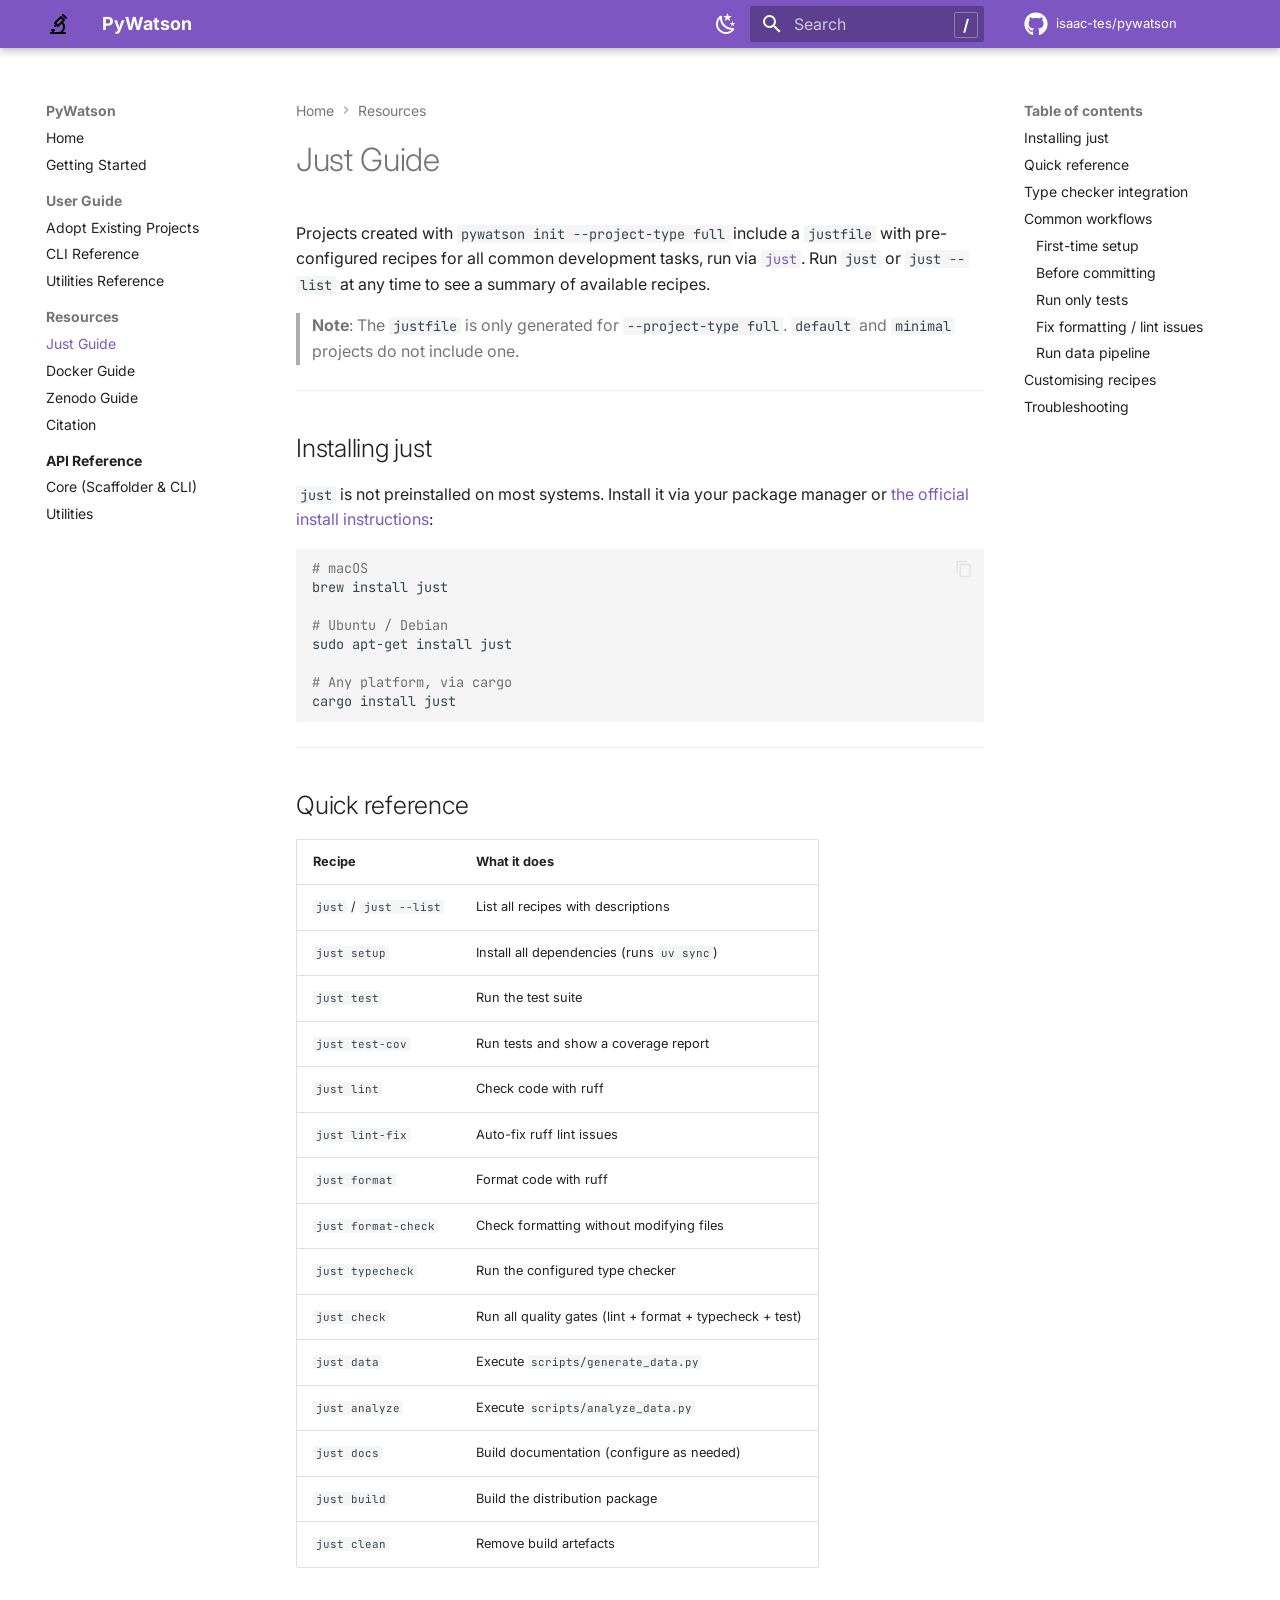
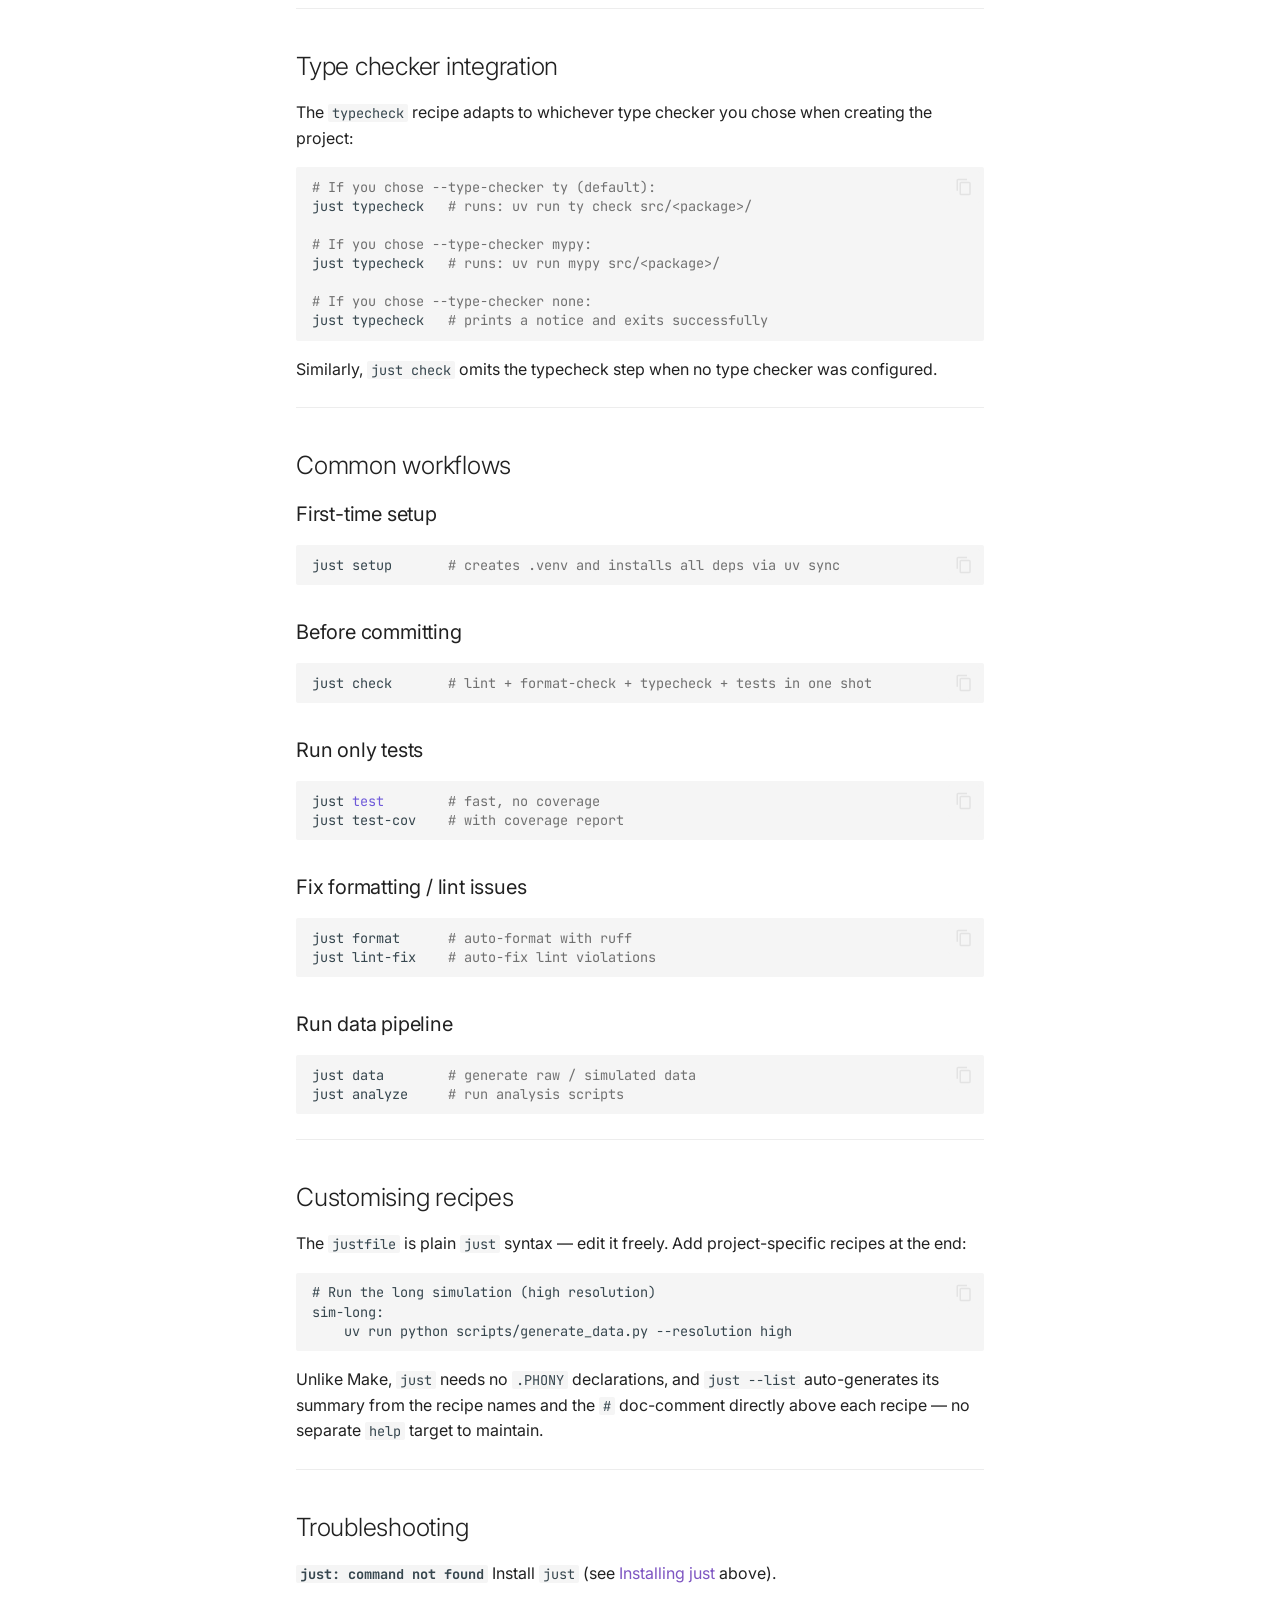
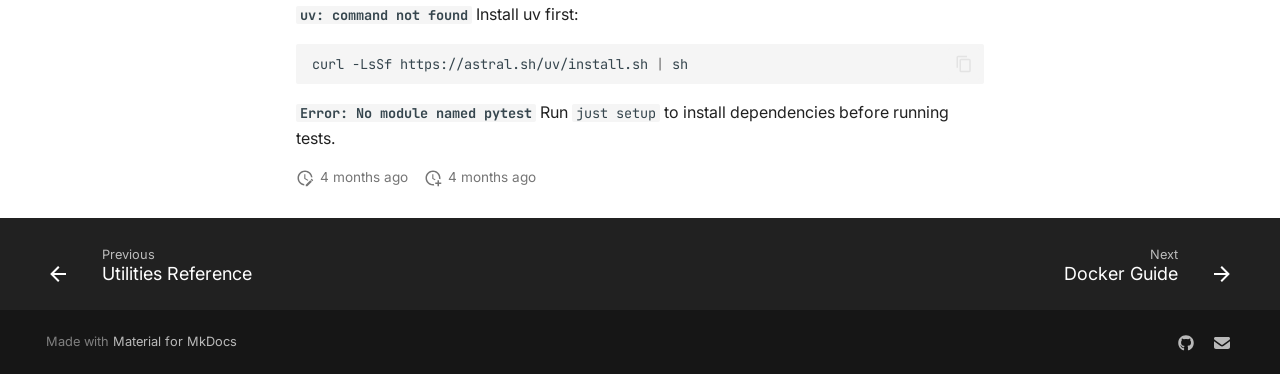
<file: JUST_GUIDE/index.html>
<!doctype html>
<html lang="en" class="no-js">
  <head>
    
      <meta charset="utf-8">
      <meta name="viewport" content="width=device-width,initial-scale=1">
      
        <meta name="description" content="A Python scientific project management tool — scaffold reproducible research projects with modern Python tooling.">
      
      
        <meta name="author" content="Isaac Tesfaye">
      
      
        <link rel="canonical" href="https://isaac-tes.github.io/pywatson/JUST_GUIDE/">
      
      
        <link rel="prev" href="../UTILITIES/">
      
      
        <link rel="next" href="../DOCKER_GUIDE/">
      
      
        
      
      
      <link rel="icon" href="../assets/logo.svg">
      <meta name="generator" content="mkdocs-1.6.1, mkdocs-material-9.7.7">
    
    
      
        <title>Just Guide - PyWatson</title>
      
    
    
      <link rel="stylesheet" href="../assets/stylesheets/main.ec1eaa64.min.css">
      
        
        <link rel="stylesheet" href="../assets/stylesheets/palette.ab4e12ef.min.css">
      
      


    
    
      
    
    
      
        
        
        <link rel="preconnect" href="https://fonts.gstatic.com" crossorigin>
        <link rel="stylesheet" href="https://fonts.googleapis.com/css?family=Inter:300,300i,400,400i,700,700i%7CJetBrains+Mono:400,400i,700,700i&display=fallback">
        <style>:root{--md-text-font:"Inter";--md-code-font:"JetBrains Mono"}</style>
      
    
    
      <link rel="stylesheet" href="../assets/_mkdocstrings.css">
    
      <link rel="stylesheet" href="../css/timeago.css">
    
      <link rel="stylesheet" href="../stylesheets/extra.css">
    
    <script>__md_scope=new URL("..",location),__md_hash=e=>[...e].reduce(((e,_)=>(e<<5)-e+_.charCodeAt(0)),0),__md_get=(e,_=localStorage,t=__md_scope)=>JSON.parse(_.getItem(t.pathname+"."+e)),__md_set=(e,_,t=localStorage,a=__md_scope)=>{try{t.setItem(a.pathname+"."+e,JSON.stringify(_))}catch(e){}}</script>
    
      

    
    
  </head>
  
  
    
    
      
    
    
    
    
    <body dir="ltr" data-md-color-scheme="default" data-md-color-primary="deep-purple" data-md-color-accent="teal">
  
    
    <input class="md-toggle" data-md-toggle="drawer" type="checkbox" id="__drawer" autocomplete="off">
    <input class="md-toggle" data-md-toggle="search" type="checkbox" id="__search" autocomplete="off">
    <label class="md-overlay" for="__drawer"></label>
    <div data-md-component="skip">
      
        
        <a href="#just-guide" class="md-skip">
          Skip to content
        </a>
      
    </div>
    <div data-md-component="announce">
      
    </div>
    
    
      

  

<header class="md-header md-header--shadow" data-md-component="header">
  <nav class="md-header__inner md-grid" aria-label="Header">
    <a href=".." title="PyWatson" class="md-header__button md-logo" aria-label="PyWatson" data-md-component="logo">
      
  <img src="../assets/logo.svg" alt="logo">

    </a>
    <label class="md-header__button md-icon" for="__drawer">
      
      <svg xmlns="http://www.w3.org/2000/svg" viewBox="0 0 24 24"><path d="M3 6h18v2H3zm0 5h18v2H3zm0 5h18v2H3z"/></svg>
    </label>
    <div class="md-header__title" data-md-component="header-title">
      <div class="md-header__ellipsis">
        <div class="md-header__topic">
          <span class="md-ellipsis">
            PyWatson
          </span>
        </div>
        <div class="md-header__topic" data-md-component="header-topic">
          <span class="md-ellipsis">
            
              Just Guide
            
          </span>
        </div>
      </div>
    </div>
    
      
        <form class="md-header__option" data-md-component="palette">
  
    
    
    
    <input class="md-option" data-md-color-media="" data-md-color-scheme="default" data-md-color-primary="deep-purple" data-md-color-accent="teal"  aria-label="Switch to dark mode"  type="radio" name="__palette" id="__palette_0">
    
      <label class="md-header__button md-icon" title="Switch to dark mode" for="__palette_1" hidden>
        <svg xmlns="http://www.w3.org/2000/svg" viewBox="0 0 24 24"><path d="m17.75 4.09-2.53 1.94.91 3.06-2.63-1.81-2.63 1.81.91-3.06-2.53-1.94L12.44 4l1.06-3 1.06 3zm3.5 6.91-1.64 1.25.59 1.98-1.7-1.17-1.7 1.17.59-1.98L15.75 11l2.06-.05L18.5 9l.69 1.95zm-2.28 4.95c.83-.08 1.72 1.1 1.19 1.85-.32.45-.66.87-1.08 1.27C15.17 23 8.84 23 4.94 19.07c-3.91-3.9-3.91-10.24 0-14.14.4-.4.82-.76 1.27-1.08.75-.53 1.93.36 1.85 1.19-.27 2.86.69 5.83 2.89 8.02a9.96 9.96 0 0 0 8.02 2.89m-1.64 2.02a12.08 12.08 0 0 1-7.8-3.47c-2.17-2.19-3.33-5-3.49-7.82-2.81 3.14-2.7 7.96.31 10.98 3.02 3.01 7.84 3.12 10.98.31"/></svg>
      </label>
    
  
    
    
    
    <input class="md-option" data-md-color-media="" data-md-color-scheme="slate" data-md-color-primary="deep-purple" data-md-color-accent="teal"  aria-label="Switch to light mode"  type="radio" name="__palette" id="__palette_1">
    
      <label class="md-header__button md-icon" title="Switch to light mode" for="__palette_0" hidden>
        <svg xmlns="http://www.w3.org/2000/svg" viewBox="0 0 24 24"><path d="M12 7a5 5 0 0 1 5 5 5 5 0 0 1-5 5 5 5 0 0 1-5-5 5 5 0 0 1 5-5m0 2a3 3 0 0 0-3 3 3 3 0 0 0 3 3 3 3 0 0 0 3-3 3 3 0 0 0-3-3m0-7 2.39 3.42C13.65 5.15 12.84 5 12 5s-1.65.15-2.39.42zM3.34 7l4.16-.35A7.2 7.2 0 0 0 5.94 8.5c-.44.74-.69 1.5-.83 2.29zm.02 10 1.76-3.77a7.131 7.131 0 0 0 2.38 4.14zM20.65 7l-1.77 3.79a7.02 7.02 0 0 0-2.38-4.15zm-.01 10-4.14.36c.59-.51 1.12-1.14 1.54-1.86.42-.73.69-1.5.83-2.29zM12 22l-2.41-3.44c.74.27 1.55.44 2.41.44.82 0 1.63-.17 2.37-.44z"/></svg>
      </label>
    
  
</form>
      
    
    
      <script>var palette=__md_get("__palette");if(palette&&palette.color){if("(prefers-color-scheme)"===palette.color.media){var media=matchMedia("(prefers-color-scheme: light)"),input=document.querySelector(media.matches?"[data-md-color-media='(prefers-color-scheme: light)']":"[data-md-color-media='(prefers-color-scheme: dark)']");palette.color.media=input.getAttribute("data-md-color-media"),palette.color.scheme=input.getAttribute("data-md-color-scheme"),palette.color.primary=input.getAttribute("data-md-color-primary"),palette.color.accent=input.getAttribute("data-md-color-accent")}for(var[key,value]of Object.entries(palette.color))document.body.setAttribute("data-md-color-"+key,value)}</script>
    
    
    
      
      
        <label class="md-header__button md-icon" for="__search">
          
          <svg xmlns="http://www.w3.org/2000/svg" viewBox="0 0 24 24"><path d="M9.5 3A6.5 6.5 0 0 1 16 9.5c0 1.61-.59 3.09-1.56 4.23l.27.27h.79l5 5-1.5 1.5-5-5v-.79l-.27-.27A6.52 6.52 0 0 1 9.5 16 6.5 6.5 0 0 1 3 9.5 6.5 6.5 0 0 1 9.5 3m0 2C7 5 5 7 5 9.5S7 14 9.5 14 14 12 14 9.5 12 5 9.5 5"/></svg>
        </label>
        <div class="md-search" data-md-component="search" role="dialog">
  <label class="md-search__overlay" for="__search"></label>
  <div class="md-search__inner" role="search">
    <form class="md-search__form" name="search">
      <input type="text" class="md-search__input" name="query" aria-label="Search" placeholder="Search" autocapitalize="off" autocorrect="off" autocomplete="off" spellcheck="false" data-md-component="search-query" required>
      <label class="md-search__icon md-icon" for="__search">
        
        <svg xmlns="http://www.w3.org/2000/svg" viewBox="0 0 24 24"><path d="M9.5 3A6.5 6.5 0 0 1 16 9.5c0 1.61-.59 3.09-1.56 4.23l.27.27h.79l5 5-1.5 1.5-5-5v-.79l-.27-.27A6.52 6.52 0 0 1 9.5 16 6.5 6.5 0 0 1 3 9.5 6.5 6.5 0 0 1 9.5 3m0 2C7 5 5 7 5 9.5S7 14 9.5 14 14 12 14 9.5 12 5 9.5 5"/></svg>
        
        <svg xmlns="http://www.w3.org/2000/svg" viewBox="0 0 24 24"><path d="M20 11v2H8l5.5 5.5-1.42 1.42L4.16 12l7.92-7.92L13.5 5.5 8 11z"/></svg>
      </label>
      <nav class="md-search__options" aria-label="Search">
        
          <a href="javascript:void(0)" class="md-search__icon md-icon" title="Share" aria-label="Share" data-clipboard data-clipboard-text="" data-md-component="search-share" tabindex="-1">
            
            <svg xmlns="http://www.w3.org/2000/svg" viewBox="0 0 24 24"><path d="M18 16.08c-.76 0-1.44.3-1.96.77L8.91 12.7c.05-.23.09-.46.09-.7s-.04-.47-.09-.7l7.05-4.11c.54.5 1.25.81 2.04.81a3 3 0 0 0 3-3 3 3 0 0 0-3-3 3 3 0 0 0-3 3c0 .24.04.47.09.7L8.04 9.81C7.5 9.31 6.79 9 6 9a3 3 0 0 0-3 3 3 3 0 0 0 3 3c.79 0 1.5-.31 2.04-.81l7.12 4.15c-.05.21-.08.43-.08.66 0 1.61 1.31 2.91 2.92 2.91s2.92-1.3 2.92-2.91A2.92 2.92 0 0 0 18 16.08"/></svg>
          </a>
        
        <button type="reset" class="md-search__icon md-icon" title="Clear" aria-label="Clear" tabindex="-1">
          
          <svg xmlns="http://www.w3.org/2000/svg" viewBox="0 0 24 24"><path d="M19 6.41 17.59 5 12 10.59 6.41 5 5 6.41 10.59 12 5 17.59 6.41 19 12 13.41 17.59 19 19 17.59 13.41 12z"/></svg>
        </button>
      </nav>
      
        <div class="md-search__suggest" data-md-component="search-suggest"></div>
      
    </form>
    <div class="md-search__output">
      <div class="md-search__scrollwrap" tabindex="0" data-md-scrollfix>
        <div class="md-search-result" data-md-component="search-result">
          <div class="md-search-result__meta">
            Initializing search
          </div>
          <ol class="md-search-result__list" role="presentation"></ol>
        </div>
      </div>
    </div>
  </div>
</div>
      
    
    
      <div class="md-header__source">
        <a href="https://github.com/isaac-tes/pywatson" title="Go to repository" class="md-source" data-md-component="source">
  <div class="md-source__icon md-icon">
    
    <svg xmlns="http://www.w3.org/2000/svg" viewBox="0 0 512 512"><!--! Font Awesome Free 7.1.0 by @fontawesome - https://fontawesome.com License - https://fontawesome.com/license/free (Icons: CC BY 4.0, Fonts: SIL OFL 1.1, Code: MIT License) Copyright 2025 Fonticons, Inc.--><path d="M173.9 397.4c0 2-2.3 3.6-5.2 3.6-3.3.3-5.6-1.3-5.6-3.6 0-2 2.3-3.6 5.2-3.6 3-.3 5.6 1.3 5.6 3.6m-31.1-4.5c-.7 2 1.3 4.3 4.3 4.9 2.6 1 5.6 0 6.2-2s-1.3-4.3-4.3-5.2c-2.6-.7-5.5.3-6.2 2.3m44.2-1.7c-2.9.7-4.9 2.6-4.6 4.9.3 2 2.9 3.3 5.9 2.6 2.9-.7 4.9-2.6 4.6-4.6-.3-1.9-3-3.2-5.9-2.9M252.8 8C114.1 8 8 113.3 8 252c0 110.9 69.8 205.8 169.5 239.2 12.8 2.3 17.3-5.6 17.3-12.1 0-6.2-.3-40.4-.3-61.4 0 0-70 15-84.7-29.8 0 0-11.4-29.1-27.8-36.6 0 0-22.9-15.7 1.6-15.4 0 0 24.9 2 38.6 25.8 21.9 38.6 58.6 27.5 72.9 20.9 2.3-16 8.8-27.1 16-33.7-55.9-6.2-112.3-14.3-112.3-110.5 0-27.5 7.6-41.3 23.6-58.9-2.6-6.5-11.1-33.3 2.6-67.9 20.9-6.5 69 27 69 27 20-5.6 41.5-8.5 62.8-8.5s42.8 2.9 62.8 8.5c0 0 48.1-33.6 69-27 13.7 34.7 5.2 61.4 2.6 67.9 16 17.7 25.8 31.5 25.8 58.9 0 96.5-58.9 104.2-114.8 110.5 9.2 7.9 17 22.9 17 46.4 0 33.7-.3 75.4-.3 83.6 0 6.5 4.6 14.4 17.3 12.1C436.2 457.8 504 362.9 504 252 504 113.3 391.5 8 252.8 8M105.2 352.9c-1.3 1-1 3.3.7 5.2 1.6 1.6 3.9 2.3 5.2 1 1.3-1 1-3.3-.7-5.2-1.6-1.6-3.9-2.3-5.2-1m-10.8-8.1c-.7 1.3.3 2.9 2.3 3.9 1.6 1 3.6.7 4.3-.7.7-1.3-.3-2.9-2.3-3.9-2-.6-3.6-.3-4.3.7m32.4 35.6c-1.6 1.3-1 4.3 1.3 6.2 2.3 2.3 5.2 2.6 6.5 1 1.3-1.3.7-4.3-1.3-6.2-2.2-2.3-5.2-2.6-6.5-1m-11.4-14.7c-1.6 1-1.6 3.6 0 5.9s4.3 3.3 5.6 2.3c1.6-1.3 1.6-3.9 0-6.2-1.4-2.3-4-3.3-5.6-2"/></svg>
  </div>
  <div class="md-source__repository">
    isaac-tes/pywatson
  </div>
</a>
      </div>
    
  </nav>
  
</header>
    
    <div class="md-container" data-md-component="container">
      
      
        
          
        
      
      <main class="md-main" data-md-component="main">
        <div class="md-main__inner md-grid">
          
            
              
              <div class="md-sidebar md-sidebar--primary" data-md-component="sidebar" data-md-type="navigation" >
                <div class="md-sidebar__scrollwrap">
                  <div class="md-sidebar__inner">
                    



<nav class="md-nav md-nav--primary" aria-label="Navigation" data-md-level="0">
  <label class="md-nav__title" for="__drawer">
    <a href=".." title="PyWatson" class="md-nav__button md-logo" aria-label="PyWatson" data-md-component="logo">
      
  <img src="../assets/logo.svg" alt="logo">

    </a>
    PyWatson
  </label>
  
    <div class="md-nav__source">
      <a href="https://github.com/isaac-tes/pywatson" title="Go to repository" class="md-source" data-md-component="source">
  <div class="md-source__icon md-icon">
    
    <svg xmlns="http://www.w3.org/2000/svg" viewBox="0 0 512 512"><!--! Font Awesome Free 7.1.0 by @fontawesome - https://fontawesome.com License - https://fontawesome.com/license/free (Icons: CC BY 4.0, Fonts: SIL OFL 1.1, Code: MIT License) Copyright 2025 Fonticons, Inc.--><path d="M173.9 397.4c0 2-2.3 3.6-5.2 3.6-3.3.3-5.6-1.3-5.6-3.6 0-2 2.3-3.6 5.2-3.6 3-.3 5.6 1.3 5.6 3.6m-31.1-4.5c-.7 2 1.3 4.3 4.3 4.9 2.6 1 5.6 0 6.2-2s-1.3-4.3-4.3-5.2c-2.6-.7-5.5.3-6.2 2.3m44.2-1.7c-2.9.7-4.9 2.6-4.6 4.9.3 2 2.9 3.3 5.9 2.6 2.9-.7 4.9-2.6 4.6-4.6-.3-1.9-3-3.2-5.9-2.9M252.8 8C114.1 8 8 113.3 8 252c0 110.9 69.8 205.8 169.5 239.2 12.8 2.3 17.3-5.6 17.3-12.1 0-6.2-.3-40.4-.3-61.4 0 0-70 15-84.7-29.8 0 0-11.4-29.1-27.8-36.6 0 0-22.9-15.7 1.6-15.4 0 0 24.9 2 38.6 25.8 21.9 38.6 58.6 27.5 72.9 20.9 2.3-16 8.8-27.1 16-33.7-55.9-6.2-112.3-14.3-112.3-110.5 0-27.5 7.6-41.3 23.6-58.9-2.6-6.5-11.1-33.3 2.6-67.9 20.9-6.5 69 27 69 27 20-5.6 41.5-8.5 62.8-8.5s42.8 2.9 62.8 8.5c0 0 48.1-33.6 69-27 13.7 34.7 5.2 61.4 2.6 67.9 16 17.7 25.8 31.5 25.8 58.9 0 96.5-58.9 104.2-114.8 110.5 9.2 7.9 17 22.9 17 46.4 0 33.7-.3 75.4-.3 83.6 0 6.5 4.6 14.4 17.3 12.1C436.2 457.8 504 362.9 504 252 504 113.3 391.5 8 252.8 8M105.2 352.9c-1.3 1-1 3.3.7 5.2 1.6 1.6 3.9 2.3 5.2 1 1.3-1 1-3.3-.7-5.2-1.6-1.6-3.9-2.3-5.2-1m-10.8-8.1c-.7 1.3.3 2.9 2.3 3.9 1.6 1 3.6.7 4.3-.7.7-1.3-.3-2.9-2.3-3.9-2-.6-3.6-.3-4.3.7m32.4 35.6c-1.6 1.3-1 4.3 1.3 6.2 2.3 2.3 5.2 2.6 6.5 1 1.3-1.3.7-4.3-1.3-6.2-2.2-2.3-5.2-2.6-6.5-1m-11.4-14.7c-1.6 1-1.6 3.6 0 5.9s4.3 3.3 5.6 2.3c1.6-1.3 1.6-3.9 0-6.2-1.4-2.3-4-3.3-5.6-2"/></svg>
  </div>
  <div class="md-source__repository">
    isaac-tes/pywatson
  </div>
</a>
    </div>
  
  <ul class="md-nav__list" data-md-scrollfix>
    
      
      
  
  
  
  
    <li class="md-nav__item">
      <a href=".." class="md-nav__link">
        
  
  
  <span class="md-ellipsis">
    
  
    Home
  

    
  </span>
  
  

      </a>
    </li>
  

    
      
      
  
  
  
  
    <li class="md-nav__item">
      <a href="../QUICKSTART/" class="md-nav__link">
        
  
  
  <span class="md-ellipsis">
    
  
    Getting Started
  

    
  </span>
  
  

      </a>
    </li>
  

    
      
      
  
  
  
  
    
    
      
        
      
        
      
        
      
    
    
    
      
        
        
      
    
    
    <li class="md-nav__item md-nav__item--section md-nav__item--nested">
      
        
        
        <input class="md-nav__toggle md-toggle " type="checkbox" id="__nav_3" >
        
          
          <label class="md-nav__link" for="__nav_3" id="__nav_3_label" tabindex="">
            
  
  
  <span class="md-ellipsis">
    
  
    User Guide
  

    
  </span>
  
  

            <span class="md-nav__icon md-icon"></span>
          </label>
        
        <nav class="md-nav" data-md-level="1" aria-labelledby="__nav_3_label" aria-expanded="false">
          <label class="md-nav__title" for="__nav_3">
            <span class="md-nav__icon md-icon"></span>
            
  
    User Guide
  

          </label>
          <ul class="md-nav__list" data-md-scrollfix>
            
              
                
  
  
  
  
    <li class="md-nav__item">
      <a href="../ADOPT_GUIDE/" class="md-nav__link">
        
  
  
  <span class="md-ellipsis">
    
  
    Adopt Existing Projects
  

    
  </span>
  
  

      </a>
    </li>
  

              
            
              
                
  
  
  
  
    <li class="md-nav__item">
      <a href="../CLI/" class="md-nav__link">
        
  
  
  <span class="md-ellipsis">
    
  
    CLI Reference
  

    
  </span>
  
  

      </a>
    </li>
  

              
            
              
                
  
  
  
  
    <li class="md-nav__item">
      <a href="../UTILITIES/" class="md-nav__link">
        
  
  
  <span class="md-ellipsis">
    
  
    Utilities Reference
  

    
  </span>
  
  

      </a>
    </li>
  

              
            
          </ul>
        </nav>
      
    </li>
  

    
      
      
  
  
    
  
  
  
    
    
      
        
      
        
      
        
      
        
      
    
    
    
      
        
        
      
    
    
    <li class="md-nav__item md-nav__item--active md-nav__item--section md-nav__item--nested">
      
        
        
        <input class="md-nav__toggle md-toggle " type="checkbox" id="__nav_4" checked>
        
          
          <label class="md-nav__link" for="__nav_4" id="__nav_4_label" tabindex="">
            
  
  
  <span class="md-ellipsis">
    
  
    Resources
  

    
  </span>
  
  

            <span class="md-nav__icon md-icon"></span>
          </label>
        
        <nav class="md-nav" data-md-level="1" aria-labelledby="__nav_4_label" aria-expanded="true">
          <label class="md-nav__title" for="__nav_4">
            <span class="md-nav__icon md-icon"></span>
            
  
    Resources
  

          </label>
          <ul class="md-nav__list" data-md-scrollfix>
            
              
                
  
  
    
  
  
  
    <li class="md-nav__item md-nav__item--active">
      
      <input class="md-nav__toggle md-toggle" type="checkbox" id="__toc">
      
      
        
      
      
        <label class="md-nav__link md-nav__link--active" for="__toc">
          
  
  
  <span class="md-ellipsis">
    
  
    Just Guide
  

    
  </span>
  
  

          <span class="md-nav__icon md-icon"></span>
        </label>
      
      <a href="./" class="md-nav__link md-nav__link--active">
        
  
  
  <span class="md-ellipsis">
    
  
    Just Guide
  

    
  </span>
  
  

      </a>
      
        

<nav class="md-nav md-nav--secondary" aria-label="Table of contents">
  
  
  
    
  
  
    <label class="md-nav__title" for="__toc">
      <span class="md-nav__icon md-icon"></span>
      Table of contents
    </label>
    <ul class="md-nav__list" data-md-component="toc" data-md-scrollfix>
      
        <li class="md-nav__item">
  <a href="#installing-just" class="md-nav__link">
    <span class="md-ellipsis">
      
        Installing just
      
    </span>
  </a>
  
</li>
      
        <li class="md-nav__item">
  <a href="#quick-reference" class="md-nav__link">
    <span class="md-ellipsis">
      
        Quick reference
      
    </span>
  </a>
  
</li>
      
        <li class="md-nav__item">
  <a href="#type-checker-integration" class="md-nav__link">
    <span class="md-ellipsis">
      
        Type checker integration
      
    </span>
  </a>
  
</li>
      
        <li class="md-nav__item">
  <a href="#common-workflows" class="md-nav__link">
    <span class="md-ellipsis">
      
        Common workflows
      
    </span>
  </a>
  
    <nav class="md-nav" aria-label="Common workflows">
      <ul class="md-nav__list">
        
          <li class="md-nav__item">
  <a href="#first-time-setup" class="md-nav__link">
    <span class="md-ellipsis">
      
        First-time setup
      
    </span>
  </a>
  
</li>
        
          <li class="md-nav__item">
  <a href="#before-committing" class="md-nav__link">
    <span class="md-ellipsis">
      
        Before committing
      
    </span>
  </a>
  
</li>
        
          <li class="md-nav__item">
  <a href="#run-only-tests" class="md-nav__link">
    <span class="md-ellipsis">
      
        Run only tests
      
    </span>
  </a>
  
</li>
        
          <li class="md-nav__item">
  <a href="#fix-formatting-lint-issues" class="md-nav__link">
    <span class="md-ellipsis">
      
        Fix formatting / lint issues
      
    </span>
  </a>
  
</li>
        
          <li class="md-nav__item">
  <a href="#run-data-pipeline" class="md-nav__link">
    <span class="md-ellipsis">
      
        Run data pipeline
      
    </span>
  </a>
  
</li>
        
      </ul>
    </nav>
  
</li>
      
        <li class="md-nav__item">
  <a href="#customising-recipes" class="md-nav__link">
    <span class="md-ellipsis">
      
        Customising recipes
      
    </span>
  </a>
  
</li>
      
        <li class="md-nav__item">
  <a href="#troubleshooting" class="md-nav__link">
    <span class="md-ellipsis">
      
        Troubleshooting
      
    </span>
  </a>
  
</li>
      
    </ul>
  
</nav>
      
    </li>
  

              
            
              
                
  
  
  
  
    <li class="md-nav__item">
      <a href="../DOCKER_GUIDE/" class="md-nav__link">
        
  
  
  <span class="md-ellipsis">
    
  
    Docker Guide
  

    
  </span>
  
  

      </a>
    </li>
  

              
            
              
                
  
  
  
  
    <li class="md-nav__item">
      <a href="../ZENODO/" class="md-nav__link">
        
  
  
  <span class="md-ellipsis">
    
  
    Zenodo Guide
  

    
  </span>
  
  

      </a>
    </li>
  

              
            
              
                
  
  
  
  
    <li class="md-nav__item">
      <a href="../citation/" class="md-nav__link">
        
  
  
  <span class="md-ellipsis">
    
  
    Citation
  

    
  </span>
  
  

      </a>
    </li>
  

              
            
          </ul>
        </nav>
      
    </li>
  

    
      
      
  
  
  
  
    
    
      
        
          
        
      
        
      
        
      
    
    
    
      
        
        
      
    
    
    <li class="md-nav__item md-nav__item--section md-nav__item--nested">
      
        
        
        <input class="md-nav__toggle md-toggle " type="checkbox" id="__nav_5" >
        
          
          <div class="md-nav__link md-nav__container">
            <a href="../api/" class="md-nav__link ">
              
  
  
  <span class="md-ellipsis">
    
  
    API Reference
  

    
  </span>
  
  

            </a>
            
              
              <label class="md-nav__link " for="__nav_5" id="__nav_5_label" tabindex="">
                <span class="md-nav__icon md-icon"></span>
              </label>
            
          </div>
        
        <nav class="md-nav" data-md-level="1" aria-labelledby="__nav_5_label" aria-expanded="false">
          <label class="md-nav__title" for="__nav_5">
            <span class="md-nav__icon md-icon"></span>
            
  
    API Reference
  

          </label>
          <ul class="md-nav__list" data-md-scrollfix>
            
              
            
              
                
  
  
  
  
    <li class="md-nav__item">
      <a href="../api/core/" class="md-nav__link">
        
  
  
  <span class="md-ellipsis">
    
  
    Core (Scaffolder & CLI)
  

    
  </span>
  
  

      </a>
    </li>
  

              
            
              
                
  
  
  
  
    <li class="md-nav__item">
      <a href="../api/utils/" class="md-nav__link">
        
  
  
  <span class="md-ellipsis">
    
  
    Utilities
  

    
  </span>
  
  

      </a>
    </li>
  

              
            
          </ul>
        </nav>
      
    </li>
  

    
  </ul>
</nav>
                  </div>
                </div>
              </div>
            
            
              
              <div class="md-sidebar md-sidebar--secondary" data-md-component="sidebar" data-md-type="toc" >
                <div class="md-sidebar__scrollwrap">
                  <div class="md-sidebar__inner">
                    

<nav class="md-nav md-nav--secondary" aria-label="Table of contents">
  
  
  
    
  
  
    <label class="md-nav__title" for="__toc">
      <span class="md-nav__icon md-icon"></span>
      Table of contents
    </label>
    <ul class="md-nav__list" data-md-component="toc" data-md-scrollfix>
      
        <li class="md-nav__item">
  <a href="#installing-just" class="md-nav__link">
    <span class="md-ellipsis">
      
        Installing just
      
    </span>
  </a>
  
</li>
      
        <li class="md-nav__item">
  <a href="#quick-reference" class="md-nav__link">
    <span class="md-ellipsis">
      
        Quick reference
      
    </span>
  </a>
  
</li>
      
        <li class="md-nav__item">
  <a href="#type-checker-integration" class="md-nav__link">
    <span class="md-ellipsis">
      
        Type checker integration
      
    </span>
  </a>
  
</li>
      
        <li class="md-nav__item">
  <a href="#common-workflows" class="md-nav__link">
    <span class="md-ellipsis">
      
        Common workflows
      
    </span>
  </a>
  
    <nav class="md-nav" aria-label="Common workflows">
      <ul class="md-nav__list">
        
          <li class="md-nav__item">
  <a href="#first-time-setup" class="md-nav__link">
    <span class="md-ellipsis">
      
        First-time setup
      
    </span>
  </a>
  
</li>
        
          <li class="md-nav__item">
  <a href="#before-committing" class="md-nav__link">
    <span class="md-ellipsis">
      
        Before committing
      
    </span>
  </a>
  
</li>
        
          <li class="md-nav__item">
  <a href="#run-only-tests" class="md-nav__link">
    <span class="md-ellipsis">
      
        Run only tests
      
    </span>
  </a>
  
</li>
        
          <li class="md-nav__item">
  <a href="#fix-formatting-lint-issues" class="md-nav__link">
    <span class="md-ellipsis">
      
        Fix formatting / lint issues
      
    </span>
  </a>
  
</li>
        
          <li class="md-nav__item">
  <a href="#run-data-pipeline" class="md-nav__link">
    <span class="md-ellipsis">
      
        Run data pipeline
      
    </span>
  </a>
  
</li>
        
      </ul>
    </nav>
  
</li>
      
        <li class="md-nav__item">
  <a href="#customising-recipes" class="md-nav__link">
    <span class="md-ellipsis">
      
        Customising recipes
      
    </span>
  </a>
  
</li>
      
        <li class="md-nav__item">
  <a href="#troubleshooting" class="md-nav__link">
    <span class="md-ellipsis">
      
        Troubleshooting
      
    </span>
  </a>
  
</li>
      
    </ul>
  
</nav>
                  </div>
                </div>
              </div>
            
          
          
            <div class="md-content" data-md-component="content">
              
                



  


  <nav class="md-path" aria-label="Navigation" >
    <ol class="md-path__list">
      
        
  
  
    <li class="md-path__item">
      <a href=".." class="md-path__link">
        
  <span class="md-ellipsis">
    Home
  </span>

      </a>
    </li>
  

      
      
        
  
  
    
    
      <li class="md-path__item">
        <a href="./" class="md-path__link">
          
  <span class="md-ellipsis">
    Resources
  </span>

        </a>
      </li>
    
  

      
    </ol>
  </nav>

              
              <article class="md-content__inner md-typeset">
                
                  


  
  


<h1 id="just-guide">Just Guide<a class="headerlink" href="#just-guide" title="Permanent link">&para;</a></h1>
<p>Projects created with <code>pywatson init --project-type full</code> include a <code>justfile</code>
with pre-configured recipes for all common development tasks, run via
<a href="https://github.com/casey/just"><code>just</code></a>. Run <code>just</code> or <code>just --list</code> at any
time to see a summary of available recipes.</p>
<blockquote>
<p><strong>Note</strong>: The <code>justfile</code> is only generated for <code>--project-type full</code>.
<code>default</code> and <code>minimal</code> projects do not include one.</p>
</blockquote>
<hr />
<h2 id="installing-just">Installing just<a class="headerlink" href="#installing-just" title="Permanent link">&para;</a></h2>
<p><code>just</code> is not preinstalled on most systems. Install it via your package
manager or <a href="https://github.com/casey/just#installation">the official install instructions</a>:</p>
<div class="language-bash highlight"><pre><span></span><code><span id="__span-0-1"><a id="__codelineno-0-1" name="__codelineno-0-1" href="#__codelineno-0-1"></a><span class="c1"># macOS</span>
</span><span id="__span-0-2"><a id="__codelineno-0-2" name="__codelineno-0-2" href="#__codelineno-0-2"></a>brew<span class="w"> </span>install<span class="w"> </span>just
</span><span id="__span-0-3"><a id="__codelineno-0-3" name="__codelineno-0-3" href="#__codelineno-0-3"></a>
</span><span id="__span-0-4"><a id="__codelineno-0-4" name="__codelineno-0-4" href="#__codelineno-0-4"></a><span class="c1"># Ubuntu / Debian</span>
</span><span id="__span-0-5"><a id="__codelineno-0-5" name="__codelineno-0-5" href="#__codelineno-0-5"></a>sudo<span class="w"> </span>apt-get<span class="w"> </span>install<span class="w"> </span>just
</span><span id="__span-0-6"><a id="__codelineno-0-6" name="__codelineno-0-6" href="#__codelineno-0-6"></a>
</span><span id="__span-0-7"><a id="__codelineno-0-7" name="__codelineno-0-7" href="#__codelineno-0-7"></a><span class="c1"># Any platform, via cargo</span>
</span><span id="__span-0-8"><a id="__codelineno-0-8" name="__codelineno-0-8" href="#__codelineno-0-8"></a>cargo<span class="w"> </span>install<span class="w"> </span>just
</span></code></pre></div>
<hr />
<h2 id="quick-reference">Quick reference<a class="headerlink" href="#quick-reference" title="Permanent link">&para;</a></h2>
<table>
<thead>
<tr>
<th>Recipe</th>
<th>What it does</th>
</tr>
</thead>
<tbody>
<tr>
<td><code>just</code> / <code>just --list</code></td>
<td>List all recipes with descriptions</td>
</tr>
<tr>
<td><code>just setup</code></td>
<td>Install all dependencies (runs <code>uv sync</code>)</td>
</tr>
<tr>
<td><code>just test</code></td>
<td>Run the test suite</td>
</tr>
<tr>
<td><code>just test-cov</code></td>
<td>Run tests and show a coverage report</td>
</tr>
<tr>
<td><code>just lint</code></td>
<td>Check code with ruff</td>
</tr>
<tr>
<td><code>just lint-fix</code></td>
<td>Auto-fix ruff lint issues</td>
</tr>
<tr>
<td><code>just format</code></td>
<td>Format code with ruff</td>
</tr>
<tr>
<td><code>just format-check</code></td>
<td>Check formatting without modifying files</td>
</tr>
<tr>
<td><code>just typecheck</code></td>
<td>Run the configured type checker</td>
</tr>
<tr>
<td><code>just check</code></td>
<td>Run all quality gates (lint + format + typecheck + test)</td>
</tr>
<tr>
<td><code>just data</code></td>
<td>Execute <code>scripts/generate_data.py</code></td>
</tr>
<tr>
<td><code>just analyze</code></td>
<td>Execute <code>scripts/analyze_data.py</code></td>
</tr>
<tr>
<td><code>just docs</code></td>
<td>Build documentation (configure as needed)</td>
</tr>
<tr>
<td><code>just build</code></td>
<td>Build the distribution package</td>
</tr>
<tr>
<td><code>just clean</code></td>
<td>Remove build artefacts</td>
</tr>
</tbody>
</table>
<hr />
<h2 id="type-checker-integration">Type checker integration<a class="headerlink" href="#type-checker-integration" title="Permanent link">&para;</a></h2>
<p>The <code>typecheck</code> recipe adapts to whichever type checker you chose when
creating the project:</p>
<div class="language-bash highlight"><pre><span></span><code><span id="__span-1-1"><a id="__codelineno-1-1" name="__codelineno-1-1" href="#__codelineno-1-1"></a><span class="c1"># If you chose --type-checker ty (default):</span>
</span><span id="__span-1-2"><a id="__codelineno-1-2" name="__codelineno-1-2" href="#__codelineno-1-2"></a>just<span class="w"> </span>typecheck<span class="w">   </span><span class="c1"># runs: uv run ty check src/&lt;package&gt;/</span>
</span><span id="__span-1-3"><a id="__codelineno-1-3" name="__codelineno-1-3" href="#__codelineno-1-3"></a>
</span><span id="__span-1-4"><a id="__codelineno-1-4" name="__codelineno-1-4" href="#__codelineno-1-4"></a><span class="c1"># If you chose --type-checker mypy:</span>
</span><span id="__span-1-5"><a id="__codelineno-1-5" name="__codelineno-1-5" href="#__codelineno-1-5"></a>just<span class="w"> </span>typecheck<span class="w">   </span><span class="c1"># runs: uv run mypy src/&lt;package&gt;/</span>
</span><span id="__span-1-6"><a id="__codelineno-1-6" name="__codelineno-1-6" href="#__codelineno-1-6"></a>
</span><span id="__span-1-7"><a id="__codelineno-1-7" name="__codelineno-1-7" href="#__codelineno-1-7"></a><span class="c1"># If you chose --type-checker none:</span>
</span><span id="__span-1-8"><a id="__codelineno-1-8" name="__codelineno-1-8" href="#__codelineno-1-8"></a>just<span class="w"> </span>typecheck<span class="w">   </span><span class="c1"># prints a notice and exits successfully</span>
</span></code></pre></div>
<p>Similarly, <code>just check</code> omits the typecheck step when no type checker was
configured.</p>
<hr />
<h2 id="common-workflows">Common workflows<a class="headerlink" href="#common-workflows" title="Permanent link">&para;</a></h2>
<h3 id="first-time-setup">First-time setup<a class="headerlink" href="#first-time-setup" title="Permanent link">&para;</a></h3>
<div class="language-bash highlight"><pre><span></span><code><span id="__span-2-1"><a id="__codelineno-2-1" name="__codelineno-2-1" href="#__codelineno-2-1"></a>just<span class="w"> </span>setup<span class="w">       </span><span class="c1"># creates .venv and installs all deps via uv sync</span>
</span></code></pre></div>
<h3 id="before-committing">Before committing<a class="headerlink" href="#before-committing" title="Permanent link">&para;</a></h3>
<div class="language-bash highlight"><pre><span></span><code><span id="__span-3-1"><a id="__codelineno-3-1" name="__codelineno-3-1" href="#__codelineno-3-1"></a>just<span class="w"> </span>check<span class="w">       </span><span class="c1"># lint + format-check + typecheck + tests in one shot</span>
</span></code></pre></div>
<h3 id="run-only-tests">Run only tests<a class="headerlink" href="#run-only-tests" title="Permanent link">&para;</a></h3>
<div class="language-bash highlight"><pre><span></span><code><span id="__span-4-1"><a id="__codelineno-4-1" name="__codelineno-4-1" href="#__codelineno-4-1"></a>just<span class="w"> </span><span class="nb">test</span><span class="w">        </span><span class="c1"># fast, no coverage</span>
</span><span id="__span-4-2"><a id="__codelineno-4-2" name="__codelineno-4-2" href="#__codelineno-4-2"></a>just<span class="w"> </span>test-cov<span class="w">    </span><span class="c1"># with coverage report</span>
</span></code></pre></div>
<h3 id="fix-formatting-lint-issues">Fix formatting / lint issues<a class="headerlink" href="#fix-formatting-lint-issues" title="Permanent link">&para;</a></h3>
<div class="language-bash highlight"><pre><span></span><code><span id="__span-5-1"><a id="__codelineno-5-1" name="__codelineno-5-1" href="#__codelineno-5-1"></a>just<span class="w"> </span>format<span class="w">      </span><span class="c1"># auto-format with ruff</span>
</span><span id="__span-5-2"><a id="__codelineno-5-2" name="__codelineno-5-2" href="#__codelineno-5-2"></a>just<span class="w"> </span>lint-fix<span class="w">    </span><span class="c1"># auto-fix lint violations</span>
</span></code></pre></div>
<h3 id="run-data-pipeline">Run data pipeline<a class="headerlink" href="#run-data-pipeline" title="Permanent link">&para;</a></h3>
<div class="language-bash highlight"><pre><span></span><code><span id="__span-6-1"><a id="__codelineno-6-1" name="__codelineno-6-1" href="#__codelineno-6-1"></a>just<span class="w"> </span>data<span class="w">        </span><span class="c1"># generate raw / simulated data</span>
</span><span id="__span-6-2"><a id="__codelineno-6-2" name="__codelineno-6-2" href="#__codelineno-6-2"></a>just<span class="w"> </span>analyze<span class="w">     </span><span class="c1"># run analysis scripts</span>
</span></code></pre></div>
<hr />
<h2 id="customising-recipes">Customising recipes<a class="headerlink" href="#customising-recipes" title="Permanent link">&para;</a></h2>
<p>The <code>justfile</code> is plain <code>just</code> syntax — edit it freely. Add project-specific
recipes at the end:</p>
<div class="language-text highlight"><pre><span></span><code><span id="__span-7-1"><a id="__codelineno-7-1" name="__codelineno-7-1" href="#__codelineno-7-1"></a># Run the long simulation (high resolution)
</span><span id="__span-7-2"><a id="__codelineno-7-2" name="__codelineno-7-2" href="#__codelineno-7-2"></a>sim-long:
</span><span id="__span-7-3"><a id="__codelineno-7-3" name="__codelineno-7-3" href="#__codelineno-7-3"></a>    uv run python scripts/generate_data.py --resolution high
</span></code></pre></div>
<p>Unlike Make, <code>just</code> needs no <code>.PHONY</code> declarations, and <code>just --list</code>
auto-generates its summary from the recipe names and the <code>#</code> doc-comment
directly above each recipe — no separate <code>help</code> target to maintain.</p>
<hr />
<h2 id="troubleshooting">Troubleshooting<a class="headerlink" href="#troubleshooting" title="Permanent link">&para;</a></h2>
<p><strong><code>just: command not found</code></strong>
Install <code>just</code> (see <a href="#installing-just">Installing just</a> above).</p>
<p><strong><code>uv: command not found</code></strong>
Install uv first:</p>
<div class="language-bash highlight"><pre><span></span><code><span id="__span-8-1"><a id="__codelineno-8-1" name="__codelineno-8-1" href="#__codelineno-8-1"></a>curl<span class="w"> </span>-LsSf<span class="w"> </span>https://astral.sh/uv/install.sh<span class="w"> </span><span class="p">|</span><span class="w"> </span>sh
</span></code></pre></div>
<p><strong><code>Error: No module named pytest</code></strong>
Run <code>just setup</code> to install dependencies before running tests.</p>







  
    
  
  
    
  


  <aside class="md-source-file">
    
      
  <span class="md-source-file__fact">
    <span class="md-icon" title="Last update">
      <svg xmlns="http://www.w3.org/2000/svg" viewBox="0 0 24 24"><path d="M21 13.1c-.1 0-.3.1-.4.2l-1 1 2.1 2.1 1-1c.2-.2.2-.6 0-.8l-1.3-1.3c-.1-.1-.2-.2-.4-.2m-1.9 1.8-6.1 6V23h2.1l6.1-6.1zM12.5 7v5.2l4 2.4-1 1L11 13V7zM11 21.9c-5.1-.5-9-4.8-9-9.9C2 6.5 6.5 2 12 2c5.3 0 9.6 4.1 10 9.3-.3-.1-.6-.2-1-.2s-.7.1-1 .2C19.6 7.2 16.2 4 12 4c-4.4 0-8 3.6-8 8 0 4.1 3.1 7.5 7.1 7.9l-.1.2z"/></svg>
    </span>
    <span class="git-revision-date-localized-plugin git-revision-date-localized-plugin-timeago" title="August 4, 2026 09:50:09 UTC"><span class="timeago" datetime="2026-08-04T09:50:09+00:00" locale="en"></span></span><span class="git-revision-date-localized-plugin git-revision-date-localized-plugin-iso_date" title="August 4, 2026 09:50:09 UTC">2026-08-04</span>
  </span>

    
    
      
  <span class="md-source-file__fact">
    <span class="md-icon" title="Created">
      <svg xmlns="http://www.w3.org/2000/svg" viewBox="0 0 24 24"><path d="M14.47 15.08 11 13V7h1.5v5.25l3.08 1.83c-.41.28-.79.62-1.11 1m-1.39 4.84c-.36.05-.71.08-1.08.08-4.42 0-8-3.58-8-8s3.58-8 8-8 8 3.58 8 8c0 .37-.03.72-.08 1.08.69.1 1.33.32 1.92.64.1-.56.16-1.13.16-1.72 0-5.5-4.5-10-10-10S2 6.5 2 12s4.47 10 10 10c.59 0 1.16-.06 1.72-.16-.32-.59-.54-1.23-.64-1.92M18 15v3h-3v2h3v3h2v-3h3v-2h-3v-3z"/></svg>
    </span>
    <span class="git-revision-date-localized-plugin git-revision-date-localized-plugin-timeago" title="August 4, 2026 09:50:09 UTC"><span class="timeago" datetime="2026-08-04T09:50:09+00:00" locale="en"></span></span><span class="git-revision-date-localized-plugin git-revision-date-localized-plugin-iso_date" title="August 4, 2026 09:50:09 UTC">2026-08-04</span>
  </span>

    
    
    
  </aside>





                
              </article>
            </div>
          
          
<script>var target=document.getElementById(location.hash.slice(1));target&&target.name&&(target.checked=target.name.startsWith("__tabbed_"))</script>
        </div>
        
          <button type="button" class="md-top md-icon" data-md-component="top" hidden>
  
  <svg xmlns="http://www.w3.org/2000/svg" viewBox="0 0 24 24"><path d="M13 20h-2V8l-5.5 5.5-1.42-1.42L12 4.16l7.92 7.92-1.42 1.42L13 8z"/></svg>
  Back to top
</button>
        
      </main>
      
        <footer class="md-footer">
  
    
      
      <nav class="md-footer__inner md-grid" aria-label="Footer" >
        
          
          <a href="../UTILITIES/" class="md-footer__link md-footer__link--prev" aria-label="Previous: Utilities Reference">
            <div class="md-footer__button md-icon">
              
              <svg xmlns="http://www.w3.org/2000/svg" viewBox="0 0 24 24"><path d="M20 11v2H8l5.5 5.5-1.42 1.42L4.16 12l7.92-7.92L13.5 5.5 8 11z"/></svg>
            </div>
            <div class="md-footer__title">
              <span class="md-footer__direction">
                Previous
              </span>
              <div class="md-ellipsis">
                Utilities Reference
              </div>
            </div>
          </a>
        
        
          
          <a href="../DOCKER_GUIDE/" class="md-footer__link md-footer__link--next" aria-label="Next: Docker Guide">
            <div class="md-footer__title">
              <span class="md-footer__direction">
                Next
              </span>
              <div class="md-ellipsis">
                Docker Guide
              </div>
            </div>
            <div class="md-footer__button md-icon">
              
              <svg xmlns="http://www.w3.org/2000/svg" viewBox="0 0 24 24"><path d="M4 11v2h12l-5.5 5.5 1.42 1.42L19.84 12l-7.92-7.92L10.5 5.5 16 11z"/></svg>
            </div>
          </a>
        
      </nav>
    
  
  <div class="md-footer-meta md-typeset">
    <div class="md-footer-meta__inner md-grid">
      <div class="md-copyright">
  
  
    Made with
    <a href="https://squidfunk.github.io/mkdocs-material/" target="_blank" rel="noopener">
      Material for MkDocs
    </a>
  
</div>
      
        
<div class="md-social">
  
    
    
    
    
    <a href="https://github.com/isaac-tes/pywatson" target="_blank" rel="noopener" title="GitHub" class="md-social__link">
      <svg xmlns="http://www.w3.org/2000/svg" viewBox="0 0 512 512"><!--! Font Awesome Free 7.1.0 by @fontawesome - https://fontawesome.com License - https://fontawesome.com/license/free (Icons: CC BY 4.0, Fonts: SIL OFL 1.1, Code: MIT License) Copyright 2025 Fonticons, Inc.--><path d="M173.9 397.4c0 2-2.3 3.6-5.2 3.6-3.3.3-5.6-1.3-5.6-3.6 0-2 2.3-3.6 5.2-3.6 3-.3 5.6 1.3 5.6 3.6m-31.1-4.5c-.7 2 1.3 4.3 4.3 4.9 2.6 1 5.6 0 6.2-2s-1.3-4.3-4.3-5.2c-2.6-.7-5.5.3-6.2 2.3m44.2-1.7c-2.9.7-4.9 2.6-4.6 4.9.3 2 2.9 3.3 5.9 2.6 2.9-.7 4.9-2.6 4.6-4.6-.3-1.9-3-3.2-5.9-2.9M252.8 8C114.1 8 8 113.3 8 252c0 110.9 69.8 205.8 169.5 239.2 12.8 2.3 17.3-5.6 17.3-12.1 0-6.2-.3-40.4-.3-61.4 0 0-70 15-84.7-29.8 0 0-11.4-29.1-27.8-36.6 0 0-22.9-15.7 1.6-15.4 0 0 24.9 2 38.6 25.8 21.9 38.6 58.6 27.5 72.9 20.9 2.3-16 8.8-27.1 16-33.7-55.9-6.2-112.3-14.3-112.3-110.5 0-27.5 7.6-41.3 23.6-58.9-2.6-6.5-11.1-33.3 2.6-67.9 20.9-6.5 69 27 69 27 20-5.6 41.5-8.5 62.8-8.5s42.8 2.9 62.8 8.5c0 0 48.1-33.6 69-27 13.7 34.7 5.2 61.4 2.6 67.9 16 17.7 25.8 31.5 25.8 58.9 0 96.5-58.9 104.2-114.8 110.5 9.2 7.9 17 22.9 17 46.4 0 33.7-.3 75.4-.3 83.6 0 6.5 4.6 14.4 17.3 12.1C436.2 457.8 504 362.9 504 252 504 113.3 391.5 8 252.8 8M105.2 352.9c-1.3 1-1 3.3.7 5.2 1.6 1.6 3.9 2.3 5.2 1 1.3-1 1-3.3-.7-5.2-1.6-1.6-3.9-2.3-5.2-1m-10.8-8.1c-.7 1.3.3 2.9 2.3 3.9 1.6 1 3.6.7 4.3-.7.7-1.3-.3-2.9-2.3-3.9-2-.6-3.6-.3-4.3.7m32.4 35.6c-1.6 1.3-1 4.3 1.3 6.2 2.3 2.3 5.2 2.6 6.5 1 1.3-1.3.7-4.3-1.3-6.2-2.2-2.3-5.2-2.6-6.5-1m-11.4-14.7c-1.6 1-1.6 3.6 0 5.9s4.3 3.3 5.6 2.3c1.6-1.3 1.6-3.9 0-6.2-1.4-2.3-4-3.3-5.6-2"/></svg>
    </a>
  
    
    
    
    
    <a href="mailto:i.tesfaye@tu-berlin.de" target="_blank" rel="noopener" title="Contact" class="md-social__link">
      <svg xmlns="http://www.w3.org/2000/svg" viewBox="0 0 512 512"><!--! Font Awesome Free 7.1.0 by @fontawesome - https://fontawesome.com License - https://fontawesome.com/license/free (Icons: CC BY 4.0, Fonts: SIL OFL 1.1, Code: MIT License) Copyright 2025 Fonticons, Inc.--><path d="M48 64C21.5 64 0 85.5 0 112c0 15.1 7.1 29.3 19.2 38.4l208 156a48 48 0 0 0 57.6 0l208-156c12.1-9.1 19.2-23.3 19.2-38.4 0-26.5-21.5-48-48-48zM0 196v188c0 35.3 28.7 64 64 64h384c35.3 0 64-28.7 64-64V196L313.6 344.8c-34.1 25.6-81.1 25.6-115.2 0z"/></svg>
    </a>
  
</div>
      
    </div>
  </div>
</footer>
      
    </div>
    <div class="md-dialog" data-md-component="dialog">
      <div class="md-dialog__inner md-typeset"></div>
    </div>
    
      <div class="md-progress" data-md-component="progress" role="progressbar"></div>
    
    
    
      
      
      <script id="__config" type="application/json">{"annotate": null, "base": "..", "features": ["navigation.instant", "navigation.instant.prefetch", "navigation.instant.progress", "navigation.tracking", "navigation.sections", "navigation.path", "navigation.indexes", "navigation.top", "navigation.footer", "search.suggest", "search.highlight", "search.share", "header.autohide", "content.code.copy", "content.tooltips", "toc.follow"], "search": "../assets/javascripts/workers/search.2c215733.min.js", "tags": null, "translations": {"clipboard.copied": "Copied to clipboard", "clipboard.copy": "Copy to clipboard", "search.result.more.one": "1 more on this page", "search.result.more.other": "# more on this page", "search.result.none": "No matching documents", "search.result.one": "1 matching document", "search.result.other": "# matching documents", "search.result.placeholder": "Type to start searching", "search.result.term.missing": "Missing", "select.version": "Select version"}, "version": null}</script>
    
    
      <script src="../assets/javascripts/bundle.d7400e89.min.js"></script>
      
        <script src="../js/timeago.min.js"></script>
      
        <script src="../js/timeago_mkdocs_material.js"></script>
      
        <script src="../javascripts/extra.js"></script>
      
    
  </body>
</html>
</file>
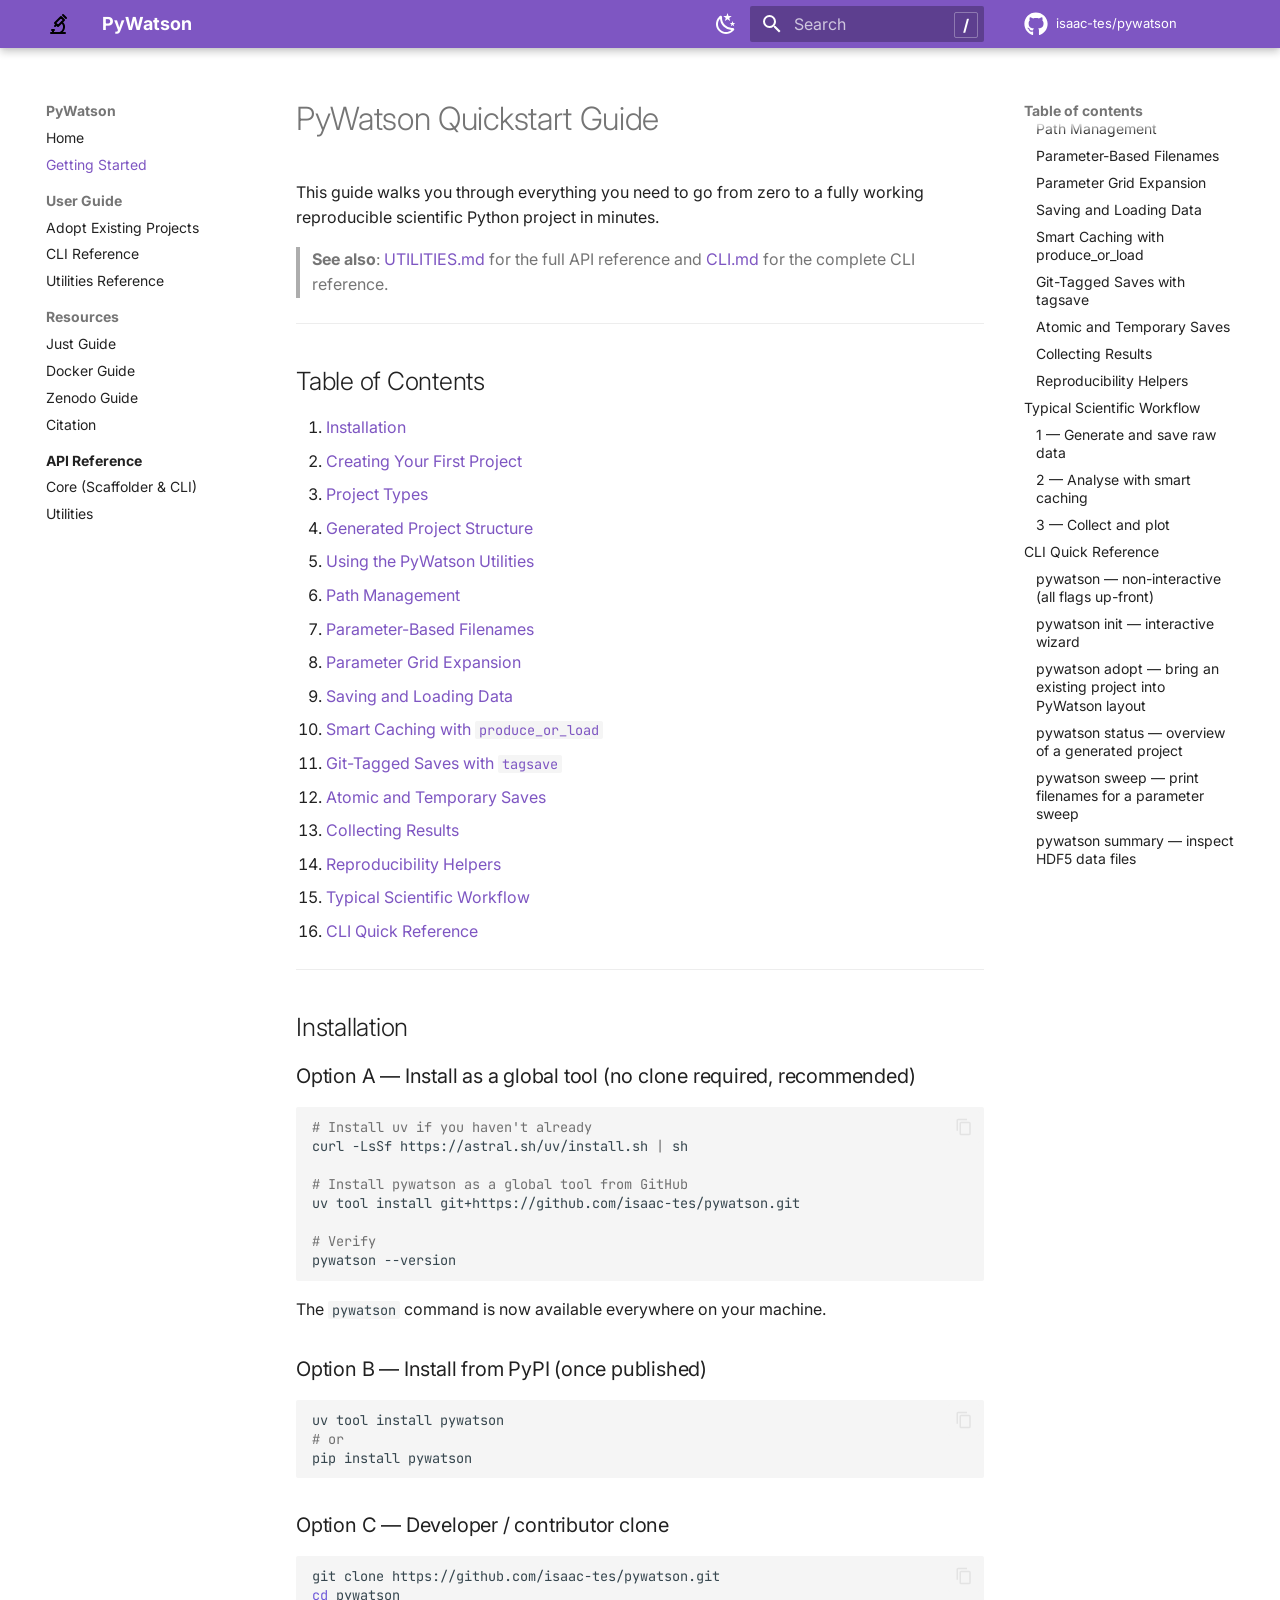
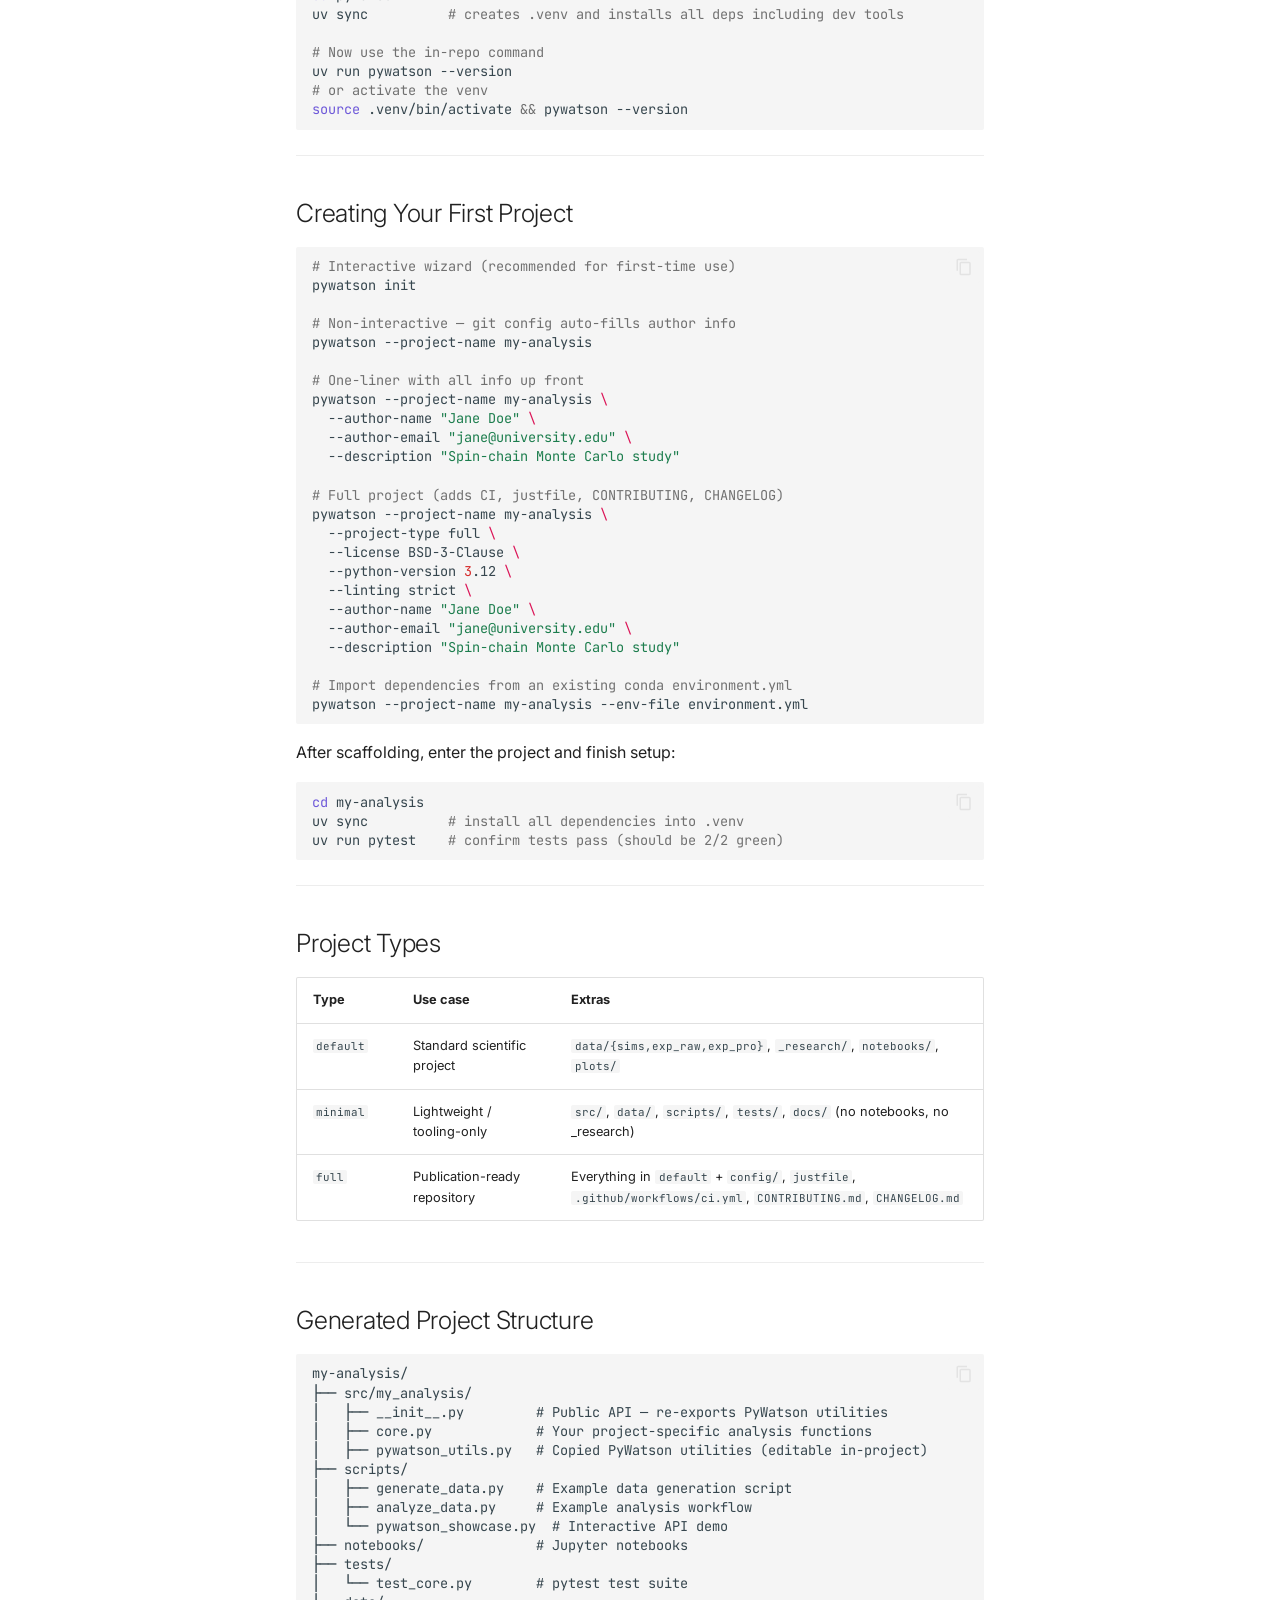
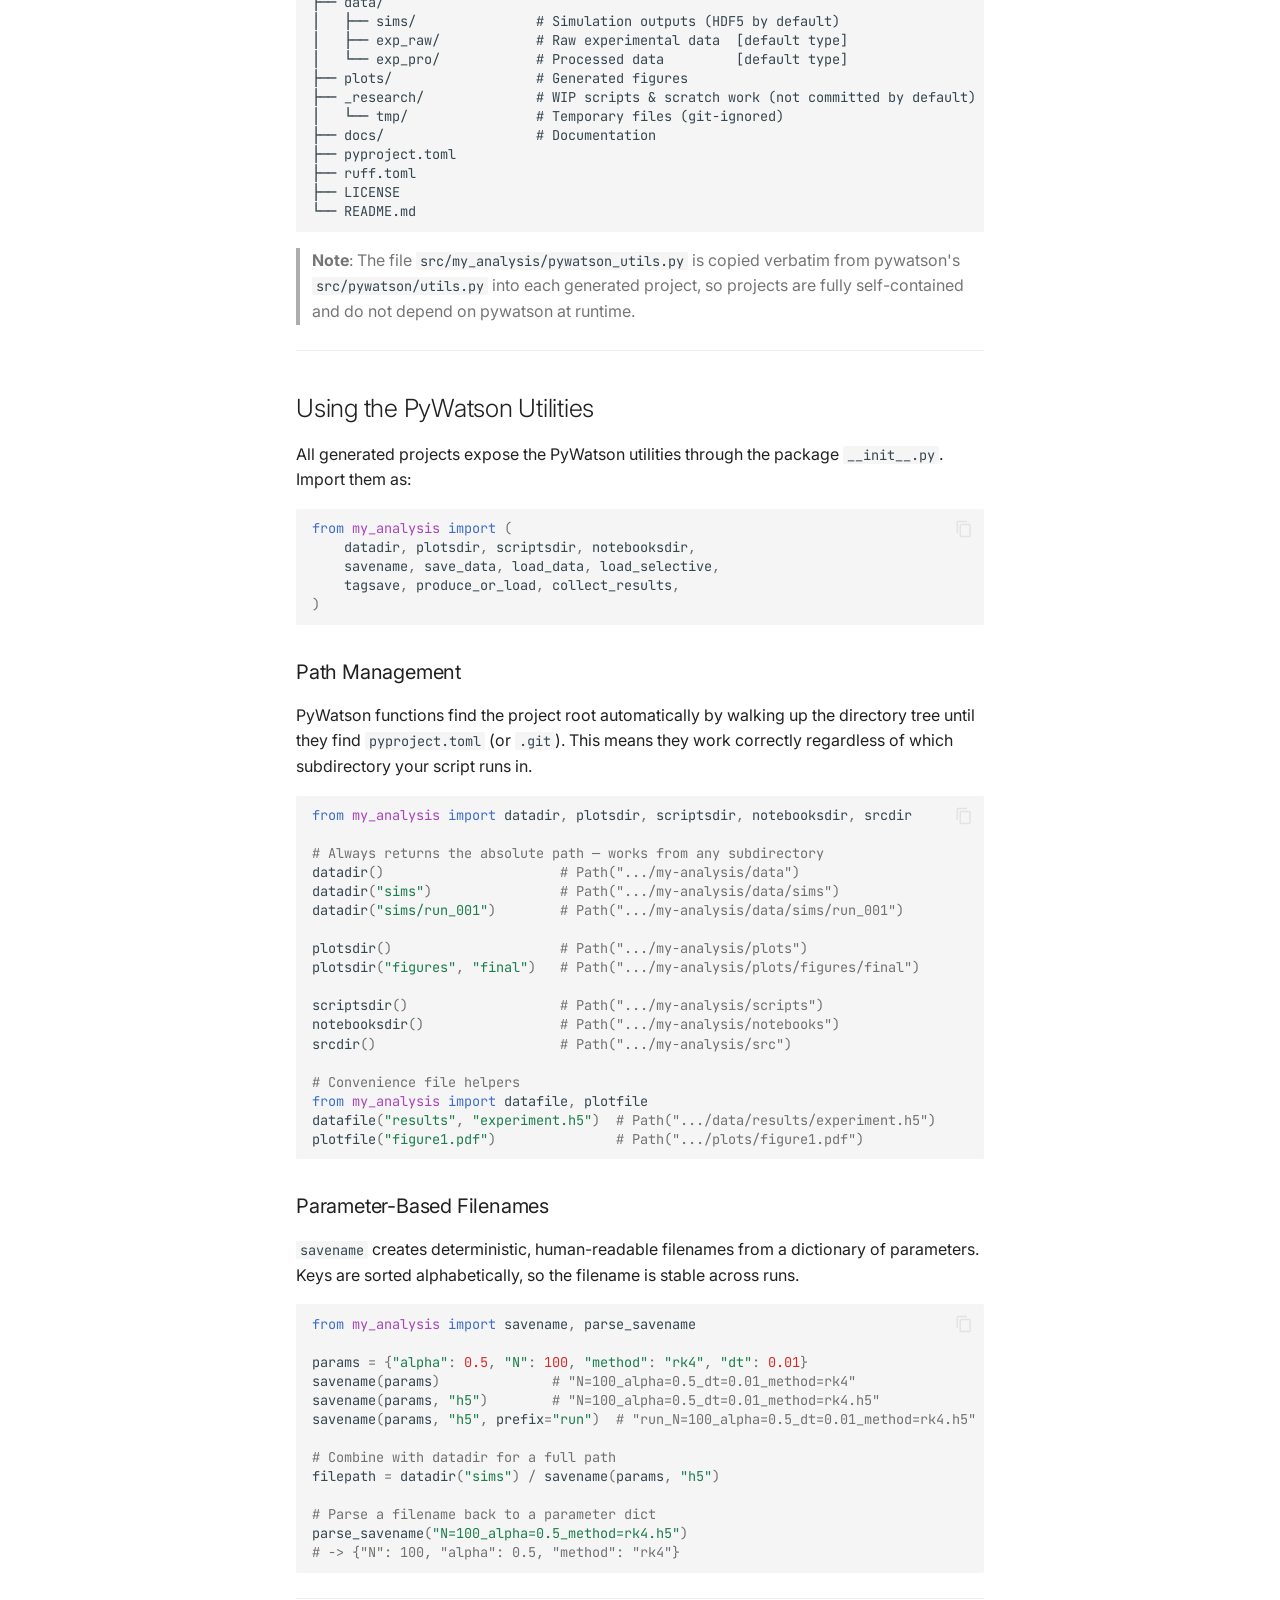
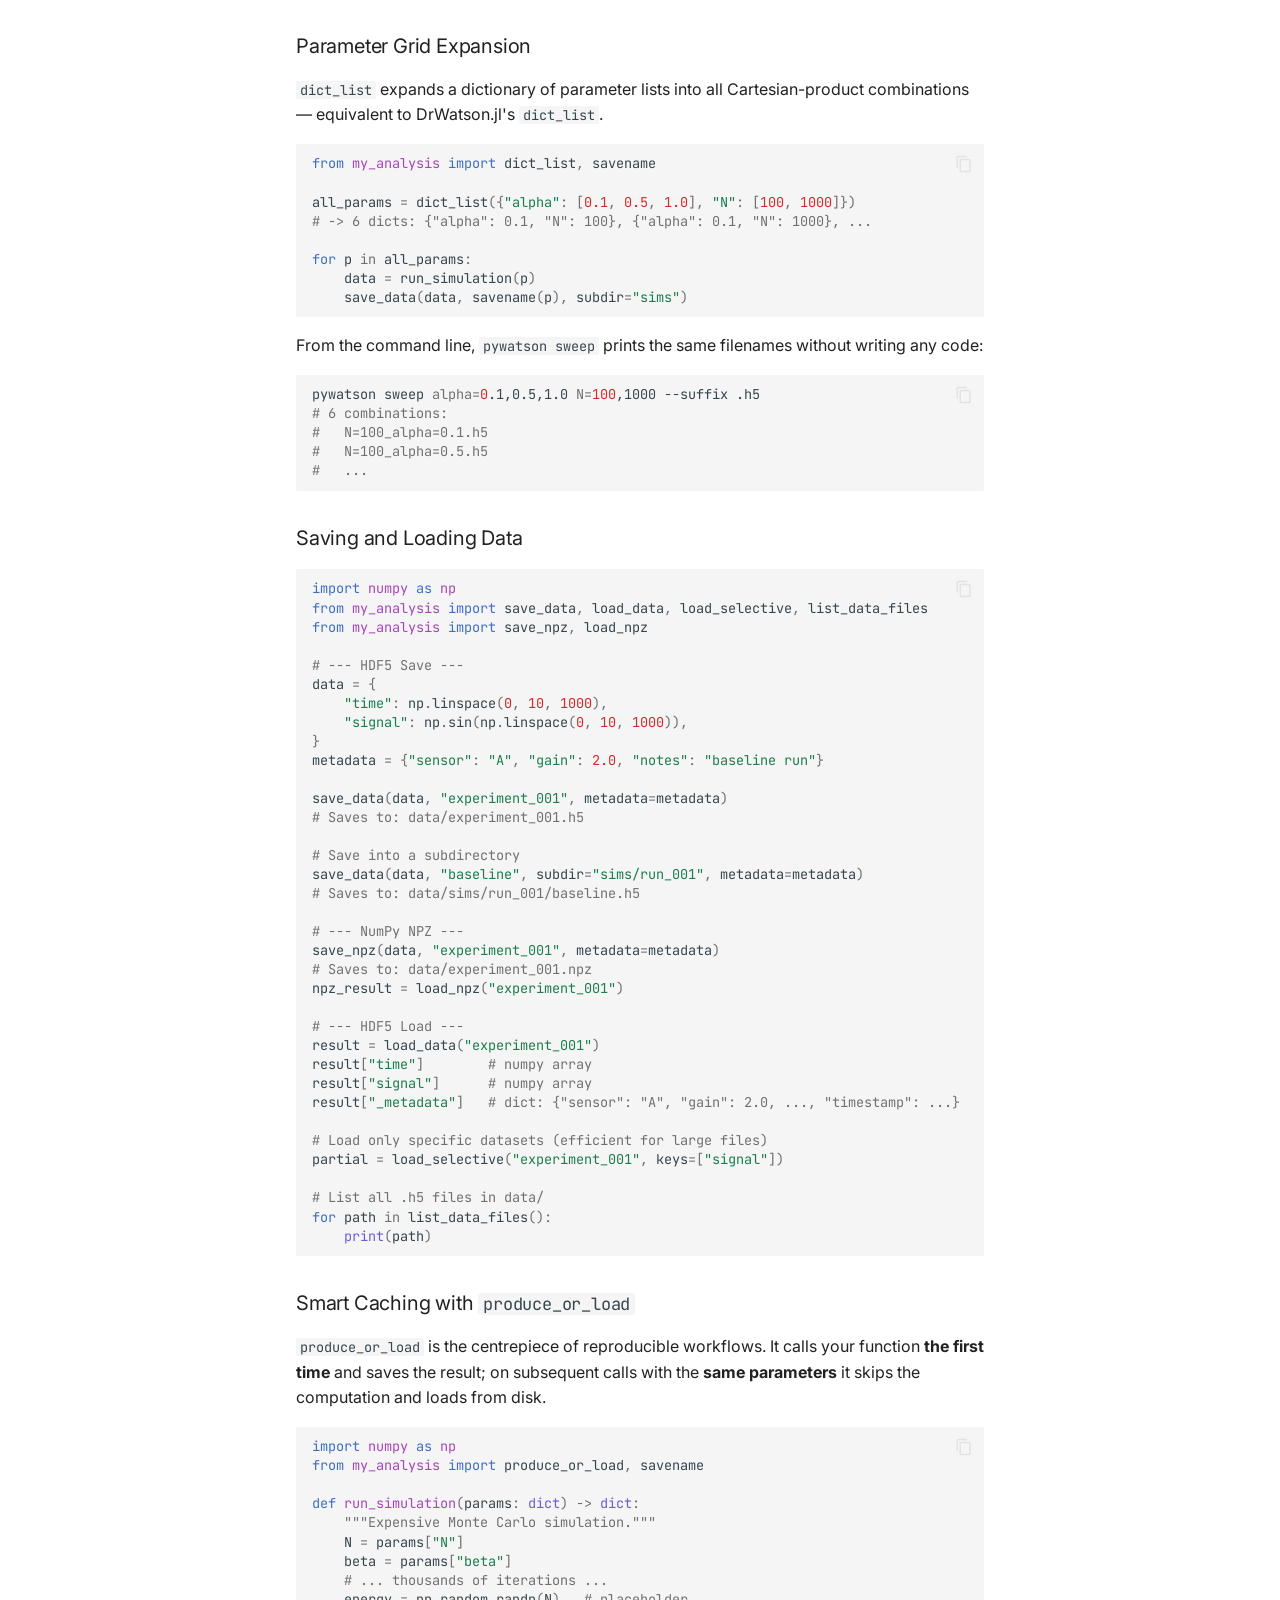
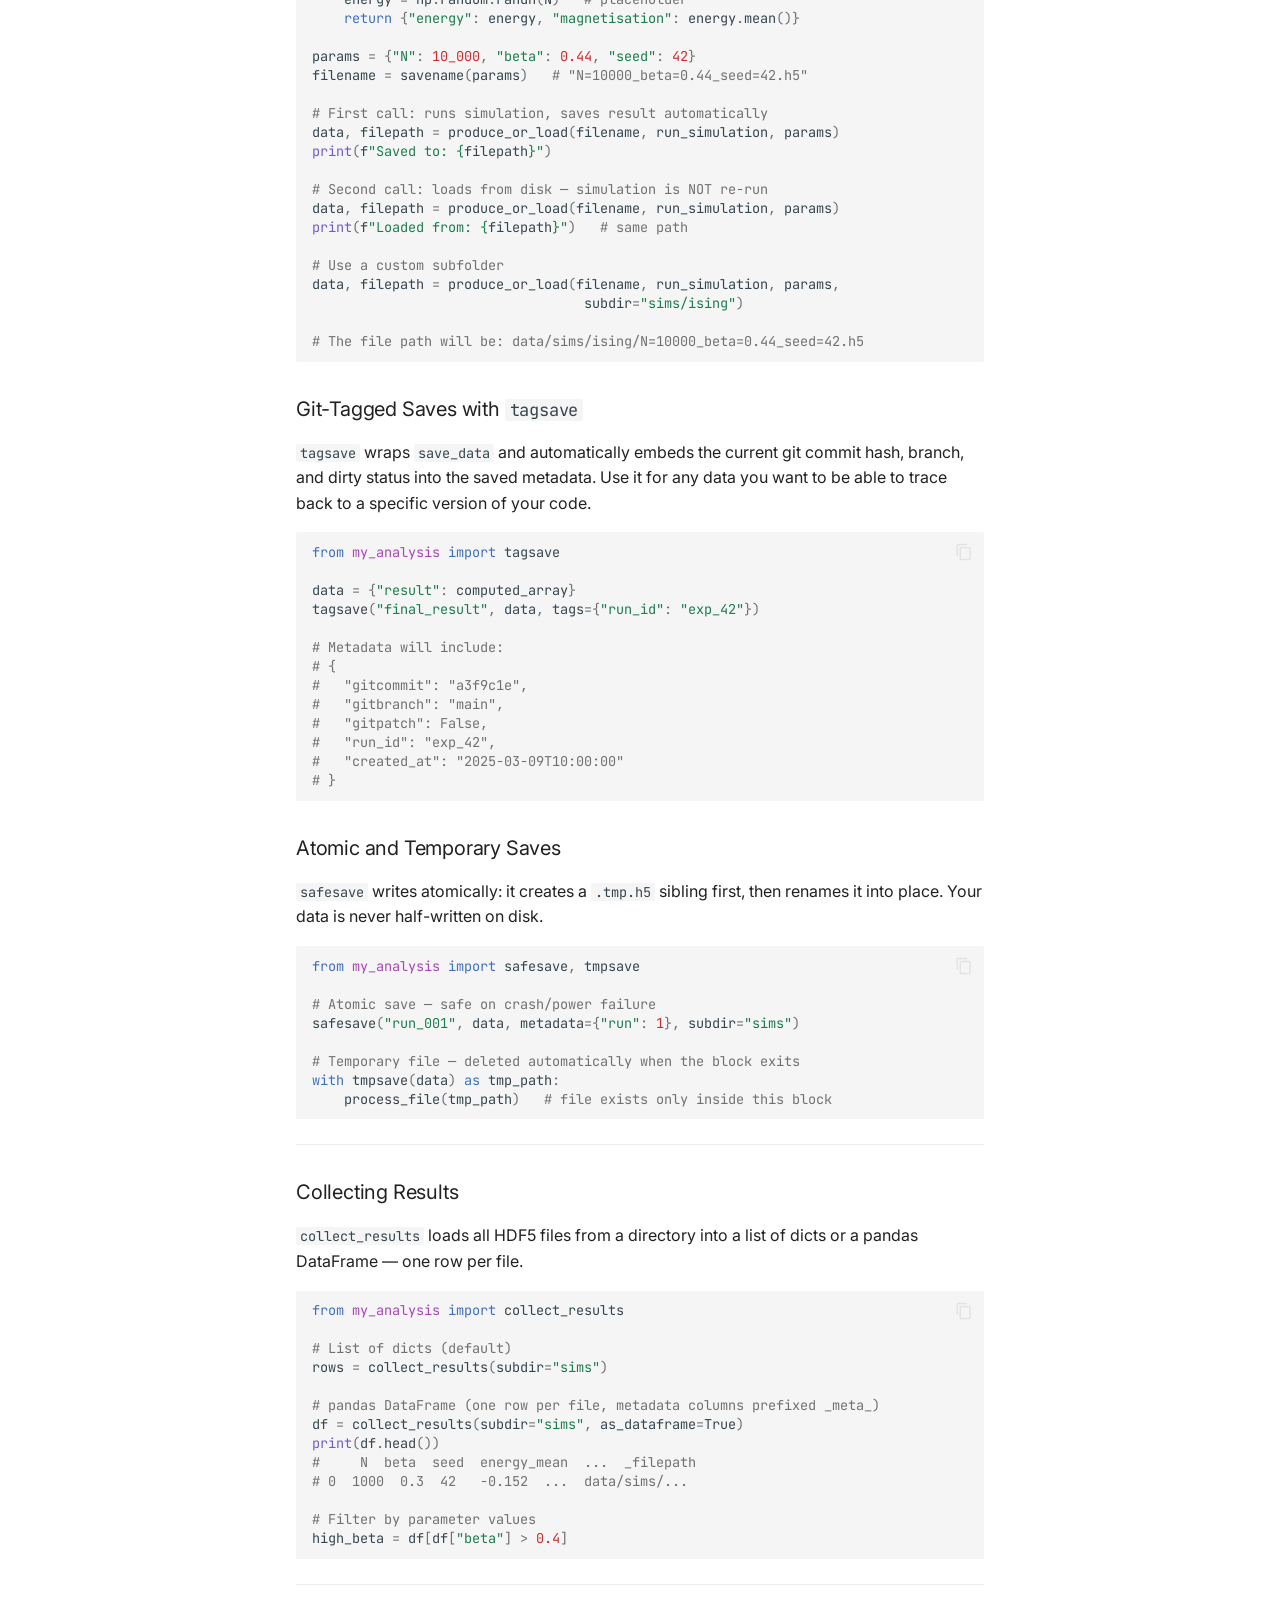
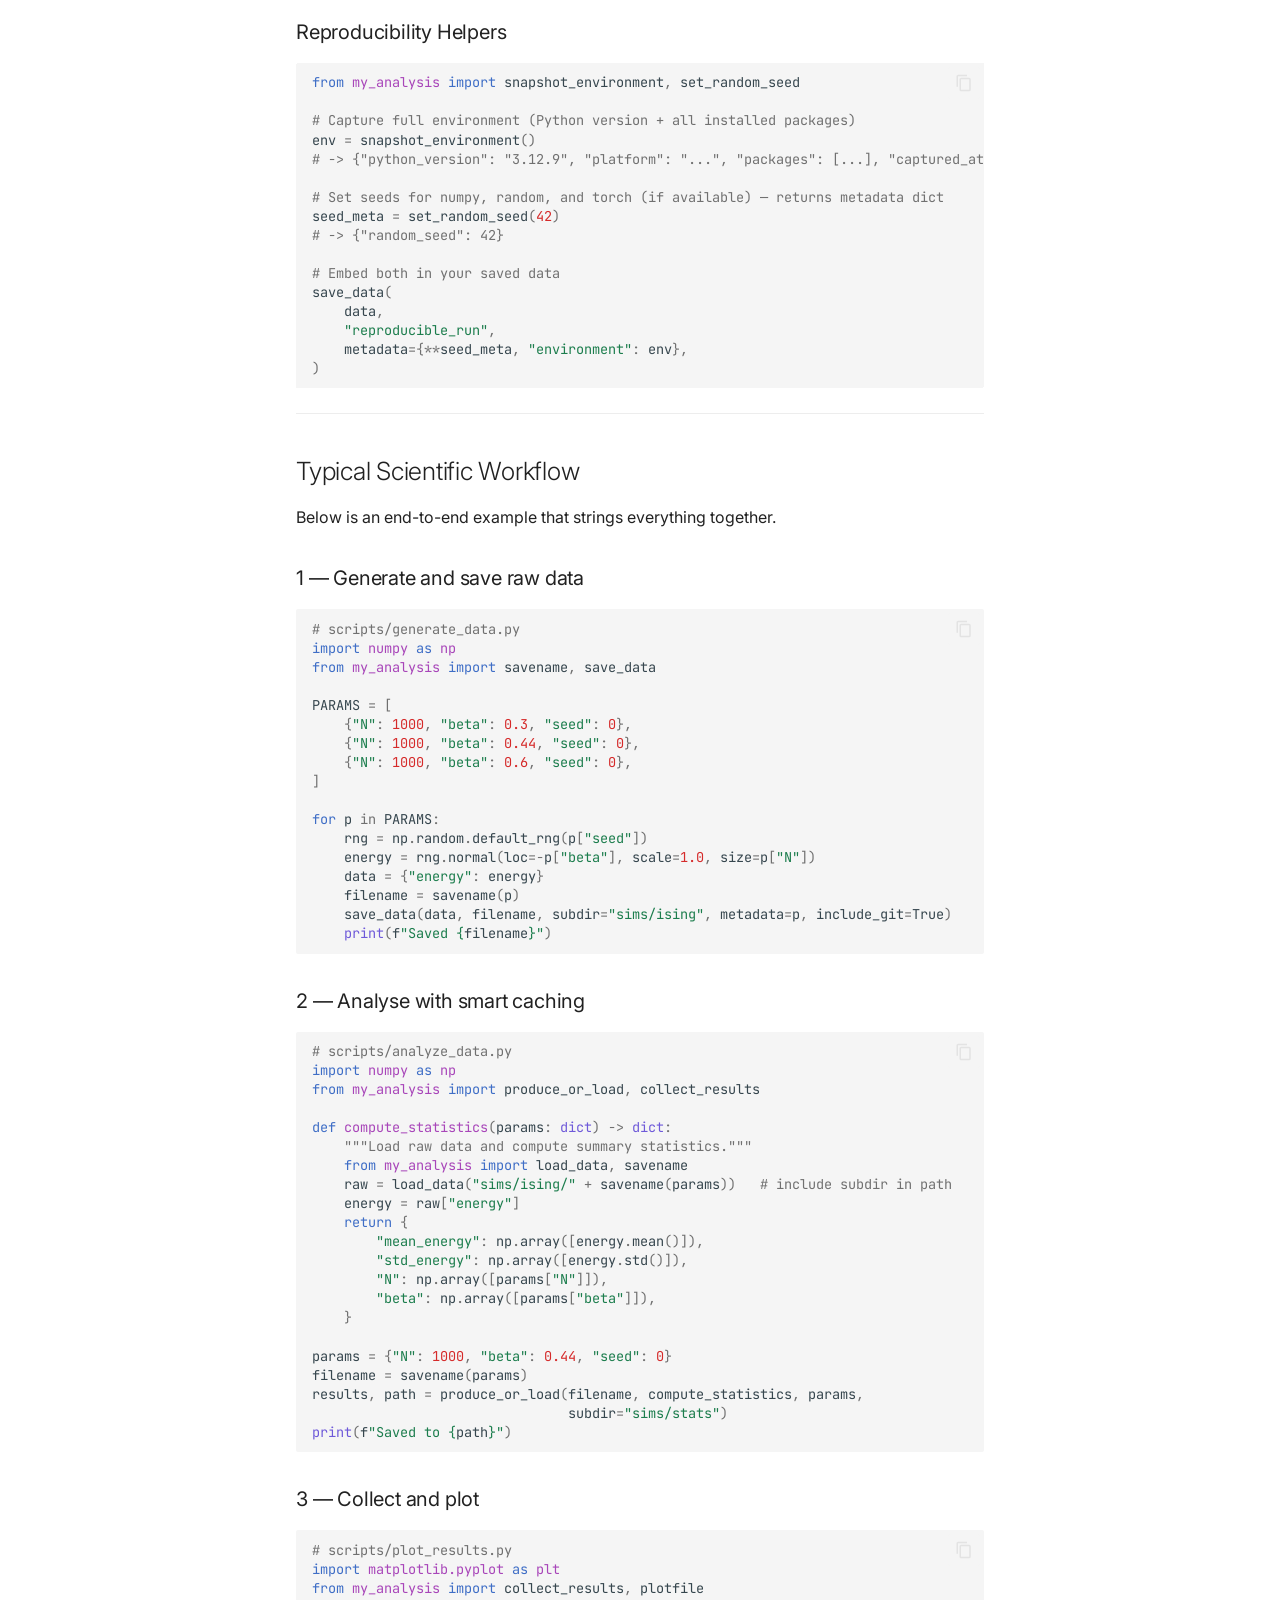
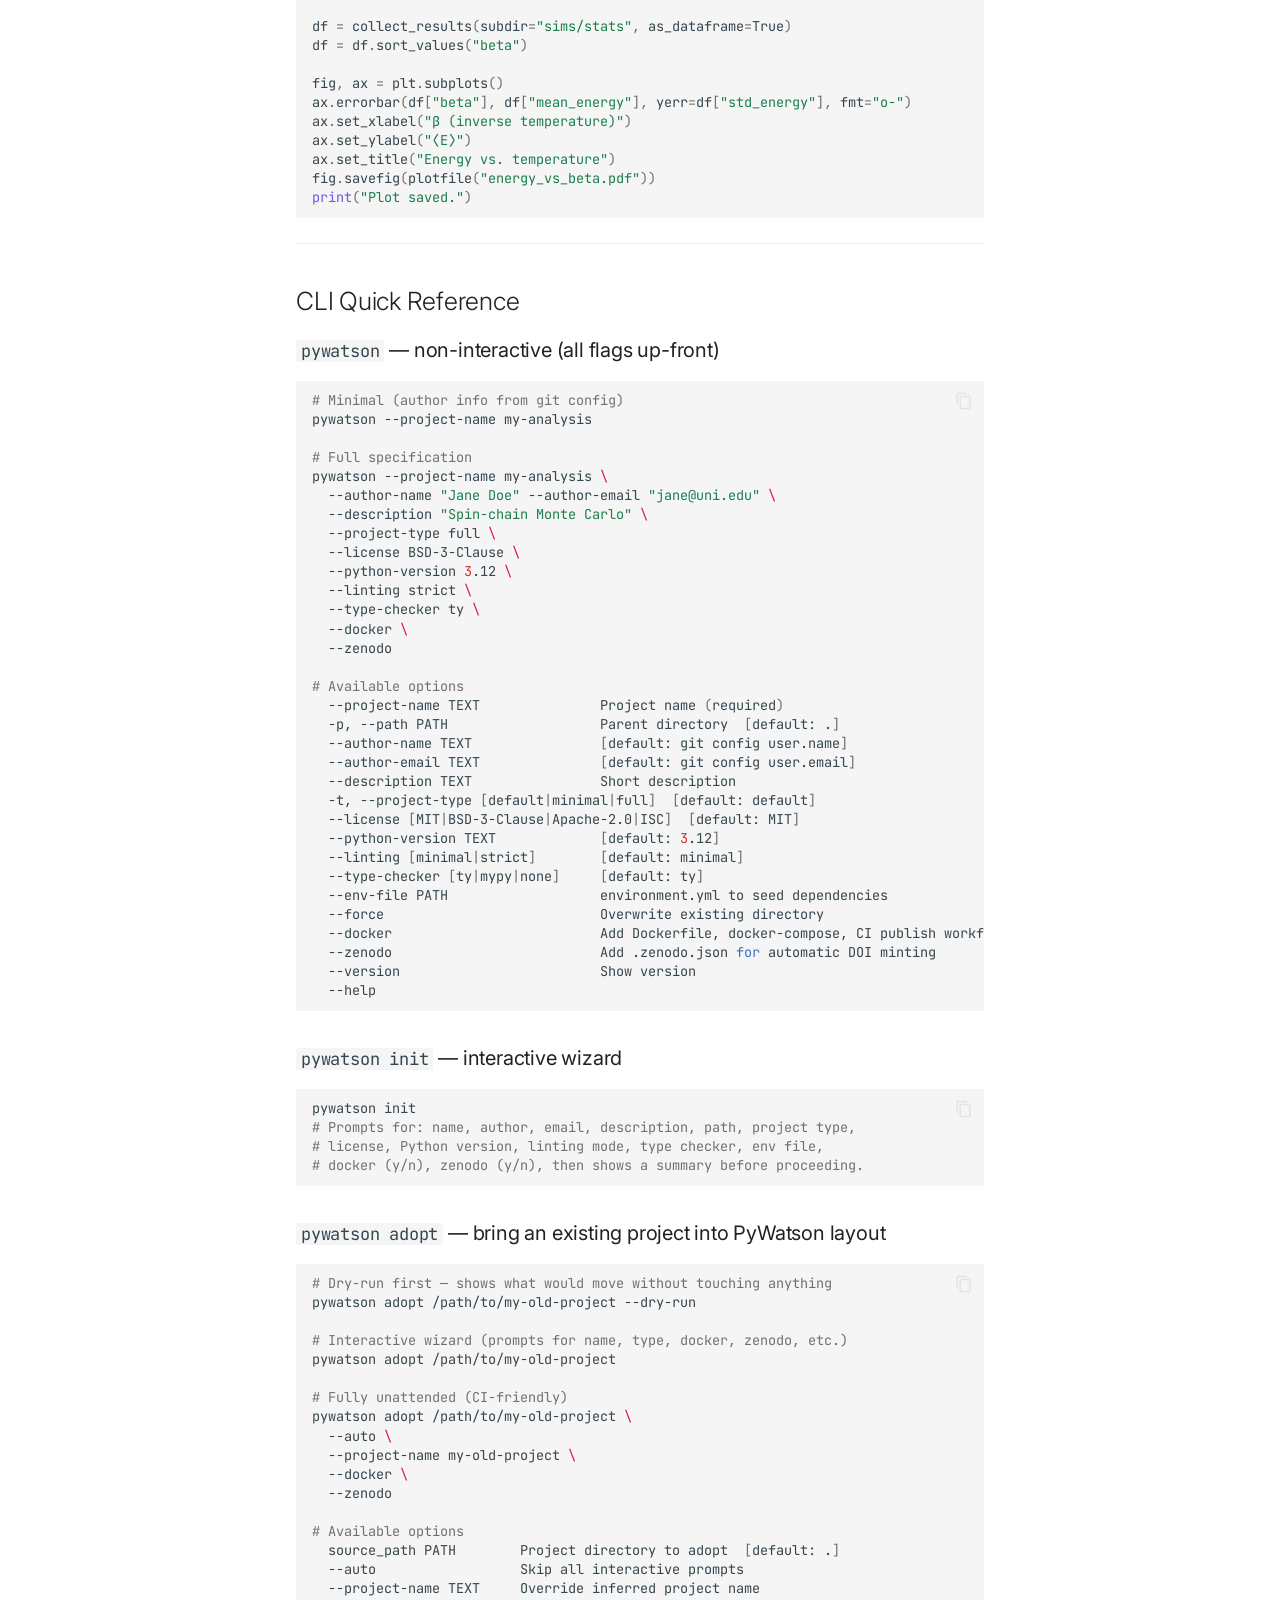
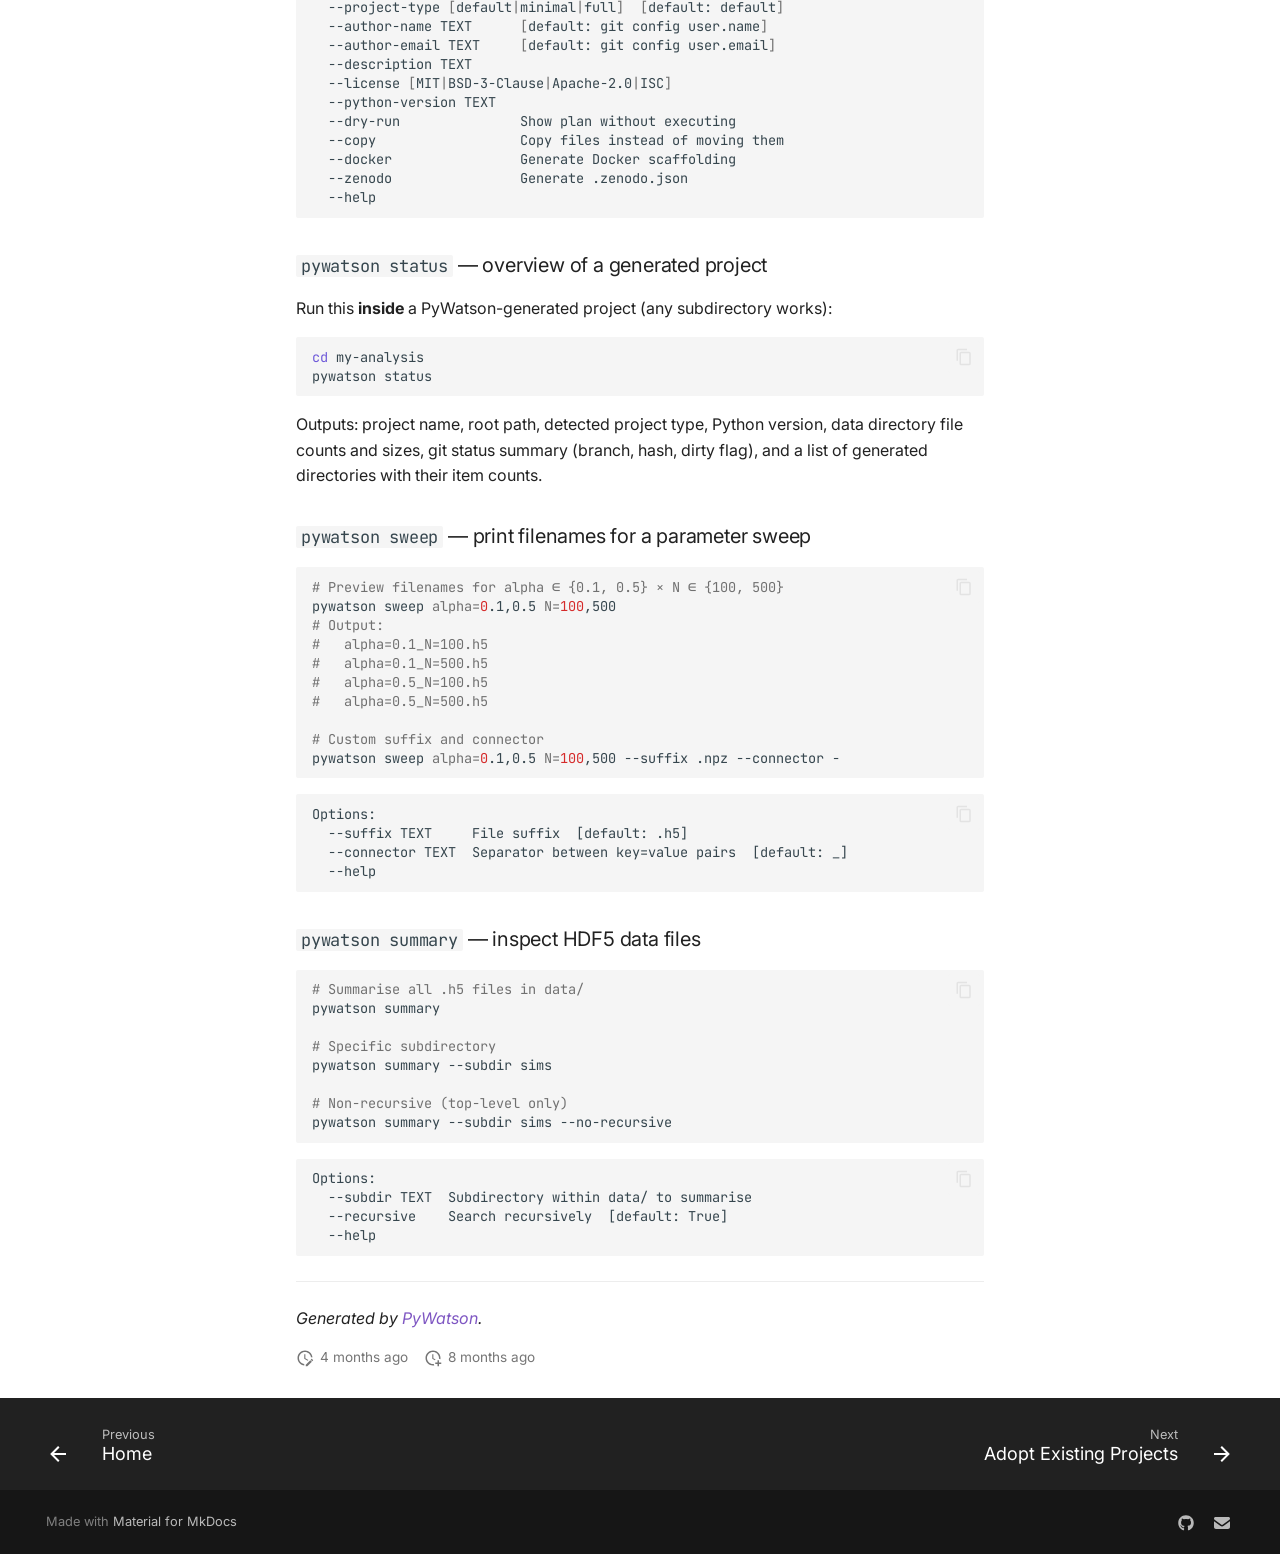
<file: QUICKSTART/index.html>
<!doctype html>
<html lang="en" class="no-js">
  <head>
    
      <meta charset="utf-8">
      <meta name="viewport" content="width=device-width,initial-scale=1">
      
        <meta name="description" content="A Python scientific project management tool — scaffold reproducible research projects with modern Python tooling.">
      
      
        <meta name="author" content="Isaac Tesfaye">
      
      
        <link rel="canonical" href="https://isaac-tes.github.io/pywatson/QUICKSTART/">
      
      
        <link rel="prev" href="..">
      
      
        <link rel="next" href="../ADOPT_GUIDE/">
      
      
        
      
      
      <link rel="icon" href="../assets/logo.svg">
      <meta name="generator" content="mkdocs-1.6.1, mkdocs-material-9.7.7">
    
    
      
        <title>Getting Started - PyWatson</title>
      
    
    
      <link rel="stylesheet" href="../assets/stylesheets/main.ec1eaa64.min.css">
      
        
        <link rel="stylesheet" href="../assets/stylesheets/palette.ab4e12ef.min.css">
      
      


    
    
      
    
    
      
        
        
        <link rel="preconnect" href="https://fonts.gstatic.com" crossorigin>
        <link rel="stylesheet" href="https://fonts.googleapis.com/css?family=Inter:300,300i,400,400i,700,700i%7CJetBrains+Mono:400,400i,700,700i&display=fallback">
        <style>:root{--md-text-font:"Inter";--md-code-font:"JetBrains Mono"}</style>
      
    
    
      <link rel="stylesheet" href="../assets/_mkdocstrings.css">
    
      <link rel="stylesheet" href="../css/timeago.css">
    
      <link rel="stylesheet" href="../stylesheets/extra.css">
    
    <script>__md_scope=new URL("..",location),__md_hash=e=>[...e].reduce(((e,_)=>(e<<5)-e+_.charCodeAt(0)),0),__md_get=(e,_=localStorage,t=__md_scope)=>JSON.parse(_.getItem(t.pathname+"."+e)),__md_set=(e,_,t=localStorage,a=__md_scope)=>{try{t.setItem(a.pathname+"."+e,JSON.stringify(_))}catch(e){}}</script>
    
      

    
    
  </head>
  
  
    
    
      
    
    
    
    
    <body dir="ltr" data-md-color-scheme="default" data-md-color-primary="deep-purple" data-md-color-accent="teal">
  
    
    <input class="md-toggle" data-md-toggle="drawer" type="checkbox" id="__drawer" autocomplete="off">
    <input class="md-toggle" data-md-toggle="search" type="checkbox" id="__search" autocomplete="off">
    <label class="md-overlay" for="__drawer"></label>
    <div data-md-component="skip">
      
        
        <a href="#pywatson-quickstart-guide" class="md-skip">
          Skip to content
        </a>
      
    </div>
    <div data-md-component="announce">
      
    </div>
    
    
      

  

<header class="md-header md-header--shadow" data-md-component="header">
  <nav class="md-header__inner md-grid" aria-label="Header">
    <a href=".." title="PyWatson" class="md-header__button md-logo" aria-label="PyWatson" data-md-component="logo">
      
  <img src="../assets/logo.svg" alt="logo">

    </a>
    <label class="md-header__button md-icon" for="__drawer">
      
      <svg xmlns="http://www.w3.org/2000/svg" viewBox="0 0 24 24"><path d="M3 6h18v2H3zm0 5h18v2H3zm0 5h18v2H3z"/></svg>
    </label>
    <div class="md-header__title" data-md-component="header-title">
      <div class="md-header__ellipsis">
        <div class="md-header__topic">
          <span class="md-ellipsis">
            PyWatson
          </span>
        </div>
        <div class="md-header__topic" data-md-component="header-topic">
          <span class="md-ellipsis">
            
              Getting Started
            
          </span>
        </div>
      </div>
    </div>
    
      
        <form class="md-header__option" data-md-component="palette">
  
    
    
    
    <input class="md-option" data-md-color-media="" data-md-color-scheme="default" data-md-color-primary="deep-purple" data-md-color-accent="teal"  aria-label="Switch to dark mode"  type="radio" name="__palette" id="__palette_0">
    
      <label class="md-header__button md-icon" title="Switch to dark mode" for="__palette_1" hidden>
        <svg xmlns="http://www.w3.org/2000/svg" viewBox="0 0 24 24"><path d="m17.75 4.09-2.53 1.94.91 3.06-2.63-1.81-2.63 1.81.91-3.06-2.53-1.94L12.44 4l1.06-3 1.06 3zm3.5 6.91-1.64 1.25.59 1.98-1.7-1.17-1.7 1.17.59-1.98L15.75 11l2.06-.05L18.5 9l.69 1.95zm-2.28 4.95c.83-.08 1.72 1.1 1.19 1.85-.32.45-.66.87-1.08 1.27C15.17 23 8.84 23 4.94 19.07c-3.91-3.9-3.91-10.24 0-14.14.4-.4.82-.76 1.27-1.08.75-.53 1.93.36 1.85 1.19-.27 2.86.69 5.83 2.89 8.02a9.96 9.96 0 0 0 8.02 2.89m-1.64 2.02a12.08 12.08 0 0 1-7.8-3.47c-2.17-2.19-3.33-5-3.49-7.82-2.81 3.14-2.7 7.96.31 10.98 3.02 3.01 7.84 3.12 10.98.31"/></svg>
      </label>
    
  
    
    
    
    <input class="md-option" data-md-color-media="" data-md-color-scheme="slate" data-md-color-primary="deep-purple" data-md-color-accent="teal"  aria-label="Switch to light mode"  type="radio" name="__palette" id="__palette_1">
    
      <label class="md-header__button md-icon" title="Switch to light mode" for="__palette_0" hidden>
        <svg xmlns="http://www.w3.org/2000/svg" viewBox="0 0 24 24"><path d="M12 7a5 5 0 0 1 5 5 5 5 0 0 1-5 5 5 5 0 0 1-5-5 5 5 0 0 1 5-5m0 2a3 3 0 0 0-3 3 3 3 0 0 0 3 3 3 3 0 0 0 3-3 3 3 0 0 0-3-3m0-7 2.39 3.42C13.65 5.15 12.84 5 12 5s-1.65.15-2.39.42zM3.34 7l4.16-.35A7.2 7.2 0 0 0 5.94 8.5c-.44.74-.69 1.5-.83 2.29zm.02 10 1.76-3.77a7.131 7.131 0 0 0 2.38 4.14zM20.65 7l-1.77 3.79a7.02 7.02 0 0 0-2.38-4.15zm-.01 10-4.14.36c.59-.51 1.12-1.14 1.54-1.86.42-.73.69-1.5.83-2.29zM12 22l-2.41-3.44c.74.27 1.55.44 2.41.44.82 0 1.63-.17 2.37-.44z"/></svg>
      </label>
    
  
</form>
      
    
    
      <script>var palette=__md_get("__palette");if(palette&&palette.color){if("(prefers-color-scheme)"===palette.color.media){var media=matchMedia("(prefers-color-scheme: light)"),input=document.querySelector(media.matches?"[data-md-color-media='(prefers-color-scheme: light)']":"[data-md-color-media='(prefers-color-scheme: dark)']");palette.color.media=input.getAttribute("data-md-color-media"),palette.color.scheme=input.getAttribute("data-md-color-scheme"),palette.color.primary=input.getAttribute("data-md-color-primary"),palette.color.accent=input.getAttribute("data-md-color-accent")}for(var[key,value]of Object.entries(palette.color))document.body.setAttribute("data-md-color-"+key,value)}</script>
    
    
    
      
      
        <label class="md-header__button md-icon" for="__search">
          
          <svg xmlns="http://www.w3.org/2000/svg" viewBox="0 0 24 24"><path d="M9.5 3A6.5 6.5 0 0 1 16 9.5c0 1.61-.59 3.09-1.56 4.23l.27.27h.79l5 5-1.5 1.5-5-5v-.79l-.27-.27A6.52 6.52 0 0 1 9.5 16 6.5 6.5 0 0 1 3 9.5 6.5 6.5 0 0 1 9.5 3m0 2C7 5 5 7 5 9.5S7 14 9.5 14 14 12 14 9.5 12 5 9.5 5"/></svg>
        </label>
        <div class="md-search" data-md-component="search" role="dialog">
  <label class="md-search__overlay" for="__search"></label>
  <div class="md-search__inner" role="search">
    <form class="md-search__form" name="search">
      <input type="text" class="md-search__input" name="query" aria-label="Search" placeholder="Search" autocapitalize="off" autocorrect="off" autocomplete="off" spellcheck="false" data-md-component="search-query" required>
      <label class="md-search__icon md-icon" for="__search">
        
        <svg xmlns="http://www.w3.org/2000/svg" viewBox="0 0 24 24"><path d="M9.5 3A6.5 6.5 0 0 1 16 9.5c0 1.61-.59 3.09-1.56 4.23l.27.27h.79l5 5-1.5 1.5-5-5v-.79l-.27-.27A6.52 6.52 0 0 1 9.5 16 6.5 6.5 0 0 1 3 9.5 6.5 6.5 0 0 1 9.5 3m0 2C7 5 5 7 5 9.5S7 14 9.5 14 14 12 14 9.5 12 5 9.5 5"/></svg>
        
        <svg xmlns="http://www.w3.org/2000/svg" viewBox="0 0 24 24"><path d="M20 11v2H8l5.5 5.5-1.42 1.42L4.16 12l7.92-7.92L13.5 5.5 8 11z"/></svg>
      </label>
      <nav class="md-search__options" aria-label="Search">
        
          <a href="javascript:void(0)" class="md-search__icon md-icon" title="Share" aria-label="Share" data-clipboard data-clipboard-text="" data-md-component="search-share" tabindex="-1">
            
            <svg xmlns="http://www.w3.org/2000/svg" viewBox="0 0 24 24"><path d="M18 16.08c-.76 0-1.44.3-1.96.77L8.91 12.7c.05-.23.09-.46.09-.7s-.04-.47-.09-.7l7.05-4.11c.54.5 1.25.81 2.04.81a3 3 0 0 0 3-3 3 3 0 0 0-3-3 3 3 0 0 0-3 3c0 .24.04.47.09.7L8.04 9.81C7.5 9.31 6.79 9 6 9a3 3 0 0 0-3 3 3 3 0 0 0 3 3c.79 0 1.5-.31 2.04-.81l7.12 4.15c-.05.21-.08.43-.08.66 0 1.61 1.31 2.91 2.92 2.91s2.92-1.3 2.92-2.91A2.92 2.92 0 0 0 18 16.08"/></svg>
          </a>
        
        <button type="reset" class="md-search__icon md-icon" title="Clear" aria-label="Clear" tabindex="-1">
          
          <svg xmlns="http://www.w3.org/2000/svg" viewBox="0 0 24 24"><path d="M19 6.41 17.59 5 12 10.59 6.41 5 5 6.41 10.59 12 5 17.59 6.41 19 12 13.41 17.59 19 19 17.59 13.41 12z"/></svg>
        </button>
      </nav>
      
        <div class="md-search__suggest" data-md-component="search-suggest"></div>
      
    </form>
    <div class="md-search__output">
      <div class="md-search__scrollwrap" tabindex="0" data-md-scrollfix>
        <div class="md-search-result" data-md-component="search-result">
          <div class="md-search-result__meta">
            Initializing search
          </div>
          <ol class="md-search-result__list" role="presentation"></ol>
        </div>
      </div>
    </div>
  </div>
</div>
      
    
    
      <div class="md-header__source">
        <a href="https://github.com/isaac-tes/pywatson" title="Go to repository" class="md-source" data-md-component="source">
  <div class="md-source__icon md-icon">
    
    <svg xmlns="http://www.w3.org/2000/svg" viewBox="0 0 512 512"><!--! Font Awesome Free 7.1.0 by @fontawesome - https://fontawesome.com License - https://fontawesome.com/license/free (Icons: CC BY 4.0, Fonts: SIL OFL 1.1, Code: MIT License) Copyright 2025 Fonticons, Inc.--><path d="M173.9 397.4c0 2-2.3 3.6-5.2 3.6-3.3.3-5.6-1.3-5.6-3.6 0-2 2.3-3.6 5.2-3.6 3-.3 5.6 1.3 5.6 3.6m-31.1-4.5c-.7 2 1.3 4.3 4.3 4.9 2.6 1 5.6 0 6.2-2s-1.3-4.3-4.3-5.2c-2.6-.7-5.5.3-6.2 2.3m44.2-1.7c-2.9.7-4.9 2.6-4.6 4.9.3 2 2.9 3.3 5.9 2.6 2.9-.7 4.9-2.6 4.6-4.6-.3-1.9-3-3.2-5.9-2.9M252.8 8C114.1 8 8 113.3 8 252c0 110.9 69.8 205.8 169.5 239.2 12.8 2.3 17.3-5.6 17.3-12.1 0-6.2-.3-40.4-.3-61.4 0 0-70 15-84.7-29.8 0 0-11.4-29.1-27.8-36.6 0 0-22.9-15.7 1.6-15.4 0 0 24.9 2 38.6 25.8 21.9 38.6 58.6 27.5 72.9 20.9 2.3-16 8.8-27.1 16-33.7-55.9-6.2-112.3-14.3-112.3-110.5 0-27.5 7.6-41.3 23.6-58.9-2.6-6.5-11.1-33.3 2.6-67.9 20.9-6.5 69 27 69 27 20-5.6 41.5-8.5 62.8-8.5s42.8 2.9 62.8 8.5c0 0 48.1-33.6 69-27 13.7 34.7 5.2 61.4 2.6 67.9 16 17.7 25.8 31.5 25.8 58.9 0 96.5-58.9 104.2-114.8 110.5 9.2 7.9 17 22.9 17 46.4 0 33.7-.3 75.4-.3 83.6 0 6.5 4.6 14.4 17.3 12.1C436.2 457.8 504 362.9 504 252 504 113.3 391.5 8 252.8 8M105.2 352.9c-1.3 1-1 3.3.7 5.2 1.6 1.6 3.9 2.3 5.2 1 1.3-1 1-3.3-.7-5.2-1.6-1.6-3.9-2.3-5.2-1m-10.8-8.1c-.7 1.3.3 2.9 2.3 3.9 1.6 1 3.6.7 4.3-.7.7-1.3-.3-2.9-2.3-3.9-2-.6-3.6-.3-4.3.7m32.4 35.6c-1.6 1.3-1 4.3 1.3 6.2 2.3 2.3 5.2 2.6 6.5 1 1.3-1.3.7-4.3-1.3-6.2-2.2-2.3-5.2-2.6-6.5-1m-11.4-14.7c-1.6 1-1.6 3.6 0 5.9s4.3 3.3 5.6 2.3c1.6-1.3 1.6-3.9 0-6.2-1.4-2.3-4-3.3-5.6-2"/></svg>
  </div>
  <div class="md-source__repository">
    isaac-tes/pywatson
  </div>
</a>
      </div>
    
  </nav>
  
</header>
    
    <div class="md-container" data-md-component="container">
      
      
        
          
        
      
      <main class="md-main" data-md-component="main">
        <div class="md-main__inner md-grid">
          
            
              
              <div class="md-sidebar md-sidebar--primary" data-md-component="sidebar" data-md-type="navigation" >
                <div class="md-sidebar__scrollwrap">
                  <div class="md-sidebar__inner">
                    



<nav class="md-nav md-nav--primary" aria-label="Navigation" data-md-level="0">
  <label class="md-nav__title" for="__drawer">
    <a href=".." title="PyWatson" class="md-nav__button md-logo" aria-label="PyWatson" data-md-component="logo">
      
  <img src="../assets/logo.svg" alt="logo">

    </a>
    PyWatson
  </label>
  
    <div class="md-nav__source">
      <a href="https://github.com/isaac-tes/pywatson" title="Go to repository" class="md-source" data-md-component="source">
  <div class="md-source__icon md-icon">
    
    <svg xmlns="http://www.w3.org/2000/svg" viewBox="0 0 512 512"><!--! Font Awesome Free 7.1.0 by @fontawesome - https://fontawesome.com License - https://fontawesome.com/license/free (Icons: CC BY 4.0, Fonts: SIL OFL 1.1, Code: MIT License) Copyright 2025 Fonticons, Inc.--><path d="M173.9 397.4c0 2-2.3 3.6-5.2 3.6-3.3.3-5.6-1.3-5.6-3.6 0-2 2.3-3.6 5.2-3.6 3-.3 5.6 1.3 5.6 3.6m-31.1-4.5c-.7 2 1.3 4.3 4.3 4.9 2.6 1 5.6 0 6.2-2s-1.3-4.3-4.3-5.2c-2.6-.7-5.5.3-6.2 2.3m44.2-1.7c-2.9.7-4.9 2.6-4.6 4.9.3 2 2.9 3.3 5.9 2.6 2.9-.7 4.9-2.6 4.6-4.6-.3-1.9-3-3.2-5.9-2.9M252.8 8C114.1 8 8 113.3 8 252c0 110.9 69.8 205.8 169.5 239.2 12.8 2.3 17.3-5.6 17.3-12.1 0-6.2-.3-40.4-.3-61.4 0 0-70 15-84.7-29.8 0 0-11.4-29.1-27.8-36.6 0 0-22.9-15.7 1.6-15.4 0 0 24.9 2 38.6 25.8 21.9 38.6 58.6 27.5 72.9 20.9 2.3-16 8.8-27.1 16-33.7-55.9-6.2-112.3-14.3-112.3-110.5 0-27.5 7.6-41.3 23.6-58.9-2.6-6.5-11.1-33.3 2.6-67.9 20.9-6.5 69 27 69 27 20-5.6 41.5-8.5 62.8-8.5s42.8 2.9 62.8 8.5c0 0 48.1-33.6 69-27 13.7 34.7 5.2 61.4 2.6 67.9 16 17.7 25.8 31.5 25.8 58.9 0 96.5-58.9 104.2-114.8 110.5 9.2 7.9 17 22.9 17 46.4 0 33.7-.3 75.4-.3 83.6 0 6.5 4.6 14.4 17.3 12.1C436.2 457.8 504 362.9 504 252 504 113.3 391.5 8 252.8 8M105.2 352.9c-1.3 1-1 3.3.7 5.2 1.6 1.6 3.9 2.3 5.2 1 1.3-1 1-3.3-.7-5.2-1.6-1.6-3.9-2.3-5.2-1m-10.8-8.1c-.7 1.3.3 2.9 2.3 3.9 1.6 1 3.6.7 4.3-.7.7-1.3-.3-2.9-2.3-3.9-2-.6-3.6-.3-4.3.7m32.4 35.6c-1.6 1.3-1 4.3 1.3 6.2 2.3 2.3 5.2 2.6 6.5 1 1.3-1.3.7-4.3-1.3-6.2-2.2-2.3-5.2-2.6-6.5-1m-11.4-14.7c-1.6 1-1.6 3.6 0 5.9s4.3 3.3 5.6 2.3c1.6-1.3 1.6-3.9 0-6.2-1.4-2.3-4-3.3-5.6-2"/></svg>
  </div>
  <div class="md-source__repository">
    isaac-tes/pywatson
  </div>
</a>
    </div>
  
  <ul class="md-nav__list" data-md-scrollfix>
    
      
      
  
  
  
  
    <li class="md-nav__item">
      <a href=".." class="md-nav__link">
        
  
  
  <span class="md-ellipsis">
    
  
    Home
  

    
  </span>
  
  

      </a>
    </li>
  

    
      
      
  
  
    
  
  
  
    <li class="md-nav__item md-nav__item--active">
      
      <input class="md-nav__toggle md-toggle" type="checkbox" id="__toc">
      
      
        
      
      
        <label class="md-nav__link md-nav__link--active" for="__toc">
          
  
  
  <span class="md-ellipsis">
    
  
    Getting Started
  

    
  </span>
  
  

          <span class="md-nav__icon md-icon"></span>
        </label>
      
      <a href="./" class="md-nav__link md-nav__link--active">
        
  
  
  <span class="md-ellipsis">
    
  
    Getting Started
  

    
  </span>
  
  

      </a>
      
        

<nav class="md-nav md-nav--secondary" aria-label="Table of contents">
  
  
  
    
  
  
    <label class="md-nav__title" for="__toc">
      <span class="md-nav__icon md-icon"></span>
      Table of contents
    </label>
    <ul class="md-nav__list" data-md-component="toc" data-md-scrollfix>
      
        <li class="md-nav__item">
  <a href="#table-of-contents" class="md-nav__link">
    <span class="md-ellipsis">
      
        Table of Contents
      
    </span>
  </a>
  
</li>
      
        <li class="md-nav__item">
  <a href="#installation" class="md-nav__link">
    <span class="md-ellipsis">
      
        Installation
      
    </span>
  </a>
  
    <nav class="md-nav" aria-label="Installation">
      <ul class="md-nav__list">
        
          <li class="md-nav__item">
  <a href="#option-a-install-as-a-global-tool-no-clone-required-recommended" class="md-nav__link">
    <span class="md-ellipsis">
      
        Option A — Install as a global tool (no clone required, recommended)
      
    </span>
  </a>
  
</li>
        
          <li class="md-nav__item">
  <a href="#option-b-install-from-pypi-once-published" class="md-nav__link">
    <span class="md-ellipsis">
      
        Option B — Install from PyPI (once published)
      
    </span>
  </a>
  
</li>
        
          <li class="md-nav__item">
  <a href="#option-c-developer-contributor-clone" class="md-nav__link">
    <span class="md-ellipsis">
      
        Option C — Developer / contributor clone
      
    </span>
  </a>
  
</li>
        
      </ul>
    </nav>
  
</li>
      
        <li class="md-nav__item">
  <a href="#creating-your-first-project" class="md-nav__link">
    <span class="md-ellipsis">
      
        Creating Your First Project
      
    </span>
  </a>
  
</li>
      
        <li class="md-nav__item">
  <a href="#project-types" class="md-nav__link">
    <span class="md-ellipsis">
      
        Project Types
      
    </span>
  </a>
  
</li>
      
        <li class="md-nav__item">
  <a href="#generated-project-structure" class="md-nav__link">
    <span class="md-ellipsis">
      
        Generated Project Structure
      
    </span>
  </a>
  
</li>
      
        <li class="md-nav__item">
  <a href="#using-the-pywatson-utilities" class="md-nav__link">
    <span class="md-ellipsis">
      
        Using the PyWatson Utilities
      
    </span>
  </a>
  
    <nav class="md-nav" aria-label="Using the PyWatson Utilities">
      <ul class="md-nav__list">
        
          <li class="md-nav__item">
  <a href="#path-management" class="md-nav__link">
    <span class="md-ellipsis">
      
        Path Management
      
    </span>
  </a>
  
</li>
        
          <li class="md-nav__item">
  <a href="#parameter-based-filenames" class="md-nav__link">
    <span class="md-ellipsis">
      
        Parameter-Based Filenames
      
    </span>
  </a>
  
</li>
        
          <li class="md-nav__item">
  <a href="#parameter-grid-expansion" class="md-nav__link">
    <span class="md-ellipsis">
      
        Parameter Grid Expansion
      
    </span>
  </a>
  
</li>
        
          <li class="md-nav__item">
  <a href="#saving-and-loading-data" class="md-nav__link">
    <span class="md-ellipsis">
      
        Saving and Loading Data
      
    </span>
  </a>
  
</li>
        
          <li class="md-nav__item">
  <a href="#smart-caching-with-produce_or_load" class="md-nav__link">
    <span class="md-ellipsis">
      
        Smart Caching with produce_or_load
      
    </span>
  </a>
  
</li>
        
          <li class="md-nav__item">
  <a href="#git-tagged-saves-with-tagsave" class="md-nav__link">
    <span class="md-ellipsis">
      
        Git-Tagged Saves with tagsave
      
    </span>
  </a>
  
</li>
        
          <li class="md-nav__item">
  <a href="#atomic-and-temporary-saves" class="md-nav__link">
    <span class="md-ellipsis">
      
        Atomic and Temporary Saves
      
    </span>
  </a>
  
</li>
        
          <li class="md-nav__item">
  <a href="#collecting-results" class="md-nav__link">
    <span class="md-ellipsis">
      
        Collecting Results
      
    </span>
  </a>
  
</li>
        
          <li class="md-nav__item">
  <a href="#reproducibility-helpers" class="md-nav__link">
    <span class="md-ellipsis">
      
        Reproducibility Helpers
      
    </span>
  </a>
  
</li>
        
      </ul>
    </nav>
  
</li>
      
        <li class="md-nav__item">
  <a href="#typical-scientific-workflow" class="md-nav__link">
    <span class="md-ellipsis">
      
        Typical Scientific Workflow
      
    </span>
  </a>
  
    <nav class="md-nav" aria-label="Typical Scientific Workflow">
      <ul class="md-nav__list">
        
          <li class="md-nav__item">
  <a href="#1-generate-and-save-raw-data" class="md-nav__link">
    <span class="md-ellipsis">
      
        1 — Generate and save raw data
      
    </span>
  </a>
  
</li>
        
          <li class="md-nav__item">
  <a href="#2-analyse-with-smart-caching" class="md-nav__link">
    <span class="md-ellipsis">
      
        2 — Analyse with smart caching
      
    </span>
  </a>
  
</li>
        
          <li class="md-nav__item">
  <a href="#3-collect-and-plot" class="md-nav__link">
    <span class="md-ellipsis">
      
        3 — Collect and plot
      
    </span>
  </a>
  
</li>
        
      </ul>
    </nav>
  
</li>
      
        <li class="md-nav__item">
  <a href="#cli-quick-reference" class="md-nav__link">
    <span class="md-ellipsis">
      
        CLI Quick Reference
      
    </span>
  </a>
  
    <nav class="md-nav" aria-label="CLI Quick Reference">
      <ul class="md-nav__list">
        
          <li class="md-nav__item">
  <a href="#pywatson-non-interactive-all-flags-up-front" class="md-nav__link">
    <span class="md-ellipsis">
      
        pywatson — non-interactive (all flags up-front)
      
    </span>
  </a>
  
</li>
        
          <li class="md-nav__item">
  <a href="#pywatson-init-interactive-wizard" class="md-nav__link">
    <span class="md-ellipsis">
      
        pywatson init — interactive wizard
      
    </span>
  </a>
  
</li>
        
          <li class="md-nav__item">
  <a href="#pywatson-adopt-bring-an-existing-project-into-pywatson-layout" class="md-nav__link">
    <span class="md-ellipsis">
      
        pywatson adopt — bring an existing project into PyWatson layout
      
    </span>
  </a>
  
</li>
        
          <li class="md-nav__item">
  <a href="#pywatson-status-overview-of-a-generated-project" class="md-nav__link">
    <span class="md-ellipsis">
      
        pywatson status — overview of a generated project
      
    </span>
  </a>
  
</li>
        
          <li class="md-nav__item">
  <a href="#pywatson-sweep-print-filenames-for-a-parameter-sweep" class="md-nav__link">
    <span class="md-ellipsis">
      
        pywatson sweep — print filenames for a parameter sweep
      
    </span>
  </a>
  
</li>
        
          <li class="md-nav__item">
  <a href="#pywatson-summary-inspect-hdf5-data-files" class="md-nav__link">
    <span class="md-ellipsis">
      
        pywatson summary — inspect HDF5 data files
      
    </span>
  </a>
  
</li>
        
      </ul>
    </nav>
  
</li>
      
    </ul>
  
</nav>
      
    </li>
  

    
      
      
  
  
  
  
    
    
      
        
      
        
      
        
      
    
    
    
      
        
        
      
    
    
    <li class="md-nav__item md-nav__item--section md-nav__item--nested">
      
        
        
        <input class="md-nav__toggle md-toggle " type="checkbox" id="__nav_3" >
        
          
          <label class="md-nav__link" for="__nav_3" id="__nav_3_label" tabindex="">
            
  
  
  <span class="md-ellipsis">
    
  
    User Guide
  

    
  </span>
  
  

            <span class="md-nav__icon md-icon"></span>
          </label>
        
        <nav class="md-nav" data-md-level="1" aria-labelledby="__nav_3_label" aria-expanded="false">
          <label class="md-nav__title" for="__nav_3">
            <span class="md-nav__icon md-icon"></span>
            
  
    User Guide
  

          </label>
          <ul class="md-nav__list" data-md-scrollfix>
            
              
                
  
  
  
  
    <li class="md-nav__item">
      <a href="../ADOPT_GUIDE/" class="md-nav__link">
        
  
  
  <span class="md-ellipsis">
    
  
    Adopt Existing Projects
  

    
  </span>
  
  

      </a>
    </li>
  

              
            
              
                
  
  
  
  
    <li class="md-nav__item">
      <a href="../CLI/" class="md-nav__link">
        
  
  
  <span class="md-ellipsis">
    
  
    CLI Reference
  

    
  </span>
  
  

      </a>
    </li>
  

              
            
              
                
  
  
  
  
    <li class="md-nav__item">
      <a href="../UTILITIES/" class="md-nav__link">
        
  
  
  <span class="md-ellipsis">
    
  
    Utilities Reference
  

    
  </span>
  
  

      </a>
    </li>
  

              
            
          </ul>
        </nav>
      
    </li>
  

    
      
      
  
  
  
  
    
    
      
        
      
        
      
        
      
        
      
    
    
    
      
        
        
      
    
    
    <li class="md-nav__item md-nav__item--section md-nav__item--nested">
      
        
        
        <input class="md-nav__toggle md-toggle " type="checkbox" id="__nav_4" >
        
          
          <label class="md-nav__link" for="__nav_4" id="__nav_4_label" tabindex="">
            
  
  
  <span class="md-ellipsis">
    
  
    Resources
  

    
  </span>
  
  

            <span class="md-nav__icon md-icon"></span>
          </label>
        
        <nav class="md-nav" data-md-level="1" aria-labelledby="__nav_4_label" aria-expanded="false">
          <label class="md-nav__title" for="__nav_4">
            <span class="md-nav__icon md-icon"></span>
            
  
    Resources
  

          </label>
          <ul class="md-nav__list" data-md-scrollfix>
            
              
                
  
  
  
  
    <li class="md-nav__item">
      <a href="../JUST_GUIDE/" class="md-nav__link">
        
  
  
  <span class="md-ellipsis">
    
  
    Just Guide
  

    
  </span>
  
  

      </a>
    </li>
  

              
            
              
                
  
  
  
  
    <li class="md-nav__item">
      <a href="../DOCKER_GUIDE/" class="md-nav__link">
        
  
  
  <span class="md-ellipsis">
    
  
    Docker Guide
  

    
  </span>
  
  

      </a>
    </li>
  

              
            
              
                
  
  
  
  
    <li class="md-nav__item">
      <a href="../ZENODO/" class="md-nav__link">
        
  
  
  <span class="md-ellipsis">
    
  
    Zenodo Guide
  

    
  </span>
  
  

      </a>
    </li>
  

              
            
              
                
  
  
  
  
    <li class="md-nav__item">
      <a href="../citation/" class="md-nav__link">
        
  
  
  <span class="md-ellipsis">
    
  
    Citation
  

    
  </span>
  
  

      </a>
    </li>
  

              
            
          </ul>
        </nav>
      
    </li>
  

    
      
      
  
  
  
  
    
    
      
        
          
        
      
        
      
        
      
    
    
    
      
        
        
      
    
    
    <li class="md-nav__item md-nav__item--section md-nav__item--nested">
      
        
        
        <input class="md-nav__toggle md-toggle " type="checkbox" id="__nav_5" >
        
          
          <div class="md-nav__link md-nav__container">
            <a href="../api/" class="md-nav__link ">
              
  
  
  <span class="md-ellipsis">
    
  
    API Reference
  

    
  </span>
  
  

            </a>
            
              
              <label class="md-nav__link " for="__nav_5" id="__nav_5_label" tabindex="">
                <span class="md-nav__icon md-icon"></span>
              </label>
            
          </div>
        
        <nav class="md-nav" data-md-level="1" aria-labelledby="__nav_5_label" aria-expanded="false">
          <label class="md-nav__title" for="__nav_5">
            <span class="md-nav__icon md-icon"></span>
            
  
    API Reference
  

          </label>
          <ul class="md-nav__list" data-md-scrollfix>
            
              
            
              
                
  
  
  
  
    <li class="md-nav__item">
      <a href="../api/core/" class="md-nav__link">
        
  
  
  <span class="md-ellipsis">
    
  
    Core (Scaffolder & CLI)
  

    
  </span>
  
  

      </a>
    </li>
  

              
            
              
                
  
  
  
  
    <li class="md-nav__item">
      <a href="../api/utils/" class="md-nav__link">
        
  
  
  <span class="md-ellipsis">
    
  
    Utilities
  

    
  </span>
  
  

      </a>
    </li>
  

              
            
          </ul>
        </nav>
      
    </li>
  

    
  </ul>
</nav>
                  </div>
                </div>
              </div>
            
            
              
              <div class="md-sidebar md-sidebar--secondary" data-md-component="sidebar" data-md-type="toc" >
                <div class="md-sidebar__scrollwrap">
                  <div class="md-sidebar__inner">
                    

<nav class="md-nav md-nav--secondary" aria-label="Table of contents">
  
  
  
    
  
  
    <label class="md-nav__title" for="__toc">
      <span class="md-nav__icon md-icon"></span>
      Table of contents
    </label>
    <ul class="md-nav__list" data-md-component="toc" data-md-scrollfix>
      
        <li class="md-nav__item">
  <a href="#table-of-contents" class="md-nav__link">
    <span class="md-ellipsis">
      
        Table of Contents
      
    </span>
  </a>
  
</li>
      
        <li class="md-nav__item">
  <a href="#installation" class="md-nav__link">
    <span class="md-ellipsis">
      
        Installation
      
    </span>
  </a>
  
    <nav class="md-nav" aria-label="Installation">
      <ul class="md-nav__list">
        
          <li class="md-nav__item">
  <a href="#option-a-install-as-a-global-tool-no-clone-required-recommended" class="md-nav__link">
    <span class="md-ellipsis">
      
        Option A — Install as a global tool (no clone required, recommended)
      
    </span>
  </a>
  
</li>
        
          <li class="md-nav__item">
  <a href="#option-b-install-from-pypi-once-published" class="md-nav__link">
    <span class="md-ellipsis">
      
        Option B — Install from PyPI (once published)
      
    </span>
  </a>
  
</li>
        
          <li class="md-nav__item">
  <a href="#option-c-developer-contributor-clone" class="md-nav__link">
    <span class="md-ellipsis">
      
        Option C — Developer / contributor clone
      
    </span>
  </a>
  
</li>
        
      </ul>
    </nav>
  
</li>
      
        <li class="md-nav__item">
  <a href="#creating-your-first-project" class="md-nav__link">
    <span class="md-ellipsis">
      
        Creating Your First Project
      
    </span>
  </a>
  
</li>
      
        <li class="md-nav__item">
  <a href="#project-types" class="md-nav__link">
    <span class="md-ellipsis">
      
        Project Types
      
    </span>
  </a>
  
</li>
      
        <li class="md-nav__item">
  <a href="#generated-project-structure" class="md-nav__link">
    <span class="md-ellipsis">
      
        Generated Project Structure
      
    </span>
  </a>
  
</li>
      
        <li class="md-nav__item">
  <a href="#using-the-pywatson-utilities" class="md-nav__link">
    <span class="md-ellipsis">
      
        Using the PyWatson Utilities
      
    </span>
  </a>
  
    <nav class="md-nav" aria-label="Using the PyWatson Utilities">
      <ul class="md-nav__list">
        
          <li class="md-nav__item">
  <a href="#path-management" class="md-nav__link">
    <span class="md-ellipsis">
      
        Path Management
      
    </span>
  </a>
  
</li>
        
          <li class="md-nav__item">
  <a href="#parameter-based-filenames" class="md-nav__link">
    <span class="md-ellipsis">
      
        Parameter-Based Filenames
      
    </span>
  </a>
  
</li>
        
          <li class="md-nav__item">
  <a href="#parameter-grid-expansion" class="md-nav__link">
    <span class="md-ellipsis">
      
        Parameter Grid Expansion
      
    </span>
  </a>
  
</li>
        
          <li class="md-nav__item">
  <a href="#saving-and-loading-data" class="md-nav__link">
    <span class="md-ellipsis">
      
        Saving and Loading Data
      
    </span>
  </a>
  
</li>
        
          <li class="md-nav__item">
  <a href="#smart-caching-with-produce_or_load" class="md-nav__link">
    <span class="md-ellipsis">
      
        Smart Caching with produce_or_load
      
    </span>
  </a>
  
</li>
        
          <li class="md-nav__item">
  <a href="#git-tagged-saves-with-tagsave" class="md-nav__link">
    <span class="md-ellipsis">
      
        Git-Tagged Saves with tagsave
      
    </span>
  </a>
  
</li>
        
          <li class="md-nav__item">
  <a href="#atomic-and-temporary-saves" class="md-nav__link">
    <span class="md-ellipsis">
      
        Atomic and Temporary Saves
      
    </span>
  </a>
  
</li>
        
          <li class="md-nav__item">
  <a href="#collecting-results" class="md-nav__link">
    <span class="md-ellipsis">
      
        Collecting Results
      
    </span>
  </a>
  
</li>
        
          <li class="md-nav__item">
  <a href="#reproducibility-helpers" class="md-nav__link">
    <span class="md-ellipsis">
      
        Reproducibility Helpers
      
    </span>
  </a>
  
</li>
        
      </ul>
    </nav>
  
</li>
      
        <li class="md-nav__item">
  <a href="#typical-scientific-workflow" class="md-nav__link">
    <span class="md-ellipsis">
      
        Typical Scientific Workflow
      
    </span>
  </a>
  
    <nav class="md-nav" aria-label="Typical Scientific Workflow">
      <ul class="md-nav__list">
        
          <li class="md-nav__item">
  <a href="#1-generate-and-save-raw-data" class="md-nav__link">
    <span class="md-ellipsis">
      
        1 — Generate and save raw data
      
    </span>
  </a>
  
</li>
        
          <li class="md-nav__item">
  <a href="#2-analyse-with-smart-caching" class="md-nav__link">
    <span class="md-ellipsis">
      
        2 — Analyse with smart caching
      
    </span>
  </a>
  
</li>
        
          <li class="md-nav__item">
  <a href="#3-collect-and-plot" class="md-nav__link">
    <span class="md-ellipsis">
      
        3 — Collect and plot
      
    </span>
  </a>
  
</li>
        
      </ul>
    </nav>
  
</li>
      
        <li class="md-nav__item">
  <a href="#cli-quick-reference" class="md-nav__link">
    <span class="md-ellipsis">
      
        CLI Quick Reference
      
    </span>
  </a>
  
    <nav class="md-nav" aria-label="CLI Quick Reference">
      <ul class="md-nav__list">
        
          <li class="md-nav__item">
  <a href="#pywatson-non-interactive-all-flags-up-front" class="md-nav__link">
    <span class="md-ellipsis">
      
        pywatson — non-interactive (all flags up-front)
      
    </span>
  </a>
  
</li>
        
          <li class="md-nav__item">
  <a href="#pywatson-init-interactive-wizard" class="md-nav__link">
    <span class="md-ellipsis">
      
        pywatson init — interactive wizard
      
    </span>
  </a>
  
</li>
        
          <li class="md-nav__item">
  <a href="#pywatson-adopt-bring-an-existing-project-into-pywatson-layout" class="md-nav__link">
    <span class="md-ellipsis">
      
        pywatson adopt — bring an existing project into PyWatson layout
      
    </span>
  </a>
  
</li>
        
          <li class="md-nav__item">
  <a href="#pywatson-status-overview-of-a-generated-project" class="md-nav__link">
    <span class="md-ellipsis">
      
        pywatson status — overview of a generated project
      
    </span>
  </a>
  
</li>
        
          <li class="md-nav__item">
  <a href="#pywatson-sweep-print-filenames-for-a-parameter-sweep" class="md-nav__link">
    <span class="md-ellipsis">
      
        pywatson sweep — print filenames for a parameter sweep
      
    </span>
  </a>
  
</li>
        
          <li class="md-nav__item">
  <a href="#pywatson-summary-inspect-hdf5-data-files" class="md-nav__link">
    <span class="md-ellipsis">
      
        pywatson summary — inspect HDF5 data files
      
    </span>
  </a>
  
</li>
        
      </ul>
    </nav>
  
</li>
      
    </ul>
  
</nav>
                  </div>
                </div>
              </div>
            
          
          
            <div class="md-content" data-md-component="content">
              
                



  


              
              <article class="md-content__inner md-typeset">
                
                  


  
  


<h1 id="pywatson-quickstart-guide">PyWatson Quickstart Guide<a class="headerlink" href="#pywatson-quickstart-guide" title="Permanent link">&para;</a></h1>
<p>This guide walks you through everything you need to go from zero to a fully
working reproducible scientific Python project in minutes.</p>
<blockquote>
<p><strong>See also</strong>: <a href="../UTILITIES/">UTILITIES.md</a> for the full API reference and
<a href="../CLI/">CLI.md</a> for the complete CLI reference.</p>
</blockquote>
<hr />
<h2 id="table-of-contents">Table of Contents<a class="headerlink" href="#table-of-contents" title="Permanent link">&para;</a></h2>
<ol>
<li><a href="#installation">Installation</a></li>
<li><a href="#creating-your-first-project">Creating Your First Project</a></li>
<li><a href="#project-types">Project Types</a></li>
<li><a href="#generated-project-structure">Generated Project Structure</a></li>
<li><a href="#using-the-pywatson-utilities">Using the PyWatson Utilities</a></li>
<li><a href="#path-management">Path Management</a></li>
<li><a href="#parameter-based-filenames">Parameter-Based Filenames</a></li>
<li><a href="#parameter-grid-expansion">Parameter Grid Expansion</a></li>
<li><a href="#saving-and-loading-data">Saving and Loading Data</a></li>
<li><a href="#smart-caching-with-produce_or_load">Smart Caching with <code>produce_or_load</code></a></li>
<li><a href="#git-tagged-saves-with-tagsave">Git-Tagged Saves with <code>tagsave</code></a></li>
<li><a href="#atomic-and-temporary-saves">Atomic and Temporary Saves</a></li>
<li><a href="#collecting-results">Collecting Results</a></li>
<li><a href="#reproducibility-helpers">Reproducibility Helpers</a></li>
<li><a href="#typical-scientific-workflow">Typical Scientific Workflow</a></li>
<li><a href="#cli-quick-reference">CLI Quick Reference</a></li>
</ol>
<hr />
<h2 id="installation">Installation<a class="headerlink" href="#installation" title="Permanent link">&para;</a></h2>
<h3 id="option-a-install-as-a-global-tool-no-clone-required-recommended">Option A — Install as a global tool (no clone required, recommended)<a class="headerlink" href="#option-a-install-as-a-global-tool-no-clone-required-recommended" title="Permanent link">&para;</a></h3>
<div class="language-bash highlight"><pre><span></span><code><span id="__span-0-1"><a id="__codelineno-0-1" name="__codelineno-0-1" href="#__codelineno-0-1"></a><span class="c1"># Install uv if you haven&#39;t already</span>
</span><span id="__span-0-2"><a id="__codelineno-0-2" name="__codelineno-0-2" href="#__codelineno-0-2"></a>curl<span class="w"> </span>-LsSf<span class="w"> </span>https://astral.sh/uv/install.sh<span class="w"> </span><span class="p">|</span><span class="w"> </span>sh
</span><span id="__span-0-3"><a id="__codelineno-0-3" name="__codelineno-0-3" href="#__codelineno-0-3"></a>
</span><span id="__span-0-4"><a id="__codelineno-0-4" name="__codelineno-0-4" href="#__codelineno-0-4"></a><span class="c1"># Install pywatson as a global tool from GitHub</span>
</span><span id="__span-0-5"><a id="__codelineno-0-5" name="__codelineno-0-5" href="#__codelineno-0-5"></a>uv<span class="w"> </span>tool<span class="w"> </span>install<span class="w"> </span>git+https://github.com/isaac-tes/pywatson.git
</span><span id="__span-0-6"><a id="__codelineno-0-6" name="__codelineno-0-6" href="#__codelineno-0-6"></a>
</span><span id="__span-0-7"><a id="__codelineno-0-7" name="__codelineno-0-7" href="#__codelineno-0-7"></a><span class="c1"># Verify</span>
</span><span id="__span-0-8"><a id="__codelineno-0-8" name="__codelineno-0-8" href="#__codelineno-0-8"></a>pywatson<span class="w"> </span>--version
</span></code></pre></div>
<p>The <code>pywatson</code> command is now available everywhere on your machine.</p>
<h3 id="option-b-install-from-pypi-once-published">Option B — Install from PyPI (once published)<a class="headerlink" href="#option-b-install-from-pypi-once-published" title="Permanent link">&para;</a></h3>
<div class="language-bash highlight"><pre><span></span><code><span id="__span-1-1"><a id="__codelineno-1-1" name="__codelineno-1-1" href="#__codelineno-1-1"></a>uv<span class="w"> </span>tool<span class="w"> </span>install<span class="w"> </span>pywatson
</span><span id="__span-1-2"><a id="__codelineno-1-2" name="__codelineno-1-2" href="#__codelineno-1-2"></a><span class="c1"># or</span>
</span><span id="__span-1-3"><a id="__codelineno-1-3" name="__codelineno-1-3" href="#__codelineno-1-3"></a>pip<span class="w"> </span>install<span class="w"> </span>pywatson
</span></code></pre></div>
<h3 id="option-c-developer-contributor-clone">Option C — Developer / contributor clone<a class="headerlink" href="#option-c-developer-contributor-clone" title="Permanent link">&para;</a></h3>
<div class="language-bash highlight"><pre><span></span><code><span id="__span-2-1"><a id="__codelineno-2-1" name="__codelineno-2-1" href="#__codelineno-2-1"></a>git<span class="w"> </span>clone<span class="w"> </span>https://github.com/isaac-tes/pywatson.git
</span><span id="__span-2-2"><a id="__codelineno-2-2" name="__codelineno-2-2" href="#__codelineno-2-2"></a><span class="nb">cd</span><span class="w"> </span>pywatson
</span><span id="__span-2-3"><a id="__codelineno-2-3" name="__codelineno-2-3" href="#__codelineno-2-3"></a>uv<span class="w"> </span>sync<span class="w">          </span><span class="c1"># creates .venv and installs all deps including dev tools</span>
</span><span id="__span-2-4"><a id="__codelineno-2-4" name="__codelineno-2-4" href="#__codelineno-2-4"></a>
</span><span id="__span-2-5"><a id="__codelineno-2-5" name="__codelineno-2-5" href="#__codelineno-2-5"></a><span class="c1"># Now use the in-repo command</span>
</span><span id="__span-2-6"><a id="__codelineno-2-6" name="__codelineno-2-6" href="#__codelineno-2-6"></a>uv<span class="w"> </span>run<span class="w"> </span>pywatson<span class="w"> </span>--version
</span><span id="__span-2-7"><a id="__codelineno-2-7" name="__codelineno-2-7" href="#__codelineno-2-7"></a><span class="c1"># or activate the venv</span>
</span><span id="__span-2-8"><a id="__codelineno-2-8" name="__codelineno-2-8" href="#__codelineno-2-8"></a><span class="nb">source</span><span class="w"> </span>.venv/bin/activate<span class="w"> </span><span class="o">&amp;&amp;</span><span class="w"> </span>pywatson<span class="w"> </span>--version
</span></code></pre></div>
<hr />
<h2 id="creating-your-first-project">Creating Your First Project<a class="headerlink" href="#creating-your-first-project" title="Permanent link">&para;</a></h2>
<div class="language-bash highlight"><pre><span></span><code><span id="__span-3-1"><a id="__codelineno-3-1" name="__codelineno-3-1" href="#__codelineno-3-1"></a><span class="c1"># Interactive wizard (recommended for first-time use)</span>
</span><span id="__span-3-2"><a id="__codelineno-3-2" name="__codelineno-3-2" href="#__codelineno-3-2"></a>pywatson<span class="w"> </span>init
</span><span id="__span-3-3"><a id="__codelineno-3-3" name="__codelineno-3-3" href="#__codelineno-3-3"></a>
</span><span id="__span-3-4"><a id="__codelineno-3-4" name="__codelineno-3-4" href="#__codelineno-3-4"></a><span class="c1"># Non-interactive — git config auto-fills author info</span>
</span><span id="__span-3-5"><a id="__codelineno-3-5" name="__codelineno-3-5" href="#__codelineno-3-5"></a>pywatson<span class="w"> </span>--project-name<span class="w"> </span>my-analysis
</span><span id="__span-3-6"><a id="__codelineno-3-6" name="__codelineno-3-6" href="#__codelineno-3-6"></a>
</span><span id="__span-3-7"><a id="__codelineno-3-7" name="__codelineno-3-7" href="#__codelineno-3-7"></a><span class="c1"># One-liner with all info up front</span>
</span><span id="__span-3-8"><a id="__codelineno-3-8" name="__codelineno-3-8" href="#__codelineno-3-8"></a>pywatson<span class="w"> </span>--project-name<span class="w"> </span>my-analysis<span class="w"> </span><span class="se">\</span>
</span><span id="__span-3-9"><a id="__codelineno-3-9" name="__codelineno-3-9" href="#__codelineno-3-9"></a><span class="w">  </span>--author-name<span class="w"> </span><span class="s2">&quot;Jane Doe&quot;</span><span class="w"> </span><span class="se">\</span>
</span><span id="__span-3-10"><a id="__codelineno-3-10" name="__codelineno-3-10" href="#__codelineno-3-10"></a><span class="w">  </span>--author-email<span class="w"> </span><span class="s2">&quot;jane@university.edu&quot;</span><span class="w"> </span><span class="se">\</span>
</span><span id="__span-3-11"><a id="__codelineno-3-11" name="__codelineno-3-11" href="#__codelineno-3-11"></a><span class="w">  </span>--description<span class="w"> </span><span class="s2">&quot;Spin-chain Monte Carlo study&quot;</span>
</span><span id="__span-3-12"><a id="__codelineno-3-12" name="__codelineno-3-12" href="#__codelineno-3-12"></a>
</span><span id="__span-3-13"><a id="__codelineno-3-13" name="__codelineno-3-13" href="#__codelineno-3-13"></a><span class="c1"># Full project (adds CI, justfile, CONTRIBUTING, CHANGELOG)</span>
</span><span id="__span-3-14"><a id="__codelineno-3-14" name="__codelineno-3-14" href="#__codelineno-3-14"></a>pywatson<span class="w"> </span>--project-name<span class="w"> </span>my-analysis<span class="w"> </span><span class="se">\</span>
</span><span id="__span-3-15"><a id="__codelineno-3-15" name="__codelineno-3-15" href="#__codelineno-3-15"></a><span class="w">  </span>--project-type<span class="w"> </span>full<span class="w"> </span><span class="se">\</span>
</span><span id="__span-3-16"><a id="__codelineno-3-16" name="__codelineno-3-16" href="#__codelineno-3-16"></a><span class="w">  </span>--license<span class="w"> </span>BSD-3-Clause<span class="w"> </span><span class="se">\</span>
</span><span id="__span-3-17"><a id="__codelineno-3-17" name="__codelineno-3-17" href="#__codelineno-3-17"></a><span class="w">  </span>--python-version<span class="w"> </span><span class="m">3</span>.12<span class="w"> </span><span class="se">\</span>
</span><span id="__span-3-18"><a id="__codelineno-3-18" name="__codelineno-3-18" href="#__codelineno-3-18"></a><span class="w">  </span>--linting<span class="w"> </span>strict<span class="w"> </span><span class="se">\</span>
</span><span id="__span-3-19"><a id="__codelineno-3-19" name="__codelineno-3-19" href="#__codelineno-3-19"></a><span class="w">  </span>--author-name<span class="w"> </span><span class="s2">&quot;Jane Doe&quot;</span><span class="w"> </span><span class="se">\</span>
</span><span id="__span-3-20"><a id="__codelineno-3-20" name="__codelineno-3-20" href="#__codelineno-3-20"></a><span class="w">  </span>--author-email<span class="w"> </span><span class="s2">&quot;jane@university.edu&quot;</span><span class="w"> </span><span class="se">\</span>
</span><span id="__span-3-21"><a id="__codelineno-3-21" name="__codelineno-3-21" href="#__codelineno-3-21"></a><span class="w">  </span>--description<span class="w"> </span><span class="s2">&quot;Spin-chain Monte Carlo study&quot;</span>
</span><span id="__span-3-22"><a id="__codelineno-3-22" name="__codelineno-3-22" href="#__codelineno-3-22"></a>
</span><span id="__span-3-23"><a id="__codelineno-3-23" name="__codelineno-3-23" href="#__codelineno-3-23"></a><span class="c1"># Import dependencies from an existing conda environment.yml</span>
</span><span id="__span-3-24"><a id="__codelineno-3-24" name="__codelineno-3-24" href="#__codelineno-3-24"></a>pywatson<span class="w"> </span>--project-name<span class="w"> </span>my-analysis<span class="w"> </span>--env-file<span class="w"> </span>environment.yml
</span></code></pre></div>
<p>After scaffolding, enter the project and finish setup:</p>
<div class="language-bash highlight"><pre><span></span><code><span id="__span-4-1"><a id="__codelineno-4-1" name="__codelineno-4-1" href="#__codelineno-4-1"></a><span class="nb">cd</span><span class="w"> </span>my-analysis
</span><span id="__span-4-2"><a id="__codelineno-4-2" name="__codelineno-4-2" href="#__codelineno-4-2"></a>uv<span class="w"> </span>sync<span class="w">          </span><span class="c1"># install all dependencies into .venv</span>
</span><span id="__span-4-3"><a id="__codelineno-4-3" name="__codelineno-4-3" href="#__codelineno-4-3"></a>uv<span class="w"> </span>run<span class="w"> </span>pytest<span class="w">    </span><span class="c1"># confirm tests pass (should be 2/2 green)</span>
</span></code></pre></div>
<hr />
<h2 id="project-types">Project Types<a class="headerlink" href="#project-types" title="Permanent link">&para;</a></h2>
<table>
<thead>
<tr>
<th>Type</th>
<th>Use case</th>
<th>Extras</th>
</tr>
</thead>
<tbody>
<tr>
<td><code>default</code></td>
<td>Standard scientific project</td>
<td><code>data/{sims,exp_raw,exp_pro}</code>, <code>_research/</code>, <code>notebooks/</code>, <code>plots/</code></td>
</tr>
<tr>
<td><code>minimal</code></td>
<td>Lightweight / tooling-only</td>
<td><code>src/</code>, <code>data/</code>, <code>scripts/</code>, <code>tests/</code>, <code>docs/</code> (no notebooks, no _research)</td>
</tr>
<tr>
<td><code>full</code></td>
<td>Publication-ready repository</td>
<td>Everything in <code>default</code> + <code>config/</code>, <code>justfile</code>, <code>.github/workflows/ci.yml</code>, <code>CONTRIBUTING.md</code>, <code>CHANGELOG.md</code></td>
</tr>
</tbody>
</table>
<hr />
<h2 id="generated-project-structure">Generated Project Structure<a class="headerlink" href="#generated-project-structure" title="Permanent link">&para;</a></h2>
<div class="language-text highlight"><pre><span></span><code><span id="__span-5-1"><a id="__codelineno-5-1" name="__codelineno-5-1" href="#__codelineno-5-1"></a>my-analysis/
</span><span id="__span-5-2"><a id="__codelineno-5-2" name="__codelineno-5-2" href="#__codelineno-5-2"></a>├── src/my_analysis/
</span><span id="__span-5-3"><a id="__codelineno-5-3" name="__codelineno-5-3" href="#__codelineno-5-3"></a>│   ├── __init__.py         # Public API — re-exports PyWatson utilities
</span><span id="__span-5-4"><a id="__codelineno-5-4" name="__codelineno-5-4" href="#__codelineno-5-4"></a>│   ├── core.py             # Your project-specific analysis functions
</span><span id="__span-5-5"><a id="__codelineno-5-5" name="__codelineno-5-5" href="#__codelineno-5-5"></a>│   ├── pywatson_utils.py   # Copied PyWatson utilities (editable in-project)
</span><span id="__span-5-6"><a id="__codelineno-5-6" name="__codelineno-5-6" href="#__codelineno-5-6"></a>├── scripts/
</span><span id="__span-5-7"><a id="__codelineno-5-7" name="__codelineno-5-7" href="#__codelineno-5-7"></a>│   ├── generate_data.py    # Example data generation script
</span><span id="__span-5-8"><a id="__codelineno-5-8" name="__codelineno-5-8" href="#__codelineno-5-8"></a>│   ├── analyze_data.py     # Example analysis workflow
</span><span id="__span-5-9"><a id="__codelineno-5-9" name="__codelineno-5-9" href="#__codelineno-5-9"></a>│   └── pywatson_showcase.py  # Interactive API demo
</span><span id="__span-5-10"><a id="__codelineno-5-10" name="__codelineno-5-10" href="#__codelineno-5-10"></a>├── notebooks/              # Jupyter notebooks
</span><span id="__span-5-11"><a id="__codelineno-5-11" name="__codelineno-5-11" href="#__codelineno-5-11"></a>├── tests/
</span><span id="__span-5-12"><a id="__codelineno-5-12" name="__codelineno-5-12" href="#__codelineno-5-12"></a>│   └── test_core.py        # pytest test suite
</span><span id="__span-5-13"><a id="__codelineno-5-13" name="__codelineno-5-13" href="#__codelineno-5-13"></a>├── data/
</span><span id="__span-5-14"><a id="__codelineno-5-14" name="__codelineno-5-14" href="#__codelineno-5-14"></a>│   ├── sims/               # Simulation outputs (HDF5 by default)
</span><span id="__span-5-15"><a id="__codelineno-5-15" name="__codelineno-5-15" href="#__codelineno-5-15"></a>│   ├── exp_raw/            # Raw experimental data  [default type]
</span><span id="__span-5-16"><a id="__codelineno-5-16" name="__codelineno-5-16" href="#__codelineno-5-16"></a>│   └── exp_pro/            # Processed data         [default type]
</span><span id="__span-5-17"><a id="__codelineno-5-17" name="__codelineno-5-17" href="#__codelineno-5-17"></a>├── plots/                  # Generated figures
</span><span id="__span-5-18"><a id="__codelineno-5-18" name="__codelineno-5-18" href="#__codelineno-5-18"></a>├── _research/              # WIP scripts &amp; scratch work (not committed by default)
</span><span id="__span-5-19"><a id="__codelineno-5-19" name="__codelineno-5-19" href="#__codelineno-5-19"></a>│   └── tmp/                # Temporary files (git-ignored)
</span><span id="__span-5-20"><a id="__codelineno-5-20" name="__codelineno-5-20" href="#__codelineno-5-20"></a>├── docs/                   # Documentation
</span><span id="__span-5-21"><a id="__codelineno-5-21" name="__codelineno-5-21" href="#__codelineno-5-21"></a>├── pyproject.toml
</span><span id="__span-5-22"><a id="__codelineno-5-22" name="__codelineno-5-22" href="#__codelineno-5-22"></a>├── ruff.toml
</span><span id="__span-5-23"><a id="__codelineno-5-23" name="__codelineno-5-23" href="#__codelineno-5-23"></a>├── LICENSE
</span><span id="__span-5-24"><a id="__codelineno-5-24" name="__codelineno-5-24" href="#__codelineno-5-24"></a>└── README.md
</span></code></pre></div>
<blockquote>
<p><strong>Note</strong>: The file <code>src/my_analysis/pywatson_utils.py</code> is copied verbatim from
pywatson's <code>src/pywatson/utils.py</code> into each generated project, so projects are
fully self-contained and do not depend on pywatson at runtime.</p>
</blockquote>
<hr />
<h2 id="using-the-pywatson-utilities">Using the PyWatson Utilities<a class="headerlink" href="#using-the-pywatson-utilities" title="Permanent link">&para;</a></h2>
<p>All generated projects expose the PyWatson utilities through the package
<code>__init__.py</code>. Import them as:</p>
<div class="language-python highlight"><pre><span></span><code><span id="__span-6-1"><a id="__codelineno-6-1" name="__codelineno-6-1" href="#__codelineno-6-1"></a><span class="kn">from</span><span class="w"> </span><span class="nn">my_analysis</span><span class="w"> </span><span class="kn">import</span> <span class="p">(</span>
</span><span id="__span-6-2"><a id="__codelineno-6-2" name="__codelineno-6-2" href="#__codelineno-6-2"></a>    <span class="n">datadir</span><span class="p">,</span> <span class="n">plotsdir</span><span class="p">,</span> <span class="n">scriptsdir</span><span class="p">,</span> <span class="n">notebooksdir</span><span class="p">,</span>
</span><span id="__span-6-3"><a id="__codelineno-6-3" name="__codelineno-6-3" href="#__codelineno-6-3"></a>    <span class="n">savename</span><span class="p">,</span> <span class="n">save_data</span><span class="p">,</span> <span class="n">load_data</span><span class="p">,</span> <span class="n">load_selective</span><span class="p">,</span>
</span><span id="__span-6-4"><a id="__codelineno-6-4" name="__codelineno-6-4" href="#__codelineno-6-4"></a>    <span class="n">tagsave</span><span class="p">,</span> <span class="n">produce_or_load</span><span class="p">,</span> <span class="n">collect_results</span><span class="p">,</span>
</span><span id="__span-6-5"><a id="__codelineno-6-5" name="__codelineno-6-5" href="#__codelineno-6-5"></a><span class="p">)</span>
</span></code></pre></div>
<h3 id="path-management">Path Management<a class="headerlink" href="#path-management" title="Permanent link">&para;</a></h3>
<p>PyWatson functions find the project root automatically by walking up the
directory tree until they find <code>pyproject.toml</code> (or <code>.git</code>). This means
they work correctly regardless of which subdirectory your script runs in.</p>
<div class="language-python highlight"><pre><span></span><code><span id="__span-7-1"><a id="__codelineno-7-1" name="__codelineno-7-1" href="#__codelineno-7-1"></a><span class="kn">from</span><span class="w"> </span><span class="nn">my_analysis</span><span class="w"> </span><span class="kn">import</span> <span class="n">datadir</span><span class="p">,</span> <span class="n">plotsdir</span><span class="p">,</span> <span class="n">scriptsdir</span><span class="p">,</span> <span class="n">notebooksdir</span><span class="p">,</span> <span class="n">srcdir</span>
</span><span id="__span-7-2"><a id="__codelineno-7-2" name="__codelineno-7-2" href="#__codelineno-7-2"></a>
</span><span id="__span-7-3"><a id="__codelineno-7-3" name="__codelineno-7-3" href="#__codelineno-7-3"></a><span class="c1"># Always returns the absolute path — works from any subdirectory</span>
</span><span id="__span-7-4"><a id="__codelineno-7-4" name="__codelineno-7-4" href="#__codelineno-7-4"></a><span class="n">datadir</span><span class="p">()</span>                      <span class="c1"># Path(&quot;.../my-analysis/data&quot;)</span>
</span><span id="__span-7-5"><a id="__codelineno-7-5" name="__codelineno-7-5" href="#__codelineno-7-5"></a><span class="n">datadir</span><span class="p">(</span><span class="s2">&quot;sims&quot;</span><span class="p">)</span>                <span class="c1"># Path(&quot;.../my-analysis/data/sims&quot;)</span>
</span><span id="__span-7-6"><a id="__codelineno-7-6" name="__codelineno-7-6" href="#__codelineno-7-6"></a><span class="n">datadir</span><span class="p">(</span><span class="s2">&quot;sims/run_001&quot;</span><span class="p">)</span>        <span class="c1"># Path(&quot;.../my-analysis/data/sims/run_001&quot;)</span>
</span><span id="__span-7-7"><a id="__codelineno-7-7" name="__codelineno-7-7" href="#__codelineno-7-7"></a>
</span><span id="__span-7-8"><a id="__codelineno-7-8" name="__codelineno-7-8" href="#__codelineno-7-8"></a><span class="n">plotsdir</span><span class="p">()</span>                     <span class="c1"># Path(&quot;.../my-analysis/plots&quot;)</span>
</span><span id="__span-7-9"><a id="__codelineno-7-9" name="__codelineno-7-9" href="#__codelineno-7-9"></a><span class="n">plotsdir</span><span class="p">(</span><span class="s2">&quot;figures&quot;</span><span class="p">,</span> <span class="s2">&quot;final&quot;</span><span class="p">)</span>   <span class="c1"># Path(&quot;.../my-analysis/plots/figures/final&quot;)</span>
</span><span id="__span-7-10"><a id="__codelineno-7-10" name="__codelineno-7-10" href="#__codelineno-7-10"></a>
</span><span id="__span-7-11"><a id="__codelineno-7-11" name="__codelineno-7-11" href="#__codelineno-7-11"></a><span class="n">scriptsdir</span><span class="p">()</span>                   <span class="c1"># Path(&quot;.../my-analysis/scripts&quot;)</span>
</span><span id="__span-7-12"><a id="__codelineno-7-12" name="__codelineno-7-12" href="#__codelineno-7-12"></a><span class="n">notebooksdir</span><span class="p">()</span>                 <span class="c1"># Path(&quot;.../my-analysis/notebooks&quot;)</span>
</span><span id="__span-7-13"><a id="__codelineno-7-13" name="__codelineno-7-13" href="#__codelineno-7-13"></a><span class="n">srcdir</span><span class="p">()</span>                       <span class="c1"># Path(&quot;.../my-analysis/src&quot;)</span>
</span><span id="__span-7-14"><a id="__codelineno-7-14" name="__codelineno-7-14" href="#__codelineno-7-14"></a>
</span><span id="__span-7-15"><a id="__codelineno-7-15" name="__codelineno-7-15" href="#__codelineno-7-15"></a><span class="c1"># Convenience file helpers</span>
</span><span id="__span-7-16"><a id="__codelineno-7-16" name="__codelineno-7-16" href="#__codelineno-7-16"></a><span class="kn">from</span><span class="w"> </span><span class="nn">my_analysis</span><span class="w"> </span><span class="kn">import</span> <span class="n">datafile</span><span class="p">,</span> <span class="n">plotfile</span>
</span><span id="__span-7-17"><a id="__codelineno-7-17" name="__codelineno-7-17" href="#__codelineno-7-17"></a><span class="n">datafile</span><span class="p">(</span><span class="s2">&quot;results&quot;</span><span class="p">,</span> <span class="s2">&quot;experiment.h5&quot;</span><span class="p">)</span>  <span class="c1"># Path(&quot;.../data/results/experiment.h5&quot;)</span>
</span><span id="__span-7-18"><a id="__codelineno-7-18" name="__codelineno-7-18" href="#__codelineno-7-18"></a><span class="n">plotfile</span><span class="p">(</span><span class="s2">&quot;figure1.pdf&quot;</span><span class="p">)</span>               <span class="c1"># Path(&quot;.../plots/figure1.pdf&quot;)</span>
</span></code></pre></div>
<h3 id="parameter-based-filenames">Parameter-Based Filenames<a class="headerlink" href="#parameter-based-filenames" title="Permanent link">&para;</a></h3>
<p><code>savename</code> creates deterministic, human-readable filenames from a dictionary
of parameters. Keys are sorted alphabetically, so the filename is stable
across runs.</p>
<div class="language-python highlight"><pre><span></span><code><span id="__span-8-1"><a id="__codelineno-8-1" name="__codelineno-8-1" href="#__codelineno-8-1"></a><span class="kn">from</span><span class="w"> </span><span class="nn">my_analysis</span><span class="w"> </span><span class="kn">import</span> <span class="n">savename</span><span class="p">,</span> <span class="n">parse_savename</span>
</span><span id="__span-8-2"><a id="__codelineno-8-2" name="__codelineno-8-2" href="#__codelineno-8-2"></a>
</span><span id="__span-8-3"><a id="__codelineno-8-3" name="__codelineno-8-3" href="#__codelineno-8-3"></a><span class="n">params</span> <span class="o">=</span> <span class="p">{</span><span class="s2">&quot;alpha&quot;</span><span class="p">:</span> <span class="mf">0.5</span><span class="p">,</span> <span class="s2">&quot;N&quot;</span><span class="p">:</span> <span class="mi">100</span><span class="p">,</span> <span class="s2">&quot;method&quot;</span><span class="p">:</span> <span class="s2">&quot;rk4&quot;</span><span class="p">,</span> <span class="s2">&quot;dt&quot;</span><span class="p">:</span> <span class="mf">0.01</span><span class="p">}</span>
</span><span id="__span-8-4"><a id="__codelineno-8-4" name="__codelineno-8-4" href="#__codelineno-8-4"></a><span class="n">savename</span><span class="p">(</span><span class="n">params</span><span class="p">)</span>              <span class="c1"># &quot;N=100_alpha=0.5_dt=0.01_method=rk4&quot;</span>
</span><span id="__span-8-5"><a id="__codelineno-8-5" name="__codelineno-8-5" href="#__codelineno-8-5"></a><span class="n">savename</span><span class="p">(</span><span class="n">params</span><span class="p">,</span> <span class="s2">&quot;h5&quot;</span><span class="p">)</span>        <span class="c1"># &quot;N=100_alpha=0.5_dt=0.01_method=rk4.h5&quot;</span>
</span><span id="__span-8-6"><a id="__codelineno-8-6" name="__codelineno-8-6" href="#__codelineno-8-6"></a><span class="n">savename</span><span class="p">(</span><span class="n">params</span><span class="p">,</span> <span class="s2">&quot;h5&quot;</span><span class="p">,</span> <span class="n">prefix</span><span class="o">=</span><span class="s2">&quot;run&quot;</span><span class="p">)</span>  <span class="c1"># &quot;run_N=100_alpha=0.5_dt=0.01_method=rk4.h5&quot;</span>
</span><span id="__span-8-7"><a id="__codelineno-8-7" name="__codelineno-8-7" href="#__codelineno-8-7"></a>
</span><span id="__span-8-8"><a id="__codelineno-8-8" name="__codelineno-8-8" href="#__codelineno-8-8"></a><span class="c1"># Combine with datadir for a full path</span>
</span><span id="__span-8-9"><a id="__codelineno-8-9" name="__codelineno-8-9" href="#__codelineno-8-9"></a><span class="n">filepath</span> <span class="o">=</span> <span class="n">datadir</span><span class="p">(</span><span class="s2">&quot;sims&quot;</span><span class="p">)</span> <span class="o">/</span> <span class="n">savename</span><span class="p">(</span><span class="n">params</span><span class="p">,</span> <span class="s2">&quot;h5&quot;</span><span class="p">)</span>
</span><span id="__span-8-10"><a id="__codelineno-8-10" name="__codelineno-8-10" href="#__codelineno-8-10"></a>
</span><span id="__span-8-11"><a id="__codelineno-8-11" name="__codelineno-8-11" href="#__codelineno-8-11"></a><span class="c1"># Parse a filename back to a parameter dict</span>
</span><span id="__span-8-12"><a id="__codelineno-8-12" name="__codelineno-8-12" href="#__codelineno-8-12"></a><span class="n">parse_savename</span><span class="p">(</span><span class="s2">&quot;N=100_alpha=0.5_method=rk4.h5&quot;</span><span class="p">)</span>
</span><span id="__span-8-13"><a id="__codelineno-8-13" name="__codelineno-8-13" href="#__codelineno-8-13"></a><span class="c1"># -&gt; {&quot;N&quot;: 100, &quot;alpha&quot;: 0.5, &quot;method&quot;: &quot;rk4&quot;}</span>
</span></code></pre></div>
<hr />
<h3 id="parameter-grid-expansion">Parameter Grid Expansion<a class="headerlink" href="#parameter-grid-expansion" title="Permanent link">&para;</a></h3>
<p><code>dict_list</code> expands a dictionary of parameter lists into all Cartesian-product
combinations — equivalent to DrWatson.jl's <code>dict_list</code>.</p>
<div class="language-python highlight"><pre><span></span><code><span id="__span-9-1"><a id="__codelineno-9-1" name="__codelineno-9-1" href="#__codelineno-9-1"></a><span class="kn">from</span><span class="w"> </span><span class="nn">my_analysis</span><span class="w"> </span><span class="kn">import</span> <span class="n">dict_list</span><span class="p">,</span> <span class="n">savename</span>
</span><span id="__span-9-2"><a id="__codelineno-9-2" name="__codelineno-9-2" href="#__codelineno-9-2"></a>
</span><span id="__span-9-3"><a id="__codelineno-9-3" name="__codelineno-9-3" href="#__codelineno-9-3"></a><span class="n">all_params</span> <span class="o">=</span> <span class="n">dict_list</span><span class="p">({</span><span class="s2">&quot;alpha&quot;</span><span class="p">:</span> <span class="p">[</span><span class="mf">0.1</span><span class="p">,</span> <span class="mf">0.5</span><span class="p">,</span> <span class="mf">1.0</span><span class="p">],</span> <span class="s2">&quot;N&quot;</span><span class="p">:</span> <span class="p">[</span><span class="mi">100</span><span class="p">,</span> <span class="mi">1000</span><span class="p">]})</span>
</span><span id="__span-9-4"><a id="__codelineno-9-4" name="__codelineno-9-4" href="#__codelineno-9-4"></a><span class="c1"># -&gt; 6 dicts: {&quot;alpha&quot;: 0.1, &quot;N&quot;: 100}, {&quot;alpha&quot;: 0.1, &quot;N&quot;: 1000}, ...</span>
</span><span id="__span-9-5"><a id="__codelineno-9-5" name="__codelineno-9-5" href="#__codelineno-9-5"></a>
</span><span id="__span-9-6"><a id="__codelineno-9-6" name="__codelineno-9-6" href="#__codelineno-9-6"></a><span class="k">for</span> <span class="n">p</span> <span class="ow">in</span> <span class="n">all_params</span><span class="p">:</span>
</span><span id="__span-9-7"><a id="__codelineno-9-7" name="__codelineno-9-7" href="#__codelineno-9-7"></a>    <span class="n">data</span> <span class="o">=</span> <span class="n">run_simulation</span><span class="p">(</span><span class="n">p</span><span class="p">)</span>
</span><span id="__span-9-8"><a id="__codelineno-9-8" name="__codelineno-9-8" href="#__codelineno-9-8"></a>    <span class="n">save_data</span><span class="p">(</span><span class="n">data</span><span class="p">,</span> <span class="n">savename</span><span class="p">(</span><span class="n">p</span><span class="p">),</span> <span class="n">subdir</span><span class="o">=</span><span class="s2">&quot;sims&quot;</span><span class="p">)</span>
</span></code></pre></div>
<p>From the command line, <code>pywatson sweep</code> prints the same filenames without
writing any code:</p>
<div class="language-bash highlight"><pre><span></span><code><span id="__span-10-1"><a id="__codelineno-10-1" name="__codelineno-10-1" href="#__codelineno-10-1"></a>pywatson<span class="w"> </span>sweep<span class="w"> </span><span class="nv">alpha</span><span class="o">=</span><span class="m">0</span>.1,0.5,1.0<span class="w"> </span><span class="nv">N</span><span class="o">=</span><span class="m">100</span>,1000<span class="w"> </span>--suffix<span class="w"> </span>.h5
</span><span id="__span-10-2"><a id="__codelineno-10-2" name="__codelineno-10-2" href="#__codelineno-10-2"></a><span class="c1"># 6 combinations:</span>
</span><span id="__span-10-3"><a id="__codelineno-10-3" name="__codelineno-10-3" href="#__codelineno-10-3"></a><span class="c1">#   N=100_alpha=0.1.h5</span>
</span><span id="__span-10-4"><a id="__codelineno-10-4" name="__codelineno-10-4" href="#__codelineno-10-4"></a><span class="c1">#   N=100_alpha=0.5.h5</span>
</span><span id="__span-10-5"><a id="__codelineno-10-5" name="__codelineno-10-5" href="#__codelineno-10-5"></a><span class="c1">#   ...</span>
</span></code></pre></div>
<h3 id="saving-and-loading-data">Saving and Loading Data<a class="headerlink" href="#saving-and-loading-data" title="Permanent link">&para;</a></h3>
<div class="language-python highlight"><pre><span></span><code><span id="__span-11-1"><a id="__codelineno-11-1" name="__codelineno-11-1" href="#__codelineno-11-1"></a><span class="kn">import</span><span class="w"> </span><span class="nn">numpy</span><span class="w"> </span><span class="k">as</span><span class="w"> </span><span class="nn">np</span>
</span><span id="__span-11-2"><a id="__codelineno-11-2" name="__codelineno-11-2" href="#__codelineno-11-2"></a><span class="kn">from</span><span class="w"> </span><span class="nn">my_analysis</span><span class="w"> </span><span class="kn">import</span> <span class="n">save_data</span><span class="p">,</span> <span class="n">load_data</span><span class="p">,</span> <span class="n">load_selective</span><span class="p">,</span> <span class="n">list_data_files</span>
</span><span id="__span-11-3"><a id="__codelineno-11-3" name="__codelineno-11-3" href="#__codelineno-11-3"></a><span class="kn">from</span><span class="w"> </span><span class="nn">my_analysis</span><span class="w"> </span><span class="kn">import</span> <span class="n">save_npz</span><span class="p">,</span> <span class="n">load_npz</span>
</span><span id="__span-11-4"><a id="__codelineno-11-4" name="__codelineno-11-4" href="#__codelineno-11-4"></a>
</span><span id="__span-11-5"><a id="__codelineno-11-5" name="__codelineno-11-5" href="#__codelineno-11-5"></a><span class="c1"># --- HDF5 Save ---</span>
</span><span id="__span-11-6"><a id="__codelineno-11-6" name="__codelineno-11-6" href="#__codelineno-11-6"></a><span class="n">data</span> <span class="o">=</span> <span class="p">{</span>
</span><span id="__span-11-7"><a id="__codelineno-11-7" name="__codelineno-11-7" href="#__codelineno-11-7"></a>    <span class="s2">&quot;time&quot;</span><span class="p">:</span> <span class="n">np</span><span class="o">.</span><span class="n">linspace</span><span class="p">(</span><span class="mi">0</span><span class="p">,</span> <span class="mi">10</span><span class="p">,</span> <span class="mi">1000</span><span class="p">),</span>
</span><span id="__span-11-8"><a id="__codelineno-11-8" name="__codelineno-11-8" href="#__codelineno-11-8"></a>    <span class="s2">&quot;signal&quot;</span><span class="p">:</span> <span class="n">np</span><span class="o">.</span><span class="n">sin</span><span class="p">(</span><span class="n">np</span><span class="o">.</span><span class="n">linspace</span><span class="p">(</span><span class="mi">0</span><span class="p">,</span> <span class="mi">10</span><span class="p">,</span> <span class="mi">1000</span><span class="p">)),</span>
</span><span id="__span-11-9"><a id="__codelineno-11-9" name="__codelineno-11-9" href="#__codelineno-11-9"></a><span class="p">}</span>
</span><span id="__span-11-10"><a id="__codelineno-11-10" name="__codelineno-11-10" href="#__codelineno-11-10"></a><span class="n">metadata</span> <span class="o">=</span> <span class="p">{</span><span class="s2">&quot;sensor&quot;</span><span class="p">:</span> <span class="s2">&quot;A&quot;</span><span class="p">,</span> <span class="s2">&quot;gain&quot;</span><span class="p">:</span> <span class="mf">2.0</span><span class="p">,</span> <span class="s2">&quot;notes&quot;</span><span class="p">:</span> <span class="s2">&quot;baseline run&quot;</span><span class="p">}</span>
</span><span id="__span-11-11"><a id="__codelineno-11-11" name="__codelineno-11-11" href="#__codelineno-11-11"></a>
</span><span id="__span-11-12"><a id="__codelineno-11-12" name="__codelineno-11-12" href="#__codelineno-11-12"></a><span class="n">save_data</span><span class="p">(</span><span class="n">data</span><span class="p">,</span> <span class="s2">&quot;experiment_001&quot;</span><span class="p">,</span> <span class="n">metadata</span><span class="o">=</span><span class="n">metadata</span><span class="p">)</span>
</span><span id="__span-11-13"><a id="__codelineno-11-13" name="__codelineno-11-13" href="#__codelineno-11-13"></a><span class="c1"># Saves to: data/experiment_001.h5</span>
</span><span id="__span-11-14"><a id="__codelineno-11-14" name="__codelineno-11-14" href="#__codelineno-11-14"></a>
</span><span id="__span-11-15"><a id="__codelineno-11-15" name="__codelineno-11-15" href="#__codelineno-11-15"></a><span class="c1"># Save into a subdirectory</span>
</span><span id="__span-11-16"><a id="__codelineno-11-16" name="__codelineno-11-16" href="#__codelineno-11-16"></a><span class="n">save_data</span><span class="p">(</span><span class="n">data</span><span class="p">,</span> <span class="s2">&quot;baseline&quot;</span><span class="p">,</span> <span class="n">subdir</span><span class="o">=</span><span class="s2">&quot;sims/run_001&quot;</span><span class="p">,</span> <span class="n">metadata</span><span class="o">=</span><span class="n">metadata</span><span class="p">)</span>
</span><span id="__span-11-17"><a id="__codelineno-11-17" name="__codelineno-11-17" href="#__codelineno-11-17"></a><span class="c1"># Saves to: data/sims/run_001/baseline.h5</span>
</span><span id="__span-11-18"><a id="__codelineno-11-18" name="__codelineno-11-18" href="#__codelineno-11-18"></a>
</span><span id="__span-11-19"><a id="__codelineno-11-19" name="__codelineno-11-19" href="#__codelineno-11-19"></a><span class="c1"># --- NumPy NPZ ---</span>
</span><span id="__span-11-20"><a id="__codelineno-11-20" name="__codelineno-11-20" href="#__codelineno-11-20"></a><span class="n">save_npz</span><span class="p">(</span><span class="n">data</span><span class="p">,</span> <span class="s2">&quot;experiment_001&quot;</span><span class="p">,</span> <span class="n">metadata</span><span class="o">=</span><span class="n">metadata</span><span class="p">)</span>
</span><span id="__span-11-21"><a id="__codelineno-11-21" name="__codelineno-11-21" href="#__codelineno-11-21"></a><span class="c1"># Saves to: data/experiment_001.npz</span>
</span><span id="__span-11-22"><a id="__codelineno-11-22" name="__codelineno-11-22" href="#__codelineno-11-22"></a><span class="n">npz_result</span> <span class="o">=</span> <span class="n">load_npz</span><span class="p">(</span><span class="s2">&quot;experiment_001&quot;</span><span class="p">)</span>
</span><span id="__span-11-23"><a id="__codelineno-11-23" name="__codelineno-11-23" href="#__codelineno-11-23"></a>
</span><span id="__span-11-24"><a id="__codelineno-11-24" name="__codelineno-11-24" href="#__codelineno-11-24"></a><span class="c1"># --- HDF5 Load ---</span>
</span><span id="__span-11-25"><a id="__codelineno-11-25" name="__codelineno-11-25" href="#__codelineno-11-25"></a><span class="n">result</span> <span class="o">=</span> <span class="n">load_data</span><span class="p">(</span><span class="s2">&quot;experiment_001&quot;</span><span class="p">)</span>
</span><span id="__span-11-26"><a id="__codelineno-11-26" name="__codelineno-11-26" href="#__codelineno-11-26"></a><span class="n">result</span><span class="p">[</span><span class="s2">&quot;time&quot;</span><span class="p">]</span>        <span class="c1"># numpy array</span>
</span><span id="__span-11-27"><a id="__codelineno-11-27" name="__codelineno-11-27" href="#__codelineno-11-27"></a><span class="n">result</span><span class="p">[</span><span class="s2">&quot;signal&quot;</span><span class="p">]</span>      <span class="c1"># numpy array</span>
</span><span id="__span-11-28"><a id="__codelineno-11-28" name="__codelineno-11-28" href="#__codelineno-11-28"></a><span class="n">result</span><span class="p">[</span><span class="s2">&quot;_metadata&quot;</span><span class="p">]</span>   <span class="c1"># dict: {&quot;sensor&quot;: &quot;A&quot;, &quot;gain&quot;: 2.0, ..., &quot;timestamp&quot;: ...}</span>
</span><span id="__span-11-29"><a id="__codelineno-11-29" name="__codelineno-11-29" href="#__codelineno-11-29"></a>
</span><span id="__span-11-30"><a id="__codelineno-11-30" name="__codelineno-11-30" href="#__codelineno-11-30"></a><span class="c1"># Load only specific datasets (efficient for large files)</span>
</span><span id="__span-11-31"><a id="__codelineno-11-31" name="__codelineno-11-31" href="#__codelineno-11-31"></a><span class="n">partial</span> <span class="o">=</span> <span class="n">load_selective</span><span class="p">(</span><span class="s2">&quot;experiment_001&quot;</span><span class="p">,</span> <span class="n">keys</span><span class="o">=</span><span class="p">[</span><span class="s2">&quot;signal&quot;</span><span class="p">])</span>
</span><span id="__span-11-32"><a id="__codelineno-11-32" name="__codelineno-11-32" href="#__codelineno-11-32"></a>
</span><span id="__span-11-33"><a id="__codelineno-11-33" name="__codelineno-11-33" href="#__codelineno-11-33"></a><span class="c1"># List all .h5 files in data/</span>
</span><span id="__span-11-34"><a id="__codelineno-11-34" name="__codelineno-11-34" href="#__codelineno-11-34"></a><span class="k">for</span> <span class="n">path</span> <span class="ow">in</span> <span class="n">list_data_files</span><span class="p">():</span>
</span><span id="__span-11-35"><a id="__codelineno-11-35" name="__codelineno-11-35" href="#__codelineno-11-35"></a>    <span class="nb">print</span><span class="p">(</span><span class="n">path</span><span class="p">)</span>
</span></code></pre></div>
<h3 id="smart-caching-with-produce_or_load">Smart Caching with <code>produce_or_load</code><a class="headerlink" href="#smart-caching-with-produce_or_load" title="Permanent link">&para;</a></h3>
<p><code>produce_or_load</code> is the centrepiece of reproducible workflows.  It calls
your function <strong>the first time</strong> and saves the result; on subsequent calls
with the <strong>same parameters</strong> it skips the computation and loads from disk.</p>
<div class="language-python highlight"><pre><span></span><code><span id="__span-12-1"><a id="__codelineno-12-1" name="__codelineno-12-1" href="#__codelineno-12-1"></a><span class="kn">import</span><span class="w"> </span><span class="nn">numpy</span><span class="w"> </span><span class="k">as</span><span class="w"> </span><span class="nn">np</span>
</span><span id="__span-12-2"><a id="__codelineno-12-2" name="__codelineno-12-2" href="#__codelineno-12-2"></a><span class="kn">from</span><span class="w"> </span><span class="nn">my_analysis</span><span class="w"> </span><span class="kn">import</span> <span class="n">produce_or_load</span><span class="p">,</span> <span class="n">savename</span>
</span><span id="__span-12-3"><a id="__codelineno-12-3" name="__codelineno-12-3" href="#__codelineno-12-3"></a>
</span><span id="__span-12-4"><a id="__codelineno-12-4" name="__codelineno-12-4" href="#__codelineno-12-4"></a><span class="k">def</span><span class="w"> </span><span class="nf">run_simulation</span><span class="p">(</span><span class="n">params</span><span class="p">:</span> <span class="nb">dict</span><span class="p">)</span> <span class="o">-&gt;</span> <span class="nb">dict</span><span class="p">:</span>
</span><span id="__span-12-5"><a id="__codelineno-12-5" name="__codelineno-12-5" href="#__codelineno-12-5"></a><span class="w">    </span><span class="sd">&quot;&quot;&quot;Expensive Monte Carlo simulation.&quot;&quot;&quot;</span>
</span><span id="__span-12-6"><a id="__codelineno-12-6" name="__codelineno-12-6" href="#__codelineno-12-6"></a>    <span class="n">N</span> <span class="o">=</span> <span class="n">params</span><span class="p">[</span><span class="s2">&quot;N&quot;</span><span class="p">]</span>
</span><span id="__span-12-7"><a id="__codelineno-12-7" name="__codelineno-12-7" href="#__codelineno-12-7"></a>    <span class="n">beta</span> <span class="o">=</span> <span class="n">params</span><span class="p">[</span><span class="s2">&quot;beta&quot;</span><span class="p">]</span>
</span><span id="__span-12-8"><a id="__codelineno-12-8" name="__codelineno-12-8" href="#__codelineno-12-8"></a>    <span class="c1"># ... thousands of iterations ...</span>
</span><span id="__span-12-9"><a id="__codelineno-12-9" name="__codelineno-12-9" href="#__codelineno-12-9"></a>    <span class="n">energy</span> <span class="o">=</span> <span class="n">np</span><span class="o">.</span><span class="n">random</span><span class="o">.</span><span class="n">randn</span><span class="p">(</span><span class="n">N</span><span class="p">)</span>   <span class="c1"># placeholder</span>
</span><span id="__span-12-10"><a id="__codelineno-12-10" name="__codelineno-12-10" href="#__codelineno-12-10"></a>    <span class="k">return</span> <span class="p">{</span><span class="s2">&quot;energy&quot;</span><span class="p">:</span> <span class="n">energy</span><span class="p">,</span> <span class="s2">&quot;magnetisation&quot;</span><span class="p">:</span> <span class="n">energy</span><span class="o">.</span><span class="n">mean</span><span class="p">()}</span>
</span><span id="__span-12-11"><a id="__codelineno-12-11" name="__codelineno-12-11" href="#__codelineno-12-11"></a>
</span><span id="__span-12-12"><a id="__codelineno-12-12" name="__codelineno-12-12" href="#__codelineno-12-12"></a><span class="n">params</span> <span class="o">=</span> <span class="p">{</span><span class="s2">&quot;N&quot;</span><span class="p">:</span> <span class="mi">10_000</span><span class="p">,</span> <span class="s2">&quot;beta&quot;</span><span class="p">:</span> <span class="mf">0.44</span><span class="p">,</span> <span class="s2">&quot;seed&quot;</span><span class="p">:</span> <span class="mi">42</span><span class="p">}</span>
</span><span id="__span-12-13"><a id="__codelineno-12-13" name="__codelineno-12-13" href="#__codelineno-12-13"></a><span class="n">filename</span> <span class="o">=</span> <span class="n">savename</span><span class="p">(</span><span class="n">params</span><span class="p">)</span>   <span class="c1"># &quot;N=10000_beta=0.44_seed=42.h5&quot;</span>
</span><span id="__span-12-14"><a id="__codelineno-12-14" name="__codelineno-12-14" href="#__codelineno-12-14"></a>
</span><span id="__span-12-15"><a id="__codelineno-12-15" name="__codelineno-12-15" href="#__codelineno-12-15"></a><span class="c1"># First call: runs simulation, saves result automatically</span>
</span><span id="__span-12-16"><a id="__codelineno-12-16" name="__codelineno-12-16" href="#__codelineno-12-16"></a><span class="n">data</span><span class="p">,</span> <span class="n">filepath</span> <span class="o">=</span> <span class="n">produce_or_load</span><span class="p">(</span><span class="n">filename</span><span class="p">,</span> <span class="n">run_simulation</span><span class="p">,</span> <span class="n">params</span><span class="p">)</span>
</span><span id="__span-12-17"><a id="__codelineno-12-17" name="__codelineno-12-17" href="#__codelineno-12-17"></a><span class="nb">print</span><span class="p">(</span><span class="sa">f</span><span class="s2">&quot;Saved to: </span><span class="si">{</span><span class="n">filepath</span><span class="si">}</span><span class="s2">&quot;</span><span class="p">)</span>
</span><span id="__span-12-18"><a id="__codelineno-12-18" name="__codelineno-12-18" href="#__codelineno-12-18"></a>
</span><span id="__span-12-19"><a id="__codelineno-12-19" name="__codelineno-12-19" href="#__codelineno-12-19"></a><span class="c1"># Second call: loads from disk — simulation is NOT re-run</span>
</span><span id="__span-12-20"><a id="__codelineno-12-20" name="__codelineno-12-20" href="#__codelineno-12-20"></a><span class="n">data</span><span class="p">,</span> <span class="n">filepath</span> <span class="o">=</span> <span class="n">produce_or_load</span><span class="p">(</span><span class="n">filename</span><span class="p">,</span> <span class="n">run_simulation</span><span class="p">,</span> <span class="n">params</span><span class="p">)</span>
</span><span id="__span-12-21"><a id="__codelineno-12-21" name="__codelineno-12-21" href="#__codelineno-12-21"></a><span class="nb">print</span><span class="p">(</span><span class="sa">f</span><span class="s2">&quot;Loaded from: </span><span class="si">{</span><span class="n">filepath</span><span class="si">}</span><span class="s2">&quot;</span><span class="p">)</span>   <span class="c1"># same path</span>
</span><span id="__span-12-22"><a id="__codelineno-12-22" name="__codelineno-12-22" href="#__codelineno-12-22"></a>
</span><span id="__span-12-23"><a id="__codelineno-12-23" name="__codelineno-12-23" href="#__codelineno-12-23"></a><span class="c1"># Use a custom subfolder</span>
</span><span id="__span-12-24"><a id="__codelineno-12-24" name="__codelineno-12-24" href="#__codelineno-12-24"></a><span class="n">data</span><span class="p">,</span> <span class="n">filepath</span> <span class="o">=</span> <span class="n">produce_or_load</span><span class="p">(</span><span class="n">filename</span><span class="p">,</span> <span class="n">run_simulation</span><span class="p">,</span> <span class="n">params</span><span class="p">,</span>
</span><span id="__span-12-25"><a id="__codelineno-12-25" name="__codelineno-12-25" href="#__codelineno-12-25"></a>                                  <span class="n">subdir</span><span class="o">=</span><span class="s2">&quot;sims/ising&quot;</span><span class="p">)</span>
</span><span id="__span-12-26"><a id="__codelineno-12-26" name="__codelineno-12-26" href="#__codelineno-12-26"></a>
</span><span id="__span-12-27"><a id="__codelineno-12-27" name="__codelineno-12-27" href="#__codelineno-12-27"></a><span class="c1"># The file path will be: data/sims/ising/N=10000_beta=0.44_seed=42.h5</span>
</span></code></pre></div>
<h3 id="git-tagged-saves-with-tagsave">Git-Tagged Saves with <code>tagsave</code><a class="headerlink" href="#git-tagged-saves-with-tagsave" title="Permanent link">&para;</a></h3>
<p><code>tagsave</code> wraps <code>save_data</code> and automatically embeds the current git commit
hash, branch, and dirty status into the saved metadata. Use it for any data
you want to be able to trace back to a specific version of your code.</p>
<div class="language-python highlight"><pre><span></span><code><span id="__span-13-1"><a id="__codelineno-13-1" name="__codelineno-13-1" href="#__codelineno-13-1"></a><span class="kn">from</span><span class="w"> </span><span class="nn">my_analysis</span><span class="w"> </span><span class="kn">import</span> <span class="n">tagsave</span>
</span><span id="__span-13-2"><a id="__codelineno-13-2" name="__codelineno-13-2" href="#__codelineno-13-2"></a>
</span><span id="__span-13-3"><a id="__codelineno-13-3" name="__codelineno-13-3" href="#__codelineno-13-3"></a><span class="n">data</span> <span class="o">=</span> <span class="p">{</span><span class="s2">&quot;result&quot;</span><span class="p">:</span> <span class="n">computed_array</span><span class="p">}</span>
</span><span id="__span-13-4"><a id="__codelineno-13-4" name="__codelineno-13-4" href="#__codelineno-13-4"></a><span class="n">tagsave</span><span class="p">(</span><span class="s2">&quot;final_result&quot;</span><span class="p">,</span> <span class="n">data</span><span class="p">,</span> <span class="n">tags</span><span class="o">=</span><span class="p">{</span><span class="s2">&quot;run_id&quot;</span><span class="p">:</span> <span class="s2">&quot;exp_42&quot;</span><span class="p">})</span>
</span><span id="__span-13-5"><a id="__codelineno-13-5" name="__codelineno-13-5" href="#__codelineno-13-5"></a>
</span><span id="__span-13-6"><a id="__codelineno-13-6" name="__codelineno-13-6" href="#__codelineno-13-6"></a><span class="c1"># Metadata will include:</span>
</span><span id="__span-13-7"><a id="__codelineno-13-7" name="__codelineno-13-7" href="#__codelineno-13-7"></a><span class="c1"># {</span>
</span><span id="__span-13-8"><a id="__codelineno-13-8" name="__codelineno-13-8" href="#__codelineno-13-8"></a><span class="c1">#   &quot;gitcommit&quot;: &quot;a3f9c1e&quot;,</span>
</span><span id="__span-13-9"><a id="__codelineno-13-9" name="__codelineno-13-9" href="#__codelineno-13-9"></a><span class="c1">#   &quot;gitbranch&quot;: &quot;main&quot;,</span>
</span><span id="__span-13-10"><a id="__codelineno-13-10" name="__codelineno-13-10" href="#__codelineno-13-10"></a><span class="c1">#   &quot;gitpatch&quot;: False,</span>
</span><span id="__span-13-11"><a id="__codelineno-13-11" name="__codelineno-13-11" href="#__codelineno-13-11"></a><span class="c1">#   &quot;run_id&quot;: &quot;exp_42&quot;,</span>
</span><span id="__span-13-12"><a id="__codelineno-13-12" name="__codelineno-13-12" href="#__codelineno-13-12"></a><span class="c1">#   &quot;created_at&quot;: &quot;2025-03-09T10:00:00&quot;</span>
</span><span id="__span-13-13"><a id="__codelineno-13-13" name="__codelineno-13-13" href="#__codelineno-13-13"></a><span class="c1"># }</span>
</span></code></pre></div>
<h3 id="atomic-and-temporary-saves">Atomic and Temporary Saves<a class="headerlink" href="#atomic-and-temporary-saves" title="Permanent link">&para;</a></h3>
<p><code>safesave</code> writes atomically: it creates a <code>.tmp.h5</code> sibling first, then
renames it into place. Your data is never half-written on disk.</p>
<div class="language-python highlight"><pre><span></span><code><span id="__span-14-1"><a id="__codelineno-14-1" name="__codelineno-14-1" href="#__codelineno-14-1"></a><span class="kn">from</span><span class="w"> </span><span class="nn">my_analysis</span><span class="w"> </span><span class="kn">import</span> <span class="n">safesave</span><span class="p">,</span> <span class="n">tmpsave</span>
</span><span id="__span-14-2"><a id="__codelineno-14-2" name="__codelineno-14-2" href="#__codelineno-14-2"></a>
</span><span id="__span-14-3"><a id="__codelineno-14-3" name="__codelineno-14-3" href="#__codelineno-14-3"></a><span class="c1"># Atomic save — safe on crash/power failure</span>
</span><span id="__span-14-4"><a id="__codelineno-14-4" name="__codelineno-14-4" href="#__codelineno-14-4"></a><span class="n">safesave</span><span class="p">(</span><span class="s2">&quot;run_001&quot;</span><span class="p">,</span> <span class="n">data</span><span class="p">,</span> <span class="n">metadata</span><span class="o">=</span><span class="p">{</span><span class="s2">&quot;run&quot;</span><span class="p">:</span> <span class="mi">1</span><span class="p">},</span> <span class="n">subdir</span><span class="o">=</span><span class="s2">&quot;sims&quot;</span><span class="p">)</span>
</span><span id="__span-14-5"><a id="__codelineno-14-5" name="__codelineno-14-5" href="#__codelineno-14-5"></a>
</span><span id="__span-14-6"><a id="__codelineno-14-6" name="__codelineno-14-6" href="#__codelineno-14-6"></a><span class="c1"># Temporary file — deleted automatically when the block exits</span>
</span><span id="__span-14-7"><a id="__codelineno-14-7" name="__codelineno-14-7" href="#__codelineno-14-7"></a><span class="k">with</span> <span class="n">tmpsave</span><span class="p">(</span><span class="n">data</span><span class="p">)</span> <span class="k">as</span> <span class="n">tmp_path</span><span class="p">:</span>
</span><span id="__span-14-8"><a id="__codelineno-14-8" name="__codelineno-14-8" href="#__codelineno-14-8"></a>    <span class="n">process_file</span><span class="p">(</span><span class="n">tmp_path</span><span class="p">)</span>   <span class="c1"># file exists only inside this block</span>
</span></code></pre></div>
<hr />
<h3 id="collecting-results">Collecting Results<a class="headerlink" href="#collecting-results" title="Permanent link">&para;</a></h3>
<p><code>collect_results</code> loads all HDF5 files from a directory into a list of dicts
or a pandas DataFrame — one row per file.</p>
<div class="language-python highlight"><pre><span></span><code><span id="__span-15-1"><a id="__codelineno-15-1" name="__codelineno-15-1" href="#__codelineno-15-1"></a><span class="kn">from</span><span class="w"> </span><span class="nn">my_analysis</span><span class="w"> </span><span class="kn">import</span> <span class="n">collect_results</span>
</span><span id="__span-15-2"><a id="__codelineno-15-2" name="__codelineno-15-2" href="#__codelineno-15-2"></a>
</span><span id="__span-15-3"><a id="__codelineno-15-3" name="__codelineno-15-3" href="#__codelineno-15-3"></a><span class="c1"># List of dicts (default)</span>
</span><span id="__span-15-4"><a id="__codelineno-15-4" name="__codelineno-15-4" href="#__codelineno-15-4"></a><span class="n">rows</span> <span class="o">=</span> <span class="n">collect_results</span><span class="p">(</span><span class="n">subdir</span><span class="o">=</span><span class="s2">&quot;sims&quot;</span><span class="p">)</span>
</span><span id="__span-15-5"><a id="__codelineno-15-5" name="__codelineno-15-5" href="#__codelineno-15-5"></a>
</span><span id="__span-15-6"><a id="__codelineno-15-6" name="__codelineno-15-6" href="#__codelineno-15-6"></a><span class="c1"># pandas DataFrame (one row per file, metadata columns prefixed _meta_)</span>
</span><span id="__span-15-7"><a id="__codelineno-15-7" name="__codelineno-15-7" href="#__codelineno-15-7"></a><span class="n">df</span> <span class="o">=</span> <span class="n">collect_results</span><span class="p">(</span><span class="n">subdir</span><span class="o">=</span><span class="s2">&quot;sims&quot;</span><span class="p">,</span> <span class="n">as_dataframe</span><span class="o">=</span><span class="kc">True</span><span class="p">)</span>
</span><span id="__span-15-8"><a id="__codelineno-15-8" name="__codelineno-15-8" href="#__codelineno-15-8"></a><span class="nb">print</span><span class="p">(</span><span class="n">df</span><span class="o">.</span><span class="n">head</span><span class="p">())</span>
</span><span id="__span-15-9"><a id="__codelineno-15-9" name="__codelineno-15-9" href="#__codelineno-15-9"></a><span class="c1">#     N  beta  seed  energy_mean  ...  _filepath</span>
</span><span id="__span-15-10"><a id="__codelineno-15-10" name="__codelineno-15-10" href="#__codelineno-15-10"></a><span class="c1"># 0  1000  0.3  42   -0.152  ...  data/sims/...</span>
</span><span id="__span-15-11"><a id="__codelineno-15-11" name="__codelineno-15-11" href="#__codelineno-15-11"></a>
</span><span id="__span-15-12"><a id="__codelineno-15-12" name="__codelineno-15-12" href="#__codelineno-15-12"></a><span class="c1"># Filter by parameter values</span>
</span><span id="__span-15-13"><a id="__codelineno-15-13" name="__codelineno-15-13" href="#__codelineno-15-13"></a><span class="n">high_beta</span> <span class="o">=</span> <span class="n">df</span><span class="p">[</span><span class="n">df</span><span class="p">[</span><span class="s2">&quot;beta&quot;</span><span class="p">]</span> <span class="o">&gt;</span> <span class="mf">0.4</span><span class="p">]</span>
</span></code></pre></div>
<hr />
<h3 id="reproducibility-helpers">Reproducibility Helpers<a class="headerlink" href="#reproducibility-helpers" title="Permanent link">&para;</a></h3>
<div class="language-python highlight"><pre><span></span><code><span id="__span-16-1"><a id="__codelineno-16-1" name="__codelineno-16-1" href="#__codelineno-16-1"></a><span class="kn">from</span><span class="w"> </span><span class="nn">my_analysis</span><span class="w"> </span><span class="kn">import</span> <span class="n">snapshot_environment</span><span class="p">,</span> <span class="n">set_random_seed</span>
</span><span id="__span-16-2"><a id="__codelineno-16-2" name="__codelineno-16-2" href="#__codelineno-16-2"></a>
</span><span id="__span-16-3"><a id="__codelineno-16-3" name="__codelineno-16-3" href="#__codelineno-16-3"></a><span class="c1"># Capture full environment (Python version + all installed packages)</span>
</span><span id="__span-16-4"><a id="__codelineno-16-4" name="__codelineno-16-4" href="#__codelineno-16-4"></a><span class="n">env</span> <span class="o">=</span> <span class="n">snapshot_environment</span><span class="p">()</span>
</span><span id="__span-16-5"><a id="__codelineno-16-5" name="__codelineno-16-5" href="#__codelineno-16-5"></a><span class="c1"># -&gt; {&quot;python_version&quot;: &quot;3.12.9&quot;, &quot;platform&quot;: &quot;...&quot;, &quot;packages&quot;: [...], &quot;captured_at&quot;: &quot;...&quot;}</span>
</span><span id="__span-16-6"><a id="__codelineno-16-6" name="__codelineno-16-6" href="#__codelineno-16-6"></a>
</span><span id="__span-16-7"><a id="__codelineno-16-7" name="__codelineno-16-7" href="#__codelineno-16-7"></a><span class="c1"># Set seeds for numpy, random, and torch (if available) — returns metadata dict</span>
</span><span id="__span-16-8"><a id="__codelineno-16-8" name="__codelineno-16-8" href="#__codelineno-16-8"></a><span class="n">seed_meta</span> <span class="o">=</span> <span class="n">set_random_seed</span><span class="p">(</span><span class="mi">42</span><span class="p">)</span>
</span><span id="__span-16-9"><a id="__codelineno-16-9" name="__codelineno-16-9" href="#__codelineno-16-9"></a><span class="c1"># -&gt; {&quot;random_seed&quot;: 42}</span>
</span><span id="__span-16-10"><a id="__codelineno-16-10" name="__codelineno-16-10" href="#__codelineno-16-10"></a>
</span><span id="__span-16-11"><a id="__codelineno-16-11" name="__codelineno-16-11" href="#__codelineno-16-11"></a><span class="c1"># Embed both in your saved data</span>
</span><span id="__span-16-12"><a id="__codelineno-16-12" name="__codelineno-16-12" href="#__codelineno-16-12"></a><span class="n">save_data</span><span class="p">(</span>
</span><span id="__span-16-13"><a id="__codelineno-16-13" name="__codelineno-16-13" href="#__codelineno-16-13"></a>    <span class="n">data</span><span class="p">,</span>
</span><span id="__span-16-14"><a id="__codelineno-16-14" name="__codelineno-16-14" href="#__codelineno-16-14"></a>    <span class="s2">&quot;reproducible_run&quot;</span><span class="p">,</span>
</span><span id="__span-16-15"><a id="__codelineno-16-15" name="__codelineno-16-15" href="#__codelineno-16-15"></a>    <span class="n">metadata</span><span class="o">=</span><span class="p">{</span><span class="o">**</span><span class="n">seed_meta</span><span class="p">,</span> <span class="s2">&quot;environment&quot;</span><span class="p">:</span> <span class="n">env</span><span class="p">},</span>
</span><span id="__span-16-16"><a id="__codelineno-16-16" name="__codelineno-16-16" href="#__codelineno-16-16"></a><span class="p">)</span>
</span></code></pre></div>
<hr />
<h2 id="typical-scientific-workflow">Typical Scientific Workflow<a class="headerlink" href="#typical-scientific-workflow" title="Permanent link">&para;</a></h2>
<p>Below is an end-to-end example that strings everything together.</p>
<h3 id="1-generate-and-save-raw-data">1 — Generate and save raw data<a class="headerlink" href="#1-generate-and-save-raw-data" title="Permanent link">&para;</a></h3>
<div class="language-python highlight"><pre><span></span><code><span id="__span-17-1"><a id="__codelineno-17-1" name="__codelineno-17-1" href="#__codelineno-17-1"></a><span class="c1"># scripts/generate_data.py</span>
</span><span id="__span-17-2"><a id="__codelineno-17-2" name="__codelineno-17-2" href="#__codelineno-17-2"></a><span class="kn">import</span><span class="w"> </span><span class="nn">numpy</span><span class="w"> </span><span class="k">as</span><span class="w"> </span><span class="nn">np</span>
</span><span id="__span-17-3"><a id="__codelineno-17-3" name="__codelineno-17-3" href="#__codelineno-17-3"></a><span class="kn">from</span><span class="w"> </span><span class="nn">my_analysis</span><span class="w"> </span><span class="kn">import</span> <span class="n">savename</span><span class="p">,</span> <span class="n">save_data</span>
</span><span id="__span-17-4"><a id="__codelineno-17-4" name="__codelineno-17-4" href="#__codelineno-17-4"></a>
</span><span id="__span-17-5"><a id="__codelineno-17-5" name="__codelineno-17-5" href="#__codelineno-17-5"></a><span class="n">PARAMS</span> <span class="o">=</span> <span class="p">[</span>
</span><span id="__span-17-6"><a id="__codelineno-17-6" name="__codelineno-17-6" href="#__codelineno-17-6"></a>    <span class="p">{</span><span class="s2">&quot;N&quot;</span><span class="p">:</span> <span class="mi">1000</span><span class="p">,</span> <span class="s2">&quot;beta&quot;</span><span class="p">:</span> <span class="mf">0.3</span><span class="p">,</span> <span class="s2">&quot;seed&quot;</span><span class="p">:</span> <span class="mi">0</span><span class="p">},</span>
</span><span id="__span-17-7"><a id="__codelineno-17-7" name="__codelineno-17-7" href="#__codelineno-17-7"></a>    <span class="p">{</span><span class="s2">&quot;N&quot;</span><span class="p">:</span> <span class="mi">1000</span><span class="p">,</span> <span class="s2">&quot;beta&quot;</span><span class="p">:</span> <span class="mf">0.44</span><span class="p">,</span> <span class="s2">&quot;seed&quot;</span><span class="p">:</span> <span class="mi">0</span><span class="p">},</span>
</span><span id="__span-17-8"><a id="__codelineno-17-8" name="__codelineno-17-8" href="#__codelineno-17-8"></a>    <span class="p">{</span><span class="s2">&quot;N&quot;</span><span class="p">:</span> <span class="mi">1000</span><span class="p">,</span> <span class="s2">&quot;beta&quot;</span><span class="p">:</span> <span class="mf">0.6</span><span class="p">,</span> <span class="s2">&quot;seed&quot;</span><span class="p">:</span> <span class="mi">0</span><span class="p">},</span>
</span><span id="__span-17-9"><a id="__codelineno-17-9" name="__codelineno-17-9" href="#__codelineno-17-9"></a><span class="p">]</span>
</span><span id="__span-17-10"><a id="__codelineno-17-10" name="__codelineno-17-10" href="#__codelineno-17-10"></a>
</span><span id="__span-17-11"><a id="__codelineno-17-11" name="__codelineno-17-11" href="#__codelineno-17-11"></a><span class="k">for</span> <span class="n">p</span> <span class="ow">in</span> <span class="n">PARAMS</span><span class="p">:</span>
</span><span id="__span-17-12"><a id="__codelineno-17-12" name="__codelineno-17-12" href="#__codelineno-17-12"></a>    <span class="n">rng</span> <span class="o">=</span> <span class="n">np</span><span class="o">.</span><span class="n">random</span><span class="o">.</span><span class="n">default_rng</span><span class="p">(</span><span class="n">p</span><span class="p">[</span><span class="s2">&quot;seed&quot;</span><span class="p">])</span>
</span><span id="__span-17-13"><a id="__codelineno-17-13" name="__codelineno-17-13" href="#__codelineno-17-13"></a>    <span class="n">energy</span> <span class="o">=</span> <span class="n">rng</span><span class="o">.</span><span class="n">normal</span><span class="p">(</span><span class="n">loc</span><span class="o">=-</span><span class="n">p</span><span class="p">[</span><span class="s2">&quot;beta&quot;</span><span class="p">],</span> <span class="n">scale</span><span class="o">=</span><span class="mf">1.0</span><span class="p">,</span> <span class="n">size</span><span class="o">=</span><span class="n">p</span><span class="p">[</span><span class="s2">&quot;N&quot;</span><span class="p">])</span>
</span><span id="__span-17-14"><a id="__codelineno-17-14" name="__codelineno-17-14" href="#__codelineno-17-14"></a>    <span class="n">data</span> <span class="o">=</span> <span class="p">{</span><span class="s2">&quot;energy&quot;</span><span class="p">:</span> <span class="n">energy</span><span class="p">}</span>
</span><span id="__span-17-15"><a id="__codelineno-17-15" name="__codelineno-17-15" href="#__codelineno-17-15"></a>    <span class="n">filename</span> <span class="o">=</span> <span class="n">savename</span><span class="p">(</span><span class="n">p</span><span class="p">)</span>
</span><span id="__span-17-16"><a id="__codelineno-17-16" name="__codelineno-17-16" href="#__codelineno-17-16"></a>    <span class="n">save_data</span><span class="p">(</span><span class="n">data</span><span class="p">,</span> <span class="n">filename</span><span class="p">,</span> <span class="n">subdir</span><span class="o">=</span><span class="s2">&quot;sims/ising&quot;</span><span class="p">,</span> <span class="n">metadata</span><span class="o">=</span><span class="n">p</span><span class="p">,</span> <span class="n">include_git</span><span class="o">=</span><span class="kc">True</span><span class="p">)</span>
</span><span id="__span-17-17"><a id="__codelineno-17-17" name="__codelineno-17-17" href="#__codelineno-17-17"></a>    <span class="nb">print</span><span class="p">(</span><span class="sa">f</span><span class="s2">&quot;Saved </span><span class="si">{</span><span class="n">filename</span><span class="si">}</span><span class="s2">&quot;</span><span class="p">)</span>
</span></code></pre></div>
<h3 id="2-analyse-with-smart-caching">2 — Analyse with smart caching<a class="headerlink" href="#2-analyse-with-smart-caching" title="Permanent link">&para;</a></h3>
<div class="language-python highlight"><pre><span></span><code><span id="__span-18-1"><a id="__codelineno-18-1" name="__codelineno-18-1" href="#__codelineno-18-1"></a><span class="c1"># scripts/analyze_data.py</span>
</span><span id="__span-18-2"><a id="__codelineno-18-2" name="__codelineno-18-2" href="#__codelineno-18-2"></a><span class="kn">import</span><span class="w"> </span><span class="nn">numpy</span><span class="w"> </span><span class="k">as</span><span class="w"> </span><span class="nn">np</span>
</span><span id="__span-18-3"><a id="__codelineno-18-3" name="__codelineno-18-3" href="#__codelineno-18-3"></a><span class="kn">from</span><span class="w"> </span><span class="nn">my_analysis</span><span class="w"> </span><span class="kn">import</span> <span class="n">produce_or_load</span><span class="p">,</span> <span class="n">collect_results</span>
</span><span id="__span-18-4"><a id="__codelineno-18-4" name="__codelineno-18-4" href="#__codelineno-18-4"></a>
</span><span id="__span-18-5"><a id="__codelineno-18-5" name="__codelineno-18-5" href="#__codelineno-18-5"></a><span class="k">def</span><span class="w"> </span><span class="nf">compute_statistics</span><span class="p">(</span><span class="n">params</span><span class="p">:</span> <span class="nb">dict</span><span class="p">)</span> <span class="o">-&gt;</span> <span class="nb">dict</span><span class="p">:</span>
</span><span id="__span-18-6"><a id="__codelineno-18-6" name="__codelineno-18-6" href="#__codelineno-18-6"></a><span class="w">    </span><span class="sd">&quot;&quot;&quot;Load raw data and compute summary statistics.&quot;&quot;&quot;</span>
</span><span id="__span-18-7"><a id="__codelineno-18-7" name="__codelineno-18-7" href="#__codelineno-18-7"></a>    <span class="kn">from</span><span class="w"> </span><span class="nn">my_analysis</span><span class="w"> </span><span class="kn">import</span> <span class="n">load_data</span><span class="p">,</span> <span class="n">savename</span>
</span><span id="__span-18-8"><a id="__codelineno-18-8" name="__codelineno-18-8" href="#__codelineno-18-8"></a>    <span class="n">raw</span> <span class="o">=</span> <span class="n">load_data</span><span class="p">(</span><span class="s2">&quot;sims/ising/&quot;</span> <span class="o">+</span> <span class="n">savename</span><span class="p">(</span><span class="n">params</span><span class="p">))</span>   <span class="c1"># include subdir in path</span>
</span><span id="__span-18-9"><a id="__codelineno-18-9" name="__codelineno-18-9" href="#__codelineno-18-9"></a>    <span class="n">energy</span> <span class="o">=</span> <span class="n">raw</span><span class="p">[</span><span class="s2">&quot;energy&quot;</span><span class="p">]</span>
</span><span id="__span-18-10"><a id="__codelineno-18-10" name="__codelineno-18-10" href="#__codelineno-18-10"></a>    <span class="k">return</span> <span class="p">{</span>
</span><span id="__span-18-11"><a id="__codelineno-18-11" name="__codelineno-18-11" href="#__codelineno-18-11"></a>        <span class="s2">&quot;mean_energy&quot;</span><span class="p">:</span> <span class="n">np</span><span class="o">.</span><span class="n">array</span><span class="p">([</span><span class="n">energy</span><span class="o">.</span><span class="n">mean</span><span class="p">()]),</span>
</span><span id="__span-18-12"><a id="__codelineno-18-12" name="__codelineno-18-12" href="#__codelineno-18-12"></a>        <span class="s2">&quot;std_energy&quot;</span><span class="p">:</span> <span class="n">np</span><span class="o">.</span><span class="n">array</span><span class="p">([</span><span class="n">energy</span><span class="o">.</span><span class="n">std</span><span class="p">()]),</span>
</span><span id="__span-18-13"><a id="__codelineno-18-13" name="__codelineno-18-13" href="#__codelineno-18-13"></a>        <span class="s2">&quot;N&quot;</span><span class="p">:</span> <span class="n">np</span><span class="o">.</span><span class="n">array</span><span class="p">([</span><span class="n">params</span><span class="p">[</span><span class="s2">&quot;N&quot;</span><span class="p">]]),</span>
</span><span id="__span-18-14"><a id="__codelineno-18-14" name="__codelineno-18-14" href="#__codelineno-18-14"></a>        <span class="s2">&quot;beta&quot;</span><span class="p">:</span> <span class="n">np</span><span class="o">.</span><span class="n">array</span><span class="p">([</span><span class="n">params</span><span class="p">[</span><span class="s2">&quot;beta&quot;</span><span class="p">]]),</span>
</span><span id="__span-18-15"><a id="__codelineno-18-15" name="__codelineno-18-15" href="#__codelineno-18-15"></a>    <span class="p">}</span>
</span><span id="__span-18-16"><a id="__codelineno-18-16" name="__codelineno-18-16" href="#__codelineno-18-16"></a>
</span><span id="__span-18-17"><a id="__codelineno-18-17" name="__codelineno-18-17" href="#__codelineno-18-17"></a><span class="n">params</span> <span class="o">=</span> <span class="p">{</span><span class="s2">&quot;N&quot;</span><span class="p">:</span> <span class="mi">1000</span><span class="p">,</span> <span class="s2">&quot;beta&quot;</span><span class="p">:</span> <span class="mf">0.44</span><span class="p">,</span> <span class="s2">&quot;seed&quot;</span><span class="p">:</span> <span class="mi">0</span><span class="p">}</span>
</span><span id="__span-18-18"><a id="__codelineno-18-18" name="__codelineno-18-18" href="#__codelineno-18-18"></a><span class="n">filename</span> <span class="o">=</span> <span class="n">savename</span><span class="p">(</span><span class="n">params</span><span class="p">)</span>
</span><span id="__span-18-19"><a id="__codelineno-18-19" name="__codelineno-18-19" href="#__codelineno-18-19"></a><span class="n">results</span><span class="p">,</span> <span class="n">path</span> <span class="o">=</span> <span class="n">produce_or_load</span><span class="p">(</span><span class="n">filename</span><span class="p">,</span> <span class="n">compute_statistics</span><span class="p">,</span> <span class="n">params</span><span class="p">,</span>
</span><span id="__span-18-20"><a id="__codelineno-18-20" name="__codelineno-18-20" href="#__codelineno-18-20"></a>                                <span class="n">subdir</span><span class="o">=</span><span class="s2">&quot;sims/stats&quot;</span><span class="p">)</span>
</span><span id="__span-18-21"><a id="__codelineno-18-21" name="__codelineno-18-21" href="#__codelineno-18-21"></a><span class="nb">print</span><span class="p">(</span><span class="sa">f</span><span class="s2">&quot;Saved to </span><span class="si">{</span><span class="n">path</span><span class="si">}</span><span class="s2">&quot;</span><span class="p">)</span>
</span></code></pre></div>
<h3 id="3-collect-and-plot">3 — Collect and plot<a class="headerlink" href="#3-collect-and-plot" title="Permanent link">&para;</a></h3>
<div class="language-python highlight"><pre><span></span><code><span id="__span-19-1"><a id="__codelineno-19-1" name="__codelineno-19-1" href="#__codelineno-19-1"></a><span class="c1"># scripts/plot_results.py</span>
</span><span id="__span-19-2"><a id="__codelineno-19-2" name="__codelineno-19-2" href="#__codelineno-19-2"></a><span class="kn">import</span><span class="w"> </span><span class="nn">matplotlib.pyplot</span><span class="w"> </span><span class="k">as</span><span class="w"> </span><span class="nn">plt</span>
</span><span id="__span-19-3"><a id="__codelineno-19-3" name="__codelineno-19-3" href="#__codelineno-19-3"></a><span class="kn">from</span><span class="w"> </span><span class="nn">my_analysis</span><span class="w"> </span><span class="kn">import</span> <span class="n">collect_results</span><span class="p">,</span> <span class="n">plotfile</span>
</span><span id="__span-19-4"><a id="__codelineno-19-4" name="__codelineno-19-4" href="#__codelineno-19-4"></a>
</span><span id="__span-19-5"><a id="__codelineno-19-5" name="__codelineno-19-5" href="#__codelineno-19-5"></a><span class="n">df</span> <span class="o">=</span> <span class="n">collect_results</span><span class="p">(</span><span class="n">subdir</span><span class="o">=</span><span class="s2">&quot;sims/stats&quot;</span><span class="p">,</span> <span class="n">as_dataframe</span><span class="o">=</span><span class="kc">True</span><span class="p">)</span>
</span><span id="__span-19-6"><a id="__codelineno-19-6" name="__codelineno-19-6" href="#__codelineno-19-6"></a><span class="n">df</span> <span class="o">=</span> <span class="n">df</span><span class="o">.</span><span class="n">sort_values</span><span class="p">(</span><span class="s2">&quot;beta&quot;</span><span class="p">)</span>
</span><span id="__span-19-7"><a id="__codelineno-19-7" name="__codelineno-19-7" href="#__codelineno-19-7"></a>
</span><span id="__span-19-8"><a id="__codelineno-19-8" name="__codelineno-19-8" href="#__codelineno-19-8"></a><span class="n">fig</span><span class="p">,</span> <span class="n">ax</span> <span class="o">=</span> <span class="n">plt</span><span class="o">.</span><span class="n">subplots</span><span class="p">()</span>
</span><span id="__span-19-9"><a id="__codelineno-19-9" name="__codelineno-19-9" href="#__codelineno-19-9"></a><span class="n">ax</span><span class="o">.</span><span class="n">errorbar</span><span class="p">(</span><span class="n">df</span><span class="p">[</span><span class="s2">&quot;beta&quot;</span><span class="p">],</span> <span class="n">df</span><span class="p">[</span><span class="s2">&quot;mean_energy&quot;</span><span class="p">],</span> <span class="n">yerr</span><span class="o">=</span><span class="n">df</span><span class="p">[</span><span class="s2">&quot;std_energy&quot;</span><span class="p">],</span> <span class="n">fmt</span><span class="o">=</span><span class="s2">&quot;o-&quot;</span><span class="p">)</span>
</span><span id="__span-19-10"><a id="__codelineno-19-10" name="__codelineno-19-10" href="#__codelineno-19-10"></a><span class="n">ax</span><span class="o">.</span><span class="n">set_xlabel</span><span class="p">(</span><span class="s2">&quot;β (inverse temperature)&quot;</span><span class="p">)</span>
</span><span id="__span-19-11"><a id="__codelineno-19-11" name="__codelineno-19-11" href="#__codelineno-19-11"></a><span class="n">ax</span><span class="o">.</span><span class="n">set_ylabel</span><span class="p">(</span><span class="s2">&quot;⟨E⟩&quot;</span><span class="p">)</span>
</span><span id="__span-19-12"><a id="__codelineno-19-12" name="__codelineno-19-12" href="#__codelineno-19-12"></a><span class="n">ax</span><span class="o">.</span><span class="n">set_title</span><span class="p">(</span><span class="s2">&quot;Energy vs. temperature&quot;</span><span class="p">)</span>
</span><span id="__span-19-13"><a id="__codelineno-19-13" name="__codelineno-19-13" href="#__codelineno-19-13"></a><span class="n">fig</span><span class="o">.</span><span class="n">savefig</span><span class="p">(</span><span class="n">plotfile</span><span class="p">(</span><span class="s2">&quot;energy_vs_beta.pdf&quot;</span><span class="p">))</span>
</span><span id="__span-19-14"><a id="__codelineno-19-14" name="__codelineno-19-14" href="#__codelineno-19-14"></a><span class="nb">print</span><span class="p">(</span><span class="s2">&quot;Plot saved.&quot;</span><span class="p">)</span>
</span></code></pre></div>
<hr />
<h2 id="cli-quick-reference">CLI Quick Reference<a class="headerlink" href="#cli-quick-reference" title="Permanent link">&para;</a></h2>
<h3 id="pywatson-non-interactive-all-flags-up-front"><code>pywatson</code> — non-interactive (all flags up-front)<a class="headerlink" href="#pywatson-non-interactive-all-flags-up-front" title="Permanent link">&para;</a></h3>
<div class="language-bash highlight"><pre><span></span><code><span id="__span-20-1"><a id="__codelineno-20-1" name="__codelineno-20-1" href="#__codelineno-20-1"></a><span class="c1"># Minimal (author info from git config)</span>
</span><span id="__span-20-2"><a id="__codelineno-20-2" name="__codelineno-20-2" href="#__codelineno-20-2"></a>pywatson<span class="w"> </span>--project-name<span class="w"> </span>my-analysis
</span><span id="__span-20-3"><a id="__codelineno-20-3" name="__codelineno-20-3" href="#__codelineno-20-3"></a>
</span><span id="__span-20-4"><a id="__codelineno-20-4" name="__codelineno-20-4" href="#__codelineno-20-4"></a><span class="c1"># Full specification</span>
</span><span id="__span-20-5"><a id="__codelineno-20-5" name="__codelineno-20-5" href="#__codelineno-20-5"></a>pywatson<span class="w"> </span>--project-name<span class="w"> </span>my-analysis<span class="w"> </span><span class="se">\</span>
</span><span id="__span-20-6"><a id="__codelineno-20-6" name="__codelineno-20-6" href="#__codelineno-20-6"></a><span class="w">  </span>--author-name<span class="w"> </span><span class="s2">&quot;Jane Doe&quot;</span><span class="w"> </span>--author-email<span class="w"> </span><span class="s2">&quot;jane@uni.edu&quot;</span><span class="w"> </span><span class="se">\</span>
</span><span id="__span-20-7"><a id="__codelineno-20-7" name="__codelineno-20-7" href="#__codelineno-20-7"></a><span class="w">  </span>--description<span class="w"> </span><span class="s2">&quot;Spin-chain Monte Carlo&quot;</span><span class="w"> </span><span class="se">\</span>
</span><span id="__span-20-8"><a id="__codelineno-20-8" name="__codelineno-20-8" href="#__codelineno-20-8"></a><span class="w">  </span>--project-type<span class="w"> </span>full<span class="w"> </span><span class="se">\</span>
</span><span id="__span-20-9"><a id="__codelineno-20-9" name="__codelineno-20-9" href="#__codelineno-20-9"></a><span class="w">  </span>--license<span class="w"> </span>BSD-3-Clause<span class="w"> </span><span class="se">\</span>
</span><span id="__span-20-10"><a id="__codelineno-20-10" name="__codelineno-20-10" href="#__codelineno-20-10"></a><span class="w">  </span>--python-version<span class="w"> </span><span class="m">3</span>.12<span class="w"> </span><span class="se">\</span>
</span><span id="__span-20-11"><a id="__codelineno-20-11" name="__codelineno-20-11" href="#__codelineno-20-11"></a><span class="w">  </span>--linting<span class="w"> </span>strict<span class="w"> </span><span class="se">\</span>
</span><span id="__span-20-12"><a id="__codelineno-20-12" name="__codelineno-20-12" href="#__codelineno-20-12"></a><span class="w">  </span>--type-checker<span class="w"> </span>ty<span class="w"> </span><span class="se">\</span>
</span><span id="__span-20-13"><a id="__codelineno-20-13" name="__codelineno-20-13" href="#__codelineno-20-13"></a><span class="w">  </span>--docker<span class="w"> </span><span class="se">\</span>
</span><span id="__span-20-14"><a id="__codelineno-20-14" name="__codelineno-20-14" href="#__codelineno-20-14"></a><span class="w">  </span>--zenodo
</span><span id="__span-20-15"><a id="__codelineno-20-15" name="__codelineno-20-15" href="#__codelineno-20-15"></a>
</span><span id="__span-20-16"><a id="__codelineno-20-16" name="__codelineno-20-16" href="#__codelineno-20-16"></a><span class="c1"># Available options</span>
</span><span id="__span-20-17"><a id="__codelineno-20-17" name="__codelineno-20-17" href="#__codelineno-20-17"></a><span class="w">  </span>--project-name<span class="w"> </span>TEXT<span class="w">               </span>Project<span class="w"> </span>name<span class="w"> </span><span class="o">(</span>required<span class="o">)</span>
</span><span id="__span-20-18"><a id="__codelineno-20-18" name="__codelineno-20-18" href="#__codelineno-20-18"></a><span class="w">  </span>-p,<span class="w"> </span>--path<span class="w"> </span>PATH<span class="w">                   </span>Parent<span class="w"> </span>directory<span class="w">  </span><span class="o">[</span>default:<span class="w"> </span>.<span class="o">]</span>
</span><span id="__span-20-19"><a id="__codelineno-20-19" name="__codelineno-20-19" href="#__codelineno-20-19"></a><span class="w">  </span>--author-name<span class="w"> </span>TEXT<span class="w">                </span><span class="o">[</span>default:<span class="w"> </span>git<span class="w"> </span>config<span class="w"> </span>user.name<span class="o">]</span>
</span><span id="__span-20-20"><a id="__codelineno-20-20" name="__codelineno-20-20" href="#__codelineno-20-20"></a><span class="w">  </span>--author-email<span class="w"> </span>TEXT<span class="w">               </span><span class="o">[</span>default:<span class="w"> </span>git<span class="w"> </span>config<span class="w"> </span>user.email<span class="o">]</span>
</span><span id="__span-20-21"><a id="__codelineno-20-21" name="__codelineno-20-21" href="#__codelineno-20-21"></a><span class="w">  </span>--description<span class="w"> </span>TEXT<span class="w">                </span>Short<span class="w"> </span>description
</span><span id="__span-20-22"><a id="__codelineno-20-22" name="__codelineno-20-22" href="#__codelineno-20-22"></a><span class="w">  </span>-t,<span class="w"> </span>--project-type<span class="w"> </span><span class="o">[</span>default<span class="p">|</span>minimal<span class="p">|</span>full<span class="o">]</span><span class="w">  </span><span class="o">[</span>default:<span class="w"> </span>default<span class="o">]</span>
</span><span id="__span-20-23"><a id="__codelineno-20-23" name="__codelineno-20-23" href="#__codelineno-20-23"></a><span class="w">  </span>--license<span class="w"> </span><span class="o">[</span>MIT<span class="p">|</span>BSD-3-Clause<span class="p">|</span>Apache-2.0<span class="p">|</span>ISC<span class="o">]</span><span class="w">  </span><span class="o">[</span>default:<span class="w"> </span>MIT<span class="o">]</span>
</span><span id="__span-20-24"><a id="__codelineno-20-24" name="__codelineno-20-24" href="#__codelineno-20-24"></a><span class="w">  </span>--python-version<span class="w"> </span>TEXT<span class="w">             </span><span class="o">[</span>default:<span class="w"> </span><span class="m">3</span>.12<span class="o">]</span>
</span><span id="__span-20-25"><a id="__codelineno-20-25" name="__codelineno-20-25" href="#__codelineno-20-25"></a><span class="w">  </span>--linting<span class="w"> </span><span class="o">[</span>minimal<span class="p">|</span>strict<span class="o">]</span><span class="w">        </span><span class="o">[</span>default:<span class="w"> </span>minimal<span class="o">]</span>
</span><span id="__span-20-26"><a id="__codelineno-20-26" name="__codelineno-20-26" href="#__codelineno-20-26"></a><span class="w">  </span>--type-checker<span class="w"> </span><span class="o">[</span>ty<span class="p">|</span>mypy<span class="p">|</span>none<span class="o">]</span><span class="w">     </span><span class="o">[</span>default:<span class="w"> </span>ty<span class="o">]</span>
</span><span id="__span-20-27"><a id="__codelineno-20-27" name="__codelineno-20-27" href="#__codelineno-20-27"></a><span class="w">  </span>--env-file<span class="w"> </span>PATH<span class="w">                   </span>environment.yml<span class="w"> </span>to<span class="w"> </span>seed<span class="w"> </span>dependencies
</span><span id="__span-20-28"><a id="__codelineno-20-28" name="__codelineno-20-28" href="#__codelineno-20-28"></a><span class="w">  </span>--force<span class="w">                           </span>Overwrite<span class="w"> </span>existing<span class="w"> </span>directory
</span><span id="__span-20-29"><a id="__codelineno-20-29" name="__codelineno-20-29" href="#__codelineno-20-29"></a><span class="w">  </span>--docker<span class="w">                          </span>Add<span class="w"> </span>Dockerfile,<span class="w"> </span>docker-compose,<span class="w"> </span>CI<span class="w"> </span>publish<span class="w"> </span>workflow
</span><span id="__span-20-30"><a id="__codelineno-20-30" name="__codelineno-20-30" href="#__codelineno-20-30"></a><span class="w">  </span>--zenodo<span class="w">                          </span>Add<span class="w"> </span>.zenodo.json<span class="w"> </span><span class="k">for</span><span class="w"> </span>automatic<span class="w"> </span>DOI<span class="w"> </span>minting
</span><span id="__span-20-31"><a id="__codelineno-20-31" name="__codelineno-20-31" href="#__codelineno-20-31"></a><span class="w">  </span>--version<span class="w">                         </span>Show<span class="w"> </span>version
</span><span id="__span-20-32"><a id="__codelineno-20-32" name="__codelineno-20-32" href="#__codelineno-20-32"></a><span class="w">  </span>--help
</span></code></pre></div>
<h3 id="pywatson-init-interactive-wizard"><code>pywatson init</code> — interactive wizard<a class="headerlink" href="#pywatson-init-interactive-wizard" title="Permanent link">&para;</a></h3>
<div class="language-bash highlight"><pre><span></span><code><span id="__span-21-1"><a id="__codelineno-21-1" name="__codelineno-21-1" href="#__codelineno-21-1"></a>pywatson<span class="w"> </span>init
</span><span id="__span-21-2"><a id="__codelineno-21-2" name="__codelineno-21-2" href="#__codelineno-21-2"></a><span class="c1"># Prompts for: name, author, email, description, path, project type,</span>
</span><span id="__span-21-3"><a id="__codelineno-21-3" name="__codelineno-21-3" href="#__codelineno-21-3"></a><span class="c1"># license, Python version, linting mode, type checker, env file,</span>
</span><span id="__span-21-4"><a id="__codelineno-21-4" name="__codelineno-21-4" href="#__codelineno-21-4"></a><span class="c1"># docker (y/n), zenodo (y/n), then shows a summary before proceeding.</span>
</span></code></pre></div>
<h3 id="pywatson-adopt-bring-an-existing-project-into-pywatson-layout"><code>pywatson adopt</code> — bring an existing project into PyWatson layout<a class="headerlink" href="#pywatson-adopt-bring-an-existing-project-into-pywatson-layout" title="Permanent link">&para;</a></h3>
<div class="language-bash highlight"><pre><span></span><code><span id="__span-22-1"><a id="__codelineno-22-1" name="__codelineno-22-1" href="#__codelineno-22-1"></a><span class="c1"># Dry-run first — shows what would move without touching anything</span>
</span><span id="__span-22-2"><a id="__codelineno-22-2" name="__codelineno-22-2" href="#__codelineno-22-2"></a>pywatson<span class="w"> </span>adopt<span class="w"> </span>/path/to/my-old-project<span class="w"> </span>--dry-run
</span><span id="__span-22-3"><a id="__codelineno-22-3" name="__codelineno-22-3" href="#__codelineno-22-3"></a>
</span><span id="__span-22-4"><a id="__codelineno-22-4" name="__codelineno-22-4" href="#__codelineno-22-4"></a><span class="c1"># Interactive wizard (prompts for name, type, docker, zenodo, etc.)</span>
</span><span id="__span-22-5"><a id="__codelineno-22-5" name="__codelineno-22-5" href="#__codelineno-22-5"></a>pywatson<span class="w"> </span>adopt<span class="w"> </span>/path/to/my-old-project
</span><span id="__span-22-6"><a id="__codelineno-22-6" name="__codelineno-22-6" href="#__codelineno-22-6"></a>
</span><span id="__span-22-7"><a id="__codelineno-22-7" name="__codelineno-22-7" href="#__codelineno-22-7"></a><span class="c1"># Fully unattended (CI-friendly)</span>
</span><span id="__span-22-8"><a id="__codelineno-22-8" name="__codelineno-22-8" href="#__codelineno-22-8"></a>pywatson<span class="w"> </span>adopt<span class="w"> </span>/path/to/my-old-project<span class="w"> </span><span class="se">\</span>
</span><span id="__span-22-9"><a id="__codelineno-22-9" name="__codelineno-22-9" href="#__codelineno-22-9"></a><span class="w">  </span>--auto<span class="w"> </span><span class="se">\</span>
</span><span id="__span-22-10"><a id="__codelineno-22-10" name="__codelineno-22-10" href="#__codelineno-22-10"></a><span class="w">  </span>--project-name<span class="w"> </span>my-old-project<span class="w"> </span><span class="se">\</span>
</span><span id="__span-22-11"><a id="__codelineno-22-11" name="__codelineno-22-11" href="#__codelineno-22-11"></a><span class="w">  </span>--docker<span class="w"> </span><span class="se">\</span>
</span><span id="__span-22-12"><a id="__codelineno-22-12" name="__codelineno-22-12" href="#__codelineno-22-12"></a><span class="w">  </span>--zenodo
</span><span id="__span-22-13"><a id="__codelineno-22-13" name="__codelineno-22-13" href="#__codelineno-22-13"></a>
</span><span id="__span-22-14"><a id="__codelineno-22-14" name="__codelineno-22-14" href="#__codelineno-22-14"></a><span class="c1"># Available options</span>
</span><span id="__span-22-15"><a id="__codelineno-22-15" name="__codelineno-22-15" href="#__codelineno-22-15"></a><span class="w">  </span>source_path<span class="w"> </span>PATH<span class="w">        </span>Project<span class="w"> </span>directory<span class="w"> </span>to<span class="w"> </span>adopt<span class="w">  </span><span class="o">[</span>default:<span class="w"> </span>.<span class="o">]</span>
</span><span id="__span-22-16"><a id="__codelineno-22-16" name="__codelineno-22-16" href="#__codelineno-22-16"></a><span class="w">  </span>--auto<span class="w">                  </span>Skip<span class="w"> </span>all<span class="w"> </span>interactive<span class="w"> </span>prompts
</span><span id="__span-22-17"><a id="__codelineno-22-17" name="__codelineno-22-17" href="#__codelineno-22-17"></a><span class="w">  </span>--project-name<span class="w"> </span>TEXT<span class="w">     </span>Override<span class="w"> </span>inferred<span class="w"> </span>project<span class="w"> </span>name
</span><span id="__span-22-18"><a id="__codelineno-22-18" name="__codelineno-22-18" href="#__codelineno-22-18"></a><span class="w">  </span>--project-type<span class="w"> </span><span class="o">[</span>default<span class="p">|</span>minimal<span class="p">|</span>full<span class="o">]</span><span class="w">  </span><span class="o">[</span>default:<span class="w"> </span>default<span class="o">]</span>
</span><span id="__span-22-19"><a id="__codelineno-22-19" name="__codelineno-22-19" href="#__codelineno-22-19"></a><span class="w">  </span>--author-name<span class="w"> </span>TEXT<span class="w">      </span><span class="o">[</span>default:<span class="w"> </span>git<span class="w"> </span>config<span class="w"> </span>user.name<span class="o">]</span>
</span><span id="__span-22-20"><a id="__codelineno-22-20" name="__codelineno-22-20" href="#__codelineno-22-20"></a><span class="w">  </span>--author-email<span class="w"> </span>TEXT<span class="w">     </span><span class="o">[</span>default:<span class="w"> </span>git<span class="w"> </span>config<span class="w"> </span>user.email<span class="o">]</span>
</span><span id="__span-22-21"><a id="__codelineno-22-21" name="__codelineno-22-21" href="#__codelineno-22-21"></a><span class="w">  </span>--description<span class="w"> </span>TEXT
</span><span id="__span-22-22"><a id="__codelineno-22-22" name="__codelineno-22-22" href="#__codelineno-22-22"></a><span class="w">  </span>--license<span class="w"> </span><span class="o">[</span>MIT<span class="p">|</span>BSD-3-Clause<span class="p">|</span>Apache-2.0<span class="p">|</span>ISC<span class="o">]</span>
</span><span id="__span-22-23"><a id="__codelineno-22-23" name="__codelineno-22-23" href="#__codelineno-22-23"></a><span class="w">  </span>--python-version<span class="w"> </span>TEXT
</span><span id="__span-22-24"><a id="__codelineno-22-24" name="__codelineno-22-24" href="#__codelineno-22-24"></a><span class="w">  </span>--dry-run<span class="w">               </span>Show<span class="w"> </span>plan<span class="w"> </span>without<span class="w"> </span>executing
</span><span id="__span-22-25"><a id="__codelineno-22-25" name="__codelineno-22-25" href="#__codelineno-22-25"></a><span class="w">  </span>--copy<span class="w">                  </span>Copy<span class="w"> </span>files<span class="w"> </span>instead<span class="w"> </span>of<span class="w"> </span>moving<span class="w"> </span>them
</span><span id="__span-22-26"><a id="__codelineno-22-26" name="__codelineno-22-26" href="#__codelineno-22-26"></a><span class="w">  </span>--docker<span class="w">                </span>Generate<span class="w"> </span>Docker<span class="w"> </span>scaffolding
</span><span id="__span-22-27"><a id="__codelineno-22-27" name="__codelineno-22-27" href="#__codelineno-22-27"></a><span class="w">  </span>--zenodo<span class="w">                </span>Generate<span class="w"> </span>.zenodo.json
</span><span id="__span-22-28"><a id="__codelineno-22-28" name="__codelineno-22-28" href="#__codelineno-22-28"></a><span class="w">  </span>--help
</span></code></pre></div>
<h3 id="pywatson-status-overview-of-a-generated-project"><code>pywatson status</code> — overview of a generated project<a class="headerlink" href="#pywatson-status-overview-of-a-generated-project" title="Permanent link">&para;</a></h3>
<p>Run this <strong>inside</strong> a PyWatson-generated project (any subdirectory works):</p>
<div class="language-bash highlight"><pre><span></span><code><span id="__span-23-1"><a id="__codelineno-23-1" name="__codelineno-23-1" href="#__codelineno-23-1"></a><span class="nb">cd</span><span class="w"> </span>my-analysis
</span><span id="__span-23-2"><a id="__codelineno-23-2" name="__codelineno-23-2" href="#__codelineno-23-2"></a>pywatson<span class="w"> </span>status
</span></code></pre></div>
<p>Outputs: project name, root path, detected project type, Python version, data
directory file counts and sizes, git status summary (branch, hash, dirty flag),
and a list of generated directories with their item counts.</p>
<h3 id="pywatson-sweep-print-filenames-for-a-parameter-sweep"><code>pywatson sweep</code> — print filenames for a parameter sweep<a class="headerlink" href="#pywatson-sweep-print-filenames-for-a-parameter-sweep" title="Permanent link">&para;</a></h3>
<div class="language-bash highlight"><pre><span></span><code><span id="__span-24-1"><a id="__codelineno-24-1" name="__codelineno-24-1" href="#__codelineno-24-1"></a><span class="c1"># Preview filenames for alpha ∈ {0.1, 0.5} × N ∈ {100, 500}</span>
</span><span id="__span-24-2"><a id="__codelineno-24-2" name="__codelineno-24-2" href="#__codelineno-24-2"></a>pywatson<span class="w"> </span>sweep<span class="w"> </span><span class="nv">alpha</span><span class="o">=</span><span class="m">0</span>.1,0.5<span class="w"> </span><span class="nv">N</span><span class="o">=</span><span class="m">100</span>,500
</span><span id="__span-24-3"><a id="__codelineno-24-3" name="__codelineno-24-3" href="#__codelineno-24-3"></a><span class="c1"># Output:</span>
</span><span id="__span-24-4"><a id="__codelineno-24-4" name="__codelineno-24-4" href="#__codelineno-24-4"></a><span class="c1">#   alpha=0.1_N=100.h5</span>
</span><span id="__span-24-5"><a id="__codelineno-24-5" name="__codelineno-24-5" href="#__codelineno-24-5"></a><span class="c1">#   alpha=0.1_N=500.h5</span>
</span><span id="__span-24-6"><a id="__codelineno-24-6" name="__codelineno-24-6" href="#__codelineno-24-6"></a><span class="c1">#   alpha=0.5_N=100.h5</span>
</span><span id="__span-24-7"><a id="__codelineno-24-7" name="__codelineno-24-7" href="#__codelineno-24-7"></a><span class="c1">#   alpha=0.5_N=500.h5</span>
</span><span id="__span-24-8"><a id="__codelineno-24-8" name="__codelineno-24-8" href="#__codelineno-24-8"></a>
</span><span id="__span-24-9"><a id="__codelineno-24-9" name="__codelineno-24-9" href="#__codelineno-24-9"></a><span class="c1"># Custom suffix and connector</span>
</span><span id="__span-24-10"><a id="__codelineno-24-10" name="__codelineno-24-10" href="#__codelineno-24-10"></a>pywatson<span class="w"> </span>sweep<span class="w"> </span><span class="nv">alpha</span><span class="o">=</span><span class="m">0</span>.1,0.5<span class="w"> </span><span class="nv">N</span><span class="o">=</span><span class="m">100</span>,500<span class="w"> </span>--suffix<span class="w"> </span>.npz<span class="w"> </span>--connector<span class="w"> </span>-
</span></code></pre></div>
<div class="language-text highlight"><pre><span></span><code><span id="__span-25-1"><a id="__codelineno-25-1" name="__codelineno-25-1" href="#__codelineno-25-1"></a>Options:
</span><span id="__span-25-2"><a id="__codelineno-25-2" name="__codelineno-25-2" href="#__codelineno-25-2"></a>  --suffix TEXT     File suffix  [default: .h5]
</span><span id="__span-25-3"><a id="__codelineno-25-3" name="__codelineno-25-3" href="#__codelineno-25-3"></a>  --connector TEXT  Separator between key=value pairs  [default: _]
</span><span id="__span-25-4"><a id="__codelineno-25-4" name="__codelineno-25-4" href="#__codelineno-25-4"></a>  --help
</span></code></pre></div>
<h3 id="pywatson-summary-inspect-hdf5-data-files"><code>pywatson summary</code> — inspect HDF5 data files<a class="headerlink" href="#pywatson-summary-inspect-hdf5-data-files" title="Permanent link">&para;</a></h3>
<div class="language-bash highlight"><pre><span></span><code><span id="__span-26-1"><a id="__codelineno-26-1" name="__codelineno-26-1" href="#__codelineno-26-1"></a><span class="c1"># Summarise all .h5 files in data/</span>
</span><span id="__span-26-2"><a id="__codelineno-26-2" name="__codelineno-26-2" href="#__codelineno-26-2"></a>pywatson<span class="w"> </span>summary
</span><span id="__span-26-3"><a id="__codelineno-26-3" name="__codelineno-26-3" href="#__codelineno-26-3"></a>
</span><span id="__span-26-4"><a id="__codelineno-26-4" name="__codelineno-26-4" href="#__codelineno-26-4"></a><span class="c1"># Specific subdirectory</span>
</span><span id="__span-26-5"><a id="__codelineno-26-5" name="__codelineno-26-5" href="#__codelineno-26-5"></a>pywatson<span class="w"> </span>summary<span class="w"> </span>--subdir<span class="w"> </span>sims
</span><span id="__span-26-6"><a id="__codelineno-26-6" name="__codelineno-26-6" href="#__codelineno-26-6"></a>
</span><span id="__span-26-7"><a id="__codelineno-26-7" name="__codelineno-26-7" href="#__codelineno-26-7"></a><span class="c1"># Non-recursive (top-level only)</span>
</span><span id="__span-26-8"><a id="__codelineno-26-8" name="__codelineno-26-8" href="#__codelineno-26-8"></a>pywatson<span class="w"> </span>summary<span class="w"> </span>--subdir<span class="w"> </span>sims<span class="w"> </span>--no-recursive
</span></code></pre></div>
<div class="language-text highlight"><pre><span></span><code><span id="__span-27-1"><a id="__codelineno-27-1" name="__codelineno-27-1" href="#__codelineno-27-1"></a>Options:
</span><span id="__span-27-2"><a id="__codelineno-27-2" name="__codelineno-27-2" href="#__codelineno-27-2"></a>  --subdir TEXT  Subdirectory within data/ to summarise
</span><span id="__span-27-3"><a id="__codelineno-27-3" name="__codelineno-27-3" href="#__codelineno-27-3"></a>  --recursive    Search recursively  [default: True]
</span><span id="__span-27-4"><a id="__codelineno-27-4" name="__codelineno-27-4" href="#__codelineno-27-4"></a>  --help
</span></code></pre></div>
<hr />
<p><em>Generated by <a href="https://github.com/isaac-tes/pywatson">PyWatson</a>.</em></p>







  
    
  
  
    
  


  <aside class="md-source-file">
    
      
  <span class="md-source-file__fact">
    <span class="md-icon" title="Last update">
      <svg xmlns="http://www.w3.org/2000/svg" viewBox="0 0 24 24"><path d="M21 13.1c-.1 0-.3.1-.4.2l-1 1 2.1 2.1 1-1c.2-.2.2-.6 0-.8l-1.3-1.3c-.1-.1-.2-.2-.4-.2m-1.9 1.8-6.1 6V23h2.1l6.1-6.1zM12.5 7v5.2l4 2.4-1 1L11 13V7zM11 21.9c-5.1-.5-9-4.8-9-9.9C2 6.5 6.5 2 12 2c5.3 0 9.6 4.1 10 9.3-.3-.1-.6-.2-1-.2s-.7.1-1 .2C19.6 7.2 16.2 4 12 4c-4.4 0-8 3.6-8 8 0 4.1 3.1 7.5 7.1 7.9l-.1.2z"/></svg>
    </span>
    <span class="git-revision-date-localized-plugin git-revision-date-localized-plugin-timeago" title="August 4, 2026 09:50:09 UTC"><span class="timeago" datetime="2026-08-04T09:50:09+00:00" locale="en"></span></span><span class="git-revision-date-localized-plugin git-revision-date-localized-plugin-iso_date" title="August 4, 2026 09:50:09 UTC">2026-08-04</span>
  </span>

    
    
      
  <span class="md-source-file__fact">
    <span class="md-icon" title="Created">
      <svg xmlns="http://www.w3.org/2000/svg" viewBox="0 0 24 24"><path d="M14.47 15.08 11 13V7h1.5v5.25l3.08 1.83c-.41.28-.79.62-1.11 1m-1.39 4.84c-.36.05-.71.08-1.08.08-4.42 0-8-3.58-8-8s3.58-8 8-8 8 3.58 8 8c0 .37-.03.72-.08 1.08.69.1 1.33.32 1.92.64.1-.56.16-1.13.16-1.72 0-5.5-4.5-10-10-10S2 6.5 2 12s4.47 10 10 10c.59 0 1.16-.06 1.72-.16-.32-.59-.54-1.23-.64-1.92M18 15v3h-3v2h3v3h2v-3h3v-2h-3v-3z"/></svg>
    </span>
    <span class="git-revision-date-localized-plugin git-revision-date-localized-plugin-timeago" title="March 9, 2026 10:47:40 UTC"><span class="timeago" datetime="2026-03-09T10:47:40+00:00" locale="en"></span></span><span class="git-revision-date-localized-plugin git-revision-date-localized-plugin-iso_date" title="March 9, 2026 10:47:40 UTC">2026-03-09</span>
  </span>

    
    
    
  </aside>





                
              </article>
            </div>
          
          
<script>var target=document.getElementById(location.hash.slice(1));target&&target.name&&(target.checked=target.name.startsWith("__tabbed_"))</script>
        </div>
        
          <button type="button" class="md-top md-icon" data-md-component="top" hidden>
  
  <svg xmlns="http://www.w3.org/2000/svg" viewBox="0 0 24 24"><path d="M13 20h-2V8l-5.5 5.5-1.42-1.42L12 4.16l7.92 7.92-1.42 1.42L13 8z"/></svg>
  Back to top
</button>
        
      </main>
      
        <footer class="md-footer">
  
    
      
      <nav class="md-footer__inner md-grid" aria-label="Footer" >
        
          
          <a href=".." class="md-footer__link md-footer__link--prev" aria-label="Previous: Home">
            <div class="md-footer__button md-icon">
              
              <svg xmlns="http://www.w3.org/2000/svg" viewBox="0 0 24 24"><path d="M20 11v2H8l5.5 5.5-1.42 1.42L4.16 12l7.92-7.92L13.5 5.5 8 11z"/></svg>
            </div>
            <div class="md-footer__title">
              <span class="md-footer__direction">
                Previous
              </span>
              <div class="md-ellipsis">
                Home
              </div>
            </div>
          </a>
        
        
          
          <a href="../ADOPT_GUIDE/" class="md-footer__link md-footer__link--next" aria-label="Next: Adopt Existing Projects">
            <div class="md-footer__title">
              <span class="md-footer__direction">
                Next
              </span>
              <div class="md-ellipsis">
                Adopt Existing Projects
              </div>
            </div>
            <div class="md-footer__button md-icon">
              
              <svg xmlns="http://www.w3.org/2000/svg" viewBox="0 0 24 24"><path d="M4 11v2h12l-5.5 5.5 1.42 1.42L19.84 12l-7.92-7.92L10.5 5.5 16 11z"/></svg>
            </div>
          </a>
        
      </nav>
    
  
  <div class="md-footer-meta md-typeset">
    <div class="md-footer-meta__inner md-grid">
      <div class="md-copyright">
  
  
    Made with
    <a href="https://squidfunk.github.io/mkdocs-material/" target="_blank" rel="noopener">
      Material for MkDocs
    </a>
  
</div>
      
        
<div class="md-social">
  
    
    
    
    
    <a href="https://github.com/isaac-tes/pywatson" target="_blank" rel="noopener" title="GitHub" class="md-social__link">
      <svg xmlns="http://www.w3.org/2000/svg" viewBox="0 0 512 512"><!--! Font Awesome Free 7.1.0 by @fontawesome - https://fontawesome.com License - https://fontawesome.com/license/free (Icons: CC BY 4.0, Fonts: SIL OFL 1.1, Code: MIT License) Copyright 2025 Fonticons, Inc.--><path d="M173.9 397.4c0 2-2.3 3.6-5.2 3.6-3.3.3-5.6-1.3-5.6-3.6 0-2 2.3-3.6 5.2-3.6 3-.3 5.6 1.3 5.6 3.6m-31.1-4.5c-.7 2 1.3 4.3 4.3 4.9 2.6 1 5.6 0 6.2-2s-1.3-4.3-4.3-5.2c-2.6-.7-5.5.3-6.2 2.3m44.2-1.7c-2.9.7-4.9 2.6-4.6 4.9.3 2 2.9 3.3 5.9 2.6 2.9-.7 4.9-2.6 4.6-4.6-.3-1.9-3-3.2-5.9-2.9M252.8 8C114.1 8 8 113.3 8 252c0 110.9 69.8 205.8 169.5 239.2 12.8 2.3 17.3-5.6 17.3-12.1 0-6.2-.3-40.4-.3-61.4 0 0-70 15-84.7-29.8 0 0-11.4-29.1-27.8-36.6 0 0-22.9-15.7 1.6-15.4 0 0 24.9 2 38.6 25.8 21.9 38.6 58.6 27.5 72.9 20.9 2.3-16 8.8-27.1 16-33.7-55.9-6.2-112.3-14.3-112.3-110.5 0-27.5 7.6-41.3 23.6-58.9-2.6-6.5-11.1-33.3 2.6-67.9 20.9-6.5 69 27 69 27 20-5.6 41.5-8.5 62.8-8.5s42.8 2.9 62.8 8.5c0 0 48.1-33.6 69-27 13.7 34.7 5.2 61.4 2.6 67.9 16 17.7 25.8 31.5 25.8 58.9 0 96.5-58.9 104.2-114.8 110.5 9.2 7.9 17 22.9 17 46.4 0 33.7-.3 75.4-.3 83.6 0 6.5 4.6 14.4 17.3 12.1C436.2 457.8 504 362.9 504 252 504 113.3 391.5 8 252.8 8M105.2 352.9c-1.3 1-1 3.3.7 5.2 1.6 1.6 3.9 2.3 5.2 1 1.3-1 1-3.3-.7-5.2-1.6-1.6-3.9-2.3-5.2-1m-10.8-8.1c-.7 1.3.3 2.9 2.3 3.9 1.6 1 3.6.7 4.3-.7.7-1.3-.3-2.9-2.3-3.9-2-.6-3.6-.3-4.3.7m32.4 35.6c-1.6 1.3-1 4.3 1.3 6.2 2.3 2.3 5.2 2.6 6.5 1 1.3-1.3.7-4.3-1.3-6.2-2.2-2.3-5.2-2.6-6.5-1m-11.4-14.7c-1.6 1-1.6 3.6 0 5.9s4.3 3.3 5.6 2.3c1.6-1.3 1.6-3.9 0-6.2-1.4-2.3-4-3.3-5.6-2"/></svg>
    </a>
  
    
    
    
    
    <a href="mailto:i.tesfaye@tu-berlin.de" target="_blank" rel="noopener" title="Contact" class="md-social__link">
      <svg xmlns="http://www.w3.org/2000/svg" viewBox="0 0 512 512"><!--! Font Awesome Free 7.1.0 by @fontawesome - https://fontawesome.com License - https://fontawesome.com/license/free (Icons: CC BY 4.0, Fonts: SIL OFL 1.1, Code: MIT License) Copyright 2025 Fonticons, Inc.--><path d="M48 64C21.5 64 0 85.5 0 112c0 15.1 7.1 29.3 19.2 38.4l208 156a48 48 0 0 0 57.6 0l208-156c12.1-9.1 19.2-23.3 19.2-38.4 0-26.5-21.5-48-48-48zM0 196v188c0 35.3 28.7 64 64 64h384c35.3 0 64-28.7 64-64V196L313.6 344.8c-34.1 25.6-81.1 25.6-115.2 0z"/></svg>
    </a>
  
</div>
      
    </div>
  </div>
</footer>
      
    </div>
    <div class="md-dialog" data-md-component="dialog">
      <div class="md-dialog__inner md-typeset"></div>
    </div>
    
      <div class="md-progress" data-md-component="progress" role="progressbar"></div>
    
    
    
      
      
      <script id="__config" type="application/json">{"annotate": null, "base": "..", "features": ["navigation.instant", "navigation.instant.prefetch", "navigation.instant.progress", "navigation.tracking", "navigation.sections", "navigation.path", "navigation.indexes", "navigation.top", "navigation.footer", "search.suggest", "search.highlight", "search.share", "header.autohide", "content.code.copy", "content.tooltips", "toc.follow"], "search": "../assets/javascripts/workers/search.2c215733.min.js", "tags": null, "translations": {"clipboard.copied": "Copied to clipboard", "clipboard.copy": "Copy to clipboard", "search.result.more.one": "1 more on this page", "search.result.more.other": "# more on this page", "search.result.none": "No matching documents", "search.result.one": "1 matching document", "search.result.other": "# matching documents", "search.result.placeholder": "Type to start searching", "search.result.term.missing": "Missing", "select.version": "Select version"}, "version": null}</script>
    
    
      <script src="../assets/javascripts/bundle.d7400e89.min.js"></script>
      
        <script src="../js/timeago.min.js"></script>
      
        <script src="../js/timeago_mkdocs_material.js"></script>
      
        <script src="../javascripts/extra.js"></script>
      
    
  </body>
</html>
</file>
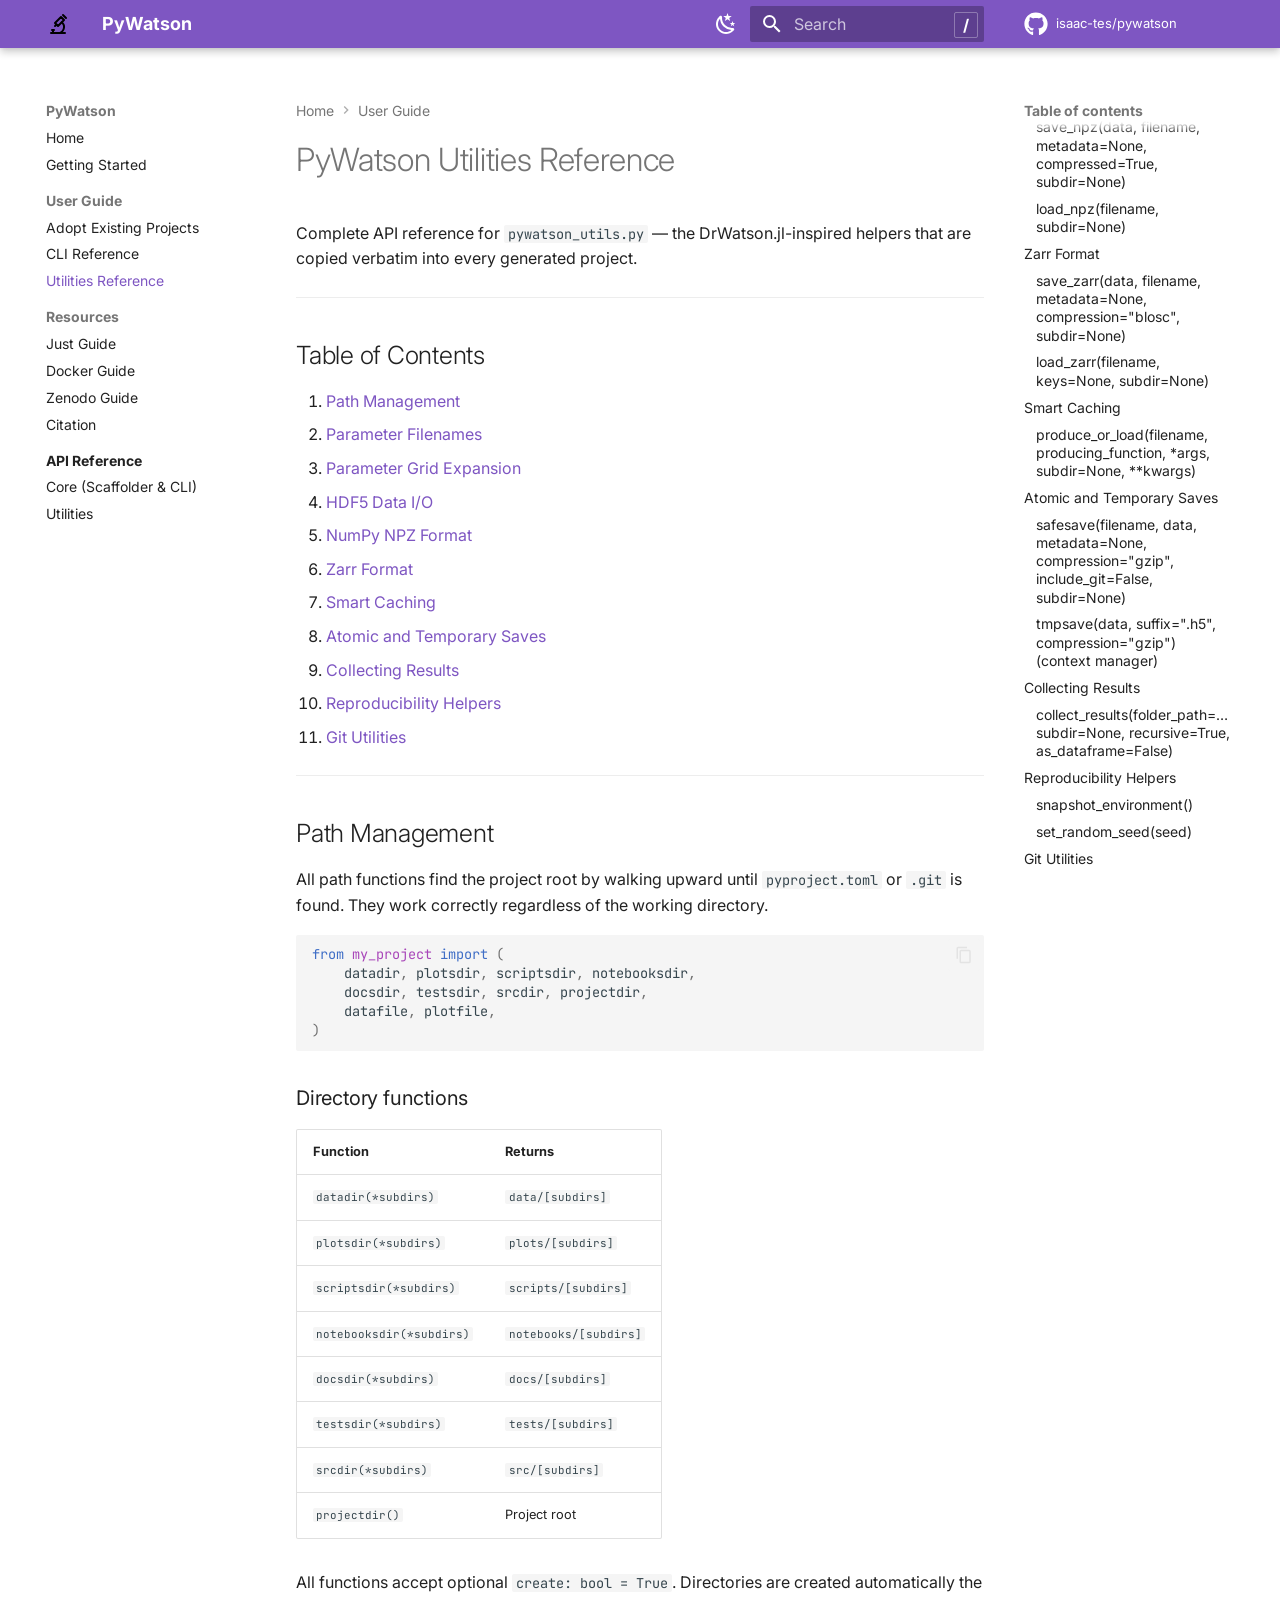
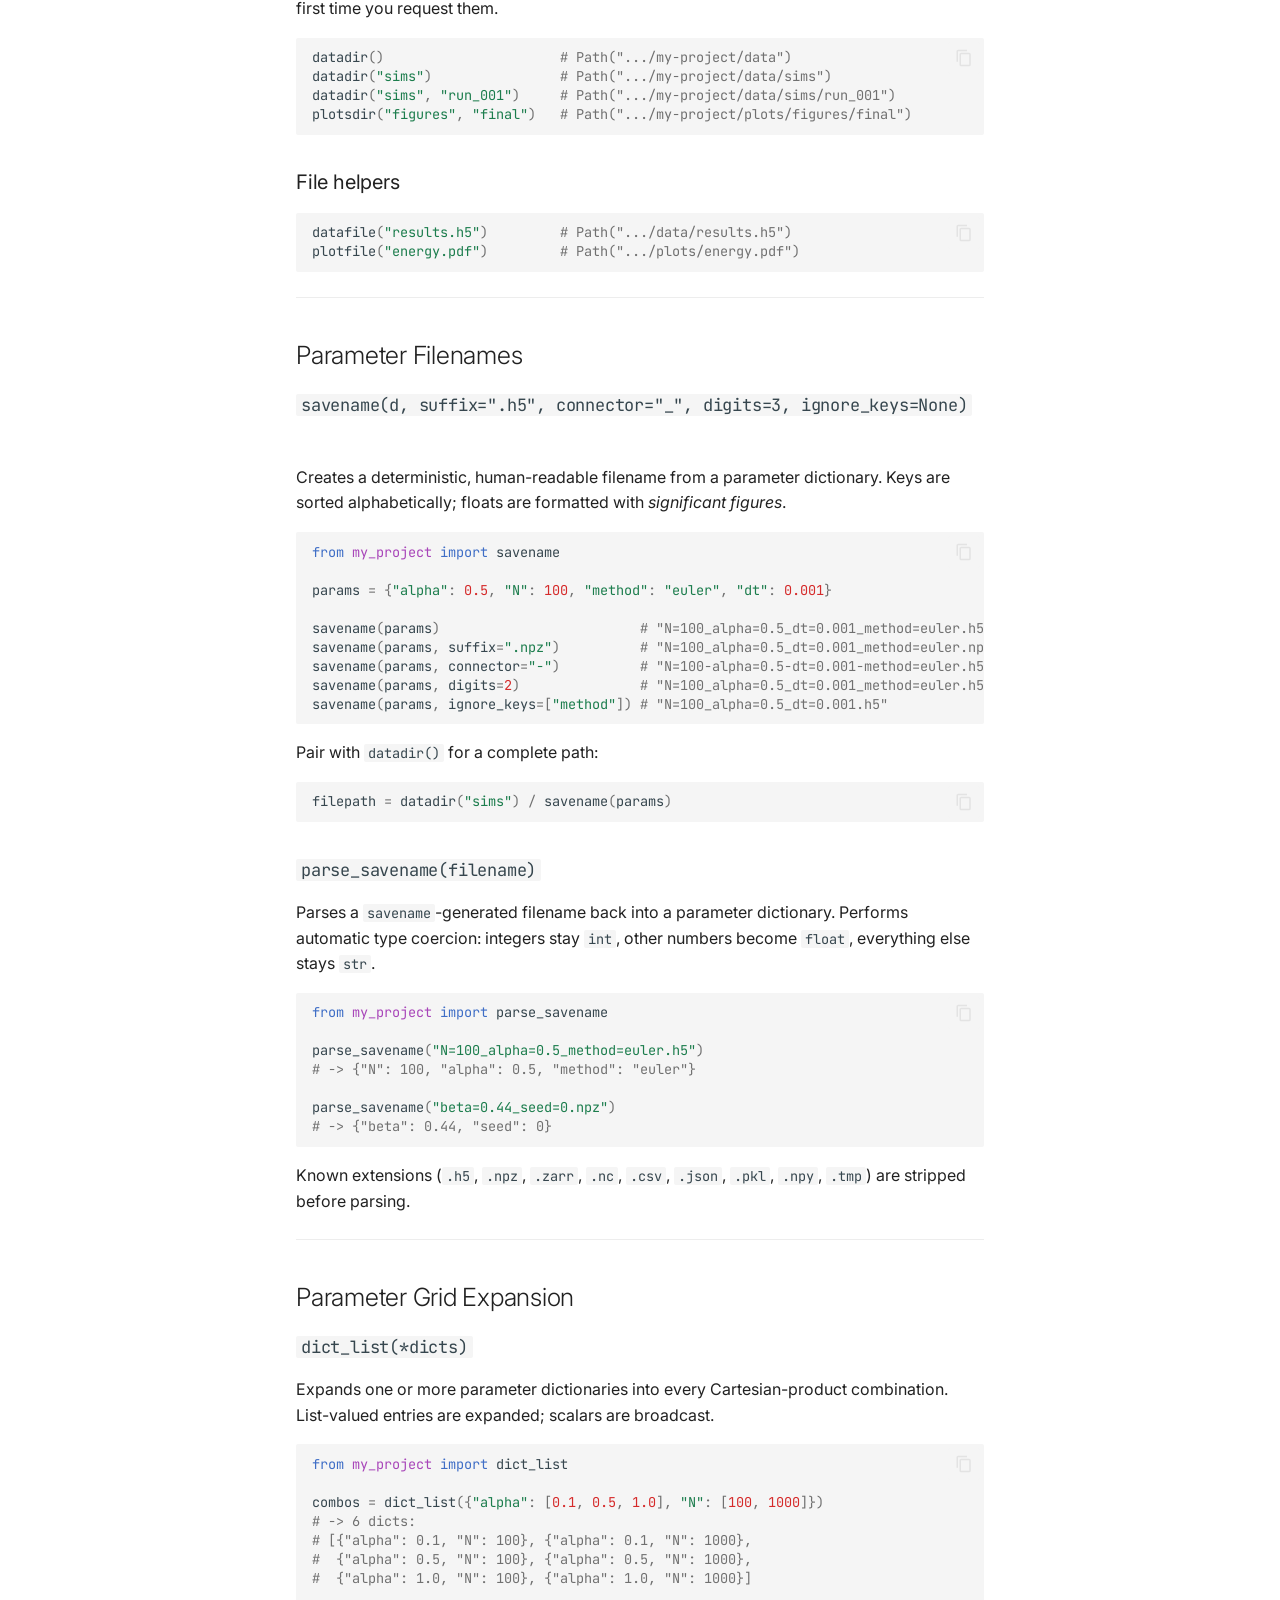
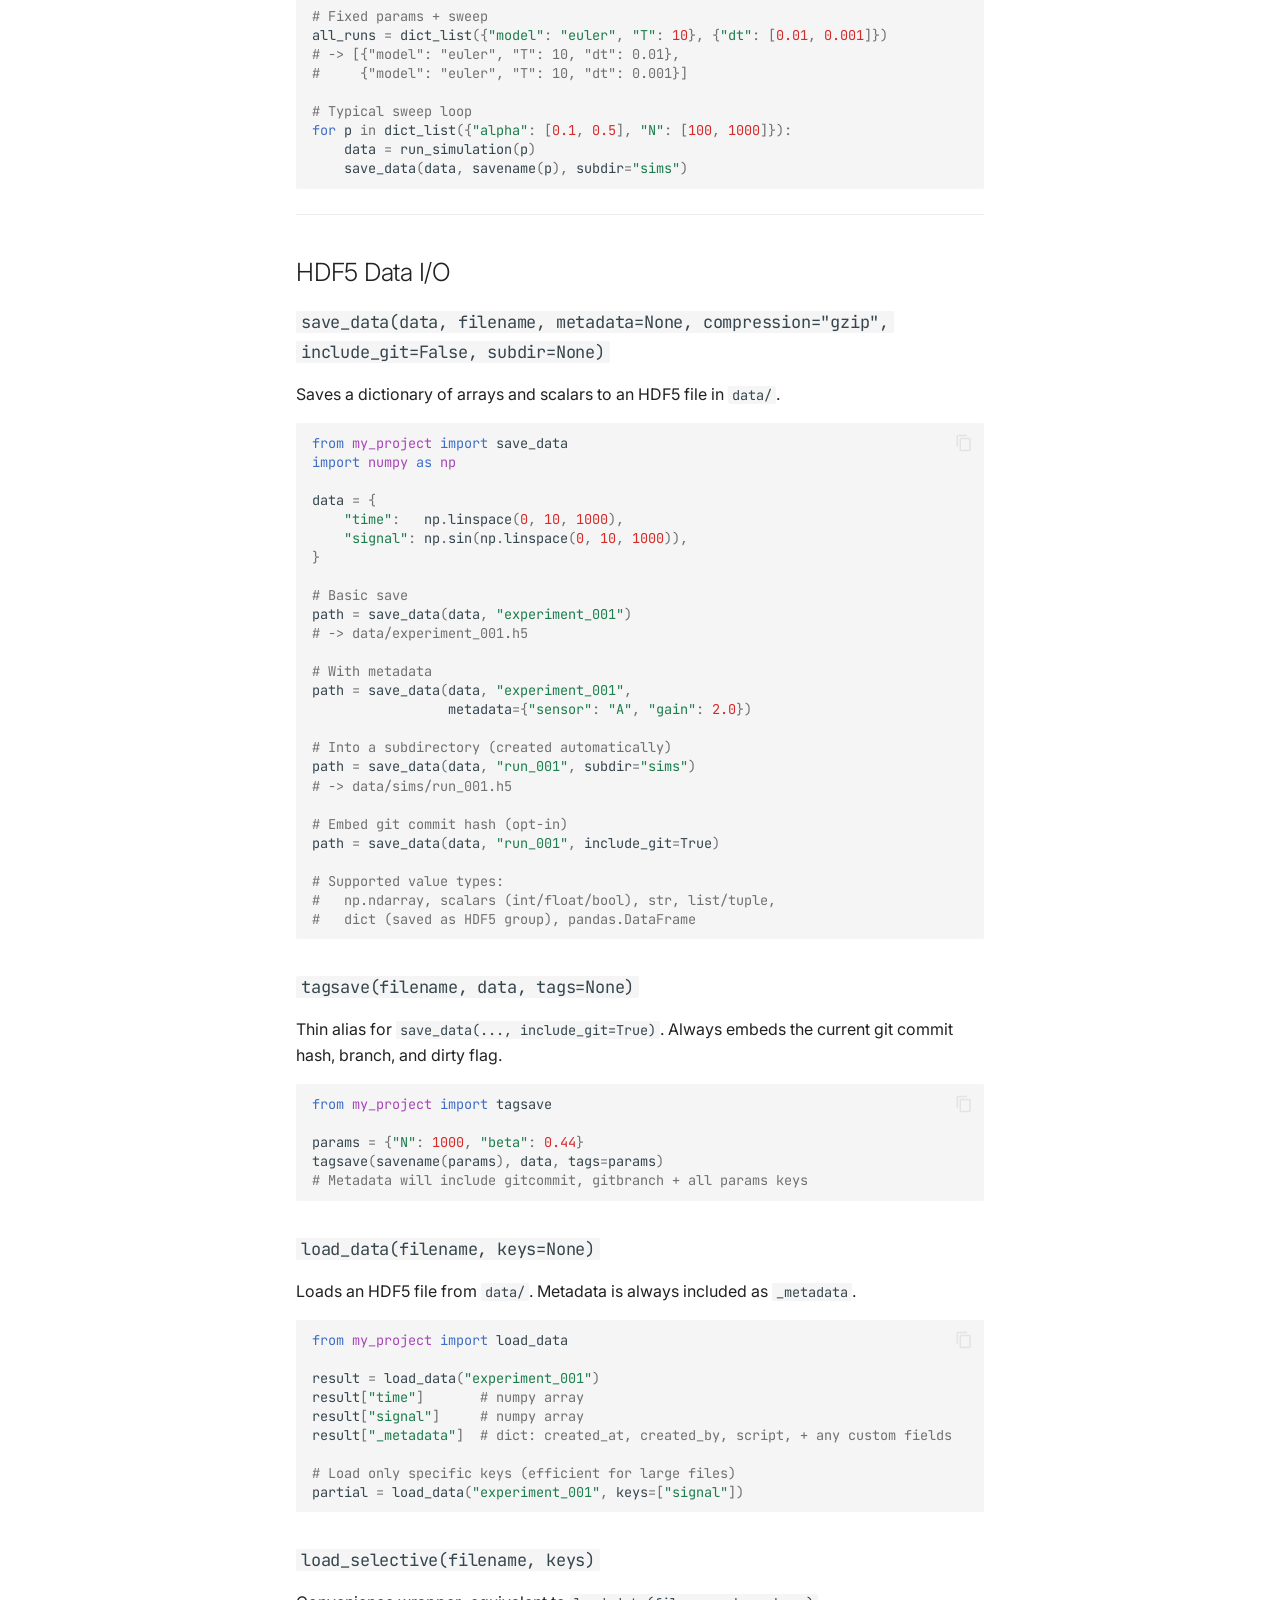
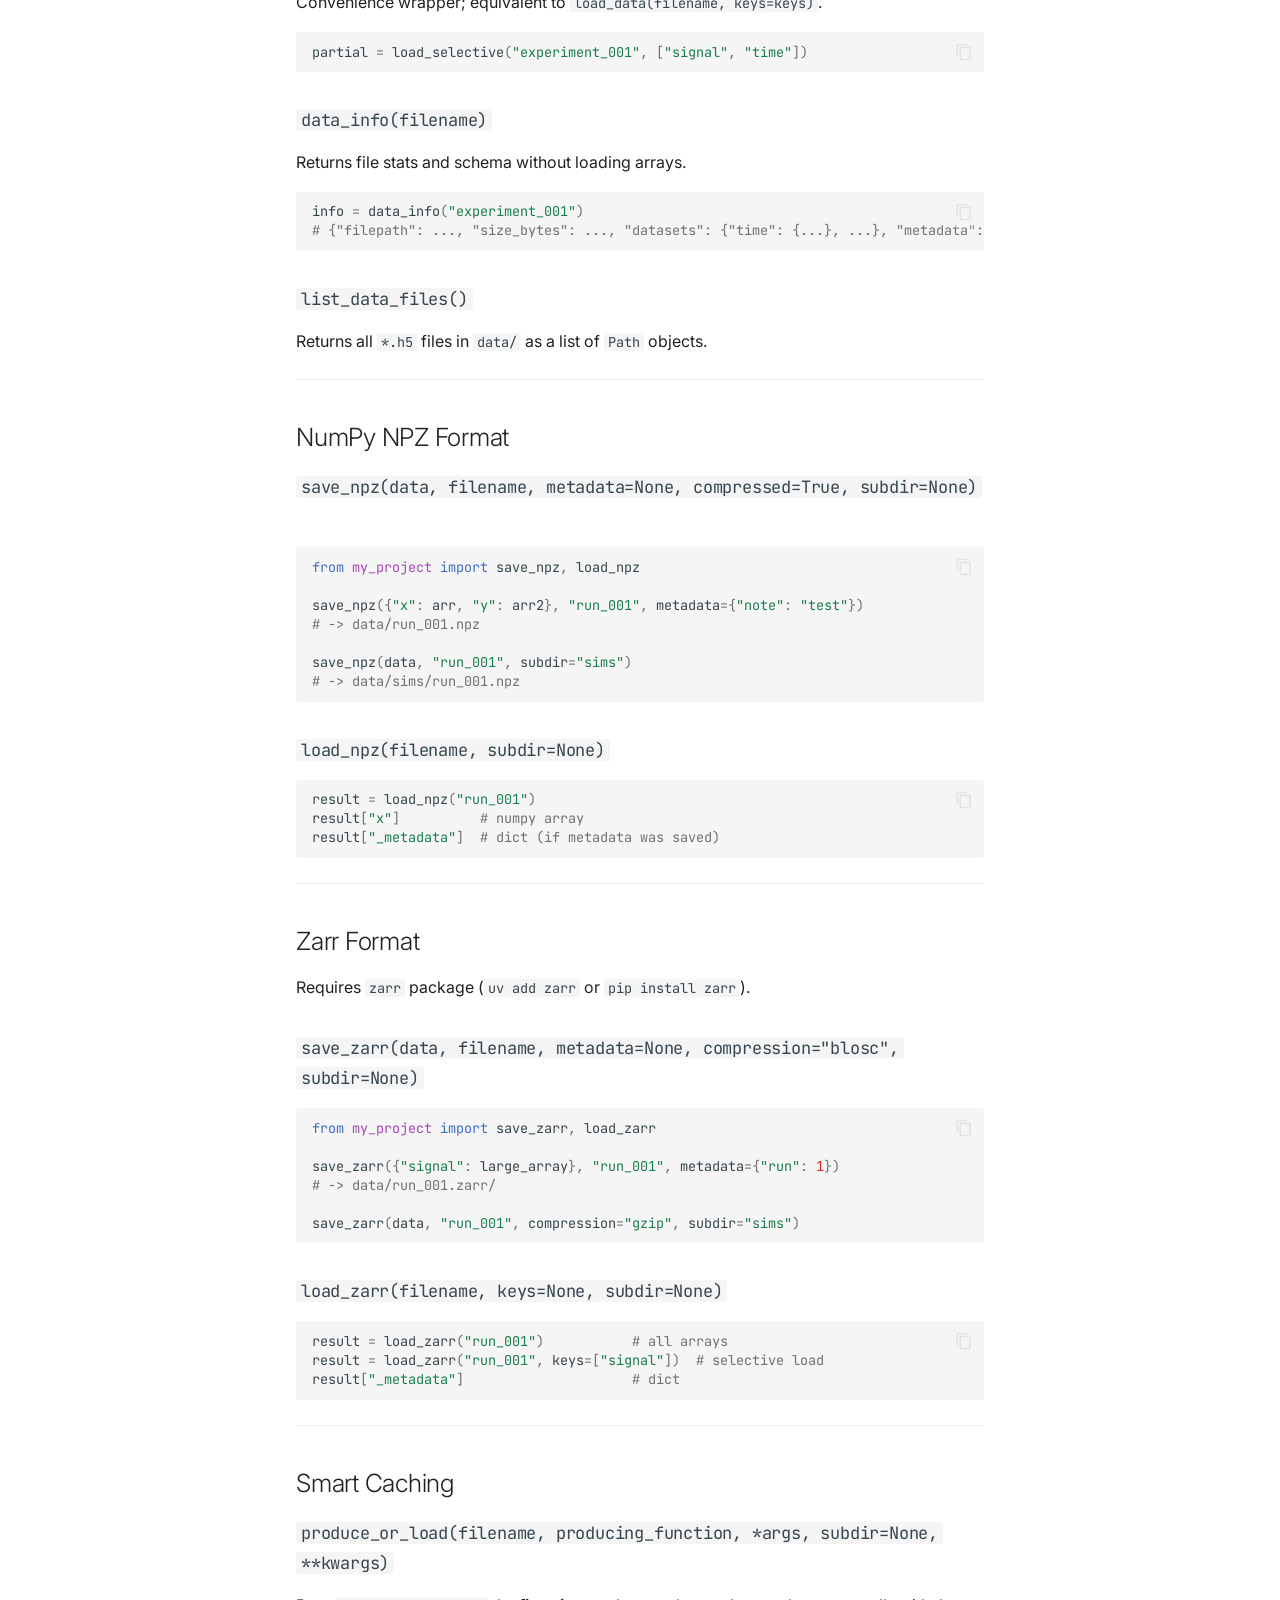
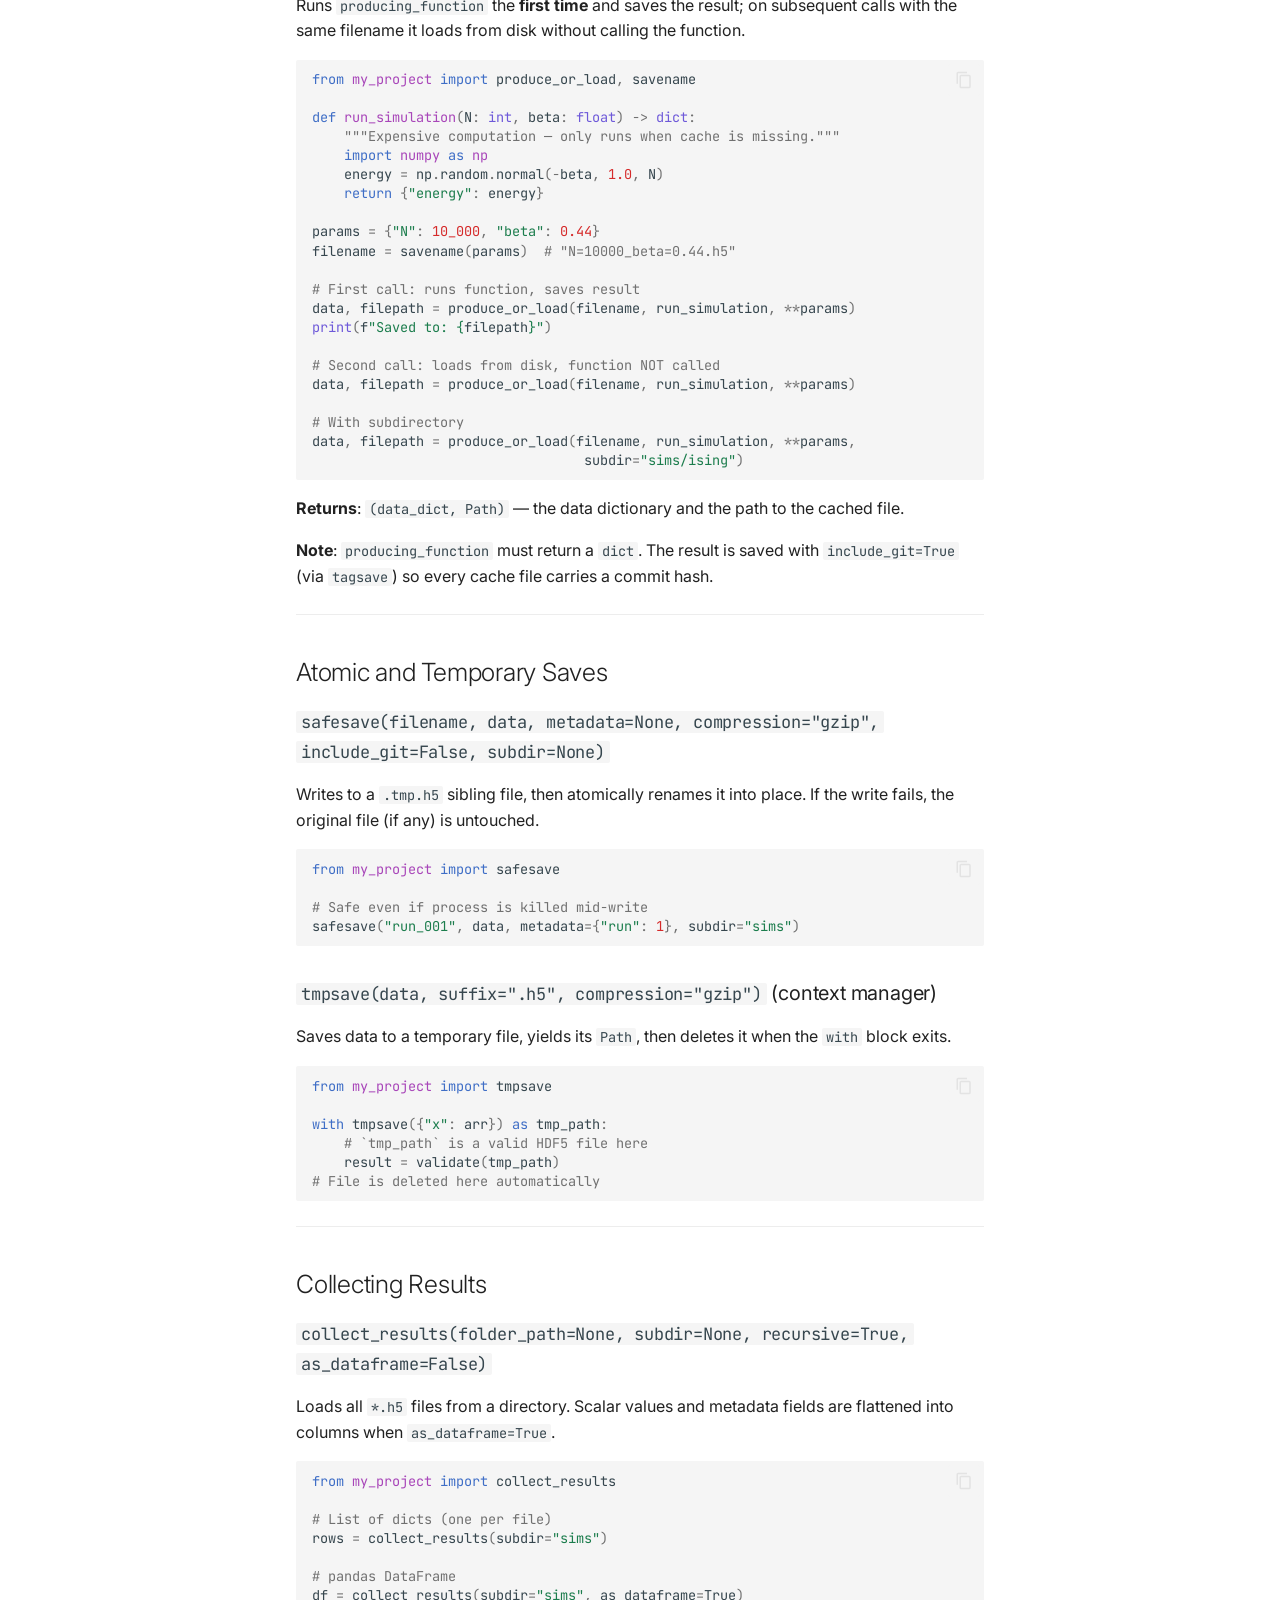
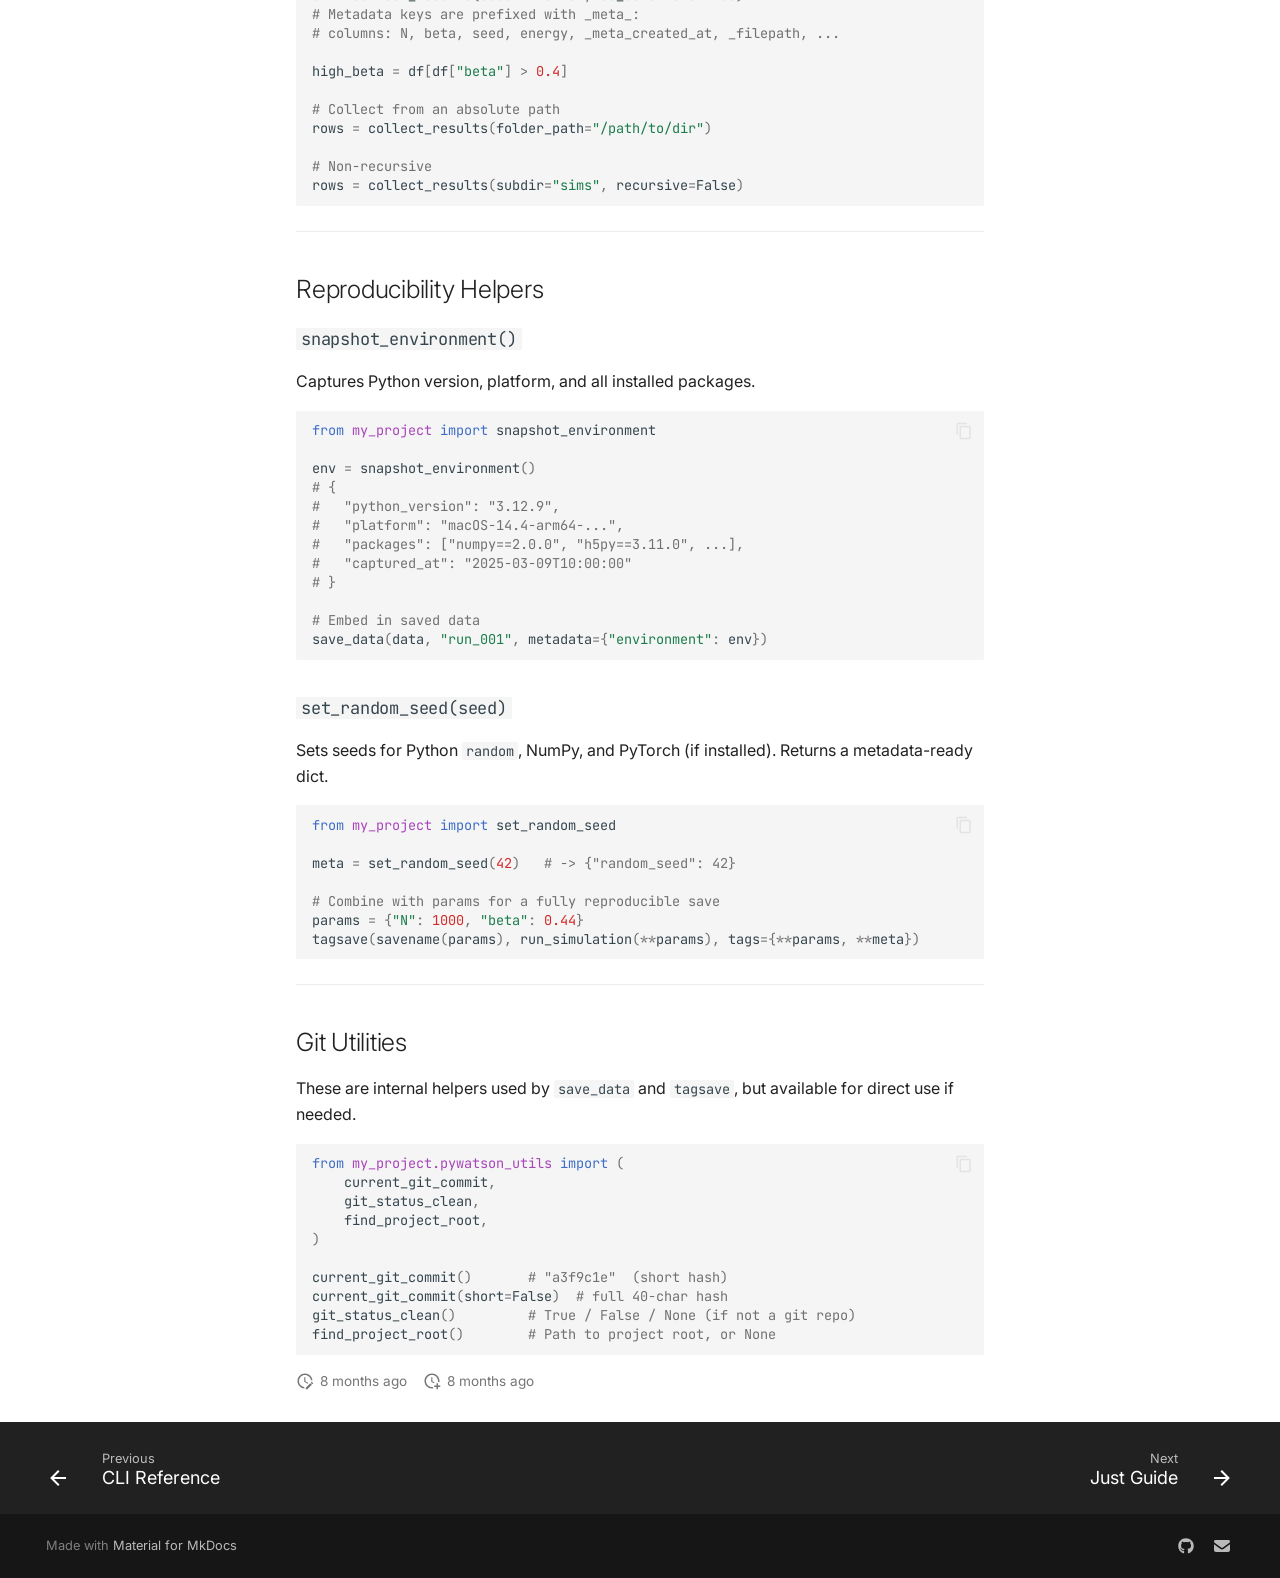
<file: UTILITIES/index.html>
<!doctype html>
<html lang="en" class="no-js">
  <head>
    
      <meta charset="utf-8">
      <meta name="viewport" content="width=device-width,initial-scale=1">
      
        <meta name="description" content="A Python scientific project management tool — scaffold reproducible research projects with modern Python tooling.">
      
      
        <meta name="author" content="Isaac Tesfaye">
      
      
        <link rel="canonical" href="https://isaac-tes.github.io/pywatson/UTILITIES/">
      
      
        <link rel="prev" href="../CLI/">
      
      
        <link rel="next" href="../JUST_GUIDE/">
      
      
        
      
      
      <link rel="icon" href="../assets/logo.svg">
      <meta name="generator" content="mkdocs-1.6.1, mkdocs-material-9.7.7">
    
    
      
        <title>Utilities Reference - PyWatson</title>
      
    
    
      <link rel="stylesheet" href="../assets/stylesheets/main.ec1eaa64.min.css">
      
        
        <link rel="stylesheet" href="../assets/stylesheets/palette.ab4e12ef.min.css">
      
      


    
    
      
    
    
      
        
        
        <link rel="preconnect" href="https://fonts.gstatic.com" crossorigin>
        <link rel="stylesheet" href="https://fonts.googleapis.com/css?family=Inter:300,300i,400,400i,700,700i%7CJetBrains+Mono:400,400i,700,700i&display=fallback">
        <style>:root{--md-text-font:"Inter";--md-code-font:"JetBrains Mono"}</style>
      
    
    
      <link rel="stylesheet" href="../assets/_mkdocstrings.css">
    
      <link rel="stylesheet" href="../css/timeago.css">
    
      <link rel="stylesheet" href="../stylesheets/extra.css">
    
    <script>__md_scope=new URL("..",location),__md_hash=e=>[...e].reduce(((e,_)=>(e<<5)-e+_.charCodeAt(0)),0),__md_get=(e,_=localStorage,t=__md_scope)=>JSON.parse(_.getItem(t.pathname+"."+e)),__md_set=(e,_,t=localStorage,a=__md_scope)=>{try{t.setItem(a.pathname+"."+e,JSON.stringify(_))}catch(e){}}</script>
    
      

    
    
  </head>
  
  
    
    
      
    
    
    
    
    <body dir="ltr" data-md-color-scheme="default" data-md-color-primary="deep-purple" data-md-color-accent="teal">
  
    
    <input class="md-toggle" data-md-toggle="drawer" type="checkbox" id="__drawer" autocomplete="off">
    <input class="md-toggle" data-md-toggle="search" type="checkbox" id="__search" autocomplete="off">
    <label class="md-overlay" for="__drawer"></label>
    <div data-md-component="skip">
      
        
        <a href="#pywatson-utilities-reference" class="md-skip">
          Skip to content
        </a>
      
    </div>
    <div data-md-component="announce">
      
    </div>
    
    
      

  

<header class="md-header md-header--shadow" data-md-component="header">
  <nav class="md-header__inner md-grid" aria-label="Header">
    <a href=".." title="PyWatson" class="md-header__button md-logo" aria-label="PyWatson" data-md-component="logo">
      
  <img src="../assets/logo.svg" alt="logo">

    </a>
    <label class="md-header__button md-icon" for="__drawer">
      
      <svg xmlns="http://www.w3.org/2000/svg" viewBox="0 0 24 24"><path d="M3 6h18v2H3zm0 5h18v2H3zm0 5h18v2H3z"/></svg>
    </label>
    <div class="md-header__title" data-md-component="header-title">
      <div class="md-header__ellipsis">
        <div class="md-header__topic">
          <span class="md-ellipsis">
            PyWatson
          </span>
        </div>
        <div class="md-header__topic" data-md-component="header-topic">
          <span class="md-ellipsis">
            
              Utilities Reference
            
          </span>
        </div>
      </div>
    </div>
    
      
        <form class="md-header__option" data-md-component="palette">
  
    
    
    
    <input class="md-option" data-md-color-media="" data-md-color-scheme="default" data-md-color-primary="deep-purple" data-md-color-accent="teal"  aria-label="Switch to dark mode"  type="radio" name="__palette" id="__palette_0">
    
      <label class="md-header__button md-icon" title="Switch to dark mode" for="__palette_1" hidden>
        <svg xmlns="http://www.w3.org/2000/svg" viewBox="0 0 24 24"><path d="m17.75 4.09-2.53 1.94.91 3.06-2.63-1.81-2.63 1.81.91-3.06-2.53-1.94L12.44 4l1.06-3 1.06 3zm3.5 6.91-1.64 1.25.59 1.98-1.7-1.17-1.7 1.17.59-1.98L15.75 11l2.06-.05L18.5 9l.69 1.95zm-2.28 4.95c.83-.08 1.72 1.1 1.19 1.85-.32.45-.66.87-1.08 1.27C15.17 23 8.84 23 4.94 19.07c-3.91-3.9-3.91-10.24 0-14.14.4-.4.82-.76 1.27-1.08.75-.53 1.93.36 1.85 1.19-.27 2.86.69 5.83 2.89 8.02a9.96 9.96 0 0 0 8.02 2.89m-1.64 2.02a12.08 12.08 0 0 1-7.8-3.47c-2.17-2.19-3.33-5-3.49-7.82-2.81 3.14-2.7 7.96.31 10.98 3.02 3.01 7.84 3.12 10.98.31"/></svg>
      </label>
    
  
    
    
    
    <input class="md-option" data-md-color-media="" data-md-color-scheme="slate" data-md-color-primary="deep-purple" data-md-color-accent="teal"  aria-label="Switch to light mode"  type="radio" name="__palette" id="__palette_1">
    
      <label class="md-header__button md-icon" title="Switch to light mode" for="__palette_0" hidden>
        <svg xmlns="http://www.w3.org/2000/svg" viewBox="0 0 24 24"><path d="M12 7a5 5 0 0 1 5 5 5 5 0 0 1-5 5 5 5 0 0 1-5-5 5 5 0 0 1 5-5m0 2a3 3 0 0 0-3 3 3 3 0 0 0 3 3 3 3 0 0 0 3-3 3 3 0 0 0-3-3m0-7 2.39 3.42C13.65 5.15 12.84 5 12 5s-1.65.15-2.39.42zM3.34 7l4.16-.35A7.2 7.2 0 0 0 5.94 8.5c-.44.74-.69 1.5-.83 2.29zm.02 10 1.76-3.77a7.131 7.131 0 0 0 2.38 4.14zM20.65 7l-1.77 3.79a7.02 7.02 0 0 0-2.38-4.15zm-.01 10-4.14.36c.59-.51 1.12-1.14 1.54-1.86.42-.73.69-1.5.83-2.29zM12 22l-2.41-3.44c.74.27 1.55.44 2.41.44.82 0 1.63-.17 2.37-.44z"/></svg>
      </label>
    
  
</form>
      
    
    
      <script>var palette=__md_get("__palette");if(palette&&palette.color){if("(prefers-color-scheme)"===palette.color.media){var media=matchMedia("(prefers-color-scheme: light)"),input=document.querySelector(media.matches?"[data-md-color-media='(prefers-color-scheme: light)']":"[data-md-color-media='(prefers-color-scheme: dark)']");palette.color.media=input.getAttribute("data-md-color-media"),palette.color.scheme=input.getAttribute("data-md-color-scheme"),palette.color.primary=input.getAttribute("data-md-color-primary"),palette.color.accent=input.getAttribute("data-md-color-accent")}for(var[key,value]of Object.entries(palette.color))document.body.setAttribute("data-md-color-"+key,value)}</script>
    
    
    
      
      
        <label class="md-header__button md-icon" for="__search">
          
          <svg xmlns="http://www.w3.org/2000/svg" viewBox="0 0 24 24"><path d="M9.5 3A6.5 6.5 0 0 1 16 9.5c0 1.61-.59 3.09-1.56 4.23l.27.27h.79l5 5-1.5 1.5-5-5v-.79l-.27-.27A6.52 6.52 0 0 1 9.5 16 6.5 6.5 0 0 1 3 9.5 6.5 6.5 0 0 1 9.5 3m0 2C7 5 5 7 5 9.5S7 14 9.5 14 14 12 14 9.5 12 5 9.5 5"/></svg>
        </label>
        <div class="md-search" data-md-component="search" role="dialog">
  <label class="md-search__overlay" for="__search"></label>
  <div class="md-search__inner" role="search">
    <form class="md-search__form" name="search">
      <input type="text" class="md-search__input" name="query" aria-label="Search" placeholder="Search" autocapitalize="off" autocorrect="off" autocomplete="off" spellcheck="false" data-md-component="search-query" required>
      <label class="md-search__icon md-icon" for="__search">
        
        <svg xmlns="http://www.w3.org/2000/svg" viewBox="0 0 24 24"><path d="M9.5 3A6.5 6.5 0 0 1 16 9.5c0 1.61-.59 3.09-1.56 4.23l.27.27h.79l5 5-1.5 1.5-5-5v-.79l-.27-.27A6.52 6.52 0 0 1 9.5 16 6.5 6.5 0 0 1 3 9.5 6.5 6.5 0 0 1 9.5 3m0 2C7 5 5 7 5 9.5S7 14 9.5 14 14 12 14 9.5 12 5 9.5 5"/></svg>
        
        <svg xmlns="http://www.w3.org/2000/svg" viewBox="0 0 24 24"><path d="M20 11v2H8l5.5 5.5-1.42 1.42L4.16 12l7.92-7.92L13.5 5.5 8 11z"/></svg>
      </label>
      <nav class="md-search__options" aria-label="Search">
        
          <a href="javascript:void(0)" class="md-search__icon md-icon" title="Share" aria-label="Share" data-clipboard data-clipboard-text="" data-md-component="search-share" tabindex="-1">
            
            <svg xmlns="http://www.w3.org/2000/svg" viewBox="0 0 24 24"><path d="M18 16.08c-.76 0-1.44.3-1.96.77L8.91 12.7c.05-.23.09-.46.09-.7s-.04-.47-.09-.7l7.05-4.11c.54.5 1.25.81 2.04.81a3 3 0 0 0 3-3 3 3 0 0 0-3-3 3 3 0 0 0-3 3c0 .24.04.47.09.7L8.04 9.81C7.5 9.31 6.79 9 6 9a3 3 0 0 0-3 3 3 3 0 0 0 3 3c.79 0 1.5-.31 2.04-.81l7.12 4.15c-.05.21-.08.43-.08.66 0 1.61 1.31 2.91 2.92 2.91s2.92-1.3 2.92-2.91A2.92 2.92 0 0 0 18 16.08"/></svg>
          </a>
        
        <button type="reset" class="md-search__icon md-icon" title="Clear" aria-label="Clear" tabindex="-1">
          
          <svg xmlns="http://www.w3.org/2000/svg" viewBox="0 0 24 24"><path d="M19 6.41 17.59 5 12 10.59 6.41 5 5 6.41 10.59 12 5 17.59 6.41 19 12 13.41 17.59 19 19 17.59 13.41 12z"/></svg>
        </button>
      </nav>
      
        <div class="md-search__suggest" data-md-component="search-suggest"></div>
      
    </form>
    <div class="md-search__output">
      <div class="md-search__scrollwrap" tabindex="0" data-md-scrollfix>
        <div class="md-search-result" data-md-component="search-result">
          <div class="md-search-result__meta">
            Initializing search
          </div>
          <ol class="md-search-result__list" role="presentation"></ol>
        </div>
      </div>
    </div>
  </div>
</div>
      
    
    
      <div class="md-header__source">
        <a href="https://github.com/isaac-tes/pywatson" title="Go to repository" class="md-source" data-md-component="source">
  <div class="md-source__icon md-icon">
    
    <svg xmlns="http://www.w3.org/2000/svg" viewBox="0 0 512 512"><!--! Font Awesome Free 7.1.0 by @fontawesome - https://fontawesome.com License - https://fontawesome.com/license/free (Icons: CC BY 4.0, Fonts: SIL OFL 1.1, Code: MIT License) Copyright 2025 Fonticons, Inc.--><path d="M173.9 397.4c0 2-2.3 3.6-5.2 3.6-3.3.3-5.6-1.3-5.6-3.6 0-2 2.3-3.6 5.2-3.6 3-.3 5.6 1.3 5.6 3.6m-31.1-4.5c-.7 2 1.3 4.3 4.3 4.9 2.6 1 5.6 0 6.2-2s-1.3-4.3-4.3-5.2c-2.6-.7-5.5.3-6.2 2.3m44.2-1.7c-2.9.7-4.9 2.6-4.6 4.9.3 2 2.9 3.3 5.9 2.6 2.9-.7 4.9-2.6 4.6-4.6-.3-1.9-3-3.2-5.9-2.9M252.8 8C114.1 8 8 113.3 8 252c0 110.9 69.8 205.8 169.5 239.2 12.8 2.3 17.3-5.6 17.3-12.1 0-6.2-.3-40.4-.3-61.4 0 0-70 15-84.7-29.8 0 0-11.4-29.1-27.8-36.6 0 0-22.9-15.7 1.6-15.4 0 0 24.9 2 38.6 25.8 21.9 38.6 58.6 27.5 72.9 20.9 2.3-16 8.8-27.1 16-33.7-55.9-6.2-112.3-14.3-112.3-110.5 0-27.5 7.6-41.3 23.6-58.9-2.6-6.5-11.1-33.3 2.6-67.9 20.9-6.5 69 27 69 27 20-5.6 41.5-8.5 62.8-8.5s42.8 2.9 62.8 8.5c0 0 48.1-33.6 69-27 13.7 34.7 5.2 61.4 2.6 67.9 16 17.7 25.8 31.5 25.8 58.9 0 96.5-58.9 104.2-114.8 110.5 9.2 7.9 17 22.9 17 46.4 0 33.7-.3 75.4-.3 83.6 0 6.5 4.6 14.4 17.3 12.1C436.2 457.8 504 362.9 504 252 504 113.3 391.5 8 252.8 8M105.2 352.9c-1.3 1-1 3.3.7 5.2 1.6 1.6 3.9 2.3 5.2 1 1.3-1 1-3.3-.7-5.2-1.6-1.6-3.9-2.3-5.2-1m-10.8-8.1c-.7 1.3.3 2.9 2.3 3.9 1.6 1 3.6.7 4.3-.7.7-1.3-.3-2.9-2.3-3.9-2-.6-3.6-.3-4.3.7m32.4 35.6c-1.6 1.3-1 4.3 1.3 6.2 2.3 2.3 5.2 2.6 6.5 1 1.3-1.3.7-4.3-1.3-6.2-2.2-2.3-5.2-2.6-6.5-1m-11.4-14.7c-1.6 1-1.6 3.6 0 5.9s4.3 3.3 5.6 2.3c1.6-1.3 1.6-3.9 0-6.2-1.4-2.3-4-3.3-5.6-2"/></svg>
  </div>
  <div class="md-source__repository">
    isaac-tes/pywatson
  </div>
</a>
      </div>
    
  </nav>
  
</header>
    
    <div class="md-container" data-md-component="container">
      
      
        
          
        
      
      <main class="md-main" data-md-component="main">
        <div class="md-main__inner md-grid">
          
            
              
              <div class="md-sidebar md-sidebar--primary" data-md-component="sidebar" data-md-type="navigation" >
                <div class="md-sidebar__scrollwrap">
                  <div class="md-sidebar__inner">
                    



<nav class="md-nav md-nav--primary" aria-label="Navigation" data-md-level="0">
  <label class="md-nav__title" for="__drawer">
    <a href=".." title="PyWatson" class="md-nav__button md-logo" aria-label="PyWatson" data-md-component="logo">
      
  <img src="../assets/logo.svg" alt="logo">

    </a>
    PyWatson
  </label>
  
    <div class="md-nav__source">
      <a href="https://github.com/isaac-tes/pywatson" title="Go to repository" class="md-source" data-md-component="source">
  <div class="md-source__icon md-icon">
    
    <svg xmlns="http://www.w3.org/2000/svg" viewBox="0 0 512 512"><!--! Font Awesome Free 7.1.0 by @fontawesome - https://fontawesome.com License - https://fontawesome.com/license/free (Icons: CC BY 4.0, Fonts: SIL OFL 1.1, Code: MIT License) Copyright 2025 Fonticons, Inc.--><path d="M173.9 397.4c0 2-2.3 3.6-5.2 3.6-3.3.3-5.6-1.3-5.6-3.6 0-2 2.3-3.6 5.2-3.6 3-.3 5.6 1.3 5.6 3.6m-31.1-4.5c-.7 2 1.3 4.3 4.3 4.9 2.6 1 5.6 0 6.2-2s-1.3-4.3-4.3-5.2c-2.6-.7-5.5.3-6.2 2.3m44.2-1.7c-2.9.7-4.9 2.6-4.6 4.9.3 2 2.9 3.3 5.9 2.6 2.9-.7 4.9-2.6 4.6-4.6-.3-1.9-3-3.2-5.9-2.9M252.8 8C114.1 8 8 113.3 8 252c0 110.9 69.8 205.8 169.5 239.2 12.8 2.3 17.3-5.6 17.3-12.1 0-6.2-.3-40.4-.3-61.4 0 0-70 15-84.7-29.8 0 0-11.4-29.1-27.8-36.6 0 0-22.9-15.7 1.6-15.4 0 0 24.9 2 38.6 25.8 21.9 38.6 58.6 27.5 72.9 20.9 2.3-16 8.8-27.1 16-33.7-55.9-6.2-112.3-14.3-112.3-110.5 0-27.5 7.6-41.3 23.6-58.9-2.6-6.5-11.1-33.3 2.6-67.9 20.9-6.5 69 27 69 27 20-5.6 41.5-8.5 62.8-8.5s42.8 2.9 62.8 8.5c0 0 48.1-33.6 69-27 13.7 34.7 5.2 61.4 2.6 67.9 16 17.7 25.8 31.5 25.8 58.9 0 96.5-58.9 104.2-114.8 110.5 9.2 7.9 17 22.9 17 46.4 0 33.7-.3 75.4-.3 83.6 0 6.5 4.6 14.4 17.3 12.1C436.2 457.8 504 362.9 504 252 504 113.3 391.5 8 252.8 8M105.2 352.9c-1.3 1-1 3.3.7 5.2 1.6 1.6 3.9 2.3 5.2 1 1.3-1 1-3.3-.7-5.2-1.6-1.6-3.9-2.3-5.2-1m-10.8-8.1c-.7 1.3.3 2.9 2.3 3.9 1.6 1 3.6.7 4.3-.7.7-1.3-.3-2.9-2.3-3.9-2-.6-3.6-.3-4.3.7m32.4 35.6c-1.6 1.3-1 4.3 1.3 6.2 2.3 2.3 5.2 2.6 6.5 1 1.3-1.3.7-4.3-1.3-6.2-2.2-2.3-5.2-2.6-6.5-1m-11.4-14.7c-1.6 1-1.6 3.6 0 5.9s4.3 3.3 5.6 2.3c1.6-1.3 1.6-3.9 0-6.2-1.4-2.3-4-3.3-5.6-2"/></svg>
  </div>
  <div class="md-source__repository">
    isaac-tes/pywatson
  </div>
</a>
    </div>
  
  <ul class="md-nav__list" data-md-scrollfix>
    
      
      
  
  
  
  
    <li class="md-nav__item">
      <a href=".." class="md-nav__link">
        
  
  
  <span class="md-ellipsis">
    
  
    Home
  

    
  </span>
  
  

      </a>
    </li>
  

    
      
      
  
  
  
  
    <li class="md-nav__item">
      <a href="../QUICKSTART/" class="md-nav__link">
        
  
  
  <span class="md-ellipsis">
    
  
    Getting Started
  

    
  </span>
  
  

      </a>
    </li>
  

    
      
      
  
  
    
  
  
  
    
    
      
        
      
        
      
        
      
    
    
    
      
        
        
      
    
    
    <li class="md-nav__item md-nav__item--active md-nav__item--section md-nav__item--nested">
      
        
        
        <input class="md-nav__toggle md-toggle " type="checkbox" id="__nav_3" checked>
        
          
          <label class="md-nav__link" for="__nav_3" id="__nav_3_label" tabindex="">
            
  
  
  <span class="md-ellipsis">
    
  
    User Guide
  

    
  </span>
  
  

            <span class="md-nav__icon md-icon"></span>
          </label>
        
        <nav class="md-nav" data-md-level="1" aria-labelledby="__nav_3_label" aria-expanded="true">
          <label class="md-nav__title" for="__nav_3">
            <span class="md-nav__icon md-icon"></span>
            
  
    User Guide
  

          </label>
          <ul class="md-nav__list" data-md-scrollfix>
            
              
                
  
  
  
  
    <li class="md-nav__item">
      <a href="../ADOPT_GUIDE/" class="md-nav__link">
        
  
  
  <span class="md-ellipsis">
    
  
    Adopt Existing Projects
  

    
  </span>
  
  

      </a>
    </li>
  

              
            
              
                
  
  
  
  
    <li class="md-nav__item">
      <a href="../CLI/" class="md-nav__link">
        
  
  
  <span class="md-ellipsis">
    
  
    CLI Reference
  

    
  </span>
  
  

      </a>
    </li>
  

              
            
              
                
  
  
    
  
  
  
    <li class="md-nav__item md-nav__item--active">
      
      <input class="md-nav__toggle md-toggle" type="checkbox" id="__toc">
      
      
        
      
      
        <label class="md-nav__link md-nav__link--active" for="__toc">
          
  
  
  <span class="md-ellipsis">
    
  
    Utilities Reference
  

    
  </span>
  
  

          <span class="md-nav__icon md-icon"></span>
        </label>
      
      <a href="./" class="md-nav__link md-nav__link--active">
        
  
  
  <span class="md-ellipsis">
    
  
    Utilities Reference
  

    
  </span>
  
  

      </a>
      
        

<nav class="md-nav md-nav--secondary" aria-label="Table of contents">
  
  
  
    
  
  
    <label class="md-nav__title" for="__toc">
      <span class="md-nav__icon md-icon"></span>
      Table of contents
    </label>
    <ul class="md-nav__list" data-md-component="toc" data-md-scrollfix>
      
        <li class="md-nav__item">
  <a href="#table-of-contents" class="md-nav__link">
    <span class="md-ellipsis">
      
        Table of Contents
      
    </span>
  </a>
  
</li>
      
        <li class="md-nav__item">
  <a href="#path-management" class="md-nav__link">
    <span class="md-ellipsis">
      
        Path Management
      
    </span>
  </a>
  
    <nav class="md-nav" aria-label="Path Management">
      <ul class="md-nav__list">
        
          <li class="md-nav__item">
  <a href="#directory-functions" class="md-nav__link">
    <span class="md-ellipsis">
      
        Directory functions
      
    </span>
  </a>
  
</li>
        
          <li class="md-nav__item">
  <a href="#file-helpers" class="md-nav__link">
    <span class="md-ellipsis">
      
        File helpers
      
    </span>
  </a>
  
</li>
        
      </ul>
    </nav>
  
</li>
      
        <li class="md-nav__item">
  <a href="#parameter-filenames" class="md-nav__link">
    <span class="md-ellipsis">
      
        Parameter Filenames
      
    </span>
  </a>
  
    <nav class="md-nav" aria-label="Parameter Filenames">
      <ul class="md-nav__list">
        
          <li class="md-nav__item">
  <a href="#savenamed-suffixh5-connector_-digits3-ignore_keysnone" class="md-nav__link">
    <span class="md-ellipsis">
      
        savename(d, suffix=".h5", connector="_", digits=3, ignore_keys=None)
      
    </span>
  </a>
  
</li>
        
          <li class="md-nav__item">
  <a href="#parse_savenamefilename" class="md-nav__link">
    <span class="md-ellipsis">
      
        parse_savename(filename)
      
    </span>
  </a>
  
</li>
        
      </ul>
    </nav>
  
</li>
      
        <li class="md-nav__item">
  <a href="#parameter-grid-expansion" class="md-nav__link">
    <span class="md-ellipsis">
      
        Parameter Grid Expansion
      
    </span>
  </a>
  
    <nav class="md-nav" aria-label="Parameter Grid Expansion">
      <ul class="md-nav__list">
        
          <li class="md-nav__item">
  <a href="#dict_listdicts" class="md-nav__link">
    <span class="md-ellipsis">
      
        dict_list(*dicts)
      
    </span>
  </a>
  
</li>
        
      </ul>
    </nav>
  
</li>
      
        <li class="md-nav__item">
  <a href="#hdf5-data-io" class="md-nav__link">
    <span class="md-ellipsis">
      
        HDF5 Data I/O
      
    </span>
  </a>
  
    <nav class="md-nav" aria-label="HDF5 Data I/O">
      <ul class="md-nav__list">
        
          <li class="md-nav__item">
  <a href="#save_datadata-filename-metadatanone-compressiongzip-include_gitfalse-subdirnone" class="md-nav__link">
    <span class="md-ellipsis">
      
        save_data(data, filename, metadata=None, compression="gzip", include_git=False, subdir=None)
      
    </span>
  </a>
  
</li>
        
          <li class="md-nav__item">
  <a href="#tagsavefilename-data-tagsnone" class="md-nav__link">
    <span class="md-ellipsis">
      
        tagsave(filename, data, tags=None)
      
    </span>
  </a>
  
</li>
        
          <li class="md-nav__item">
  <a href="#load_datafilename-keysnone" class="md-nav__link">
    <span class="md-ellipsis">
      
        load_data(filename, keys=None)
      
    </span>
  </a>
  
</li>
        
          <li class="md-nav__item">
  <a href="#load_selectivefilename-keys" class="md-nav__link">
    <span class="md-ellipsis">
      
        load_selective(filename, keys)
      
    </span>
  </a>
  
</li>
        
          <li class="md-nav__item">
  <a href="#data_infofilename" class="md-nav__link">
    <span class="md-ellipsis">
      
        data_info(filename)
      
    </span>
  </a>
  
</li>
        
          <li class="md-nav__item">
  <a href="#list_data_files" class="md-nav__link">
    <span class="md-ellipsis">
      
        list_data_files()
      
    </span>
  </a>
  
</li>
        
      </ul>
    </nav>
  
</li>
      
        <li class="md-nav__item">
  <a href="#numpy-npz-format" class="md-nav__link">
    <span class="md-ellipsis">
      
        NumPy NPZ Format
      
    </span>
  </a>
  
    <nav class="md-nav" aria-label="NumPy NPZ Format">
      <ul class="md-nav__list">
        
          <li class="md-nav__item">
  <a href="#save_npzdata-filename-metadatanone-compressedtrue-subdirnone" class="md-nav__link">
    <span class="md-ellipsis">
      
        save_npz(data, filename, metadata=None, compressed=True, subdir=None)
      
    </span>
  </a>
  
</li>
        
          <li class="md-nav__item">
  <a href="#load_npzfilename-subdirnone" class="md-nav__link">
    <span class="md-ellipsis">
      
        load_npz(filename, subdir=None)
      
    </span>
  </a>
  
</li>
        
      </ul>
    </nav>
  
</li>
      
        <li class="md-nav__item">
  <a href="#zarr-format" class="md-nav__link">
    <span class="md-ellipsis">
      
        Zarr Format
      
    </span>
  </a>
  
    <nav class="md-nav" aria-label="Zarr Format">
      <ul class="md-nav__list">
        
          <li class="md-nav__item">
  <a href="#save_zarrdata-filename-metadatanone-compressionblosc-subdirnone" class="md-nav__link">
    <span class="md-ellipsis">
      
        save_zarr(data, filename, metadata=None, compression="blosc", subdir=None)
      
    </span>
  </a>
  
</li>
        
          <li class="md-nav__item">
  <a href="#load_zarrfilename-keysnone-subdirnone" class="md-nav__link">
    <span class="md-ellipsis">
      
        load_zarr(filename, keys=None, subdir=None)
      
    </span>
  </a>
  
</li>
        
      </ul>
    </nav>
  
</li>
      
        <li class="md-nav__item">
  <a href="#smart-caching" class="md-nav__link">
    <span class="md-ellipsis">
      
        Smart Caching
      
    </span>
  </a>
  
    <nav class="md-nav" aria-label="Smart Caching">
      <ul class="md-nav__list">
        
          <li class="md-nav__item">
  <a href="#produce_or_loadfilename-producing_function-args-subdirnone-kwargs" class="md-nav__link">
    <span class="md-ellipsis">
      
        produce_or_load(filename, producing_function, *args, subdir=None, **kwargs)
      
    </span>
  </a>
  
</li>
        
      </ul>
    </nav>
  
</li>
      
        <li class="md-nav__item">
  <a href="#atomic-and-temporary-saves" class="md-nav__link">
    <span class="md-ellipsis">
      
        Atomic and Temporary Saves
      
    </span>
  </a>
  
    <nav class="md-nav" aria-label="Atomic and Temporary Saves">
      <ul class="md-nav__list">
        
          <li class="md-nav__item">
  <a href="#safesavefilename-data-metadatanone-compressiongzip-include_gitfalse-subdirnone" class="md-nav__link">
    <span class="md-ellipsis">
      
        safesave(filename, data, metadata=None, compression="gzip", include_git=False, subdir=None)
      
    </span>
  </a>
  
</li>
        
          <li class="md-nav__item">
  <a href="#tmpsavedata-suffixh5-compressiongzip-context-manager" class="md-nav__link">
    <span class="md-ellipsis">
      
        tmpsave(data, suffix=".h5", compression="gzip") (context manager)
      
    </span>
  </a>
  
</li>
        
      </ul>
    </nav>
  
</li>
      
        <li class="md-nav__item">
  <a href="#collecting-results" class="md-nav__link">
    <span class="md-ellipsis">
      
        Collecting Results
      
    </span>
  </a>
  
    <nav class="md-nav" aria-label="Collecting Results">
      <ul class="md-nav__list">
        
          <li class="md-nav__item">
  <a href="#collect_resultsfolder_pathnone-subdirnone-recursivetrue-as_dataframefalse" class="md-nav__link">
    <span class="md-ellipsis">
      
        collect_results(folder_path=None, subdir=None, recursive=True, as_dataframe=False)
      
    </span>
  </a>
  
</li>
        
      </ul>
    </nav>
  
</li>
      
        <li class="md-nav__item">
  <a href="#reproducibility-helpers" class="md-nav__link">
    <span class="md-ellipsis">
      
        Reproducibility Helpers
      
    </span>
  </a>
  
    <nav class="md-nav" aria-label="Reproducibility Helpers">
      <ul class="md-nav__list">
        
          <li class="md-nav__item">
  <a href="#snapshot_environment" class="md-nav__link">
    <span class="md-ellipsis">
      
        snapshot_environment()
      
    </span>
  </a>
  
</li>
        
          <li class="md-nav__item">
  <a href="#set_random_seedseed" class="md-nav__link">
    <span class="md-ellipsis">
      
        set_random_seed(seed)
      
    </span>
  </a>
  
</li>
        
      </ul>
    </nav>
  
</li>
      
        <li class="md-nav__item">
  <a href="#git-utilities" class="md-nav__link">
    <span class="md-ellipsis">
      
        Git Utilities
      
    </span>
  </a>
  
</li>
      
    </ul>
  
</nav>
      
    </li>
  

              
            
          </ul>
        </nav>
      
    </li>
  

    
      
      
  
  
  
  
    
    
      
        
      
        
      
        
      
        
      
    
    
    
      
        
        
      
    
    
    <li class="md-nav__item md-nav__item--section md-nav__item--nested">
      
        
        
        <input class="md-nav__toggle md-toggle " type="checkbox" id="__nav_4" >
        
          
          <label class="md-nav__link" for="__nav_4" id="__nav_4_label" tabindex="">
            
  
  
  <span class="md-ellipsis">
    
  
    Resources
  

    
  </span>
  
  

            <span class="md-nav__icon md-icon"></span>
          </label>
        
        <nav class="md-nav" data-md-level="1" aria-labelledby="__nav_4_label" aria-expanded="false">
          <label class="md-nav__title" for="__nav_4">
            <span class="md-nav__icon md-icon"></span>
            
  
    Resources
  

          </label>
          <ul class="md-nav__list" data-md-scrollfix>
            
              
                
  
  
  
  
    <li class="md-nav__item">
      <a href="../JUST_GUIDE/" class="md-nav__link">
        
  
  
  <span class="md-ellipsis">
    
  
    Just Guide
  

    
  </span>
  
  

      </a>
    </li>
  

              
            
              
                
  
  
  
  
    <li class="md-nav__item">
      <a href="../DOCKER_GUIDE/" class="md-nav__link">
        
  
  
  <span class="md-ellipsis">
    
  
    Docker Guide
  

    
  </span>
  
  

      </a>
    </li>
  

              
            
              
                
  
  
  
  
    <li class="md-nav__item">
      <a href="../ZENODO/" class="md-nav__link">
        
  
  
  <span class="md-ellipsis">
    
  
    Zenodo Guide
  

    
  </span>
  
  

      </a>
    </li>
  

              
            
              
                
  
  
  
  
    <li class="md-nav__item">
      <a href="../citation/" class="md-nav__link">
        
  
  
  <span class="md-ellipsis">
    
  
    Citation
  

    
  </span>
  
  

      </a>
    </li>
  

              
            
          </ul>
        </nav>
      
    </li>
  

    
      
      
  
  
  
  
    
    
      
        
          
        
      
        
      
        
      
    
    
    
      
        
        
      
    
    
    <li class="md-nav__item md-nav__item--section md-nav__item--nested">
      
        
        
        <input class="md-nav__toggle md-toggle " type="checkbox" id="__nav_5" >
        
          
          <div class="md-nav__link md-nav__container">
            <a href="../api/" class="md-nav__link ">
              
  
  
  <span class="md-ellipsis">
    
  
    API Reference
  

    
  </span>
  
  

            </a>
            
              
              <label class="md-nav__link " for="__nav_5" id="__nav_5_label" tabindex="">
                <span class="md-nav__icon md-icon"></span>
              </label>
            
          </div>
        
        <nav class="md-nav" data-md-level="1" aria-labelledby="__nav_5_label" aria-expanded="false">
          <label class="md-nav__title" for="__nav_5">
            <span class="md-nav__icon md-icon"></span>
            
  
    API Reference
  

          </label>
          <ul class="md-nav__list" data-md-scrollfix>
            
              
            
              
                
  
  
  
  
    <li class="md-nav__item">
      <a href="../api/core/" class="md-nav__link">
        
  
  
  <span class="md-ellipsis">
    
  
    Core (Scaffolder & CLI)
  

    
  </span>
  
  

      </a>
    </li>
  

              
            
              
                
  
  
  
  
    <li class="md-nav__item">
      <a href="../api/utils/" class="md-nav__link">
        
  
  
  <span class="md-ellipsis">
    
  
    Utilities
  

    
  </span>
  
  

      </a>
    </li>
  

              
            
          </ul>
        </nav>
      
    </li>
  

    
  </ul>
</nav>
                  </div>
                </div>
              </div>
            
            
              
              <div class="md-sidebar md-sidebar--secondary" data-md-component="sidebar" data-md-type="toc" >
                <div class="md-sidebar__scrollwrap">
                  <div class="md-sidebar__inner">
                    

<nav class="md-nav md-nav--secondary" aria-label="Table of contents">
  
  
  
    
  
  
    <label class="md-nav__title" for="__toc">
      <span class="md-nav__icon md-icon"></span>
      Table of contents
    </label>
    <ul class="md-nav__list" data-md-component="toc" data-md-scrollfix>
      
        <li class="md-nav__item">
  <a href="#table-of-contents" class="md-nav__link">
    <span class="md-ellipsis">
      
        Table of Contents
      
    </span>
  </a>
  
</li>
      
        <li class="md-nav__item">
  <a href="#path-management" class="md-nav__link">
    <span class="md-ellipsis">
      
        Path Management
      
    </span>
  </a>
  
    <nav class="md-nav" aria-label="Path Management">
      <ul class="md-nav__list">
        
          <li class="md-nav__item">
  <a href="#directory-functions" class="md-nav__link">
    <span class="md-ellipsis">
      
        Directory functions
      
    </span>
  </a>
  
</li>
        
          <li class="md-nav__item">
  <a href="#file-helpers" class="md-nav__link">
    <span class="md-ellipsis">
      
        File helpers
      
    </span>
  </a>
  
</li>
        
      </ul>
    </nav>
  
</li>
      
        <li class="md-nav__item">
  <a href="#parameter-filenames" class="md-nav__link">
    <span class="md-ellipsis">
      
        Parameter Filenames
      
    </span>
  </a>
  
    <nav class="md-nav" aria-label="Parameter Filenames">
      <ul class="md-nav__list">
        
          <li class="md-nav__item">
  <a href="#savenamed-suffixh5-connector_-digits3-ignore_keysnone" class="md-nav__link">
    <span class="md-ellipsis">
      
        savename(d, suffix=".h5", connector="_", digits=3, ignore_keys=None)
      
    </span>
  </a>
  
</li>
        
          <li class="md-nav__item">
  <a href="#parse_savenamefilename" class="md-nav__link">
    <span class="md-ellipsis">
      
        parse_savename(filename)
      
    </span>
  </a>
  
</li>
        
      </ul>
    </nav>
  
</li>
      
        <li class="md-nav__item">
  <a href="#parameter-grid-expansion" class="md-nav__link">
    <span class="md-ellipsis">
      
        Parameter Grid Expansion
      
    </span>
  </a>
  
    <nav class="md-nav" aria-label="Parameter Grid Expansion">
      <ul class="md-nav__list">
        
          <li class="md-nav__item">
  <a href="#dict_listdicts" class="md-nav__link">
    <span class="md-ellipsis">
      
        dict_list(*dicts)
      
    </span>
  </a>
  
</li>
        
      </ul>
    </nav>
  
</li>
      
        <li class="md-nav__item">
  <a href="#hdf5-data-io" class="md-nav__link">
    <span class="md-ellipsis">
      
        HDF5 Data I/O
      
    </span>
  </a>
  
    <nav class="md-nav" aria-label="HDF5 Data I/O">
      <ul class="md-nav__list">
        
          <li class="md-nav__item">
  <a href="#save_datadata-filename-metadatanone-compressiongzip-include_gitfalse-subdirnone" class="md-nav__link">
    <span class="md-ellipsis">
      
        save_data(data, filename, metadata=None, compression="gzip", include_git=False, subdir=None)
      
    </span>
  </a>
  
</li>
        
          <li class="md-nav__item">
  <a href="#tagsavefilename-data-tagsnone" class="md-nav__link">
    <span class="md-ellipsis">
      
        tagsave(filename, data, tags=None)
      
    </span>
  </a>
  
</li>
        
          <li class="md-nav__item">
  <a href="#load_datafilename-keysnone" class="md-nav__link">
    <span class="md-ellipsis">
      
        load_data(filename, keys=None)
      
    </span>
  </a>
  
</li>
        
          <li class="md-nav__item">
  <a href="#load_selectivefilename-keys" class="md-nav__link">
    <span class="md-ellipsis">
      
        load_selective(filename, keys)
      
    </span>
  </a>
  
</li>
        
          <li class="md-nav__item">
  <a href="#data_infofilename" class="md-nav__link">
    <span class="md-ellipsis">
      
        data_info(filename)
      
    </span>
  </a>
  
</li>
        
          <li class="md-nav__item">
  <a href="#list_data_files" class="md-nav__link">
    <span class="md-ellipsis">
      
        list_data_files()
      
    </span>
  </a>
  
</li>
        
      </ul>
    </nav>
  
</li>
      
        <li class="md-nav__item">
  <a href="#numpy-npz-format" class="md-nav__link">
    <span class="md-ellipsis">
      
        NumPy NPZ Format
      
    </span>
  </a>
  
    <nav class="md-nav" aria-label="NumPy NPZ Format">
      <ul class="md-nav__list">
        
          <li class="md-nav__item">
  <a href="#save_npzdata-filename-metadatanone-compressedtrue-subdirnone" class="md-nav__link">
    <span class="md-ellipsis">
      
        save_npz(data, filename, metadata=None, compressed=True, subdir=None)
      
    </span>
  </a>
  
</li>
        
          <li class="md-nav__item">
  <a href="#load_npzfilename-subdirnone" class="md-nav__link">
    <span class="md-ellipsis">
      
        load_npz(filename, subdir=None)
      
    </span>
  </a>
  
</li>
        
      </ul>
    </nav>
  
</li>
      
        <li class="md-nav__item">
  <a href="#zarr-format" class="md-nav__link">
    <span class="md-ellipsis">
      
        Zarr Format
      
    </span>
  </a>
  
    <nav class="md-nav" aria-label="Zarr Format">
      <ul class="md-nav__list">
        
          <li class="md-nav__item">
  <a href="#save_zarrdata-filename-metadatanone-compressionblosc-subdirnone" class="md-nav__link">
    <span class="md-ellipsis">
      
        save_zarr(data, filename, metadata=None, compression="blosc", subdir=None)
      
    </span>
  </a>
  
</li>
        
          <li class="md-nav__item">
  <a href="#load_zarrfilename-keysnone-subdirnone" class="md-nav__link">
    <span class="md-ellipsis">
      
        load_zarr(filename, keys=None, subdir=None)
      
    </span>
  </a>
  
</li>
        
      </ul>
    </nav>
  
</li>
      
        <li class="md-nav__item">
  <a href="#smart-caching" class="md-nav__link">
    <span class="md-ellipsis">
      
        Smart Caching
      
    </span>
  </a>
  
    <nav class="md-nav" aria-label="Smart Caching">
      <ul class="md-nav__list">
        
          <li class="md-nav__item">
  <a href="#produce_or_loadfilename-producing_function-args-subdirnone-kwargs" class="md-nav__link">
    <span class="md-ellipsis">
      
        produce_or_load(filename, producing_function, *args, subdir=None, **kwargs)
      
    </span>
  </a>
  
</li>
        
      </ul>
    </nav>
  
</li>
      
        <li class="md-nav__item">
  <a href="#atomic-and-temporary-saves" class="md-nav__link">
    <span class="md-ellipsis">
      
        Atomic and Temporary Saves
      
    </span>
  </a>
  
    <nav class="md-nav" aria-label="Atomic and Temporary Saves">
      <ul class="md-nav__list">
        
          <li class="md-nav__item">
  <a href="#safesavefilename-data-metadatanone-compressiongzip-include_gitfalse-subdirnone" class="md-nav__link">
    <span class="md-ellipsis">
      
        safesave(filename, data, metadata=None, compression="gzip", include_git=False, subdir=None)
      
    </span>
  </a>
  
</li>
        
          <li class="md-nav__item">
  <a href="#tmpsavedata-suffixh5-compressiongzip-context-manager" class="md-nav__link">
    <span class="md-ellipsis">
      
        tmpsave(data, suffix=".h5", compression="gzip") (context manager)
      
    </span>
  </a>
  
</li>
        
      </ul>
    </nav>
  
</li>
      
        <li class="md-nav__item">
  <a href="#collecting-results" class="md-nav__link">
    <span class="md-ellipsis">
      
        Collecting Results
      
    </span>
  </a>
  
    <nav class="md-nav" aria-label="Collecting Results">
      <ul class="md-nav__list">
        
          <li class="md-nav__item">
  <a href="#collect_resultsfolder_pathnone-subdirnone-recursivetrue-as_dataframefalse" class="md-nav__link">
    <span class="md-ellipsis">
      
        collect_results(folder_path=None, subdir=None, recursive=True, as_dataframe=False)
      
    </span>
  </a>
  
</li>
        
      </ul>
    </nav>
  
</li>
      
        <li class="md-nav__item">
  <a href="#reproducibility-helpers" class="md-nav__link">
    <span class="md-ellipsis">
      
        Reproducibility Helpers
      
    </span>
  </a>
  
    <nav class="md-nav" aria-label="Reproducibility Helpers">
      <ul class="md-nav__list">
        
          <li class="md-nav__item">
  <a href="#snapshot_environment" class="md-nav__link">
    <span class="md-ellipsis">
      
        snapshot_environment()
      
    </span>
  </a>
  
</li>
        
          <li class="md-nav__item">
  <a href="#set_random_seedseed" class="md-nav__link">
    <span class="md-ellipsis">
      
        set_random_seed(seed)
      
    </span>
  </a>
  
</li>
        
      </ul>
    </nav>
  
</li>
      
        <li class="md-nav__item">
  <a href="#git-utilities" class="md-nav__link">
    <span class="md-ellipsis">
      
        Git Utilities
      
    </span>
  </a>
  
</li>
      
    </ul>
  
</nav>
                  </div>
                </div>
              </div>
            
          
          
            <div class="md-content" data-md-component="content">
              
                



  


  <nav class="md-path" aria-label="Navigation" >
    <ol class="md-path__list">
      
        
  
  
    <li class="md-path__item">
      <a href=".." class="md-path__link">
        
  <span class="md-ellipsis">
    Home
  </span>

      </a>
    </li>
  

      
      
        
  
  
    
    
      <li class="md-path__item">
        <a href="../ADOPT_GUIDE/" class="md-path__link">
          
  <span class="md-ellipsis">
    User Guide
  </span>

        </a>
      </li>
    
  

      
    </ol>
  </nav>

              
              <article class="md-content__inner md-typeset">
                
                  


  
  


<h1 id="pywatson-utilities-reference">PyWatson Utilities Reference<a class="headerlink" href="#pywatson-utilities-reference" title="Permanent link">&para;</a></h1>
<p>Complete API reference for <code>pywatson_utils.py</code> — the DrWatson.jl-inspired
helpers that are copied verbatim into every generated project.</p>
<hr />
<h2 id="table-of-contents">Table of Contents<a class="headerlink" href="#table-of-contents" title="Permanent link">&para;</a></h2>
<ol>
<li><a href="#path-management">Path Management</a></li>
<li><a href="#parameter-filenames">Parameter Filenames</a></li>
<li><a href="#parameter-grid-expansion">Parameter Grid Expansion</a></li>
<li><a href="#hdf5-data-io">HDF5 Data I/O</a></li>
<li><a href="#numpy-npz-format">NumPy NPZ Format</a></li>
<li><a href="#zarr-format">Zarr Format</a></li>
<li><a href="#smart-caching">Smart Caching</a></li>
<li><a href="#atomic-and-temporary-saves">Atomic and Temporary Saves</a></li>
<li><a href="#collecting-results">Collecting Results</a></li>
<li><a href="#reproducibility-helpers">Reproducibility Helpers</a></li>
<li><a href="#git-utilities">Git Utilities</a></li>
</ol>
<hr />
<h2 id="path-management">Path Management<a class="headerlink" href="#path-management" title="Permanent link">&para;</a></h2>
<p>All path functions find the project root by walking upward until <code>pyproject.toml</code>
or <code>.git</code> is found.  They work correctly regardless of the working directory.</p>
<div class="language-python highlight"><pre><span></span><code><span id="__span-0-1"><a id="__codelineno-0-1" name="__codelineno-0-1" href="#__codelineno-0-1"></a><span class="kn">from</span><span class="w"> </span><span class="nn">my_project</span><span class="w"> </span><span class="kn">import</span> <span class="p">(</span>
</span><span id="__span-0-2"><a id="__codelineno-0-2" name="__codelineno-0-2" href="#__codelineno-0-2"></a>    <span class="n">datadir</span><span class="p">,</span> <span class="n">plotsdir</span><span class="p">,</span> <span class="n">scriptsdir</span><span class="p">,</span> <span class="n">notebooksdir</span><span class="p">,</span>
</span><span id="__span-0-3"><a id="__codelineno-0-3" name="__codelineno-0-3" href="#__codelineno-0-3"></a>    <span class="n">docsdir</span><span class="p">,</span> <span class="n">testsdir</span><span class="p">,</span> <span class="n">srcdir</span><span class="p">,</span> <span class="n">projectdir</span><span class="p">,</span>
</span><span id="__span-0-4"><a id="__codelineno-0-4" name="__codelineno-0-4" href="#__codelineno-0-4"></a>    <span class="n">datafile</span><span class="p">,</span> <span class="n">plotfile</span><span class="p">,</span>
</span><span id="__span-0-5"><a id="__codelineno-0-5" name="__codelineno-0-5" href="#__codelineno-0-5"></a><span class="p">)</span>
</span></code></pre></div>
<h3 id="directory-functions">Directory functions<a class="headerlink" href="#directory-functions" title="Permanent link">&para;</a></h3>
<table>
<thead>
<tr>
<th>Function</th>
<th>Returns</th>
</tr>
</thead>
<tbody>
<tr>
<td><code>datadir(*subdirs)</code></td>
<td><code>data/[subdirs]</code></td>
</tr>
<tr>
<td><code>plotsdir(*subdirs)</code></td>
<td><code>plots/[subdirs]</code></td>
</tr>
<tr>
<td><code>scriptsdir(*subdirs)</code></td>
<td><code>scripts/[subdirs]</code></td>
</tr>
<tr>
<td><code>notebooksdir(*subdirs)</code></td>
<td><code>notebooks/[subdirs]</code></td>
</tr>
<tr>
<td><code>docsdir(*subdirs)</code></td>
<td><code>docs/[subdirs]</code></td>
</tr>
<tr>
<td><code>testsdir(*subdirs)</code></td>
<td><code>tests/[subdirs]</code></td>
</tr>
<tr>
<td><code>srcdir(*subdirs)</code></td>
<td><code>src/[subdirs]</code></td>
</tr>
<tr>
<td><code>projectdir()</code></td>
<td>Project root</td>
</tr>
</tbody>
</table>
<p>All functions accept optional <code>create: bool = True</code>.  Directories are created
automatically the first time you request them.</p>
<div class="language-python highlight"><pre><span></span><code><span id="__span-1-1"><a id="__codelineno-1-1" name="__codelineno-1-1" href="#__codelineno-1-1"></a><span class="n">datadir</span><span class="p">()</span>                      <span class="c1"># Path(&quot;.../my-project/data&quot;)</span>
</span><span id="__span-1-2"><a id="__codelineno-1-2" name="__codelineno-1-2" href="#__codelineno-1-2"></a><span class="n">datadir</span><span class="p">(</span><span class="s2">&quot;sims&quot;</span><span class="p">)</span>                <span class="c1"># Path(&quot;.../my-project/data/sims&quot;)</span>
</span><span id="__span-1-3"><a id="__codelineno-1-3" name="__codelineno-1-3" href="#__codelineno-1-3"></a><span class="n">datadir</span><span class="p">(</span><span class="s2">&quot;sims&quot;</span><span class="p">,</span> <span class="s2">&quot;run_001&quot;</span><span class="p">)</span>     <span class="c1"># Path(&quot;.../my-project/data/sims/run_001&quot;)</span>
</span><span id="__span-1-4"><a id="__codelineno-1-4" name="__codelineno-1-4" href="#__codelineno-1-4"></a><span class="n">plotsdir</span><span class="p">(</span><span class="s2">&quot;figures&quot;</span><span class="p">,</span> <span class="s2">&quot;final&quot;</span><span class="p">)</span>   <span class="c1"># Path(&quot;.../my-project/plots/figures/final&quot;)</span>
</span></code></pre></div>
<h3 id="file-helpers">File helpers<a class="headerlink" href="#file-helpers" title="Permanent link">&para;</a></h3>
<div class="language-python highlight"><pre><span></span><code><span id="__span-2-1"><a id="__codelineno-2-1" name="__codelineno-2-1" href="#__codelineno-2-1"></a><span class="n">datafile</span><span class="p">(</span><span class="s2">&quot;results.h5&quot;</span><span class="p">)</span>         <span class="c1"># Path(&quot;.../data/results.h5&quot;)</span>
</span><span id="__span-2-2"><a id="__codelineno-2-2" name="__codelineno-2-2" href="#__codelineno-2-2"></a><span class="n">plotfile</span><span class="p">(</span><span class="s2">&quot;energy.pdf&quot;</span><span class="p">)</span>         <span class="c1"># Path(&quot;.../plots/energy.pdf&quot;)</span>
</span></code></pre></div>
<hr />
<h2 id="parameter-filenames">Parameter Filenames<a class="headerlink" href="#parameter-filenames" title="Permanent link">&para;</a></h2>
<h3 id="savenamed-suffixh5-connector_-digits3-ignore_keysnone"><code>savename(d, suffix=".h5", connector="_", digits=3, ignore_keys=None)</code><a class="headerlink" href="#savenamed-suffixh5-connector_-digits3-ignore_keysnone" title="Permanent link">&para;</a></h3>
<p>Creates a deterministic, human-readable filename from a parameter dictionary.
Keys are sorted alphabetically; floats are formatted with <em>significant figures</em>.</p>
<div class="language-python highlight"><pre><span></span><code><span id="__span-3-1"><a id="__codelineno-3-1" name="__codelineno-3-1" href="#__codelineno-3-1"></a><span class="kn">from</span><span class="w"> </span><span class="nn">my_project</span><span class="w"> </span><span class="kn">import</span> <span class="n">savename</span>
</span><span id="__span-3-2"><a id="__codelineno-3-2" name="__codelineno-3-2" href="#__codelineno-3-2"></a>
</span><span id="__span-3-3"><a id="__codelineno-3-3" name="__codelineno-3-3" href="#__codelineno-3-3"></a><span class="n">params</span> <span class="o">=</span> <span class="p">{</span><span class="s2">&quot;alpha&quot;</span><span class="p">:</span> <span class="mf">0.5</span><span class="p">,</span> <span class="s2">&quot;N&quot;</span><span class="p">:</span> <span class="mi">100</span><span class="p">,</span> <span class="s2">&quot;method&quot;</span><span class="p">:</span> <span class="s2">&quot;euler&quot;</span><span class="p">,</span> <span class="s2">&quot;dt&quot;</span><span class="p">:</span> <span class="mf">0.001</span><span class="p">}</span>
</span><span id="__span-3-4"><a id="__codelineno-3-4" name="__codelineno-3-4" href="#__codelineno-3-4"></a>
</span><span id="__span-3-5"><a id="__codelineno-3-5" name="__codelineno-3-5" href="#__codelineno-3-5"></a><span class="n">savename</span><span class="p">(</span><span class="n">params</span><span class="p">)</span>                         <span class="c1"># &quot;N=100_alpha=0.5_dt=0.001_method=euler.h5&quot;</span>
</span><span id="__span-3-6"><a id="__codelineno-3-6" name="__codelineno-3-6" href="#__codelineno-3-6"></a><span class="n">savename</span><span class="p">(</span><span class="n">params</span><span class="p">,</span> <span class="n">suffix</span><span class="o">=</span><span class="s2">&quot;.npz&quot;</span><span class="p">)</span>          <span class="c1"># &quot;N=100_alpha=0.5_dt=0.001_method=euler.npz&quot;</span>
</span><span id="__span-3-7"><a id="__codelineno-3-7" name="__codelineno-3-7" href="#__codelineno-3-7"></a><span class="n">savename</span><span class="p">(</span><span class="n">params</span><span class="p">,</span> <span class="n">connector</span><span class="o">=</span><span class="s2">&quot;-&quot;</span><span class="p">)</span>          <span class="c1"># &quot;N=100-alpha=0.5-dt=0.001-method=euler.h5&quot;</span>
</span><span id="__span-3-8"><a id="__codelineno-3-8" name="__codelineno-3-8" href="#__codelineno-3-8"></a><span class="n">savename</span><span class="p">(</span><span class="n">params</span><span class="p">,</span> <span class="n">digits</span><span class="o">=</span><span class="mi">2</span><span class="p">)</span>               <span class="c1"># &quot;N=100_alpha=0.5_dt=0.001_method=euler.h5&quot;</span>
</span><span id="__span-3-9"><a id="__codelineno-3-9" name="__codelineno-3-9" href="#__codelineno-3-9"></a><span class="n">savename</span><span class="p">(</span><span class="n">params</span><span class="p">,</span> <span class="n">ignore_keys</span><span class="o">=</span><span class="p">[</span><span class="s2">&quot;method&quot;</span><span class="p">])</span> <span class="c1"># &quot;N=100_alpha=0.5_dt=0.001.h5&quot;</span>
</span></code></pre></div>
<p>Pair with <code>datadir()</code> for a complete path:</p>
<div class="language-python highlight"><pre><span></span><code><span id="__span-4-1"><a id="__codelineno-4-1" name="__codelineno-4-1" href="#__codelineno-4-1"></a><span class="n">filepath</span> <span class="o">=</span> <span class="n">datadir</span><span class="p">(</span><span class="s2">&quot;sims&quot;</span><span class="p">)</span> <span class="o">/</span> <span class="n">savename</span><span class="p">(</span><span class="n">params</span><span class="p">)</span>
</span></code></pre></div>
<h3 id="parse_savenamefilename"><code>parse_savename(filename)</code><a class="headerlink" href="#parse_savenamefilename" title="Permanent link">&para;</a></h3>
<p>Parses a <code>savename</code>-generated filename back into a parameter dictionary.
Performs automatic type coercion: integers stay <code>int</code>, other numbers become
<code>float</code>, everything else stays <code>str</code>.</p>
<div class="language-python highlight"><pre><span></span><code><span id="__span-5-1"><a id="__codelineno-5-1" name="__codelineno-5-1" href="#__codelineno-5-1"></a><span class="kn">from</span><span class="w"> </span><span class="nn">my_project</span><span class="w"> </span><span class="kn">import</span> <span class="n">parse_savename</span>
</span><span id="__span-5-2"><a id="__codelineno-5-2" name="__codelineno-5-2" href="#__codelineno-5-2"></a>
</span><span id="__span-5-3"><a id="__codelineno-5-3" name="__codelineno-5-3" href="#__codelineno-5-3"></a><span class="n">parse_savename</span><span class="p">(</span><span class="s2">&quot;N=100_alpha=0.5_method=euler.h5&quot;</span><span class="p">)</span>
</span><span id="__span-5-4"><a id="__codelineno-5-4" name="__codelineno-5-4" href="#__codelineno-5-4"></a><span class="c1"># -&gt; {&quot;N&quot;: 100, &quot;alpha&quot;: 0.5, &quot;method&quot;: &quot;euler&quot;}</span>
</span><span id="__span-5-5"><a id="__codelineno-5-5" name="__codelineno-5-5" href="#__codelineno-5-5"></a>
</span><span id="__span-5-6"><a id="__codelineno-5-6" name="__codelineno-5-6" href="#__codelineno-5-6"></a><span class="n">parse_savename</span><span class="p">(</span><span class="s2">&quot;beta=0.44_seed=0.npz&quot;</span><span class="p">)</span>
</span><span id="__span-5-7"><a id="__codelineno-5-7" name="__codelineno-5-7" href="#__codelineno-5-7"></a><span class="c1"># -&gt; {&quot;beta&quot;: 0.44, &quot;seed&quot;: 0}</span>
</span></code></pre></div>
<p>Known extensions (<code>.h5</code>, <code>.npz</code>, <code>.zarr</code>, <code>.nc</code>, <code>.csv</code>, <code>.json</code>, <code>.pkl</code>,
<code>.npy</code>, <code>.tmp</code>) are stripped before parsing.</p>
<hr />
<h2 id="parameter-grid-expansion">Parameter Grid Expansion<a class="headerlink" href="#parameter-grid-expansion" title="Permanent link">&para;</a></h2>
<h3 id="dict_listdicts"><code>dict_list(*dicts)</code><a class="headerlink" href="#dict_listdicts" title="Permanent link">&para;</a></h3>
<p>Expands one or more parameter dictionaries into every Cartesian-product
combination.  List-valued entries are expanded; scalars are broadcast.</p>
<div class="language-python highlight"><pre><span></span><code><span id="__span-6-1"><a id="__codelineno-6-1" name="__codelineno-6-1" href="#__codelineno-6-1"></a><span class="kn">from</span><span class="w"> </span><span class="nn">my_project</span><span class="w"> </span><span class="kn">import</span> <span class="n">dict_list</span>
</span><span id="__span-6-2"><a id="__codelineno-6-2" name="__codelineno-6-2" href="#__codelineno-6-2"></a>
</span><span id="__span-6-3"><a id="__codelineno-6-3" name="__codelineno-6-3" href="#__codelineno-6-3"></a><span class="n">combos</span> <span class="o">=</span> <span class="n">dict_list</span><span class="p">({</span><span class="s2">&quot;alpha&quot;</span><span class="p">:</span> <span class="p">[</span><span class="mf">0.1</span><span class="p">,</span> <span class="mf">0.5</span><span class="p">,</span> <span class="mf">1.0</span><span class="p">],</span> <span class="s2">&quot;N&quot;</span><span class="p">:</span> <span class="p">[</span><span class="mi">100</span><span class="p">,</span> <span class="mi">1000</span><span class="p">]})</span>
</span><span id="__span-6-4"><a id="__codelineno-6-4" name="__codelineno-6-4" href="#__codelineno-6-4"></a><span class="c1"># -&gt; 6 dicts:</span>
</span><span id="__span-6-5"><a id="__codelineno-6-5" name="__codelineno-6-5" href="#__codelineno-6-5"></a><span class="c1"># [{&quot;alpha&quot;: 0.1, &quot;N&quot;: 100}, {&quot;alpha&quot;: 0.1, &quot;N&quot;: 1000},</span>
</span><span id="__span-6-6"><a id="__codelineno-6-6" name="__codelineno-6-6" href="#__codelineno-6-6"></a><span class="c1">#  {&quot;alpha&quot;: 0.5, &quot;N&quot;: 100}, {&quot;alpha&quot;: 0.5, &quot;N&quot;: 1000},</span>
</span><span id="__span-6-7"><a id="__codelineno-6-7" name="__codelineno-6-7" href="#__codelineno-6-7"></a><span class="c1">#  {&quot;alpha&quot;: 1.0, &quot;N&quot;: 100}, {&quot;alpha&quot;: 1.0, &quot;N&quot;: 1000}]</span>
</span><span id="__span-6-8"><a id="__codelineno-6-8" name="__codelineno-6-8" href="#__codelineno-6-8"></a>
</span><span id="__span-6-9"><a id="__codelineno-6-9" name="__codelineno-6-9" href="#__codelineno-6-9"></a><span class="c1"># Fixed params + sweep</span>
</span><span id="__span-6-10"><a id="__codelineno-6-10" name="__codelineno-6-10" href="#__codelineno-6-10"></a><span class="n">all_runs</span> <span class="o">=</span> <span class="n">dict_list</span><span class="p">({</span><span class="s2">&quot;model&quot;</span><span class="p">:</span> <span class="s2">&quot;euler&quot;</span><span class="p">,</span> <span class="s2">&quot;T&quot;</span><span class="p">:</span> <span class="mi">10</span><span class="p">},</span> <span class="p">{</span><span class="s2">&quot;dt&quot;</span><span class="p">:</span> <span class="p">[</span><span class="mf">0.01</span><span class="p">,</span> <span class="mf">0.001</span><span class="p">]})</span>
</span><span id="__span-6-11"><a id="__codelineno-6-11" name="__codelineno-6-11" href="#__codelineno-6-11"></a><span class="c1"># -&gt; [{&quot;model&quot;: &quot;euler&quot;, &quot;T&quot;: 10, &quot;dt&quot;: 0.01},</span>
</span><span id="__span-6-12"><a id="__codelineno-6-12" name="__codelineno-6-12" href="#__codelineno-6-12"></a><span class="c1">#     {&quot;model&quot;: &quot;euler&quot;, &quot;T&quot;: 10, &quot;dt&quot;: 0.001}]</span>
</span><span id="__span-6-13"><a id="__codelineno-6-13" name="__codelineno-6-13" href="#__codelineno-6-13"></a>
</span><span id="__span-6-14"><a id="__codelineno-6-14" name="__codelineno-6-14" href="#__codelineno-6-14"></a><span class="c1"># Typical sweep loop</span>
</span><span id="__span-6-15"><a id="__codelineno-6-15" name="__codelineno-6-15" href="#__codelineno-6-15"></a><span class="k">for</span> <span class="n">p</span> <span class="ow">in</span> <span class="n">dict_list</span><span class="p">({</span><span class="s2">&quot;alpha&quot;</span><span class="p">:</span> <span class="p">[</span><span class="mf">0.1</span><span class="p">,</span> <span class="mf">0.5</span><span class="p">],</span> <span class="s2">&quot;N&quot;</span><span class="p">:</span> <span class="p">[</span><span class="mi">100</span><span class="p">,</span> <span class="mi">1000</span><span class="p">]}):</span>
</span><span id="__span-6-16"><a id="__codelineno-6-16" name="__codelineno-6-16" href="#__codelineno-6-16"></a>    <span class="n">data</span> <span class="o">=</span> <span class="n">run_simulation</span><span class="p">(</span><span class="n">p</span><span class="p">)</span>
</span><span id="__span-6-17"><a id="__codelineno-6-17" name="__codelineno-6-17" href="#__codelineno-6-17"></a>    <span class="n">save_data</span><span class="p">(</span><span class="n">data</span><span class="p">,</span> <span class="n">savename</span><span class="p">(</span><span class="n">p</span><span class="p">),</span> <span class="n">subdir</span><span class="o">=</span><span class="s2">&quot;sims&quot;</span><span class="p">)</span>
</span></code></pre></div>
<hr />
<h2 id="hdf5-data-io">HDF5 Data I/O<a class="headerlink" href="#hdf5-data-io" title="Permanent link">&para;</a></h2>
<h3 id="save_datadata-filename-metadatanone-compressiongzip-include_gitfalse-subdirnone"><code>save_data(data, filename, metadata=None, compression="gzip", include_git=False, subdir=None)</code><a class="headerlink" href="#save_datadata-filename-metadatanone-compressiongzip-include_gitfalse-subdirnone" title="Permanent link">&para;</a></h3>
<p>Saves a dictionary of arrays and scalars to an HDF5 file in <code>data/</code>.</p>
<div class="language-python highlight"><pre><span></span><code><span id="__span-7-1"><a id="__codelineno-7-1" name="__codelineno-7-1" href="#__codelineno-7-1"></a><span class="kn">from</span><span class="w"> </span><span class="nn">my_project</span><span class="w"> </span><span class="kn">import</span> <span class="n">save_data</span>
</span><span id="__span-7-2"><a id="__codelineno-7-2" name="__codelineno-7-2" href="#__codelineno-7-2"></a><span class="kn">import</span><span class="w"> </span><span class="nn">numpy</span><span class="w"> </span><span class="k">as</span><span class="w"> </span><span class="nn">np</span>
</span><span id="__span-7-3"><a id="__codelineno-7-3" name="__codelineno-7-3" href="#__codelineno-7-3"></a>
</span><span id="__span-7-4"><a id="__codelineno-7-4" name="__codelineno-7-4" href="#__codelineno-7-4"></a><span class="n">data</span> <span class="o">=</span> <span class="p">{</span>
</span><span id="__span-7-5"><a id="__codelineno-7-5" name="__codelineno-7-5" href="#__codelineno-7-5"></a>    <span class="s2">&quot;time&quot;</span><span class="p">:</span>   <span class="n">np</span><span class="o">.</span><span class="n">linspace</span><span class="p">(</span><span class="mi">0</span><span class="p">,</span> <span class="mi">10</span><span class="p">,</span> <span class="mi">1000</span><span class="p">),</span>
</span><span id="__span-7-6"><a id="__codelineno-7-6" name="__codelineno-7-6" href="#__codelineno-7-6"></a>    <span class="s2">&quot;signal&quot;</span><span class="p">:</span> <span class="n">np</span><span class="o">.</span><span class="n">sin</span><span class="p">(</span><span class="n">np</span><span class="o">.</span><span class="n">linspace</span><span class="p">(</span><span class="mi">0</span><span class="p">,</span> <span class="mi">10</span><span class="p">,</span> <span class="mi">1000</span><span class="p">)),</span>
</span><span id="__span-7-7"><a id="__codelineno-7-7" name="__codelineno-7-7" href="#__codelineno-7-7"></a><span class="p">}</span>
</span><span id="__span-7-8"><a id="__codelineno-7-8" name="__codelineno-7-8" href="#__codelineno-7-8"></a>
</span><span id="__span-7-9"><a id="__codelineno-7-9" name="__codelineno-7-9" href="#__codelineno-7-9"></a><span class="c1"># Basic save</span>
</span><span id="__span-7-10"><a id="__codelineno-7-10" name="__codelineno-7-10" href="#__codelineno-7-10"></a><span class="n">path</span> <span class="o">=</span> <span class="n">save_data</span><span class="p">(</span><span class="n">data</span><span class="p">,</span> <span class="s2">&quot;experiment_001&quot;</span><span class="p">)</span>
</span><span id="__span-7-11"><a id="__codelineno-7-11" name="__codelineno-7-11" href="#__codelineno-7-11"></a><span class="c1"># -&gt; data/experiment_001.h5</span>
</span><span id="__span-7-12"><a id="__codelineno-7-12" name="__codelineno-7-12" href="#__codelineno-7-12"></a>
</span><span id="__span-7-13"><a id="__codelineno-7-13" name="__codelineno-7-13" href="#__codelineno-7-13"></a><span class="c1"># With metadata</span>
</span><span id="__span-7-14"><a id="__codelineno-7-14" name="__codelineno-7-14" href="#__codelineno-7-14"></a><span class="n">path</span> <span class="o">=</span> <span class="n">save_data</span><span class="p">(</span><span class="n">data</span><span class="p">,</span> <span class="s2">&quot;experiment_001&quot;</span><span class="p">,</span>
</span><span id="__span-7-15"><a id="__codelineno-7-15" name="__codelineno-7-15" href="#__codelineno-7-15"></a>                 <span class="n">metadata</span><span class="o">=</span><span class="p">{</span><span class="s2">&quot;sensor&quot;</span><span class="p">:</span> <span class="s2">&quot;A&quot;</span><span class="p">,</span> <span class="s2">&quot;gain&quot;</span><span class="p">:</span> <span class="mf">2.0</span><span class="p">})</span>
</span><span id="__span-7-16"><a id="__codelineno-7-16" name="__codelineno-7-16" href="#__codelineno-7-16"></a>
</span><span id="__span-7-17"><a id="__codelineno-7-17" name="__codelineno-7-17" href="#__codelineno-7-17"></a><span class="c1"># Into a subdirectory (created automatically)</span>
</span><span id="__span-7-18"><a id="__codelineno-7-18" name="__codelineno-7-18" href="#__codelineno-7-18"></a><span class="n">path</span> <span class="o">=</span> <span class="n">save_data</span><span class="p">(</span><span class="n">data</span><span class="p">,</span> <span class="s2">&quot;run_001&quot;</span><span class="p">,</span> <span class="n">subdir</span><span class="o">=</span><span class="s2">&quot;sims&quot;</span><span class="p">)</span>
</span><span id="__span-7-19"><a id="__codelineno-7-19" name="__codelineno-7-19" href="#__codelineno-7-19"></a><span class="c1"># -&gt; data/sims/run_001.h5</span>
</span><span id="__span-7-20"><a id="__codelineno-7-20" name="__codelineno-7-20" href="#__codelineno-7-20"></a>
</span><span id="__span-7-21"><a id="__codelineno-7-21" name="__codelineno-7-21" href="#__codelineno-7-21"></a><span class="c1"># Embed git commit hash (opt-in)</span>
</span><span id="__span-7-22"><a id="__codelineno-7-22" name="__codelineno-7-22" href="#__codelineno-7-22"></a><span class="n">path</span> <span class="o">=</span> <span class="n">save_data</span><span class="p">(</span><span class="n">data</span><span class="p">,</span> <span class="s2">&quot;run_001&quot;</span><span class="p">,</span> <span class="n">include_git</span><span class="o">=</span><span class="kc">True</span><span class="p">)</span>
</span><span id="__span-7-23"><a id="__codelineno-7-23" name="__codelineno-7-23" href="#__codelineno-7-23"></a>
</span><span id="__span-7-24"><a id="__codelineno-7-24" name="__codelineno-7-24" href="#__codelineno-7-24"></a><span class="c1"># Supported value types:</span>
</span><span id="__span-7-25"><a id="__codelineno-7-25" name="__codelineno-7-25" href="#__codelineno-7-25"></a><span class="c1">#   np.ndarray, scalars (int/float/bool), str, list/tuple,</span>
</span><span id="__span-7-26"><a id="__codelineno-7-26" name="__codelineno-7-26" href="#__codelineno-7-26"></a><span class="c1">#   dict (saved as HDF5 group), pandas.DataFrame</span>
</span></code></pre></div>
<h3 id="tagsavefilename-data-tagsnone"><code>tagsave(filename, data, tags=None)</code><a class="headerlink" href="#tagsavefilename-data-tagsnone" title="Permanent link">&para;</a></h3>
<p>Thin alias for <code>save_data(..., include_git=True)</code>.  Always embeds the current
git commit hash, branch, and dirty flag.</p>
<div class="language-python highlight"><pre><span></span><code><span id="__span-8-1"><a id="__codelineno-8-1" name="__codelineno-8-1" href="#__codelineno-8-1"></a><span class="kn">from</span><span class="w"> </span><span class="nn">my_project</span><span class="w"> </span><span class="kn">import</span> <span class="n">tagsave</span>
</span><span id="__span-8-2"><a id="__codelineno-8-2" name="__codelineno-8-2" href="#__codelineno-8-2"></a>
</span><span id="__span-8-3"><a id="__codelineno-8-3" name="__codelineno-8-3" href="#__codelineno-8-3"></a><span class="n">params</span> <span class="o">=</span> <span class="p">{</span><span class="s2">&quot;N&quot;</span><span class="p">:</span> <span class="mi">1000</span><span class="p">,</span> <span class="s2">&quot;beta&quot;</span><span class="p">:</span> <span class="mf">0.44</span><span class="p">}</span>
</span><span id="__span-8-4"><a id="__codelineno-8-4" name="__codelineno-8-4" href="#__codelineno-8-4"></a><span class="n">tagsave</span><span class="p">(</span><span class="n">savename</span><span class="p">(</span><span class="n">params</span><span class="p">),</span> <span class="n">data</span><span class="p">,</span> <span class="n">tags</span><span class="o">=</span><span class="n">params</span><span class="p">)</span>
</span><span id="__span-8-5"><a id="__codelineno-8-5" name="__codelineno-8-5" href="#__codelineno-8-5"></a><span class="c1"># Metadata will include gitcommit, gitbranch + all params keys</span>
</span></code></pre></div>
<h3 id="load_datafilename-keysnone"><code>load_data(filename, keys=None)</code><a class="headerlink" href="#load_datafilename-keysnone" title="Permanent link">&para;</a></h3>
<p>Loads an HDF5 file from <code>data/</code>.  Metadata is always included as <code>_metadata</code>.</p>
<div class="language-python highlight"><pre><span></span><code><span id="__span-9-1"><a id="__codelineno-9-1" name="__codelineno-9-1" href="#__codelineno-9-1"></a><span class="kn">from</span><span class="w"> </span><span class="nn">my_project</span><span class="w"> </span><span class="kn">import</span> <span class="n">load_data</span>
</span><span id="__span-9-2"><a id="__codelineno-9-2" name="__codelineno-9-2" href="#__codelineno-9-2"></a>
</span><span id="__span-9-3"><a id="__codelineno-9-3" name="__codelineno-9-3" href="#__codelineno-9-3"></a><span class="n">result</span> <span class="o">=</span> <span class="n">load_data</span><span class="p">(</span><span class="s2">&quot;experiment_001&quot;</span><span class="p">)</span>
</span><span id="__span-9-4"><a id="__codelineno-9-4" name="__codelineno-9-4" href="#__codelineno-9-4"></a><span class="n">result</span><span class="p">[</span><span class="s2">&quot;time&quot;</span><span class="p">]</span>       <span class="c1"># numpy array</span>
</span><span id="__span-9-5"><a id="__codelineno-9-5" name="__codelineno-9-5" href="#__codelineno-9-5"></a><span class="n">result</span><span class="p">[</span><span class="s2">&quot;signal&quot;</span><span class="p">]</span>     <span class="c1"># numpy array</span>
</span><span id="__span-9-6"><a id="__codelineno-9-6" name="__codelineno-9-6" href="#__codelineno-9-6"></a><span class="n">result</span><span class="p">[</span><span class="s2">&quot;_metadata&quot;</span><span class="p">]</span>  <span class="c1"># dict: created_at, created_by, script, + any custom fields</span>
</span><span id="__span-9-7"><a id="__codelineno-9-7" name="__codelineno-9-7" href="#__codelineno-9-7"></a>
</span><span id="__span-9-8"><a id="__codelineno-9-8" name="__codelineno-9-8" href="#__codelineno-9-8"></a><span class="c1"># Load only specific keys (efficient for large files)</span>
</span><span id="__span-9-9"><a id="__codelineno-9-9" name="__codelineno-9-9" href="#__codelineno-9-9"></a><span class="n">partial</span> <span class="o">=</span> <span class="n">load_data</span><span class="p">(</span><span class="s2">&quot;experiment_001&quot;</span><span class="p">,</span> <span class="n">keys</span><span class="o">=</span><span class="p">[</span><span class="s2">&quot;signal&quot;</span><span class="p">])</span>
</span></code></pre></div>
<h3 id="load_selectivefilename-keys"><code>load_selective(filename, keys)</code><a class="headerlink" href="#load_selectivefilename-keys" title="Permanent link">&para;</a></h3>
<p>Convenience wrapper; equivalent to <code>load_data(filename, keys=keys)</code>.</p>
<div class="language-python highlight"><pre><span></span><code><span id="__span-10-1"><a id="__codelineno-10-1" name="__codelineno-10-1" href="#__codelineno-10-1"></a><span class="n">partial</span> <span class="o">=</span> <span class="n">load_selective</span><span class="p">(</span><span class="s2">&quot;experiment_001&quot;</span><span class="p">,</span> <span class="p">[</span><span class="s2">&quot;signal&quot;</span><span class="p">,</span> <span class="s2">&quot;time&quot;</span><span class="p">])</span>
</span></code></pre></div>
<h3 id="data_infofilename"><code>data_info(filename)</code><a class="headerlink" href="#data_infofilename" title="Permanent link">&para;</a></h3>
<p>Returns file stats and schema without loading arrays.</p>
<div class="language-python highlight"><pre><span></span><code><span id="__span-11-1"><a id="__codelineno-11-1" name="__codelineno-11-1" href="#__codelineno-11-1"></a><span class="n">info</span> <span class="o">=</span> <span class="n">data_info</span><span class="p">(</span><span class="s2">&quot;experiment_001&quot;</span><span class="p">)</span>
</span><span id="__span-11-2"><a id="__codelineno-11-2" name="__codelineno-11-2" href="#__codelineno-11-2"></a><span class="c1"># {&quot;filepath&quot;: ..., &quot;size_bytes&quot;: ..., &quot;datasets&quot;: {&quot;time&quot;: {...}, ...}, &quot;metadata&quot;: {...}}</span>
</span></code></pre></div>
<h3 id="list_data_files"><code>list_data_files()</code><a class="headerlink" href="#list_data_files" title="Permanent link">&para;</a></h3>
<p>Returns all <code>*.h5</code> files in <code>data/</code> as a list of <code>Path</code> objects.</p>
<hr />
<h2 id="numpy-npz-format">NumPy NPZ Format<a class="headerlink" href="#numpy-npz-format" title="Permanent link">&para;</a></h2>
<h3 id="save_npzdata-filename-metadatanone-compressedtrue-subdirnone"><code>save_npz(data, filename, metadata=None, compressed=True, subdir=None)</code><a class="headerlink" href="#save_npzdata-filename-metadatanone-compressedtrue-subdirnone" title="Permanent link">&para;</a></h3>
<div class="language-python highlight"><pre><span></span><code><span id="__span-12-1"><a id="__codelineno-12-1" name="__codelineno-12-1" href="#__codelineno-12-1"></a><span class="kn">from</span><span class="w"> </span><span class="nn">my_project</span><span class="w"> </span><span class="kn">import</span> <span class="n">save_npz</span><span class="p">,</span> <span class="n">load_npz</span>
</span><span id="__span-12-2"><a id="__codelineno-12-2" name="__codelineno-12-2" href="#__codelineno-12-2"></a>
</span><span id="__span-12-3"><a id="__codelineno-12-3" name="__codelineno-12-3" href="#__codelineno-12-3"></a><span class="n">save_npz</span><span class="p">({</span><span class="s2">&quot;x&quot;</span><span class="p">:</span> <span class="n">arr</span><span class="p">,</span> <span class="s2">&quot;y&quot;</span><span class="p">:</span> <span class="n">arr2</span><span class="p">},</span> <span class="s2">&quot;run_001&quot;</span><span class="p">,</span> <span class="n">metadata</span><span class="o">=</span><span class="p">{</span><span class="s2">&quot;note&quot;</span><span class="p">:</span> <span class="s2">&quot;test&quot;</span><span class="p">})</span>
</span><span id="__span-12-4"><a id="__codelineno-12-4" name="__codelineno-12-4" href="#__codelineno-12-4"></a><span class="c1"># -&gt; data/run_001.npz</span>
</span><span id="__span-12-5"><a id="__codelineno-12-5" name="__codelineno-12-5" href="#__codelineno-12-5"></a>
</span><span id="__span-12-6"><a id="__codelineno-12-6" name="__codelineno-12-6" href="#__codelineno-12-6"></a><span class="n">save_npz</span><span class="p">(</span><span class="n">data</span><span class="p">,</span> <span class="s2">&quot;run_001&quot;</span><span class="p">,</span> <span class="n">subdir</span><span class="o">=</span><span class="s2">&quot;sims&quot;</span><span class="p">)</span>
</span><span id="__span-12-7"><a id="__codelineno-12-7" name="__codelineno-12-7" href="#__codelineno-12-7"></a><span class="c1"># -&gt; data/sims/run_001.npz</span>
</span></code></pre></div>
<h3 id="load_npzfilename-subdirnone"><code>load_npz(filename, subdir=None)</code><a class="headerlink" href="#load_npzfilename-subdirnone" title="Permanent link">&para;</a></h3>
<div class="language-python highlight"><pre><span></span><code><span id="__span-13-1"><a id="__codelineno-13-1" name="__codelineno-13-1" href="#__codelineno-13-1"></a><span class="n">result</span> <span class="o">=</span> <span class="n">load_npz</span><span class="p">(</span><span class="s2">&quot;run_001&quot;</span><span class="p">)</span>
</span><span id="__span-13-2"><a id="__codelineno-13-2" name="__codelineno-13-2" href="#__codelineno-13-2"></a><span class="n">result</span><span class="p">[</span><span class="s2">&quot;x&quot;</span><span class="p">]</span>          <span class="c1"># numpy array</span>
</span><span id="__span-13-3"><a id="__codelineno-13-3" name="__codelineno-13-3" href="#__codelineno-13-3"></a><span class="n">result</span><span class="p">[</span><span class="s2">&quot;_metadata&quot;</span><span class="p">]</span>  <span class="c1"># dict (if metadata was saved)</span>
</span></code></pre></div>
<hr />
<h2 id="zarr-format">Zarr Format<a class="headerlink" href="#zarr-format" title="Permanent link">&para;</a></h2>
<p>Requires <code>zarr</code> package (<code>uv add zarr</code> or <code>pip install zarr</code>).</p>
<h3 id="save_zarrdata-filename-metadatanone-compressionblosc-subdirnone"><code>save_zarr(data, filename, metadata=None, compression="blosc", subdir=None)</code><a class="headerlink" href="#save_zarrdata-filename-metadatanone-compressionblosc-subdirnone" title="Permanent link">&para;</a></h3>
<div class="language-python highlight"><pre><span></span><code><span id="__span-14-1"><a id="__codelineno-14-1" name="__codelineno-14-1" href="#__codelineno-14-1"></a><span class="kn">from</span><span class="w"> </span><span class="nn">my_project</span><span class="w"> </span><span class="kn">import</span> <span class="n">save_zarr</span><span class="p">,</span> <span class="n">load_zarr</span>
</span><span id="__span-14-2"><a id="__codelineno-14-2" name="__codelineno-14-2" href="#__codelineno-14-2"></a>
</span><span id="__span-14-3"><a id="__codelineno-14-3" name="__codelineno-14-3" href="#__codelineno-14-3"></a><span class="n">save_zarr</span><span class="p">({</span><span class="s2">&quot;signal&quot;</span><span class="p">:</span> <span class="n">large_array</span><span class="p">},</span> <span class="s2">&quot;run_001&quot;</span><span class="p">,</span> <span class="n">metadata</span><span class="o">=</span><span class="p">{</span><span class="s2">&quot;run&quot;</span><span class="p">:</span> <span class="mi">1</span><span class="p">})</span>
</span><span id="__span-14-4"><a id="__codelineno-14-4" name="__codelineno-14-4" href="#__codelineno-14-4"></a><span class="c1"># -&gt; data/run_001.zarr/</span>
</span><span id="__span-14-5"><a id="__codelineno-14-5" name="__codelineno-14-5" href="#__codelineno-14-5"></a>
</span><span id="__span-14-6"><a id="__codelineno-14-6" name="__codelineno-14-6" href="#__codelineno-14-6"></a><span class="n">save_zarr</span><span class="p">(</span><span class="n">data</span><span class="p">,</span> <span class="s2">&quot;run_001&quot;</span><span class="p">,</span> <span class="n">compression</span><span class="o">=</span><span class="s2">&quot;gzip&quot;</span><span class="p">,</span> <span class="n">subdir</span><span class="o">=</span><span class="s2">&quot;sims&quot;</span><span class="p">)</span>
</span></code></pre></div>
<h3 id="load_zarrfilename-keysnone-subdirnone"><code>load_zarr(filename, keys=None, subdir=None)</code><a class="headerlink" href="#load_zarrfilename-keysnone-subdirnone" title="Permanent link">&para;</a></h3>
<div class="language-python highlight"><pre><span></span><code><span id="__span-15-1"><a id="__codelineno-15-1" name="__codelineno-15-1" href="#__codelineno-15-1"></a><span class="n">result</span> <span class="o">=</span> <span class="n">load_zarr</span><span class="p">(</span><span class="s2">&quot;run_001&quot;</span><span class="p">)</span>           <span class="c1"># all arrays</span>
</span><span id="__span-15-2"><a id="__codelineno-15-2" name="__codelineno-15-2" href="#__codelineno-15-2"></a><span class="n">result</span> <span class="o">=</span> <span class="n">load_zarr</span><span class="p">(</span><span class="s2">&quot;run_001&quot;</span><span class="p">,</span> <span class="n">keys</span><span class="o">=</span><span class="p">[</span><span class="s2">&quot;signal&quot;</span><span class="p">])</span>  <span class="c1"># selective load</span>
</span><span id="__span-15-3"><a id="__codelineno-15-3" name="__codelineno-15-3" href="#__codelineno-15-3"></a><span class="n">result</span><span class="p">[</span><span class="s2">&quot;_metadata&quot;</span><span class="p">]</span>                     <span class="c1"># dict</span>
</span></code></pre></div>
<hr />
<h2 id="smart-caching">Smart Caching<a class="headerlink" href="#smart-caching" title="Permanent link">&para;</a></h2>
<h3 id="produce_or_loadfilename-producing_function-args-subdirnone-kwargs"><code>produce_or_load(filename, producing_function, *args, subdir=None, **kwargs)</code><a class="headerlink" href="#produce_or_loadfilename-producing_function-args-subdirnone-kwargs" title="Permanent link">&para;</a></h3>
<p>Runs <code>producing_function</code> the <strong>first time</strong> and saves the result; on
subsequent calls with the same filename it loads from disk without calling
the function.</p>
<div class="language-python highlight"><pre><span></span><code><span id="__span-16-1"><a id="__codelineno-16-1" name="__codelineno-16-1" href="#__codelineno-16-1"></a><span class="kn">from</span><span class="w"> </span><span class="nn">my_project</span><span class="w"> </span><span class="kn">import</span> <span class="n">produce_or_load</span><span class="p">,</span> <span class="n">savename</span>
</span><span id="__span-16-2"><a id="__codelineno-16-2" name="__codelineno-16-2" href="#__codelineno-16-2"></a>
</span><span id="__span-16-3"><a id="__codelineno-16-3" name="__codelineno-16-3" href="#__codelineno-16-3"></a><span class="k">def</span><span class="w"> </span><span class="nf">run_simulation</span><span class="p">(</span><span class="n">N</span><span class="p">:</span> <span class="nb">int</span><span class="p">,</span> <span class="n">beta</span><span class="p">:</span> <span class="nb">float</span><span class="p">)</span> <span class="o">-&gt;</span> <span class="nb">dict</span><span class="p">:</span>
</span><span id="__span-16-4"><a id="__codelineno-16-4" name="__codelineno-16-4" href="#__codelineno-16-4"></a><span class="w">    </span><span class="sd">&quot;&quot;&quot;Expensive computation — only runs when cache is missing.&quot;&quot;&quot;</span>
</span><span id="__span-16-5"><a id="__codelineno-16-5" name="__codelineno-16-5" href="#__codelineno-16-5"></a>    <span class="kn">import</span><span class="w"> </span><span class="nn">numpy</span><span class="w"> </span><span class="k">as</span><span class="w"> </span><span class="nn">np</span>
</span><span id="__span-16-6"><a id="__codelineno-16-6" name="__codelineno-16-6" href="#__codelineno-16-6"></a>    <span class="n">energy</span> <span class="o">=</span> <span class="n">np</span><span class="o">.</span><span class="n">random</span><span class="o">.</span><span class="n">normal</span><span class="p">(</span><span class="o">-</span><span class="n">beta</span><span class="p">,</span> <span class="mf">1.0</span><span class="p">,</span> <span class="n">N</span><span class="p">)</span>
</span><span id="__span-16-7"><a id="__codelineno-16-7" name="__codelineno-16-7" href="#__codelineno-16-7"></a>    <span class="k">return</span> <span class="p">{</span><span class="s2">&quot;energy&quot;</span><span class="p">:</span> <span class="n">energy</span><span class="p">}</span>
</span><span id="__span-16-8"><a id="__codelineno-16-8" name="__codelineno-16-8" href="#__codelineno-16-8"></a>
</span><span id="__span-16-9"><a id="__codelineno-16-9" name="__codelineno-16-9" href="#__codelineno-16-9"></a><span class="n">params</span> <span class="o">=</span> <span class="p">{</span><span class="s2">&quot;N&quot;</span><span class="p">:</span> <span class="mi">10_000</span><span class="p">,</span> <span class="s2">&quot;beta&quot;</span><span class="p">:</span> <span class="mf">0.44</span><span class="p">}</span>
</span><span id="__span-16-10"><a id="__codelineno-16-10" name="__codelineno-16-10" href="#__codelineno-16-10"></a><span class="n">filename</span> <span class="o">=</span> <span class="n">savename</span><span class="p">(</span><span class="n">params</span><span class="p">)</span>  <span class="c1"># &quot;N=10000_beta=0.44.h5&quot;</span>
</span><span id="__span-16-11"><a id="__codelineno-16-11" name="__codelineno-16-11" href="#__codelineno-16-11"></a>
</span><span id="__span-16-12"><a id="__codelineno-16-12" name="__codelineno-16-12" href="#__codelineno-16-12"></a><span class="c1"># First call: runs function, saves result</span>
</span><span id="__span-16-13"><a id="__codelineno-16-13" name="__codelineno-16-13" href="#__codelineno-16-13"></a><span class="n">data</span><span class="p">,</span> <span class="n">filepath</span> <span class="o">=</span> <span class="n">produce_or_load</span><span class="p">(</span><span class="n">filename</span><span class="p">,</span> <span class="n">run_simulation</span><span class="p">,</span> <span class="o">**</span><span class="n">params</span><span class="p">)</span>
</span><span id="__span-16-14"><a id="__codelineno-16-14" name="__codelineno-16-14" href="#__codelineno-16-14"></a><span class="nb">print</span><span class="p">(</span><span class="sa">f</span><span class="s2">&quot;Saved to: </span><span class="si">{</span><span class="n">filepath</span><span class="si">}</span><span class="s2">&quot;</span><span class="p">)</span>
</span><span id="__span-16-15"><a id="__codelineno-16-15" name="__codelineno-16-15" href="#__codelineno-16-15"></a>
</span><span id="__span-16-16"><a id="__codelineno-16-16" name="__codelineno-16-16" href="#__codelineno-16-16"></a><span class="c1"># Second call: loads from disk, function NOT called</span>
</span><span id="__span-16-17"><a id="__codelineno-16-17" name="__codelineno-16-17" href="#__codelineno-16-17"></a><span class="n">data</span><span class="p">,</span> <span class="n">filepath</span> <span class="o">=</span> <span class="n">produce_or_load</span><span class="p">(</span><span class="n">filename</span><span class="p">,</span> <span class="n">run_simulation</span><span class="p">,</span> <span class="o">**</span><span class="n">params</span><span class="p">)</span>
</span><span id="__span-16-18"><a id="__codelineno-16-18" name="__codelineno-16-18" href="#__codelineno-16-18"></a>
</span><span id="__span-16-19"><a id="__codelineno-16-19" name="__codelineno-16-19" href="#__codelineno-16-19"></a><span class="c1"># With subdirectory</span>
</span><span id="__span-16-20"><a id="__codelineno-16-20" name="__codelineno-16-20" href="#__codelineno-16-20"></a><span class="n">data</span><span class="p">,</span> <span class="n">filepath</span> <span class="o">=</span> <span class="n">produce_or_load</span><span class="p">(</span><span class="n">filename</span><span class="p">,</span> <span class="n">run_simulation</span><span class="p">,</span> <span class="o">**</span><span class="n">params</span><span class="p">,</span>
</span><span id="__span-16-21"><a id="__codelineno-16-21" name="__codelineno-16-21" href="#__codelineno-16-21"></a>                                  <span class="n">subdir</span><span class="o">=</span><span class="s2">&quot;sims/ising&quot;</span><span class="p">)</span>
</span></code></pre></div>
<p><strong>Returns</strong>: <code>(data_dict, Path)</code> — the data dictionary and the path to the
cached file.</p>
<p><strong>Note</strong>: <code>producing_function</code> must return a <code>dict</code>.  The result is saved with
<code>include_git=True</code> (via <code>tagsave</code>) so every cache file carries a commit hash.</p>
<hr />
<h2 id="atomic-and-temporary-saves">Atomic and Temporary Saves<a class="headerlink" href="#atomic-and-temporary-saves" title="Permanent link">&para;</a></h2>
<h3 id="safesavefilename-data-metadatanone-compressiongzip-include_gitfalse-subdirnone"><code>safesave(filename, data, metadata=None, compression="gzip", include_git=False, subdir=None)</code><a class="headerlink" href="#safesavefilename-data-metadatanone-compressiongzip-include_gitfalse-subdirnone" title="Permanent link">&para;</a></h3>
<p>Writes to a <code>.tmp.h5</code> sibling file, then atomically renames it into place.
If the write fails, the original file (if any) is untouched.</p>
<div class="language-python highlight"><pre><span></span><code><span id="__span-17-1"><a id="__codelineno-17-1" name="__codelineno-17-1" href="#__codelineno-17-1"></a><span class="kn">from</span><span class="w"> </span><span class="nn">my_project</span><span class="w"> </span><span class="kn">import</span> <span class="n">safesave</span>
</span><span id="__span-17-2"><a id="__codelineno-17-2" name="__codelineno-17-2" href="#__codelineno-17-2"></a>
</span><span id="__span-17-3"><a id="__codelineno-17-3" name="__codelineno-17-3" href="#__codelineno-17-3"></a><span class="c1"># Safe even if process is killed mid-write</span>
</span><span id="__span-17-4"><a id="__codelineno-17-4" name="__codelineno-17-4" href="#__codelineno-17-4"></a><span class="n">safesave</span><span class="p">(</span><span class="s2">&quot;run_001&quot;</span><span class="p">,</span> <span class="n">data</span><span class="p">,</span> <span class="n">metadata</span><span class="o">=</span><span class="p">{</span><span class="s2">&quot;run&quot;</span><span class="p">:</span> <span class="mi">1</span><span class="p">},</span> <span class="n">subdir</span><span class="o">=</span><span class="s2">&quot;sims&quot;</span><span class="p">)</span>
</span></code></pre></div>
<h3 id="tmpsavedata-suffixh5-compressiongzip-context-manager"><code>tmpsave(data, suffix=".h5", compression="gzip")</code> (context manager)<a class="headerlink" href="#tmpsavedata-suffixh5-compressiongzip-context-manager" title="Permanent link">&para;</a></h3>
<p>Saves data to a temporary file, yields its <code>Path</code>, then deletes it when the
<code>with</code> block exits.</p>
<div class="language-python highlight"><pre><span></span><code><span id="__span-18-1"><a id="__codelineno-18-1" name="__codelineno-18-1" href="#__codelineno-18-1"></a><span class="kn">from</span><span class="w"> </span><span class="nn">my_project</span><span class="w"> </span><span class="kn">import</span> <span class="n">tmpsave</span>
</span><span id="__span-18-2"><a id="__codelineno-18-2" name="__codelineno-18-2" href="#__codelineno-18-2"></a>
</span><span id="__span-18-3"><a id="__codelineno-18-3" name="__codelineno-18-3" href="#__codelineno-18-3"></a><span class="k">with</span> <span class="n">tmpsave</span><span class="p">({</span><span class="s2">&quot;x&quot;</span><span class="p">:</span> <span class="n">arr</span><span class="p">})</span> <span class="k">as</span> <span class="n">tmp_path</span><span class="p">:</span>
</span><span id="__span-18-4"><a id="__codelineno-18-4" name="__codelineno-18-4" href="#__codelineno-18-4"></a>    <span class="c1"># `tmp_path` is a valid HDF5 file here</span>
</span><span id="__span-18-5"><a id="__codelineno-18-5" name="__codelineno-18-5" href="#__codelineno-18-5"></a>    <span class="n">result</span> <span class="o">=</span> <span class="n">validate</span><span class="p">(</span><span class="n">tmp_path</span><span class="p">)</span>
</span><span id="__span-18-6"><a id="__codelineno-18-6" name="__codelineno-18-6" href="#__codelineno-18-6"></a><span class="c1"># File is deleted here automatically</span>
</span></code></pre></div>
<hr />
<h2 id="collecting-results">Collecting Results<a class="headerlink" href="#collecting-results" title="Permanent link">&para;</a></h2>
<h3 id="collect_resultsfolder_pathnone-subdirnone-recursivetrue-as_dataframefalse"><code>collect_results(folder_path=None, subdir=None, recursive=True, as_dataframe=False)</code><a class="headerlink" href="#collect_resultsfolder_pathnone-subdirnone-recursivetrue-as_dataframefalse" title="Permanent link">&para;</a></h3>
<p>Loads all <code>*.h5</code> files from a directory.  Scalar values and metadata fields
are flattened into columns when <code>as_dataframe=True</code>.</p>
<div class="language-python highlight"><pre><span></span><code><span id="__span-19-1"><a id="__codelineno-19-1" name="__codelineno-19-1" href="#__codelineno-19-1"></a><span class="kn">from</span><span class="w"> </span><span class="nn">my_project</span><span class="w"> </span><span class="kn">import</span> <span class="n">collect_results</span>
</span><span id="__span-19-2"><a id="__codelineno-19-2" name="__codelineno-19-2" href="#__codelineno-19-2"></a>
</span><span id="__span-19-3"><a id="__codelineno-19-3" name="__codelineno-19-3" href="#__codelineno-19-3"></a><span class="c1"># List of dicts (one per file)</span>
</span><span id="__span-19-4"><a id="__codelineno-19-4" name="__codelineno-19-4" href="#__codelineno-19-4"></a><span class="n">rows</span> <span class="o">=</span> <span class="n">collect_results</span><span class="p">(</span><span class="n">subdir</span><span class="o">=</span><span class="s2">&quot;sims&quot;</span><span class="p">)</span>
</span><span id="__span-19-5"><a id="__codelineno-19-5" name="__codelineno-19-5" href="#__codelineno-19-5"></a>
</span><span id="__span-19-6"><a id="__codelineno-19-6" name="__codelineno-19-6" href="#__codelineno-19-6"></a><span class="c1"># pandas DataFrame</span>
</span><span id="__span-19-7"><a id="__codelineno-19-7" name="__codelineno-19-7" href="#__codelineno-19-7"></a><span class="n">df</span> <span class="o">=</span> <span class="n">collect_results</span><span class="p">(</span><span class="n">subdir</span><span class="o">=</span><span class="s2">&quot;sims&quot;</span><span class="p">,</span> <span class="n">as_dataframe</span><span class="o">=</span><span class="kc">True</span><span class="p">)</span>
</span><span id="__span-19-8"><a id="__codelineno-19-8" name="__codelineno-19-8" href="#__codelineno-19-8"></a><span class="c1"># Metadata keys are prefixed with _meta_:</span>
</span><span id="__span-19-9"><a id="__codelineno-19-9" name="__codelineno-19-9" href="#__codelineno-19-9"></a><span class="c1"># columns: N, beta, seed, energy, _meta_created_at, _filepath, ...</span>
</span><span id="__span-19-10"><a id="__codelineno-19-10" name="__codelineno-19-10" href="#__codelineno-19-10"></a>
</span><span id="__span-19-11"><a id="__codelineno-19-11" name="__codelineno-19-11" href="#__codelineno-19-11"></a><span class="n">high_beta</span> <span class="o">=</span> <span class="n">df</span><span class="p">[</span><span class="n">df</span><span class="p">[</span><span class="s2">&quot;beta&quot;</span><span class="p">]</span> <span class="o">&gt;</span> <span class="mf">0.4</span><span class="p">]</span>
</span><span id="__span-19-12"><a id="__codelineno-19-12" name="__codelineno-19-12" href="#__codelineno-19-12"></a>
</span><span id="__span-19-13"><a id="__codelineno-19-13" name="__codelineno-19-13" href="#__codelineno-19-13"></a><span class="c1"># Collect from an absolute path</span>
</span><span id="__span-19-14"><a id="__codelineno-19-14" name="__codelineno-19-14" href="#__codelineno-19-14"></a><span class="n">rows</span> <span class="o">=</span> <span class="n">collect_results</span><span class="p">(</span><span class="n">folder_path</span><span class="o">=</span><span class="s2">&quot;/path/to/dir&quot;</span><span class="p">)</span>
</span><span id="__span-19-15"><a id="__codelineno-19-15" name="__codelineno-19-15" href="#__codelineno-19-15"></a>
</span><span id="__span-19-16"><a id="__codelineno-19-16" name="__codelineno-19-16" href="#__codelineno-19-16"></a><span class="c1"># Non-recursive</span>
</span><span id="__span-19-17"><a id="__codelineno-19-17" name="__codelineno-19-17" href="#__codelineno-19-17"></a><span class="n">rows</span> <span class="o">=</span> <span class="n">collect_results</span><span class="p">(</span><span class="n">subdir</span><span class="o">=</span><span class="s2">&quot;sims&quot;</span><span class="p">,</span> <span class="n">recursive</span><span class="o">=</span><span class="kc">False</span><span class="p">)</span>
</span></code></pre></div>
<hr />
<h2 id="reproducibility-helpers">Reproducibility Helpers<a class="headerlink" href="#reproducibility-helpers" title="Permanent link">&para;</a></h2>
<h3 id="snapshot_environment"><code>snapshot_environment()</code><a class="headerlink" href="#snapshot_environment" title="Permanent link">&para;</a></h3>
<p>Captures Python version, platform, and all installed packages.</p>
<div class="language-python highlight"><pre><span></span><code><span id="__span-20-1"><a id="__codelineno-20-1" name="__codelineno-20-1" href="#__codelineno-20-1"></a><span class="kn">from</span><span class="w"> </span><span class="nn">my_project</span><span class="w"> </span><span class="kn">import</span> <span class="n">snapshot_environment</span>
</span><span id="__span-20-2"><a id="__codelineno-20-2" name="__codelineno-20-2" href="#__codelineno-20-2"></a>
</span><span id="__span-20-3"><a id="__codelineno-20-3" name="__codelineno-20-3" href="#__codelineno-20-3"></a><span class="n">env</span> <span class="o">=</span> <span class="n">snapshot_environment</span><span class="p">()</span>
</span><span id="__span-20-4"><a id="__codelineno-20-4" name="__codelineno-20-4" href="#__codelineno-20-4"></a><span class="c1"># {</span>
</span><span id="__span-20-5"><a id="__codelineno-20-5" name="__codelineno-20-5" href="#__codelineno-20-5"></a><span class="c1">#   &quot;python_version&quot;: &quot;3.12.9&quot;,</span>
</span><span id="__span-20-6"><a id="__codelineno-20-6" name="__codelineno-20-6" href="#__codelineno-20-6"></a><span class="c1">#   &quot;platform&quot;: &quot;macOS-14.4-arm64-...&quot;,</span>
</span><span id="__span-20-7"><a id="__codelineno-20-7" name="__codelineno-20-7" href="#__codelineno-20-7"></a><span class="c1">#   &quot;packages&quot;: [&quot;numpy==2.0.0&quot;, &quot;h5py==3.11.0&quot;, ...],</span>
</span><span id="__span-20-8"><a id="__codelineno-20-8" name="__codelineno-20-8" href="#__codelineno-20-8"></a><span class="c1">#   &quot;captured_at&quot;: &quot;2025-03-09T10:00:00&quot;</span>
</span><span id="__span-20-9"><a id="__codelineno-20-9" name="__codelineno-20-9" href="#__codelineno-20-9"></a><span class="c1"># }</span>
</span><span id="__span-20-10"><a id="__codelineno-20-10" name="__codelineno-20-10" href="#__codelineno-20-10"></a>
</span><span id="__span-20-11"><a id="__codelineno-20-11" name="__codelineno-20-11" href="#__codelineno-20-11"></a><span class="c1"># Embed in saved data</span>
</span><span id="__span-20-12"><a id="__codelineno-20-12" name="__codelineno-20-12" href="#__codelineno-20-12"></a><span class="n">save_data</span><span class="p">(</span><span class="n">data</span><span class="p">,</span> <span class="s2">&quot;run_001&quot;</span><span class="p">,</span> <span class="n">metadata</span><span class="o">=</span><span class="p">{</span><span class="s2">&quot;environment&quot;</span><span class="p">:</span> <span class="n">env</span><span class="p">})</span>
</span></code></pre></div>
<h3 id="set_random_seedseed"><code>set_random_seed(seed)</code><a class="headerlink" href="#set_random_seedseed" title="Permanent link">&para;</a></h3>
<p>Sets seeds for Python <code>random</code>, NumPy, and PyTorch (if installed).
Returns a metadata-ready dict.</p>
<div class="language-python highlight"><pre><span></span><code><span id="__span-21-1"><a id="__codelineno-21-1" name="__codelineno-21-1" href="#__codelineno-21-1"></a><span class="kn">from</span><span class="w"> </span><span class="nn">my_project</span><span class="w"> </span><span class="kn">import</span> <span class="n">set_random_seed</span>
</span><span id="__span-21-2"><a id="__codelineno-21-2" name="__codelineno-21-2" href="#__codelineno-21-2"></a>
</span><span id="__span-21-3"><a id="__codelineno-21-3" name="__codelineno-21-3" href="#__codelineno-21-3"></a><span class="n">meta</span> <span class="o">=</span> <span class="n">set_random_seed</span><span class="p">(</span><span class="mi">42</span><span class="p">)</span>   <span class="c1"># -&gt; {&quot;random_seed&quot;: 42}</span>
</span><span id="__span-21-4"><a id="__codelineno-21-4" name="__codelineno-21-4" href="#__codelineno-21-4"></a>
</span><span id="__span-21-5"><a id="__codelineno-21-5" name="__codelineno-21-5" href="#__codelineno-21-5"></a><span class="c1"># Combine with params for a fully reproducible save</span>
</span><span id="__span-21-6"><a id="__codelineno-21-6" name="__codelineno-21-6" href="#__codelineno-21-6"></a><span class="n">params</span> <span class="o">=</span> <span class="p">{</span><span class="s2">&quot;N&quot;</span><span class="p">:</span> <span class="mi">1000</span><span class="p">,</span> <span class="s2">&quot;beta&quot;</span><span class="p">:</span> <span class="mf">0.44</span><span class="p">}</span>
</span><span id="__span-21-7"><a id="__codelineno-21-7" name="__codelineno-21-7" href="#__codelineno-21-7"></a><span class="n">tagsave</span><span class="p">(</span><span class="n">savename</span><span class="p">(</span><span class="n">params</span><span class="p">),</span> <span class="n">run_simulation</span><span class="p">(</span><span class="o">**</span><span class="n">params</span><span class="p">),</span> <span class="n">tags</span><span class="o">=</span><span class="p">{</span><span class="o">**</span><span class="n">params</span><span class="p">,</span> <span class="o">**</span><span class="n">meta</span><span class="p">})</span>
</span></code></pre></div>
<hr />
<h2 id="git-utilities">Git Utilities<a class="headerlink" href="#git-utilities" title="Permanent link">&para;</a></h2>
<p>These are internal helpers used by <code>save_data</code> and <code>tagsave</code>, but available
for direct use if needed.</p>
<div class="language-python highlight"><pre><span></span><code><span id="__span-22-1"><a id="__codelineno-22-1" name="__codelineno-22-1" href="#__codelineno-22-1"></a><span class="kn">from</span><span class="w"> </span><span class="nn">my_project.pywatson_utils</span><span class="w"> </span><span class="kn">import</span> <span class="p">(</span>
</span><span id="__span-22-2"><a id="__codelineno-22-2" name="__codelineno-22-2" href="#__codelineno-22-2"></a>    <span class="n">current_git_commit</span><span class="p">,</span>
</span><span id="__span-22-3"><a id="__codelineno-22-3" name="__codelineno-22-3" href="#__codelineno-22-3"></a>    <span class="n">git_status_clean</span><span class="p">,</span>
</span><span id="__span-22-4"><a id="__codelineno-22-4" name="__codelineno-22-4" href="#__codelineno-22-4"></a>    <span class="n">find_project_root</span><span class="p">,</span>
</span><span id="__span-22-5"><a id="__codelineno-22-5" name="__codelineno-22-5" href="#__codelineno-22-5"></a><span class="p">)</span>
</span><span id="__span-22-6"><a id="__codelineno-22-6" name="__codelineno-22-6" href="#__codelineno-22-6"></a>
</span><span id="__span-22-7"><a id="__codelineno-22-7" name="__codelineno-22-7" href="#__codelineno-22-7"></a><span class="n">current_git_commit</span><span class="p">()</span>       <span class="c1"># &quot;a3f9c1e&quot;  (short hash)</span>
</span><span id="__span-22-8"><a id="__codelineno-22-8" name="__codelineno-22-8" href="#__codelineno-22-8"></a><span class="n">current_git_commit</span><span class="p">(</span><span class="n">short</span><span class="o">=</span><span class="kc">False</span><span class="p">)</span>  <span class="c1"># full 40-char hash</span>
</span><span id="__span-22-9"><a id="__codelineno-22-9" name="__codelineno-22-9" href="#__codelineno-22-9"></a><span class="n">git_status_clean</span><span class="p">()</span>         <span class="c1"># True / False / None (if not a git repo)</span>
</span><span id="__span-22-10"><a id="__codelineno-22-10" name="__codelineno-22-10" href="#__codelineno-22-10"></a><span class="n">find_project_root</span><span class="p">()</span>        <span class="c1"># Path to project root, or None</span>
</span></code></pre></div>







  
    
  
  
    
  


  <aside class="md-source-file">
    
      
  <span class="md-source-file__fact">
    <span class="md-icon" title="Last update">
      <svg xmlns="http://www.w3.org/2000/svg" viewBox="0 0 24 24"><path d="M21 13.1c-.1 0-.3.1-.4.2l-1 1 2.1 2.1 1-1c.2-.2.2-.6 0-.8l-1.3-1.3c-.1-.1-.2-.2-.4-.2m-1.9 1.8-6.1 6V23h2.1l6.1-6.1zM12.5 7v5.2l4 2.4-1 1L11 13V7zM11 21.9c-5.1-.5-9-4.8-9-9.9C2 6.5 6.5 2 12 2c5.3 0 9.6 4.1 10 9.3-.3-.1-.6-.2-1-.2s-.7.1-1 .2C19.6 7.2 16.2 4 12 4c-4.4 0-8 3.6-8 8 0 4.1 3.1 7.5 7.1 7.9l-.1.2z"/></svg>
    </span>
    <span class="git-revision-date-localized-plugin git-revision-date-localized-plugin-timeago" title="March 9, 2026 18:40:59 UTC"><span class="timeago" datetime="2026-03-09T18:40:59+00:00" locale="en"></span></span><span class="git-revision-date-localized-plugin git-revision-date-localized-plugin-iso_date" title="March 9, 2026 18:40:59 UTC">2026-03-09</span>
  </span>

    
    
      
  <span class="md-source-file__fact">
    <span class="md-icon" title="Created">
      <svg xmlns="http://www.w3.org/2000/svg" viewBox="0 0 24 24"><path d="M14.47 15.08 11 13V7h1.5v5.25l3.08 1.83c-.41.28-.79.62-1.11 1m-1.39 4.84c-.36.05-.71.08-1.08.08-4.42 0-8-3.58-8-8s3.58-8 8-8 8 3.58 8 8c0 .37-.03.72-.08 1.08.69.1 1.33.32 1.92.64.1-.56.16-1.13.16-1.72 0-5.5-4.5-10-10-10S2 6.5 2 12s4.47 10 10 10c.59 0 1.16-.06 1.72-.16-.32-.59-.54-1.23-.64-1.92M18 15v3h-3v2h3v3h2v-3h3v-2h-3v-3z"/></svg>
    </span>
    <span class="git-revision-date-localized-plugin git-revision-date-localized-plugin-timeago" title="March 9, 2026 18:40:59 UTC"><span class="timeago" datetime="2026-03-09T18:40:59+00:00" locale="en"></span></span><span class="git-revision-date-localized-plugin git-revision-date-localized-plugin-iso_date" title="March 9, 2026 18:40:59 UTC">2026-03-09</span>
  </span>

    
    
    
  </aside>





                
              </article>
            </div>
          
          
<script>var target=document.getElementById(location.hash.slice(1));target&&target.name&&(target.checked=target.name.startsWith("__tabbed_"))</script>
        </div>
        
          <button type="button" class="md-top md-icon" data-md-component="top" hidden>
  
  <svg xmlns="http://www.w3.org/2000/svg" viewBox="0 0 24 24"><path d="M13 20h-2V8l-5.5 5.5-1.42-1.42L12 4.16l7.92 7.92-1.42 1.42L13 8z"/></svg>
  Back to top
</button>
        
      </main>
      
        <footer class="md-footer">
  
    
      
      <nav class="md-footer__inner md-grid" aria-label="Footer" >
        
          
          <a href="../CLI/" class="md-footer__link md-footer__link--prev" aria-label="Previous: CLI Reference">
            <div class="md-footer__button md-icon">
              
              <svg xmlns="http://www.w3.org/2000/svg" viewBox="0 0 24 24"><path d="M20 11v2H8l5.5 5.5-1.42 1.42L4.16 12l7.92-7.92L13.5 5.5 8 11z"/></svg>
            </div>
            <div class="md-footer__title">
              <span class="md-footer__direction">
                Previous
              </span>
              <div class="md-ellipsis">
                CLI Reference
              </div>
            </div>
          </a>
        
        
          
          <a href="../JUST_GUIDE/" class="md-footer__link md-footer__link--next" aria-label="Next: Just Guide">
            <div class="md-footer__title">
              <span class="md-footer__direction">
                Next
              </span>
              <div class="md-ellipsis">
                Just Guide
              </div>
            </div>
            <div class="md-footer__button md-icon">
              
              <svg xmlns="http://www.w3.org/2000/svg" viewBox="0 0 24 24"><path d="M4 11v2h12l-5.5 5.5 1.42 1.42L19.84 12l-7.92-7.92L10.5 5.5 16 11z"/></svg>
            </div>
          </a>
        
      </nav>
    
  
  <div class="md-footer-meta md-typeset">
    <div class="md-footer-meta__inner md-grid">
      <div class="md-copyright">
  
  
    Made with
    <a href="https://squidfunk.github.io/mkdocs-material/" target="_blank" rel="noopener">
      Material for MkDocs
    </a>
  
</div>
      
        
<div class="md-social">
  
    
    
    
    
    <a href="https://github.com/isaac-tes/pywatson" target="_blank" rel="noopener" title="GitHub" class="md-social__link">
      <svg xmlns="http://www.w3.org/2000/svg" viewBox="0 0 512 512"><!--! Font Awesome Free 7.1.0 by @fontawesome - https://fontawesome.com License - https://fontawesome.com/license/free (Icons: CC BY 4.0, Fonts: SIL OFL 1.1, Code: MIT License) Copyright 2025 Fonticons, Inc.--><path d="M173.9 397.4c0 2-2.3 3.6-5.2 3.6-3.3.3-5.6-1.3-5.6-3.6 0-2 2.3-3.6 5.2-3.6 3-.3 5.6 1.3 5.6 3.6m-31.1-4.5c-.7 2 1.3 4.3 4.3 4.9 2.6 1 5.6 0 6.2-2s-1.3-4.3-4.3-5.2c-2.6-.7-5.5.3-6.2 2.3m44.2-1.7c-2.9.7-4.9 2.6-4.6 4.9.3 2 2.9 3.3 5.9 2.6 2.9-.7 4.9-2.6 4.6-4.6-.3-1.9-3-3.2-5.9-2.9M252.8 8C114.1 8 8 113.3 8 252c0 110.9 69.8 205.8 169.5 239.2 12.8 2.3 17.3-5.6 17.3-12.1 0-6.2-.3-40.4-.3-61.4 0 0-70 15-84.7-29.8 0 0-11.4-29.1-27.8-36.6 0 0-22.9-15.7 1.6-15.4 0 0 24.9 2 38.6 25.8 21.9 38.6 58.6 27.5 72.9 20.9 2.3-16 8.8-27.1 16-33.7-55.9-6.2-112.3-14.3-112.3-110.5 0-27.5 7.6-41.3 23.6-58.9-2.6-6.5-11.1-33.3 2.6-67.9 20.9-6.5 69 27 69 27 20-5.6 41.5-8.5 62.8-8.5s42.8 2.9 62.8 8.5c0 0 48.1-33.6 69-27 13.7 34.7 5.2 61.4 2.6 67.9 16 17.7 25.8 31.5 25.8 58.9 0 96.5-58.9 104.2-114.8 110.5 9.2 7.9 17 22.9 17 46.4 0 33.7-.3 75.4-.3 83.6 0 6.5 4.6 14.4 17.3 12.1C436.2 457.8 504 362.9 504 252 504 113.3 391.5 8 252.8 8M105.2 352.9c-1.3 1-1 3.3.7 5.2 1.6 1.6 3.9 2.3 5.2 1 1.3-1 1-3.3-.7-5.2-1.6-1.6-3.9-2.3-5.2-1m-10.8-8.1c-.7 1.3.3 2.9 2.3 3.9 1.6 1 3.6.7 4.3-.7.7-1.3-.3-2.9-2.3-3.9-2-.6-3.6-.3-4.3.7m32.4 35.6c-1.6 1.3-1 4.3 1.3 6.2 2.3 2.3 5.2 2.6 6.5 1 1.3-1.3.7-4.3-1.3-6.2-2.2-2.3-5.2-2.6-6.5-1m-11.4-14.7c-1.6 1-1.6 3.6 0 5.9s4.3 3.3 5.6 2.3c1.6-1.3 1.6-3.9 0-6.2-1.4-2.3-4-3.3-5.6-2"/></svg>
    </a>
  
    
    
    
    
    <a href="mailto:i.tesfaye@tu-berlin.de" target="_blank" rel="noopener" title="Contact" class="md-social__link">
      <svg xmlns="http://www.w3.org/2000/svg" viewBox="0 0 512 512"><!--! Font Awesome Free 7.1.0 by @fontawesome - https://fontawesome.com License - https://fontawesome.com/license/free (Icons: CC BY 4.0, Fonts: SIL OFL 1.1, Code: MIT License) Copyright 2025 Fonticons, Inc.--><path d="M48 64C21.5 64 0 85.5 0 112c0 15.1 7.1 29.3 19.2 38.4l208 156a48 48 0 0 0 57.6 0l208-156c12.1-9.1 19.2-23.3 19.2-38.4 0-26.5-21.5-48-48-48zM0 196v188c0 35.3 28.7 64 64 64h384c35.3 0 64-28.7 64-64V196L313.6 344.8c-34.1 25.6-81.1 25.6-115.2 0z"/></svg>
    </a>
  
</div>
      
    </div>
  </div>
</footer>
      
    </div>
    <div class="md-dialog" data-md-component="dialog">
      <div class="md-dialog__inner md-typeset"></div>
    </div>
    
      <div class="md-progress" data-md-component="progress" role="progressbar"></div>
    
    
    
      
      
      <script id="__config" type="application/json">{"annotate": null, "base": "..", "features": ["navigation.instant", "navigation.instant.prefetch", "navigation.instant.progress", "navigation.tracking", "navigation.sections", "navigation.path", "navigation.indexes", "navigation.top", "navigation.footer", "search.suggest", "search.highlight", "search.share", "header.autohide", "content.code.copy", "content.tooltips", "toc.follow"], "search": "../assets/javascripts/workers/search.2c215733.min.js", "tags": null, "translations": {"clipboard.copied": "Copied to clipboard", "clipboard.copy": "Copy to clipboard", "search.result.more.one": "1 more on this page", "search.result.more.other": "# more on this page", "search.result.none": "No matching documents", "search.result.one": "1 matching document", "search.result.other": "# matching documents", "search.result.placeholder": "Type to start searching", "search.result.term.missing": "Missing", "select.version": "Select version"}, "version": null}</script>
    
    
      <script src="../assets/javascripts/bundle.d7400e89.min.js"></script>
      
        <script src="../js/timeago.min.js"></script>
      
        <script src="../js/timeago_mkdocs_material.js"></script>
      
        <script src="../javascripts/extra.js"></script>
      
    
  </body>
</html>
</file>
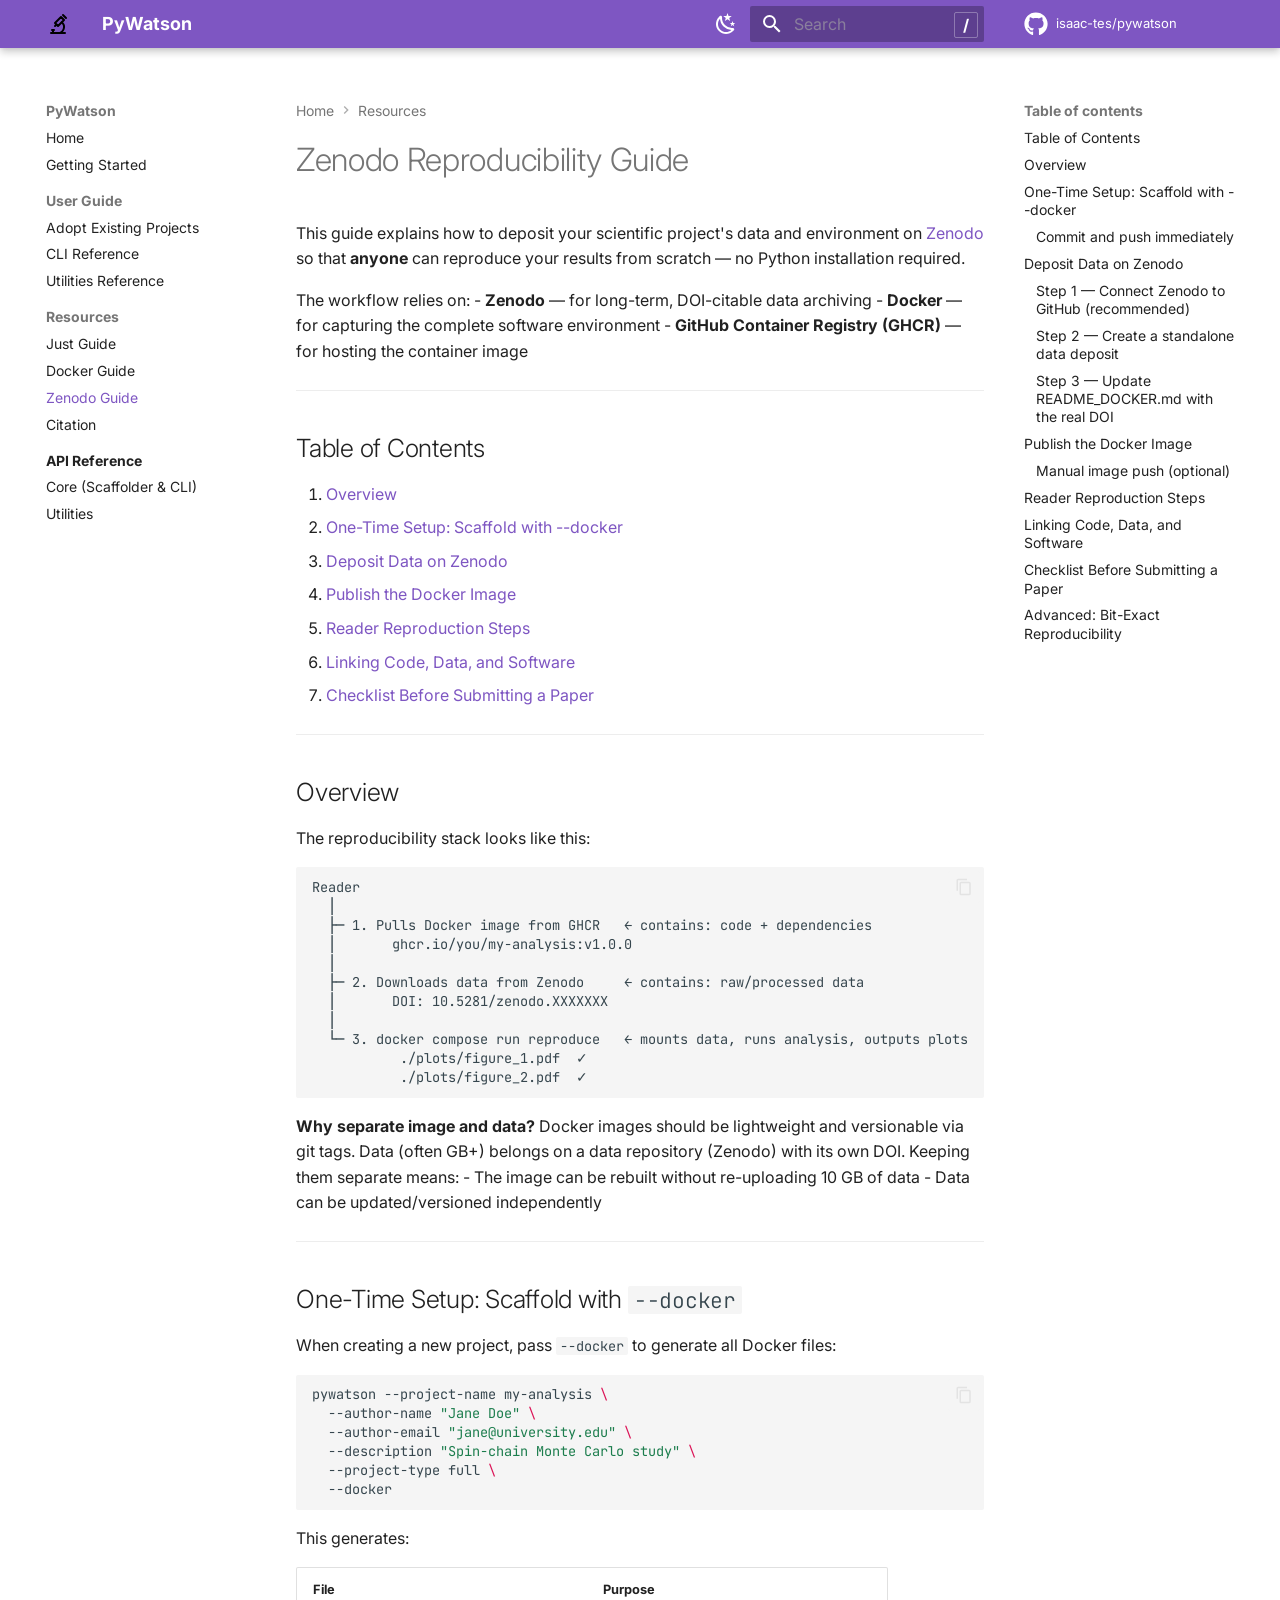
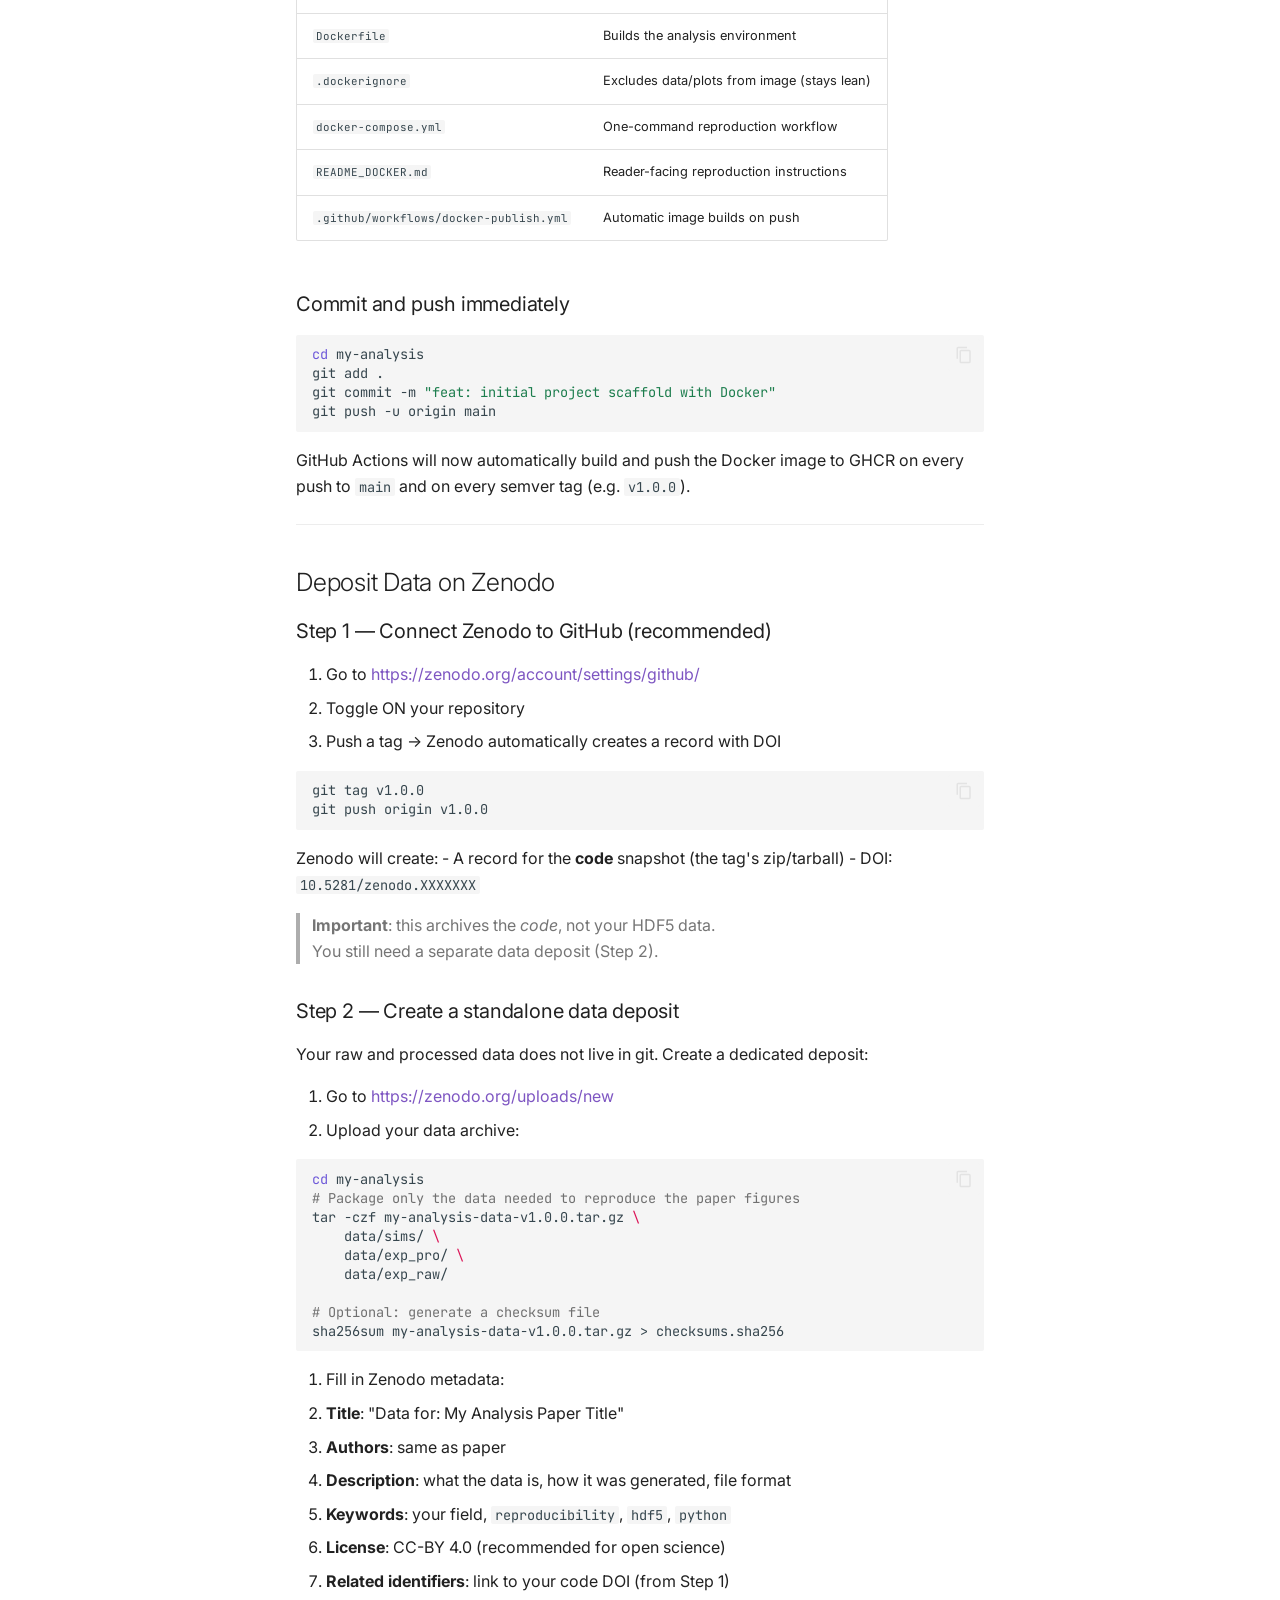
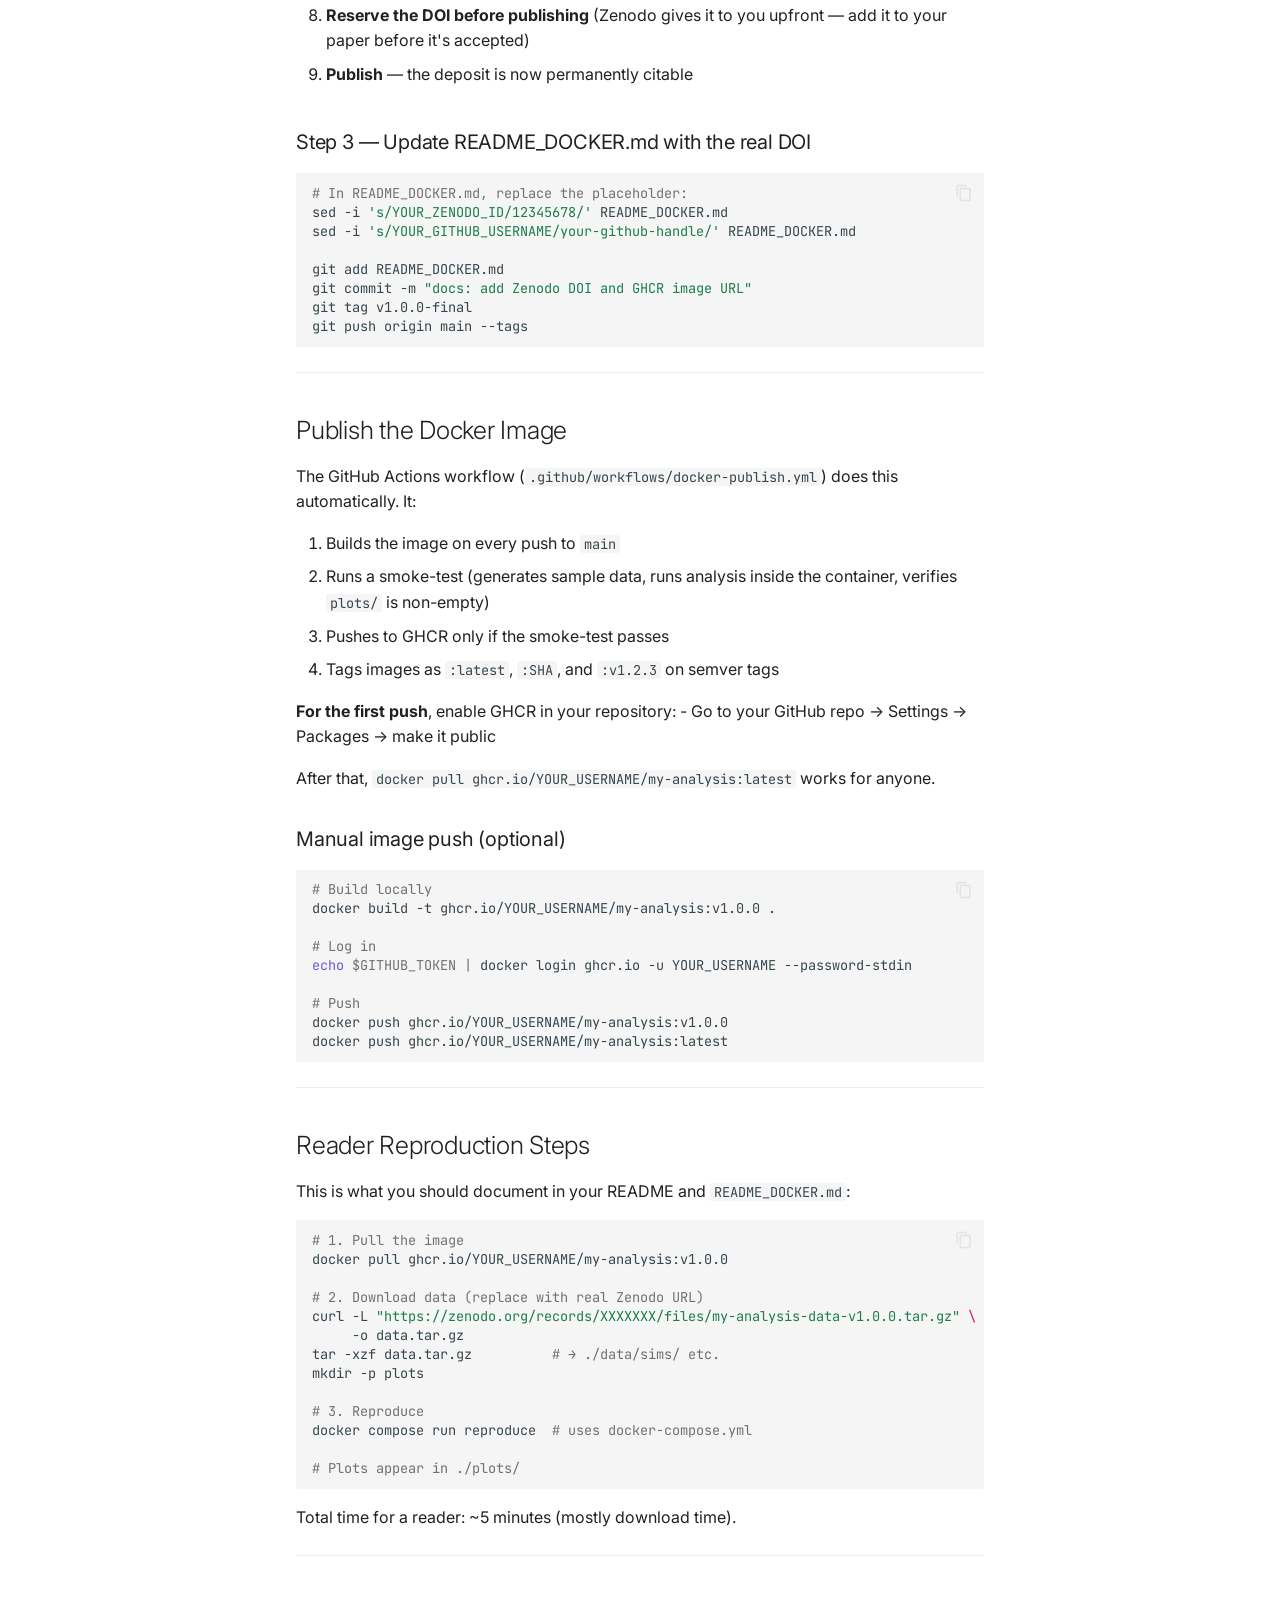
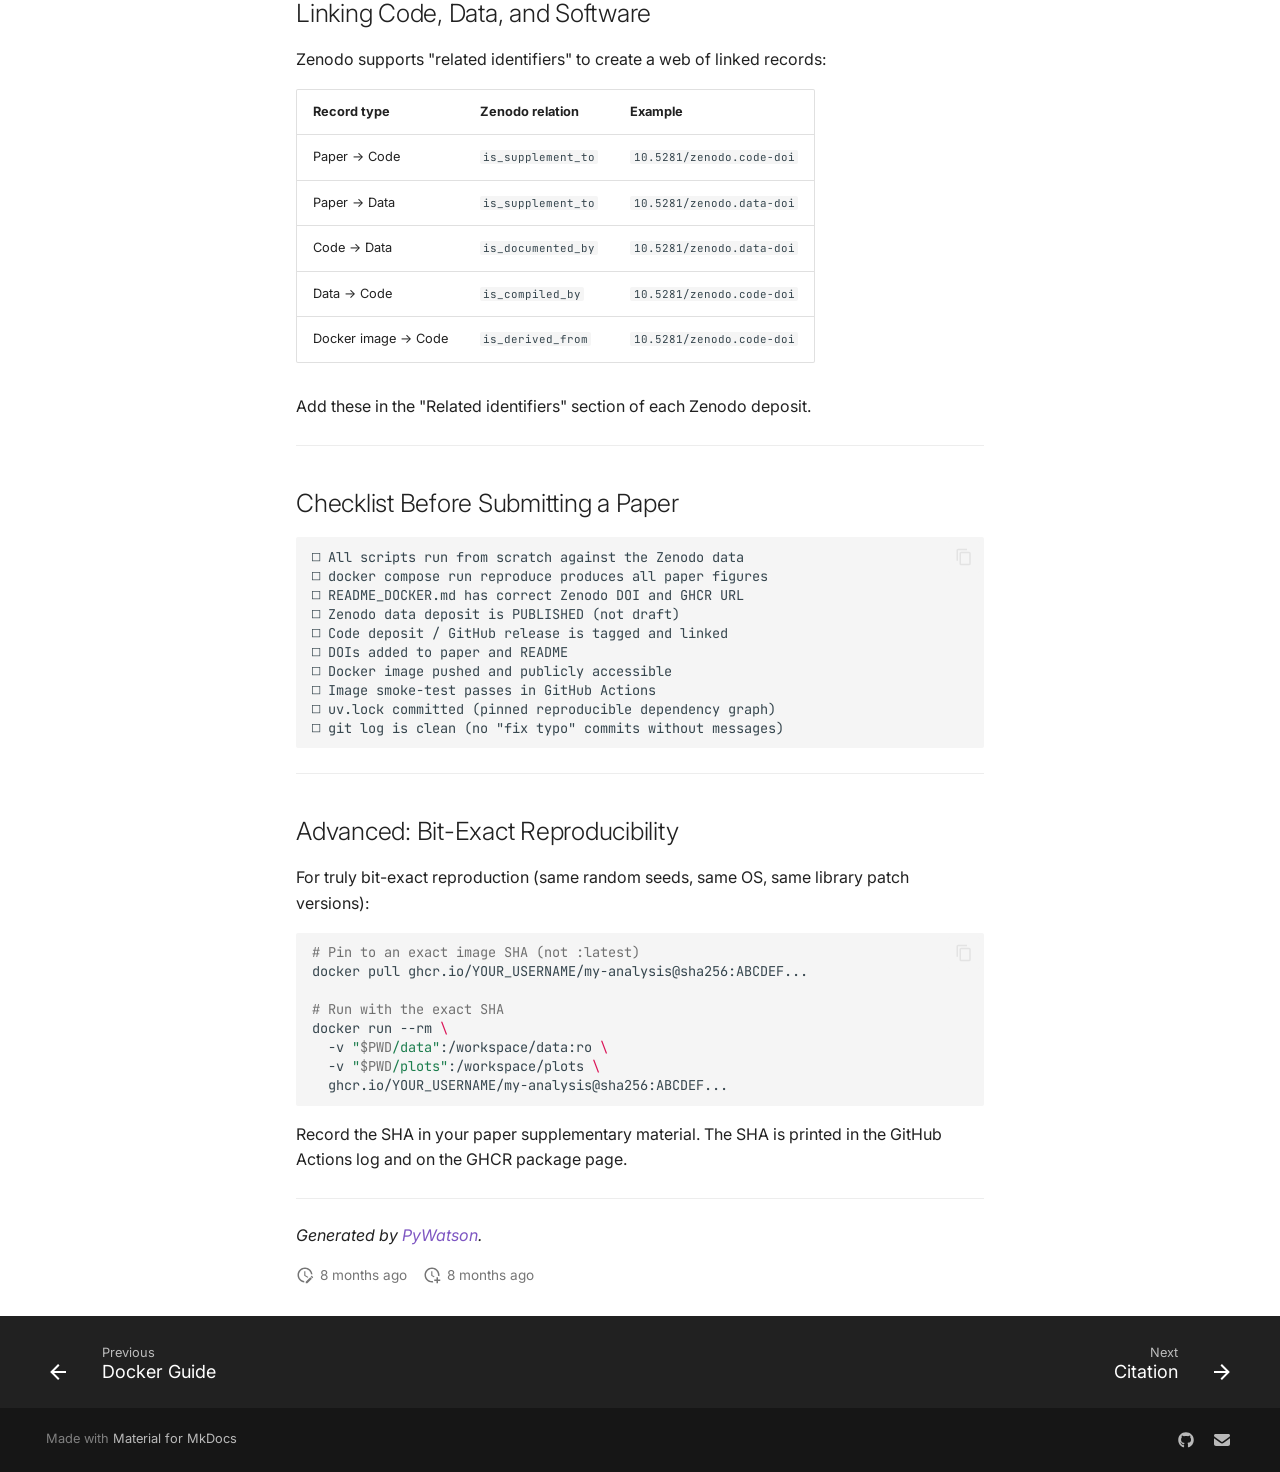
<file: ZENODO/index.html>
<!doctype html>
<html lang="en" class="no-js">
  <head>
    
      <meta charset="utf-8">
      <meta name="viewport" content="width=device-width,initial-scale=1">
      
        <meta name="description" content="A Python scientific project management tool — scaffold reproducible research projects with modern Python tooling.">
      
      
        <meta name="author" content="Isaac Tesfaye">
      
      
        <link rel="canonical" href="https://isaac-tes.github.io/pywatson/ZENODO/">
      
      
        <link rel="prev" href="../DOCKER_GUIDE/">
      
      
        <link rel="next" href="../citation/">
      
      
        
      
      
      <link rel="icon" href="../assets/logo.svg">
      <meta name="generator" content="mkdocs-1.6.1, mkdocs-material-9.7.7">
    
    
      
        <title>Zenodo Guide - PyWatson</title>
      
    
    
      <link rel="stylesheet" href="../assets/stylesheets/main.ec1eaa64.min.css">
      
        
        <link rel="stylesheet" href="../assets/stylesheets/palette.ab4e12ef.min.css">
      
      


    
    
      
    
    
      
        
        
        <link rel="preconnect" href="https://fonts.gstatic.com" crossorigin>
        <link rel="stylesheet" href="https://fonts.googleapis.com/css?family=Inter:300,300i,400,400i,700,700i%7CJetBrains+Mono:400,400i,700,700i&display=fallback">
        <style>:root{--md-text-font:"Inter";--md-code-font:"JetBrains Mono"}</style>
      
    
    
      <link rel="stylesheet" href="../assets/_mkdocstrings.css">
    
      <link rel="stylesheet" href="../css/timeago.css">
    
      <link rel="stylesheet" href="../stylesheets/extra.css">
    
    <script>__md_scope=new URL("..",location),__md_hash=e=>[...e].reduce(((e,_)=>(e<<5)-e+_.charCodeAt(0)),0),__md_get=(e,_=localStorage,t=__md_scope)=>JSON.parse(_.getItem(t.pathname+"."+e)),__md_set=(e,_,t=localStorage,a=__md_scope)=>{try{t.setItem(a.pathname+"."+e,JSON.stringify(_))}catch(e){}}</script>
    
      

    
    
  </head>
  
  
    
    
      
    
    
    
    
    <body dir="ltr" data-md-color-scheme="default" data-md-color-primary="deep-purple" data-md-color-accent="teal">
  
    
    <input class="md-toggle" data-md-toggle="drawer" type="checkbox" id="__drawer" autocomplete="off">
    <input class="md-toggle" data-md-toggle="search" type="checkbox" id="__search" autocomplete="off">
    <label class="md-overlay" for="__drawer"></label>
    <div data-md-component="skip">
      
        
        <a href="#zenodo-reproducibility-guide" class="md-skip">
          Skip to content
        </a>
      
    </div>
    <div data-md-component="announce">
      
    </div>
    
    
      

  

<header class="md-header md-header--shadow" data-md-component="header">
  <nav class="md-header__inner md-grid" aria-label="Header">
    <a href=".." title="PyWatson" class="md-header__button md-logo" aria-label="PyWatson" data-md-component="logo">
      
  <img src="../assets/logo.svg" alt="logo">

    </a>
    <label class="md-header__button md-icon" for="__drawer">
      
      <svg xmlns="http://www.w3.org/2000/svg" viewBox="0 0 24 24"><path d="M3 6h18v2H3zm0 5h18v2H3zm0 5h18v2H3z"/></svg>
    </label>
    <div class="md-header__title" data-md-component="header-title">
      <div class="md-header__ellipsis">
        <div class="md-header__topic">
          <span class="md-ellipsis">
            PyWatson
          </span>
        </div>
        <div class="md-header__topic" data-md-component="header-topic">
          <span class="md-ellipsis">
            
              Zenodo Guide
            
          </span>
        </div>
      </div>
    </div>
    
      
        <form class="md-header__option" data-md-component="palette">
  
    
    
    
    <input class="md-option" data-md-color-media="" data-md-color-scheme="default" data-md-color-primary="deep-purple" data-md-color-accent="teal"  aria-label="Switch to dark mode"  type="radio" name="__palette" id="__palette_0">
    
      <label class="md-header__button md-icon" title="Switch to dark mode" for="__palette_1" hidden>
        <svg xmlns="http://www.w3.org/2000/svg" viewBox="0 0 24 24"><path d="m17.75 4.09-2.53 1.94.91 3.06-2.63-1.81-2.63 1.81.91-3.06-2.53-1.94L12.44 4l1.06-3 1.06 3zm3.5 6.91-1.64 1.25.59 1.98-1.7-1.17-1.7 1.17.59-1.98L15.75 11l2.06-.05L18.5 9l.69 1.95zm-2.28 4.95c.83-.08 1.72 1.1 1.19 1.85-.32.45-.66.87-1.08 1.27C15.17 23 8.84 23 4.94 19.07c-3.91-3.9-3.91-10.24 0-14.14.4-.4.82-.76 1.27-1.08.75-.53 1.93.36 1.85 1.19-.27 2.86.69 5.83 2.89 8.02a9.96 9.96 0 0 0 8.02 2.89m-1.64 2.02a12.08 12.08 0 0 1-7.8-3.47c-2.17-2.19-3.33-5-3.49-7.82-2.81 3.14-2.7 7.96.31 10.98 3.02 3.01 7.84 3.12 10.98.31"/></svg>
      </label>
    
  
    
    
    
    <input class="md-option" data-md-color-media="" data-md-color-scheme="slate" data-md-color-primary="deep-purple" data-md-color-accent="teal"  aria-label="Switch to light mode"  type="radio" name="__palette" id="__palette_1">
    
      <label class="md-header__button md-icon" title="Switch to light mode" for="__palette_0" hidden>
        <svg xmlns="http://www.w3.org/2000/svg" viewBox="0 0 24 24"><path d="M12 7a5 5 0 0 1 5 5 5 5 0 0 1-5 5 5 5 0 0 1-5-5 5 5 0 0 1 5-5m0 2a3 3 0 0 0-3 3 3 3 0 0 0 3 3 3 3 0 0 0 3-3 3 3 0 0 0-3-3m0-7 2.39 3.42C13.65 5.15 12.84 5 12 5s-1.65.15-2.39.42zM3.34 7l4.16-.35A7.2 7.2 0 0 0 5.94 8.5c-.44.74-.69 1.5-.83 2.29zm.02 10 1.76-3.77a7.131 7.131 0 0 0 2.38 4.14zM20.65 7l-1.77 3.79a7.02 7.02 0 0 0-2.38-4.15zm-.01 10-4.14.36c.59-.51 1.12-1.14 1.54-1.86.42-.73.69-1.5.83-2.29zM12 22l-2.41-3.44c.74.27 1.55.44 2.41.44.82 0 1.63-.17 2.37-.44z"/></svg>
      </label>
    
  
</form>
      
    
    
      <script>var palette=__md_get("__palette");if(palette&&palette.color){if("(prefers-color-scheme)"===palette.color.media){var media=matchMedia("(prefers-color-scheme: light)"),input=document.querySelector(media.matches?"[data-md-color-media='(prefers-color-scheme: light)']":"[data-md-color-media='(prefers-color-scheme: dark)']");palette.color.media=input.getAttribute("data-md-color-media"),palette.color.scheme=input.getAttribute("data-md-color-scheme"),palette.color.primary=input.getAttribute("data-md-color-primary"),palette.color.accent=input.getAttribute("data-md-color-accent")}for(var[key,value]of Object.entries(palette.color))document.body.setAttribute("data-md-color-"+key,value)}</script>
    
    
    
      
      
        <label class="md-header__button md-icon" for="__search">
          
          <svg xmlns="http://www.w3.org/2000/svg" viewBox="0 0 24 24"><path d="M9.5 3A6.5 6.5 0 0 1 16 9.5c0 1.61-.59 3.09-1.56 4.23l.27.27h.79l5 5-1.5 1.5-5-5v-.79l-.27-.27A6.52 6.52 0 0 1 9.5 16 6.5 6.5 0 0 1 3 9.5 6.5 6.5 0 0 1 9.5 3m0 2C7 5 5 7 5 9.5S7 14 9.5 14 14 12 14 9.5 12 5 9.5 5"/></svg>
        </label>
        <div class="md-search" data-md-component="search" role="dialog">
  <label class="md-search__overlay" for="__search"></label>
  <div class="md-search__inner" role="search">
    <form class="md-search__form" name="search">
      <input type="text" class="md-search__input" name="query" aria-label="Search" placeholder="Search" autocapitalize="off" autocorrect="off" autocomplete="off" spellcheck="false" data-md-component="search-query" required>
      <label class="md-search__icon md-icon" for="__search">
        
        <svg xmlns="http://www.w3.org/2000/svg" viewBox="0 0 24 24"><path d="M9.5 3A6.5 6.5 0 0 1 16 9.5c0 1.61-.59 3.09-1.56 4.23l.27.27h.79l5 5-1.5 1.5-5-5v-.79l-.27-.27A6.52 6.52 0 0 1 9.5 16 6.5 6.5 0 0 1 3 9.5 6.5 6.5 0 0 1 9.5 3m0 2C7 5 5 7 5 9.5S7 14 9.5 14 14 12 14 9.5 12 5 9.5 5"/></svg>
        
        <svg xmlns="http://www.w3.org/2000/svg" viewBox="0 0 24 24"><path d="M20 11v2H8l5.5 5.5-1.42 1.42L4.16 12l7.92-7.92L13.5 5.5 8 11z"/></svg>
      </label>
      <nav class="md-search__options" aria-label="Search">
        
          <a href="javascript:void(0)" class="md-search__icon md-icon" title="Share" aria-label="Share" data-clipboard data-clipboard-text="" data-md-component="search-share" tabindex="-1">
            
            <svg xmlns="http://www.w3.org/2000/svg" viewBox="0 0 24 24"><path d="M18 16.08c-.76 0-1.44.3-1.96.77L8.91 12.7c.05-.23.09-.46.09-.7s-.04-.47-.09-.7l7.05-4.11c.54.5 1.25.81 2.04.81a3 3 0 0 0 3-3 3 3 0 0 0-3-3 3 3 0 0 0-3 3c0 .24.04.47.09.7L8.04 9.81C7.5 9.31 6.79 9 6 9a3 3 0 0 0-3 3 3 3 0 0 0 3 3c.79 0 1.5-.31 2.04-.81l7.12 4.15c-.05.21-.08.43-.08.66 0 1.61 1.31 2.91 2.92 2.91s2.92-1.3 2.92-2.91A2.92 2.92 0 0 0 18 16.08"/></svg>
          </a>
        
        <button type="reset" class="md-search__icon md-icon" title="Clear" aria-label="Clear" tabindex="-1">
          
          <svg xmlns="http://www.w3.org/2000/svg" viewBox="0 0 24 24"><path d="M19 6.41 17.59 5 12 10.59 6.41 5 5 6.41 10.59 12 5 17.59 6.41 19 12 13.41 17.59 19 19 17.59 13.41 12z"/></svg>
        </button>
      </nav>
      
        <div class="md-search__suggest" data-md-component="search-suggest"></div>
      
    </form>
    <div class="md-search__output">
      <div class="md-search__scrollwrap" tabindex="0" data-md-scrollfix>
        <div class="md-search-result" data-md-component="search-result">
          <div class="md-search-result__meta">
            Initializing search
          </div>
          <ol class="md-search-result__list" role="presentation"></ol>
        </div>
      </div>
    </div>
  </div>
</div>
      
    
    
      <div class="md-header__source">
        <a href="https://github.com/isaac-tes/pywatson" title="Go to repository" class="md-source" data-md-component="source">
  <div class="md-source__icon md-icon">
    
    <svg xmlns="http://www.w3.org/2000/svg" viewBox="0 0 512 512"><!--! Font Awesome Free 7.1.0 by @fontawesome - https://fontawesome.com License - https://fontawesome.com/license/free (Icons: CC BY 4.0, Fonts: SIL OFL 1.1, Code: MIT License) Copyright 2025 Fonticons, Inc.--><path d="M173.9 397.4c0 2-2.3 3.6-5.2 3.6-3.3.3-5.6-1.3-5.6-3.6 0-2 2.3-3.6 5.2-3.6 3-.3 5.6 1.3 5.6 3.6m-31.1-4.5c-.7 2 1.3 4.3 4.3 4.9 2.6 1 5.6 0 6.2-2s-1.3-4.3-4.3-5.2c-2.6-.7-5.5.3-6.2 2.3m44.2-1.7c-2.9.7-4.9 2.6-4.6 4.9.3 2 2.9 3.3 5.9 2.6 2.9-.7 4.9-2.6 4.6-4.6-.3-1.9-3-3.2-5.9-2.9M252.8 8C114.1 8 8 113.3 8 252c0 110.9 69.8 205.8 169.5 239.2 12.8 2.3 17.3-5.6 17.3-12.1 0-6.2-.3-40.4-.3-61.4 0 0-70 15-84.7-29.8 0 0-11.4-29.1-27.8-36.6 0 0-22.9-15.7 1.6-15.4 0 0 24.9 2 38.6 25.8 21.9 38.6 58.6 27.5 72.9 20.9 2.3-16 8.8-27.1 16-33.7-55.9-6.2-112.3-14.3-112.3-110.5 0-27.5 7.6-41.3 23.6-58.9-2.6-6.5-11.1-33.3 2.6-67.9 20.9-6.5 69 27 69 27 20-5.6 41.5-8.5 62.8-8.5s42.8 2.9 62.8 8.5c0 0 48.1-33.6 69-27 13.7 34.7 5.2 61.4 2.6 67.9 16 17.7 25.8 31.5 25.8 58.9 0 96.5-58.9 104.2-114.8 110.5 9.2 7.9 17 22.9 17 46.4 0 33.7-.3 75.4-.3 83.6 0 6.5 4.6 14.4 17.3 12.1C436.2 457.8 504 362.9 504 252 504 113.3 391.5 8 252.8 8M105.2 352.9c-1.3 1-1 3.3.7 5.2 1.6 1.6 3.9 2.3 5.2 1 1.3-1 1-3.3-.7-5.2-1.6-1.6-3.9-2.3-5.2-1m-10.8-8.1c-.7 1.3.3 2.9 2.3 3.9 1.6 1 3.6.7 4.3-.7.7-1.3-.3-2.9-2.3-3.9-2-.6-3.6-.3-4.3.7m32.4 35.6c-1.6 1.3-1 4.3 1.3 6.2 2.3 2.3 5.2 2.6 6.5 1 1.3-1.3.7-4.3-1.3-6.2-2.2-2.3-5.2-2.6-6.5-1m-11.4-14.7c-1.6 1-1.6 3.6 0 5.9s4.3 3.3 5.6 2.3c1.6-1.3 1.6-3.9 0-6.2-1.4-2.3-4-3.3-5.6-2"/></svg>
  </div>
  <div class="md-source__repository">
    isaac-tes/pywatson
  </div>
</a>
      </div>
    
  </nav>
  
</header>
    
    <div class="md-container" data-md-component="container">
      
      
        
          
        
      
      <main class="md-main" data-md-component="main">
        <div class="md-main__inner md-grid">
          
            
              
              <div class="md-sidebar md-sidebar--primary" data-md-component="sidebar" data-md-type="navigation" >
                <div class="md-sidebar__scrollwrap">
                  <div class="md-sidebar__inner">
                    



<nav class="md-nav md-nav--primary" aria-label="Navigation" data-md-level="0">
  <label class="md-nav__title" for="__drawer">
    <a href=".." title="PyWatson" class="md-nav__button md-logo" aria-label="PyWatson" data-md-component="logo">
      
  <img src="../assets/logo.svg" alt="logo">

    </a>
    PyWatson
  </label>
  
    <div class="md-nav__source">
      <a href="https://github.com/isaac-tes/pywatson" title="Go to repository" class="md-source" data-md-component="source">
  <div class="md-source__icon md-icon">
    
    <svg xmlns="http://www.w3.org/2000/svg" viewBox="0 0 512 512"><!--! Font Awesome Free 7.1.0 by @fontawesome - https://fontawesome.com License - https://fontawesome.com/license/free (Icons: CC BY 4.0, Fonts: SIL OFL 1.1, Code: MIT License) Copyright 2025 Fonticons, Inc.--><path d="M173.9 397.4c0 2-2.3 3.6-5.2 3.6-3.3.3-5.6-1.3-5.6-3.6 0-2 2.3-3.6 5.2-3.6 3-.3 5.6 1.3 5.6 3.6m-31.1-4.5c-.7 2 1.3 4.3 4.3 4.9 2.6 1 5.6 0 6.2-2s-1.3-4.3-4.3-5.2c-2.6-.7-5.5.3-6.2 2.3m44.2-1.7c-2.9.7-4.9 2.6-4.6 4.9.3 2 2.9 3.3 5.9 2.6 2.9-.7 4.9-2.6 4.6-4.6-.3-1.9-3-3.2-5.9-2.9M252.8 8C114.1 8 8 113.3 8 252c0 110.9 69.8 205.8 169.5 239.2 12.8 2.3 17.3-5.6 17.3-12.1 0-6.2-.3-40.4-.3-61.4 0 0-70 15-84.7-29.8 0 0-11.4-29.1-27.8-36.6 0 0-22.9-15.7 1.6-15.4 0 0 24.9 2 38.6 25.8 21.9 38.6 58.6 27.5 72.9 20.9 2.3-16 8.8-27.1 16-33.7-55.9-6.2-112.3-14.3-112.3-110.5 0-27.5 7.6-41.3 23.6-58.9-2.6-6.5-11.1-33.3 2.6-67.9 20.9-6.5 69 27 69 27 20-5.6 41.5-8.5 62.8-8.5s42.8 2.9 62.8 8.5c0 0 48.1-33.6 69-27 13.7 34.7 5.2 61.4 2.6 67.9 16 17.7 25.8 31.5 25.8 58.9 0 96.5-58.9 104.2-114.8 110.5 9.2 7.9 17 22.9 17 46.4 0 33.7-.3 75.4-.3 83.6 0 6.5 4.6 14.4 17.3 12.1C436.2 457.8 504 362.9 504 252 504 113.3 391.5 8 252.8 8M105.2 352.9c-1.3 1-1 3.3.7 5.2 1.6 1.6 3.9 2.3 5.2 1 1.3-1 1-3.3-.7-5.2-1.6-1.6-3.9-2.3-5.2-1m-10.8-8.1c-.7 1.3.3 2.9 2.3 3.9 1.6 1 3.6.7 4.3-.7.7-1.3-.3-2.9-2.3-3.9-2-.6-3.6-.3-4.3.7m32.4 35.6c-1.6 1.3-1 4.3 1.3 6.2 2.3 2.3 5.2 2.6 6.5 1 1.3-1.3.7-4.3-1.3-6.2-2.2-2.3-5.2-2.6-6.5-1m-11.4-14.7c-1.6 1-1.6 3.6 0 5.9s4.3 3.3 5.6 2.3c1.6-1.3 1.6-3.9 0-6.2-1.4-2.3-4-3.3-5.6-2"/></svg>
  </div>
  <div class="md-source__repository">
    isaac-tes/pywatson
  </div>
</a>
    </div>
  
  <ul class="md-nav__list" data-md-scrollfix>
    
      
      
  
  
  
  
    <li class="md-nav__item">
      <a href=".." class="md-nav__link">
        
  
  
  <span class="md-ellipsis">
    
  
    Home
  

    
  </span>
  
  

      </a>
    </li>
  

    
      
      
  
  
  
  
    <li class="md-nav__item">
      <a href="../QUICKSTART/" class="md-nav__link">
        
  
  
  <span class="md-ellipsis">
    
  
    Getting Started
  

    
  </span>
  
  

      </a>
    </li>
  

    
      
      
  
  
  
  
    
    
      
        
      
        
      
        
      
    
    
    
      
        
        
      
    
    
    <li class="md-nav__item md-nav__item--section md-nav__item--nested">
      
        
        
        <input class="md-nav__toggle md-toggle " type="checkbox" id="__nav_3" >
        
          
          <label class="md-nav__link" for="__nav_3" id="__nav_3_label" tabindex="">
            
  
  
  <span class="md-ellipsis">
    
  
    User Guide
  

    
  </span>
  
  

            <span class="md-nav__icon md-icon"></span>
          </label>
        
        <nav class="md-nav" data-md-level="1" aria-labelledby="__nav_3_label" aria-expanded="false">
          <label class="md-nav__title" for="__nav_3">
            <span class="md-nav__icon md-icon"></span>
            
  
    User Guide
  

          </label>
          <ul class="md-nav__list" data-md-scrollfix>
            
              
                
  
  
  
  
    <li class="md-nav__item">
      <a href="../ADOPT_GUIDE/" class="md-nav__link">
        
  
  
  <span class="md-ellipsis">
    
  
    Adopt Existing Projects
  

    
  </span>
  
  

      </a>
    </li>
  

              
            
              
                
  
  
  
  
    <li class="md-nav__item">
      <a href="../CLI/" class="md-nav__link">
        
  
  
  <span class="md-ellipsis">
    
  
    CLI Reference
  

    
  </span>
  
  

      </a>
    </li>
  

              
            
              
                
  
  
  
  
    <li class="md-nav__item">
      <a href="../UTILITIES/" class="md-nav__link">
        
  
  
  <span class="md-ellipsis">
    
  
    Utilities Reference
  

    
  </span>
  
  

      </a>
    </li>
  

              
            
          </ul>
        </nav>
      
    </li>
  

    
      
      
  
  
    
  
  
  
    
    
      
        
      
        
      
        
      
        
      
    
    
    
      
        
        
      
    
    
    <li class="md-nav__item md-nav__item--active md-nav__item--section md-nav__item--nested">
      
        
        
        <input class="md-nav__toggle md-toggle " type="checkbox" id="__nav_4" checked>
        
          
          <label class="md-nav__link" for="__nav_4" id="__nav_4_label" tabindex="">
            
  
  
  <span class="md-ellipsis">
    
  
    Resources
  

    
  </span>
  
  

            <span class="md-nav__icon md-icon"></span>
          </label>
        
        <nav class="md-nav" data-md-level="1" aria-labelledby="__nav_4_label" aria-expanded="true">
          <label class="md-nav__title" for="__nav_4">
            <span class="md-nav__icon md-icon"></span>
            
  
    Resources
  

          </label>
          <ul class="md-nav__list" data-md-scrollfix>
            
              
                
  
  
  
  
    <li class="md-nav__item">
      <a href="../JUST_GUIDE/" class="md-nav__link">
        
  
  
  <span class="md-ellipsis">
    
  
    Just Guide
  

    
  </span>
  
  

      </a>
    </li>
  

              
            
              
                
  
  
  
  
    <li class="md-nav__item">
      <a href="../DOCKER_GUIDE/" class="md-nav__link">
        
  
  
  <span class="md-ellipsis">
    
  
    Docker Guide
  

    
  </span>
  
  

      </a>
    </li>
  

              
            
              
                
  
  
    
  
  
  
    <li class="md-nav__item md-nav__item--active">
      
      <input class="md-nav__toggle md-toggle" type="checkbox" id="__toc">
      
      
        
      
      
        <label class="md-nav__link md-nav__link--active" for="__toc">
          
  
  
  <span class="md-ellipsis">
    
  
    Zenodo Guide
  

    
  </span>
  
  

          <span class="md-nav__icon md-icon"></span>
        </label>
      
      <a href="./" class="md-nav__link md-nav__link--active">
        
  
  
  <span class="md-ellipsis">
    
  
    Zenodo Guide
  

    
  </span>
  
  

      </a>
      
        

<nav class="md-nav md-nav--secondary" aria-label="Table of contents">
  
  
  
    
  
  
    <label class="md-nav__title" for="__toc">
      <span class="md-nav__icon md-icon"></span>
      Table of contents
    </label>
    <ul class="md-nav__list" data-md-component="toc" data-md-scrollfix>
      
        <li class="md-nav__item">
  <a href="#table-of-contents" class="md-nav__link">
    <span class="md-ellipsis">
      
        Table of Contents
      
    </span>
  </a>
  
</li>
      
        <li class="md-nav__item">
  <a href="#overview" class="md-nav__link">
    <span class="md-ellipsis">
      
        Overview
      
    </span>
  </a>
  
</li>
      
        <li class="md-nav__item">
  <a href="#one-time-setup-scaffold-with-docker" class="md-nav__link">
    <span class="md-ellipsis">
      
        One-Time Setup: Scaffold with --docker
      
    </span>
  </a>
  
    <nav class="md-nav" aria-label="One-Time Setup: Scaffold with --docker">
      <ul class="md-nav__list">
        
          <li class="md-nav__item">
  <a href="#commit-and-push-immediately" class="md-nav__link">
    <span class="md-ellipsis">
      
        Commit and push immediately
      
    </span>
  </a>
  
</li>
        
      </ul>
    </nav>
  
</li>
      
        <li class="md-nav__item">
  <a href="#deposit-data-on-zenodo" class="md-nav__link">
    <span class="md-ellipsis">
      
        Deposit Data on Zenodo
      
    </span>
  </a>
  
    <nav class="md-nav" aria-label="Deposit Data on Zenodo">
      <ul class="md-nav__list">
        
          <li class="md-nav__item">
  <a href="#step-1-connect-zenodo-to-github-recommended" class="md-nav__link">
    <span class="md-ellipsis">
      
        Step 1 — Connect Zenodo to GitHub (recommended)
      
    </span>
  </a>
  
</li>
        
          <li class="md-nav__item">
  <a href="#step-2-create-a-standalone-data-deposit" class="md-nav__link">
    <span class="md-ellipsis">
      
        Step 2 — Create a standalone data deposit
      
    </span>
  </a>
  
</li>
        
          <li class="md-nav__item">
  <a href="#step-3-update-readme_dockermd-with-the-real-doi" class="md-nav__link">
    <span class="md-ellipsis">
      
        Step 3 — Update README_DOCKER.md with the real DOI
      
    </span>
  </a>
  
</li>
        
      </ul>
    </nav>
  
</li>
      
        <li class="md-nav__item">
  <a href="#publish-the-docker-image" class="md-nav__link">
    <span class="md-ellipsis">
      
        Publish the Docker Image
      
    </span>
  </a>
  
    <nav class="md-nav" aria-label="Publish the Docker Image">
      <ul class="md-nav__list">
        
          <li class="md-nav__item">
  <a href="#manual-image-push-optional" class="md-nav__link">
    <span class="md-ellipsis">
      
        Manual image push (optional)
      
    </span>
  </a>
  
</li>
        
      </ul>
    </nav>
  
</li>
      
        <li class="md-nav__item">
  <a href="#reader-reproduction-steps" class="md-nav__link">
    <span class="md-ellipsis">
      
        Reader Reproduction Steps
      
    </span>
  </a>
  
</li>
      
        <li class="md-nav__item">
  <a href="#linking-code-data-and-software" class="md-nav__link">
    <span class="md-ellipsis">
      
        Linking Code, Data, and Software
      
    </span>
  </a>
  
</li>
      
        <li class="md-nav__item">
  <a href="#checklist-before-submitting-a-paper" class="md-nav__link">
    <span class="md-ellipsis">
      
        Checklist Before Submitting a Paper
      
    </span>
  </a>
  
</li>
      
        <li class="md-nav__item">
  <a href="#advanced-bit-exact-reproducibility" class="md-nav__link">
    <span class="md-ellipsis">
      
        Advanced: Bit-Exact Reproducibility
      
    </span>
  </a>
  
</li>
      
    </ul>
  
</nav>
      
    </li>
  

              
            
              
                
  
  
  
  
    <li class="md-nav__item">
      <a href="../citation/" class="md-nav__link">
        
  
  
  <span class="md-ellipsis">
    
  
    Citation
  

    
  </span>
  
  

      </a>
    </li>
  

              
            
          </ul>
        </nav>
      
    </li>
  

    
      
      
  
  
  
  
    
    
      
        
          
        
      
        
      
        
      
    
    
    
      
        
        
      
    
    
    <li class="md-nav__item md-nav__item--section md-nav__item--nested">
      
        
        
        <input class="md-nav__toggle md-toggle " type="checkbox" id="__nav_5" >
        
          
          <div class="md-nav__link md-nav__container">
            <a href="../api/" class="md-nav__link ">
              
  
  
  <span class="md-ellipsis">
    
  
    API Reference
  

    
  </span>
  
  

            </a>
            
              
              <label class="md-nav__link " for="__nav_5" id="__nav_5_label" tabindex="">
                <span class="md-nav__icon md-icon"></span>
              </label>
            
          </div>
        
        <nav class="md-nav" data-md-level="1" aria-labelledby="__nav_5_label" aria-expanded="false">
          <label class="md-nav__title" for="__nav_5">
            <span class="md-nav__icon md-icon"></span>
            
  
    API Reference
  

          </label>
          <ul class="md-nav__list" data-md-scrollfix>
            
              
            
              
                
  
  
  
  
    <li class="md-nav__item">
      <a href="../api/core/" class="md-nav__link">
        
  
  
  <span class="md-ellipsis">
    
  
    Core (Scaffolder & CLI)
  

    
  </span>
  
  

      </a>
    </li>
  

              
            
              
                
  
  
  
  
    <li class="md-nav__item">
      <a href="../api/utils/" class="md-nav__link">
        
  
  
  <span class="md-ellipsis">
    
  
    Utilities
  

    
  </span>
  
  

      </a>
    </li>
  

              
            
          </ul>
        </nav>
      
    </li>
  

    
  </ul>
</nav>
                  </div>
                </div>
              </div>
            
            
              
              <div class="md-sidebar md-sidebar--secondary" data-md-component="sidebar" data-md-type="toc" >
                <div class="md-sidebar__scrollwrap">
                  <div class="md-sidebar__inner">
                    

<nav class="md-nav md-nav--secondary" aria-label="Table of contents">
  
  
  
    
  
  
    <label class="md-nav__title" for="__toc">
      <span class="md-nav__icon md-icon"></span>
      Table of contents
    </label>
    <ul class="md-nav__list" data-md-component="toc" data-md-scrollfix>
      
        <li class="md-nav__item">
  <a href="#table-of-contents" class="md-nav__link">
    <span class="md-ellipsis">
      
        Table of Contents
      
    </span>
  </a>
  
</li>
      
        <li class="md-nav__item">
  <a href="#overview" class="md-nav__link">
    <span class="md-ellipsis">
      
        Overview
      
    </span>
  </a>
  
</li>
      
        <li class="md-nav__item">
  <a href="#one-time-setup-scaffold-with-docker" class="md-nav__link">
    <span class="md-ellipsis">
      
        One-Time Setup: Scaffold with --docker
      
    </span>
  </a>
  
    <nav class="md-nav" aria-label="One-Time Setup: Scaffold with --docker">
      <ul class="md-nav__list">
        
          <li class="md-nav__item">
  <a href="#commit-and-push-immediately" class="md-nav__link">
    <span class="md-ellipsis">
      
        Commit and push immediately
      
    </span>
  </a>
  
</li>
        
      </ul>
    </nav>
  
</li>
      
        <li class="md-nav__item">
  <a href="#deposit-data-on-zenodo" class="md-nav__link">
    <span class="md-ellipsis">
      
        Deposit Data on Zenodo
      
    </span>
  </a>
  
    <nav class="md-nav" aria-label="Deposit Data on Zenodo">
      <ul class="md-nav__list">
        
          <li class="md-nav__item">
  <a href="#step-1-connect-zenodo-to-github-recommended" class="md-nav__link">
    <span class="md-ellipsis">
      
        Step 1 — Connect Zenodo to GitHub (recommended)
      
    </span>
  </a>
  
</li>
        
          <li class="md-nav__item">
  <a href="#step-2-create-a-standalone-data-deposit" class="md-nav__link">
    <span class="md-ellipsis">
      
        Step 2 — Create a standalone data deposit
      
    </span>
  </a>
  
</li>
        
          <li class="md-nav__item">
  <a href="#step-3-update-readme_dockermd-with-the-real-doi" class="md-nav__link">
    <span class="md-ellipsis">
      
        Step 3 — Update README_DOCKER.md with the real DOI
      
    </span>
  </a>
  
</li>
        
      </ul>
    </nav>
  
</li>
      
        <li class="md-nav__item">
  <a href="#publish-the-docker-image" class="md-nav__link">
    <span class="md-ellipsis">
      
        Publish the Docker Image
      
    </span>
  </a>
  
    <nav class="md-nav" aria-label="Publish the Docker Image">
      <ul class="md-nav__list">
        
          <li class="md-nav__item">
  <a href="#manual-image-push-optional" class="md-nav__link">
    <span class="md-ellipsis">
      
        Manual image push (optional)
      
    </span>
  </a>
  
</li>
        
      </ul>
    </nav>
  
</li>
      
        <li class="md-nav__item">
  <a href="#reader-reproduction-steps" class="md-nav__link">
    <span class="md-ellipsis">
      
        Reader Reproduction Steps
      
    </span>
  </a>
  
</li>
      
        <li class="md-nav__item">
  <a href="#linking-code-data-and-software" class="md-nav__link">
    <span class="md-ellipsis">
      
        Linking Code, Data, and Software
      
    </span>
  </a>
  
</li>
      
        <li class="md-nav__item">
  <a href="#checklist-before-submitting-a-paper" class="md-nav__link">
    <span class="md-ellipsis">
      
        Checklist Before Submitting a Paper
      
    </span>
  </a>
  
</li>
      
        <li class="md-nav__item">
  <a href="#advanced-bit-exact-reproducibility" class="md-nav__link">
    <span class="md-ellipsis">
      
        Advanced: Bit-Exact Reproducibility
      
    </span>
  </a>
  
</li>
      
    </ul>
  
</nav>
                  </div>
                </div>
              </div>
            
          
          
            <div class="md-content" data-md-component="content">
              
                



  


  <nav class="md-path" aria-label="Navigation" >
    <ol class="md-path__list">
      
        
  
  
    <li class="md-path__item">
      <a href=".." class="md-path__link">
        
  <span class="md-ellipsis">
    Home
  </span>

      </a>
    </li>
  

      
      
        
  
  
    
    
      <li class="md-path__item">
        <a href="../JUST_GUIDE/" class="md-path__link">
          
  <span class="md-ellipsis">
    Resources
  </span>

        </a>
      </li>
    
  

      
    </ol>
  </nav>

              
              <article class="md-content__inner md-typeset">
                
                  


  
  


<h1 id="zenodo-reproducibility-guide">Zenodo Reproducibility Guide<a class="headerlink" href="#zenodo-reproducibility-guide" title="Permanent link">&para;</a></h1>
<p>This guide explains how to deposit your scientific project's data and
environment on <a href="https://zenodo.org">Zenodo</a> so that <strong>anyone</strong> can reproduce
your results from scratch — no Python installation required.</p>
<p>The workflow relies on:
- <strong>Zenodo</strong> — for long-term, DOI-citable data archiving
- <strong>Docker</strong> — for capturing the complete software environment
- <strong>GitHub Container Registry (GHCR)</strong> — for hosting the container image</p>
<hr />
<h2 id="table-of-contents">Table of Contents<a class="headerlink" href="#table-of-contents" title="Permanent link">&para;</a></h2>
<ol>
<li><a href="#overview">Overview</a></li>
<li><a href="#one-time-setup-scaffold-with-docker">One-Time Setup: Scaffold with --docker</a></li>
<li><a href="#deposit-data-on-zenodo">Deposit Data on Zenodo</a></li>
<li><a href="#publish-the-docker-image">Publish the Docker Image</a></li>
<li><a href="#reader-reproduction-steps">Reader Reproduction Steps</a></li>
<li><a href="#linking-code-data-and-software">Linking Code, Data, and Software</a></li>
<li><a href="#checklist-before-submitting-a-paper">Checklist Before Submitting a Paper</a></li>
</ol>
<hr />
<h2 id="overview">Overview<a class="headerlink" href="#overview" title="Permanent link">&para;</a></h2>
<p>The reproducibility stack looks like this:</p>
<div class="language-text highlight"><pre><span></span><code><span id="__span-0-1"><a id="__codelineno-0-1" name="__codelineno-0-1" href="#__codelineno-0-1"></a>Reader
</span><span id="__span-0-2"><a id="__codelineno-0-2" name="__codelineno-0-2" href="#__codelineno-0-2"></a>  │
</span><span id="__span-0-3"><a id="__codelineno-0-3" name="__codelineno-0-3" href="#__codelineno-0-3"></a>  ├─ 1. Pulls Docker image from GHCR   ← contains: code + dependencies
</span><span id="__span-0-4"><a id="__codelineno-0-4" name="__codelineno-0-4" href="#__codelineno-0-4"></a>  │       ghcr.io/you/my-analysis:v1.0.0
</span><span id="__span-0-5"><a id="__codelineno-0-5" name="__codelineno-0-5" href="#__codelineno-0-5"></a>  │
</span><span id="__span-0-6"><a id="__codelineno-0-6" name="__codelineno-0-6" href="#__codelineno-0-6"></a>  ├─ 2. Downloads data from Zenodo     ← contains: raw/processed data
</span><span id="__span-0-7"><a id="__codelineno-0-7" name="__codelineno-0-7" href="#__codelineno-0-7"></a>  │       DOI: 10.5281/zenodo.XXXXXXX
</span><span id="__span-0-8"><a id="__codelineno-0-8" name="__codelineno-0-8" href="#__codelineno-0-8"></a>  │
</span><span id="__span-0-9"><a id="__codelineno-0-9" name="__codelineno-0-9" href="#__codelineno-0-9"></a>  └─ 3. docker compose run reproduce   ← mounts data, runs analysis, outputs plots
</span><span id="__span-0-10"><a id="__codelineno-0-10" name="__codelineno-0-10" href="#__codelineno-0-10"></a>           ./plots/figure_1.pdf  ✓
</span><span id="__span-0-11"><a id="__codelineno-0-11" name="__codelineno-0-11" href="#__codelineno-0-11"></a>           ./plots/figure_2.pdf  ✓
</span></code></pre></div>
<p><strong>Why separate image and data?</strong>
Docker images should be lightweight and versionable via git tags.
Data (often GB+) belongs on a data repository (Zenodo) with its own DOI.
Keeping them separate means:
- The image can be rebuilt without re-uploading 10 GB of data
- Data can be updated/versioned independently</p>
<hr />
<h2 id="one-time-setup-scaffold-with-docker">One-Time Setup: Scaffold with <code>--docker</code><a class="headerlink" href="#one-time-setup-scaffold-with-docker" title="Permanent link">&para;</a></h2>
<p>When creating a new project, pass <code>--docker</code> to generate all Docker files:</p>
<div class="language-bash highlight"><pre><span></span><code><span id="__span-1-1"><a id="__codelineno-1-1" name="__codelineno-1-1" href="#__codelineno-1-1"></a>pywatson<span class="w"> </span>--project-name<span class="w"> </span>my-analysis<span class="w"> </span><span class="se">\</span>
</span><span id="__span-1-2"><a id="__codelineno-1-2" name="__codelineno-1-2" href="#__codelineno-1-2"></a><span class="w">  </span>--author-name<span class="w"> </span><span class="s2">&quot;Jane Doe&quot;</span><span class="w"> </span><span class="se">\</span>
</span><span id="__span-1-3"><a id="__codelineno-1-3" name="__codelineno-1-3" href="#__codelineno-1-3"></a><span class="w">  </span>--author-email<span class="w"> </span><span class="s2">&quot;jane@university.edu&quot;</span><span class="w"> </span><span class="se">\</span>
</span><span id="__span-1-4"><a id="__codelineno-1-4" name="__codelineno-1-4" href="#__codelineno-1-4"></a><span class="w">  </span>--description<span class="w"> </span><span class="s2">&quot;Spin-chain Monte Carlo study&quot;</span><span class="w"> </span><span class="se">\</span>
</span><span id="__span-1-5"><a id="__codelineno-1-5" name="__codelineno-1-5" href="#__codelineno-1-5"></a><span class="w">  </span>--project-type<span class="w"> </span>full<span class="w"> </span><span class="se">\</span>
</span><span id="__span-1-6"><a id="__codelineno-1-6" name="__codelineno-1-6" href="#__codelineno-1-6"></a><span class="w">  </span>--docker
</span></code></pre></div>
<p>This generates:</p>
<table>
<thead>
<tr>
<th>File</th>
<th>Purpose</th>
</tr>
</thead>
<tbody>
<tr>
<td><code>Dockerfile</code></td>
<td>Builds the analysis environment</td>
</tr>
<tr>
<td><code>.dockerignore</code></td>
<td>Excludes data/plots from image (stays lean)</td>
</tr>
<tr>
<td><code>docker-compose.yml</code></td>
<td>One-command reproduction workflow</td>
</tr>
<tr>
<td><code>README_DOCKER.md</code></td>
<td>Reader-facing reproduction instructions</td>
</tr>
<tr>
<td><code>.github/workflows/docker-publish.yml</code></td>
<td>Automatic image builds on push</td>
</tr>
</tbody>
</table>
<h3 id="commit-and-push-immediately">Commit and push immediately<a class="headerlink" href="#commit-and-push-immediately" title="Permanent link">&para;</a></h3>
<div class="language-bash highlight"><pre><span></span><code><span id="__span-2-1"><a id="__codelineno-2-1" name="__codelineno-2-1" href="#__codelineno-2-1"></a><span class="nb">cd</span><span class="w"> </span>my-analysis
</span><span id="__span-2-2"><a id="__codelineno-2-2" name="__codelineno-2-2" href="#__codelineno-2-2"></a>git<span class="w"> </span>add<span class="w"> </span>.
</span><span id="__span-2-3"><a id="__codelineno-2-3" name="__codelineno-2-3" href="#__codelineno-2-3"></a>git<span class="w"> </span>commit<span class="w"> </span>-m<span class="w"> </span><span class="s2">&quot;feat: initial project scaffold with Docker&quot;</span>
</span><span id="__span-2-4"><a id="__codelineno-2-4" name="__codelineno-2-4" href="#__codelineno-2-4"></a>git<span class="w"> </span>push<span class="w"> </span>-u<span class="w"> </span>origin<span class="w"> </span>main
</span></code></pre></div>
<p>GitHub Actions will now automatically build and push the Docker image to GHCR
on every push to <code>main</code> and on every semver tag (e.g. <code>v1.0.0</code>).</p>
<hr />
<h2 id="deposit-data-on-zenodo">Deposit Data on Zenodo<a class="headerlink" href="#deposit-data-on-zenodo" title="Permanent link">&para;</a></h2>
<h3 id="step-1-connect-zenodo-to-github-recommended">Step 1 — Connect Zenodo to GitHub (recommended)<a class="headerlink" href="#step-1-connect-zenodo-to-github-recommended" title="Permanent link">&para;</a></h3>
<ol>
<li>Go to <a href="https://zenodo.org/account/settings/github/">https://zenodo.org/account/settings/github/</a></li>
<li>Toggle ON your repository</li>
<li>Push a tag → Zenodo automatically creates a record with DOI</li>
</ol>
<div class="language-bash highlight"><pre><span></span><code><span id="__span-3-1"><a id="__codelineno-3-1" name="__codelineno-3-1" href="#__codelineno-3-1"></a>git<span class="w"> </span>tag<span class="w"> </span>v1.0.0
</span><span id="__span-3-2"><a id="__codelineno-3-2" name="__codelineno-3-2" href="#__codelineno-3-2"></a>git<span class="w"> </span>push<span class="w"> </span>origin<span class="w"> </span>v1.0.0
</span></code></pre></div>
<p>Zenodo will create:
- A record for the <strong>code</strong> snapshot (the tag's zip/tarball)
- DOI: <code>10.5281/zenodo.XXXXXXX</code></p>
<blockquote>
<p><strong>Important</strong>: this archives the <em>code</em>, not your HDF5 data.<br />
You still need a separate data deposit (Step 2).</p>
</blockquote>
<h3 id="step-2-create-a-standalone-data-deposit">Step 2 — Create a standalone data deposit<a class="headerlink" href="#step-2-create-a-standalone-data-deposit" title="Permanent link">&para;</a></h3>
<p>Your raw and processed data does not live in git. Create a dedicated deposit:</p>
<ol>
<li>Go to <a href="https://zenodo.org/uploads/new">https://zenodo.org/uploads/new</a></li>
<li>Upload your data archive:</li>
</ol>
<div class="language-bash highlight"><pre><span></span><code><span id="__span-4-1"><a id="__codelineno-4-1" name="__codelineno-4-1" href="#__codelineno-4-1"></a><span class="nb">cd</span><span class="w"> </span>my-analysis
</span><span id="__span-4-2"><a id="__codelineno-4-2" name="__codelineno-4-2" href="#__codelineno-4-2"></a><span class="c1"># Package only the data needed to reproduce the paper figures</span>
</span><span id="__span-4-3"><a id="__codelineno-4-3" name="__codelineno-4-3" href="#__codelineno-4-3"></a>tar<span class="w"> </span>-czf<span class="w"> </span>my-analysis-data-v1.0.0.tar.gz<span class="w"> </span><span class="se">\</span>
</span><span id="__span-4-4"><a id="__codelineno-4-4" name="__codelineno-4-4" href="#__codelineno-4-4"></a><span class="w">    </span>data/sims/<span class="w"> </span><span class="se">\</span>
</span><span id="__span-4-5"><a id="__codelineno-4-5" name="__codelineno-4-5" href="#__codelineno-4-5"></a><span class="w">    </span>data/exp_pro/<span class="w"> </span><span class="se">\</span>
</span><span id="__span-4-6"><a id="__codelineno-4-6" name="__codelineno-4-6" href="#__codelineno-4-6"></a><span class="w">    </span>data/exp_raw/
</span><span id="__span-4-7"><a id="__codelineno-4-7" name="__codelineno-4-7" href="#__codelineno-4-7"></a>
</span><span id="__span-4-8"><a id="__codelineno-4-8" name="__codelineno-4-8" href="#__codelineno-4-8"></a><span class="c1"># Optional: generate a checksum file</span>
</span><span id="__span-4-9"><a id="__codelineno-4-9" name="__codelineno-4-9" href="#__codelineno-4-9"></a>sha256sum<span class="w"> </span>my-analysis-data-v1.0.0.tar.gz<span class="w"> </span>&gt;<span class="w"> </span>checksums.sha256
</span></code></pre></div>
<ol>
<li>Fill in Zenodo metadata:</li>
<li><strong>Title</strong>: "Data for: My Analysis Paper Title"</li>
<li><strong>Authors</strong>: same as paper</li>
<li><strong>Description</strong>: what the data is, how it was generated, file format</li>
<li><strong>Keywords</strong>: your field, <code>reproducibility</code>, <code>hdf5</code>, <code>python</code></li>
<li><strong>License</strong>: CC-BY 4.0 (recommended for open science)</li>
<li>
<p><strong>Related identifiers</strong>: link to your code DOI (from Step 1)</p>
</li>
<li>
<p><strong>Reserve the DOI before publishing</strong> (Zenodo gives it to you upfront — add
   it to your paper before it's accepted)</p>
</li>
<li>
<p><strong>Publish</strong> — the deposit is now permanently citable</p>
</li>
</ol>
<h3 id="step-3-update-readme_dockermd-with-the-real-doi">Step 3 — Update README_DOCKER.md with the real DOI<a class="headerlink" href="#step-3-update-readme_dockermd-with-the-real-doi" title="Permanent link">&para;</a></h3>
<div class="language-bash highlight"><pre><span></span><code><span id="__span-5-1"><a id="__codelineno-5-1" name="__codelineno-5-1" href="#__codelineno-5-1"></a><span class="c1"># In README_DOCKER.md, replace the placeholder:</span>
</span><span id="__span-5-2"><a id="__codelineno-5-2" name="__codelineno-5-2" href="#__codelineno-5-2"></a>sed<span class="w"> </span>-i<span class="w"> </span><span class="s1">&#39;s/YOUR_ZENODO_ID/12345678/&#39;</span><span class="w"> </span>README_DOCKER.md
</span><span id="__span-5-3"><a id="__codelineno-5-3" name="__codelineno-5-3" href="#__codelineno-5-3"></a>sed<span class="w"> </span>-i<span class="w"> </span><span class="s1">&#39;s/YOUR_GITHUB_USERNAME/your-github-handle/&#39;</span><span class="w"> </span>README_DOCKER.md
</span><span id="__span-5-4"><a id="__codelineno-5-4" name="__codelineno-5-4" href="#__codelineno-5-4"></a>
</span><span id="__span-5-5"><a id="__codelineno-5-5" name="__codelineno-5-5" href="#__codelineno-5-5"></a>git<span class="w"> </span>add<span class="w"> </span>README_DOCKER.md
</span><span id="__span-5-6"><a id="__codelineno-5-6" name="__codelineno-5-6" href="#__codelineno-5-6"></a>git<span class="w"> </span>commit<span class="w"> </span>-m<span class="w"> </span><span class="s2">&quot;docs: add Zenodo DOI and GHCR image URL&quot;</span>
</span><span id="__span-5-7"><a id="__codelineno-5-7" name="__codelineno-5-7" href="#__codelineno-5-7"></a>git<span class="w"> </span>tag<span class="w"> </span>v1.0.0-final
</span><span id="__span-5-8"><a id="__codelineno-5-8" name="__codelineno-5-8" href="#__codelineno-5-8"></a>git<span class="w"> </span>push<span class="w"> </span>origin<span class="w"> </span>main<span class="w"> </span>--tags
</span></code></pre></div>
<hr />
<h2 id="publish-the-docker-image">Publish the Docker Image<a class="headerlink" href="#publish-the-docker-image" title="Permanent link">&para;</a></h2>
<p>The GitHub Actions workflow (<code>.github/workflows/docker-publish.yml</code>) does this
automatically. It:</p>
<ol>
<li>Builds the image on every push to <code>main</code></li>
<li>Runs a smoke-test (generates sample data, runs analysis inside the container,
   verifies <code>plots/</code> is non-empty)</li>
<li>Pushes to GHCR only if the smoke-test passes</li>
<li>Tags images as <code>:latest</code>, <code>:SHA</code>, and <code>:v1.2.3</code> on semver tags</li>
</ol>
<p><strong>For the first push</strong>, enable GHCR in your repository:
- Go to your GitHub repo → Settings → Packages → make it public</p>
<p>After that, <code>docker pull ghcr.io/YOUR_USERNAME/my-analysis:latest</code> works for
anyone.</p>
<h3 id="manual-image-push-optional">Manual image push (optional)<a class="headerlink" href="#manual-image-push-optional" title="Permanent link">&para;</a></h3>
<div class="language-bash highlight"><pre><span></span><code><span id="__span-6-1"><a id="__codelineno-6-1" name="__codelineno-6-1" href="#__codelineno-6-1"></a><span class="c1"># Build locally</span>
</span><span id="__span-6-2"><a id="__codelineno-6-2" name="__codelineno-6-2" href="#__codelineno-6-2"></a>docker<span class="w"> </span>build<span class="w"> </span>-t<span class="w"> </span>ghcr.io/YOUR_USERNAME/my-analysis:v1.0.0<span class="w"> </span>.
</span><span id="__span-6-3"><a id="__codelineno-6-3" name="__codelineno-6-3" href="#__codelineno-6-3"></a>
</span><span id="__span-6-4"><a id="__codelineno-6-4" name="__codelineno-6-4" href="#__codelineno-6-4"></a><span class="c1"># Log in</span>
</span><span id="__span-6-5"><a id="__codelineno-6-5" name="__codelineno-6-5" href="#__codelineno-6-5"></a><span class="nb">echo</span><span class="w"> </span><span class="nv">$GITHUB_TOKEN</span><span class="w"> </span><span class="p">|</span><span class="w"> </span>docker<span class="w"> </span>login<span class="w"> </span>ghcr.io<span class="w"> </span>-u<span class="w"> </span>YOUR_USERNAME<span class="w"> </span>--password-stdin
</span><span id="__span-6-6"><a id="__codelineno-6-6" name="__codelineno-6-6" href="#__codelineno-6-6"></a>
</span><span id="__span-6-7"><a id="__codelineno-6-7" name="__codelineno-6-7" href="#__codelineno-6-7"></a><span class="c1"># Push</span>
</span><span id="__span-6-8"><a id="__codelineno-6-8" name="__codelineno-6-8" href="#__codelineno-6-8"></a>docker<span class="w"> </span>push<span class="w"> </span>ghcr.io/YOUR_USERNAME/my-analysis:v1.0.0
</span><span id="__span-6-9"><a id="__codelineno-6-9" name="__codelineno-6-9" href="#__codelineno-6-9"></a>docker<span class="w"> </span>push<span class="w"> </span>ghcr.io/YOUR_USERNAME/my-analysis:latest
</span></code></pre></div>
<hr />
<h2 id="reader-reproduction-steps">Reader Reproduction Steps<a class="headerlink" href="#reader-reproduction-steps" title="Permanent link">&para;</a></h2>
<p>This is what you should document in your README and <code>README_DOCKER.md</code>:</p>
<div class="language-bash highlight"><pre><span></span><code><span id="__span-7-1"><a id="__codelineno-7-1" name="__codelineno-7-1" href="#__codelineno-7-1"></a><span class="c1"># 1. Pull the image</span>
</span><span id="__span-7-2"><a id="__codelineno-7-2" name="__codelineno-7-2" href="#__codelineno-7-2"></a>docker<span class="w"> </span>pull<span class="w"> </span>ghcr.io/YOUR_USERNAME/my-analysis:v1.0.0
</span><span id="__span-7-3"><a id="__codelineno-7-3" name="__codelineno-7-3" href="#__codelineno-7-3"></a>
</span><span id="__span-7-4"><a id="__codelineno-7-4" name="__codelineno-7-4" href="#__codelineno-7-4"></a><span class="c1"># 2. Download data (replace with real Zenodo URL)</span>
</span><span id="__span-7-5"><a id="__codelineno-7-5" name="__codelineno-7-5" href="#__codelineno-7-5"></a>curl<span class="w"> </span>-L<span class="w"> </span><span class="s2">&quot;https://zenodo.org/records/XXXXXXX/files/my-analysis-data-v1.0.0.tar.gz&quot;</span><span class="w"> </span><span class="se">\</span>
</span><span id="__span-7-6"><a id="__codelineno-7-6" name="__codelineno-7-6" href="#__codelineno-7-6"></a><span class="w">     </span>-o<span class="w"> </span>data.tar.gz
</span><span id="__span-7-7"><a id="__codelineno-7-7" name="__codelineno-7-7" href="#__codelineno-7-7"></a>tar<span class="w"> </span>-xzf<span class="w"> </span>data.tar.gz<span class="w">          </span><span class="c1"># → ./data/sims/ etc.</span>
</span><span id="__span-7-8"><a id="__codelineno-7-8" name="__codelineno-7-8" href="#__codelineno-7-8"></a>mkdir<span class="w"> </span>-p<span class="w"> </span>plots
</span><span id="__span-7-9"><a id="__codelineno-7-9" name="__codelineno-7-9" href="#__codelineno-7-9"></a>
</span><span id="__span-7-10"><a id="__codelineno-7-10" name="__codelineno-7-10" href="#__codelineno-7-10"></a><span class="c1"># 3. Reproduce</span>
</span><span id="__span-7-11"><a id="__codelineno-7-11" name="__codelineno-7-11" href="#__codelineno-7-11"></a>docker<span class="w"> </span>compose<span class="w"> </span>run<span class="w"> </span>reproduce<span class="w">  </span><span class="c1"># uses docker-compose.yml</span>
</span><span id="__span-7-12"><a id="__codelineno-7-12" name="__codelineno-7-12" href="#__codelineno-7-12"></a>
</span><span id="__span-7-13"><a id="__codelineno-7-13" name="__codelineno-7-13" href="#__codelineno-7-13"></a><span class="c1"># Plots appear in ./plots/</span>
</span></code></pre></div>
<p>Total time for a reader: ~5 minutes (mostly download time).</p>
<hr />
<h2 id="linking-code-data-and-software">Linking Code, Data, and Software<a class="headerlink" href="#linking-code-data-and-software" title="Permanent link">&para;</a></h2>
<p>Zenodo supports "related identifiers" to create a web of linked records:</p>
<table>
<thead>
<tr>
<th>Record type</th>
<th>Zenodo relation</th>
<th>Example</th>
</tr>
</thead>
<tbody>
<tr>
<td>Paper → Code</td>
<td><code>is_supplement_to</code></td>
<td><code>10.5281/zenodo.code-doi</code></td>
</tr>
<tr>
<td>Paper → Data</td>
<td><code>is_supplement_to</code></td>
<td><code>10.5281/zenodo.data-doi</code></td>
</tr>
<tr>
<td>Code → Data</td>
<td><code>is_documented_by</code></td>
<td><code>10.5281/zenodo.data-doi</code></td>
</tr>
<tr>
<td>Data → Code</td>
<td><code>is_compiled_by</code></td>
<td><code>10.5281/zenodo.code-doi</code></td>
</tr>
<tr>
<td>Docker image → Code</td>
<td><code>is_derived_from</code></td>
<td><code>10.5281/zenodo.code-doi</code></td>
</tr>
</tbody>
</table>
<p>Add these in the "Related identifiers" section of each Zenodo deposit.</p>
<hr />
<h2 id="checklist-before-submitting-a-paper">Checklist Before Submitting a Paper<a class="headerlink" href="#checklist-before-submitting-a-paper" title="Permanent link">&para;</a></h2>
<div class="language-text highlight"><pre><span></span><code><span id="__span-8-1"><a id="__codelineno-8-1" name="__codelineno-8-1" href="#__codelineno-8-1"></a>□ All scripts run from scratch against the Zenodo data
</span><span id="__span-8-2"><a id="__codelineno-8-2" name="__codelineno-8-2" href="#__codelineno-8-2"></a>□ docker compose run reproduce produces all paper figures
</span><span id="__span-8-3"><a id="__codelineno-8-3" name="__codelineno-8-3" href="#__codelineno-8-3"></a>□ README_DOCKER.md has correct Zenodo DOI and GHCR URL
</span><span id="__span-8-4"><a id="__codelineno-8-4" name="__codelineno-8-4" href="#__codelineno-8-4"></a>□ Zenodo data deposit is PUBLISHED (not draft)
</span><span id="__span-8-5"><a id="__codelineno-8-5" name="__codelineno-8-5" href="#__codelineno-8-5"></a>□ Code deposit / GitHub release is tagged and linked
</span><span id="__span-8-6"><a id="__codelineno-8-6" name="__codelineno-8-6" href="#__codelineno-8-6"></a>□ DOIs added to paper and README
</span><span id="__span-8-7"><a id="__codelineno-8-7" name="__codelineno-8-7" href="#__codelineno-8-7"></a>□ Docker image pushed and publicly accessible
</span><span id="__span-8-8"><a id="__codelineno-8-8" name="__codelineno-8-8" href="#__codelineno-8-8"></a>□ Image smoke-test passes in GitHub Actions
</span><span id="__span-8-9"><a id="__codelineno-8-9" name="__codelineno-8-9" href="#__codelineno-8-9"></a>□ uv.lock committed (pinned reproducible dependency graph)
</span><span id="__span-8-10"><a id="__codelineno-8-10" name="__codelineno-8-10" href="#__codelineno-8-10"></a>□ git log is clean (no &quot;fix typo&quot; commits without messages)
</span></code></pre></div>
<hr />
<h2 id="advanced-bit-exact-reproducibility">Advanced: Bit-Exact Reproducibility<a class="headerlink" href="#advanced-bit-exact-reproducibility" title="Permanent link">&para;</a></h2>
<p>For truly bit-exact reproduction (same random seeds, same OS, same library
patch versions):</p>
<div class="language-bash highlight"><pre><span></span><code><span id="__span-9-1"><a id="__codelineno-9-1" name="__codelineno-9-1" href="#__codelineno-9-1"></a><span class="c1"># Pin to an exact image SHA (not :latest)</span>
</span><span id="__span-9-2"><a id="__codelineno-9-2" name="__codelineno-9-2" href="#__codelineno-9-2"></a>docker<span class="w"> </span>pull<span class="w"> </span>ghcr.io/YOUR_USERNAME/my-analysis@sha256:ABCDEF...
</span><span id="__span-9-3"><a id="__codelineno-9-3" name="__codelineno-9-3" href="#__codelineno-9-3"></a>
</span><span id="__span-9-4"><a id="__codelineno-9-4" name="__codelineno-9-4" href="#__codelineno-9-4"></a><span class="c1"># Run with the exact SHA</span>
</span><span id="__span-9-5"><a id="__codelineno-9-5" name="__codelineno-9-5" href="#__codelineno-9-5"></a>docker<span class="w"> </span>run<span class="w"> </span>--rm<span class="w"> </span><span class="se">\</span>
</span><span id="__span-9-6"><a id="__codelineno-9-6" name="__codelineno-9-6" href="#__codelineno-9-6"></a><span class="w">  </span>-v<span class="w"> </span><span class="s2">&quot;</span><span class="nv">$PWD</span><span class="s2">/data&quot;</span>:/workspace/data:ro<span class="w"> </span><span class="se">\</span>
</span><span id="__span-9-7"><a id="__codelineno-9-7" name="__codelineno-9-7" href="#__codelineno-9-7"></a><span class="w">  </span>-v<span class="w"> </span><span class="s2">&quot;</span><span class="nv">$PWD</span><span class="s2">/plots&quot;</span>:/workspace/plots<span class="w"> </span><span class="se">\</span>
</span><span id="__span-9-8"><a id="__codelineno-9-8" name="__codelineno-9-8" href="#__codelineno-9-8"></a><span class="w">  </span>ghcr.io/YOUR_USERNAME/my-analysis@sha256:ABCDEF...
</span></code></pre></div>
<p>Record the SHA in your paper supplementary material.
The SHA is printed in the GitHub Actions log and on the GHCR package page.</p>
<hr />
<p><em>Generated by <a href="https://github.com/isaac-tes/pywatson">PyWatson</a>.</em></p>







  
    
  
  
    
  


  <aside class="md-source-file">
    
      
  <span class="md-source-file__fact">
    <span class="md-icon" title="Last update">
      <svg xmlns="http://www.w3.org/2000/svg" viewBox="0 0 24 24"><path d="M21 13.1c-.1 0-.3.1-.4.2l-1 1 2.1 2.1 1-1c.2-.2.2-.6 0-.8l-1.3-1.3c-.1-.1-.2-.2-.4-.2m-1.9 1.8-6.1 6V23h2.1l6.1-6.1zM12.5 7v5.2l4 2.4-1 1L11 13V7zM11 21.9c-5.1-.5-9-4.8-9-9.9C2 6.5 6.5 2 12 2c5.3 0 9.6 4.1 10 9.3-.3-.1-.6-.2-1-.2s-.7.1-1 .2C19.6 7.2 16.2 4 12 4c-4.4 0-8 3.6-8 8 0 4.1 3.1 7.5 7.1 7.9l-.1.2z"/></svg>
    </span>
    <span class="git-revision-date-localized-plugin git-revision-date-localized-plugin-timeago" title="March 10, 2026 16:13:03 UTC"><span class="timeago" datetime="2026-03-10T16:13:03+00:00" locale="en"></span></span><span class="git-revision-date-localized-plugin git-revision-date-localized-plugin-iso_date" title="March 10, 2026 16:13:03 UTC">2026-03-10</span>
  </span>

    
    
      
  <span class="md-source-file__fact">
    <span class="md-icon" title="Created">
      <svg xmlns="http://www.w3.org/2000/svg" viewBox="0 0 24 24"><path d="M14.47 15.08 11 13V7h1.5v5.25l3.08 1.83c-.41.28-.79.62-1.11 1m-1.39 4.84c-.36.05-.71.08-1.08.08-4.42 0-8-3.58-8-8s3.58-8 8-8 8 3.58 8 8c0 .37-.03.72-.08 1.08.69.1 1.33.32 1.92.64.1-.56.16-1.13.16-1.72 0-5.5-4.5-10-10-10S2 6.5 2 12s4.47 10 10 10c.59 0 1.16-.06 1.72-.16-.32-.59-.54-1.23-.64-1.92M18 15v3h-3v2h3v3h2v-3h3v-2h-3v-3z"/></svg>
    </span>
    <span class="git-revision-date-localized-plugin git-revision-date-localized-plugin-timeago" title="March 9, 2026 11:13:30 UTC"><span class="timeago" datetime="2026-03-09T11:13:30+00:00" locale="en"></span></span><span class="git-revision-date-localized-plugin git-revision-date-localized-plugin-iso_date" title="March 9, 2026 11:13:30 UTC">2026-03-09</span>
  </span>

    
    
    
  </aside>





                
              </article>
            </div>
          
          
<script>var target=document.getElementById(location.hash.slice(1));target&&target.name&&(target.checked=target.name.startsWith("__tabbed_"))</script>
        </div>
        
          <button type="button" class="md-top md-icon" data-md-component="top" hidden>
  
  <svg xmlns="http://www.w3.org/2000/svg" viewBox="0 0 24 24"><path d="M13 20h-2V8l-5.5 5.5-1.42-1.42L12 4.16l7.92 7.92-1.42 1.42L13 8z"/></svg>
  Back to top
</button>
        
      </main>
      
        <footer class="md-footer">
  
    
      
      <nav class="md-footer__inner md-grid" aria-label="Footer" >
        
          
          <a href="../DOCKER_GUIDE/" class="md-footer__link md-footer__link--prev" aria-label="Previous: Docker Guide">
            <div class="md-footer__button md-icon">
              
              <svg xmlns="http://www.w3.org/2000/svg" viewBox="0 0 24 24"><path d="M20 11v2H8l5.5 5.5-1.42 1.42L4.16 12l7.92-7.92L13.5 5.5 8 11z"/></svg>
            </div>
            <div class="md-footer__title">
              <span class="md-footer__direction">
                Previous
              </span>
              <div class="md-ellipsis">
                Docker Guide
              </div>
            </div>
          </a>
        
        
          
          <a href="../citation/" class="md-footer__link md-footer__link--next" aria-label="Next: Citation">
            <div class="md-footer__title">
              <span class="md-footer__direction">
                Next
              </span>
              <div class="md-ellipsis">
                Citation
              </div>
            </div>
            <div class="md-footer__button md-icon">
              
              <svg xmlns="http://www.w3.org/2000/svg" viewBox="0 0 24 24"><path d="M4 11v2h12l-5.5 5.5 1.42 1.42L19.84 12l-7.92-7.92L10.5 5.5 16 11z"/></svg>
            </div>
          </a>
        
      </nav>
    
  
  <div class="md-footer-meta md-typeset">
    <div class="md-footer-meta__inner md-grid">
      <div class="md-copyright">
  
  
    Made with
    <a href="https://squidfunk.github.io/mkdocs-material/" target="_blank" rel="noopener">
      Material for MkDocs
    </a>
  
</div>
      
        
<div class="md-social">
  
    
    
    
    
    <a href="https://github.com/isaac-tes/pywatson" target="_blank" rel="noopener" title="GitHub" class="md-social__link">
      <svg xmlns="http://www.w3.org/2000/svg" viewBox="0 0 512 512"><!--! Font Awesome Free 7.1.0 by @fontawesome - https://fontawesome.com License - https://fontawesome.com/license/free (Icons: CC BY 4.0, Fonts: SIL OFL 1.1, Code: MIT License) Copyright 2025 Fonticons, Inc.--><path d="M173.9 397.4c0 2-2.3 3.6-5.2 3.6-3.3.3-5.6-1.3-5.6-3.6 0-2 2.3-3.6 5.2-3.6 3-.3 5.6 1.3 5.6 3.6m-31.1-4.5c-.7 2 1.3 4.3 4.3 4.9 2.6 1 5.6 0 6.2-2s-1.3-4.3-4.3-5.2c-2.6-.7-5.5.3-6.2 2.3m44.2-1.7c-2.9.7-4.9 2.6-4.6 4.9.3 2 2.9 3.3 5.9 2.6 2.9-.7 4.9-2.6 4.6-4.6-.3-1.9-3-3.2-5.9-2.9M252.8 8C114.1 8 8 113.3 8 252c0 110.9 69.8 205.8 169.5 239.2 12.8 2.3 17.3-5.6 17.3-12.1 0-6.2-.3-40.4-.3-61.4 0 0-70 15-84.7-29.8 0 0-11.4-29.1-27.8-36.6 0 0-22.9-15.7 1.6-15.4 0 0 24.9 2 38.6 25.8 21.9 38.6 58.6 27.5 72.9 20.9 2.3-16 8.8-27.1 16-33.7-55.9-6.2-112.3-14.3-112.3-110.5 0-27.5 7.6-41.3 23.6-58.9-2.6-6.5-11.1-33.3 2.6-67.9 20.9-6.5 69 27 69 27 20-5.6 41.5-8.5 62.8-8.5s42.8 2.9 62.8 8.5c0 0 48.1-33.6 69-27 13.7 34.7 5.2 61.4 2.6 67.9 16 17.7 25.8 31.5 25.8 58.9 0 96.5-58.9 104.2-114.8 110.5 9.2 7.9 17 22.9 17 46.4 0 33.7-.3 75.4-.3 83.6 0 6.5 4.6 14.4 17.3 12.1C436.2 457.8 504 362.9 504 252 504 113.3 391.5 8 252.8 8M105.2 352.9c-1.3 1-1 3.3.7 5.2 1.6 1.6 3.9 2.3 5.2 1 1.3-1 1-3.3-.7-5.2-1.6-1.6-3.9-2.3-5.2-1m-10.8-8.1c-.7 1.3.3 2.9 2.3 3.9 1.6 1 3.6.7 4.3-.7.7-1.3-.3-2.9-2.3-3.9-2-.6-3.6-.3-4.3.7m32.4 35.6c-1.6 1.3-1 4.3 1.3 6.2 2.3 2.3 5.2 2.6 6.5 1 1.3-1.3.7-4.3-1.3-6.2-2.2-2.3-5.2-2.6-6.5-1m-11.4-14.7c-1.6 1-1.6 3.6 0 5.9s4.3 3.3 5.6 2.3c1.6-1.3 1.6-3.9 0-6.2-1.4-2.3-4-3.3-5.6-2"/></svg>
    </a>
  
    
    
    
    
    <a href="mailto:i.tesfaye@tu-berlin.de" target="_blank" rel="noopener" title="Contact" class="md-social__link">
      <svg xmlns="http://www.w3.org/2000/svg" viewBox="0 0 512 512"><!--! Font Awesome Free 7.1.0 by @fontawesome - https://fontawesome.com License - https://fontawesome.com/license/free (Icons: CC BY 4.0, Fonts: SIL OFL 1.1, Code: MIT License) Copyright 2025 Fonticons, Inc.--><path d="M48 64C21.5 64 0 85.5 0 112c0 15.1 7.1 29.3 19.2 38.4l208 156a48 48 0 0 0 57.6 0l208-156c12.1-9.1 19.2-23.3 19.2-38.4 0-26.5-21.5-48-48-48zM0 196v188c0 35.3 28.7 64 64 64h384c35.3 0 64-28.7 64-64V196L313.6 344.8c-34.1 25.6-81.1 25.6-115.2 0z"/></svg>
    </a>
  
</div>
      
    </div>
  </div>
</footer>
      
    </div>
    <div class="md-dialog" data-md-component="dialog">
      <div class="md-dialog__inner md-typeset"></div>
    </div>
    
      <div class="md-progress" data-md-component="progress" role="progressbar"></div>
    
    
    
      
      
      <script id="__config" type="application/json">{"annotate": null, "base": "..", "features": ["navigation.instant", "navigation.instant.prefetch", "navigation.instant.progress", "navigation.tracking", "navigation.sections", "navigation.path", "navigation.indexes", "navigation.top", "navigation.footer", "search.suggest", "search.highlight", "search.share", "header.autohide", "content.code.copy", "content.tooltips", "toc.follow"], "search": "../assets/javascripts/workers/search.2c215733.min.js", "tags": null, "translations": {"clipboard.copied": "Copied to clipboard", "clipboard.copy": "Copy to clipboard", "search.result.more.one": "1 more on this page", "search.result.more.other": "# more on this page", "search.result.none": "No matching documents", "search.result.one": "1 matching document", "search.result.other": "# matching documents", "search.result.placeholder": "Type to start searching", "search.result.term.missing": "Missing", "select.version": "Select version"}, "version": null}</script>
    
    
      <script src="../assets/javascripts/bundle.d7400e89.min.js"></script>
      
        <script src="../js/timeago.min.js"></script>
      
        <script src="../js/timeago_mkdocs_material.js"></script>
      
        <script src="../javascripts/extra.js"></script>
      
    
  </body>
</html>
</file>
<file: assets/_mkdocstrings.css>
/* Avoid breaking parameter names, etc. in table cells. */
.doc-contents td code {
  word-break: normal !important;
}

/* No line break before first paragraph of descriptions. */
.doc-md-description,
.doc-md-description>p:first-child {
  display: inline;
}

/* No text transformation from Material for MkDocs for H5 headings. */
.md-typeset h5 .doc-object-name {
  text-transform: none;
}

/* Max width for docstring sections tables. */
.doc .md-typeset__table,
.doc .md-typeset__table table {
  display: table !important;
  width: 100%;
}

.doc .md-typeset__table tr {
  display: table-row;
}

/* Defaults in Spacy table style. */
.doc-param-default,
.doc-type_param-default {
  float: right;
}

/* Parameter headings must be inline, not blocks. */
.doc-heading-parameter,
.doc-heading-type_parameter {
  display: inline;
}

/* Default font size for parameter headings. */
.md-typeset .doc-heading-parameter {
  font-size: inherit;
}

/* Prefer space on the right, not the left of parameter permalinks. */
.doc-heading-parameter .headerlink,
.doc-heading-type_parameter .headerlink {
  margin-left: 0 !important;
  margin-right: 0.2rem;
}

/* Backward-compatibility: docstring section titles in bold. */
.doc-section-title {
  font-weight: bold;
}

/* Backlinks crumb separator. */
.doc-backlink-crumb {
  display: inline-flex;
  gap: .2rem;
  white-space: nowrap;
  align-items: center;
  vertical-align: middle;
}
.doc-backlink-crumb:not(:first-child)::before {
  background-color: var(--md-default-fg-color--lighter);
  content: "";
  display: inline;
  height: 1rem;
  --md-path-icon: url('data:image/svg+xml;charset=utf-8,<svg xmlns="http://www.w3.org/2000/svg" viewBox="0 0 24 24"><path d="M8.59 16.58 13.17 12 8.59 7.41 10 6l6 6-6 6z"/></svg>');
  -webkit-mask-image: var(--md-path-icon);
  mask-image: var(--md-path-icon);
  width: 1rem;
}
.doc-backlink-crumb.last {
  font-weight: bold;
}

/* Symbols in Navigation and ToC. */
:root, :host,
[data-md-color-scheme="default"] {
  --doc-symbol-parameter-fg-color: #df50af;
  --doc-symbol-type_parameter-fg-color: #df50af;
  --doc-symbol-attribute-fg-color: #953800;
  --doc-symbol-function-fg-color: #8250df;
  --doc-symbol-method-fg-color: #8250df;
  --doc-symbol-class-fg-color: #0550ae;
  --doc-symbol-type_alias-fg-color: #0550ae;
  --doc-symbol-module-fg-color: #5cad0f;

  --doc-symbol-parameter-bg-color: #df50af1a;
  --doc-symbol-type_parameter-bg-color: #df50af1a;
  --doc-symbol-attribute-bg-color: #9538001a;
  --doc-symbol-function-bg-color: #8250df1a;
  --doc-symbol-method-bg-color: #8250df1a;
  --doc-symbol-class-bg-color: #0550ae1a;
  --doc-symbol-type_alias-bg-color: #0550ae1a;
  --doc-symbol-module-bg-color: #5cad0f1a;
}

[data-md-color-scheme="slate"] {
  --doc-symbol-parameter-fg-color: #ffa8cc;
  --doc-symbol-type_parameter-fg-color: #ffa8cc;
  --doc-symbol-attribute-fg-color: #ffa657;
  --doc-symbol-function-fg-color: #d2a8ff;
  --doc-symbol-method-fg-color: #d2a8ff;
  --doc-symbol-class-fg-color: #79c0ff;
  --doc-symbol-type_alias-fg-color: #79c0ff;
  --doc-symbol-module-fg-color: #baff79;

  --doc-symbol-parameter-bg-color: #ffa8cc1a;
  --doc-symbol-type_parameter-bg-color: #ffa8cc1a;
  --doc-symbol-attribute-bg-color: #ffa6571a;
  --doc-symbol-function-bg-color: #d2a8ff1a;
  --doc-symbol-method-bg-color: #d2a8ff1a;
  --doc-symbol-class-bg-color: #79c0ff1a;
  --doc-symbol-type_alias-bg-color: #79c0ff1a;
  --doc-symbol-module-bg-color: #baff791a;
}

code.doc-symbol {
  border-radius: .1rem;
  font-size: .85em;
  padding: 0 .3em;
  font-weight: bold;
}

code.doc-symbol-parameter,
a code.doc-symbol-parameter {
  color: var(--doc-symbol-parameter-fg-color);
  background-color: var(--doc-symbol-parameter-bg-color);
}

code.doc-symbol-parameter::after {
  content: "param";
}

code.doc-symbol-type_parameter,
a code.doc-symbol-type_parameter {
  color: var(--doc-symbol-type_parameter-fg-color);
  background-color: var(--doc-symbol-type_parameter-bg-color);
}

code.doc-symbol-type_parameter::after {
  content: "type-param";
}

code.doc-symbol-attribute,
a code.doc-symbol-attribute {
  color: var(--doc-symbol-attribute-fg-color);
  background-color: var(--doc-symbol-attribute-bg-color);
}

code.doc-symbol-attribute::after {
  content: "attr";
}

code.doc-symbol-function,
a code.doc-symbol-function {
  color: var(--doc-symbol-function-fg-color);
  background-color: var(--doc-symbol-function-bg-color);
}

code.doc-symbol-function::after {
  content: "func";
}

code.doc-symbol-method,
a code.doc-symbol-method {
  color: var(--doc-symbol-method-fg-color);
  background-color: var(--doc-symbol-method-bg-color);
}

code.doc-symbol-method::after {
  content: "meth";
}

code.doc-symbol-class,
a code.doc-symbol-class {
  color: var(--doc-symbol-class-fg-color);
  background-color: var(--doc-symbol-class-bg-color);
}

code.doc-symbol-class::after {
  content: "class";
}


code.doc-symbol-type_alias,
a code.doc-symbol-type_alias {
  color: var(--doc-symbol-type_alias-fg-color);
  background-color: var(--doc-symbol-type_alias-bg-color);
}

code.doc-symbol-type_alias::after {
  content: "type";
}

code.doc-symbol-module,
a code.doc-symbol-module {
  color: var(--doc-symbol-module-fg-color);
  background-color: var(--doc-symbol-module-bg-color);
}

code.doc-symbol-module::after {
  content: "mod";
}

.doc-signature .autorefs {
  color: inherit;
  border-bottom: 1px dotted currentcolor;
}

/* Source code blocks (admonitions). */
:root {
  --md-admonition-icon--mkdocstrings-source: url('data:image/svg+xml;charset=utf-8,<svg xmlns="http://www.w3.org/2000/svg" viewBox="0 0 24 24"><path d="M15.22 4.97a.75.75 0 0 1 1.06 0l6.5 6.5a.75.75 0 0 1 0 1.06l-6.5 6.5a.749.749 0 0 1-1.275-.326.75.75 0 0 1 .215-.734L21.19 12l-5.97-5.97a.75.75 0 0 1 0-1.06m-6.44 0a.75.75 0 0 1 0 1.06L2.81 12l5.97 5.97a.749.749 0 0 1-.326 1.275.75.75 0 0 1-.734-.215l-6.5-6.5a.75.75 0 0 1 0-1.06l6.5-6.5a.75.75 0 0 1 1.06 0"/></svg>')
}
.md-typeset .admonition.mkdocstrings-source,
.md-typeset details.mkdocstrings-source {
  border: none;
  padding: 0;
}
.md-typeset .admonition.mkdocstrings-source:focus-within,
.md-typeset details.mkdocstrings-source:focus-within {
  box-shadow: none;
}
.md-typeset .mkdocstrings-source > .admonition-title,
.md-typeset .mkdocstrings-source > summary {
  background-color: inherit;
}
.md-typeset .mkdocstrings-source > .admonition-title::before,
.md-typeset .mkdocstrings-source > summary::before {
  background-color: var(--md-default-fg-color);
  -webkit-mask-image: var(--md-admonition-icon--mkdocstrings-source);
          mask-image: var(--md-admonition-icon--mkdocstrings-source);
}
</file>
<file: css/timeago.css>
/*
 timeago output is dynamic, which breaks when you print a page.

 This CSS is only included when type: timeago
 and ensures fallback to type "iso_date" when printing.

 */

.git-revision-date-localized-plugin-iso_date { display: none }

@media print {
    .git-revision-date-localized-plugin-iso_date { display: inline }
    .git-revision-date-localized-plugin-timeago { display: none }
}
</file>
<file: stylesheets/extra.css>
/* Custom styling for FOQS documentation */

/* :root {
  --md-primary-fg-color: #3f51b5;
  --md-primary-fg-color--light: #5c6bc0;
  --md-primary-fg-color--dark: #303f9f;
  --md-accent-fg-color: #673ab7;
} */

/* Grid cards styling */
/* .md-typeset .grid.cards>ol>li,
.md-typeset .grid.cards>ul>li {
  border-radius: 0.2rem;
  transition: all 0.25s;
} */

/* .md-typeset .grid.cards>ol>li:hover,
.md-typeset .grid.cards>ul>li:hover {
  transform: translateY(-4px);
  box-shadow: 0 0.5rem 1rem rgba(0, 0, 0, 0.15);
} */

/* Code block improvements */
/* .md-typeset code {
  border-radius: 0.2rem;
} */

/* Admonition styling */
/* .md-typeset .admonition {
  border-left: 0.2rem solid;
} */

/* API documentation styling */
/* .doc-contents {
  margin-top: 1rem;
} */

.doc-heading {
  font-weight: 600;
}

/* Table improvements */
/* .md-typeset table:not([class]) {
  border-radius: 0.2rem;
  overflow: hidden;
} */

/* Smooth scrolling */
html {
  scroll-behavior: smooth;
}

/* Make header title clickable */

/* .md-header__title {
  cursor: pointer;
}

.md-header__title:hover {
  opacity: 0.8;
} */

/* docs/stylesheets/extra.css */

/* Hide dark mode image by default (light mode) */
[data-md-color-scheme="default"] .dark-mode-image {
  display: none;
}

/* Hide light mode image in dark mode */
[data-md-color-scheme="slate"] .light-mode-image {
  display: none;
}

/* Optional: Add smooth transition */
.theme-image {
  transition: opacity 0.2s ease-in-out;
}

[data-md-toggle="search"]:not(:checked) ~ .md-header .md-search__form::after {
  position: absolute;
  top: .3rem;
  right: .3rem;
  display: block;
  padding: .1rem .4rem;
  color: var(--md-default-bg-color);
  font-weight: bold;
  font-size: .8rem;
  border: .05rem solid var(--md-default-bg-color--lighter);
  border-radius: .1rem;
  content: "/";
}

/* Hide Python console prompts (>>>) in code blocks */
.highlight .gp {
    display: none;
}
</file>
<file: assets/stylesheets/main.ec1eaa64.min.css>
@charset "UTF-8";html{-webkit-text-size-adjust:none;-moz-text-size-adjust:none;text-size-adjust:none;box-sizing:border-box}*,:after,:before{box-sizing:inherit}@media (prefers-reduced-motion){*,:after,:before{transition:none!important}}body{margin:0}a,button,input,label{-webkit-tap-highlight-color:transparent}a{color:inherit;text-decoration:none}hr{border:0;box-sizing:initial;display:block;height:.05rem;overflow:visible;padding:0}small{font-size:80%}sub,sup{line-height:1em}img{border-style:none}table{border-collapse:initial;border-spacing:0}td,th{font-weight:400;vertical-align:top}button{background:#0000;border:0;font-family:inherit;font-size:inherit;margin:0;padding:0}input{border:0;outline:none}:root{--md-primary-fg-color:#4051b5;--md-primary-fg-color--light:#5d6cc0;--md-primary-fg-color--dark:#303fa1;--md-primary-bg-color:#fff;--md-primary-bg-color--light:#ffffffb3;--md-accent-fg-color:#526cfe;--md-accent-fg-color--transparent:#526cfe1a;--md-accent-bg-color:#fff;--md-accent-bg-color--light:#ffffffb3}[data-md-color-scheme=default]{color-scheme:light}[data-md-color-scheme=default] img[src$="#gh-dark-mode-only"],[data-md-color-scheme=default] img[src$="#only-dark"]{display:none}:root,[data-md-color-scheme=default]{--md-hue:225deg;--md-default-fg-color:#000000de;--md-default-fg-color--light:#0000008a;--md-default-fg-color--lighter:#00000052;--md-default-fg-color--lightest:#00000012;--md-default-bg-color:#fff;--md-default-bg-color--light:#ffffffb3;--md-default-bg-color--lighter:#ffffff4d;--md-default-bg-color--lightest:#ffffff1f;--md-code-fg-color:#36464e;--md-code-bg-color:#f5f5f5;--md-code-bg-color--light:#f5f5f5b3;--md-code-bg-color--lighter:#f5f5f54d;--md-code-hl-color:#4287ff;--md-code-hl-color--light:#4287ff1a;--md-code-hl-number-color:#d52a2a;--md-code-hl-special-color:#db1457;--md-code-hl-function-color:#a846b9;--md-code-hl-constant-color:#6e59d9;--md-code-hl-keyword-color:#3f6ec6;--md-code-hl-string-color:#1c7d4d;--md-code-hl-name-color:var(--md-code-fg-color);--md-code-hl-operator-color:var(--md-default-fg-color--light);--md-code-hl-punctuation-color:var(--md-default-fg-color--light);--md-code-hl-comment-color:var(--md-default-fg-color--light);--md-code-hl-generic-color:var(--md-default-fg-color--light);--md-code-hl-variable-color:var(--md-default-fg-color--light);--md-typeset-color:var(--md-default-fg-color);--md-typeset-a-color:var(--md-primary-fg-color);--md-typeset-del-color:#f5503d26;--md-typeset-ins-color:#0bd57026;--md-typeset-kbd-color:#fafafa;--md-typeset-kbd-accent-color:#fff;--md-typeset-kbd-border-color:#b8b8b8;--md-typeset-mark-color:#ffff0080;--md-typeset-table-color:#0000001f;--md-typeset-table-color--light:rgba(0,0,0,.035);--md-admonition-fg-color:var(--md-default-fg-color);--md-admonition-bg-color:var(--md-default-bg-color);--md-warning-fg-color:#000000de;--md-warning-bg-color:#ff9;--md-footer-fg-color:#fff;--md-footer-fg-color--light:#ffffffb3;--md-footer-fg-color--lighter:#ffffff73;--md-footer-bg-color:#000000de;--md-footer-bg-color--dark:#00000052;--md-shadow-z1:0 0.2rem 0.5rem #0000000d,0 0 0.05rem #0000001a;--md-shadow-z2:0 0.2rem 0.5rem #0000001a,0 0 0.05rem #00000040;--md-shadow-z3:0 0.2rem 0.5rem #0003,0 0 0.05rem #00000059}.md-icon svg{fill:currentcolor;display:block;height:1.2rem;width:1.2rem}body{-webkit-font-smoothing:antialiased;-moz-osx-font-smoothing:grayscale;--md-text-font-family:var(--md-text-font,_),-apple-system,BlinkMacSystemFont,Helvetica,Arial,sans-serif;--md-code-font-family:var(--md-code-font,_),SFMono-Regular,Consolas,Menlo,monospace}aside,body,input{font-feature-settings:"kern","liga";color:var(--md-typeset-color);font-family:var(--md-text-font-family)}code,kbd,pre{font-feature-settings:"kern";font-family:var(--md-code-font-family)}:root{--md-typeset-table-sort-icon:url('data:image/svg+xml;charset=utf-8,<svg xmlns="http://www.w3.org/2000/svg" viewBox="0 0 24 24"><path d="m18 21-4-4h3V7h-3l4-4 4 4h-3v10h3M2 19v-2h10v2M2 13v-2h7v2M2 7V5h4v2z"/></svg>');--md-typeset-table-sort-icon--asc:url('data:image/svg+xml;charset=utf-8,<svg xmlns="http://www.w3.org/2000/svg" viewBox="0 0 24 24"><path d="M19 17h3l-4 4-4-4h3V3h2M2 17h10v2H2M6 5v2H2V5m0 6h7v2H2z"/></svg>');--md-typeset-table-sort-icon--desc:url('data:image/svg+xml;charset=utf-8,<svg xmlns="http://www.w3.org/2000/svg" viewBox="0 0 24 24"><path d="M19 7h3l-4-4-4 4h3v14h2M2 17h10v2H2M6 5v2H2V5m0 6h7v2H2z"/></svg>')}.md-typeset{-webkit-print-color-adjust:exact;color-adjust:exact;font-size:.8rem;line-height:1.6;overflow-wrap:break-word}@media print{.md-typeset{font-size:.68rem}}.md-typeset blockquote,.md-typeset dl,.md-typeset figure,.md-typeset ol,.md-typeset pre,.md-typeset ul{margin-bottom:1em;margin-top:1em}.md-typeset h1{color:var(--md-default-fg-color--light);font-size:2em;line-height:1.3;margin:0 0 1.25em}.md-typeset h1,.md-typeset h2{font-weight:300;letter-spacing:-.01em}.md-typeset h2{font-size:1.5625em;line-height:1.4;margin:1.6em 0 .64em}.md-typeset h3{font-size:1.25em;font-weight:400;letter-spacing:-.01em;line-height:1.5;margin:1.6em 0 .8em}.md-typeset h2+h3{margin-top:.8em}.md-typeset h4{font-weight:700;letter-spacing:-.01em;margin:1em 0}.md-typeset h5,.md-typeset h6{color:var(--md-default-fg-color--light);font-size:.8em;font-weight:700;letter-spacing:-.01em;margin:1.25em 0}.md-typeset h5{text-transform:uppercase}.md-typeset h5 code{text-transform:none}.md-typeset hr{border-bottom:.05rem solid var(--md-default-fg-color--lightest);display:flow-root;margin:1.5em 0}.md-typeset a{color:var(--md-typeset-a-color);word-break:break-word}.md-typeset a,.md-typeset a:before{transition:color 125ms}.md-typeset a:focus,.md-typeset a:hover{color:var(--md-accent-fg-color)}.md-typeset a:focus code,.md-typeset a:hover code{background-color:var(--md-accent-fg-color--transparent);color:var(--md-accent-fg-color)}.md-typeset a code{color:var(--md-typeset-a-color)}.md-typeset a.focus-visible{outline-color:var(--md-accent-fg-color);outline-offset:.2rem}.md-typeset code,.md-typeset kbd,.md-typeset pre{color:var(--md-code-fg-color);direction:ltr;font-variant-ligatures:none;transition:background-color 125ms}@media print{.md-typeset code,.md-typeset kbd,.md-typeset pre{white-space:pre-wrap}}.md-typeset code{background-color:var(--md-code-bg-color);border-radius:.1rem;-webkit-box-decoration-break:clone;box-decoration-break:clone;font-size:.85em;padding:0 .2941176471em;transition:color 125ms,background-color 125ms;word-break:break-word}.md-typeset code:not(.focus-visible){-webkit-tap-highlight-color:transparent;outline:none}.md-typeset pre{display:flow-root;line-height:1.4;position:relative}.md-typeset pre>code{-webkit-box-decoration-break:slice;box-decoration-break:slice;box-shadow:none;display:block;margin:0;outline-color:var(--md-accent-fg-color);overflow:auto;padding:.7720588235em 1.1764705882em;scrollbar-color:var(--md-default-fg-color--lighter) #0000;scrollbar-width:thin;touch-action:auto;word-break:normal}.md-typeset pre>code:hover{scrollbar-color:var(--md-accent-fg-color) #0000}.md-typeset pre>code::-webkit-scrollbar{height:.2rem;width:.2rem}.md-typeset pre>code::-webkit-scrollbar-thumb{background-color:var(--md-default-fg-color--lighter)}.md-typeset pre>code::-webkit-scrollbar-thumb:hover{background-color:var(--md-accent-fg-color)}.md-typeset kbd{background-color:var(--md-typeset-kbd-color);border-radius:.1rem;box-shadow:0 .1rem 0 .05rem var(--md-typeset-kbd-border-color),0 .1rem 0 var(--md-typeset-kbd-border-color),0 -.1rem .2rem var(--md-typeset-kbd-accent-color) inset;color:var(--md-default-fg-color);display:inline-block;font-size:.75em;padding:0 .6666666667em;vertical-align:text-top;word-break:break-word}.md-typeset mark{background-color:var(--md-typeset-mark-color);-webkit-box-decoration-break:clone;box-decoration-break:clone;color:inherit;word-break:break-word}.md-typeset abbr{cursor:help;text-decoration:none}.md-typeset [data-preview],.md-typeset abbr{border-bottom:.05rem dotted var(--md-default-fg-color--light)}.md-typeset small{opacity:.75}[dir=ltr] .md-typeset sub,[dir=ltr] .md-typeset sup{margin-left:.078125em}[dir=rtl] .md-typeset sub,[dir=rtl] .md-typeset sup{margin-right:.078125em}[dir=ltr] .md-typeset blockquote{padding-left:.6rem}[dir=rtl] .md-typeset blockquote{padding-right:.6rem}[dir=ltr] .md-typeset blockquote{border-left:.2rem solid var(--md-default-fg-color--lighter)}[dir=rtl] .md-typeset blockquote{border-right:.2rem solid var(--md-default-fg-color--lighter)}.md-typeset blockquote{color:var(--md-default-fg-color--light);margin-left:0;margin-right:0}.md-typeset ul{list-style-type:disc}.md-typeset ul[type]{list-style-type:revert-layer}[dir=ltr] .md-typeset ol,[dir=ltr] .md-typeset ul{margin-left:.625em}[dir=rtl] .md-typeset ol,[dir=rtl] .md-typeset ul{margin-right:.625em}.md-typeset ol,.md-typeset ul{padding:0}.md-typeset ol:not([hidden]),.md-typeset ul:not([hidden]){display:flow-root}.md-typeset ol ol,.md-typeset ul ol{list-style-type:lower-alpha}.md-typeset ol ol ol,.md-typeset ul ol ol{list-style-type:lower-roman}.md-typeset ol ol ol ol,.md-typeset ul ol ol ol{list-style-type:upper-alpha}.md-typeset ol ol ol ol ol,.md-typeset ul ol ol ol ol{list-style-type:upper-roman}.md-typeset ol[type],.md-typeset ul[type]{list-style-type:revert-layer}[dir=ltr] .md-typeset ol li,[dir=ltr] .md-typeset ul li{margin-left:1.25em}[dir=rtl] .md-typeset ol li,[dir=rtl] .md-typeset ul li{margin-right:1.25em}.md-typeset ol li,.md-typeset ul li{margin-bottom:.5em}.md-typeset ol li blockquote,.md-typeset ol li p,.md-typeset ul li blockquote,.md-typeset ul li p{margin:.5em 0}.md-typeset ol li:last-child,.md-typeset ul li:last-child{margin-bottom:0}[dir=ltr] .md-typeset ol li ol,[dir=ltr] .md-typeset ol li ul,[dir=ltr] .md-typeset ul li ol,[dir=ltr] .md-typeset ul li ul{margin-left:.625em}[dir=rtl] .md-typeset ol li ol,[dir=rtl] .md-typeset ol li ul,[dir=rtl] .md-typeset ul li ol,[dir=rtl] .md-typeset ul li ul{margin-right:.625em}.md-typeset ol li ol,.md-typeset ol li ul,.md-typeset ul li ol,.md-typeset ul li ul{margin-bottom:.5em;margin-top:.5em}[dir=ltr] .md-typeset dd{margin-left:1.875em}[dir=rtl] .md-typeset dd{margin-right:1.875em}.md-typeset dd{margin-bottom:1.5em;margin-top:1em}.md-typeset img,.md-typeset svg,.md-typeset video{height:auto;max-width:100%}.md-typeset img[align=left]{margin:1em 1em 1em 0}.md-typeset img[align=right]{margin:1em 0 1em 1em}.md-typeset img[align]:only-child{margin-top:0}.md-typeset figure{display:flow-root;margin:1em auto;max-width:100%;text-align:center;width:fit-content}.md-typeset figure img{display:block;margin:0 auto}.md-typeset figcaption{font-style:italic;margin:1em auto;max-width:24rem}.md-typeset iframe{max-width:100%}.md-typeset table:not([class]){background-color:var(--md-default-bg-color);border:.05rem solid var(--md-typeset-table-color);border-radius:.1rem;display:inline-block;font-size:.64rem;max-width:100%;overflow:auto;touch-action:auto}@media print{.md-typeset table:not([class]){display:table}}.md-typeset table:not([class])+*{margin-top:1.5em}.md-typeset table:not([class]) td>:first-child,.md-typeset table:not([class]) th>:first-child{margin-top:0}.md-typeset table:not([class]) td>:last-child,.md-typeset table:not([class]) th>:last-child{margin-bottom:0}.md-typeset table:not([class]) td:not([align]),.md-typeset table:not([class]) th:not([align]){text-align:left}[dir=rtl] .md-typeset table:not([class]) td:not([align]),[dir=rtl] .md-typeset table:not([class]) th:not([align]){text-align:right}.md-typeset table:not([class]) th{font-weight:700;min-width:5rem;padding:.9375em 1.25em;vertical-align:top}.md-typeset table:not([class]) td{border-top:.05rem solid var(--md-typeset-table-color);padding:.9375em 1.25em;vertical-align:top}.md-typeset table:not([class]) tbody tr{transition:background-color 125ms}.md-typeset table:not([class]) tbody tr:hover{background-color:var(--md-typeset-table-color--light);box-shadow:0 .05rem 0 var(--md-default-bg-color) inset}.md-typeset table:not([class]) a{word-break:normal}.md-typeset table th[role=columnheader]{cursor:pointer}[dir=ltr] .md-typeset table th[role=columnheader]:after{margin-left:.5em}[dir=rtl] .md-typeset table th[role=columnheader]:after{margin-right:.5em}.md-typeset table th[role=columnheader]:after{content:"";display:inline-block;height:1.2em;-webkit-mask-image:var(--md-typeset-table-sort-icon);mask-image:var(--md-typeset-table-sort-icon);-webkit-mask-repeat:no-repeat;mask-repeat:no-repeat;-webkit-mask-size:contain;mask-size:contain;transition:background-color 125ms;vertical-align:text-bottom;width:1.2em}.md-typeset table th[role=columnheader]:hover:after{background-color:var(--md-default-fg-color--lighter)}.md-typeset table th[role=columnheader][aria-sort=ascending]:after{background-color:var(--md-default-fg-color--light);-webkit-mask-image:var(--md-typeset-table-sort-icon--asc);mask-image:var(--md-typeset-table-sort-icon--asc)}.md-typeset table th[role=columnheader][aria-sort=descending]:after{background-color:var(--md-default-fg-color--light);-webkit-mask-image:var(--md-typeset-table-sort-icon--desc);mask-image:var(--md-typeset-table-sort-icon--desc)}.md-typeset__scrollwrap{margin:1em -.8rem;overflow-x:auto;touch-action:auto}.md-typeset__table{display:inline-block;margin-bottom:.5em;padding:0 .8rem}@media print{.md-typeset__table{display:block}}html .md-typeset__table table{display:table;margin:0;overflow:hidden;width:100%}@media screen and (max-width:44.984375em){.md-content__inner>pre{margin:1em -.8rem}.md-content__inner>pre code{border-radius:0}}.md-typeset .md-author{border-radius:100%;display:block;flex-shrink:0;height:1.6rem;overflow:hidden;position:relative;transition:color 125ms,transform 125ms;width:1.6rem}.md-typeset .md-author img{display:block}.md-typeset .md-author--more{background:var(--md-default-fg-color--lightest);color:var(--md-default-fg-color--lighter);font-size:.6rem;font-weight:700;line-height:1.6rem;text-align:center}.md-typeset .md-author--long{height:2.4rem;width:2.4rem}.md-typeset a.md-author{transform:scale(1)}.md-typeset a.md-author img{border-radius:100%;filter:grayscale(100%) opacity(75%);transition:filter 125ms}.md-typeset a.md-author:focus,.md-typeset a.md-author:hover{transform:scale(1.1);z-index:1}.md-typeset a.md-author:focus img,.md-typeset a.md-author:hover img{filter:grayscale(0)}.md-banner{background-color:var(--md-footer-bg-color);color:var(--md-footer-fg-color);overflow:auto}@media print{.md-banner{display:none}}.md-banner--warning{background-color:var(--md-warning-bg-color);color:var(--md-warning-fg-color)}.md-banner__inner{font-size:.7rem;margin:.6rem auto;padding:0 .8rem}[dir=ltr] .md-banner__button{float:right}[dir=rtl] .md-banner__button{float:left}.md-banner__button{color:inherit;cursor:pointer;transition:opacity .25s}.no-js .md-banner__button{display:none}.md-banner__button:hover{opacity:.7}html{font-size:125%;height:100%;overflow-x:hidden}@media screen and (min-width:100em){html{font-size:137.5%}}@media screen and (min-width:125em){html{font-size:150%}}body{background-color:var(--md-default-bg-color);display:flex;flex-direction:column;font-size:.5rem;min-height:100%;position:relative;width:100%}@media print{body{display:block}}@media screen and (max-width:59.984375em){body[data-md-scrolllock]{position:fixed}}.md-grid{margin-left:auto;margin-right:auto;max-width:61rem}.md-container{display:flex;flex-direction:column;flex-grow:1}@media print{.md-container{display:block}}.md-main{flex-grow:1}.md-main__inner{display:flex;height:100%;margin-top:1.5rem}.md-ellipsis{overflow:hidden;text-overflow:ellipsis}.md-toggle{display:none}.md-option{height:0;opacity:0;position:absolute;width:0}.md-option:checked+label:not([hidden]){display:block}.md-option.focus-visible+label{outline-color:var(--md-accent-fg-color);outline-style:auto}.md-skip{background-color:var(--md-default-fg-color);border-radius:.1rem;color:var(--md-default-bg-color);font-size:.64rem;margin:.5rem;opacity:0;outline-color:var(--md-accent-fg-color);padding:.3rem .5rem;position:fixed;transform:translateY(.4rem);z-index:-1}.md-skip:focus{opacity:1;transform:translateY(0);transition:transform .25s cubic-bezier(.4,0,.2,1),opacity 175ms 75ms;z-index:10}@page{margin:25mm}:root{--md-clipboard-icon:url('data:image/svg+xml;charset=utf-8,<svg xmlns="http://www.w3.org/2000/svg" viewBox="0 0 24 24"><path d="M19 21H8V7h11m0-2H8a2 2 0 0 0-2 2v14a2 2 0 0 0 2 2h11a2 2 0 0 0 2-2V7a2 2 0 0 0-2-2m-3-4H4a2 2 0 0 0-2 2v14h2V3h12z"/></svg>')}.md-clipboard{border-radius:.1rem;color:var(--md-default-fg-color--lightest);cursor:pointer;height:1.5em;outline-color:var(--md-accent-fg-color);outline-offset:.1rem;transition:color .25s;width:1.5em;z-index:1}@media print{.md-clipboard{display:none}}.md-clipboard:not(.focus-visible){-webkit-tap-highlight-color:transparent;outline:none}:hover>.md-clipboard{color:var(--md-default-fg-color--light)}.md-clipboard:focus,.md-clipboard:hover{color:var(--md-accent-fg-color)}.md-clipboard:after{background-color:currentcolor;content:"";display:block;height:1.125em;margin:0 auto;-webkit-mask-image:var(--md-clipboard-icon);mask-image:var(--md-clipboard-icon);-webkit-mask-position:center;mask-position:center;-webkit-mask-repeat:no-repeat;mask-repeat:no-repeat;-webkit-mask-size:contain;mask-size:contain;width:1.125em}.md-clipboard--inline{cursor:pointer}.md-clipboard--inline code{transition:color .25s,background-color .25s}.md-clipboard--inline:focus code,.md-clipboard--inline:hover code{background-color:var(--md-accent-fg-color--transparent);color:var(--md-accent-fg-color)}:root{--md-code-select-icon:url('data:image/svg+xml;charset=utf-8,<svg xmlns="http://www.w3.org/2000/svg" viewBox="0 0 24 24"><path d="M19 19h-4v2h4c1.1 0 2-.9 2-2v-4h-2m0-12h-4v2h4v4h2V5c0-1.1-.9-2-2-2M5 5h4V3H5c-1.1 0-2 .9-2 2v4h2m0 6H3v4c0 1.1.9 2 2 2h4v-2H5zm2-4h2v2H7zm4 0h2v2h-2zm4 0h2v2h-2zM7 7h2v2H7zm4 0h2v2h-2zm4 0h2v2h-2zm-8 8h2v2H7zm4 0h2v2h-2zm4 0h2v2h-2z"/></svg>');--md-code-copy-icon:url('data:image/svg+xml;charset=utf-8,<svg xmlns="http://www.w3.org/2000/svg" viewBox="0 0 24 24"><path d="M19 21H8V7h11m0-2H8a2 2 0 0 0-2 2v14a2 2 0 0 0 2 2h11a2 2 0 0 0 2-2V7a2 2 0 0 0-2-2m-3-4H4a2 2 0 0 0-2 2v14h2V3h12z"/></svg>')}.md-typeset .md-code__content{display:grid}.md-code__nav{background-color:var(--md-code-bg-color--lighter);border-radius:.1rem;display:flex;gap:.2rem;padding:.2rem;position:absolute;right:.25em;top:.25em;transition:background-color .25s;z-index:1}:hover>.md-code__nav{background-color:var(--md-code-bg-color--light)}.md-code__button{color:var(--md-default-fg-color--lightest);cursor:pointer;display:block;height:1.5em;outline-color:var(--md-accent-fg-color);outline-offset:.1rem;transition:color .25s;width:1.5em}:hover>*>.md-code__button{color:var(--md-default-fg-color--light)}.md-code__button.focus-visible,.md-code__button:hover{color:var(--md-accent-fg-color)}.md-code__button--active{color:var(--md-default-fg-color)!important}.md-code__button:after{background-color:currentcolor;content:"";display:block;height:1.125em;margin:0 auto;-webkit-mask-position:center;mask-position:center;-webkit-mask-repeat:no-repeat;mask-repeat:no-repeat;-webkit-mask-size:contain;mask-size:contain;width:1.125em}.md-code__button[data-md-type=select]:after{-webkit-mask-image:var(--md-code-select-icon);mask-image:var(--md-code-select-icon)}.md-code__button[data-md-type=copy]:after{-webkit-mask-image:var(--md-code-copy-icon);mask-image:var(--md-code-copy-icon)}@keyframes consent{0%{opacity:0;transform:translateY(100%)}to{opacity:1;transform:translateY(0)}}@keyframes overlay{0%{opacity:0}to{opacity:1}}.md-consent__overlay{animation:overlay .25s both;-webkit-backdrop-filter:blur(.1rem);backdrop-filter:blur(.1rem);background-color:#0000008a;height:100%;opacity:1;position:fixed;top:0;width:100%;z-index:5}.md-consent__inner{animation:consent .5s cubic-bezier(.1,.7,.1,1) both;background-color:var(--md-default-bg-color);border:0;border-radius:.1rem;bottom:0;box-shadow:0 0 .2rem #0000001a,0 .2rem .4rem #0003;max-height:100%;overflow:auto;padding:0;position:fixed;width:100%;z-index:5}.md-consent__form{padding:.8rem}.md-consent__settings{display:none;margin:1em 0}input:checked+.md-consent__settings{display:block}.md-consent__controls{margin-bottom:.8rem}.md-typeset .md-consent__controls .md-button{display:inline}@media screen and (max-width:44.984375em){.md-typeset .md-consent__controls .md-button{display:block;margin-top:.4rem;text-align:center;width:100%}}.md-consent label{cursor:pointer}.md-content{flex-grow:1;min-width:0}.md-content__inner{margin:0 .8rem 1.2rem;padding-top:.6rem}@media screen and (min-width:76.25em){[dir=ltr] .md-sidebar--primary:not([hidden])~.md-content>.md-content__inner{margin-left:1.2rem}[dir=ltr] .md-sidebar--secondary:not([hidden])~.md-content>.md-content__inner,[dir=rtl] .md-sidebar--primary:not([hidden])~.md-content>.md-content__inner{margin-right:1.2rem}[dir=rtl] .md-sidebar--secondary:not([hidden])~.md-content>.md-content__inner{margin-left:1.2rem}}.md-content__inner:before{content:"";display:block;height:.4rem}.md-content__inner>:last-child{margin-bottom:0}[dir=ltr] .md-content__button{float:right}[dir=rtl] .md-content__button{float:left}[dir=ltr] .md-content__button{margin-left:.4rem}[dir=rtl] .md-content__button{margin-right:.4rem}.md-content__button{margin:.4rem 0;padding:0}@media print{.md-content__button{display:none}}.md-typeset .md-content__button{color:var(--md-default-fg-color--lighter)}.md-content__button svg{display:inline;vertical-align:top}[dir=rtl] .md-content__button svg{transform:scaleX(-1)}[dir=ltr] .md-dialog{right:.8rem}[dir=rtl] .md-dialog{left:.8rem}.md-dialog{background-color:var(--md-default-fg-color);border-radius:.1rem;bottom:.8rem;box-shadow:var(--md-shadow-z3);min-width:11.1rem;opacity:0;padding:.4rem .6rem;pointer-events:none;position:fixed;transform:translateY(100%);transition:transform 0ms .4s,opacity .4s;z-index:4}@media print{.md-dialog{display:none}}.md-dialog--active{opacity:1;pointer-events:auto;transform:translateY(0);transition:transform .4s cubic-bezier(.075,.85,.175,1),opacity .4s}.md-dialog__inner{color:var(--md-default-bg-color);font-size:.7rem}.md-feedback{margin:2em 0 1em;text-align:center}.md-feedback fieldset{border:none;margin:0;padding:0}.md-feedback__title{font-weight:700;margin:1em auto}.md-feedback__inner{position:relative}.md-feedback__list{display:flex;flex-wrap:wrap;place-content:baseline center;position:relative}.md-feedback__list:hover .md-icon:not(:disabled){color:var(--md-default-fg-color--lighter)}:disabled .md-feedback__list{min-height:1.8rem}.md-feedback__icon{color:var(--md-default-fg-color--light);cursor:pointer;flex-shrink:0;margin:0 .1rem;transition:color 125ms}.md-feedback__icon:not(:disabled).md-icon:hover{color:var(--md-accent-fg-color)}.md-feedback__icon:disabled{color:var(--md-default-fg-color--lightest);pointer-events:none}.md-feedback__note{opacity:0;position:relative;transform:translateY(.4rem);transition:transform .4s cubic-bezier(.1,.7,.1,1),opacity .15s}.md-feedback__note>*{margin:0 auto;max-width:16rem}:disabled .md-feedback__note{opacity:1;transform:translateY(0)}@media print{.md-feedback{display:none}}.md-footer{background-color:var(--md-footer-bg-color);color:var(--md-footer-fg-color)}@media print{.md-footer{display:none}}.md-footer__inner{justify-content:space-between;overflow:auto;padding:.2rem}.md-footer__inner:not([hidden]){display:flex}.md-footer__link{align-items:end;display:flex;flex-grow:0.01;margin-bottom:.4rem;margin-top:1rem;max-width:100%;outline-color:var(--md-accent-fg-color);overflow:hidden;transition:opacity .25s}.md-footer__link:focus,.md-footer__link:hover{opacity:.7}[dir=rtl] .md-footer__link svg{transform:scaleX(-1)}@media screen and (max-width:44.984375em){.md-footer__link--prev{flex-shrink:0}.md-footer__link--prev .md-footer__title{display:none}}[dir=ltr] .md-footer__link--next{margin-left:auto}[dir=rtl] .md-footer__link--next{margin-right:auto}.md-footer__link--next{text-align:right}[dir=rtl] .md-footer__link--next{text-align:left}.md-footer__title{flex-grow:1;font-size:.9rem;margin-bottom:.7rem;max-width:calc(100% - 2.4rem);padding:0 1rem;white-space:nowrap}.md-footer__button{margin:.2rem;padding:.4rem}.md-footer__direction{font-size:.64rem;opacity:.7}.md-footer-meta{background-color:var(--md-footer-bg-color--dark)}.md-footer-meta__inner{display:flex;flex-wrap:wrap;justify-content:space-between;padding:.2rem}html .md-footer-meta.md-typeset a{color:var(--md-footer-fg-color--light)}html .md-footer-meta.md-typeset a:focus,html .md-footer-meta.md-typeset a:hover{color:var(--md-footer-fg-color)}.md-copyright{color:var(--md-footer-fg-color--lighter);font-size:.64rem;margin:auto .6rem;padding:.4rem 0;width:100%}@media screen and (min-width:45em){.md-copyright{width:auto}}.md-copyright__highlight{color:var(--md-footer-fg-color--light)}.md-social{display:inline-flex;gap:.2rem;margin:0 .4rem;padding:.2rem 0 .6rem}@media screen and (min-width:45em){.md-social{padding:.6rem 0}}.md-social__link{display:inline-block;height:1.6rem;text-align:center;width:1.6rem}.md-social__link:before{line-height:1.9}.md-social__link svg{fill:currentcolor;max-height:.8rem;vertical-align:-25%}.md-typeset .md-button{border:.1rem solid;border-radius:.1rem;color:var(--md-primary-fg-color);cursor:pointer;display:inline-block;font-weight:700;padding:.625em 2em;transition:color 125ms,background-color 125ms,border-color 125ms}.md-typeset .md-button--primary{background-color:var(--md-primary-fg-color);border-color:var(--md-primary-fg-color);color:var(--md-primary-bg-color)}.md-typeset .md-button:focus,.md-typeset .md-button:hover{background-color:var(--md-accent-fg-color);border-color:var(--md-accent-fg-color);color:var(--md-accent-bg-color)}[dir=ltr] .md-typeset .md-input{border-top-left-radius:.1rem}[dir=ltr] .md-typeset .md-input,[dir=rtl] .md-typeset .md-input{border-top-right-radius:.1rem}[dir=rtl] .md-typeset .md-input{border-top-left-radius:.1rem}.md-typeset .md-input{border-bottom:.1rem solid var(--md-default-fg-color--lighter);box-shadow:var(--md-shadow-z1);font-size:.8rem;height:1.8rem;padding:0 .6rem;transition:border .25s,box-shadow .25s}.md-typeset .md-input:focus,.md-typeset .md-input:hover{border-bottom-color:var(--md-accent-fg-color);box-shadow:var(--md-shadow-z2)}.md-typeset .md-input--stretch{width:100%}.md-header{background-color:var(--md-primary-fg-color);box-shadow:0 0 .2rem #0000,0 .2rem .4rem #0000;color:var(--md-primary-bg-color);display:block;left:0;position:sticky;right:0;top:0;z-index:4}@media print{.md-header{display:none}}.md-header[hidden]{transform:translateY(-100%);transition:transform .25s cubic-bezier(.8,0,.6,1),box-shadow .25s}.md-header--shadow{box-shadow:0 0 .2rem #0000001a,0 .2rem .4rem #0003;transition:transform .25s cubic-bezier(.1,.7,.1,1),box-shadow .25s}.md-header__inner{align-items:center;display:flex;padding:0 .2rem}.md-header__button{color:currentcolor;cursor:pointer;margin:.2rem;outline-color:var(--md-accent-fg-color);padding:.4rem;position:relative;transition:opacity .25s;vertical-align:middle;z-index:1}.md-header__button:hover{opacity:.7}.md-header__button:not([hidden]){display:inline-block}.md-header__button:not(.focus-visible){-webkit-tap-highlight-color:transparent;outline:none}.md-header__button.md-logo{margin:.2rem;padding:.4rem}@media screen and (max-width:76.234375em){.md-header__button.md-logo{display:none}}.md-header__button.md-logo img,.md-header__button.md-logo svg{fill:currentcolor;display:block;height:1.2rem;width:auto}@media screen and (min-width:60em){.md-header__button[for=__search]{display:none}}.no-js .md-header__button[for=__search]{display:none}[dir=rtl] .md-header__button[for=__search] svg{transform:scaleX(-1)}@media screen and (min-width:76.25em){.md-header__button[for=__drawer]{display:none}}.md-header__topic{display:flex;max-width:100%;position:absolute;transition:transform .4s cubic-bezier(.1,.7,.1,1),opacity .15s;white-space:nowrap}.md-header__topic+.md-header__topic{opacity:0;pointer-events:none;transform:translateX(1.25rem);transition:transform .4s cubic-bezier(1,.7,.1,.1),opacity .15s;z-index:-1}[dir=rtl] .md-header__topic+.md-header__topic{transform:translateX(-1.25rem)}.md-header__topic:first-child{font-weight:700}[dir=ltr] .md-header__title{margin-left:1rem;margin-right:.4rem}[dir=rtl] .md-header__title{margin-left:.4rem;margin-right:1rem}.md-header__title{flex-grow:1;font-size:.9rem;height:2.4rem;line-height:2.4rem}.md-header__title--active .md-header__topic{opacity:0;pointer-events:none;transform:translateX(-1.25rem);transition:transform .4s cubic-bezier(1,.7,.1,.1),opacity .15s;z-index:-1}[dir=rtl] .md-header__title--active .md-header__topic{transform:translateX(1.25rem)}.md-header__title--active .md-header__topic+.md-header__topic{opacity:1;pointer-events:auto;transform:translateX(0);transition:transform .4s cubic-bezier(.1,.7,.1,1),opacity .15s;z-index:0}.md-header__title>.md-header__ellipsis{height:100%;position:relative;width:100%}.md-header__option{display:flex;flex-shrink:0;max-width:100%;transition:max-width 0ms .25s,opacity .25s .25s;white-space:nowrap}[data-md-toggle=search]:checked~.md-header .md-header__option{max-width:0;opacity:0;transition:max-width 0ms,opacity 0ms}.md-header__option>input{bottom:0}.md-header__source{display:none}@media screen and (min-width:60em){[dir=ltr] .md-header__source{margin-left:1rem}[dir=rtl] .md-header__source{margin-right:1rem}.md-header__source{display:block;max-width:11.7rem;width:11.7rem}}@media screen and (min-width:76.25em){[dir=ltr] .md-header__source{margin-left:1.4rem}[dir=rtl] .md-header__source{margin-right:1.4rem}}.md-meta{color:var(--md-default-fg-color--light);font-size:.7rem;line-height:1.3}.md-meta__list{display:inline-flex;flex-wrap:wrap;list-style:none;margin:0;padding:0}.md-meta__item:not(:last-child):after{content:"·";margin-left:.2rem;margin-right:.2rem}.md-meta__link{color:var(--md-typeset-a-color)}.md-meta__link:focus,.md-meta__link:hover{color:var(--md-accent-fg-color)}.md-draft{background-color:#ff1744;border-radius:.125em;color:#fff;display:inline-block;font-weight:700;padding-left:.5714285714em;padding-right:.5714285714em}:root{--md-nav-icon--prev:url('data:image/svg+xml;charset=utf-8,<svg xmlns="http://www.w3.org/2000/svg" viewBox="0 0 24 24"><path d="M20 11v2H8l5.5 5.5-1.42 1.42L4.16 12l7.92-7.92L13.5 5.5 8 11z"/></svg>');--md-nav-icon--next:url('data:image/svg+xml;charset=utf-8,<svg xmlns="http://www.w3.org/2000/svg" viewBox="0 0 24 24"><path d="M8.59 16.58 13.17 12 8.59 7.41 10 6l6 6-6 6z"/></svg>');--md-toc-icon:url('data:image/svg+xml;charset=utf-8,<svg xmlns="http://www.w3.org/2000/svg" viewBox="0 0 24 24"><path d="M3 9h14V7H3zm0 4h14v-2H3zm0 4h14v-2H3zm16 0h2v-2h-2zm0-10v2h2V7zm0 6h2v-2h-2z"/></svg>')}.md-nav{font-size:.7rem;line-height:1.3}.md-nav__title{color:var(--md-default-fg-color--light);display:block;font-weight:700;overflow:hidden;padding:0 .6rem;text-overflow:ellipsis}.md-nav__title .md-nav__button{display:none}.md-nav__title .md-nav__button img{height:100%;width:auto}.md-nav__title .md-nav__button.md-logo img,.md-nav__title .md-nav__button.md-logo svg{fill:currentcolor;display:block;height:2.4rem;max-width:100%;object-fit:contain;width:auto}.md-nav__list{list-style:none;margin:0;padding:0}.md-nav__link{align-items:flex-start;display:flex;gap:.4rem;margin-top:.625em;scroll-snap-align:start;transition:color 125ms}.md-nav__link--passed,.md-nav__link--passed code{color:var(--md-default-fg-color--light)}.md-nav__item .md-nav__link--active,.md-nav__item .md-nav__link--active code{color:var(--md-typeset-a-color)}.md-nav__link .md-ellipsis{position:relative}.md-nav__link .md-ellipsis code{word-break:normal}[dir=ltr] .md-nav__link .md-icon:last-child{margin-left:auto}[dir=rtl] .md-nav__link .md-icon:last-child{margin-right:auto}.md-nav__link .md-typeset{font-size:.7rem;line-height:1.3}.md-nav__link svg{fill:currentcolor;flex-shrink:0;height:1.3em;position:relative}.md-nav__link[for]:focus,.md-nav__link[for]:hover,.md-nav__link[href]:focus,.md-nav__link[href]:hover{color:var(--md-accent-fg-color);cursor:pointer}.md-nav__link[for]:focus code,.md-nav__link[for]:hover code,.md-nav__link[href]:focus code,.md-nav__link[href]:hover code{background-color:var(--md-accent-fg-color--transparent);color:var(--md-accent-fg-color)}.md-nav__link.focus-visible{outline-color:var(--md-accent-fg-color);outline-offset:.2rem}.md-nav--primary .md-nav__link[for=__toc]{display:none}.md-nav--primary .md-nav__link[for=__toc] .md-icon:after{background-color:currentcolor;display:block;height:100%;-webkit-mask-image:var(--md-toc-icon);mask-image:var(--md-toc-icon);width:100%}.md-nav--primary .md-nav__link[for=__toc]~.md-nav{display:none}.md-nav__container>.md-nav__link{margin-top:0}.md-nav__container>.md-nav__link:first-child{flex-grow:1;min-width:0}.md-nav__icon{flex-shrink:0}.md-nav__source{display:none}@media screen and (max-width:76.234375em){.md-nav--primary,.md-nav--primary .md-nav{background-color:var(--md-default-bg-color);display:flex;flex-direction:column;height:100%;left:0;position:absolute;right:0;top:0;z-index:1}.md-nav--primary .md-nav__item,.md-nav--primary .md-nav__title{font-size:.8rem;line-height:1.5}.md-nav--primary .md-nav__title{background-color:var(--md-default-fg-color--lightest);color:var(--md-default-fg-color--light);cursor:pointer;height:5.6rem;line-height:2.4rem;padding:3rem .8rem .2rem;position:relative;white-space:nowrap}[dir=ltr] .md-nav--primary .md-nav__title .md-nav__icon{left:.4rem}[dir=rtl] .md-nav--primary .md-nav__title .md-nav__icon{right:.4rem}.md-nav--primary .md-nav__title .md-nav__icon{display:block;height:1.2rem;margin:.2rem;position:absolute;top:.4rem;width:1.2rem}.md-nav--primary .md-nav__title .md-nav__icon:after{background-color:currentcolor;content:"";display:block;height:100%;-webkit-mask-image:var(--md-nav-icon--prev);mask-image:var(--md-nav-icon--prev);-webkit-mask-position:center;mask-position:center;-webkit-mask-repeat:no-repeat;mask-repeat:no-repeat;-webkit-mask-size:contain;mask-size:contain;width:100%}.md-nav--primary .md-nav__title~.md-nav__list{background-color:var(--md-default-bg-color);box-shadow:0 .05rem 0 var(--md-default-fg-color--lightest) inset;overflow-y:auto;scroll-snap-type:y mandatory;touch-action:pan-y}.md-nav--primary .md-nav__title~.md-nav__list>:first-child{border-top:0}.md-nav--primary .md-nav__title[for=__drawer]{background-color:var(--md-primary-fg-color);color:var(--md-primary-bg-color);font-weight:700}.md-nav--primary .md-nav__title .md-logo{display:block;left:.2rem;margin:.2rem;padding:.4rem;position:absolute;right:.2rem;top:.2rem}.md-nav--primary .md-nav__list{flex:1}.md-nav--primary .md-nav__item{border-top:.05rem solid var(--md-default-fg-color--lightest)}.md-nav--primary .md-nav__item--active>.md-nav__link{color:var(--md-typeset-a-color)}.md-nav--primary .md-nav__item--active>.md-nav__link:focus,.md-nav--primary .md-nav__item--active>.md-nav__link:hover{color:var(--md-accent-fg-color)}.md-nav--primary .md-nav__link{margin-top:0;padding:.6rem .8rem}.md-nav--primary .md-nav__link svg{margin-top:.1em}.md-nav--primary .md-nav__link>.md-nav__link{padding:0}[dir=ltr] .md-nav--primary .md-nav__link .md-nav__icon{margin-right:-.2rem}[dir=rtl] .md-nav--primary .md-nav__link .md-nav__icon{margin-left:-.2rem}.md-nav--primary .md-nav__link .md-nav__icon{font-size:1.2rem;height:1.2rem;width:1.2rem}.md-nav--primary .md-nav__link .md-nav__icon:after{background-color:currentcolor;content:"";display:block;height:100%;-webkit-mask-image:var(--md-nav-icon--next);mask-image:var(--md-nav-icon--next);-webkit-mask-position:center;mask-position:center;-webkit-mask-repeat:no-repeat;mask-repeat:no-repeat;-webkit-mask-size:contain;mask-size:contain;width:100%}[dir=rtl] .md-nav--primary .md-nav__icon:after{transform:scale(-1)}.md-nav--primary .md-nav--secondary .md-nav{background-color:initial;position:static}[dir=ltr] .md-nav--primary .md-nav--secondary .md-nav .md-nav__link{padding-left:1.4rem}[dir=rtl] .md-nav--primary .md-nav--secondary .md-nav .md-nav__link{padding-right:1.4rem}[dir=ltr] .md-nav--primary .md-nav--secondary .md-nav .md-nav .md-nav__link{padding-left:2rem}[dir=rtl] .md-nav--primary .md-nav--secondary .md-nav .md-nav .md-nav__link{padding-right:2rem}[dir=ltr] .md-nav--primary .md-nav--secondary .md-nav .md-nav .md-nav .md-nav__link{padding-left:2.6rem}[dir=rtl] .md-nav--primary .md-nav--secondary .md-nav .md-nav .md-nav .md-nav__link{padding-right:2.6rem}[dir=ltr] .md-nav--primary .md-nav--secondary .md-nav .md-nav .md-nav .md-nav .md-nav__link{padding-left:3.2rem}[dir=rtl] .md-nav--primary .md-nav--secondary .md-nav .md-nav .md-nav .md-nav .md-nav__link{padding-right:3.2rem}.md-nav--secondary{background-color:initial}.md-nav__toggle~.md-nav{display:flex;opacity:0;transform:translateX(100%);transition:transform .25s cubic-bezier(.8,0,.6,1),opacity 125ms 50ms}[dir=rtl] .md-nav__toggle~.md-nav{transform:translateX(-100%)}.md-nav__toggle:checked~.md-nav{opacity:1;transform:translateX(0);transition:transform .25s cubic-bezier(.4,0,.2,1),opacity 125ms 125ms}.md-nav__toggle:checked~.md-nav>.md-nav__list{backface-visibility:hidden}}@media screen and (max-width:59.984375em){.md-nav--primary .md-nav__link[for=__toc]{display:flex}.md-nav--primary .md-nav__link[for=__toc] .md-icon:after{content:""}.md-nav--primary .md-nav__link[for=__toc]+.md-nav__link{display:none}.md-nav--primary .md-nav__link[for=__toc]~.md-nav{display:flex}.md-nav__source{background-color:var(--md-primary-fg-color--dark);color:var(--md-primary-bg-color);display:block;padding:0 .2rem}}@media screen and (min-width:60em) and (max-width:76.234375em){.md-nav--integrated .md-nav__link[for=__toc]{display:flex}.md-nav--integrated .md-nav__link[for=__toc] .md-icon:after{content:""}.md-nav--integrated .md-nav__link[for=__toc]+.md-nav__link{display:none}.md-nav--integrated .md-nav__link[for=__toc]~.md-nav{display:flex}}@media screen and (min-width:60em){.md-nav{margin-bottom:-.4rem}.md-nav--secondary .md-nav__title{background:var(--md-default-bg-color);box-shadow:0 0 .4rem .4rem var(--md-default-bg-color);position:sticky;top:0;z-index:1}.md-nav--secondary .md-nav__title[for=__toc]{scroll-snap-align:start}.md-nav--secondary .md-nav__title .md-nav__icon{display:none}[dir=ltr] .md-nav--secondary .md-nav__list{padding-left:.6rem}[dir=rtl] .md-nav--secondary .md-nav__list{padding-right:.6rem}.md-nav--secondary .md-nav__list{padding-bottom:.4rem}[dir=ltr] .md-nav--secondary .md-nav__item>.md-nav__link{margin-right:.4rem}[dir=rtl] .md-nav--secondary .md-nav__item>.md-nav__link{margin-left:.4rem}}@media screen and (min-width:76.25em){.md-nav{margin-bottom:-.4rem;transition:max-height .25s cubic-bezier(.86,0,.07,1)}.md-nav--primary .md-nav__title{background:var(--md-default-bg-color);box-shadow:0 0 .4rem .4rem var(--md-default-bg-color);position:sticky;top:0;z-index:1}.md-nav--primary .md-nav__title[for=__drawer]{scroll-snap-align:start}.md-nav--primary .md-nav__title .md-nav__icon{display:none}[dir=ltr] .md-nav--primary .md-nav__list{padding-left:.6rem}[dir=rtl] .md-nav--primary .md-nav__list{padding-right:.6rem}.md-nav--primary .md-nav__list{padding-bottom:.4rem}[dir=ltr] .md-nav--primary .md-nav__item>.md-nav__link{margin-right:.4rem}[dir=rtl] .md-nav--primary .md-nav__item>.md-nav__link{margin-left:.4rem}.md-nav__toggle~.md-nav{display:grid;grid-template-rows:minmax(.4rem,0fr);opacity:0;transition:grid-template-rows .25s cubic-bezier(.86,0,.07,1),opacity .25s,visibility 0ms .25s;visibility:collapse}.md-nav__toggle~.md-nav>.md-nav__list{overflow:hidden}.md-nav__toggle.md-toggle--indeterminate~.md-nav,.md-nav__toggle:checked~.md-nav{grid-template-rows:minmax(.4rem,1fr);opacity:1;transition:grid-template-rows .25s cubic-bezier(.86,0,.07,1),opacity .15s .1s,visibility 0ms;visibility:visible}.md-nav__toggle.md-toggle--indeterminate~.md-nav{transition:none}.md-nav__item--nested>.md-nav>.md-nav__title{display:none}.md-nav__item--section{display:block;margin:1.25em 0}.md-nav__item--section:last-child{margin-bottom:0}.md-nav__item--section>.md-nav__link{font-weight:700}.md-nav__item--section>.md-nav__link[for]{color:var(--md-default-fg-color--light)}.md-nav__item--section>.md-nav__link:not(.md-nav__container){pointer-events:none}.md-nav__item--section>.md-nav__link .md-icon,.md-nav__item--section>.md-nav__link>[for]{display:none}[dir=ltr] .md-nav__item--section>.md-nav{margin-left:-.6rem}[dir=rtl] .md-nav__item--section>.md-nav{margin-right:-.6rem}.md-nav__item--section>.md-nav{display:block;opacity:1;visibility:visible}.md-nav__item--section>.md-nav>.md-nav__list>.md-nav__item{padding:0}.md-nav__icon{border-radius:100%;height:.9rem;transition:background-color .25s;width:.9rem}.md-nav__icon:hover{background-color:var(--md-accent-fg-color--transparent)}.md-nav__icon:after{background-color:currentcolor;border-radius:100%;content:"";display:inline-block;height:100%;-webkit-mask-image:var(--md-nav-icon--next);mask-image:var(--md-nav-icon--next);-webkit-mask-position:center;mask-position:center;-webkit-mask-repeat:no-repeat;mask-repeat:no-repeat;-webkit-mask-size:contain;mask-size:contain;transition:transform .25s;vertical-align:-.1rem;width:100%}[dir=rtl] .md-nav__icon:after{transform:rotate(180deg)}.md-nav__item--nested .md-nav__toggle:checked~.md-nav__link .md-nav__icon:after,.md-nav__item--nested .md-toggle--indeterminate~.md-nav__link .md-nav__icon:after{transform:rotate(90deg)}.md-nav--lifted>.md-nav__list>.md-nav__item,.md-nav--lifted>.md-nav__title{display:none}.md-nav--lifted>.md-nav__list>.md-nav__item--active{display:block}.md-nav--lifted>.md-nav__list>.md-nav__item--active>.md-nav__link{background:var(--md-default-bg-color);box-shadow:0 0 .4rem .4rem var(--md-default-bg-color);margin-top:0;position:sticky;top:0;z-index:1}.md-nav--lifted>.md-nav__list>.md-nav__item--active>.md-nav__link:not(.md-nav__container){pointer-events:none}.md-nav--lifted>.md-nav__list>.md-nav__item--active.md-nav__item--section{margin:0}[dir=ltr] .md-nav--lifted>.md-nav__list>.md-nav__item>.md-nav:not(.md-nav--secondary){margin-left:-.6rem}[dir=rtl] .md-nav--lifted>.md-nav__list>.md-nav__item>.md-nav:not(.md-nav--secondary){margin-right:-.6rem}.md-nav--lifted>.md-nav__list>.md-nav__item>[for]{color:var(--md-default-fg-color--light)}.md-nav--lifted .md-nav[data-md-level="1"]{grid-template-rows:minmax(.4rem,1fr);opacity:1;visibility:visible}[dir=ltr] .md-nav--integrated>.md-nav__list>.md-nav__item--active .md-nav--secondary{border-left:.05rem solid var(--md-primary-fg-color)}[dir=rtl] .md-nav--integrated>.md-nav__list>.md-nav__item--active .md-nav--secondary{border-right:.05rem solid var(--md-primary-fg-color)}.md-nav--integrated>.md-nav__list>.md-nav__item--active .md-nav--secondary{display:block;margin-bottom:1.25em;opacity:1;visibility:visible}.md-nav--integrated>.md-nav__list>.md-nav__item--active .md-nav--secondary>.md-nav__list{overflow:visible;padding-bottom:0}.md-nav--integrated>.md-nav__list>.md-nav__item--active .md-nav--secondary>.md-nav__title{display:none}}.md-pagination{font-size:.8rem;font-weight:700;gap:.4rem}.md-pagination,.md-pagination>*{align-items:center;display:flex;justify-content:center}.md-pagination>*{border-radius:.2rem;height:1.8rem;min-width:1.8rem;text-align:center}.md-pagination__current{background-color:var(--md-default-fg-color--lightest);color:var(--md-default-fg-color--light)}.md-pagination__link{transition:color 125ms,background-color 125ms}.md-pagination__link:focus,.md-pagination__link:hover{background-color:var(--md-accent-fg-color--transparent);color:var(--md-accent-fg-color)}.md-pagination__link:focus svg,.md-pagination__link:hover svg{color:var(--md-accent-fg-color)}.md-pagination__link.focus-visible{outline-color:var(--md-accent-fg-color);outline-offset:.2rem}.md-pagination__link svg{fill:currentcolor;color:var(--md-default-fg-color--lighter);display:block;max-height:100%;width:1.2rem}:root{--md-path-icon:url('data:image/svg+xml;charset=utf-8,<svg xmlns="http://www.w3.org/2000/svg" viewBox="0 0 24 24"><path d="M8.59 16.58 13.17 12 8.59 7.41 10 6l6 6-6 6z"/></svg>')}.md-path{font-size:.7rem;margin:0 .8rem;overflow:auto;padding-top:1.2rem}.md-path:not([hidden]){display:block}@media screen and (min-width:76.25em){.md-path{margin:0 1.2rem}}.md-path__list{align-items:center;display:flex;gap:.2rem;list-style:none;margin:0;padding:0}.md-path__item:not(:first-child){display:inline-flex;gap:.2rem;white-space:nowrap}.md-path__item:not(:first-child):before{background-color:var(--md-default-fg-color--lighter);content:"";display:inline;height:.8rem;-webkit-mask-image:var(--md-path-icon);mask-image:var(--md-path-icon);width:.8rem}.md-path__link{align-items:center;color:var(--md-default-fg-color--light);display:flex}.md-path__link:focus,.md-path__link:hover{color:var(--md-accent-fg-color)}:root{--md-post-pin-icon:url('data:image/svg+xml;charset=utf-8,<svg xmlns="http://www.w3.org/2000/svg" viewBox="0 0 24 24"><path d="M16 12V4h1V2H7v2h1v8l-2 2v2h5.2v6h1.6v-6H18v-2z"/></svg>')}.md-post__back{border-bottom:.05rem solid var(--md-default-fg-color--lightest);margin-bottom:1.2rem;padding-bottom:1.2rem}@media screen and (max-width:76.234375em){.md-post__back{display:none}}[dir=rtl] .md-post__back svg{transform:scaleX(-1)}.md-post__authors{display:flex;flex-direction:column;gap:.6rem;margin:0 .6rem 1.2rem}.md-post .md-post__meta a{transition:color 125ms}.md-post .md-post__meta a:focus,.md-post .md-post__meta a:hover{color:var(--md-accent-fg-color)}.md-post__title{color:var(--md-default-fg-color--light);font-weight:700}.md-post--excerpt{margin-bottom:3.2rem}.md-post--excerpt .md-post__header{align-items:center;display:flex;gap:.6rem;min-height:1.6rem}.md-post--excerpt .md-post__authors{align-items:center;display:inline-flex;flex-direction:row;gap:.2rem;margin:0;min-height:2.4rem}[dir=ltr] .md-post--excerpt .md-post__meta .md-meta__list{margin-right:.4rem}[dir=rtl] .md-post--excerpt .md-post__meta .md-meta__list{margin-left:.4rem}.md-post--excerpt .md-post__content>:first-child{--md-scroll-margin:6rem;margin-top:0}.md-post>.md-nav--secondary{margin:1em 0}.md-pin{background:var(--md-default-fg-color--lightest);border-radius:1rem;margin-top:-.05rem;padding:.2rem}.md-pin:after{background-color:currentcolor;content:"";display:block;height:.6rem;margin:0 auto;-webkit-mask-image:var(--md-post-pin-icon);mask-image:var(--md-post-pin-icon);-webkit-mask-position:center;mask-position:center;-webkit-mask-repeat:no-repeat;mask-repeat:no-repeat;-webkit-mask-size:contain;mask-size:contain;width:.6rem}.md-profile{align-items:center;display:flex;font-size:.7rem;gap:.6rem;line-height:1.4;width:100%}.md-profile__description{flex-grow:1}.md-content--post{display:flex}@media screen and (max-width:76.234375em){.md-content--post{flex-flow:column-reverse}}.md-content--post>.md-content__inner{flex-grow:1;min-width:0}@media screen and (min-width:76.25em){[dir=ltr] .md-content--post>.md-content__inner{margin-left:1.2rem}[dir=rtl] .md-content--post>.md-content__inner{margin-right:1.2rem}}@media screen and (max-width:76.234375em){.md-sidebar.md-sidebar--post{padding:0;position:static;width:100%}.md-sidebar.md-sidebar--post .md-sidebar__scrollwrap{overflow:visible}.md-sidebar.md-sidebar--post .md-sidebar__inner{padding:0}.md-sidebar.md-sidebar--post .md-post__meta{margin-left:.6rem;margin-right:.6rem}.md-sidebar.md-sidebar--post .md-nav__item{border:none;display:inline}.md-sidebar.md-sidebar--post .md-nav__list{display:inline-flex;flex-wrap:wrap;gap:.6rem;padding-bottom:.6rem;padding-top:.6rem}.md-sidebar.md-sidebar--post .md-nav__link{padding:0}.md-sidebar.md-sidebar--post .md-nav{height:auto;margin-bottom:0;position:static}}:root{--md-progress-value:0;--md-progress-delay:400ms}.md-progress{background:var(--md-primary-bg-color);height:.075rem;opacity:min(clamp(0,var(--md-progress-value),1),clamp(0,100 - var(--md-progress-value),1));position:fixed;top:0;transform:scaleX(calc(var(--md-progress-value)*1%));transform-origin:left;transition:transform .5s cubic-bezier(.19,1,.22,1),opacity .25s var(--md-progress-delay);width:100%;z-index:4}:root{--md-search-result-icon:url('data:image/svg+xml;charset=utf-8,<svg xmlns="http://www.w3.org/2000/svg" viewBox="0 0 24 24"><path d="M14 2H6a2 2 0 0 0-2 2v16a2 2 0 0 0 2 2h7c-.41-.25-.8-.56-1.14-.9-.33-.33-.61-.7-.86-1.1H6V4h7v5h5v1.18c.71.16 1.39.43 2 .82V8zm6.31 16.9c1.33-2.11.69-4.9-1.4-6.22-2.11-1.33-4.91-.68-6.22 1.4-1.34 2.11-.69 4.89 1.4 6.22 1.46.93 3.32.93 4.79.02L22 23.39 23.39 22zm-3.81.1a2.5 2.5 0 0 1-2.5-2.5 2.5 2.5 0 0 1 2.5-2.5 2.5 2.5 0 0 1 2.5 2.5 2.5 2.5 0 0 1-2.5 2.5"/></svg>')}.md-search{position:relative}@media screen and (min-width:60em){.md-search{padding:.2rem 0}}.no-js .md-search{display:none}.md-search__overlay{opacity:0;z-index:1}@media screen and (max-width:59.984375em){[dir=ltr] .md-search__overlay{left:-2.2rem}[dir=rtl] .md-search__overlay{right:-2.2rem}.md-search__overlay{background-color:var(--md-default-bg-color);border-radius:1rem;height:2rem;overflow:hidden;pointer-events:none;position:absolute;top:-1rem;transform-origin:center;transition:transform .3s .1s,opacity .2s .2s;width:2rem}[data-md-toggle=search]:checked~.md-header .md-search__overlay{opacity:1;transition:transform .4s,opacity .1s}}@media screen and (min-width:60em){[dir=ltr] .md-search__overlay{left:0}[dir=rtl] .md-search__overlay{right:0}.md-search__overlay{background-color:#0000008a;cursor:pointer;height:0;position:fixed;top:0;transition:width 0ms .25s,height 0ms .25s,opacity .25s;width:0}[data-md-toggle=search]:checked~.md-header .md-search__overlay{height:200vh;opacity:1;transition:width 0ms,height 0ms,opacity .25s;width:100%}}@media screen and (max-width:29.984375em){[data-md-toggle=search]:checked~.md-header .md-search__overlay{transform:scale(45)}}@media screen and (min-width:30em) and (max-width:44.984375em){[data-md-toggle=search]:checked~.md-header .md-search__overlay{transform:scale(60)}}@media screen and (min-width:45em) and (max-width:59.984375em){[data-md-toggle=search]:checked~.md-header .md-search__overlay{transform:scale(75)}}.md-search__inner{backface-visibility:hidden}@media screen and (max-width:59.984375em){[dir=ltr] .md-search__inner{left:0}[dir=rtl] .md-search__inner{right:0}.md-search__inner{height:0;opacity:0;overflow:hidden;position:fixed;top:0;transform:translateX(5%);transition:width 0ms .3s,height 0ms .3s,transform .15s cubic-bezier(.4,0,.2,1) .15s,opacity .15s .15s;width:0;z-index:2}[dir=rtl] .md-search__inner{transform:translateX(-5%)}[data-md-toggle=search]:checked~.md-header .md-search__inner{height:100%;opacity:1;transform:translateX(0);transition:width 0ms 0ms,height 0ms 0ms,transform .15s cubic-bezier(.1,.7,.1,1) .15s,opacity .15s .15s;width:100%}}@media screen and (min-width:60em){[dir=ltr] .md-search__inner{float:right}[dir=rtl] .md-search__inner{float:left}.md-search__inner{padding:.1rem 0;position:relative;transition:width .25s cubic-bezier(.1,.7,.1,1);width:11.7rem}}@media screen and (min-width:60em) and (max-width:76.234375em){[data-md-toggle=search]:checked~.md-header .md-search__inner{width:23.4rem}}@media screen and (min-width:76.25em){[data-md-toggle=search]:checked~.md-header .md-search__inner{width:34.4rem}}.md-search__form{background-color:var(--md-default-bg-color);box-shadow:0 0 .6rem #0000;height:2.4rem;position:relative;transition:color .25s,background-color .25s;z-index:2}@media screen and (min-width:60em){.md-search__form{background-color:#00000042;border-radius:.1rem;height:1.8rem}.md-search__form:hover{background-color:#ffffff1f}}[data-md-toggle=search]:checked~.md-header .md-search__form{background-color:var(--md-default-bg-color);border-radius:.1rem .1rem 0 0;box-shadow:0 0 .6rem #00000012;color:var(--md-default-fg-color)}[dir=ltr] .md-search__input{padding-left:3.6rem;padding-right:2.2rem}[dir=rtl] .md-search__input{padding-left:2.2rem;padding-right:3.6rem}.md-search__input{background:#0000;font-size:.9rem;height:100%;position:relative;text-overflow:ellipsis;width:100%;z-index:2}.md-search__input::placeholder{transition:color .25s}.md-search__input::placeholder,.md-search__input~.md-search__icon{color:var(--md-default-fg-color--light)}.md-search__input::-ms-clear{display:none}@media screen and (max-width:59.984375em){.md-search__input{font-size:.9rem;height:2.4rem;width:100%}}@media screen and (min-width:60em){[dir=ltr] .md-search__input{padding-left:2.2rem}[dir=rtl] .md-search__input{padding-right:2.2rem}.md-search__input{color:inherit;font-size:.8rem}.md-search__input::placeholder{color:var(--md-primary-bg-color--light)}.md-search__input+.md-search__icon{color:var(--md-primary-bg-color)}[data-md-toggle=search]:checked~.md-header .md-search__input{text-overflow:clip}[data-md-toggle=search]:checked~.md-header .md-search__input+.md-search__icon{color:var(--md-default-fg-color--light)}[data-md-toggle=search]:checked~.md-header .md-search__input::placeholder{color:#0000}}.md-search__icon{cursor:pointer;display:inline-block;height:1.2rem;transition:color .25s,opacity .25s;width:1.2rem}.md-search__icon:hover{opacity:.7}[dir=ltr] .md-search__icon[for=__search]{left:.5rem}[dir=rtl] .md-search__icon[for=__search]{right:.5rem}.md-search__icon[for=__search]{position:absolute;top:.3rem;z-index:2}[dir=rtl] .md-search__icon[for=__search] svg{transform:scaleX(-1)}@media screen and (max-width:59.984375em){[dir=ltr] .md-search__icon[for=__search]{left:.8rem}[dir=rtl] .md-search__icon[for=__search]{right:.8rem}.md-search__icon[for=__search]{top:.6rem}.md-search__icon[for=__search] svg:first-child{display:none}}@media screen and (min-width:60em){.md-search__icon[for=__search]{pointer-events:none}.md-search__icon[for=__search] svg:last-child{display:none}}[dir=ltr] .md-search__options{right:.5rem}[dir=rtl] .md-search__options{left:.5rem}.md-search__options{pointer-events:none;position:absolute;top:.3rem;z-index:2}@media screen and (max-width:59.984375em){[dir=ltr] .md-search__options{right:.8rem}[dir=rtl] .md-search__options{left:.8rem}.md-search__options{top:.6rem}}[dir=ltr] .md-search__options>.md-icon{margin-left:.2rem}[dir=rtl] .md-search__options>.md-icon{margin-right:.2rem}.md-search__options>.md-icon{color:var(--md-default-fg-color--light);opacity:0;transform:scale(.75);transition:transform .15s cubic-bezier(.1,.7,.1,1),opacity .15s}.md-search__options>.md-icon:not(.focus-visible){-webkit-tap-highlight-color:transparent;outline:none}[data-md-toggle=search]:checked~.md-header .md-search__input:valid~.md-search__options>.md-icon{opacity:1;pointer-events:auto;transform:scale(1)}[data-md-toggle=search]:checked~.md-header .md-search__input:valid~.md-search__options>.md-icon:hover{opacity:.7}[dir=ltr] .md-search__suggest{padding-left:3.6rem;padding-right:2.2rem}[dir=rtl] .md-search__suggest{padding-left:2.2rem;padding-right:3.6rem}.md-search__suggest{align-items:center;color:var(--md-default-fg-color--lighter);display:flex;font-size:.9rem;height:100%;opacity:0;position:absolute;top:0;transition:opacity 50ms;white-space:pre;width:100%}@media screen and (min-width:60em){[dir=ltr] .md-search__suggest{padding-left:2.2rem}[dir=rtl] .md-search__suggest{padding-right:2.2rem}.md-search__suggest{font-size:.8rem}}[data-md-toggle=search]:checked~.md-header .md-search__suggest{opacity:1;transition:opacity .3s .1s}[dir=ltr] .md-search__output{border-bottom-left-radius:.1rem}[dir=ltr] .md-search__output,[dir=rtl] .md-search__output{border-bottom-right-radius:.1rem}[dir=rtl] .md-search__output{border-bottom-left-radius:.1rem}.md-search__output{overflow:hidden;position:absolute;width:100%;z-index:1}@media screen and (max-width:59.984375em){.md-search__output{bottom:0;top:2.4rem}}@media screen and (min-width:60em){.md-search__output{opacity:0;top:1.9rem;transition:opacity .4s}[data-md-toggle=search]:checked~.md-header .md-search__output{box-shadow:var(--md-shadow-z3);opacity:1}}.md-search__scrollwrap{backface-visibility:hidden;background-color:var(--md-default-bg-color);height:100%;overflow-y:auto;touch-action:pan-y}@media (-webkit-max-device-pixel-ratio:1),(max-resolution:1dppx){.md-search__scrollwrap{transform:translateZ(0)}}@media screen and (min-width:60em) and (max-width:76.234375em){.md-search__scrollwrap{width:23.4rem}}@media screen and (min-width:76.25em){.md-search__scrollwrap{width:34.4rem}}@media screen and (min-width:60em){.md-search__scrollwrap{max-height:0;scrollbar-color:var(--md-default-fg-color--lighter) #0000;scrollbar-width:thin}[data-md-toggle=search]:checked~.md-header .md-search__scrollwrap{max-height:75vh}.md-search__scrollwrap:hover{scrollbar-color:var(--md-accent-fg-color) #0000}.md-search__scrollwrap::-webkit-scrollbar{height:.2rem;width:.2rem}.md-search__scrollwrap::-webkit-scrollbar-thumb{background-color:var(--md-default-fg-color--lighter)}.md-search__scrollwrap::-webkit-scrollbar-thumb:hover{background-color:var(--md-accent-fg-color)}}.md-search-result{color:var(--md-default-fg-color);word-break:break-word}.md-search-result__meta{background-color:var(--md-default-fg-color--lightest);color:var(--md-default-fg-color--light);font-size:.64rem;line-height:1.8rem;padding:0 .8rem;scroll-snap-align:start}@media screen and (min-width:60em){[dir=ltr] .md-search-result__meta{padding-left:2.2rem}[dir=rtl] .md-search-result__meta{padding-right:2.2rem}}.md-search-result__list{list-style:none;margin:0;padding:0;-webkit-user-select:none;user-select:none}.md-search-result__item{box-shadow:0 -.05rem var(--md-default-fg-color--lightest)}.md-search-result__item:first-child{box-shadow:none}.md-search-result__link{display:block;outline:none;scroll-snap-align:start;transition:background-color .25s}.md-search-result__link:focus,.md-search-result__link:hover{background-color:var(--md-accent-fg-color--transparent)}.md-search-result__link:last-child p:last-child{margin-bottom:.6rem}.md-search-result__more>summary{cursor:pointer;display:block;outline:none;position:sticky;scroll-snap-align:start;top:0;z-index:1}.md-search-result__more>summary::marker{display:none}.md-search-result__more>summary::-webkit-details-marker{display:none}.md-search-result__more>summary>div{color:var(--md-typeset-a-color);font-size:.64rem;padding:.75em .8rem;transition:color .25s,background-color .25s}@media screen and (min-width:60em){[dir=ltr] .md-search-result__more>summary>div{padding-left:2.2rem}[dir=rtl] .md-search-result__more>summary>div{padding-right:2.2rem}}.md-search-result__more>summary:focus>div,.md-search-result__more>summary:hover>div{background-color:var(--md-accent-fg-color--transparent);color:var(--md-accent-fg-color)}.md-search-result__more[open]>summary{background-color:var(--md-default-bg-color)}.md-search-result__article{overflow:hidden;padding:0 .8rem;position:relative}@media screen and (min-width:60em){[dir=ltr] .md-search-result__article{padding-left:2.2rem}[dir=rtl] .md-search-result__article{padding-right:2.2rem}}[dir=ltr] .md-search-result__icon{left:0}[dir=rtl] .md-search-result__icon{right:0}.md-search-result__icon{color:var(--md-default-fg-color--light);height:1.2rem;margin:.5rem;position:absolute;width:1.2rem}@media screen and (max-width:59.984375em){.md-search-result__icon{display:none}}.md-search-result__icon:after{background-color:currentcolor;content:"";display:inline-block;height:100%;-webkit-mask-image:var(--md-search-result-icon);mask-image:var(--md-search-result-icon);-webkit-mask-position:center;mask-position:center;-webkit-mask-repeat:no-repeat;mask-repeat:no-repeat;-webkit-mask-size:contain;mask-size:contain;width:100%}[dir=rtl] .md-search-result__icon:after{transform:scaleX(-1)}.md-search-result .md-typeset{color:var(--md-default-fg-color--light);font-size:.64rem;line-height:1.6}.md-search-result .md-typeset h1{color:var(--md-default-fg-color);font-size:.8rem;font-weight:400;line-height:1.4;margin:.55rem 0}.md-search-result .md-typeset h1 mark{text-decoration:none}.md-search-result .md-typeset h2{color:var(--md-default-fg-color);font-size:.64rem;font-weight:700;line-height:1.6;margin:.5em 0}.md-search-result .md-typeset h2 mark{text-decoration:none}.md-search-result__terms{color:var(--md-default-fg-color);display:block;font-size:.64rem;font-style:italic;margin:.5em 0}.md-search-result mark{background-color:initial;color:var(--md-accent-fg-color);text-decoration:underline}.md-select{position:relative;z-index:1}.md-select__inner{background-color:var(--md-default-bg-color);border-radius:.1rem;box-shadow:var(--md-shadow-z2);color:var(--md-default-fg-color);left:50%;margin-top:.2rem;max-height:0;opacity:0;position:absolute;top:calc(100% - .2rem);transform:translate3d(-50%,.3rem,0);transition:transform .25s 375ms,opacity .25s .25s,max-height 0ms .5s}.md-select:focus-within .md-select__inner,.md-select:hover .md-select__inner{max-height:10rem;opacity:1;transform:translate3d(-50%,0,0);transition:transform .25s cubic-bezier(.1,.7,.1,1),opacity .25s,max-height 0ms}.md-select__inner:after{border-bottom:.2rem solid #0000;border-bottom-color:var(--md-default-bg-color);border-left:.2rem solid #0000;border-right:.2rem solid #0000;border-top:0;content:"";height:0;left:50%;margin-left:-.2rem;margin-top:-.2rem;position:absolute;top:0;width:0}.md-select__list{border-radius:.1rem;font-size:.8rem;list-style-type:none;margin:0;max-height:inherit;overflow:auto;padding:0}.md-select__item{line-height:1.8rem}[dir=ltr] .md-select__link{padding-left:.6rem;padding-right:1.2rem}[dir=rtl] .md-select__link{padding-left:1.2rem;padding-right:.6rem}.md-select__link{cursor:pointer;display:block;outline:none;scroll-snap-align:start;transition:background-color .25s,color .25s;width:100%}.md-select__link:focus,.md-select__link:hover{color:var(--md-accent-fg-color)}.md-select__link:focus{background-color:var(--md-default-fg-color--lightest)}.md-sidebar{align-self:flex-start;flex-shrink:0;padding:1.2rem 0;position:sticky;top:2.4rem;width:12.1rem}@media print{.md-sidebar{display:none}}@media screen and (max-width:76.234375em){[dir=ltr] .md-sidebar--primary{left:-12.1rem}[dir=rtl] .md-sidebar--primary{right:-12.1rem}.md-sidebar--primary{background-color:var(--md-default-bg-color);display:block;height:100%;position:fixed;top:0;transform:translateX(0);transition:transform .25s cubic-bezier(.4,0,.2,1),box-shadow .25s;width:12.1rem;z-index:5}[data-md-toggle=drawer]:checked~.md-container .md-sidebar--primary{box-shadow:var(--md-shadow-z3);transform:translateX(12.1rem)}[dir=rtl] [data-md-toggle=drawer]:checked~.md-container .md-sidebar--primary{transform:translateX(-12.1rem)}.md-sidebar--primary .md-sidebar__scrollwrap{bottom:0;left:0;margin:0;overflow:hidden;position:absolute;right:0;scroll-snap-type:none;top:0}}@media screen and (min-width:76.25em){.md-sidebar{height:0}.no-js .md-sidebar{height:auto}.md-header--lifted~.md-container .md-sidebar{top:4.8rem}}.md-sidebar--secondary{display:none;order:2}@media screen and (min-width:60em){.md-sidebar--secondary{height:0}.no-js .md-sidebar--secondary{height:auto}.md-sidebar--secondary:not([hidden]){display:block}.md-sidebar--secondary .md-sidebar__scrollwrap{touch-action:pan-y}}.md-sidebar__scrollwrap{backface-visibility:hidden;margin:0 .2rem;overflow-y:auto;scrollbar-color:var(--md-default-fg-color--lighter) #0000}@media screen and (min-width:60em){.md-sidebar__scrollwrap{scrollbar-gutter:stable;scrollbar-width:thin}}.md-sidebar__scrollwrap::-webkit-scrollbar{height:.2rem;width:.2rem}.md-sidebar__scrollwrap:focus-within,.md-sidebar__scrollwrap:hover{scrollbar-color:var(--md-accent-fg-color) #0000}.md-sidebar__scrollwrap:focus-within::-webkit-scrollbar-thumb,.md-sidebar__scrollwrap:hover::-webkit-scrollbar-thumb{background-color:var(--md-default-fg-color--lighter)}.md-sidebar__scrollwrap:focus-within::-webkit-scrollbar-thumb:hover,.md-sidebar__scrollwrap:hover::-webkit-scrollbar-thumb:hover{background-color:var(--md-accent-fg-color)}@supports selector(::-webkit-scrollbar){.md-sidebar__scrollwrap{scrollbar-gutter:auto}[dir=ltr] .md-sidebar__inner{padding-right:calc(100% - 11.5rem)}[dir=rtl] .md-sidebar__inner{padding-left:calc(100% - 11.5rem)}}@media screen and (max-width:76.234375em){.md-overlay{background-color:#0000008a;height:0;opacity:0;position:fixed;top:0;transition:width 0ms .25s,height 0ms .25s,opacity .25s;width:0;z-index:5}[data-md-toggle=drawer]:checked~.md-overlay{height:100%;opacity:1;transition:width 0ms,height 0ms,opacity .25s;width:100%}}@keyframes facts{0%{height:0}to{height:.65rem}}@keyframes fact{0%{opacity:0;transform:translateY(100%)}50%{opacity:0}to{opacity:1;transform:translateY(0)}}:root{--md-source-forks-icon:url('data:image/svg+xml;charset=utf-8,<svg xmlns="http://www.w3.org/2000/svg" viewBox="0 0 16 16"><path d="M5 5.372v.878c0 .414.336.75.75.75h4.5a.75.75 0 0 0 .75-.75v-.878a2.25 2.25 0 1 1 1.5 0v.878a2.25 2.25 0 0 1-2.25 2.25h-1.5v2.128a2.251 2.251 0 1 1-1.5 0V8.5h-1.5A2.25 2.25 0 0 1 3.5 6.25v-.878a2.25 2.25 0 1 1 1.5 0M5 3.25a.75.75 0 1 0-1.5 0 .75.75 0 0 0 1.5 0m6.75.75a.75.75 0 1 0 0-1.5.75.75 0 0 0 0 1.5m-3 8.75a.75.75 0 1 0-1.5 0 .75.75 0 0 0 1.5 0"/></svg>');--md-source-repositories-icon:url('data:image/svg+xml;charset=utf-8,<svg xmlns="http://www.w3.org/2000/svg" viewBox="0 0 16 16"><path d="M2 2.5A2.5 2.5 0 0 1 4.5 0h8.75a.75.75 0 0 1 .75.75v12.5a.75.75 0 0 1-.75.75h-2.5a.75.75 0 0 1 0-1.5h1.75v-2h-8a1 1 0 0 0-.714 1.7.75.75 0 1 1-1.072 1.05A2.5 2.5 0 0 1 2 11.5Zm10.5-1h-8a1 1 0 0 0-1 1v6.708A2.5 2.5 0 0 1 4.5 9h8ZM5 12.25a.25.25 0 0 1 .25-.25h3.5a.25.25 0 0 1 .25.25v3.25a.25.25 0 0 1-.4.2l-1.45-1.087a.25.25 0 0 0-.3 0L5.4 15.7a.25.25 0 0 1-.4-.2Z"/></svg>');--md-source-stars-icon:url('data:image/svg+xml;charset=utf-8,<svg xmlns="http://www.w3.org/2000/svg" viewBox="0 0 16 16"><path d="M8 .25a.75.75 0 0 1 .673.418l1.882 3.815 4.21.612a.75.75 0 0 1 .416 1.279l-3.046 2.97.719 4.192a.751.751 0 0 1-1.088.791L8 12.347l-3.766 1.98a.75.75 0 0 1-1.088-.79l.72-4.194L.818 6.374a.75.75 0 0 1 .416-1.28l4.21-.611L7.327.668A.75.75 0 0 1 8 .25m0 2.445L6.615 5.5a.75.75 0 0 1-.564.41l-3.097.45 2.24 2.184a.75.75 0 0 1 .216.664l-.528 3.084 2.769-1.456a.75.75 0 0 1 .698 0l2.77 1.456-.53-3.084a.75.75 0 0 1 .216-.664l2.24-2.183-3.096-.45a.75.75 0 0 1-.564-.41z"/></svg>');--md-source-version-icon:url('data:image/svg+xml;charset=utf-8,<svg xmlns="http://www.w3.org/2000/svg" viewBox="0 0 16 16"><path d="M1 7.775V2.75C1 1.784 1.784 1 2.75 1h5.025c.464 0 .91.184 1.238.513l6.25 6.25a1.75 1.75 0 0 1 0 2.474l-5.026 5.026a1.75 1.75 0 0 1-2.474 0l-6.25-6.25A1.75 1.75 0 0 1 1 7.775m1.5 0c0 .066.026.13.073.177l6.25 6.25a.25.25 0 0 0 .354 0l5.025-5.025a.25.25 0 0 0 0-.354l-6.25-6.25a.25.25 0 0 0-.177-.073H2.75a.25.25 0 0 0-.25.25ZM6 5a1 1 0 1 1 0 2 1 1 0 0 1 0-2"/></svg>')}.md-source{backface-visibility:hidden;display:block;font-size:.65rem;line-height:1.2;outline-color:var(--md-accent-fg-color);transition:opacity .25s;white-space:nowrap}.md-source:hover{opacity:.7}.md-source__icon{display:inline-block;height:2.4rem;vertical-align:middle;width:2rem}[dir=ltr] .md-source__icon svg{margin-left:.6rem}[dir=rtl] .md-source__icon svg{margin-right:.6rem}.md-source__icon svg{margin-top:.6rem}[dir=ltr] .md-source__icon+.md-source__repository{padding-left:2rem}[dir=rtl] .md-source__icon+.md-source__repository{padding-right:2rem}[dir=ltr] .md-source__icon+.md-source__repository{margin-left:-2rem}[dir=rtl] .md-source__icon+.md-source__repository{margin-right:-2rem}[dir=ltr] .md-source__repository{margin-left:.6rem}[dir=rtl] .md-source__repository{margin-right:.6rem}.md-source__repository{display:inline-block;max-width:calc(100% - 1.2rem);overflow:hidden;text-overflow:ellipsis;vertical-align:middle}.md-source__facts{display:flex;font-size:.55rem;gap:.4rem;list-style-type:none;margin:.1rem 0 0;opacity:.75;overflow:hidden;padding:0;width:100%}.md-source__repository--active .md-source__facts{animation:facts .25s ease-in}.md-source__fact{overflow:hidden;text-overflow:ellipsis}.md-source__repository--active .md-source__fact{animation:fact .4s ease-out}[dir=ltr] .md-source__fact:before{margin-right:.1rem}[dir=rtl] .md-source__fact:before{margin-left:.1rem}.md-source__fact:before{background-color:currentcolor;content:"";display:inline-block;height:.6rem;-webkit-mask-position:center;mask-position:center;-webkit-mask-repeat:no-repeat;mask-repeat:no-repeat;-webkit-mask-size:contain;mask-size:contain;vertical-align:text-top;width:.6rem}.md-source__fact:nth-child(1n+2){flex-shrink:0}.md-source__fact--version:before{-webkit-mask-image:var(--md-source-version-icon);mask-image:var(--md-source-version-icon)}.md-source__fact--stars:before{-webkit-mask-image:var(--md-source-stars-icon);mask-image:var(--md-source-stars-icon)}.md-source__fact--forks:before{-webkit-mask-image:var(--md-source-forks-icon);mask-image:var(--md-source-forks-icon)}.md-source__fact--repositories:before{-webkit-mask-image:var(--md-source-repositories-icon);mask-image:var(--md-source-repositories-icon)}.md-source-file{margin:1em 0}[dir=ltr] .md-source-file__fact{margin-right:.6rem}[dir=rtl] .md-source-file__fact{margin-left:.6rem}.md-source-file__fact{align-items:center;color:var(--md-default-fg-color--light);display:inline-flex;font-size:.68rem;gap:.3rem}.md-source-file__fact .md-icon{flex-shrink:0;margin-bottom:.05rem}[dir=ltr] .md-source-file__fact .md-author{float:left}[dir=rtl] .md-source-file__fact .md-author{float:right}.md-source-file__fact .md-author{margin-right:.2rem}.md-source-file__fact svg{width:.9rem}:root{--md-status:url('data:image/svg+xml;charset=utf-8,<svg xmlns="http://www.w3.org/2000/svg" viewBox="0 0 24 24"><path d="M11 9h2V7h-2m1 13c-4.41 0-8-3.59-8-8s3.59-8 8-8 8 3.59 8 8-3.59 8-8 8m0-18A10 10 0 0 0 2 12a10 10 0 0 0 10 10 10 10 0 0 0 10-10A10 10 0 0 0 12 2m-1 15h2v-6h-2z"/></svg>');--md-status--new:url('data:image/svg+xml;charset=utf-8,<svg xmlns="http://www.w3.org/2000/svg" viewBox="0 0 24 24"><path d="m23 12-2.44-2.78.34-3.68-3.61-.82-1.89-3.18L12 3 8.6 1.54 6.71 4.72l-3.61.81.34 3.68L1 12l2.44 2.78-.34 3.69 3.61.82 1.89 3.18L12 21l3.4 1.46 1.89-3.18 3.61-.82-.34-3.68zm-10 5h-2v-2h2zm0-4h-2V7h2z"/></svg>');--md-status--deprecated:url('data:image/svg+xml;charset=utf-8,<svg xmlns="http://www.w3.org/2000/svg" viewBox="0 0 24 24"><path d="M9 3v1H4v2h1v13a2 2 0 0 0 2 2h10a2 2 0 0 0 2-2V6h1V4h-5V3zm0 5h2v9H9zm4 0h2v9h-2z"/></svg>');--md-status--encrypted:url('data:image/svg+xml;charset=utf-8,<svg xmlns="http://www.w3.org/2000/svg" viewBox="0 0 24 24"><path d="M12 1 3 5v6c0 5.55 3.84 10.74 9 12 5.16-1.26 9-6.45 9-12V5zm0 6c1.4 0 2.8 1.1 2.8 2.5V11c.6 0 1.2.6 1.2 1.3v3.5c0 .6-.6 1.2-1.3 1.2H9.2c-.6 0-1.2-.6-1.2-1.3v-3.5c0-.6.6-1.2 1.2-1.2V9.5C9.2 8.1 10.6 7 12 7m0 1.2c-.8 0-1.5.5-1.5 1.3V11h3V9.5c0-.8-.7-1.3-1.5-1.3"/></svg>')}.md-status:after{background-color:var(--md-default-fg-color--light);content:"";display:inline-block;height:1.125em;-webkit-mask-image:var(--md-status);mask-image:var(--md-status);-webkit-mask-position:center;mask-position:center;-webkit-mask-repeat:no-repeat;mask-repeat:no-repeat;-webkit-mask-size:contain;mask-size:contain;vertical-align:text-bottom;width:1.125em}.md-status:hover:after{background-color:currentcolor}.md-status--new:after{-webkit-mask-image:var(--md-status--new);mask-image:var(--md-status--new)}.md-status--deprecated:after{-webkit-mask-image:var(--md-status--deprecated);mask-image:var(--md-status--deprecated)}.md-status--encrypted:after{-webkit-mask-image:var(--md-status--encrypted);mask-image:var(--md-status--encrypted)}.md-tabs{background-color:var(--md-primary-fg-color);color:var(--md-primary-bg-color);display:block;line-height:1.3;overflow:auto;width:100%;z-index:3}@media print{.md-tabs{display:none}}@media screen and (max-width:76.234375em){.md-tabs{display:none}}.md-tabs[hidden]{pointer-events:none}[dir=ltr] .md-tabs__list{margin-left:.2rem}[dir=rtl] .md-tabs__list{margin-right:.2rem}.md-tabs__list{contain:content;display:flex;list-style:none;margin:0;overflow:auto;padding:0;scrollbar-width:none;white-space:nowrap}.md-tabs__list::-webkit-scrollbar{display:none}.md-tabs__item{height:2.4rem;padding-left:.6rem;padding-right:.6rem}.md-tabs__item--active .md-tabs__link{color:inherit;opacity:1}.md-tabs__link{backface-visibility:hidden;display:flex;font-size:.7rem;margin-top:.8rem;opacity:.7;outline-color:var(--md-accent-fg-color);outline-offset:.2rem;transition:transform .4s cubic-bezier(.1,.7,.1,1),opacity .25s}.md-tabs__link:focus,.md-tabs__link:hover{color:inherit;opacity:1}[dir=ltr] .md-tabs__link svg{margin-right:.4rem}[dir=rtl] .md-tabs__link svg{margin-left:.4rem}.md-tabs__link svg{fill:currentcolor;height:1.3em}.md-tabs__item:nth-child(2) .md-tabs__link{transition-delay:20ms}.md-tabs__item:nth-child(3) .md-tabs__link{transition-delay:40ms}.md-tabs__item:nth-child(4) .md-tabs__link{transition-delay:60ms}.md-tabs__item:nth-child(5) .md-tabs__link{transition-delay:80ms}.md-tabs__item:nth-child(6) .md-tabs__link{transition-delay:.1s}.md-tabs__item:nth-child(7) .md-tabs__link{transition-delay:.12s}.md-tabs__item:nth-child(8) .md-tabs__link{transition-delay:.14s}.md-tabs__item:nth-child(9) .md-tabs__link{transition-delay:.16s}.md-tabs__item:nth-child(10) .md-tabs__link{transition-delay:.18s}.md-tabs__item:nth-child(11) .md-tabs__link{transition-delay:.2s}.md-tabs__item:nth-child(12) .md-tabs__link{transition-delay:.22s}.md-tabs__item:nth-child(13) .md-tabs__link{transition-delay:.24s}.md-tabs__item:nth-child(14) .md-tabs__link{transition-delay:.26s}.md-tabs__item:nth-child(15) .md-tabs__link{transition-delay:.28s}.md-tabs__item:nth-child(16) .md-tabs__link{transition-delay:.3s}.md-tabs[hidden] .md-tabs__link{opacity:0;transform:translateY(50%);transition:transform 0ms .1s,opacity .1s}:root{--md-tag-icon:url('data:image/svg+xml;charset=utf-8,<svg xmlns="http://www.w3.org/2000/svg" viewBox="0 0 24 24"><path d="m5.41 21 .71-4h-4l.35-2h4l1.06-6h-4l.35-2h4l.71-4h2l-.71 4h6l.71-4h2l-.71 4h4l-.35 2h-4l-1.06 6h4l-.35 2h-4l-.71 4h-2l.71-4h-6l-.71 4zM9.53 9l-1.06 6h6l1.06-6z"/></svg>')}.md-typeset .md-tags:not([hidden]){display:inline-flex;flex-wrap:wrap;gap:.5em;margin-bottom:.75em;margin-top:-.125em}.md-typeset .md-tag{align-items:center;background:var(--md-default-fg-color--lightest);border-radius:2.4rem;display:inline-flex;font-size:.64rem;font-size:min(.8em,.64rem);font-weight:700;gap:.5em;letter-spacing:normal;line-height:1.6;padding:.3125em .78125em}.md-typeset .md-tag[href]{-webkit-tap-highlight-color:transparent;color:inherit;outline:none;transition:color 125ms,background-color 125ms}.md-typeset .md-tag[href]:focus,.md-typeset .md-tag[href]:hover{background-color:var(--md-accent-fg-color);color:var(--md-accent-bg-color)}[id]>.md-typeset .md-tag{vertical-align:text-top}.md-typeset .md-tag-shadow{opacity:.5}.md-typeset .md-tag-icon:before{background-color:var(--md-default-fg-color--lighter);content:"";display:inline-block;height:1.2em;-webkit-mask-image:var(--md-tag-icon);mask-image:var(--md-tag-icon);-webkit-mask-position:center;mask-position:center;-webkit-mask-repeat:no-repeat;mask-repeat:no-repeat;-webkit-mask-size:contain;mask-size:contain;transition:background-color 125ms;vertical-align:text-bottom;width:1.2em}.md-typeset .md-tag-icon[href]:focus:before,.md-typeset .md-tag-icon[href]:hover:before{background-color:var(--md-accent-bg-color)}@keyframes pulse{0%{transform:scale(.95)}75%{transform:scale(1)}to{transform:scale(.95)}}:root{--md-annotation-bg-icon:url('data:image/svg+xml;charset=utf-8,<svg xmlns="http://www.w3.org/2000/svg" viewBox="0 0 24 24"><path d="M12 2A10 10 0 0 0 2 12a10 10 0 0 0 10 10 10 10 0 0 0 10-10A10 10 0 0 0 12 2"/></svg>');--md-annotation-icon:url('data:image/svg+xml;charset=utf-8,<svg xmlns="http://www.w3.org/2000/svg" viewBox="0 0 24 24"><path d="M17 13h-4v4h-2v-4H7v-2h4V7h2v4h4m-5-9A10 10 0 0 0 2 12a10 10 0 0 0 10 10 10 10 0 0 0 10-10A10 10 0 0 0 12 2"/></svg>')}.md-tooltip{backface-visibility:hidden;background-color:var(--md-default-bg-color);border-radius:.1rem;box-shadow:var(--md-shadow-z2);color:var(--md-default-fg-color);font-family:var(--md-text-font-family);left:clamp(var(--md-tooltip-0,0rem) + .8rem,var(--md-tooltip-x),100vw + var(--md-tooltip-0,0rem) + .8rem - var(--md-tooltip-width) - 2 * .8rem);max-width:calc(100vw - 1.6rem);opacity:0;position:absolute;top:var(--md-tooltip-y);transform:translateY(-.4rem);transition:transform 0ms .25s,opacity .25s,z-index .25s;width:var(--md-tooltip-width);z-index:0}.md-tooltip--active{opacity:1;transform:translateY(0);transition:transform .25s cubic-bezier(.1,.7,.1,1),opacity .25s,z-index 0ms;z-index:2}.md-tooltip--inline{font-weight:700;-webkit-user-select:none;user-select:none;width:auto}.md-tooltip--inline:not(.md-tooltip--active){transform:translateY(.2rem) scale(.9)}.md-tooltip--inline .md-tooltip__inner{font-size:.5rem;padding:.2rem .4rem}[hidden]+.md-tooltip--inline{display:none}.focus-visible>.md-tooltip,.md-tooltip:target{outline:var(--md-accent-fg-color) auto}.md-tooltip__inner{font-size:.64rem;padding:.8rem}.md-tooltip__inner.md-typeset>:first-child{margin-top:0}.md-tooltip__inner.md-typeset>:last-child{margin-bottom:0}.md-annotation{font-style:normal;font-weight:400;outline:none;text-align:initial;vertical-align:text-bottom;white-space:normal}[dir=rtl] .md-annotation{direction:rtl}code .md-annotation{font-family:var(--md-code-font-family);font-size:inherit}.md-annotation:not([hidden]){display:inline-block;line-height:1.25}.md-annotation__index{border-radius:.01px;cursor:pointer;display:inline-block;margin-left:.4ch;margin-right:.4ch;outline:none;overflow:hidden;position:relative;-webkit-user-select:none;user-select:none;vertical-align:text-top;z-index:0}.md-annotation .md-annotation__index{transition:z-index .25s}@media screen{.md-annotation__index{width:2.2ch}[data-md-visible]>.md-annotation__index{animation:pulse 2s infinite}.md-annotation__index:before{background:var(--md-default-bg-color);-webkit-mask-image:var(--md-annotation-bg-icon);mask-image:var(--md-annotation-bg-icon)}.md-annotation__index:after,.md-annotation__index:before{content:"";height:2.2ch;-webkit-mask-position:center;mask-position:center;-webkit-mask-repeat:no-repeat;mask-repeat:no-repeat;-webkit-mask-size:contain;mask-size:contain;position:absolute;top:-.1ch;width:2.2ch;z-index:-1}.md-annotation__index:after{background-color:var(--md-default-fg-color--lighter);-webkit-mask-image:var(--md-annotation-icon);mask-image:var(--md-annotation-icon);transform:scale(1.0001);transition:background-color .25s,transform .25s}.md-tooltip--active+.md-annotation__index:after{transform:rotate(45deg)}.md-tooltip--active+.md-annotation__index:after,:hover>.md-annotation__index:after{background-color:var(--md-accent-fg-color)}}.md-tooltip--active+.md-annotation__index{animation-play-state:paused;transition-duration:0ms;z-index:2}.md-annotation__index [data-md-annotation-id]{display:inline-block}@media print{.md-annotation__index [data-md-annotation-id]{background:var(--md-default-fg-color--lighter);border-radius:2ch;color:var(--md-default-bg-color);font-weight:700;padding:0 .6ch;white-space:nowrap}.md-annotation__index [data-md-annotation-id]:after{content:attr(data-md-annotation-id)}}.md-typeset .md-annotation-list{counter-reset:annotation;list-style:none!important}.md-typeset .md-annotation-list li{position:relative}[dir=ltr] .md-typeset .md-annotation-list li:before{left:-2.125em}[dir=rtl] .md-typeset .md-annotation-list li:before{right:-2.125em}.md-typeset .md-annotation-list li:before{background:var(--md-default-fg-color--lighter);border-radius:2ch;color:var(--md-default-bg-color);content:counter(annotation);counter-increment:annotation;font-size:.8875em;font-weight:700;height:2ch;line-height:1.25;min-width:2ch;padding:0 .6ch;position:absolute;text-align:center;top:.25em}:root{--md-tooltip-width:20rem;--md-tooltip-tail:0.3rem}.md-tooltip2{backface-visibility:hidden;color:var(--md-default-fg-color);font-family:var(--md-text-font-family);opacity:0;pointer-events:none;position:absolute;top:calc(var(--md-tooltip-host-y) + var(--md-tooltip-y));transform:translateY(-.4rem);transform-origin:calc(var(--md-tooltip-host-x) + var(--md-tooltip-x)) 0;transition:transform 0ms .25s,opacity .25s,z-index .25s;width:100%;z-index:0}.md-tooltip2:before{border-left:var(--md-tooltip-tail) solid #0000;border-right:var(--md-tooltip-tail) solid #0000;content:"";display:block;left:clamp(1.5 * .8rem,var(--md-tooltip-host-x) + var(--md-tooltip-x) - var(--md-tooltip-tail),100vw - 2 * var(--md-tooltip-tail) - 1.5 * .8rem);position:absolute;z-index:1}.md-tooltip2--top:before{border-top:var(--md-tooltip-tail) solid var(--md-default-bg-color);bottom:calc(var(--md-tooltip-tail)*-1 + .025rem);filter:drop-shadow(0 1px 0 hsla(0,0%,0%,.05))}.md-tooltip2--bottom:before{border-bottom:var(--md-tooltip-tail) solid var(--md-default-bg-color);filter:drop-shadow(0 -1px 0 hsla(0,0%,0%,.05));top:calc(var(--md-tooltip-tail)*-1 + .025rem)}.md-tooltip2--active{opacity:1;transform:translateY(0);transition:transform .4s cubic-bezier(0,1,.5,1),opacity .25s,z-index 0ms;z-index:2}.md-tooltip2__inner{scrollbar-gutter:stable;background-color:var(--md-default-bg-color);border-radius:.1rem;box-shadow:var(--md-shadow-z2);left:clamp(.8rem,var(--md-tooltip-host-x) - .8rem,100vw - var(--md-tooltip-width) - .8rem);max-height:40vh;max-width:calc(100vw - 1.6rem);position:relative;scrollbar-width:thin}.md-tooltip2__inner::-webkit-scrollbar{height:.2rem;width:.2rem}.md-tooltip2__inner::-webkit-scrollbar-thumb{background-color:var(--md-default-fg-color--lighter)}.md-tooltip2__inner::-webkit-scrollbar-thumb:hover{background-color:var(--md-accent-fg-color)}[role=dialog]>.md-tooltip2__inner{font-size:.64rem;overflow:auto;padding:0 .8rem;pointer-events:auto;width:var(--md-tooltip-width)}[role=dialog]>.md-tooltip2__inner:after,[role=dialog]>.md-tooltip2__inner:before{content:"";display:block;height:.8rem;position:sticky;width:100%;z-index:10}[role=dialog]>.md-tooltip2__inner:before{background:linear-gradient(var(--md-default-bg-color),#0000 75%);top:0}[role=dialog]>.md-tooltip2__inner:after{background:linear-gradient(#0000,var(--md-default-bg-color) 75%);bottom:0}[role=tooltip]>.md-tooltip2__inner{font-size:.5rem;font-weight:700;left:clamp(.8rem,var(--md-tooltip-host-x) + var(--md-tooltip-x) - var(--md-tooltip-width)/2,100vw - var(--md-tooltip-width) - .8rem);max-width:min(100vw - 2 * .8rem,400px);padding:.2rem .4rem;-webkit-user-select:none;user-select:none;width:fit-content}.md-tooltip2__inner.md-typeset>:first-child{margin-top:0}.md-tooltip2__inner.md-typeset>:last-child{margin-bottom:0}[dir=ltr] .md-top{margin-left:50%}[dir=rtl] .md-top{margin-right:50%}.md-top{background-color:var(--md-default-bg-color);border-radius:1.6rem;box-shadow:var(--md-shadow-z2);color:var(--md-default-fg-color--light);cursor:pointer;display:block;font-size:.7rem;outline:none;padding:.4rem .8rem;position:fixed;top:3.2rem;transform:translate(-50%);transition:color 125ms,background-color 125ms,transform 125ms cubic-bezier(.4,0,.2,1),opacity 125ms;z-index:2}@media print{.md-top{display:none}}[dir=rtl] .md-top{transform:translate(50%)}.md-top[hidden]{opacity:0;pointer-events:none;transform:translate(-50%,.2rem);transition-duration:0ms}[dir=rtl] .md-top[hidden]{transform:translate(50%,.2rem)}.md-top:focus,.md-top:hover{background-color:var(--md-accent-fg-color);color:var(--md-accent-bg-color)}.md-top svg{display:inline-block;vertical-align:-.5em}@keyframes hoverfix{0%{pointer-events:none}}:root{--md-version-icon:url('data:image/svg+xml;charset=utf-8,<svg xmlns="http://www.w3.org/2000/svg" viewBox="0 0 320 512"><!--! Font Awesome Free 7.1.0 by @fontawesome - https://fontawesome.com License - https://fontawesome.com/license/free (Icons: CC BY 4.0, Fonts: SIL OFL 1.1, Code: MIT License) Copyright 2025 Fonticons, Inc.--><path d="M140.3 376.8c12.6 10.2 31.1 9.5 42.8-2.2l128-128c9.2-9.2 11.9-22.9 6.9-34.9S301.4 192 288.5 192h-256c-12.9 0-24.6 7.8-29.6 19.8s-2.2 25.7 7 34.8l128 128z"/></svg>')}.md-version{flex-shrink:0;font-size:.8rem;height:2.4rem}[dir=ltr] .md-version__current{margin-left:1.4rem;margin-right:.4rem}[dir=rtl] .md-version__current{margin-left:.4rem;margin-right:1.4rem}.md-version__current{color:inherit;cursor:pointer;outline:none;position:relative;top:.05rem}[dir=ltr] .md-version__current:after{margin-left:.4rem}[dir=rtl] .md-version__current:after{margin-right:.4rem}.md-version__current:after{background-color:currentcolor;content:"";display:inline-block;height:.6rem;-webkit-mask-image:var(--md-version-icon);mask-image:var(--md-version-icon);-webkit-mask-position:center;mask-position:center;-webkit-mask-repeat:no-repeat;mask-repeat:no-repeat;-webkit-mask-size:contain;mask-size:contain;width:.4rem}.md-version__alias{margin-left:.3rem;opacity:.7}.md-version__list{background-color:var(--md-default-bg-color);border-radius:.1rem;box-shadow:var(--md-shadow-z2);color:var(--md-default-fg-color);list-style-type:none;margin:.2rem .8rem;max-height:0;opacity:0;overflow:auto;padding:0;position:absolute;scroll-snap-type:y mandatory;top:.15rem;transition:max-height 0ms .5s,opacity .25s .25s;z-index:3}.md-version:focus-within .md-version__list,.md-version:hover .md-version__list{max-height:10rem;opacity:1;transition:max-height 0ms,opacity .25s}@media (hover:none),(pointer:coarse){.md-version:hover .md-version__list{animation:hoverfix .25s forwards}.md-version:focus-within .md-version__list{animation:none}}.md-version__item{line-height:1.8rem}[dir=ltr] .md-version__link{padding-left:.6rem;padding-right:1.2rem}[dir=rtl] .md-version__link{padding-left:1.2rem;padding-right:.6rem}.md-version__link{cursor:pointer;display:block;outline:none;scroll-snap-align:start;transition:color .25s,background-color .25s;white-space:nowrap;width:100%}.md-version__link:focus,.md-version__link:hover{color:var(--md-accent-fg-color)}.md-version__link:focus{background-color:var(--md-default-fg-color--lightest)}:root{--md-admonition-icon--note:url('data:image/svg+xml;charset=utf-8,<svg xmlns="http://www.w3.org/2000/svg" viewBox="0 0 24 24"><path d="M12 2C6.47 2 2 6.47 2 12s4.47 10 10 10 10-4.47 10-10S17.53 2 12 2m3.1 5.07c.14 0 .28.05.4.16l1.27 1.27c.23.22.23.57 0 .78l-1 1-2.05-2.05 1-1c.1-.11.24-.16.38-.16m-1.97 1.74 2.06 2.06-6.06 6.06H7.07v-2.06z"/></svg>');--md-admonition-icon--abstract:url('data:image/svg+xml;charset=utf-8,<svg xmlns="http://www.w3.org/2000/svg" viewBox="0 0 24 24"><path d="M17 9H7V7h10m0 6H7v-2h10m-3 6H7v-2h7M12 3a1 1 0 0 1 1 1 1 1 0 0 1-1 1 1 1 0 0 1-1-1 1 1 0 0 1 1-1m7 0h-4.18C14.4 1.84 13.3 1 12 1s-2.4.84-2.82 2H5a2 2 0 0 0-2 2v14a2 2 0 0 0 2 2h14a2 2 0 0 0 2-2V5a2 2 0 0 0-2-2"/></svg>');--md-admonition-icon--info:url('data:image/svg+xml;charset=utf-8,<svg xmlns="http://www.w3.org/2000/svg" viewBox="0 0 24 24"><path d="M13 9h-2V7h2m0 10h-2v-6h2m-1-9A10 10 0 0 0 2 12a10 10 0 0 0 10 10 10 10 0 0 0 10-10A10 10 0 0 0 12 2"/></svg>');--md-admonition-icon--tip:url('data:image/svg+xml;charset=utf-8,<svg xmlns="http://www.w3.org/2000/svg" viewBox="0 0 24 24"><path d="M17.66 11.2c-.23-.3-.51-.56-.77-.82-.67-.6-1.43-1.03-2.07-1.66C13.33 7.26 13 4.85 13.95 3c-.95.23-1.78.75-2.49 1.32-2.59 2.08-3.61 5.75-2.39 8.9.04.1.08.2.08.33 0 .22-.15.42-.35.5-.23.1-.47.04-.66-.12a.6.6 0 0 1-.14-.17c-1.13-1.43-1.31-3.48-.55-5.12C5.78 10 4.87 12.3 5 14.47c.06.5.12 1 .29 1.5.14.6.41 1.2.71 1.73 1.08 1.73 2.95 2.97 4.96 3.22 2.14.27 4.43-.12 6.07-1.6 1.83-1.66 2.47-4.32 1.53-6.6l-.13-.26c-.21-.46-.77-1.26-.77-1.26m-3.16 6.3c-.28.24-.74.5-1.1.6-1.12.4-2.24-.16-2.9-.82 1.19-.28 1.9-1.16 2.11-2.05.17-.8-.15-1.46-.28-2.23-.12-.74-.1-1.37.17-2.06.19.38.39.76.63 1.06.77 1 1.98 1.44 2.24 2.8.04.14.06.28.06.43.03.82-.33 1.72-.93 2.27"/></svg>');--md-admonition-icon--success:url('data:image/svg+xml;charset=utf-8,<svg xmlns="http://www.w3.org/2000/svg" viewBox="0 0 24 24"><path d="M21 7 9 19l-5.5-5.5 1.41-1.41L9 16.17 19.59 5.59z"/></svg>');--md-admonition-icon--question:url('data:image/svg+xml;charset=utf-8,<svg xmlns="http://www.w3.org/2000/svg" viewBox="0 0 24 24"><path d="m15.07 11.25-.9.92C13.45 12.89 13 13.5 13 15h-2v-.5c0-1.11.45-2.11 1.17-2.83l1.24-1.26c.37-.36.59-.86.59-1.41a2 2 0 0 0-2-2 2 2 0 0 0-2 2H8a4 4 0 0 1 4-4 4 4 0 0 1 4 4 3.2 3.2 0 0 1-.93 2.25M13 19h-2v-2h2M12 2A10 10 0 0 0 2 12a10 10 0 0 0 10 10 10 10 0 0 0 10-10c0-5.53-4.5-10-10-10"/></svg>');--md-admonition-icon--warning:url('data:image/svg+xml;charset=utf-8,<svg xmlns="http://www.w3.org/2000/svg" viewBox="0 0 24 24"><path d="M13 14h-2V9h2m0 9h-2v-2h2M1 21h22L12 2z"/></svg>');--md-admonition-icon--failure:url('data:image/svg+xml;charset=utf-8,<svg xmlns="http://www.w3.org/2000/svg" viewBox="0 0 24 24"><path d="M19 6.41 17.59 5 12 10.59 6.41 5 5 6.41 10.59 12 5 17.59 6.41 19 12 13.41 17.59 19 19 17.59 13.41 12z"/></svg>');--md-admonition-icon--danger:url('data:image/svg+xml;charset=utf-8,<svg xmlns="http://www.w3.org/2000/svg" viewBox="0 0 24 24"><path d="m11.5 20 4.86-9.73H13V4l-5 9.73h3.5zM12 2c2.75 0 5.1 1 7.05 2.95S22 9.25 22 12s-1 5.1-2.95 7.05S14.75 22 12 22s-5.1-1-7.05-2.95S2 14.75 2 12s1-5.1 2.95-7.05S9.25 2 12 2"/></svg>');--md-admonition-icon--bug:url('data:image/svg+xml;charset=utf-8,<svg xmlns="http://www.w3.org/2000/svg" viewBox="0 0 24 24"><path d="M11 13h2v1h-2zm10-8v6c0 5.5-3.8 10.7-9 12-5.2-1.3-9-6.5-9-12V5l9-4zm-4 5h-2.2c-.2-.6-.6-1.1-1.1-1.5l1.2-1.2-.7-.7L12.8 8H12c-.2 0-.5 0-.7.1L9.9 6.6l-.8.8 1.2 1.2c-.5.3-.9.8-1.1 1.4H7v1h2v1H7v1h2v1H7v1h2.2c.4 1.2 1.5 2 2.8 2s2.4-.8 2.8-2H17v-1h-2v-1h2v-1h-2v-1h2zm-6 2h2v-1h-2z"/></svg>');--md-admonition-icon--example:url('data:image/svg+xml;charset=utf-8,<svg xmlns="http://www.w3.org/2000/svg" viewBox="0 0 24 24"><path d="M7 2v2h1v14a4 4 0 0 0 4 4 4 4 0 0 0 4-4V4h1V2zm4 14c-.6 0-1-.4-1-1s.4-1 1-1 1 .4 1 1-.4 1-1 1m2-4c-.6 0-1-.4-1-1s.4-1 1-1 1 .4 1 1-.4 1-1 1m1-5h-4V4h4z"/></svg>');--md-admonition-icon--quote:url('data:image/svg+xml;charset=utf-8,<svg xmlns="http://www.w3.org/2000/svg" viewBox="0 0 24 24"><path d="M14 17h3l2-4V7h-6v6h3M6 17h3l2-4V7H5v6h3z"/></svg>')}.md-typeset .admonition,.md-typeset details{background-color:var(--md-admonition-bg-color);border:.075rem solid #448aff;border-radius:.2rem;box-shadow:var(--md-shadow-z1);color:var(--md-admonition-fg-color);display:flow-root;font-size:.64rem;margin:1.5625em 0;padding:0 .6rem;page-break-inside:avoid;transition:box-shadow 125ms}@media print{.md-typeset .admonition,.md-typeset details{box-shadow:none}}.md-typeset .admonition:focus-within,.md-typeset details:focus-within{box-shadow:0 0 0 .2rem #448aff1a}.md-typeset .admonition>*,.md-typeset details>*{box-sizing:border-box}.md-typeset .admonition .admonition,.md-typeset .admonition details,.md-typeset details .admonition,.md-typeset details details{margin-bottom:1em;margin-top:1em}.md-typeset .admonition .md-typeset__scrollwrap,.md-typeset details .md-typeset__scrollwrap{margin:1em -.6rem}.md-typeset .admonition .md-typeset__table,.md-typeset details .md-typeset__table{padding:0 .6rem}.md-typeset .admonition>.tabbed-set:only-child,.md-typeset details>.tabbed-set:only-child{margin-top:0}html .md-typeset .admonition>:last-child,html .md-typeset details>:last-child{margin-bottom:.6rem}[dir=ltr] .md-typeset .admonition-title,[dir=ltr] .md-typeset summary{padding-left:2rem;padding-right:.6rem}[dir=rtl] .md-typeset .admonition-title,[dir=rtl] .md-typeset summary{padding-left:.6rem;padding-right:2rem}[dir=ltr] .md-typeset .admonition-title,[dir=ltr] .md-typeset summary{border-left-width:.2rem}[dir=rtl] .md-typeset .admonition-title,[dir=rtl] .md-typeset summary{border-right-width:.2rem}[dir=ltr] .md-typeset .admonition-title,[dir=ltr] .md-typeset summary{border-top-left-radius:.1rem}[dir=ltr] .md-typeset .admonition-title,[dir=ltr] .md-typeset summary,[dir=rtl] .md-typeset .admonition-title,[dir=rtl] .md-typeset summary{border-top-right-radius:.1rem}[dir=rtl] .md-typeset .admonition-title,[dir=rtl] .md-typeset summary{border-top-left-radius:.1rem}.md-typeset .admonition-title,.md-typeset summary{background-color:#448aff1a;border:none;font-weight:700;margin:0 -.6rem;padding-bottom:.4rem;padding-top:.4rem;position:relative}html .md-typeset .admonition-title:last-child,html .md-typeset summary:last-child{margin-bottom:0}[dir=ltr] .md-typeset .admonition-title:before,[dir=ltr] .md-typeset summary:before{left:.6rem}[dir=rtl] .md-typeset .admonition-title:before,[dir=rtl] .md-typeset summary:before{right:.6rem}.md-typeset .admonition-title:before,.md-typeset summary:before{background-color:#448aff;content:"";height:1rem;-webkit-mask-image:var(--md-admonition-icon--note);mask-image:var(--md-admonition-icon--note);-webkit-mask-position:center;mask-position:center;-webkit-mask-repeat:no-repeat;mask-repeat:no-repeat;-webkit-mask-size:contain;mask-size:contain;position:absolute;top:.625em;width:1rem}.md-typeset .admonition-title code,.md-typeset summary code{box-shadow:0 0 0 .05rem var(--md-default-fg-color--lightest)}.md-typeset .admonition.note,.md-typeset details.note{border-color:#448aff}.md-typeset .admonition.note:focus-within,.md-typeset details.note:focus-within{box-shadow:0 0 0 .2rem #448aff1a}.md-typeset .note>.admonition-title,.md-typeset .note>summary{background-color:#448aff1a}.md-typeset .note>.admonition-title:before,.md-typeset .note>summary:before{background-color:#448aff;-webkit-mask-image:var(--md-admonition-icon--note);mask-image:var(--md-admonition-icon--note)}.md-typeset .note>.admonition-title:after,.md-typeset .note>summary:after{color:#448aff}.md-typeset .admonition.abstract,.md-typeset details.abstract{border-color:#00b0ff}.md-typeset .admonition.abstract:focus-within,.md-typeset details.abstract:focus-within{box-shadow:0 0 0 .2rem #00b0ff1a}.md-typeset .abstract>.admonition-title,.md-typeset .abstract>summary{background-color:#00b0ff1a}.md-typeset .abstract>.admonition-title:before,.md-typeset .abstract>summary:before{background-color:#00b0ff;-webkit-mask-image:var(--md-admonition-icon--abstract);mask-image:var(--md-admonition-icon--abstract)}.md-typeset .abstract>.admonition-title:after,.md-typeset .abstract>summary:after{color:#00b0ff}.md-typeset .admonition.info,.md-typeset details.info{border-color:#00b8d4}.md-typeset .admonition.info:focus-within,.md-typeset details.info:focus-within{box-shadow:0 0 0 .2rem #00b8d41a}.md-typeset .info>.admonition-title,.md-typeset .info>summary{background-color:#00b8d41a}.md-typeset .info>.admonition-title:before,.md-typeset .info>summary:before{background-color:#00b8d4;-webkit-mask-image:var(--md-admonition-icon--info);mask-image:var(--md-admonition-icon--info)}.md-typeset .info>.admonition-title:after,.md-typeset .info>summary:after{color:#00b8d4}.md-typeset .admonition.tip,.md-typeset details.tip{border-color:#00bfa5}.md-typeset .admonition.tip:focus-within,.md-typeset details.tip:focus-within{box-shadow:0 0 0 .2rem #00bfa51a}.md-typeset .tip>.admonition-title,.md-typeset .tip>summary{background-color:#00bfa51a}.md-typeset .tip>.admonition-title:before,.md-typeset .tip>summary:before{background-color:#00bfa5;-webkit-mask-image:var(--md-admonition-icon--tip);mask-image:var(--md-admonition-icon--tip)}.md-typeset .tip>.admonition-title:after,.md-typeset .tip>summary:after{color:#00bfa5}.md-typeset .admonition.success,.md-typeset details.success{border-color:#00c853}.md-typeset .admonition.success:focus-within,.md-typeset details.success:focus-within{box-shadow:0 0 0 .2rem #00c8531a}.md-typeset .success>.admonition-title,.md-typeset .success>summary{background-color:#00c8531a}.md-typeset .success>.admonition-title:before,.md-typeset .success>summary:before{background-color:#00c853;-webkit-mask-image:var(--md-admonition-icon--success);mask-image:var(--md-admonition-icon--success)}.md-typeset .success>.admonition-title:after,.md-typeset .success>summary:after{color:#00c853}.md-typeset .admonition.question,.md-typeset details.question{border-color:#64dd17}.md-typeset .admonition.question:focus-within,.md-typeset details.question:focus-within{box-shadow:0 0 0 .2rem #64dd171a}.md-typeset .question>.admonition-title,.md-typeset .question>summary{background-color:#64dd171a}.md-typeset .question>.admonition-title:before,.md-typeset .question>summary:before{background-color:#64dd17;-webkit-mask-image:var(--md-admonition-icon--question);mask-image:var(--md-admonition-icon--question)}.md-typeset .question>.admonition-title:after,.md-typeset .question>summary:after{color:#64dd17}.md-typeset .admonition.warning,.md-typeset details.warning{border-color:#ff9100}.md-typeset .admonition.warning:focus-within,.md-typeset details.warning:focus-within{box-shadow:0 0 0 .2rem #ff91001a}.md-typeset .warning>.admonition-title,.md-typeset .warning>summary{background-color:#ff91001a}.md-typeset .warning>.admonition-title:before,.md-typeset .warning>summary:before{background-color:#ff9100;-webkit-mask-image:var(--md-admonition-icon--warning);mask-image:var(--md-admonition-icon--warning)}.md-typeset .warning>.admonition-title:after,.md-typeset .warning>summary:after{color:#ff9100}.md-typeset .admonition.failure,.md-typeset details.failure{border-color:#ff5252}.md-typeset .admonition.failure:focus-within,.md-typeset details.failure:focus-within{box-shadow:0 0 0 .2rem #ff52521a}.md-typeset .failure>.admonition-title,.md-typeset .failure>summary{background-color:#ff52521a}.md-typeset .failure>.admonition-title:before,.md-typeset .failure>summary:before{background-color:#ff5252;-webkit-mask-image:var(--md-admonition-icon--failure);mask-image:var(--md-admonition-icon--failure)}.md-typeset .failure>.admonition-title:after,.md-typeset .failure>summary:after{color:#ff5252}.md-typeset .admonition.danger,.md-typeset details.danger{border-color:#ff1744}.md-typeset .admonition.danger:focus-within,.md-typeset details.danger:focus-within{box-shadow:0 0 0 .2rem #ff17441a}.md-typeset .danger>.admonition-title,.md-typeset .danger>summary{background-color:#ff17441a}.md-typeset .danger>.admonition-title:before,.md-typeset .danger>summary:before{background-color:#ff1744;-webkit-mask-image:var(--md-admonition-icon--danger);mask-image:var(--md-admonition-icon--danger)}.md-typeset .danger>.admonition-title:after,.md-typeset .danger>summary:after{color:#ff1744}.md-typeset .admonition.bug,.md-typeset details.bug{border-color:#f50057}.md-typeset .admonition.bug:focus-within,.md-typeset details.bug:focus-within{box-shadow:0 0 0 .2rem #f500571a}.md-typeset .bug>.admonition-title,.md-typeset .bug>summary{background-color:#f500571a}.md-typeset .bug>.admonition-title:before,.md-typeset .bug>summary:before{background-color:#f50057;-webkit-mask-image:var(--md-admonition-icon--bug);mask-image:var(--md-admonition-icon--bug)}.md-typeset .bug>.admonition-title:after,.md-typeset .bug>summary:after{color:#f50057}.md-typeset .admonition.example,.md-typeset details.example{border-color:#7c4dff}.md-typeset .admonition.example:focus-within,.md-typeset details.example:focus-within{box-shadow:0 0 0 .2rem #7c4dff1a}.md-typeset .example>.admonition-title,.md-typeset .example>summary{background-color:#7c4dff1a}.md-typeset .example>.admonition-title:before,.md-typeset .example>summary:before{background-color:#7c4dff;-webkit-mask-image:var(--md-admonition-icon--example);mask-image:var(--md-admonition-icon--example)}.md-typeset .example>.admonition-title:after,.md-typeset .example>summary:after{color:#7c4dff}.md-typeset .admonition.quote,.md-typeset details.quote{border-color:#9e9e9e}.md-typeset .admonition.quote:focus-within,.md-typeset details.quote:focus-within{box-shadow:0 0 0 .2rem #9e9e9e1a}.md-typeset .quote>.admonition-title,.md-typeset .quote>summary{background-color:#9e9e9e1a}.md-typeset .quote>.admonition-title:before,.md-typeset .quote>summary:before{background-color:#9e9e9e;-webkit-mask-image:var(--md-admonition-icon--quote);mask-image:var(--md-admonition-icon--quote)}.md-typeset .quote>.admonition-title:after,.md-typeset .quote>summary:after{color:#9e9e9e}:root{--md-footnotes-icon:url('data:image/svg+xml;charset=utf-8,<svg xmlns="http://www.w3.org/2000/svg" viewBox="0 0 24 24"><path d="M19 7v4H5.83l3.58-3.59L8 6l-6 6 6 6 1.41-1.42L5.83 13H21V7z"/></svg>')}.md-typeset .footnote{color:var(--md-default-fg-color--light);font-size:.64rem}[dir=ltr] .md-typeset .footnote>ol{margin-left:0}[dir=rtl] .md-typeset .footnote>ol{margin-right:0}.md-typeset .footnote>ol>li{transition:color 125ms}.md-typeset .footnote>ol>li:target{color:var(--md-default-fg-color)}.md-typeset .footnote>ol>li:focus-within .footnote-backref{opacity:1;transform:translateX(0);transition:none}.md-typeset .footnote>ol>li:hover .footnote-backref,.md-typeset .footnote>ol>li:target .footnote-backref{opacity:1;transform:translateX(0)}.md-typeset .footnote>ol>li>:first-child{margin-top:0}.md-typeset .footnote-ref{font-size:.75em;font-weight:700}html .md-typeset .footnote-ref{outline-offset:.1rem}.md-typeset [id^="fnref:"]:target>.footnote-ref{outline:auto}.md-typeset .footnote-backref{color:var(--md-typeset-a-color);display:inline-block;font-size:0;opacity:0;transform:translateX(.25rem);transition:color .25s,transform .25s .25s,opacity 125ms .25s;vertical-align:text-bottom}@media print{.md-typeset .footnote-backref{color:var(--md-typeset-a-color);opacity:1;transform:translateX(0)}}[dir=rtl] .md-typeset .footnote-backref{transform:translateX(-.25rem)}.md-typeset .footnote-backref:hover{color:var(--md-accent-fg-color)}.md-typeset .footnote-backref:before{background-color:currentcolor;content:"";display:inline-block;height:.8rem;-webkit-mask-image:var(--md-footnotes-icon);mask-image:var(--md-footnotes-icon);-webkit-mask-position:center;mask-position:center;-webkit-mask-repeat:no-repeat;mask-repeat:no-repeat;-webkit-mask-size:contain;mask-size:contain;width:.8rem}[dir=rtl] .md-typeset .footnote-backref:before{transform:scaleX(-1)}[dir=ltr] .md-typeset .headerlink{margin-left:.5rem}[dir=rtl] .md-typeset .headerlink{margin-right:.5rem}.md-typeset .headerlink{color:var(--md-default-fg-color--lighter);display:inline-block;opacity:0;transition:color .25s,opacity 125ms}@media print{.md-typeset .headerlink{display:none}}.md-typeset .headerlink:focus,.md-typeset :hover>.headerlink,.md-typeset :target>.headerlink{opacity:1;transition:color .25s,opacity 125ms}.md-typeset .headerlink:focus,.md-typeset .headerlink:hover,.md-typeset :target>.headerlink{color:var(--md-accent-fg-color)}.md-typeset :target{--md-scroll-margin:3.6rem;--md-scroll-offset:0rem;scroll-margin-top:calc(var(--md-scroll-margin) - var(--md-scroll-offset))}@media screen and (min-width:76.25em){.md-header--lifted~.md-container .md-typeset :target{--md-scroll-margin:6rem}}.md-typeset h1:target,.md-typeset h2:target,.md-typeset h3:target{--md-scroll-offset:0.2rem}.md-typeset h4:target{--md-scroll-offset:0.15rem}.md-typeset div.arithmatex{overflow:auto}@media screen and (max-width:44.984375em){.md-typeset div.arithmatex{margin:0 -.8rem}.md-typeset div.arithmatex>*{width:min-content}}.md-typeset div.arithmatex>*{margin-left:auto!important;margin-right:auto!important;padding:0 .8rem;touch-action:auto}.md-typeset div.arithmatex>* mjx-container{margin:0!important}.md-typeset div.arithmatex mjx-assistive-mml{height:0}.md-typeset .katex-html svg{max-width:revert}.md-typeset del.critic{background-color:var(--md-typeset-del-color)}.md-typeset del.critic,.md-typeset ins.critic{-webkit-box-decoration-break:clone;box-decoration-break:clone}.md-typeset ins.critic{background-color:var(--md-typeset-ins-color)}.md-typeset .critic.comment{-webkit-box-decoration-break:clone;box-decoration-break:clone;color:var(--md-code-hl-comment-color)}.md-typeset .critic.comment:before{content:"/* "}.md-typeset .critic.comment:after{content:" */"}.md-typeset .critic.block{box-shadow:none;display:block;margin:1em 0;overflow:auto;padding-left:.8rem;padding-right:.8rem}.md-typeset .critic.block>:first-child{margin-top:.5em}.md-typeset .critic.block>:last-child{margin-bottom:.5em}:root{--md-details-icon:url('data:image/svg+xml;charset=utf-8,<svg xmlns="http://www.w3.org/2000/svg" viewBox="0 0 24 24"><path d="M8.59 16.58 13.17 12 8.59 7.41 10 6l6 6-6 6z"/></svg>')}.md-typeset details{display:flow-root;overflow:visible;padding-top:0}.md-typeset details[open]>summary:after{transform:rotate(90deg)}.md-typeset details:not([open]){box-shadow:none;padding-bottom:0}.md-typeset details:not([open])>summary{border-radius:.1rem}[dir=ltr] .md-typeset summary{padding-right:1.8rem}[dir=rtl] .md-typeset summary{padding-left:1.8rem}[dir=ltr] .md-typeset summary{border-top-left-radius:.1rem}[dir=ltr] .md-typeset summary,[dir=rtl] .md-typeset summary{border-top-right-radius:.1rem}[dir=rtl] .md-typeset summary{border-top-left-radius:.1rem}.md-typeset summary{cursor:pointer;display:block;min-height:1rem;overflow:hidden}.md-typeset summary.focus-visible{outline-color:var(--md-accent-fg-color);outline-offset:.2rem}.md-typeset summary:not(.focus-visible){-webkit-tap-highlight-color:transparent;outline:none}[dir=ltr] .md-typeset summary:after{right:.4rem}[dir=rtl] .md-typeset summary:after{left:.4rem}.md-typeset summary:after{background-color:currentcolor;content:"";height:1rem;-webkit-mask-image:var(--md-details-icon);mask-image:var(--md-details-icon);-webkit-mask-position:center;mask-position:center;-webkit-mask-repeat:no-repeat;mask-repeat:no-repeat;-webkit-mask-size:contain;mask-size:contain;position:absolute;top:.625em;transform:rotate(0deg);transition:transform .25s;width:1rem}[dir=rtl] .md-typeset summary:after{transform:rotate(180deg)}.md-typeset summary::marker{display:none}.md-typeset summary::-webkit-details-marker{display:none}.md-typeset .emojione,.md-typeset .gemoji,.md-typeset .twemoji{--md-icon-size:1.125em;display:inline-flex;height:var(--md-icon-size);vertical-align:text-top}.md-typeset .emojione svg,.md-typeset .gemoji svg,.md-typeset .twemoji svg{fill:currentcolor;max-height:100%;width:var(--md-icon-size)}.md-typeset .lg,.md-typeset .xl,.md-typeset .xxl,.md-typeset .xxxl{vertical-align:text-bottom}.md-typeset .middle{vertical-align:middle}.md-typeset .lg{--md-icon-size:1.5em}.md-typeset .xl{--md-icon-size:2.25em}.md-typeset .xxl{--md-icon-size:3em}.md-typeset .xxxl{--md-icon-size:4em}.highlight .o,.highlight .ow{color:var(--md-code-hl-operator-color)}.highlight .p{color:var(--md-code-hl-punctuation-color)}.highlight .cpf,.highlight .l,.highlight .s,.highlight .s1,.highlight .s2,.highlight .sb,.highlight .sc,.highlight .si,.highlight .ss{color:var(--md-code-hl-string-color)}.highlight .cp,.highlight .se,.highlight .sh,.highlight .sr,.highlight .sx{color:var(--md-code-hl-special-color)}.highlight .il,.highlight .m,.highlight .mb,.highlight .mf,.highlight .mh,.highlight .mi,.highlight .mo{color:var(--md-code-hl-number-color)}.highlight .k,.highlight .kd,.highlight .kn,.highlight .kp,.highlight .kr,.highlight .kt{color:var(--md-code-hl-keyword-color)}.highlight .kc,.highlight .n{color:var(--md-code-hl-name-color)}.highlight .bp,.highlight .nb,.highlight .no{color:var(--md-code-hl-constant-color)}.highlight .nc,.highlight .ne,.highlight .nf,.highlight .nn{color:var(--md-code-hl-function-color)}.highlight .nd,.highlight .ni,.highlight .nl,.highlight .nt{color:var(--md-code-hl-keyword-color)}.highlight .c,.highlight .c1,.highlight .ch,.highlight .cm,.highlight .cs,.highlight .sd{color:var(--md-code-hl-comment-color)}.highlight .na,.highlight .nv,.highlight .vc,.highlight .vg,.highlight .vi{color:var(--md-code-hl-variable-color)}.highlight .ge,.highlight .gh,.highlight .go,.highlight .gp,.highlight .gr,.highlight .gs,.highlight .gt,.highlight .gu{color:var(--md-code-hl-generic-color)}.highlight .gd,.highlight .gi{border-radius:.1rem;margin:0 -.125em;padding:0 .125em}.highlight .gd{background-color:var(--md-typeset-del-color)}.highlight .gi{background-color:var(--md-typeset-ins-color)}.highlight .hll{background-color:var(--md-code-hl-color--light);box-shadow:2px 0 0 0 var(--md-code-hl-color) inset;display:block;margin:0 -1.1764705882em;padding:0 1.1764705882em}.highlight span.filename{background-color:var(--md-code-bg-color);border-bottom:.05rem solid var(--md-default-fg-color--lightest);border-top-left-radius:.1rem;border-top-right-radius:.1rem;display:flow-root;font-size:.85em;font-weight:700;margin-top:1em;padding:.6617647059em 1.1764705882em;position:relative}.highlight span.filename+pre{margin-top:0}.highlight span.filename+pre>code{border-top-left-radius:0;border-top-right-radius:0}.highlight [data-linenos]:before{background-color:var(--md-code-bg-color);box-shadow:-.05rem 0 var(--md-default-fg-color--lightest) inset;color:var(--md-default-fg-color--light);content:attr(data-linenos);float:left;left:-1.1764705882em;margin-left:-1.1764705882em;margin-right:1.1764705882em;padding-left:1.1764705882em;position:sticky;-webkit-user-select:none;user-select:none;z-index:3}.highlight code a[id]{position:absolute;visibility:hidden}.highlight code[data-md-copying]{display:initial}.highlight code[data-md-copying] .hll{display:contents}.highlight code[data-md-copying] .md-annotation{display:none}.highlighttable{display:flow-root}.highlighttable tbody,.highlighttable td{display:block;padding:0}.highlighttable tr{display:flex}.highlighttable pre{margin:0}.highlighttable th.filename{flex-grow:1;padding:0;text-align:left}.highlighttable th.filename span.filename{margin-top:0}.highlighttable .linenos{background-color:var(--md-code-bg-color);border-bottom-left-radius:.1rem;border-top-left-radius:.1rem;font-size:.85em;padding:.7720588235em 0 .7720588235em 1.1764705882em;-webkit-user-select:none;user-select:none}.highlighttable .linenodiv{box-shadow:-.05rem 0 var(--md-default-fg-color--lightest) inset}.highlighttable .linenodiv pre{color:var(--md-default-fg-color--light);text-align:right}.highlighttable .linenodiv span[class]{padding-right:.5882352941em}.highlighttable .code{flex:1;min-width:0}.linenodiv a{color:inherit}.md-typeset .highlighttable{direction:ltr;margin:1em 0}.md-typeset .highlighttable>tbody>tr>.code>div>pre>code{border-bottom-left-radius:0;border-top-left-radius:0}.md-typeset .highlight+.result{border:.05rem solid var(--md-code-bg-color);border-bottom-left-radius:.1rem;border-bottom-right-radius:.1rem;border-top-width:.1rem;margin-top:-1.125em;overflow:visible;padding:0 1em}.md-typeset .highlight+.result:after{clear:both;content:"";display:block}@media screen and (max-width:44.984375em){.md-content__inner>.highlight{margin:1em -.8rem}.md-content__inner>.highlight>.filename,.md-content__inner>.highlight>.highlighttable>tbody>tr>.code>div>pre>code,.md-content__inner>.highlight>.highlighttable>tbody>tr>.filename span.filename,.md-content__inner>.highlight>.highlighttable>tbody>tr>.linenos,.md-content__inner>.highlight>pre>code{border-radius:0}.md-content__inner>.highlight+.result{border-left-width:0;border-radius:0;border-right-width:0;margin-left:-.8rem;margin-right:-.8rem}}.md-typeset .keys kbd:after,.md-typeset .keys kbd:before{-moz-osx-font-smoothing:initial;-webkit-font-smoothing:initial;color:inherit;margin:0;position:relative}.md-typeset .keys span{color:var(--md-default-fg-color--light);padding:0 .2em}.md-typeset .keys .key-alt:before,.md-typeset .keys .key-left-alt:before,.md-typeset .keys .key-right-alt:before{content:"⎇";padding-right:.4em}.md-typeset .keys .key-command:before,.md-typeset .keys .key-left-command:before,.md-typeset .keys .key-right-command:before{content:"⌘";padding-right:.4em}.md-typeset .keys .key-control:before,.md-typeset .keys .key-left-control:before,.md-typeset .keys .key-right-control:before{content:"⌃";padding-right:.4em}.md-typeset .keys .key-left-meta:before,.md-typeset .keys .key-meta:before,.md-typeset .keys .key-right-meta:before{content:"◆";padding-right:.4em}.md-typeset .keys .key-left-option:before,.md-typeset .keys .key-option:before,.md-typeset .keys .key-right-option:before{content:"⌥";padding-right:.4em}.md-typeset .keys .key-left-shift:before,.md-typeset .keys .key-right-shift:before,.md-typeset .keys .key-shift:before{content:"⇧";padding-right:.4em}.md-typeset .keys .key-left-super:before,.md-typeset .keys .key-right-super:before,.md-typeset .keys .key-super:before{content:"❖";padding-right:.4em}.md-typeset .keys .key-left-windows:before,.md-typeset .keys .key-right-windows:before,.md-typeset .keys .key-windows:before{content:"⊞";padding-right:.4em}.md-typeset .keys .key-arrow-down:before{content:"↓";padding-right:.4em}.md-typeset .keys .key-arrow-left:before{content:"←";padding-right:.4em}.md-typeset .keys .key-arrow-right:before{content:"→";padding-right:.4em}.md-typeset .keys .key-arrow-up:before{content:"↑";padding-right:.4em}.md-typeset .keys .key-backspace:before{content:"⌫";padding-right:.4em}.md-typeset .keys .key-backtab:before{content:"⇤";padding-right:.4em}.md-typeset .keys .key-caps-lock:before{content:"⇪";padding-right:.4em}.md-typeset .keys .key-clear:before{content:"⌧";padding-right:.4em}.md-typeset .keys .key-context-menu:before{content:"☰";padding-right:.4em}.md-typeset .keys .key-delete:before{content:"⌦";padding-right:.4em}.md-typeset .keys .key-eject:before{content:"⏏";padding-right:.4em}.md-typeset .keys .key-end:before{content:"⤓";padding-right:.4em}.md-typeset .keys .key-escape:before{content:"⎋";padding-right:.4em}.md-typeset .keys .key-home:before{content:"⤒";padding-right:.4em}.md-typeset .keys .key-insert:before{content:"⎀";padding-right:.4em}.md-typeset .keys .key-page-down:before{content:"⇟";padding-right:.4em}.md-typeset .keys .key-page-up:before{content:"⇞";padding-right:.4em}.md-typeset .keys .key-print-screen:before{content:"⎙";padding-right:.4em}.md-typeset .keys .key-tab:after{content:"⇥";padding-left:.4em}.md-typeset .keys .key-num-enter:after{content:"⌤";padding-left:.4em}.md-typeset .keys .key-enter:after{content:"⏎";padding-left:.4em}:root{--md-tabbed-icon--prev:url('data:image/svg+xml;charset=utf-8,<svg xmlns="http://www.w3.org/2000/svg" viewBox="0 0 24 24"><path d="M15.41 16.58 10.83 12l4.58-4.59L14 6l-6 6 6 6z"/></svg>');--md-tabbed-icon--next:url('data:image/svg+xml;charset=utf-8,<svg xmlns="http://www.w3.org/2000/svg" viewBox="0 0 24 24"><path d="M8.59 16.58 13.17 12 8.59 7.41 10 6l6 6-6 6z"/></svg>')}.md-typeset .tabbed-set{border-radius:.1rem;display:flex;flex-flow:column wrap;margin:1em 0;position:relative}.md-typeset .tabbed-set>input{height:0;opacity:0;position:absolute;width:0}.md-typeset .tabbed-set>input:target{--md-scroll-offset:0.625em}.md-typeset .tabbed-set>input.focus-visible~.tabbed-labels:before{background-color:var(--md-accent-fg-color)}.md-typeset .tabbed-labels{-ms-overflow-style:none;box-shadow:0 -.05rem var(--md-default-fg-color--lightest) inset;display:flex;max-width:100%;overflow:auto;scrollbar-width:none}@media print{.md-typeset .tabbed-labels{display:contents}}@media screen{.js .md-typeset .tabbed-labels{position:relative}.js .md-typeset .tabbed-labels:before{background:var(--md-default-fg-color);bottom:0;content:"";display:block;height:2px;left:0;position:absolute;transform:translateX(var(--md-indicator-x));transition:width 225ms,background-color .25s,transform .25s;transition-timing-function:cubic-bezier(.4,0,.2,1);width:var(--md-indicator-width)}}.md-typeset .tabbed-labels::-webkit-scrollbar{display:none}.md-typeset .tabbed-labels>label{border-bottom:.1rem solid #0000;border-radius:.1rem .1rem 0 0;color:var(--md-default-fg-color--light);cursor:pointer;flex-shrink:0;font-size:.64rem;font-weight:700;padding:.78125em 1.25em .625em;scroll-margin-inline-start:1rem;transition:background-color .25s,color .25s;white-space:nowrap;width:auto}@media print{.md-typeset .tabbed-labels>label:first-child{order:1}.md-typeset .tabbed-labels>label:nth-child(2){order:2}.md-typeset .tabbed-labels>label:nth-child(3){order:3}.md-typeset .tabbed-labels>label:nth-child(4){order:4}.md-typeset .tabbed-labels>label:nth-child(5){order:5}.md-typeset .tabbed-labels>label:nth-child(6){order:6}.md-typeset .tabbed-labels>label:nth-child(7){order:7}.md-typeset .tabbed-labels>label:nth-child(8){order:8}.md-typeset .tabbed-labels>label:nth-child(9){order:9}.md-typeset .tabbed-labels>label:nth-child(10){order:10}.md-typeset .tabbed-labels>label:nth-child(11){order:11}.md-typeset .tabbed-labels>label:nth-child(12){order:12}.md-typeset .tabbed-labels>label:nth-child(13){order:13}.md-typeset .tabbed-labels>label:nth-child(14){order:14}.md-typeset .tabbed-labels>label:nth-child(15){order:15}.md-typeset .tabbed-labels>label:nth-child(16){order:16}.md-typeset .tabbed-labels>label:nth-child(17){order:17}.md-typeset .tabbed-labels>label:nth-child(18){order:18}.md-typeset .tabbed-labels>label:nth-child(19){order:19}.md-typeset .tabbed-labels>label:nth-child(20){order:20}}.md-typeset .tabbed-labels>label:hover{color:var(--md-default-fg-color)}.md-typeset .tabbed-labels>label>[href]:first-child{color:inherit}.md-typeset .tabbed-labels--linked>label{padding:0}.md-typeset .tabbed-labels--linked>label>a{display:block;padding:.78125em 1.25em .625em}.md-typeset .tabbed-content{width:100%}@media print{.md-typeset .tabbed-content{display:contents}}.md-typeset .tabbed-block{display:none}@media print{.md-typeset .tabbed-block{display:block}.md-typeset .tabbed-block:first-child{order:1}.md-typeset .tabbed-block:nth-child(2){order:2}.md-typeset .tabbed-block:nth-child(3){order:3}.md-typeset .tabbed-block:nth-child(4){order:4}.md-typeset .tabbed-block:nth-child(5){order:5}.md-typeset .tabbed-block:nth-child(6){order:6}.md-typeset .tabbed-block:nth-child(7){order:7}.md-typeset .tabbed-block:nth-child(8){order:8}.md-typeset .tabbed-block:nth-child(9){order:9}.md-typeset .tabbed-block:nth-child(10){order:10}.md-typeset .tabbed-block:nth-child(11){order:11}.md-typeset .tabbed-block:nth-child(12){order:12}.md-typeset .tabbed-block:nth-child(13){order:13}.md-typeset .tabbed-block:nth-child(14){order:14}.md-typeset .tabbed-block:nth-child(15){order:15}.md-typeset .tabbed-block:nth-child(16){order:16}.md-typeset .tabbed-block:nth-child(17){order:17}.md-typeset .tabbed-block:nth-child(18){order:18}.md-typeset .tabbed-block:nth-child(19){order:19}.md-typeset .tabbed-block:nth-child(20){order:20}}.md-typeset .tabbed-block>.highlight:first-child>pre,.md-typeset .tabbed-block>pre:first-child{margin:0}.md-typeset .tabbed-block>.highlight:first-child>pre>code,.md-typeset .tabbed-block>pre:first-child>code{border-top-left-radius:0;border-top-right-radius:0}.md-typeset .tabbed-block>.highlight:first-child>.filename{border-top-left-radius:0;border-top-right-radius:0;margin:0}.md-typeset .tabbed-block>.highlight:first-child>.highlighttable{margin:0}.md-typeset .tabbed-block>.highlight:first-child>.highlighttable>tbody>tr>.filename span.filename,.md-typeset .tabbed-block>.highlight:first-child>.highlighttable>tbody>tr>.linenos{border-top-left-radius:0;border-top-right-radius:0;margin:0}.md-typeset .tabbed-block>.highlight:first-child>.highlighttable>tbody>tr>.code>div>pre>code{border-top-left-radius:0;border-top-right-radius:0}.md-typeset .tabbed-block>.highlight:first-child+.result{margin-top:-.125em}.md-typeset .tabbed-block>.tabbed-set{margin:0}.md-typeset .tabbed-button{align-self:center;border-radius:100%;color:var(--md-default-fg-color--light);cursor:pointer;display:block;height:.9rem;margin-top:.1rem;pointer-events:auto;transition:background-color .25s;width:.9rem}.md-typeset .tabbed-button:hover{background-color:var(--md-accent-fg-color--transparent);color:var(--md-accent-fg-color)}.md-typeset .tabbed-button:after{background-color:currentcolor;content:"";display:block;height:100%;-webkit-mask-image:var(--md-tabbed-icon--prev);mask-image:var(--md-tabbed-icon--prev);-webkit-mask-position:center;mask-position:center;-webkit-mask-repeat:no-repeat;mask-repeat:no-repeat;-webkit-mask-size:contain;mask-size:contain;transition:background-color .25s,transform .25s;width:100%}.md-typeset .tabbed-control{background:linear-gradient(to right,var(--md-default-bg-color) 60%,#0000);display:flex;height:1.9rem;justify-content:start;pointer-events:none;position:absolute;transition:opacity 125ms;width:1.2rem}[dir=rtl] .md-typeset .tabbed-control{transform:rotate(180deg)}.md-typeset .tabbed-control[hidden]{opacity:0}.md-typeset .tabbed-control--next{background:linear-gradient(to left,var(--md-default-bg-color) 60%,#0000);justify-content:end;right:0}.md-typeset .tabbed-control--next .tabbed-button:after{-webkit-mask-image:var(--md-tabbed-icon--next);mask-image:var(--md-tabbed-icon--next)}@media screen and (max-width:44.984375em){[dir=ltr] .md-content__inner>.tabbed-set .tabbed-labels{padding-left:.8rem}[dir=rtl] .md-content__inner>.tabbed-set .tabbed-labels{padding-right:.8rem}.md-content__inner>.tabbed-set .tabbed-labels{margin:0 -.8rem;max-width:100vw;scroll-padding-inline-start:.8rem}[dir=ltr] .md-content__inner>.tabbed-set .tabbed-labels:after{padding-right:.8rem}[dir=rtl] .md-content__inner>.tabbed-set .tabbed-labels:after{padding-left:.8rem}.md-content__inner>.tabbed-set .tabbed-labels:after{content:""}[dir=ltr] .md-content__inner>.tabbed-set .tabbed-labels~.tabbed-control--prev{padding-left:.8rem}[dir=rtl] .md-content__inner>.tabbed-set .tabbed-labels~.tabbed-control--prev{padding-right:.8rem}[dir=ltr] .md-content__inner>.tabbed-set .tabbed-labels~.tabbed-control--prev{margin-left:-.8rem}[dir=rtl] .md-content__inner>.tabbed-set .tabbed-labels~.tabbed-control--prev{margin-right:-.8rem}.md-content__inner>.tabbed-set .tabbed-labels~.tabbed-control--prev{width:2rem}[dir=ltr] .md-content__inner>.tabbed-set .tabbed-labels~.tabbed-control--next{padding-right:.8rem}[dir=rtl] .md-content__inner>.tabbed-set .tabbed-labels~.tabbed-control--next{padding-left:.8rem}[dir=ltr] .md-content__inner>.tabbed-set .tabbed-labels~.tabbed-control--next{margin-right:-.8rem}[dir=rtl] .md-content__inner>.tabbed-set .tabbed-labels~.tabbed-control--next{margin-left:-.8rem}.md-content__inner>.tabbed-set .tabbed-labels~.tabbed-control--next{width:2rem}}@media screen{.md-typeset .tabbed-set>input:first-child:checked~.tabbed-labels>:first-child,.md-typeset .tabbed-set>input:nth-child(10):checked~.tabbed-labels>:nth-child(10),.md-typeset .tabbed-set>input:nth-child(11):checked~.tabbed-labels>:nth-child(11),.md-typeset .tabbed-set>input:nth-child(12):checked~.tabbed-labels>:nth-child(12),.md-typeset .tabbed-set>input:nth-child(13):checked~.tabbed-labels>:nth-child(13),.md-typeset .tabbed-set>input:nth-child(14):checked~.tabbed-labels>:nth-child(14),.md-typeset .tabbed-set>input:nth-child(15):checked~.tabbed-labels>:nth-child(15),.md-typeset .tabbed-set>input:nth-child(16):checked~.tabbed-labels>:nth-child(16),.md-typeset .tabbed-set>input:nth-child(17):checked~.tabbed-labels>:nth-child(17),.md-typeset .tabbed-set>input:nth-child(18):checked~.tabbed-labels>:nth-child(18),.md-typeset .tabbed-set>input:nth-child(19):checked~.tabbed-labels>:nth-child(19),.md-typeset .tabbed-set>input:nth-child(2):checked~.tabbed-labels>:nth-child(2),.md-typeset .tabbed-set>input:nth-child(20):checked~.tabbed-labels>:nth-child(20),.md-typeset .tabbed-set>input:nth-child(3):checked~.tabbed-labels>:nth-child(3),.md-typeset .tabbed-set>input:nth-child(4):checked~.tabbed-labels>:nth-child(4),.md-typeset .tabbed-set>input:nth-child(5):checked~.tabbed-labels>:nth-child(5),.md-typeset .tabbed-set>input:nth-child(6):checked~.tabbed-labels>:nth-child(6),.md-typeset .tabbed-set>input:nth-child(7):checked~.tabbed-labels>:nth-child(7),.md-typeset .tabbed-set>input:nth-child(8):checked~.tabbed-labels>:nth-child(8),.md-typeset .tabbed-set>input:nth-child(9):checked~.tabbed-labels>:nth-child(9){color:var(--md-default-fg-color)}.md-typeset .no-js .tabbed-set>input:first-child:checked~.tabbed-labels>:first-child,.md-typeset .no-js .tabbed-set>input:nth-child(10):checked~.tabbed-labels>:nth-child(10),.md-typeset .no-js .tabbed-set>input:nth-child(11):checked~.tabbed-labels>:nth-child(11),.md-typeset .no-js .tabbed-set>input:nth-child(12):checked~.tabbed-labels>:nth-child(12),.md-typeset .no-js .tabbed-set>input:nth-child(13):checked~.tabbed-labels>:nth-child(13),.md-typeset .no-js .tabbed-set>input:nth-child(14):checked~.tabbed-labels>:nth-child(14),.md-typeset .no-js .tabbed-set>input:nth-child(15):checked~.tabbed-labels>:nth-child(15),.md-typeset .no-js .tabbed-set>input:nth-child(16):checked~.tabbed-labels>:nth-child(16),.md-typeset .no-js .tabbed-set>input:nth-child(17):checked~.tabbed-labels>:nth-child(17),.md-typeset .no-js .tabbed-set>input:nth-child(18):checked~.tabbed-labels>:nth-child(18),.md-typeset .no-js .tabbed-set>input:nth-child(19):checked~.tabbed-labels>:nth-child(19),.md-typeset .no-js .tabbed-set>input:nth-child(2):checked~.tabbed-labels>:nth-child(2),.md-typeset .no-js .tabbed-set>input:nth-child(20):checked~.tabbed-labels>:nth-child(20),.md-typeset .no-js .tabbed-set>input:nth-child(3):checked~.tabbed-labels>:nth-child(3),.md-typeset .no-js .tabbed-set>input:nth-child(4):checked~.tabbed-labels>:nth-child(4),.md-typeset .no-js .tabbed-set>input:nth-child(5):checked~.tabbed-labels>:nth-child(5),.md-typeset .no-js .tabbed-set>input:nth-child(6):checked~.tabbed-labels>:nth-child(6),.md-typeset .no-js .tabbed-set>input:nth-child(7):checked~.tabbed-labels>:nth-child(7),.md-typeset .no-js .tabbed-set>input:nth-child(8):checked~.tabbed-labels>:nth-child(8),.md-typeset .no-js .tabbed-set>input:nth-child(9):checked~.tabbed-labels>:nth-child(9),.md-typeset [role=dialog] .tabbed-set>input:first-child:checked~.tabbed-labels>:first-child,.md-typeset [role=dialog] .tabbed-set>input:nth-child(10):checked~.tabbed-labels>:nth-child(10),.md-typeset [role=dialog] .tabbed-set>input:nth-child(11):checked~.tabbed-labels>:nth-child(11),.md-typeset [role=dialog] .tabbed-set>input:nth-child(12):checked~.tabbed-labels>:nth-child(12),.md-typeset [role=dialog] .tabbed-set>input:nth-child(13):checked~.tabbed-labels>:nth-child(13),.md-typeset [role=dialog] .tabbed-set>input:nth-child(14):checked~.tabbed-labels>:nth-child(14),.md-typeset [role=dialog] .tabbed-set>input:nth-child(15):checked~.tabbed-labels>:nth-child(15),.md-typeset [role=dialog] .tabbed-set>input:nth-child(16):checked~.tabbed-labels>:nth-child(16),.md-typeset [role=dialog] .tabbed-set>input:nth-child(17):checked~.tabbed-labels>:nth-child(17),.md-typeset [role=dialog] .tabbed-set>input:nth-child(18):checked~.tabbed-labels>:nth-child(18),.md-typeset [role=dialog] .tabbed-set>input:nth-child(19):checked~.tabbed-labels>:nth-child(19),.md-typeset [role=dialog] .tabbed-set>input:nth-child(2):checked~.tabbed-labels>:nth-child(2),.md-typeset [role=dialog] .tabbed-set>input:nth-child(20):checked~.tabbed-labels>:nth-child(20),.md-typeset [role=dialog] .tabbed-set>input:nth-child(3):checked~.tabbed-labels>:nth-child(3),.md-typeset [role=dialog] .tabbed-set>input:nth-child(4):checked~.tabbed-labels>:nth-child(4),.md-typeset [role=dialog] .tabbed-set>input:nth-child(5):checked~.tabbed-labels>:nth-child(5),.md-typeset [role=dialog] .tabbed-set>input:nth-child(6):checked~.tabbed-labels>:nth-child(6),.md-typeset [role=dialog] .tabbed-set>input:nth-child(7):checked~.tabbed-labels>:nth-child(7),.md-typeset [role=dialog] .tabbed-set>input:nth-child(8):checked~.tabbed-labels>:nth-child(8),.md-typeset [role=dialog] .tabbed-set>input:nth-child(9):checked~.tabbed-labels>:nth-child(9),.no-js .md-typeset .tabbed-set>input:first-child:checked~.tabbed-labels>:first-child,.no-js .md-typeset .tabbed-set>input:nth-child(10):checked~.tabbed-labels>:nth-child(10),.no-js .md-typeset .tabbed-set>input:nth-child(11):checked~.tabbed-labels>:nth-child(11),.no-js .md-typeset .tabbed-set>input:nth-child(12):checked~.tabbed-labels>:nth-child(12),.no-js .md-typeset .tabbed-set>input:nth-child(13):checked~.tabbed-labels>:nth-child(13),.no-js .md-typeset .tabbed-set>input:nth-child(14):checked~.tabbed-labels>:nth-child(14),.no-js .md-typeset .tabbed-set>input:nth-child(15):checked~.tabbed-labels>:nth-child(15),.no-js .md-typeset .tabbed-set>input:nth-child(16):checked~.tabbed-labels>:nth-child(16),.no-js .md-typeset .tabbed-set>input:nth-child(17):checked~.tabbed-labels>:nth-child(17),.no-js .md-typeset .tabbed-set>input:nth-child(18):checked~.tabbed-labels>:nth-child(18),.no-js .md-typeset .tabbed-set>input:nth-child(19):checked~.tabbed-labels>:nth-child(19),.no-js .md-typeset .tabbed-set>input:nth-child(2):checked~.tabbed-labels>:nth-child(2),.no-js .md-typeset .tabbed-set>input:nth-child(20):checked~.tabbed-labels>:nth-child(20),.no-js .md-typeset .tabbed-set>input:nth-child(3):checked~.tabbed-labels>:nth-child(3),.no-js .md-typeset .tabbed-set>input:nth-child(4):checked~.tabbed-labels>:nth-child(4),.no-js .md-typeset .tabbed-set>input:nth-child(5):checked~.tabbed-labels>:nth-child(5),.no-js .md-typeset .tabbed-set>input:nth-child(6):checked~.tabbed-labels>:nth-child(6),.no-js .md-typeset .tabbed-set>input:nth-child(7):checked~.tabbed-labels>:nth-child(7),.no-js .md-typeset .tabbed-set>input:nth-child(8):checked~.tabbed-labels>:nth-child(8),.no-js .md-typeset .tabbed-set>input:nth-child(9):checked~.tabbed-labels>:nth-child(9),[role=dialog] .md-typeset .tabbed-set>input:first-child:checked~.tabbed-labels>:first-child,[role=dialog] .md-typeset .tabbed-set>input:nth-child(10):checked~.tabbed-labels>:nth-child(10),[role=dialog] .md-typeset .tabbed-set>input:nth-child(11):checked~.tabbed-labels>:nth-child(11),[role=dialog] .md-typeset .tabbed-set>input:nth-child(12):checked~.tabbed-labels>:nth-child(12),[role=dialog] .md-typeset .tabbed-set>input:nth-child(13):checked~.tabbed-labels>:nth-child(13),[role=dialog] .md-typeset .tabbed-set>input:nth-child(14):checked~.tabbed-labels>:nth-child(14),[role=dialog] .md-typeset .tabbed-set>input:nth-child(15):checked~.tabbed-labels>:nth-child(15),[role=dialog] .md-typeset .tabbed-set>input:nth-child(16):checked~.tabbed-labels>:nth-child(16),[role=dialog] .md-typeset .tabbed-set>input:nth-child(17):checked~.tabbed-labels>:nth-child(17),[role=dialog] .md-typeset .tabbed-set>input:nth-child(18):checked~.tabbed-labels>:nth-child(18),[role=dialog] .md-typeset .tabbed-set>input:nth-child(19):checked~.tabbed-labels>:nth-child(19),[role=dialog] .md-typeset .tabbed-set>input:nth-child(2):checked~.tabbed-labels>:nth-child(2),[role=dialog] .md-typeset .tabbed-set>input:nth-child(20):checked~.tabbed-labels>:nth-child(20),[role=dialog] .md-typeset .tabbed-set>input:nth-child(3):checked~.tabbed-labels>:nth-child(3),[role=dialog] .md-typeset .tabbed-set>input:nth-child(4):checked~.tabbed-labels>:nth-child(4),[role=dialog] .md-typeset .tabbed-set>input:nth-child(5):checked~.tabbed-labels>:nth-child(5),[role=dialog] .md-typeset .tabbed-set>input:nth-child(6):checked~.tabbed-labels>:nth-child(6),[role=dialog] .md-typeset .tabbed-set>input:nth-child(7):checked~.tabbed-labels>:nth-child(7),[role=dialog] .md-typeset .tabbed-set>input:nth-child(8):checked~.tabbed-labels>:nth-child(8),[role=dialog] .md-typeset .tabbed-set>input:nth-child(9):checked~.tabbed-labels>:nth-child(9){border-color:var(--md-default-fg-color)}}.md-typeset .tabbed-set>input:first-child.focus-visible~.tabbed-labels>:first-child,.md-typeset .tabbed-set>input:nth-child(10).focus-visible~.tabbed-labels>:nth-child(10),.md-typeset .tabbed-set>input:nth-child(11).focus-visible~.tabbed-labels>:nth-child(11),.md-typeset .tabbed-set>input:nth-child(12).focus-visible~.tabbed-labels>:nth-child(12),.md-typeset .tabbed-set>input:nth-child(13).focus-visible~.tabbed-labels>:nth-child(13),.md-typeset .tabbed-set>input:nth-child(14).focus-visible~.tabbed-labels>:nth-child(14),.md-typeset .tabbed-set>input:nth-child(15).focus-visible~.tabbed-labels>:nth-child(15),.md-typeset .tabbed-set>input:nth-child(16).focus-visible~.tabbed-labels>:nth-child(16),.md-typeset .tabbed-set>input:nth-child(17).focus-visible~.tabbed-labels>:nth-child(17),.md-typeset .tabbed-set>input:nth-child(18).focus-visible~.tabbed-labels>:nth-child(18),.md-typeset .tabbed-set>input:nth-child(19).focus-visible~.tabbed-labels>:nth-child(19),.md-typeset .tabbed-set>input:nth-child(2).focus-visible~.tabbed-labels>:nth-child(2),.md-typeset .tabbed-set>input:nth-child(20).focus-visible~.tabbed-labels>:nth-child(20),.md-typeset .tabbed-set>input:nth-child(3).focus-visible~.tabbed-labels>:nth-child(3),.md-typeset .tabbed-set>input:nth-child(4).focus-visible~.tabbed-labels>:nth-child(4),.md-typeset .tabbed-set>input:nth-child(5).focus-visible~.tabbed-labels>:nth-child(5),.md-typeset .tabbed-set>input:nth-child(6).focus-visible~.tabbed-labels>:nth-child(6),.md-typeset .tabbed-set>input:nth-child(7).focus-visible~.tabbed-labels>:nth-child(7),.md-typeset .tabbed-set>input:nth-child(8).focus-visible~.tabbed-labels>:nth-child(8),.md-typeset .tabbed-set>input:nth-child(9).focus-visible~.tabbed-labels>:nth-child(9){color:var(--md-accent-fg-color)}.md-typeset .tabbed-set>input:first-child:checked~.tabbed-content>:first-child,.md-typeset .tabbed-set>input:nth-child(10):checked~.tabbed-content>:nth-child(10),.md-typeset .tabbed-set>input:nth-child(11):checked~.tabbed-content>:nth-child(11),.md-typeset .tabbed-set>input:nth-child(12):checked~.tabbed-content>:nth-child(12),.md-typeset .tabbed-set>input:nth-child(13):checked~.tabbed-content>:nth-child(13),.md-typeset .tabbed-set>input:nth-child(14):checked~.tabbed-content>:nth-child(14),.md-typeset .tabbed-set>input:nth-child(15):checked~.tabbed-content>:nth-child(15),.md-typeset .tabbed-set>input:nth-child(16):checked~.tabbed-content>:nth-child(16),.md-typeset .tabbed-set>input:nth-child(17):checked~.tabbed-content>:nth-child(17),.md-typeset .tabbed-set>input:nth-child(18):checked~.tabbed-content>:nth-child(18),.md-typeset .tabbed-set>input:nth-child(19):checked~.tabbed-content>:nth-child(19),.md-typeset .tabbed-set>input:nth-child(2):checked~.tabbed-content>:nth-child(2),.md-typeset .tabbed-set>input:nth-child(20):checked~.tabbed-content>:nth-child(20),.md-typeset .tabbed-set>input:nth-child(3):checked~.tabbed-content>:nth-child(3),.md-typeset .tabbed-set>input:nth-child(4):checked~.tabbed-content>:nth-child(4),.md-typeset .tabbed-set>input:nth-child(5):checked~.tabbed-content>:nth-child(5),.md-typeset .tabbed-set>input:nth-child(6):checked~.tabbed-content>:nth-child(6),.md-typeset .tabbed-set>input:nth-child(7):checked~.tabbed-content>:nth-child(7),.md-typeset .tabbed-set>input:nth-child(8):checked~.tabbed-content>:nth-child(8),.md-typeset .tabbed-set>input:nth-child(9):checked~.tabbed-content>:nth-child(9){display:block}:root{--md-tasklist-icon:url('data:image/svg+xml;charset=utf-8,<svg xmlns="http://www.w3.org/2000/svg" viewBox="0 0 24 24"><path d="M1 12C1 5.925 5.925 1 12 1s11 4.925 11 11-4.925 11-11 11S1 18.075 1 12m16.28-2.72a.75.75 0 0 0-.018-1.042.75.75 0 0 0-1.042-.018l-5.97 5.97-2.47-2.47a.75.75 0 0 0-1.042.018.75.75 0 0 0-.018 1.042l3 3a.75.75 0 0 0 1.06 0Z"/></svg>');--md-tasklist-icon--checked:url('data:image/svg+xml;charset=utf-8,<svg xmlns="http://www.w3.org/2000/svg" viewBox="0 0 24 24"><path d="M1 12C1 5.925 5.925 1 12 1s11 4.925 11 11-4.925 11-11 11S1 18.075 1 12m16.28-2.72a.75.75 0 0 0-.018-1.042.75.75 0 0 0-1.042-.018l-5.97 5.97-2.47-2.47a.75.75 0 0 0-1.042.018.75.75 0 0 0-.018 1.042l3 3a.75.75 0 0 0 1.06 0Z"/></svg>')}.md-typeset .task-list-item{list-style-type:none;position:relative}[dir=ltr] .md-typeset .task-list-item [type=checkbox]{left:-2em}[dir=rtl] .md-typeset .task-list-item [type=checkbox]{right:-2em}.md-typeset .task-list-item [type=checkbox]{position:absolute;top:.45em}.md-typeset .task-list-control [type=checkbox]{opacity:0;z-index:-1}[dir=ltr] .md-typeset .task-list-indicator:before{left:-1.5em}[dir=rtl] .md-typeset .task-list-indicator:before{right:-1.5em}.md-typeset .task-list-indicator:before{background-color:var(--md-default-fg-color--lightest);content:"";height:1.25em;-webkit-mask-image:var(--md-tasklist-icon);mask-image:var(--md-tasklist-icon);-webkit-mask-position:center;mask-position:center;-webkit-mask-repeat:no-repeat;mask-repeat:no-repeat;-webkit-mask-size:contain;mask-size:contain;position:absolute;top:.15em;width:1.25em}.md-typeset [type=checkbox]:checked+.task-list-indicator:before{background-color:#00e676;-webkit-mask-image:var(--md-tasklist-icon--checked);mask-image:var(--md-tasklist-icon--checked)}@media print{.giscus,[id=__comments]{display:none}}:root>*{--md-mermaid-font-family:var(--md-text-font-family),sans-serif;--md-mermaid-edge-color:var(--md-code-fg-color);--md-mermaid-node-bg-color:var(--md-accent-fg-color--transparent);--md-mermaid-node-fg-color:var(--md-accent-fg-color);--md-mermaid-label-bg-color:var(--md-default-bg-color);--md-mermaid-label-fg-color:var(--md-code-fg-color);--md-mermaid-sequence-actor-bg-color:var(--md-mermaid-label-bg-color);--md-mermaid-sequence-actor-fg-color:var(--md-mermaid-label-fg-color);--md-mermaid-sequence-actor-border-color:var(--md-mermaid-node-fg-color);--md-mermaid-sequence-actor-line-color:var(--md-default-fg-color--lighter);--md-mermaid-sequence-actorman-bg-color:var(--md-mermaid-label-bg-color);--md-mermaid-sequence-actorman-line-color:var(--md-mermaid-node-fg-color);--md-mermaid-sequence-box-bg-color:var(--md-mermaid-node-bg-color);--md-mermaid-sequence-box-fg-color:var(--md-mermaid-edge-color);--md-mermaid-sequence-label-bg-color:var(--md-mermaid-node-bg-color);--md-mermaid-sequence-label-fg-color:var(--md-mermaid-node-fg-color);--md-mermaid-sequence-loop-bg-color:var(--md-mermaid-node-bg-color);--md-mermaid-sequence-loop-fg-color:var(--md-mermaid-edge-color);--md-mermaid-sequence-loop-border-color:var(--md-mermaid-node-fg-color);--md-mermaid-sequence-message-fg-color:var(--md-mermaid-edge-color);--md-mermaid-sequence-message-line-color:var(--md-mermaid-edge-color);--md-mermaid-sequence-note-bg-color:var(--md-mermaid-label-bg-color);--md-mermaid-sequence-note-fg-color:var(--md-mermaid-edge-color);--md-mermaid-sequence-note-border-color:var(--md-mermaid-label-fg-color);--md-mermaid-sequence-number-bg-color:var(--md-mermaid-node-fg-color);--md-mermaid-sequence-number-fg-color:var(--md-accent-bg-color)}.mermaid{line-height:normal;margin:1em 0}.md-typeset .grid{grid-gap:.4rem;display:grid;grid-template-columns:repeat(auto-fit,minmax(min(100%,16rem),1fr));margin:1em 0}.md-typeset .grid.cards>ol,.md-typeset .grid.cards>ul{display:contents}.md-typeset .grid.cards>ol>li,.md-typeset .grid.cards>ul>li,.md-typeset .grid>.card{border:.05rem solid var(--md-default-fg-color--lightest);border-radius:.1rem;display:block;margin:0;padding:.8rem;transition:border .25s,box-shadow .25s}.md-typeset .grid.cards>ol>li:focus-within,.md-typeset .grid.cards>ol>li:hover,.md-typeset .grid.cards>ul>li:focus-within,.md-typeset .grid.cards>ul>li:hover,.md-typeset .grid>.card:focus-within,.md-typeset .grid>.card:hover{border-color:#0000;box-shadow:var(--md-shadow-z2)}.md-typeset .grid.cards>ol>li>hr,.md-typeset .grid.cards>ul>li>hr,.md-typeset .grid>.card>hr{margin-bottom:1em;margin-top:1em}.md-typeset .grid.cards>ol>li>:first-child,.md-typeset .grid.cards>ul>li>:first-child,.md-typeset .grid>.card>:first-child{margin-top:0}.md-typeset .grid.cards>ol>li>:last-child,.md-typeset .grid.cards>ul>li>:last-child,.md-typeset .grid>.card>:last-child{margin-bottom:0}.md-typeset .grid>*,.md-typeset .grid>.admonition,.md-typeset .grid>.highlight>*,.md-typeset .grid>.highlighttable,.md-typeset .grid>.md-typeset details,.md-typeset .grid>details,.md-typeset .grid>pre{margin-bottom:0;margin-top:0}.md-typeset .grid>.highlight>pre:only-child,.md-typeset .grid>.highlight>pre>code,.md-typeset .grid>.highlighttable,.md-typeset .grid>.highlighttable>tbody,.md-typeset .grid>.highlighttable>tbody>tr,.md-typeset .grid>.highlighttable>tbody>tr>.code,.md-typeset .grid>.highlighttable>tbody>tr>.code>.highlight,.md-typeset .grid>.highlighttable>tbody>tr>.code>.highlight>pre,.md-typeset .grid>.highlighttable>tbody>tr>.code>.highlight>pre>code{height:100%}.md-typeset .grid>.tabbed-set{margin-bottom:0;margin-top:0}@media screen and (min-width:45em){[dir=ltr] .md-typeset .inline{float:left}[dir=rtl] .md-typeset .inline{float:right}[dir=ltr] .md-typeset .inline{margin-right:.8rem}[dir=rtl] .md-typeset .inline{margin-left:.8rem}.md-typeset .inline{margin-bottom:.8rem;margin-top:0;width:11.7rem}[dir=ltr] .md-typeset .inline.end{float:right}[dir=rtl] .md-typeset .inline.end{float:left}[dir=ltr] .md-typeset .inline.end{margin-left:.8rem;margin-right:0}[dir=rtl] .md-typeset .inline.end{margin-left:0;margin-right:.8rem}}
</file>
<file: assets/stylesheets/palette.ab4e12ef.min.css>
@media screen{[data-md-color-scheme=slate]{--md-default-fg-color:hsla(var(--md-hue),15%,90%,0.82);--md-default-fg-color--light:hsla(var(--md-hue),15%,90%,0.56);--md-default-fg-color--lighter:hsla(var(--md-hue),15%,90%,0.32);--md-default-fg-color--lightest:hsla(var(--md-hue),15%,90%,0.12);--md-default-bg-color:hsla(var(--md-hue),15%,14%,1);--md-default-bg-color--light:hsla(var(--md-hue),15%,14%,0.54);--md-default-bg-color--lighter:hsla(var(--md-hue),15%,14%,0.26);--md-default-bg-color--lightest:hsla(var(--md-hue),15%,14%,0.07);--md-code-fg-color:hsla(var(--md-hue),18%,86%,0.82);--md-code-bg-color:hsla(var(--md-hue),15%,18%,1);--md-code-bg-color--light:hsla(var(--md-hue),15%,18%,0.9);--md-code-bg-color--lighter:hsla(var(--md-hue),15%,18%,0.54);--md-code-hl-color:#2977ff;--md-code-hl-color--light:#2977ff1a;--md-code-hl-number-color:#e6695b;--md-code-hl-special-color:#f06090;--md-code-hl-function-color:#c973d9;--md-code-hl-constant-color:#9383e2;--md-code-hl-keyword-color:#6791e0;--md-code-hl-string-color:#2fb170;--md-code-hl-name-color:var(--md-code-fg-color);--md-code-hl-operator-color:var(--md-default-fg-color--light);--md-code-hl-punctuation-color:var(--md-default-fg-color--light);--md-code-hl-comment-color:var(--md-default-fg-color--light);--md-code-hl-generic-color:var(--md-default-fg-color--light);--md-code-hl-variable-color:var(--md-default-fg-color--light);--md-typeset-color:var(--md-default-fg-color);--md-typeset-a-color:var(--md-primary-fg-color);--md-typeset-kbd-color:hsla(var(--md-hue),15%,90%,0.12);--md-typeset-kbd-accent-color:hsla(var(--md-hue),15%,90%,0.2);--md-typeset-kbd-border-color:hsla(var(--md-hue),15%,14%,1);--md-typeset-mark-color:#4287ff4d;--md-typeset-table-color:hsla(var(--md-hue),15%,95%,0.12);--md-typeset-table-color--light:hsla(var(--md-hue),15%,95%,0.035);--md-admonition-fg-color:var(--md-default-fg-color);--md-admonition-bg-color:var(--md-default-bg-color);--md-footer-bg-color:hsla(var(--md-hue),15%,10%,0.87);--md-footer-bg-color--dark:hsla(var(--md-hue),15%,8%,1);--md-shadow-z1:0 0.2rem 0.5rem #0000000d,0 0 0.05rem #0000001a;--md-shadow-z2:0 0.2rem 0.5rem #00000040,0 0 0.05rem #00000040;--md-shadow-z3:0 0.2rem 0.5rem #0006,0 0 0.05rem #00000059;color-scheme:dark}[data-md-color-scheme=slate] img[src$="#gh-light-mode-only"],[data-md-color-scheme=slate] img[src$="#only-light"]{display:none}[data-md-color-scheme=slate][data-md-color-primary=pink]{--md-typeset-a-color:#ed5487}[data-md-color-scheme=slate][data-md-color-primary=purple]{--md-typeset-a-color:#c46fd3}[data-md-color-scheme=slate][data-md-color-primary=deep-purple]{--md-typeset-a-color:#a47bea}[data-md-color-scheme=slate][data-md-color-primary=indigo]{--md-typeset-a-color:#5488e8}[data-md-color-scheme=slate][data-md-color-primary=teal]{--md-typeset-a-color:#00ccb8}[data-md-color-scheme=slate][data-md-color-primary=green]{--md-typeset-a-color:#71c174}[data-md-color-scheme=slate][data-md-color-primary=deep-orange]{--md-typeset-a-color:#ff764d}[data-md-color-scheme=slate][data-md-color-primary=brown]{--md-typeset-a-color:#c1775c}[data-md-color-scheme=slate][data-md-color-primary=black],[data-md-color-scheme=slate][data-md-color-primary=blue-grey],[data-md-color-scheme=slate][data-md-color-primary=grey],[data-md-color-scheme=slate][data-md-color-primary=white]{--md-typeset-a-color:#5e8bde}[data-md-color-switching] *,[data-md-color-switching] :after,[data-md-color-switching] :before{transition-duration:0ms!important}}[data-md-color-accent=red]{--md-accent-fg-color:#ff1947;--md-accent-fg-color--transparent:#ff19471a;--md-accent-bg-color:#fff;--md-accent-bg-color--light:#ffffffb3}[data-md-color-accent=pink]{--md-accent-fg-color:#f50056;--md-accent-fg-color--transparent:#f500561a;--md-accent-bg-color:#fff;--md-accent-bg-color--light:#ffffffb3}[data-md-color-accent=purple]{--md-accent-fg-color:#df41fb;--md-accent-fg-color--transparent:#df41fb1a;--md-accent-bg-color:#fff;--md-accent-bg-color--light:#ffffffb3}[data-md-color-accent=deep-purple]{--md-accent-fg-color:#7c4dff;--md-accent-fg-color--transparent:#7c4dff1a;--md-accent-bg-color:#fff;--md-accent-bg-color--light:#ffffffb3}[data-md-color-accent=indigo]{--md-accent-fg-color:#526cfe;--md-accent-fg-color--transparent:#526cfe1a;--md-accent-bg-color:#fff;--md-accent-bg-color--light:#ffffffb3}[data-md-color-accent=blue]{--md-accent-fg-color:#4287ff;--md-accent-fg-color--transparent:#4287ff1a;--md-accent-bg-color:#fff;--md-accent-bg-color--light:#ffffffb3}[data-md-color-accent=light-blue]{--md-accent-fg-color:#0091eb;--md-accent-fg-color--transparent:#0091eb1a;--md-accent-bg-color:#fff;--md-accent-bg-color--light:#ffffffb3}[data-md-color-accent=cyan]{--md-accent-fg-color:#00bad6;--md-accent-fg-color--transparent:#00bad61a;--md-accent-bg-color:#fff;--md-accent-bg-color--light:#ffffffb3}[data-md-color-accent=teal]{--md-accent-fg-color:#00bda4;--md-accent-fg-color--transparent:#00bda41a;--md-accent-bg-color:#fff;--md-accent-bg-color--light:#ffffffb3}[data-md-color-accent=green]{--md-accent-fg-color:#00c753;--md-accent-fg-color--transparent:#00c7531a;--md-accent-bg-color:#fff;--md-accent-bg-color--light:#ffffffb3}[data-md-color-accent=light-green]{--md-accent-fg-color:#63de17;--md-accent-fg-color--transparent:#63de171a;--md-accent-bg-color:#fff;--md-accent-bg-color--light:#ffffffb3}[data-md-color-accent=lime]{--md-accent-fg-color:#b0eb00;--md-accent-fg-color--transparent:#b0eb001a;--md-accent-bg-color:#000000de;--md-accent-bg-color--light:#0000008a}[data-md-color-accent=yellow]{--md-accent-fg-color:#ffd500;--md-accent-fg-color--transparent:#ffd5001a;--md-accent-bg-color:#000000de;--md-accent-bg-color--light:#0000008a}[data-md-color-accent=amber]{--md-accent-fg-color:#fa0;--md-accent-fg-color--transparent:#ffaa001a;--md-accent-bg-color:#000000de;--md-accent-bg-color--light:#0000008a}[data-md-color-accent=orange]{--md-accent-fg-color:#ff9100;--md-accent-fg-color--transparent:#ff91001a;--md-accent-bg-color:#000000de;--md-accent-bg-color--light:#0000008a}[data-md-color-accent=deep-orange]{--md-accent-fg-color:#ff6e42;--md-accent-fg-color--transparent:#ff6e421a;--md-accent-bg-color:#fff;--md-accent-bg-color--light:#ffffffb3}[data-md-color-primary=red]{--md-primary-fg-color:#ef5552;--md-primary-fg-color--light:#e57171;--md-primary-fg-color--dark:#e53734;--md-primary-bg-color:#fff;--md-primary-bg-color--light:#ffffffb3}[data-md-color-primary=pink]{--md-primary-fg-color:#e92063;--md-primary-fg-color--light:#ec417a;--md-primary-fg-color--dark:#c3185d;--md-primary-bg-color:#fff;--md-primary-bg-color--light:#ffffffb3}[data-md-color-primary=purple]{--md-primary-fg-color:#ab47bd;--md-primary-fg-color--light:#bb69c9;--md-primary-fg-color--dark:#8c24a8;--md-primary-bg-color:#fff;--md-primary-bg-color--light:#ffffffb3}[data-md-color-primary=deep-purple]{--md-primary-fg-color:#7e56c2;--md-primary-fg-color--light:#9574cd;--md-primary-fg-color--dark:#673ab6;--md-primary-bg-color:#fff;--md-primary-bg-color--light:#ffffffb3}[data-md-color-primary=indigo]{--md-primary-fg-color:#4051b5;--md-primary-fg-color--light:#5d6cc0;--md-primary-fg-color--dark:#303fa1;--md-primary-bg-color:#fff;--md-primary-bg-color--light:#ffffffb3}[data-md-color-primary=blue]{--md-primary-fg-color:#2094f3;--md-primary-fg-color--light:#42a5f5;--md-primary-fg-color--dark:#1975d2;--md-primary-bg-color:#fff;--md-primary-bg-color--light:#ffffffb3}[data-md-color-primary=light-blue]{--md-primary-fg-color:#02a6f2;--md-primary-fg-color--light:#28b5f6;--md-primary-fg-color--dark:#0287cf;--md-primary-bg-color:#fff;--md-primary-bg-color--light:#ffffffb3}[data-md-color-primary=cyan]{--md-primary-fg-color:#00bdd6;--md-primary-fg-color--light:#25c5da;--md-primary-fg-color--dark:#0097a8;--md-primary-bg-color:#fff;--md-primary-bg-color--light:#ffffffb3}[data-md-color-primary=teal]{--md-primary-fg-color:#009485;--md-primary-fg-color--light:#26a699;--md-primary-fg-color--dark:#007a6c;--md-primary-bg-color:#fff;--md-primary-bg-color--light:#ffffffb3}[data-md-color-primary=green]{--md-primary-fg-color:#4cae4f;--md-primary-fg-color--light:#68bb6c;--md-primary-fg-color--dark:#398e3d;--md-primary-bg-color:#fff;--md-primary-bg-color--light:#ffffffb3}[data-md-color-primary=light-green]{--md-primary-fg-color:#8bc34b;--md-primary-fg-color--light:#9ccc66;--md-primary-fg-color--dark:#689f38;--md-primary-bg-color:#fff;--md-primary-bg-color--light:#ffffffb3}[data-md-color-primary=lime]{--md-primary-fg-color:#cbdc38;--md-primary-fg-color--light:#d3e156;--md-primary-fg-color--dark:#b0b52c;--md-primary-bg-color:#000000de;--md-primary-bg-color--light:#0000008a}[data-md-color-primary=yellow]{--md-primary-fg-color:#ffec3d;--md-primary-fg-color--light:#ffee57;--md-primary-fg-color--dark:#fbc02d;--md-primary-bg-color:#000000de;--md-primary-bg-color--light:#0000008a}[data-md-color-primary=amber]{--md-primary-fg-color:#ffc105;--md-primary-fg-color--light:#ffc929;--md-primary-fg-color--dark:#ffa200;--md-primary-bg-color:#000000de;--md-primary-bg-color--light:#0000008a}[data-md-color-primary=orange]{--md-primary-fg-color:#ffa724;--md-primary-fg-color--light:#ffa724;--md-primary-fg-color--dark:#fa8900;--md-primary-bg-color:#000000de;--md-primary-bg-color--light:#0000008a}[data-md-color-primary=deep-orange]{--md-primary-fg-color:#ff6e42;--md-primary-fg-color--light:#ff8a66;--md-primary-fg-color--dark:#f4511f;--md-primary-bg-color:#fff;--md-primary-bg-color--light:#ffffffb3}[data-md-color-primary=brown]{--md-primary-fg-color:#795649;--md-primary-fg-color--light:#8d6e62;--md-primary-fg-color--dark:#5d4037;--md-primary-bg-color:#fff;--md-primary-bg-color--light:#ffffffb3}[data-md-color-primary=grey]{--md-primary-fg-color:#757575;--md-primary-fg-color--light:#9e9e9e;--md-primary-fg-color--dark:#616161;--md-primary-bg-color:#fff;--md-primary-bg-color--light:#ffffffb3;--md-typeset-a-color:#4051b5}[data-md-color-primary=blue-grey]{--md-primary-fg-color:#546d78;--md-primary-fg-color--light:#607c8a;--md-primary-fg-color--dark:#455a63;--md-primary-bg-color:#fff;--md-primary-bg-color--light:#ffffffb3;--md-typeset-a-color:#4051b5}[data-md-color-primary=light-green]:not([data-md-color-scheme=slate]){--md-typeset-a-color:#72ad2e}[data-md-color-primary=lime]:not([data-md-color-scheme=slate]){--md-typeset-a-color:#8b990a}[data-md-color-primary=yellow]:not([data-md-color-scheme=slate]){--md-typeset-a-color:#b8a500}[data-md-color-primary=amber]:not([data-md-color-scheme=slate]){--md-typeset-a-color:#d19d00}[data-md-color-primary=orange]:not([data-md-color-scheme=slate]){--md-typeset-a-color:#e68a00}[data-md-color-primary=white]{--md-primary-fg-color:hsla(var(--md-hue),0%,100%,1);--md-primary-fg-color--light:hsla(var(--md-hue),0%,100%,0.7);--md-primary-fg-color--dark:hsla(var(--md-hue),0%,0%,0.07);--md-primary-bg-color:hsla(var(--md-hue),0%,0%,0.87);--md-primary-bg-color--light:hsla(var(--md-hue),0%,0%,0.54);--md-typeset-a-color:#4051b5}[data-md-color-primary=white] .md-button{color:var(--md-typeset-a-color)}[data-md-color-primary=white] .md-button--primary{background-color:var(--md-typeset-a-color);border-color:var(--md-typeset-a-color);color:hsla(var(--md-hue),0%,100%,1)}@media screen and (min-width:60em){[data-md-color-primary=white] .md-search__form{background-color:hsla(var(--md-hue),0%,0%,.07)}[data-md-color-primary=white] .md-search__form:hover{background-color:hsla(var(--md-hue),0%,0%,.32)}[data-md-color-primary=white] .md-search__input+.md-search__icon{color:hsla(var(--md-hue),0%,0%,.87)}}@media screen and (min-width:76.25em){[data-md-color-primary=white] .md-tabs{border-bottom:.05rem solid #00000012}}[data-md-color-primary=black]{--md-primary-fg-color:hsla(var(--md-hue),15%,9%,1);--md-primary-fg-color--light:hsla(var(--md-hue),15%,9%,0.54);--md-primary-fg-color--dark:hsla(var(--md-hue),15%,9%,1);--md-primary-bg-color:hsla(var(--md-hue),15%,100%,1);--md-primary-bg-color--light:hsla(var(--md-hue),15%,100%,0.7);--md-typeset-a-color:#4051b5}[data-md-color-primary=black] .md-button{color:var(--md-typeset-a-color)}[data-md-color-primary=black] .md-button--primary{background-color:var(--md-typeset-a-color);border-color:var(--md-typeset-a-color);color:hsla(var(--md-hue),0%,100%,1)}[data-md-color-primary=black] .md-header{background-color:hsla(var(--md-hue),15%,9%,1)}@media screen and (max-width:59.984375em){[data-md-color-primary=black] .md-nav__source{background-color:hsla(var(--md-hue),15%,11%,.87)}}@media screen and (max-width:76.234375em){html [data-md-color-primary=black] .md-nav--primary .md-nav__title[for=__drawer]{background-color:hsla(var(--md-hue),15%,9%,1)}}@media screen and (min-width:76.25em){[data-md-color-primary=black] .md-tabs{background-color:hsla(var(--md-hue),15%,9%,1)}}
</file>
